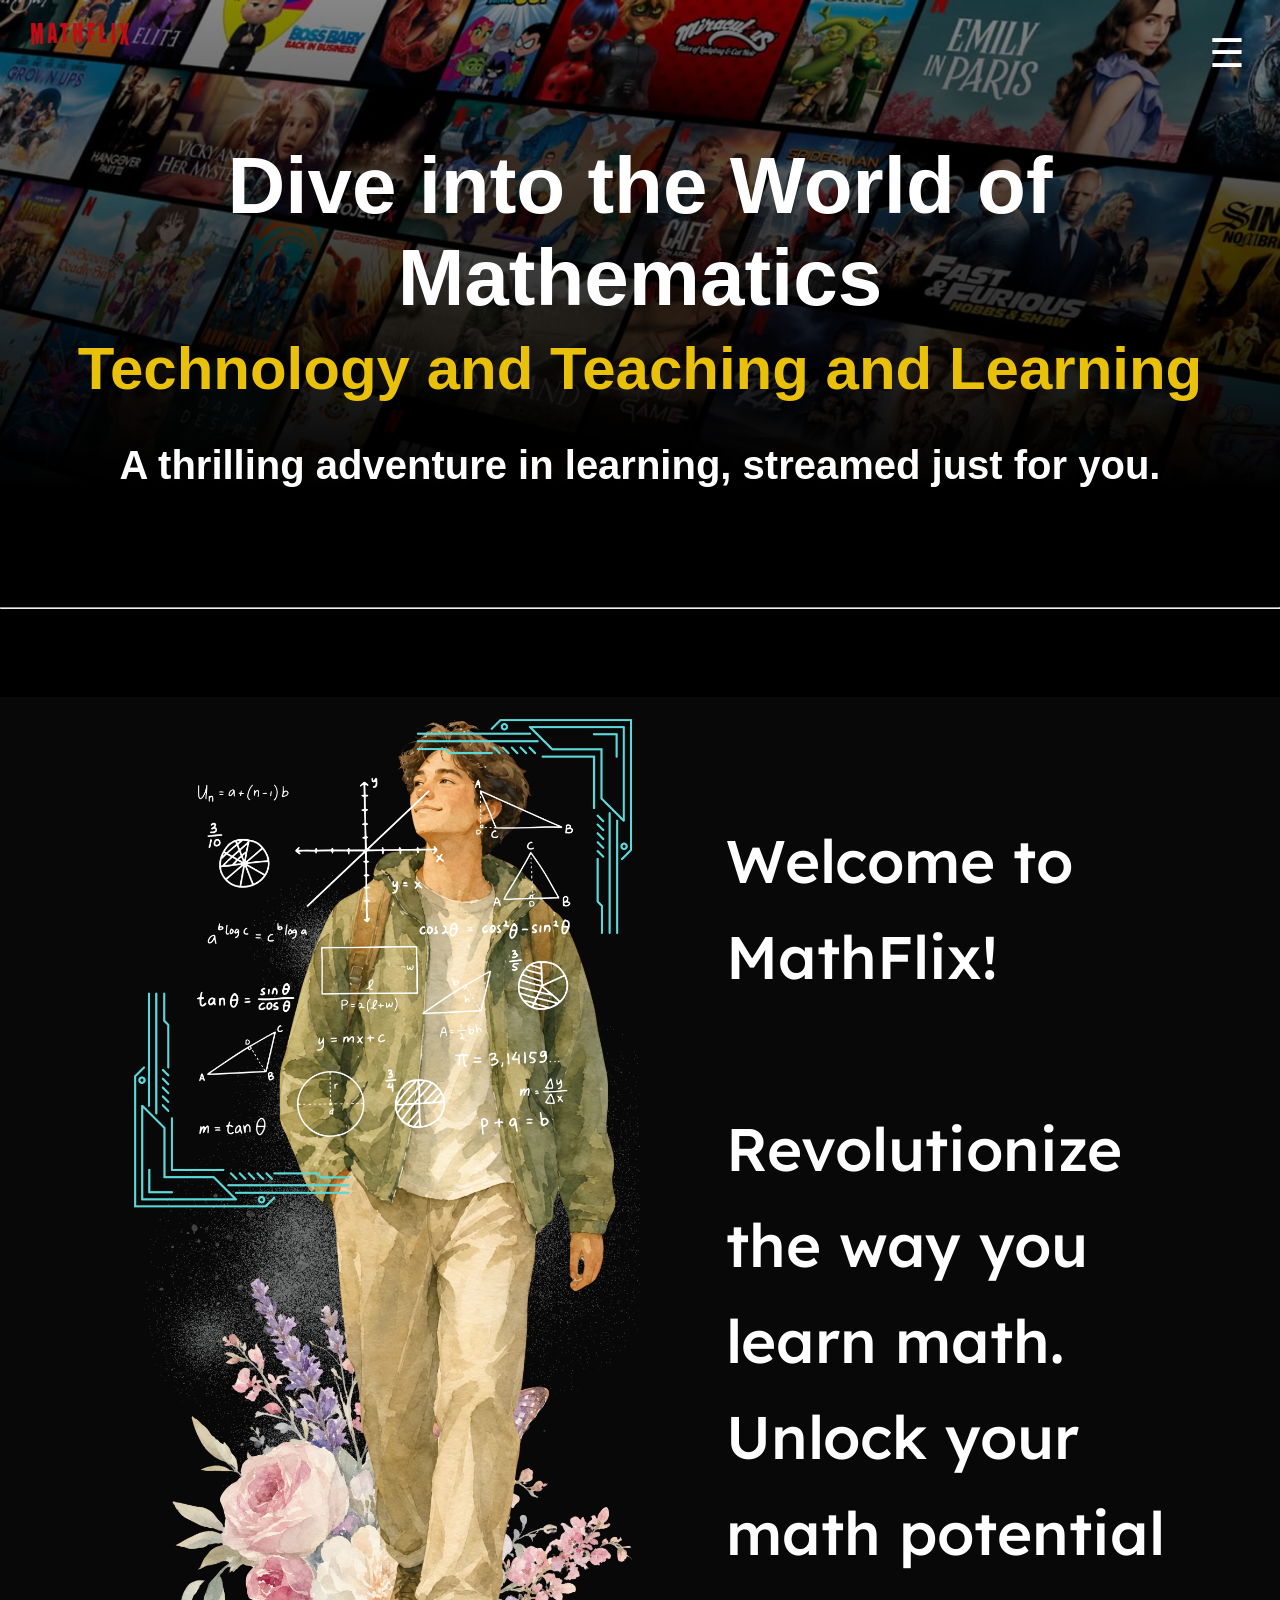
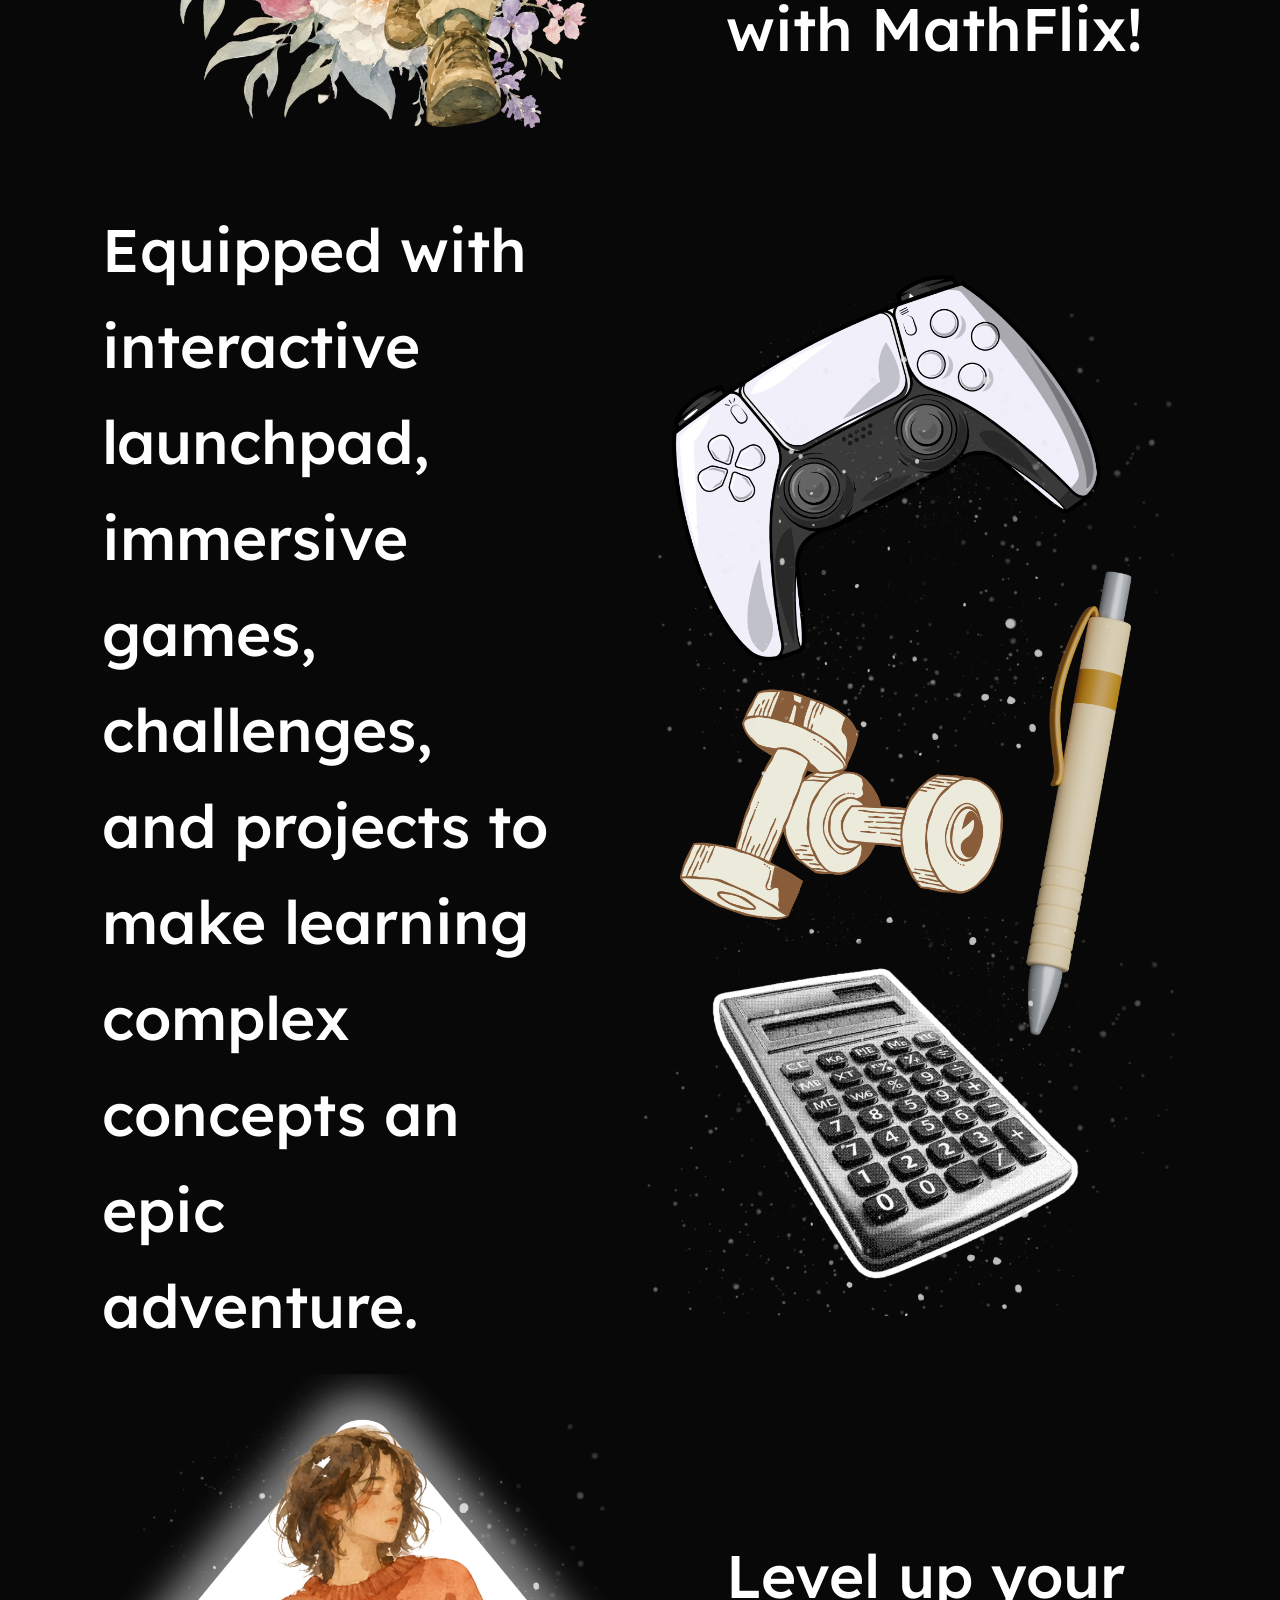
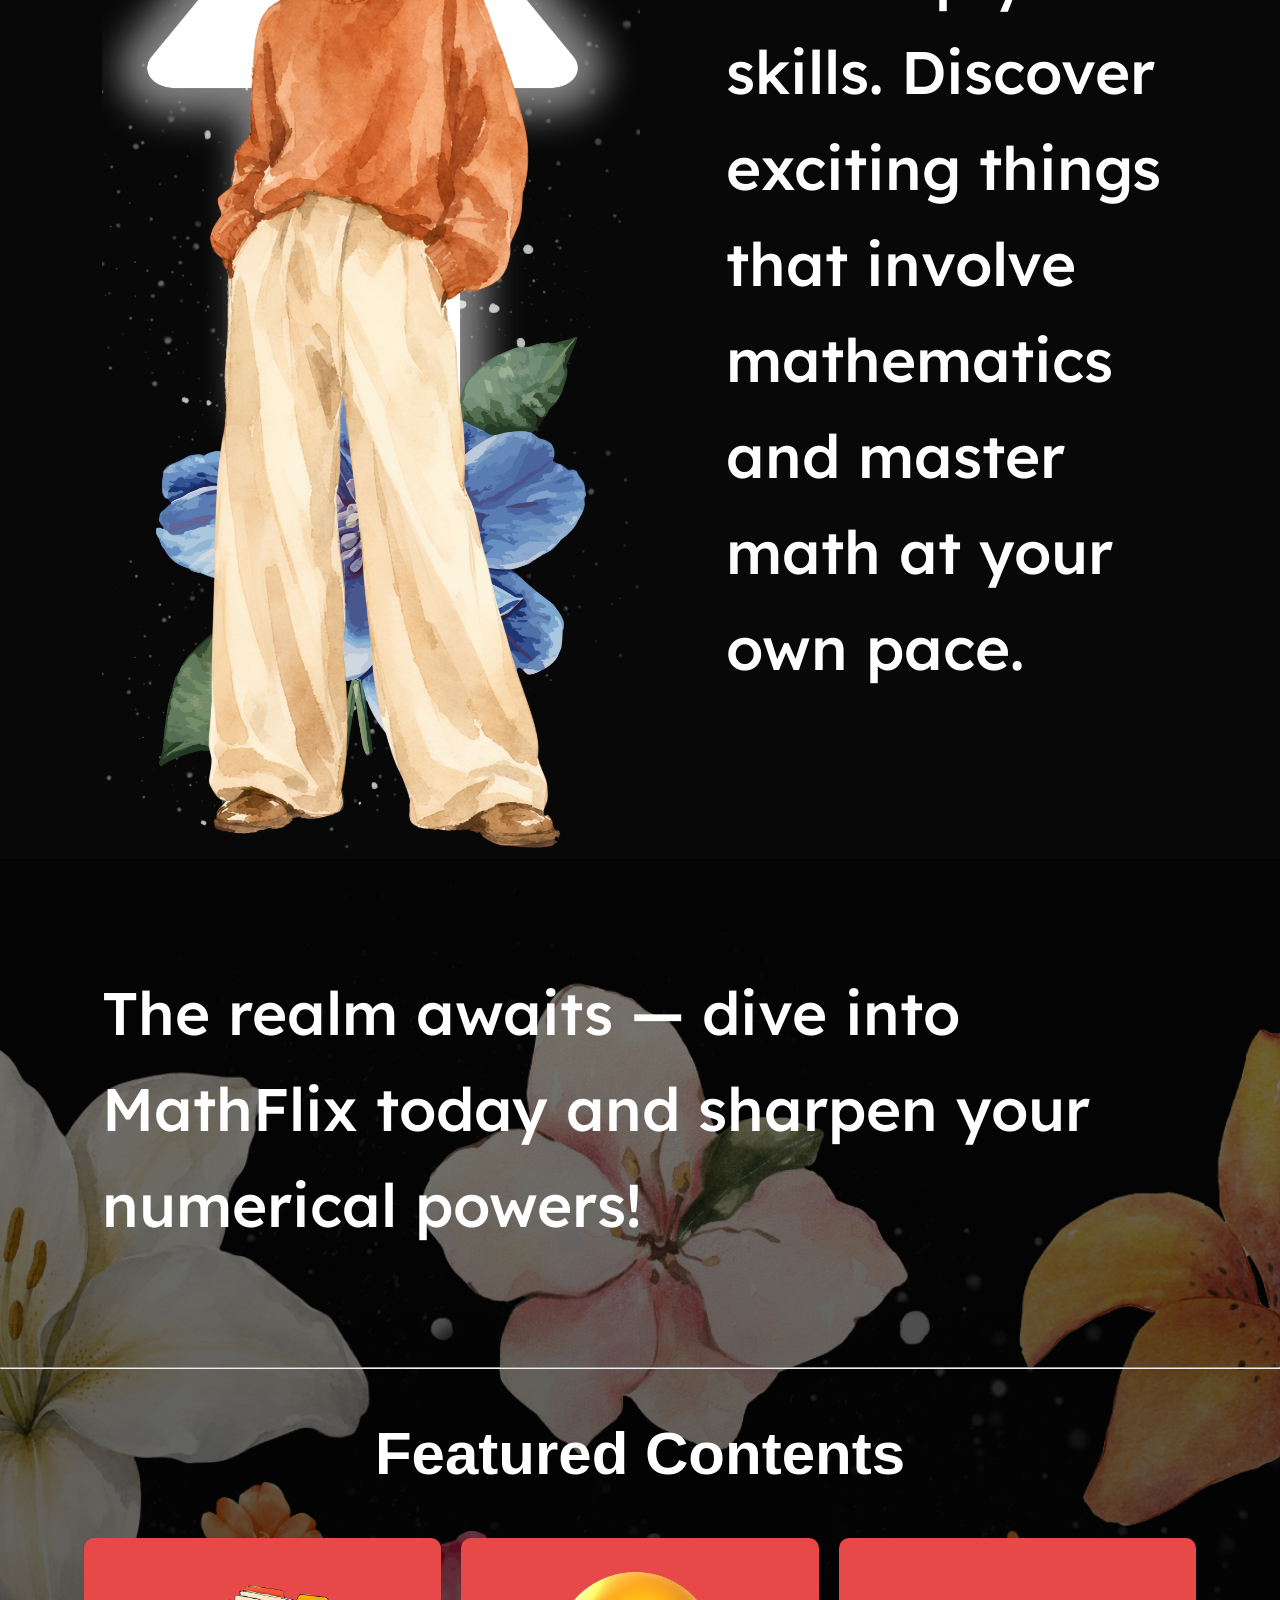
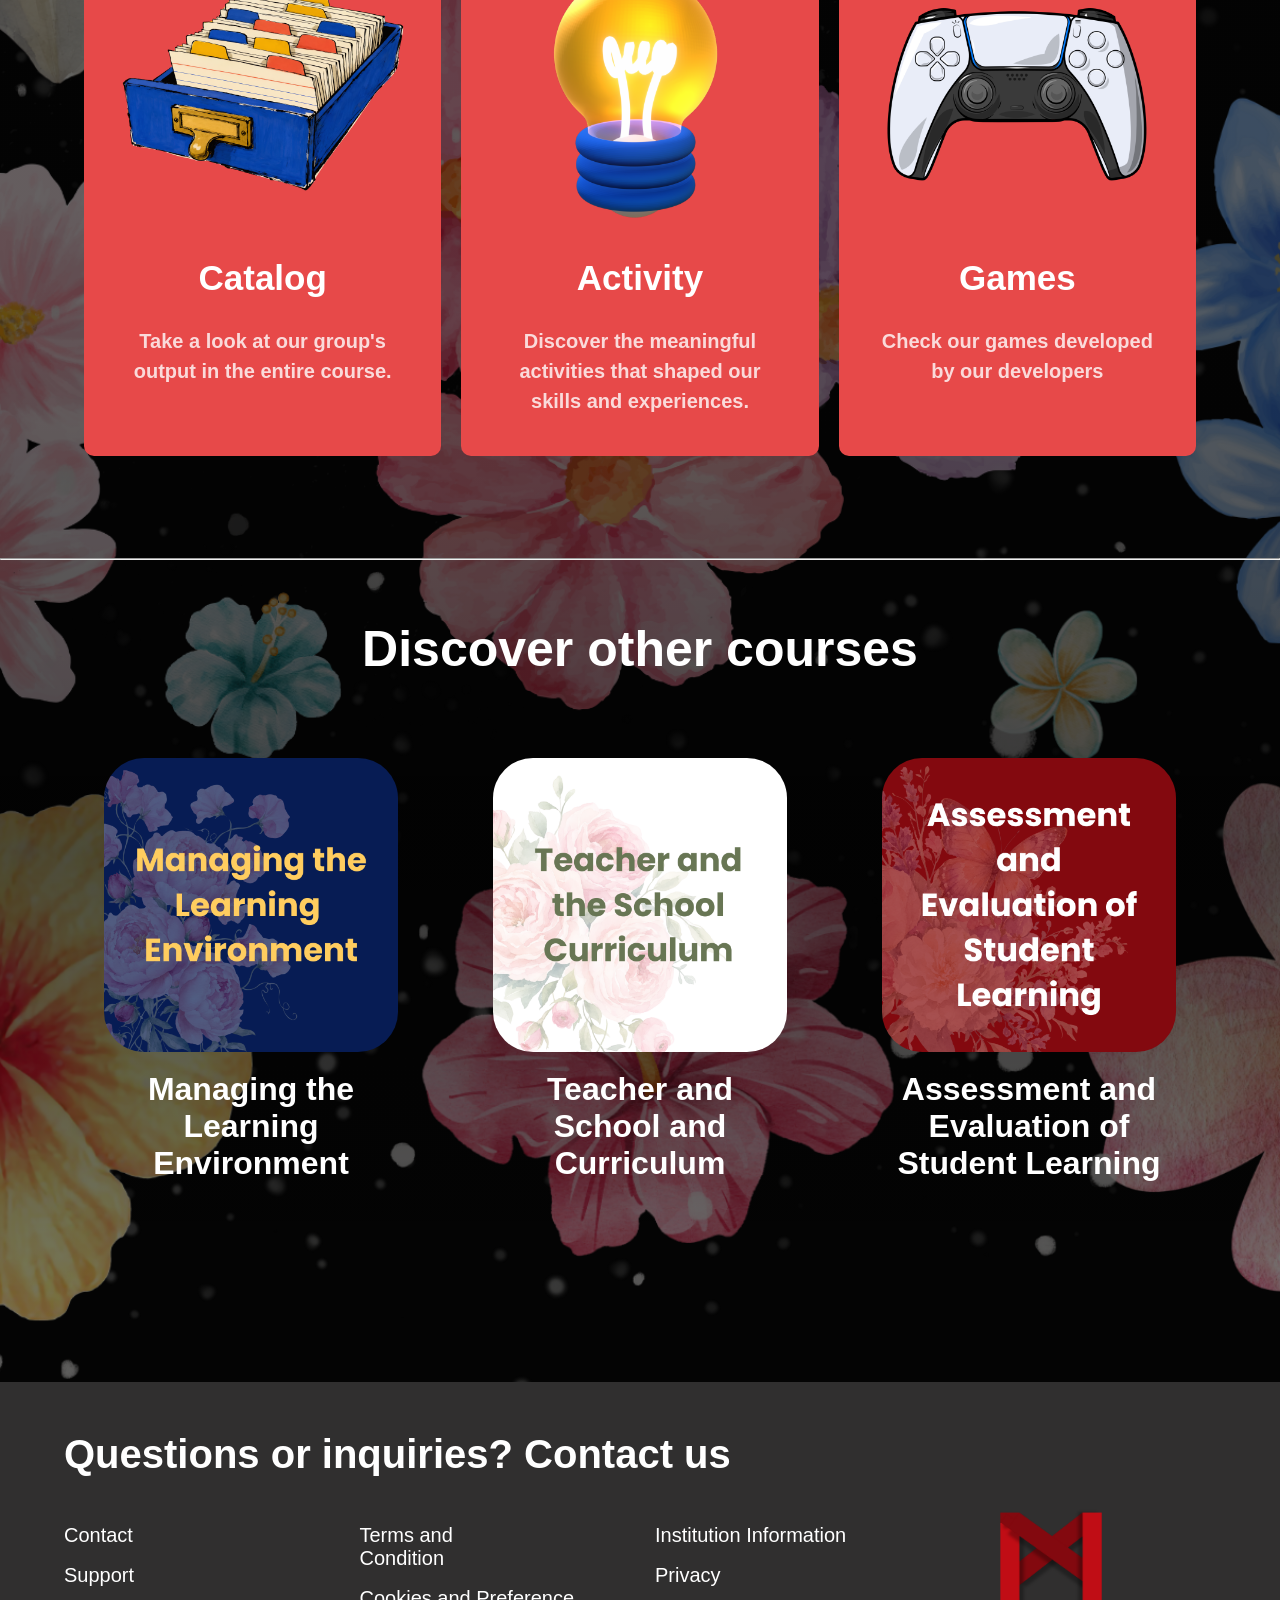
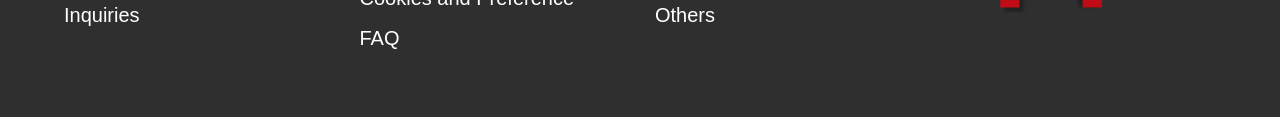
<file: index.html>
<!DOCTYPE html>
<html lang="en">

<head>
    <meta charset="UTF-8">
    <meta name="viewport" content="width=device-width, initial-scale=1.0">

    <link rel="stylesheet" href="Cascade/index.css">
    <link rel="icon" type="image/png" href="favicon.png">

    <!-- Fonts -->
    <link href="https://fonts.googleapis.com/css2?family=Bebas+Neue&display=swap" rel="stylesheet">
    <link href="https://fonts.googleapis.com/css2?family=Lexend+Deca:wght@100..900&display=swap" rel="stylesheet">
    <title>MathFlix - Home</title>
</head>

<body>
    <section id="f1">
        <img id="logo" src="logo 2.png" alt="MathFlix Logo">
        <a href="#" id="menuButton">☰</a>
        <nav id="nav1">
            <ul>
                <li class="but1"><a class="a1" href="index.html">Home</a></li>
                <li class="but1"><a class="a1" href="catalog.html">Catalog</a></li>
                <li class="but1"><a class="a1" href="activity.html">Activities</a></li>
                <li class="but1"><a class="a1" href="games.html">Games</a></li>
                <li class="but1"><a class="a1" href="settings.html">Settings</a></li>
                <li class="but1"><a class="a1" href="about.html">About</a></li>
            </ul>
        </nav>

        <h2>Dive into the World of Mathematics</h2>
        <h3>Technology and Teaching and Learning</h3>
        <h4>
            A thrilling adventure in learning, streamed just for you.
        </h4>
        <br>
        <br>
        <br>
        <br>
        <hr>
    </section>
    <section id="introduction">

        <div class="intro-section intro-left">
            <div class="intro-image">
                <img src="background/h1.png" alt="Learning mathematics">
            </div>
            <div class="intro-text">
                <p class="p1">
                    Welcome to MathFlix!<br><br>
                    Revolutionize the way you learn math.
                    Unlock your math potential with MathFlix!
                </p>
            </div>
        </div>
        <div class="intro-section intro-right">
            <div class="intro-image">
                <img src="background/h2.png" alt="Interactive mathematics learning">
            </div>
            <div class="intro-text">
                <p class="p2">
                    Equipped with interactive launchpad,
                    immersive games, challenges, and projects to make
                    learning complex concepts an epic adventure.
                </p>
            </div>
        </div>
        <div class="intro-section intro-left">
            <div class="intro-image">
                <img src="background/h3.png" alt="Mathematics skills">
            </div>

            <div class="intro-text">
                <p class="p3">
                    Level up your skills. Discover exciting things that involve mathematics and master math
                    at your own pace.
                </p>
            </div>
        </div>
        <section id="lower">
        <div class="intro-section intro-right">
            <div class="intro-text">
                <p class="p4">
                    The realm awaits — dive into MathFlix today
                    and sharpen your numerical powers!
                </p>
            </div>
        </div>
    <hr>
    <section id="featured">
        <h2>Featured Contents</h2>
            <div class="featured-container">
                <a href="catalog.html" class="featured-card">
                    <div class="featured-image"><img src="THomeF/13.png"></div>
                    <h3>Catalog</h3>
                    <p>Take a look at our group's output in the entire course.</p>
                </a>
                <a href="activity.html" class="featured-card">
                    <div class="featured-image"><img src="THomeF/14.png"></div>
                    <h3>Activity</h3>
                    <p>Discover the meaningful activities that shaped our skills and experiences.</p>
                </a>
                <a href="games.html" class="featured-card">
                    <div class="featured-image"><img src="THomeF/15.png"></div>
                    <h3>Games</h3>
                    <p>Check our games developed by our developers</p>
                </a>
            </div>
        </section>
        <br>
        <br>
        <br>
        <hr>
        <section id="courses">
            <h3>Discover other courses</h3>
            <div class="course-container">
                <a href="#" class="course-card">
                    <div class="course-image"><img src="CP/17.png"></div>
                    <h4>Managing the Learning Environment</h4>
                </a>
                <a href="#" class="course-card">
                    <div class="course-image"><img src="CP/18.png"></div>
                    <h4>Teacher and School and Curriculum</h4>
                </a>
                <a href="#" class="course-card">
                    <div class="course-image"><img src="CP/19.png"></div>
                    <h4>Assessment and Evaluation of Student Learning</h4>
                </a>
            </div>
        </section>
    </section>
    <section id="end">
        <div id="endpart">
            <h3>
                Questions or inquiries? Contact us
            </h3>
            <div class="e1">
                <ul>
                    <li>Contact</li>
                    <li>Support</li>
                    <li>Inquiries</li>
                </ul>
            </div>
            <div class="e2">
                <ul>
                    <li>Terms and <br>Condition</li>
                    <li>Cookies and Preference</li>
                    <li>FAQ</li>
                </ul>
            </div>
            <div class="e3">
                <ul>
                    <li>Institution Information</li>
                    <li>Privacy</li>
                    <li>Others</li>
                </ul>
            </div>
            <div class="e4">
                <img id="logoend" src="logo.png" alt="MathFlix Logo">
            </div>
        </div>
    </section>
    <script src="java/index.js"></script>
    </body>
</html>
</file>
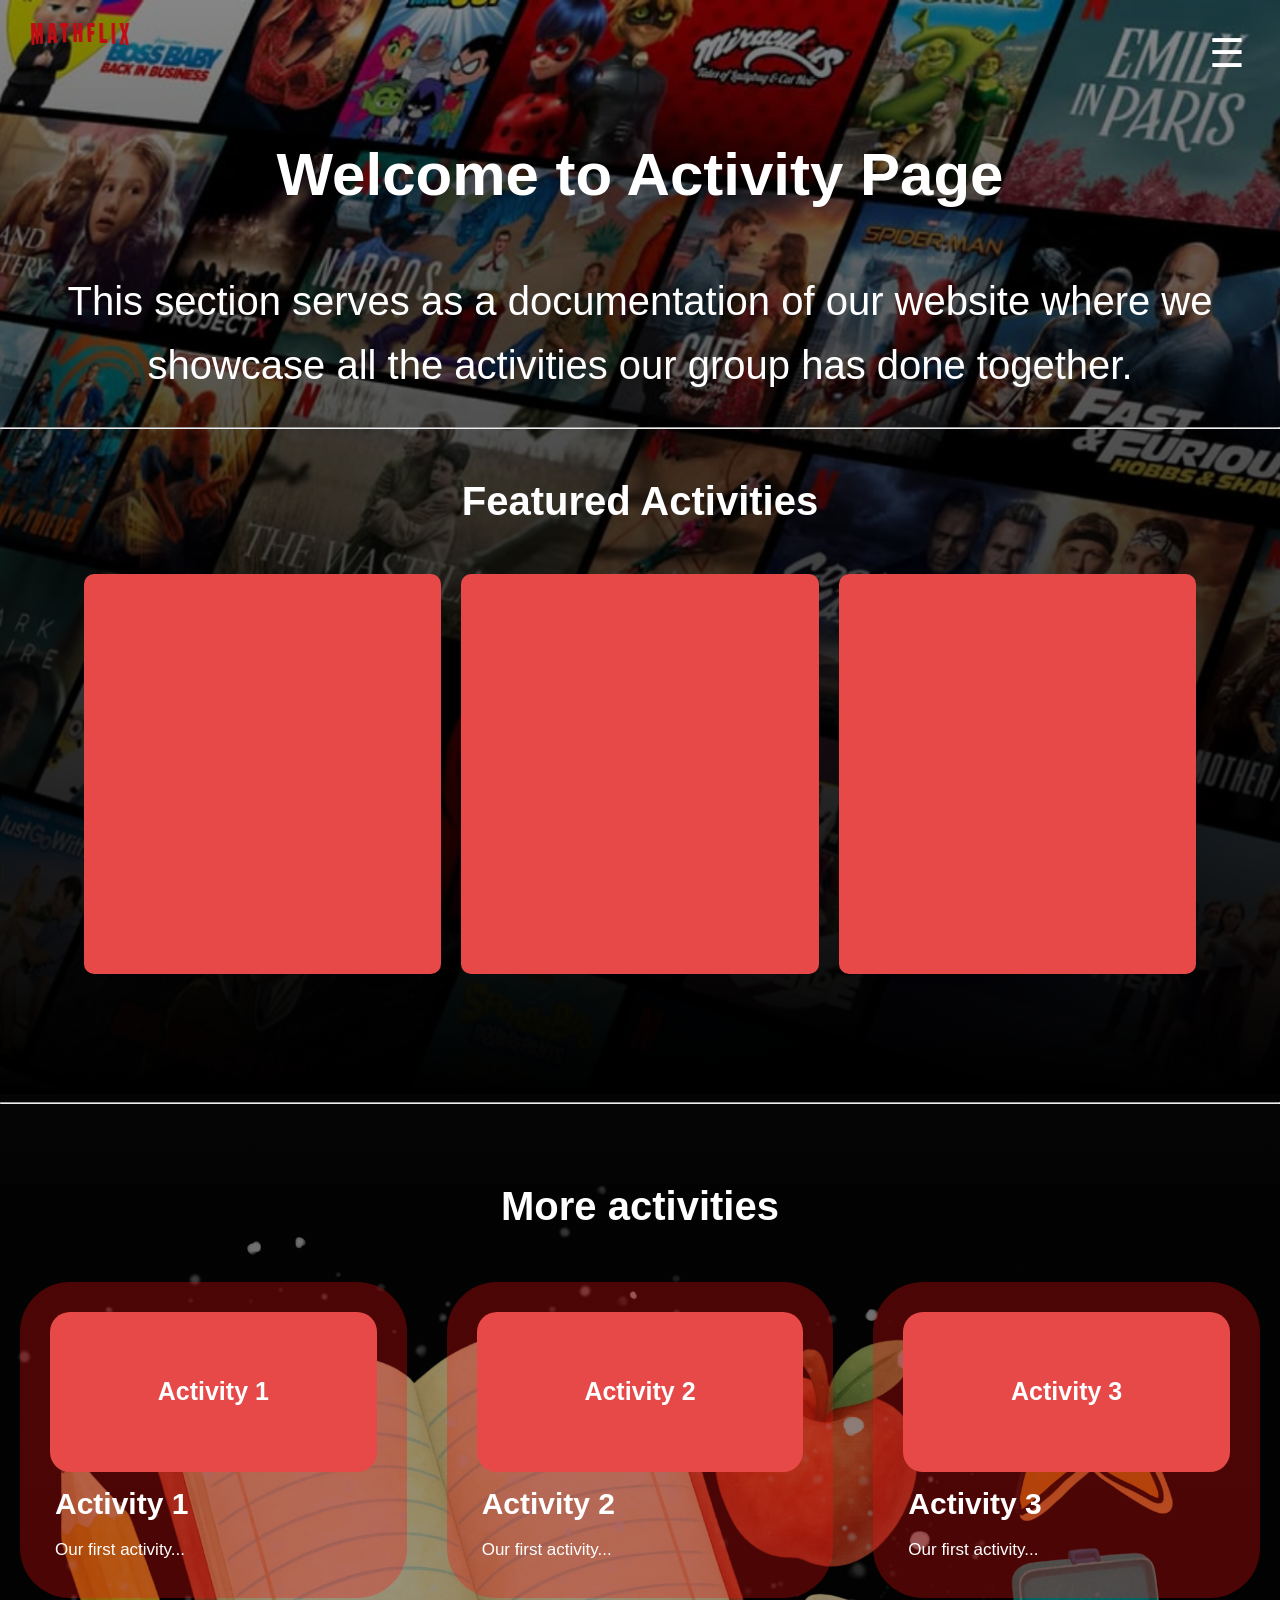
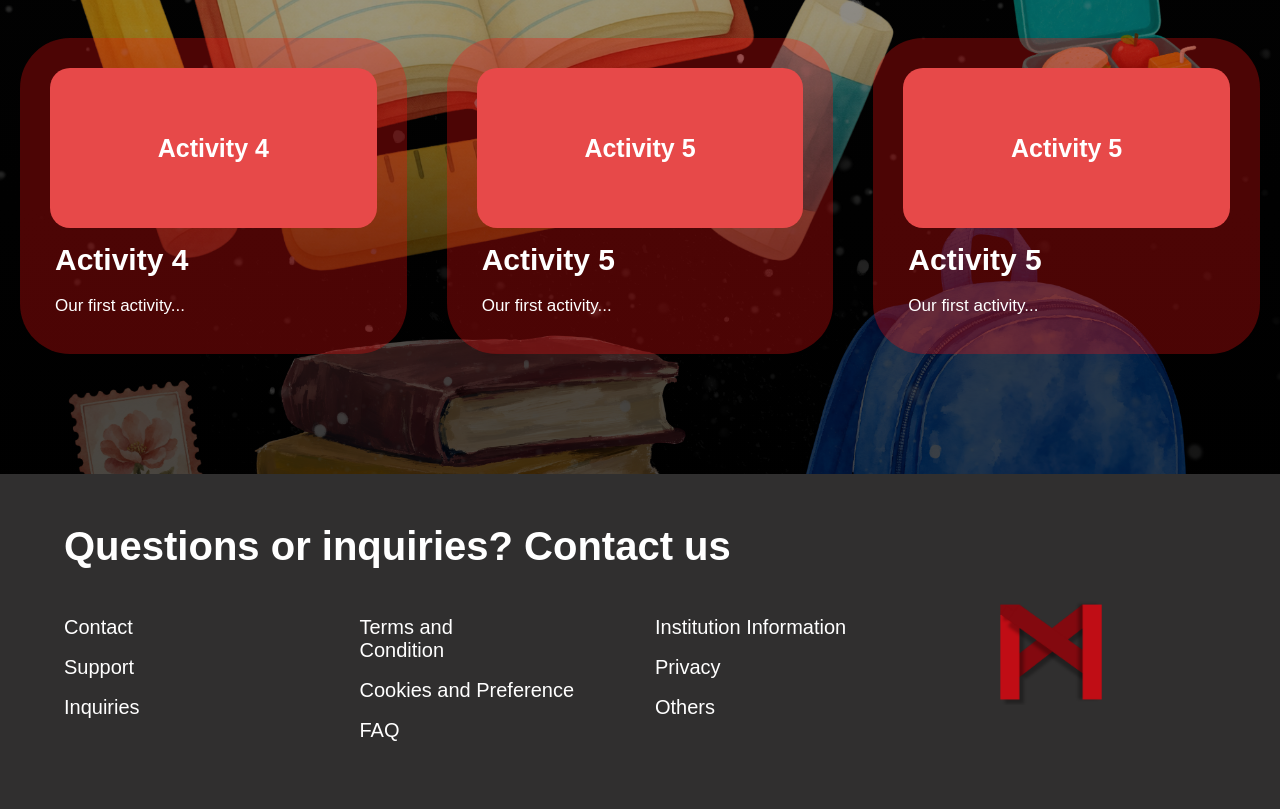
<file: activity.html>
<!DOCTYPE html>
<html lang="en">
    <head>
        <meta charset="UTF-8">
        <meta name="viewport" content="width=device-width, initial-scale=1.0">
        <link rel="stylesheet" href="Cascade/activity.css">
        <link rel="icon" type="image/png" href="favicon.png">
        <link href="https://fonts.googleapis.com/css2?family=Bebas+Neue&display=swap" rel="stylesheet">
        <link href="https://fonts.googleapis.com/css2?family=Lexend+Deca:wght@100..900&display=swap" rel="stylesheet">
        <title>MathFlix - Activity</title>
    </head>

    <body>
        <section id="intro">
            <img id="logo" src="logo 2.png">
            <a href="#" id="menuButton">☰</a>
            <nav id="nav1">
                <ul>
                    <li class="but1"><a class="a1" href="index.html">Home</a></li>
                    <li class="but1"><a class="a1" href="catalog.html">Catalog</a></li>
                    <li class="but1"><a class="a1" href="activity.html">Activities</a></li>
                    <li class="but1"><a class="a1" href="games.html">Games</a></li>
                    <li class="but1"><a class="a1" href="settings.html">Settings</a></li>
                    <li class="but1"><a class="a1" href="about.html">About</a></li>
                </ul>
            </nav>
            <h2 id="head">Welcome to Activity Page</h2>
            <p id="p1">
                This section serves as a documentation
                of our website where we showcase all the activities our
                group has done together.
            </p>
            <hr>

            <section id="featured">
                <h2>Featured Activities</h2>
                <div class="featured-container">
                    <div class="featured-card">
                        <div class="featured-image"></div>
                        <h3></h3>
                        <p></p>
                    </div>
                    <div class="featured-card">
                        <div class="featured-image"></div>
                        <h3></h3>
                        <p></p>
                    </div>
                    <div class="featured-card">
                        <div class="featured-image"></div>
                        <h3></h3>
                        <p></p>
                    </div>
                </div>
            </section>
        </section>

        <hr>
        <section id="lower">
        <h2 id="p2">More activities</h2>
        <section id="activities">
            <div id="f1" class="activity">
                <div class="activity-box">Activity 1</div>
                <div class="activity-info">
                    <h2>Activity 1</h2>
                    <p>Our first activity...</p>
                </div>
            </div>
            <div id="f1" class="activity">
                <div class="activity-box">Activity 2</div>
                <div class="activity-info">
                    <h2>Activity 2</h2>
                    <p>Our first activity...</p>
                </div>
            </div>
            <div id="f1" class="activity">
                <div class="activity-box">Activity 3</div>
                <div class="activity-info">
                    <h2>Activity 3</h2>
                    <p>Our first activity...</p>
                </div>
            </div>
            <div id="f1" class="activity">
                <div class="activity-box">Activity 4</div>
                <div class="activity-info">
                    <h2>Activity 4</h2>
                    <p>Our first activity...</p>
                </div>
            </div>
            <div id="f1" class="activity">
                <div class="activity-box">Activity 5</div>
                <div class="activity-info">
                    <h2>Activity 5</h2>
                    <p>Our first activity...</p>
                </div>
            </div>
            <div id="f1" class="activity">
                <div class="activity-box">Activity 5</div>
                <div class="activity-info">
                    <h2>Activity 5</h2>
                    <p>Our first activity...</p>
                </div>
            </div>
            </section>
        </section>
        <section id="end">
            <div id="endpart">
            <h3>Questions or inquiries? Contact us</h3>
                <div class="e1">
                <ul>
                    <li>Contact</li>
                    <li>Support</li>
                    <li>Inquiries</li>
                </ul>
                </div>
                <div class="e2">
                    <ul>
                        <li>Terms and <br>Condition</li>
                        <li>Cookies and Preference</li>
                        <li>FAQ</li>
                    </ul>
                </div>
                <div class="e3">
                    <ul>
                        <li>Institution Information</li>
                        <li>Privacy</li>
                        <li>Others</li>
                    </ul>
                </div>
                <div class="e4">
                    <img id="logoend" src="logo.png">
                </div>
            </div>
        </section>

        <script src="java/activity.js"></script>

    </body>
</html>
</file>
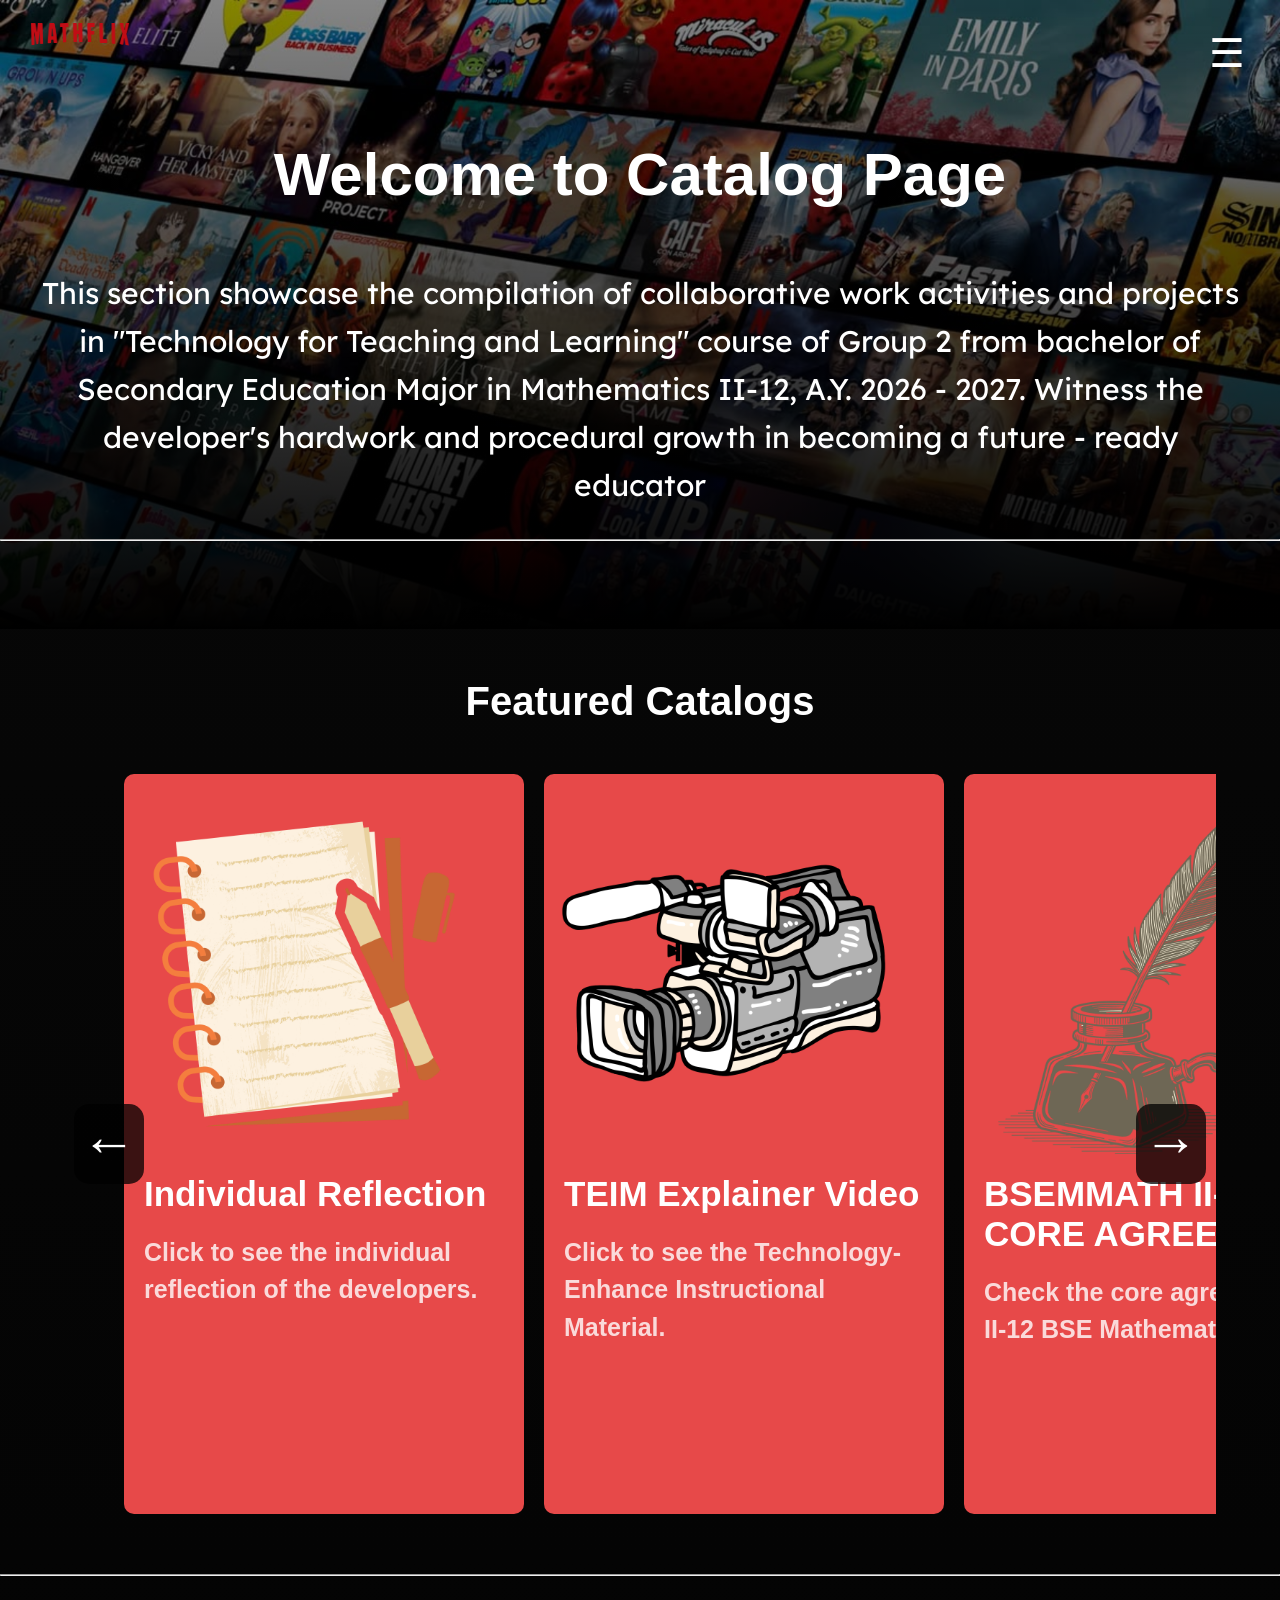
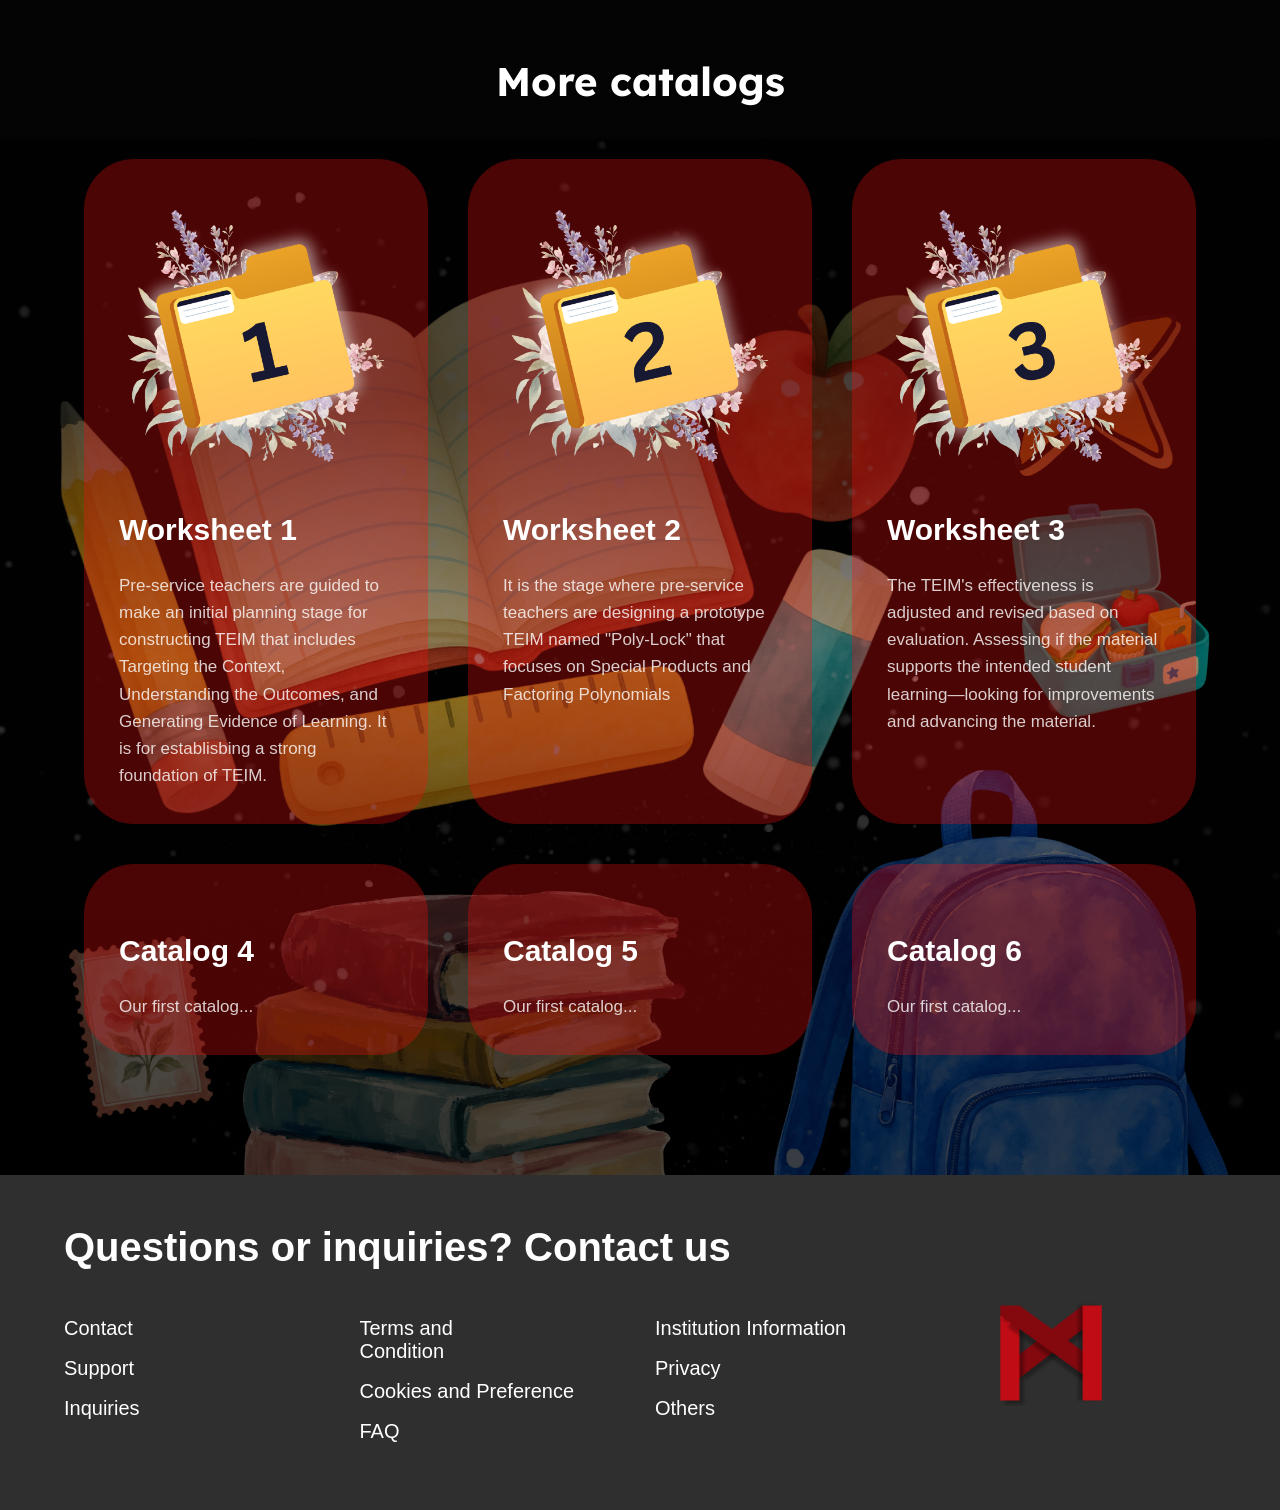
<file: catalog.html>
<!DOCTYPE html>
<html lang="en">
    <head>
        <meta charset="UTF-8">
        <meta name="viewport" content="width=device-width, initial-scale=1.0">
        <link rel="stylesheet" href="Cascade/catalog.css">
        <link rel="icon" type="image/png" href="favicon.png">
        <link href="https://fonts.googleapis.com/css2?family=Bebas+Neue&display=swap" rel="stylesheet">
        <link href="https://fonts.googleapis.com/css2?family=Lexend+Deca:wght@100..900&display=swap" rel="stylesheet">
        <title>MathFlix - Catalog</title>
    </head>
    <body>
        <body>
        <section id="intro">
            <img id="logo" src="logo 2.png">
            <a href="#" id="menuButton">☰</a>
            <nav id="nav1">
                <ul>
                    <li class="but1"><a class="a1" href="index.html">Home</a></li>
                    <li class="but1"><a class="a1" href="catalog.html">Catalog</a></li>
                    <li class="but1"><a class="a1" href="activity.html">Activities</a></li>
                    <li class="but1"><a class="a1" href="games.html">Games</a></li>
                    <li class="but1"><a class="a1" href="settings.html">Settings</a></li>
                    <li class="but1"><a class="a1" href="about.html">About</a></li>
                </ul>
            </nav>
            <h2 id="head">Welcome to Catalog Page</h2>
            <p id="p1">
                This section showcase the compilation of collaborative work activities
                and projects in "Technology for Teaching and Learning" course of Group 2
                from bachelor of Secondary Education Major in Mathematics II-12, A.Y. 2026 - 2027. Witness
                the developer's hardwork and procedural growth in becoming a future - ready educator
            </p>
            <hr>
        </section>
        <section id="featured">
    <h2>Featured Catalogs</h2>
    <div class="featured-carousel">
    <button class="featured-btn left" id="featuredLeft">←</button>
    <div class="featured-container">
        <a href="catcon/Indiv.html" class="featured-card">
            <div class="featured-image">
                <img src="TAE/7.png" alt="Individual Reflection">
            </div>
            <h3>Individual Reflection</h3>
            <p>Click to see the individual reflection of the developers.</p>
        </a>
        <a href="catcon/Explainer.html" class="featured-card">
            <div class="featured-image">
                <img src="TAE/8.png" alt="">
            </div>
            <h3>TEIM Explainer Video</h3>
            <p>Click to see the Technology-Enhance Instructional Material.</p>
        </a>

        <a href="https://docs.google.com/document/d/1ol8xPxNab0_xh9RrNTR3V8feF2Hr-F3iQJebPCYuIis/edit?usp=drivesdk" class="featured-card">
            <div class="featured-image">
                <img src="TAE/9.png" alt="">
            </div>
            <h3>BSEMMATH II-12 CORE AGREEMENT</h3>
            <p>Check the core agreement of II-12 BSE Mathematics.</p>
        </a>

        <a href="catcon/TEIM.html" class="featured-card">
            <div class="featured-image">
                <img src="TAE/teim.png" alt="">
            </div>
            <h3>Technology-Enhanced Instructional Material</h3>
            <p>Experience the technology-enhanced instructional material integrated in this website.</p>
        </a>
    </div>
    <button class="featured-btn right" id="featuredRight">→</button>
    </div>
    </section>

        <hr>

        <h2 id="p2">More catalogs</h2>
        <section id="lower">
        <section id="activities">
            <div id="f1" class="activity">
                <a href="catcon/ws1.html" class="activity-box"><img src="THomeF/10.png" alt="Catalog 1"></a>
                <div class="activity-info">
                    <h2>Worksheet 1</h2>
                    <p>Pre-service teachers are guided to make an initial planning stage for constructing TEIM that includes Targeting the Context, Understanding the Outcomes, 
                        and Generating Evidence of Learning. It is for establisbing a strong foundation of TEIM. </p>
                </div>
            </div>
            <div id="f1" class="activity">
                <a href="catcon/ws2.html" class="activity-box"><img src="THomeF/11.png" alt="Catalog 1"></a>
                <div class="activity-info">
                    <h2>Worksheet 2</h2>
                    <p>It is the stage where pre-service teachers are designing a prototype TEIM named "Poly-Lock" that focuses on Special Products and Factoring Polynomials</p>
                </div>
            </div>
            <div id="f1" class="activity">
                <a href="catcon/ws3.html" class="activity-box"><img src="THomeF/12.png" alt="Catalog 1"></a>
                <div class="activity-info">
                    <h2>Worksheet 3</h2>
                    <p>The TEIM's effectiveness is adjusted and revised based on evaluation. Assessing if the material 
                        supports the intended student learning—looking for improvements and advancing the material.</p>
                </div>
            </div>
            <div id="f1" class="activity">
                <a href="" class="activity-box"></a>
                <div class="activity-info">
                    <h2>Catalog 4</h2>
                    <p>Our first catalog...</p>
                </div>
            </div>
            <div id="f1" class="activity">
                <a href="" class="activity-box"></a>
                <div class="activity-info">
                    <h2>Catalog 5</h2>
                    <p>Our first catalog...</p>
                </div>
            </div>
            <div id="f1" class="activity">
                <a href="" class="activity-box"></a>
                <div class="activity-info">
                    <h2>Catalog 6</h2>
                    <p>Our first catalog...</p>
                </div>
            </div>
            </section>
        </section>
        <section id="end">
            <div id="endpart">
            <h3>Questions or inquiries? Contact us</h3>
                <div class="e1">
                <ul>
                    <li>Contact</li>
                    <li>Support</li>
                    <li>Inquiries</li>
                </ul>
                </div>
                <div class="e2">
                    <ul>
                        <li>Terms and <br>Condition</li>
                        <li>Cookies and Preference</li>
                        <li>FAQ</li>
                    </ul>
                </div>
                <div class="e3">
                    <ul>
                        <li>Institution Information</li>
                        <li>Privacy</li>
                        <li>Others</li>
                    </ul>
                </div>
                <div class="e4">
                    <img id="logoend" src="logo.png">
                </div>
            </div>
        </section>

        <script src="java/catalog.js"></script>
    </body>
</html>
</file>
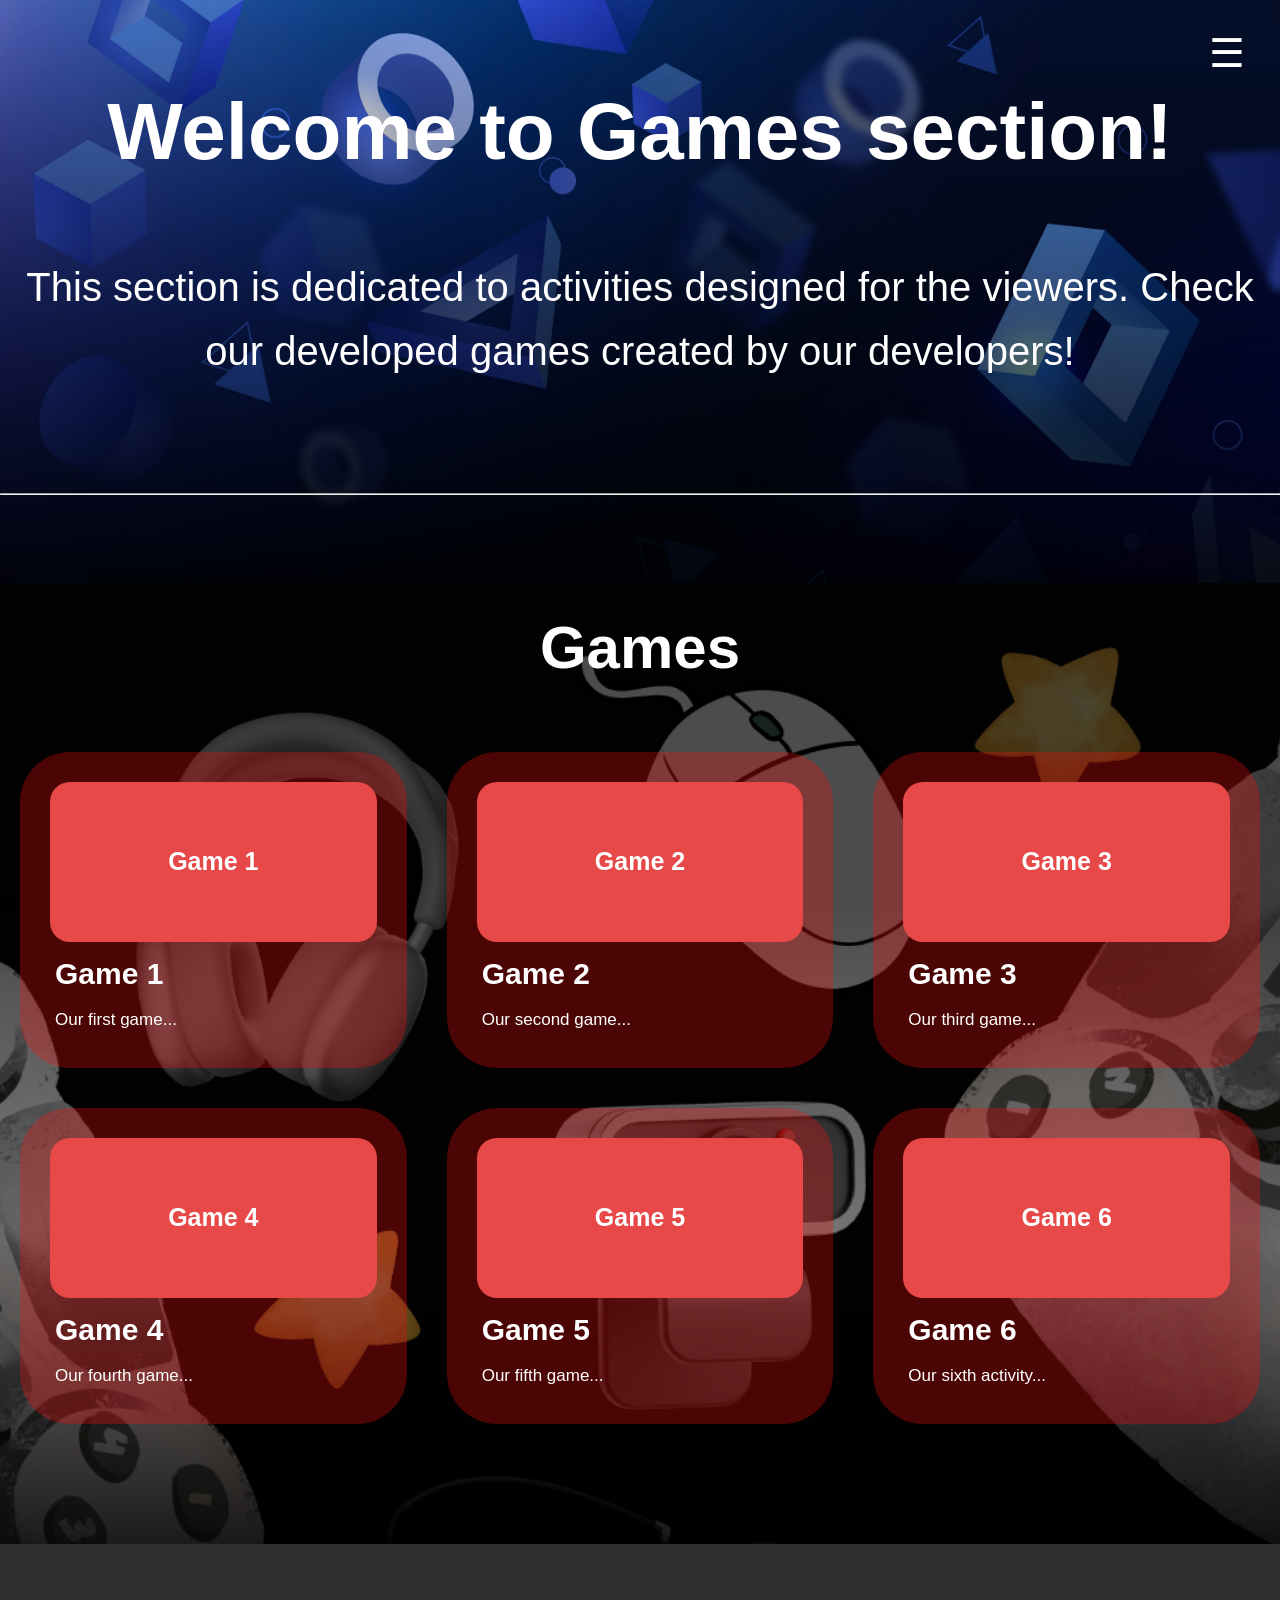
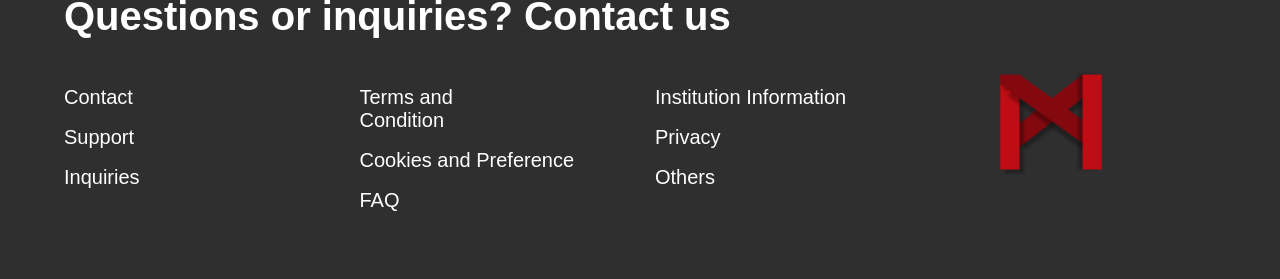
<file: games.html>
<!DOCTYPE html>
<html lang="en">
    <head>
        <meta charset="UTF-8">
        <meta name="viewport" content="width=device-width, initial-scale=1.0">
        <link rel="stylesheet" href="Cascade/games.css">

        <link href="https://fonts.googleapis.com/css2?family=Bebas+Neue&display=swap" rel="stylesheet">
        <link href="https://fonts.googleapis.com/css2?family=Lexend+Deca:wght@100..900&display=swap" rel="stylesheet">
        <title>MathFlix - Games</title>
    </head>
    <body>
        <section id="top">
            <h4 id="logo"></h4>
            <a href="#" id="menuButton">☰</a>

            <nav id="nav1">
                <ul>
                    <li class="but1"><a class="a1" href="index.html">Home</a></li>
                    <li class="but1"><a class="a1" href="catalog.html">Catalog</a></li>
                    <li class="but1"><a class="a1" href="activity.html">Activities</a></li>
                    <li class="but1"><a class="a1" href="games.html">Games</a></li>
                    <li class="but1"><a class="a1" href="settings.html">Settings</a></li>
                    <li class="but1"><a class="a1" href="about.html">About</a></li>
                </ul>
            </nav>
            
            <h2>Welcome to Games section!</h2>
            
            <p>This section is dedicated to activities designed for the viewers. Check our developed games created by
                our developers!
            </p>
            
             <hr>
        </section>
        <section id="lower">
        <!--game section-->
        <section id="middle">
        <h2 id="p2">Games</h2>
        <section id="activities">
            <div id="f1" class="activity">
                <div class="activity-box">Game 1</div>
                <div class="activity-info">
                    <h2>Game 1</h2>
                    <p>Our first game...</p>
                </div>
            </div>
            <div id="f1" class="activity">
                <div class="activity-box">Game 2</div>
                <div class="activity-info">
                    <h2>Game 2</h2>
                    <p>Our second game...</p>
                </div>
            </div>
            <div id="f1" class="activity">
                <div class="activity-box">Game 3</div>
                <div class="activity-info">
                    <h2>Game 3</h2>
                    <p>Our third game...</p>
                </div>
            </div>
            <div id="f1" class="activity">
                <div class="activity-box">Game 4</div>
                <div class="activity-info">
                    <h2>Game 4</h2>
                    <p>Our fourth game...</p>
                </div>
            </div>
            <div id="f1" class="activity">
                <div class="activity-box">Game 5</div>
                <div class="activity-info">
                    <h2>Game 5</h2>
                    <p>Our fifth game...</p>
                </div>
            </div>
            <div id="f1" class="activity">
                <div class="activity-box">Game 6</div>
                <div class="activity-info">
                    <h2>Game 6</h2>
                    <p>Our sixth activity...</p>
                </div>
            </div>
            </section>
        <section id="end">
            <div id="endpart">
            <h3>Questions or inquiries? Contact us</h3>
                <div class="e1">
                <ul>
                    <li>Contact</li>
                    <li>Support</li>
                    <li>Inquiries</li>
                </ul>
                </div>
                <div class="e2">
                    <ul>
                        <li>Terms and <br>Condition</li>
                        <li>Cookies and Preference</li>
                        <li>FAQ</li>
                    </ul>
                </div>
                <div class="e3">
                    <ul>
                        <li>Institution Information</li>
                        <li>Privacy</li>
                        <li>Others</li>
                    </ul>
                </div>
                <div class="e4">
                    <img id="logoend" src="logo.png">
                </div>
            </div>
        </section>
        </section>
        </section>
        <script src="java/games.js"></script>
    </body>
</html>
</file>
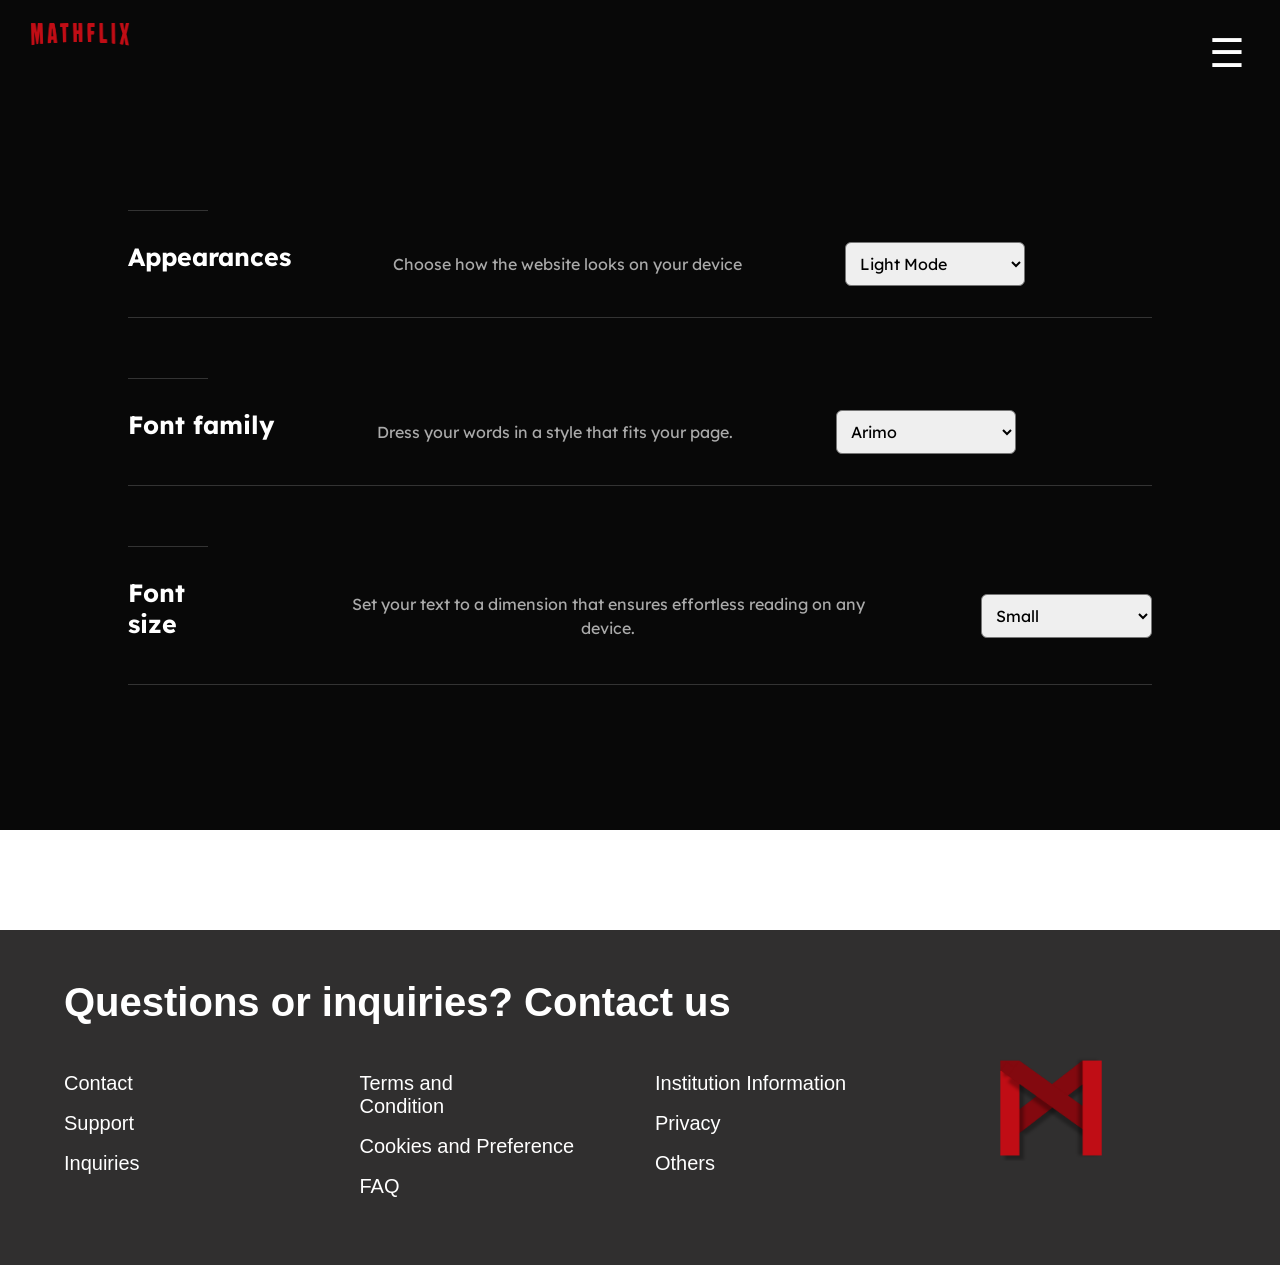
<file: settings.html>
<!DOCTYPE html>
<html lang="en">
    <head>
        <meta charset="UTF-8">
        <meta name="viewport" content="width=device-width, initial-scale=1.0">
        <link rel="stylesheet" href="Cascade/settings.css">
        <link rel="icon" type="image/png" href="favicon.png">
        <link href="https://fonts.googleapis.com/css2?family=Bebas+Neue&display=swap" rel="stylesheet">
        <link href="https://fonts.googleapis.com/css2?family=Lexend+Deca:wght@100..900&display=swap" rel="stylesheet">
        <title>Settings</title>
    </head>
    <body>
        <section id="f1">
        <img id="logo" src="logo 2.png" alt="MathFlix Logo">
        <a href="#" id="menuButton">☰</a>

        <nav id="nav1">
            <ul>
                <li class="but1">
                    <a class="a1" href="index.html">Home</a>
                </li>

                <li class="but1">
                    <a class="a1" href="catalog.html">Catalog</a>
                </li>

                <li class="but1">
                    <a class="a1" href="activity.html">Activities</a>
                </li>

                <li class="but1">
                    <a class="a1" href="games.html">Games</a>
                </li>

                <li class="but1">
                    <a class="a1" href="settings.html">Settings</a>
                </li>

                <li class="but1">
                    <a class="a1" href="about.html">About</a>
                </li>
            </ul>
        </nav>
        </section>
        <section id="appearance">
            <div class="icon1">
                <img>
            </div>
            <div class="para1">
                <h3>Appearances</h3>
                <p>Choose how the website looks on your device</p>
                <select id="theme">
                    <option value="LM">Light Mode</option>
                    <option value="DM">Dark Mode</option>
                </select>
            </div>
            <div class="icon2">
                <img>
            </div>
            <div class="para2">
                <h3>Font family</h3>
                <p>Dress your words in a style that fits your page.</p>
                <select id="font">
                    <option value="Arimo">Arimo</option>
                    <option value="Lexend">Lexend</option>
                </select>
            </div>
            <div class="icon3">
                <img>
            </div>
            <div class="para3">
                <h3>Font size</h3>
                <p>Set your text to a dimension that ensures effortless reading on any device.</p>
                <select id="fsize">
                    <option value="S">Small</option>
                    <option value="M">Medium</option>
                    <option value="L">Large</option>
                </select>
            </div>
        </section>

        <section id="end">
        <div id="endpart">
            <h3>
                Questions or inquiries? Contact us
            </h3>
            <div class="e1">
                <ul>
                    <li>Contact</li>
                    <li>Support</li>
                    <li>Inquiries</li>
                </ul>
            </div>
            <div class="e2">
                <ul>
                    <li>Terms and <br>Condition</li>
                    <li>Cookies and Preference</li>
                    <li>FAQ</li>
                </ul>
            </div>
            <div class="e3">
                <ul>
                    <li>Institution Information</li>
                    <li>Privacy</li>
                    <li>Others</li>
                </ul>
            </div>
            <div class="e4">
                <img id="logoend" src="logo.png" alt="MathFlix Logo">
            </div>
        </div>
    </section>

    <script src="java/settings.js"></script>
    </body>
</html>
</file>
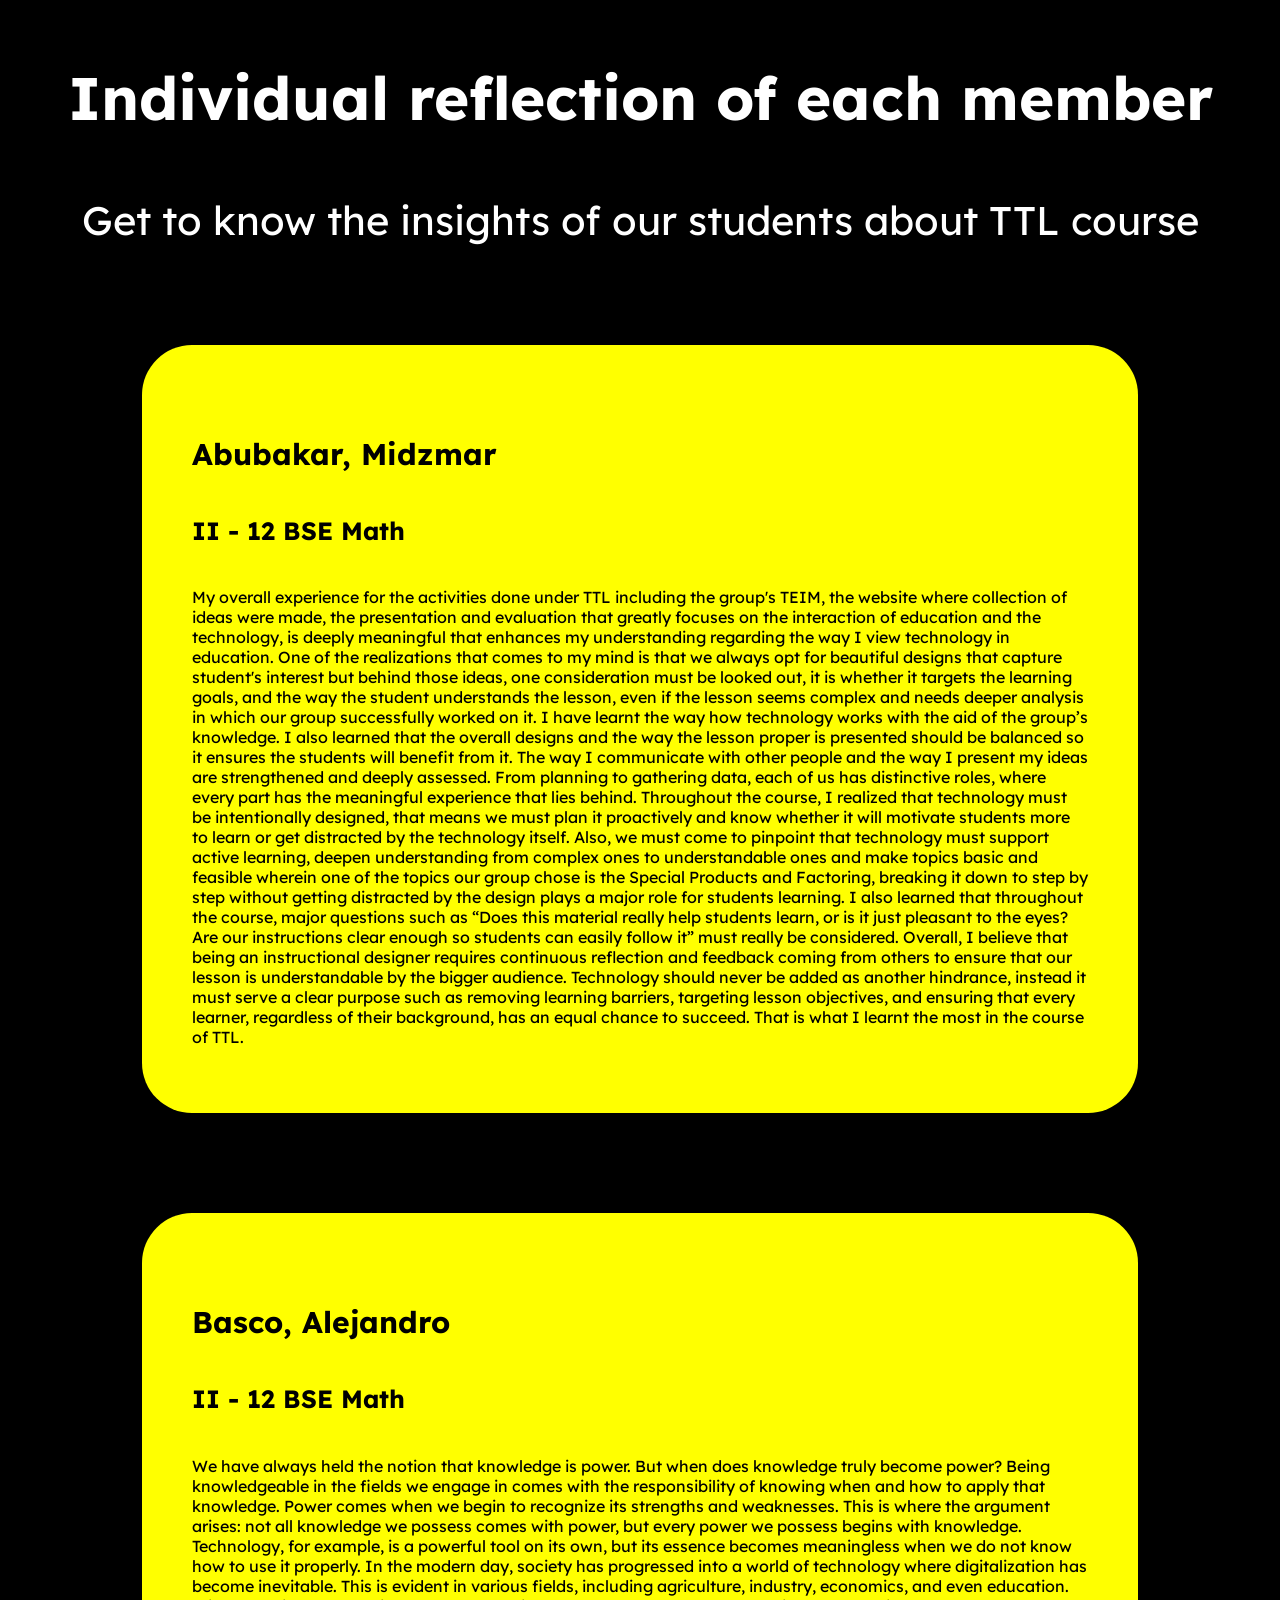
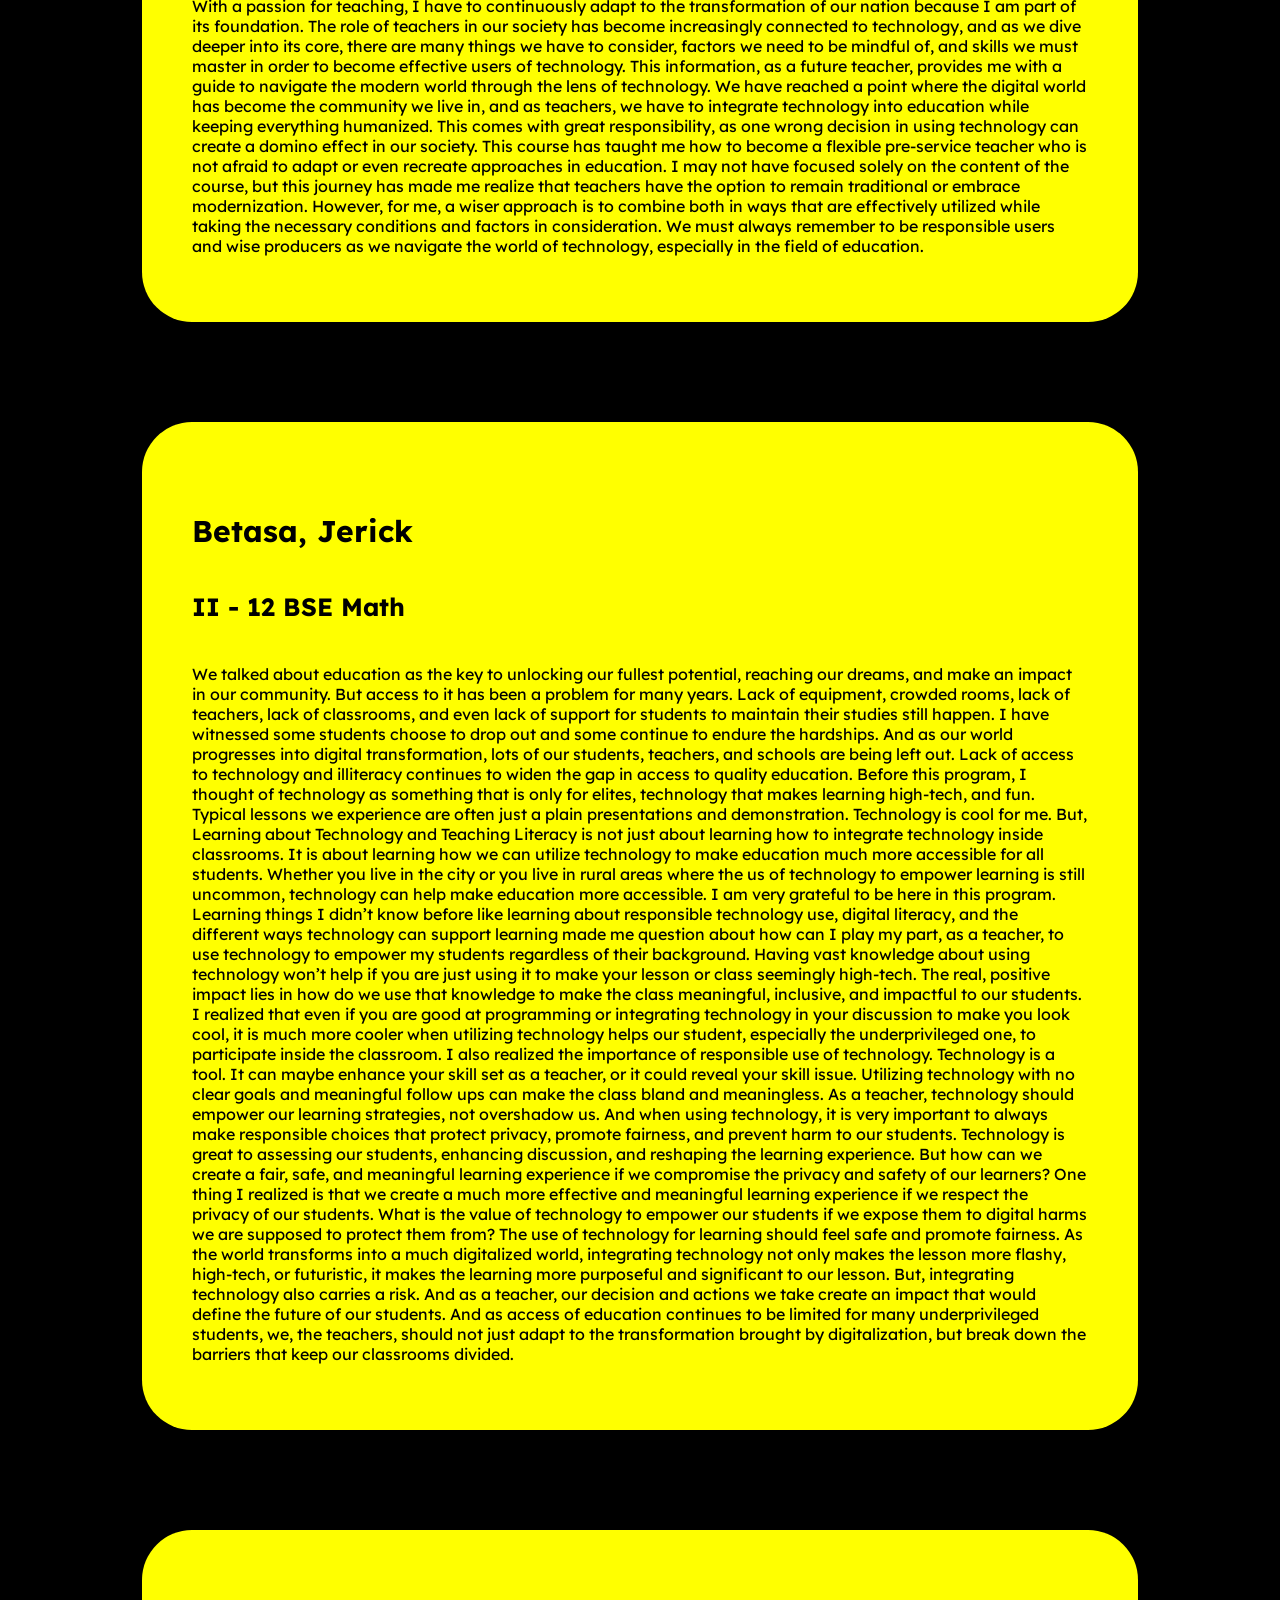
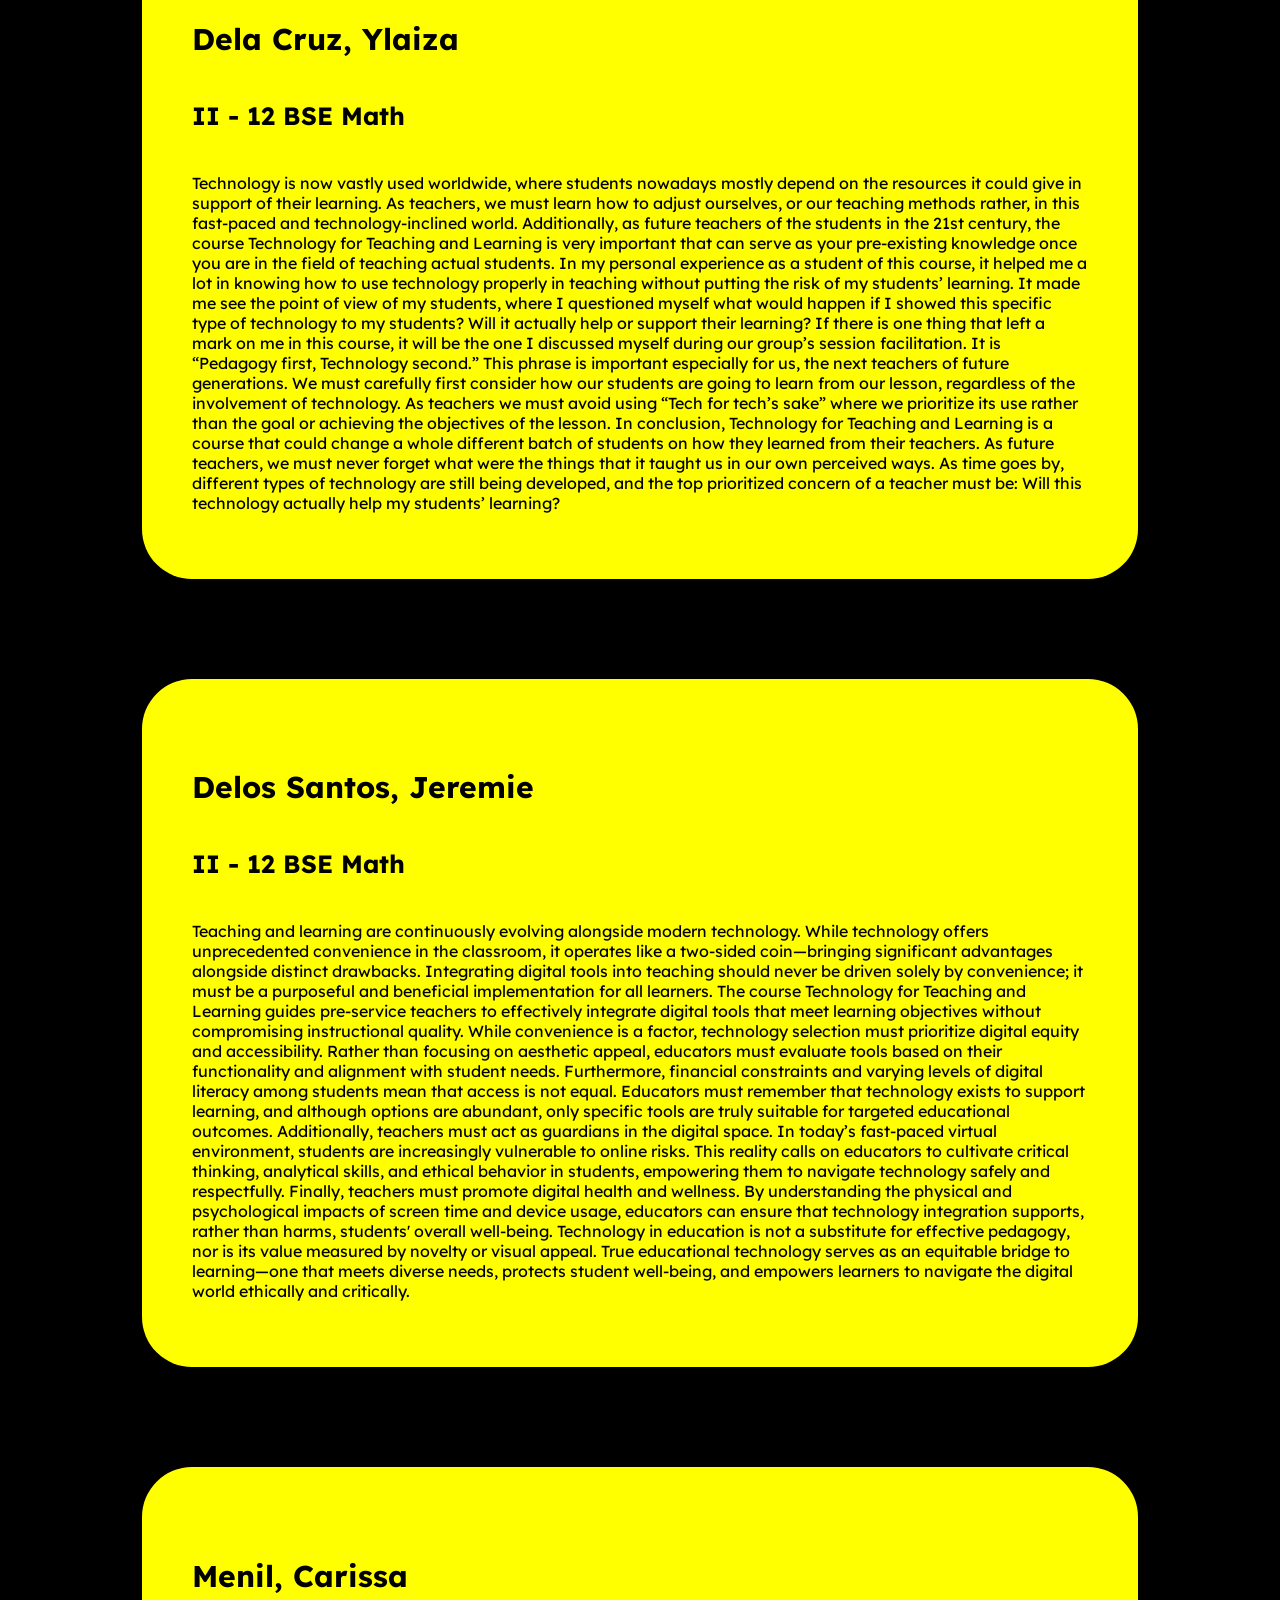
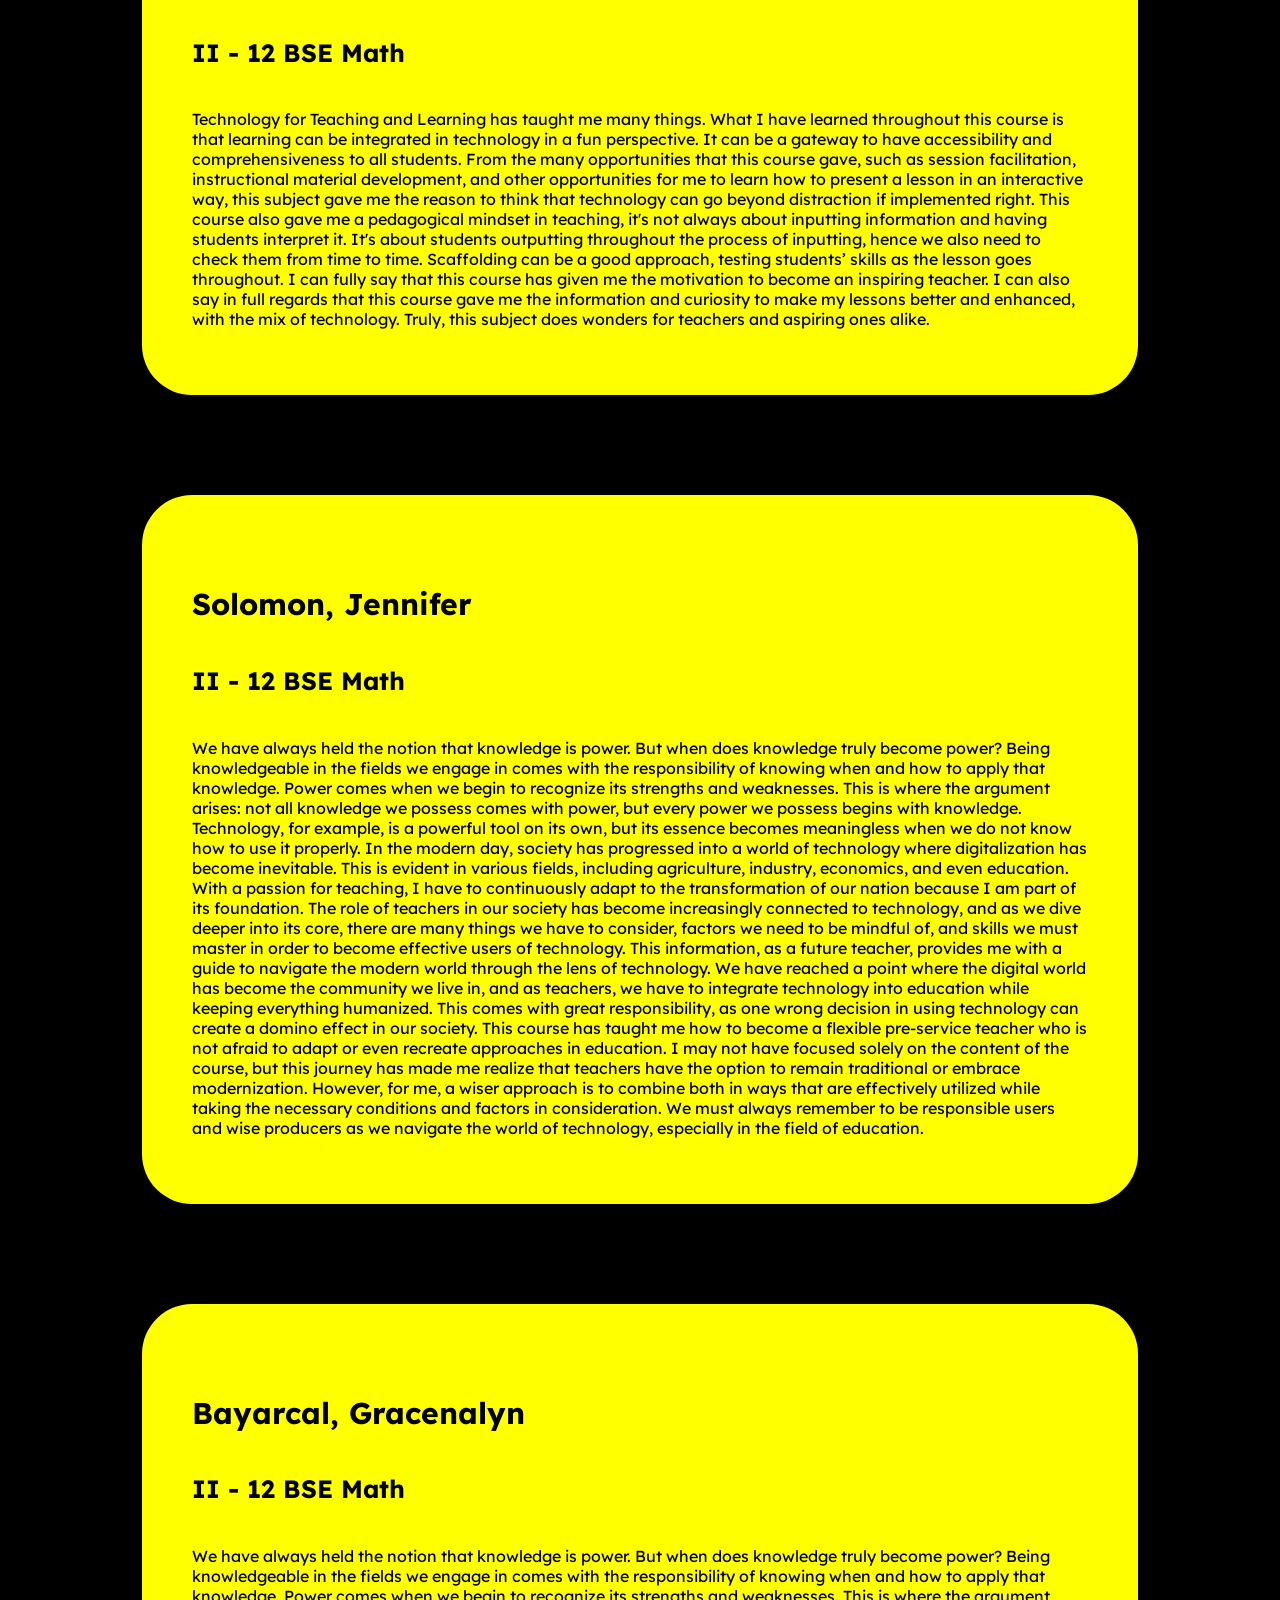
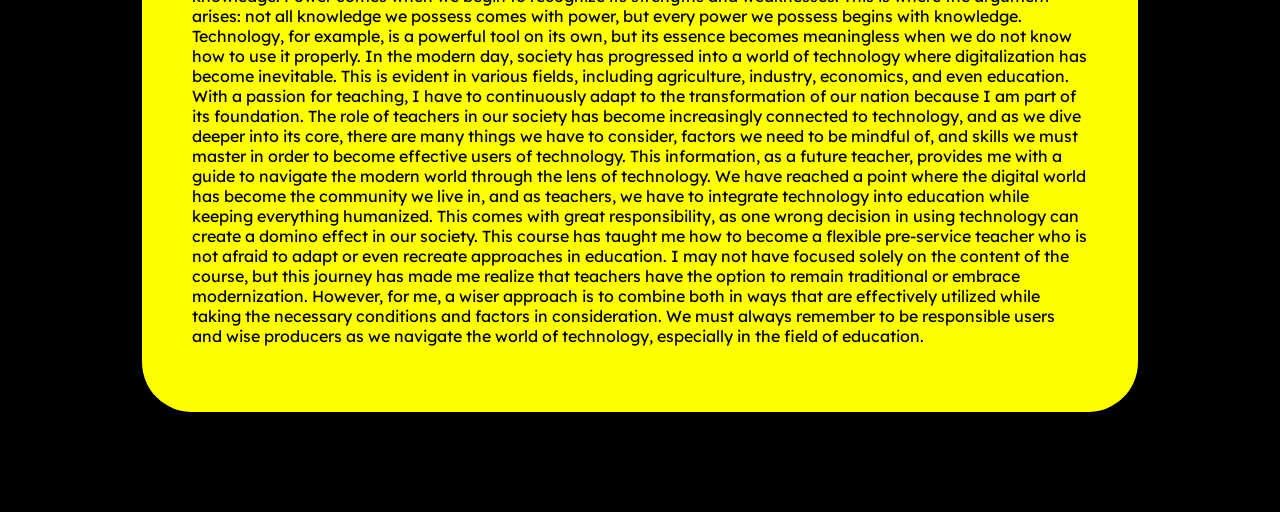
<file: catcon/Indiv.html>
<!DOCTYPE html>
<html lang="en">
    <head>
        <meta charset="UTF-8">
        <meta name="viewport" content="width=device-width, initial-scale=1.0">
        <link rel="stylesheet" href="indiv.css">
        <link rel="icon" type="image/png" href="favicon.png">
        <link href="https://fonts.googleapis.com/css2?family=Bebas+Neue&display=swap" rel="stylesheet">
        <link href="https://fonts.googleapis.com/css2?family=Lexend+Deca:wght@100..900&display=swap" rel="stylesheet">
        <title>Document</title>
    </head>
    <body>
        <section id="ref">
            <h3>Individual reflection of each member</h3>
            <p class="sd">Get to know the insights of our students about TTL course</p>
            <div class="re1">
                <h4>Abubakar, Midzmar</h4>
                <h5>II - 12 BSE Math</h5>
                <div class="reflection">
                    <p class="text">My overall experience for the activities done under TTL including the group's TEIM, the website
where collection of ideas were made, the presentation and evaluation that greatly focuses on the
interaction of education and the technology, is deeply meaningful that enhances my
understanding regarding the way I view technology in education. One of the realizations that
comes to my mind is that we always opt for beautiful designs that capture student's interest but
behind those ideas, one consideration must be looked out, it is whether it targets the learning
goals, and the way the student understands the lesson, even if the lesson seems complex and
needs deeper analysis in which our group successfully worked on it. I have learnt the way how
technology works with the aid of the group’s knowledge.
I also learned that the overall designs and the way the lesson proper is presented should be
balanced so it ensures the students will benefit from it. The way I communicate with other
people and the way I present my ideas are strengthened and deeply assessed. From planning to
gathering data, each of us has distinctive roles, where every part has the meaningful experience
that lies behind. Throughout the course, I realized that technology must be intentionally
designed, that means we must plan it proactively and know whether it will motivate students
more to learn or get distracted by the technology itself. Also, we must come to pinpoint that
technology must support active learning, deepen understanding from complex ones to
understandable ones and make topics basic and feasible wherein one of the topics our group
chose is the Special Products and Factoring, breaking it down to step by step without getting
distracted by the design plays a major role for students learning.
I also learned that throughout the course, major questions such as “Does this material really help
students learn, or is it just pleasant to the eyes? Are our instructions clear enough so students can
easily follow it” must really be considered. Overall, I believe that being an instructional designer
requires continuous reflection and feedback coming from others to ensure that our lesson is
understandable by the bigger audience. Technology should never be added as another hindrance,
instead it must serve a clear purpose such as removing learning barriers, targeting lesson
objectives, and ensuring that every learner, regardless of their background, has an equal chance
to succeed. That is what I learnt the most in the course of TTL.</p>
                </div>
            </div>
            <div class="re1">
                <h4>Basco, Alejandro</h4>
                <h5>II - 12 BSE Math</h5>
                <div class="reflection">
                    <p class="text">We have always held the notion that knowledge is power. But when does knowledge truly
become power?
Being knowledgeable in the fields we engage in comes with the responsibility of
knowing when and how to apply that knowledge. Power comes when we begin to recognize
its strengths and weaknesses. This is where the argument arises: not all knowledge we
possess comes with power, but every power we possess begins with knowledge.
Technology, for example, is a powerful tool on its own, but its essence becomes
meaningless when we do not know how to use it properly.
In the modern day, society has progressed into a world of technology where
digitalization has become inevitable. This is evident in various fields, including agriculture,
industry, economics, and even education. With a passion for teaching, I have to continuously
adapt to the transformation of our nation because I am part of its foundation. The role of
teachers in our society has become increasingly connected to technology, and as we dive
deeper into its core, there are many things we have to consider, factors we need to be
mindful of, and skills we must master in order to become effective users of technology.
This information, as a future teacher, provides me with a guide to navigate the
modern world through the lens of technology. We have reached a point where the digital
world has become the community we live in, and as teachers, we have to integrate
technology into education while keeping everything humanized. This comes with great
responsibility, as one wrong decision in using technology can create a domino effect in our
society.
This course has taught me how to become a flexible pre-service teacher who is not
afraid to adapt or even recreate approaches in education. I may not have focused solely on
the content of the course, but this journey has made me realize that teachers have the
option to remain traditional or embrace modernization. However, for me, a wiser approach is
to combine both in ways that are effectively utilized while taking the necessary conditions
and factors in consideration.
We must always remember to be responsible users and wise producers as we
navigate the world of technology, especially in the field of education.</p>
                </div>
            </div>
            <div class="re1">
                <h4>Betasa, Jerick</h4>
                <h5>II - 12 BSE Math</h5>
                <div class="reflection">
                    <p class="text">We talked about education as the key to unlocking our fullest potential, reaching our dreams, and make an impact in our community. But access to it has been a problem for many years. Lack of equipment, crowded rooms, lack of teachers, lack of classrooms, and even lack of support for students to maintain their studies still happen. I have witnessed some students choose to drop out and some continue to endure the hardships. And as our world progresses into digital transformation, lots of our students, teachers, and schools are being left out. Lack of access to technology and illiteracy continues to widen the gap in access to quality education. 

Before this program, I thought of technology as something that is only for elites, technology that makes learning high-tech, and fun. Typical lessons we experience are often just a plain presentations and demonstration. Technology is cool for me. But, Learning about Technology and Teaching Literacy is not just about learning how to integrate technology inside classrooms. It is about learning how we can utilize technology to make education much more accessible for all students. Whether you live in the city or you live in rural areas where the us of technology to empower learning is still uncommon, technology can help make education more accessible. I am very grateful to be here in this program. Learning things I didn’t know before like learning about responsible technology use, digital literacy, and the different ways technology can support learning made me question about how can I play my part, as a teacher, to use technology to empower my students regardless of their background. 

Having vast knowledge about using technology won’t help if you are just using it to make your lesson or class seemingly high-tech. The real, positive impact lies in how do we use that knowledge to make the class meaningful, inclusive, and impactful to our students. I realized that even if you are good at programming or integrating technology in your discussion to make you look cool, it is much more cooler when utilizing technology helps our student, especially the underprivileged one, to participate inside the classroom. 

I also realized the importance of responsible use of technology. Technology is a tool. It can maybe enhance your skill set as a teacher, or it could reveal your skill issue. Utilizing technology with no clear goals and meaningful follow ups can make the class bland and meaningless. As a teacher, technology should empower our learning strategies, not overshadow us. And when using technology, it is very important to always make responsible choices that protect privacy, promote fairness, and prevent harm to our students. Technology is great to assessing our students, enhancing discussion, and reshaping the learning experience. But how can we create a fair, safe, and meaningful learning experience if we compromise the privacy and safety of our learners? 

One thing I realized is that we create a much more effective and meaningful learning experience if we respect the privacy of our students. What is the value of technology to empower our students if we expose them to digital harms we are supposed to protect them from? The use of technology for learning should feel safe and promote fairness. 

As the world transforms into a much digitalized world, integrating technology not only makes the lesson more flashy, high-tech, or futuristic, it makes the learning more purposeful and significant to our lesson. But, integrating technology also carries a risk. And as a teacher, our decision and actions we take create an impact that would define the future of our students. And as access of education continues to be limited for many underprivileged students, we, the teachers, should not just adapt to the transformation brought by digitalization, but break down the barriers that keep our classrooms divided.
</p>
                </div>
            </div>
            <div class="re1">
                <h4>Dela Cruz, Ylaiza</h4>
                <h5>II - 12 BSE Math</h5>
                <div class="reflection">
                    <p class="text">Technology is now vastly used worldwide, where students nowadays mostly depend on
the resources it could give in support of their learning. As teachers, we must learn how to adjust
ourselves, or our teaching methods rather, in this fast-paced and technology-inclined world.
Additionally, as future teachers of the students in the 21st century, the course Technology for
Teaching and Learning is very important that can serve as your pre-existing knowledge once you
are in the field of teaching actual students.
In my personal experience as a student of this course, it helped me a lot in knowing how
to use technology properly in teaching without putting the risk of my students’ learning. It made
me see the point of view of my students, where I questioned myself what would happen if I
showed this specific type of technology to my students? Will it actually help or support their
learning?
If there is one thing that left a mark on me in this course, it will be the one I discussed
myself during our group’s session facilitation. It is “Pedagogy first, Technology second.” This
phrase is important especially for us, the next teachers of future generations. We must carefully
first consider how our students are going to learn from our lesson, regardless of the involvement
of technology. As teachers we must avoid using “Tech for tech’s sake” where we prioritize its use
rather than the goal or achieving the objectives of the lesson.
In conclusion, Technology for Teaching and Learning is a course that could change a
whole different batch of students on how they learned from their teachers. As future teachers, we
must never forget what were the things that it taught us in our own perceived ways. As time goes
by, different types of technology are still being developed, and the top prioritized concern of a
teacher must be: Will this technology actually help my students’ learning?</p>
                </div>
            </div>
            <div class="re1">
                <h4>Delos Santos, Jeremie</h4>
                <h5>II - 12 BSE Math</h5>
                <div class="reflection">
                    <p class="text">Teaching and learning are continuously evolving alongside modern technology. While
technology offers unprecedented convenience in the classroom, it operates like a two-sided
coin—bringing significant advantages alongside distinct drawbacks. Integrating digital tools into
teaching should never be driven solely by convenience; it must be a purposeful and beneficial
implementation for all learners.
The course Technology for Teaching and Learning guides pre-service teachers to effectively
integrate digital tools that meet learning objectives without compromising instructional quality.
While convenience is a factor, technology selection must prioritize digital equity and
accessibility. Rather than focusing on aesthetic appeal, educators must evaluate tools based on
their functionality and alignment with student needs. Furthermore, financial constraints and
varying levels of digital literacy among students mean that access is not equal. Educators must
remember that technology exists to support learning, and although options are abundant, only
specific tools are truly suitable for targeted educational outcomes.
Additionally, teachers must act as guardians in the digital space. In today’s fast-paced virtual
environment, students are increasingly vulnerable to online risks. This reality calls on educators
to cultivate critical thinking, analytical skills, and ethical behavior in students, empowering them
to navigate technology safely and respectfully. Finally, teachers must promote digital health and
wellness. By understanding the physical and psychological impacts of screen time and device
usage, educators can ensure that technology integration supports, rather than harms, students'
overall well-being.
Technology in education is not a substitute for effective pedagogy, nor is its value measured by
novelty or visual appeal. True educational technology serves as an equitable bridge to
learning—one that meets diverse needs, protects student well-being, and empowers learners to
navigate the digital world ethically and critically.</p>
                </div>
            </div>
            <div class="re1">
                <h4>Menil, Carissa</h4>
                <h5>II - 12 BSE Math</h5>
                <div class="reflection">
                    <p class="text">Technology for Teaching and Learning has taught me many things. What I have learned throughout this course is that learning can be integrated in technology in a fun perspective. It can be a gateway to have accessibility and comprehensiveness to all students. 

From the many opportunities that this course gave, such as session facilitation, instructional material development, and other opportunities for me to learn how to present a lesson in an interactive way, this subject gave me the reason to think that technology can go beyond distraction if implemented right. 

This course also gave me a pedagogical mindset in teaching, it's not always about inputting information and having students interpret it. It's about students outputting throughout the process of inputting, hence we also need to check them from time to time. Scaffolding can be a good approach, testing students’ skills as the lesson goes throughout. 

	I can fully say that this course has given me the motivation to become an inspiring teacher. I can also say in full regards that this course gave me the information and curiosity to make my lessons better and enhanced, with the mix of technology. Truly, this subject does wonders for teachers and aspiring ones alike. 
</p>
                </div>
            </div>
            <div class="re1">
                <h4>Solomon, Jennifer</h4>
                <h5>II - 12 BSE Math</h5>
                <div class="reflection">
                    <p class="text">We have always held the notion that knowledge is power. But when does knowledge truly
become power?
Being knowledgeable in the fields we engage in comes with the responsibility of
knowing when and how to apply that knowledge. Power comes when we begin to recognize
its strengths and weaknesses. This is where the argument arises: not all knowledge we
possess comes with power, but every power we possess begins with knowledge.
Technology, for example, is a powerful tool on its own, but its essence becomes
meaningless when we do not know how to use it properly.
In the modern day, society has progressed into a world of technology where
digitalization has become inevitable. This is evident in various fields, including agriculture,
industry, economics, and even education. With a passion for teaching, I have to continuously
adapt to the transformation of our nation because I am part of its foundation. The role of
teachers in our society has become increasingly connected to technology, and as we dive
deeper into its core, there are many things we have to consider, factors we need to be
mindful of, and skills we must master in order to become effective users of technology.
This information, as a future teacher, provides me with a guide to navigate the
modern world through the lens of technology. We have reached a point where the digital
world has become the community we live in, and as teachers, we have to integrate
technology into education while keeping everything humanized. This comes with great
responsibility, as one wrong decision in using technology can create a domino effect in our
society.
This course has taught me how to become a flexible pre-service teacher who is not
afraid to adapt or even recreate approaches in education. I may not have focused solely on
the content of the course, but this journey has made me realize that teachers have the
option to remain traditional or embrace modernization. However, for me, a wiser approach is
to combine both in ways that are effectively utilized while taking the necessary conditions
and factors in consideration.
We must always remember to be responsible users and wise producers as we
navigate the world of technology, especially in the field of education.</p>
                </div>
            </div>
            <div class="re1">
                <h4>Bayarcal, Gracenalyn</h4>
                <h5>II - 12 BSE Math</h5>
                <div class="reflection">
                    <p class="text">We have always held the notion that knowledge is power. But when does knowledge truly
become power?
Being knowledgeable in the fields we engage in comes with the responsibility of
knowing when and how to apply that knowledge. Power comes when we begin to recognize
its strengths and weaknesses. This is where the argument arises: not all knowledge we
possess comes with power, but every power we possess begins with knowledge.
Technology, for example, is a powerful tool on its own, but its essence becomes
meaningless when we do not know how to use it properly.
In the modern day, society has progressed into a world of technology where
digitalization has become inevitable. This is evident in various fields, including agriculture,
industry, economics, and even education. With a passion for teaching, I have to continuously
adapt to the transformation of our nation because I am part of its foundation. The role of
teachers in our society has become increasingly connected to technology, and as we dive
deeper into its core, there are many things we have to consider, factors we need to be
mindful of, and skills we must master in order to become effective users of technology.
This information, as a future teacher, provides me with a guide to navigate the
modern world through the lens of technology. We have reached a point where the digital
world has become the community we live in, and as teachers, we have to integrate
technology into education while keeping everything humanized. This comes with great
responsibility, as one wrong decision in using technology can create a domino effect in our
society.
This course has taught me how to become a flexible pre-service teacher who is not
afraid to adapt or even recreate approaches in education. I may not have focused solely on
the content of the course, but this journey has made me realize that teachers have the
option to remain traditional or embrace modernization. However, for me, a wiser approach is
to combine both in ways that are effectively utilized while taking the necessary conditions
and factors in consideration.
We must always remember to be responsible users and wise producers as we
navigate the world of technology, especially in the field of education.</p>
                </div>
            </div>
        </section>
        
    </body>
</html>
</file>
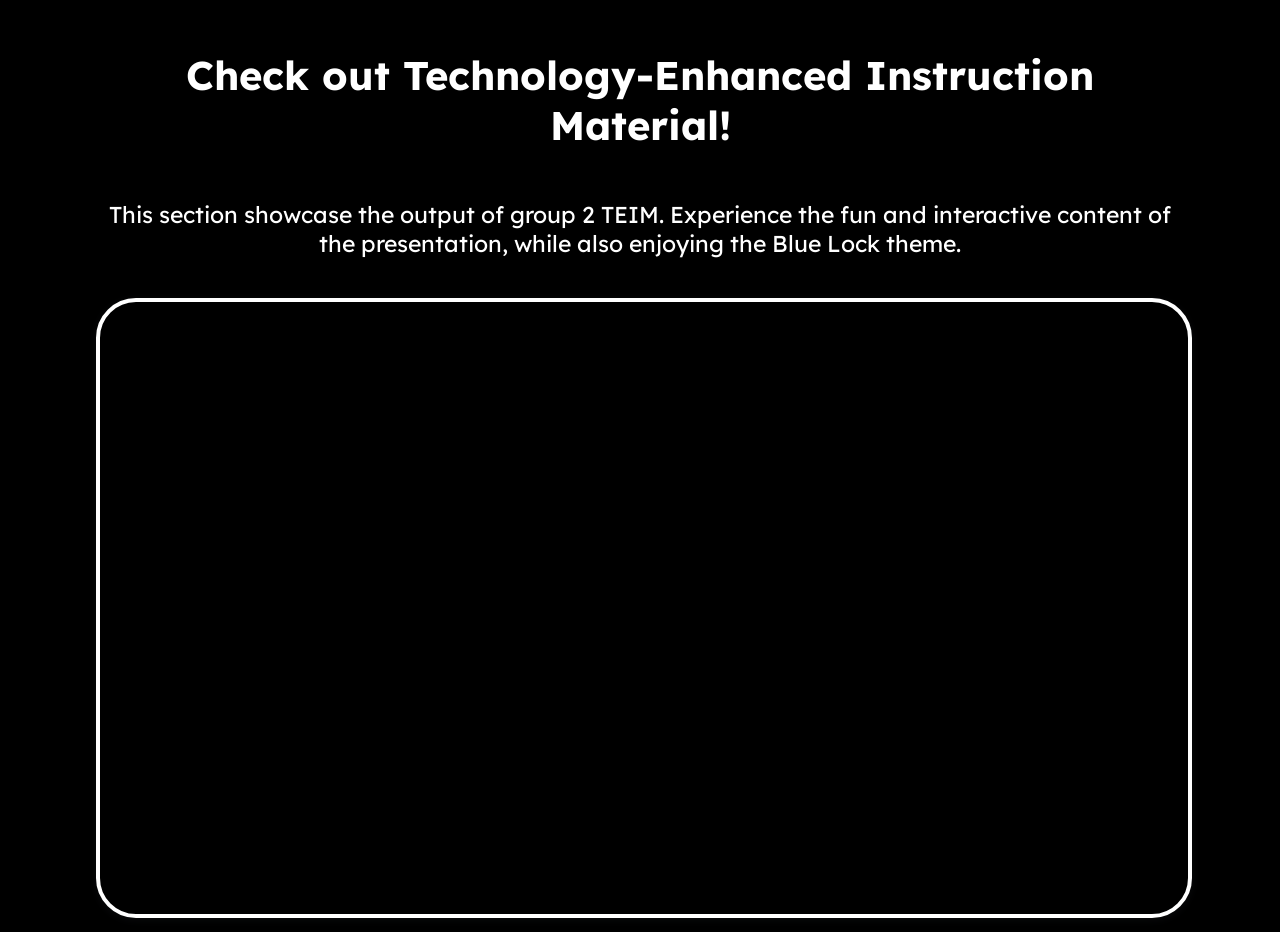
<file: catcon/TEIM.html>
<!DOCTYPE html>
    <html lang="en">
    <head>
        <meta charset="UTF-8">
        <meta name="viewport" content="width=device-width, initial-scale=1.0">
        <meta name="viewport" content="width=device-width, initial-scale=1.0">
        <link rel="stylesheet" href="teim.css">
        <link rel="icon" type="image/png" href="favicon.png">
        <link href="https://fonts.googleapis.com/css2?family=Bebas+Neue&display=swap" rel="stylesheet">
        <link href="https://fonts.googleapis.com/css2?family=Lexend+Deca:wght@100..900&display=swap" rel="stylesheet">
        <title>Document</title>
    </head>
    <body>
        <section id="ppt">
            <h2>Check out Technology-Enhanced Instruction Material!</h2>
            <p>This section showcase the output of group 2 TEIM. Experience the fun and interactive content of the presentation, 
                while also enjoying the Blue Lock theme.</p>
                <div style="position: relative; width: 100%; height: 0; padding-top: 56.2500%;
 padding-bottom: 0; box-shadow: 0 2px 8px 0 rgba(63,69,81,0.16); margin-top: 40px; margin-bottom: 0.9em; overflow: hidden;
 border-radius: 40px; will-change: transform; border:4px solid white;">
  <iframe loading="lazy" style="position: absolute; width: 100%; height: 100%; top: 0; left: 0; border: none; padding: 0;margin: 0;"
    src="https://www.canva.com/design/DAHVXB3UgJc/l2ht9WRO7M8JdT0JMNSQAw/view?embed" allowfullscreen="allowfullscreen" allow="fullscreen">
  </iframe>
</div>
<a href="https:&#x2F;&#x2F;www.canva.com&#x2F;design&#x2F;DAHVXB3UgJc&#x2F;l2ht9WRO7M8JdT0JMNSQAw&#x2F;view?utm_content=DAHVXB3UgJc&amp;utm_campaign=designshare&amp;utm_medium=embeds&amp;utm_source=link" target="_blank" rel="noopener"></a>
        </section>
    </body>
</html>
</file>
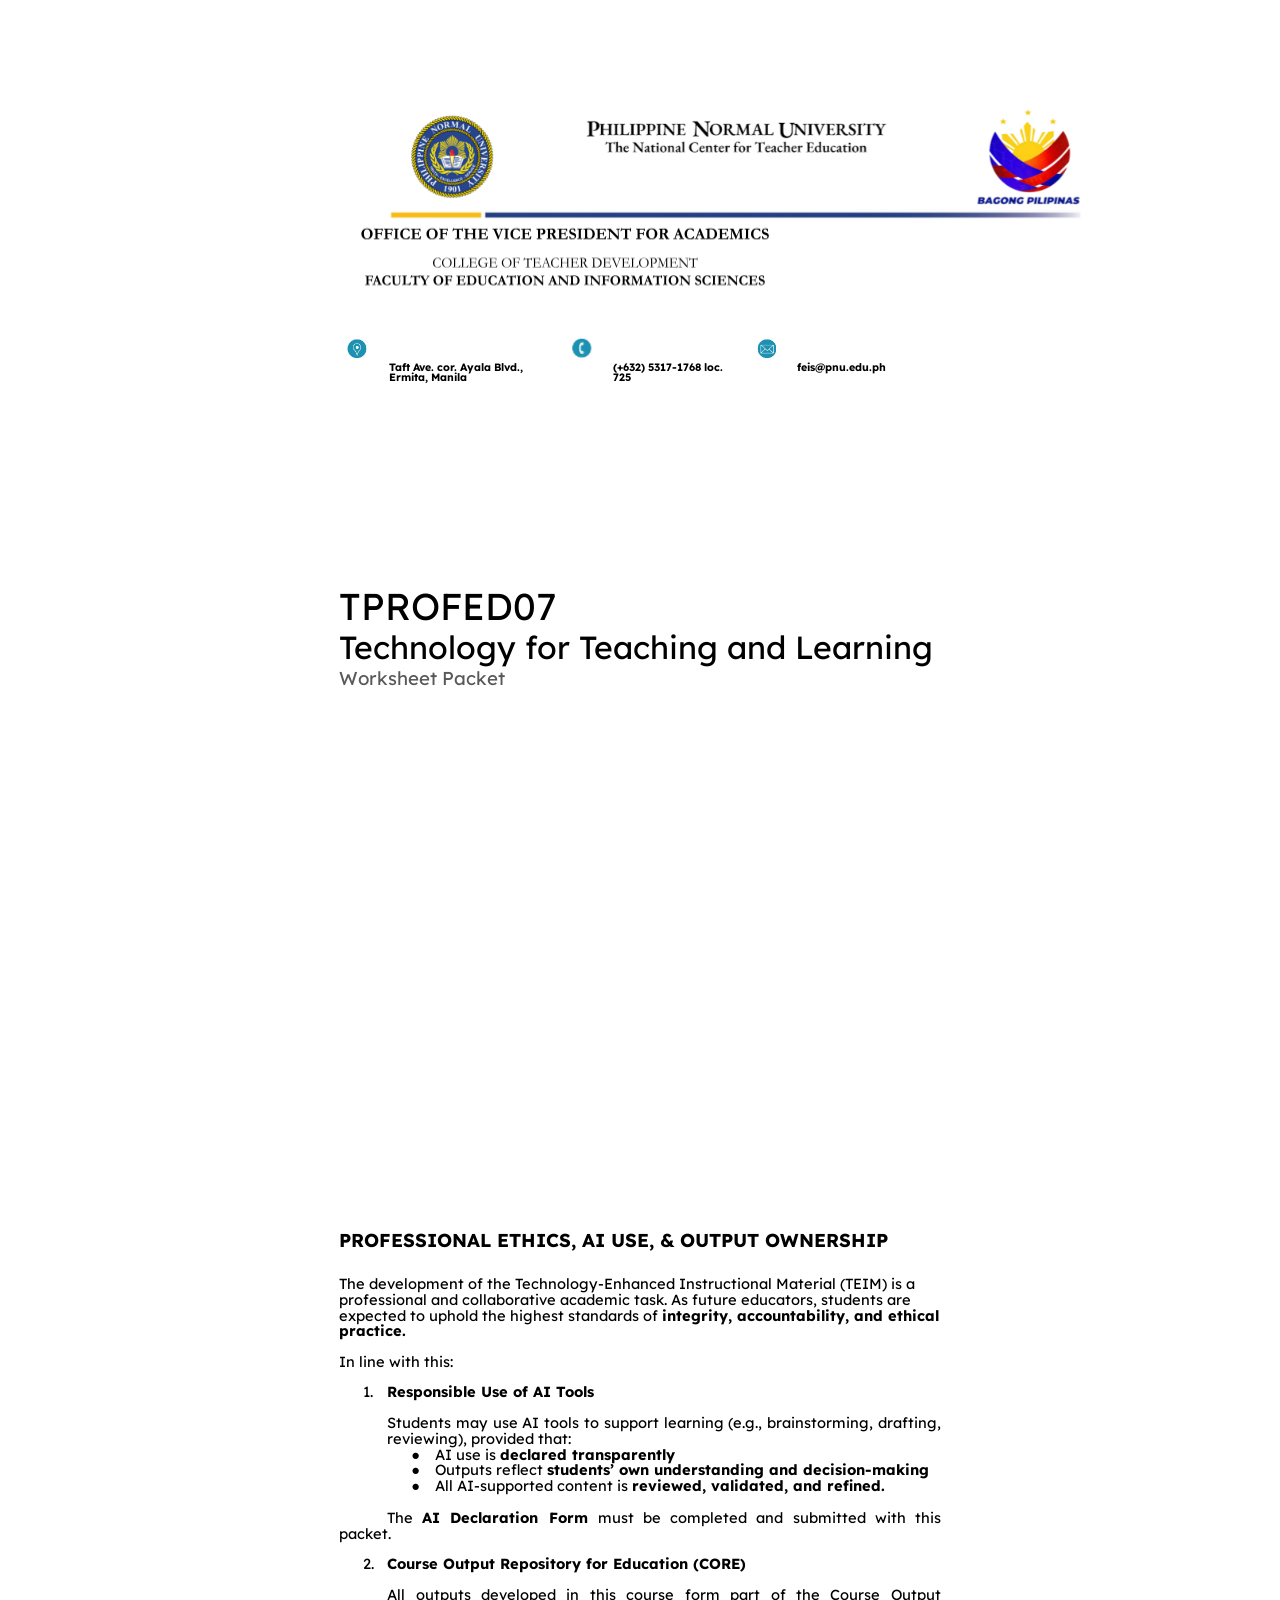
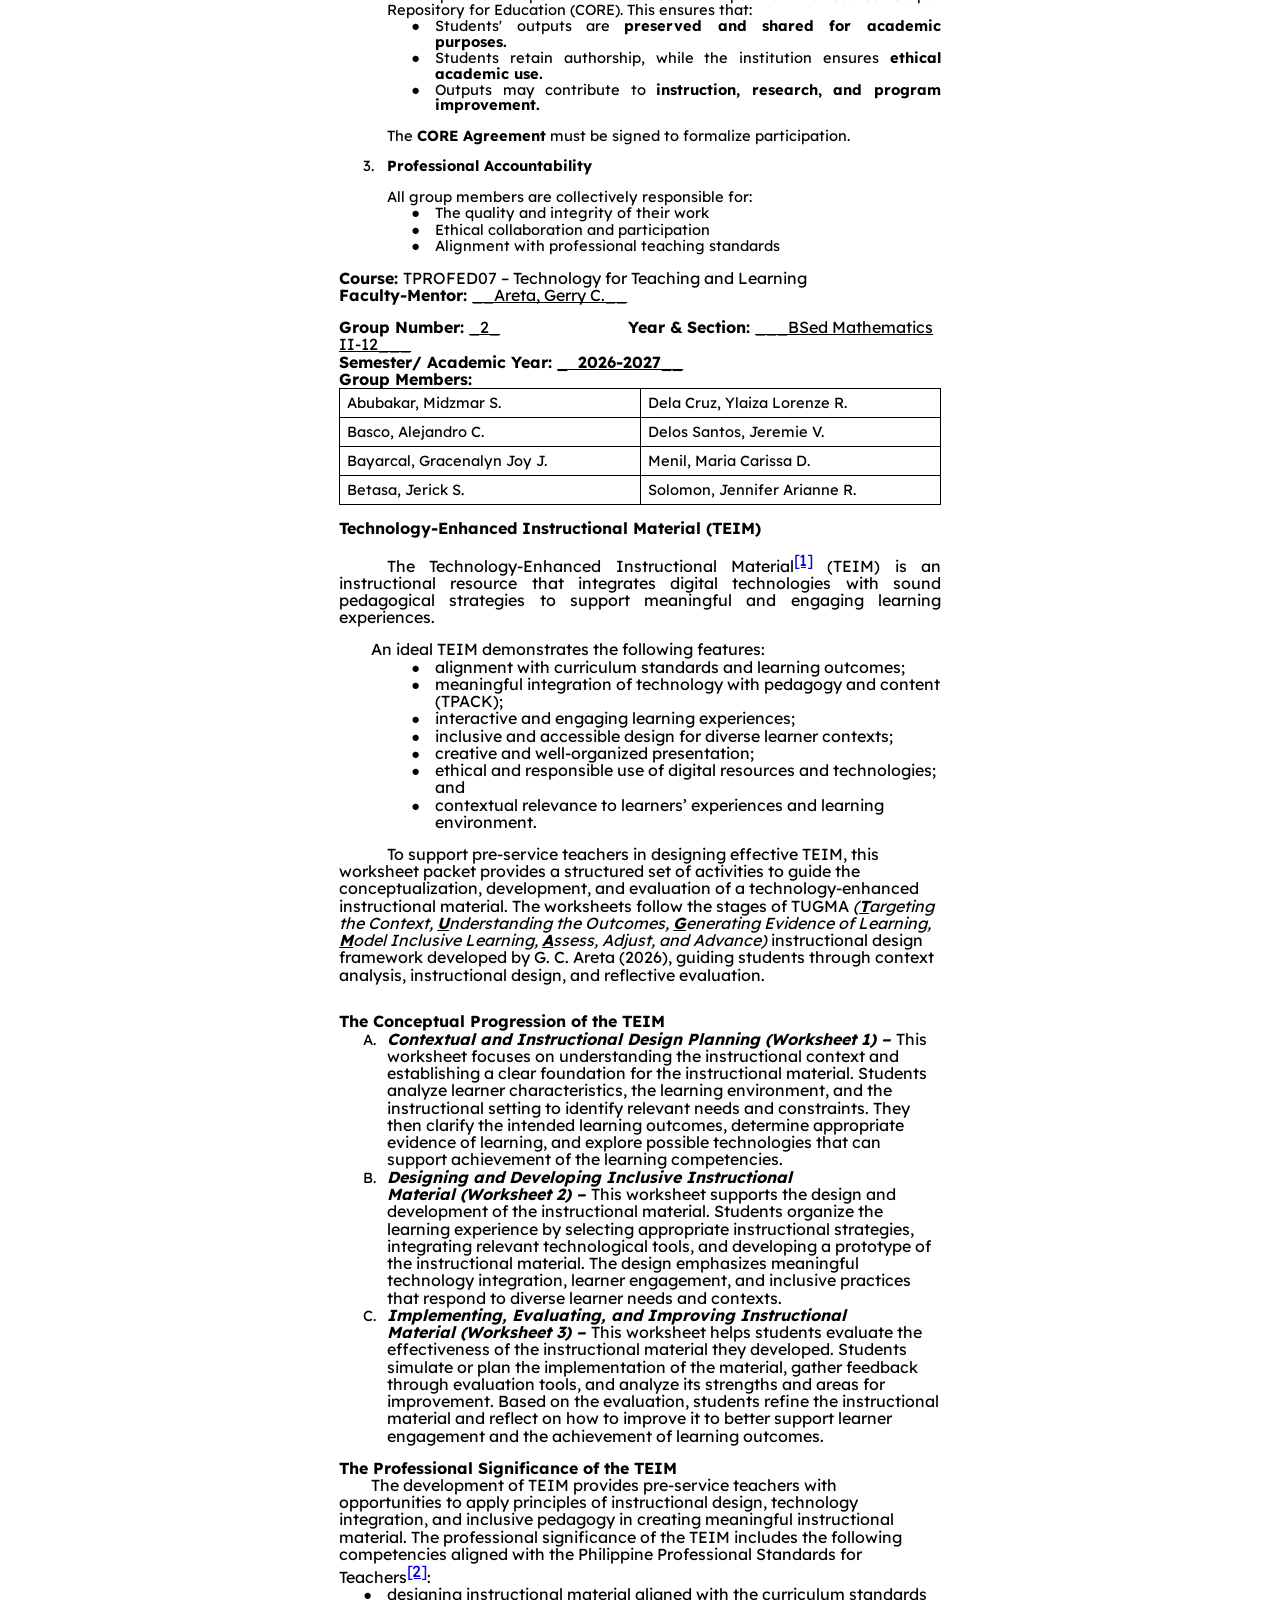
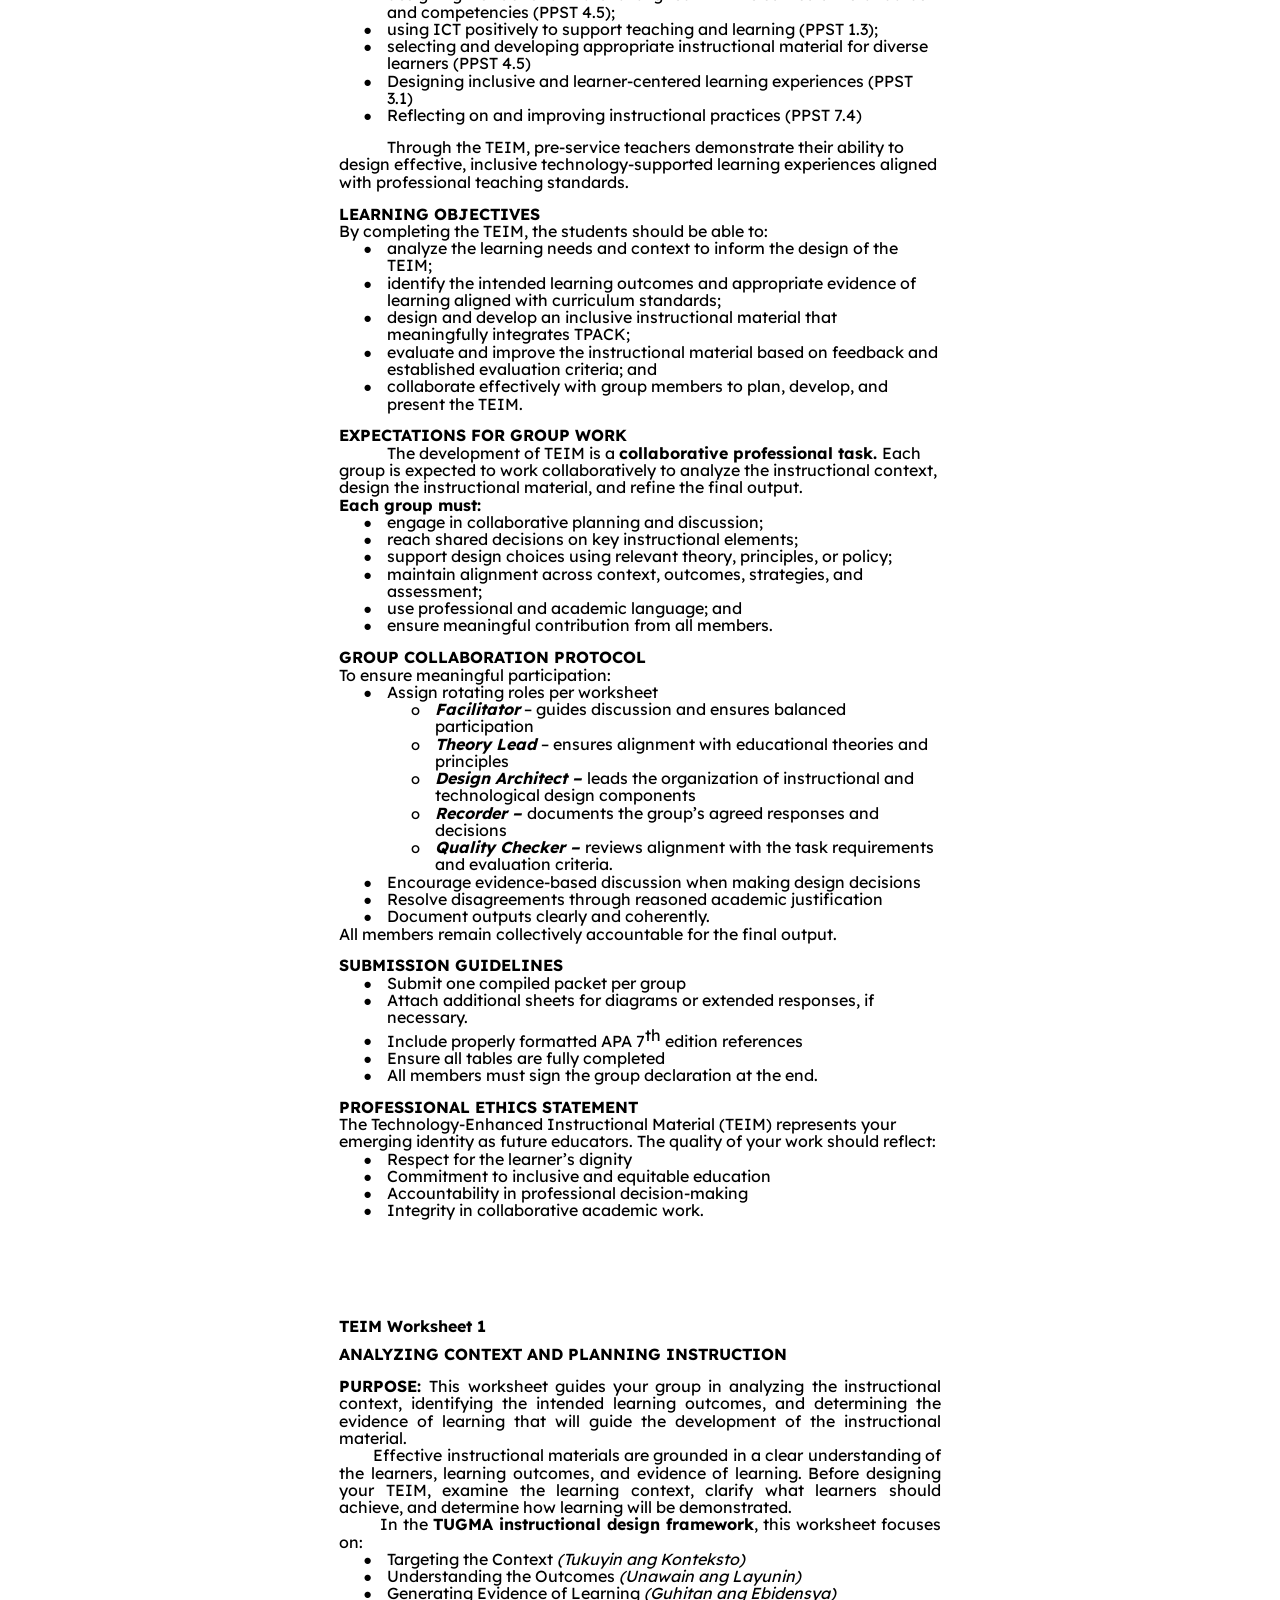
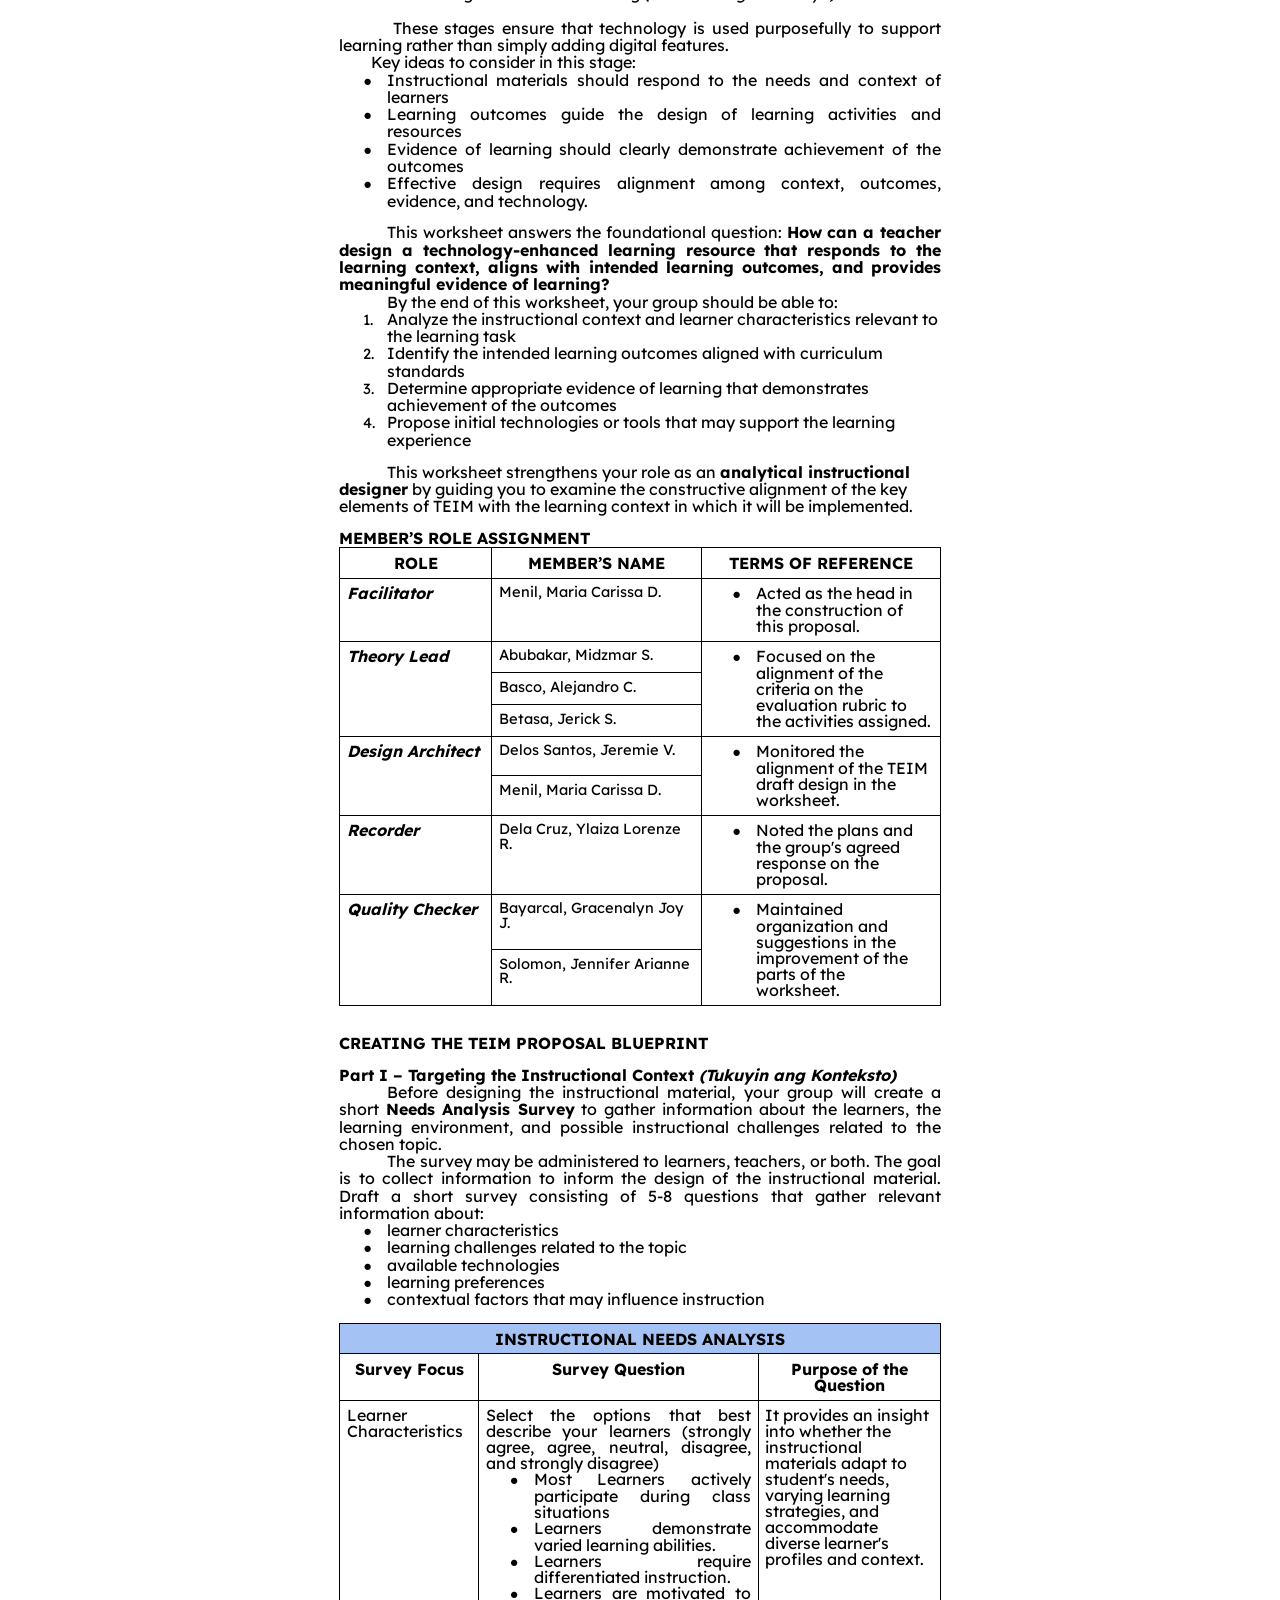
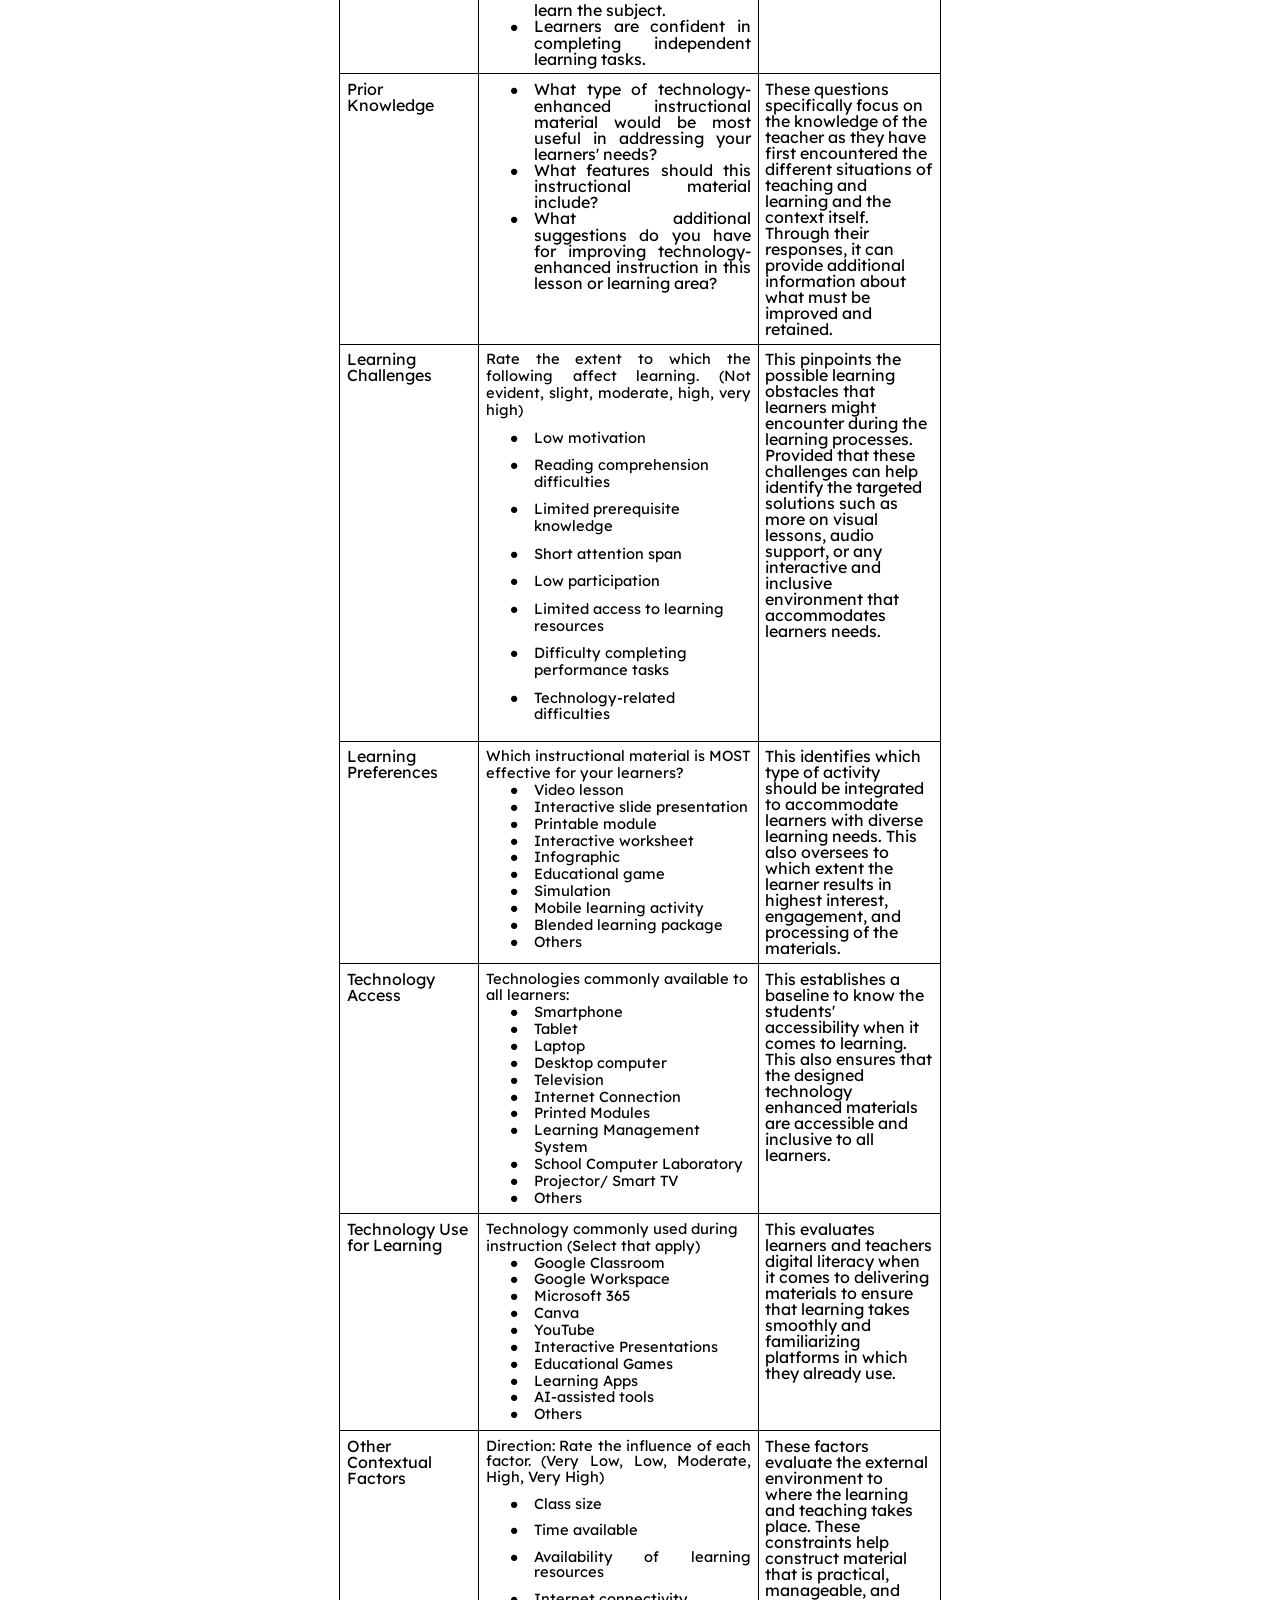
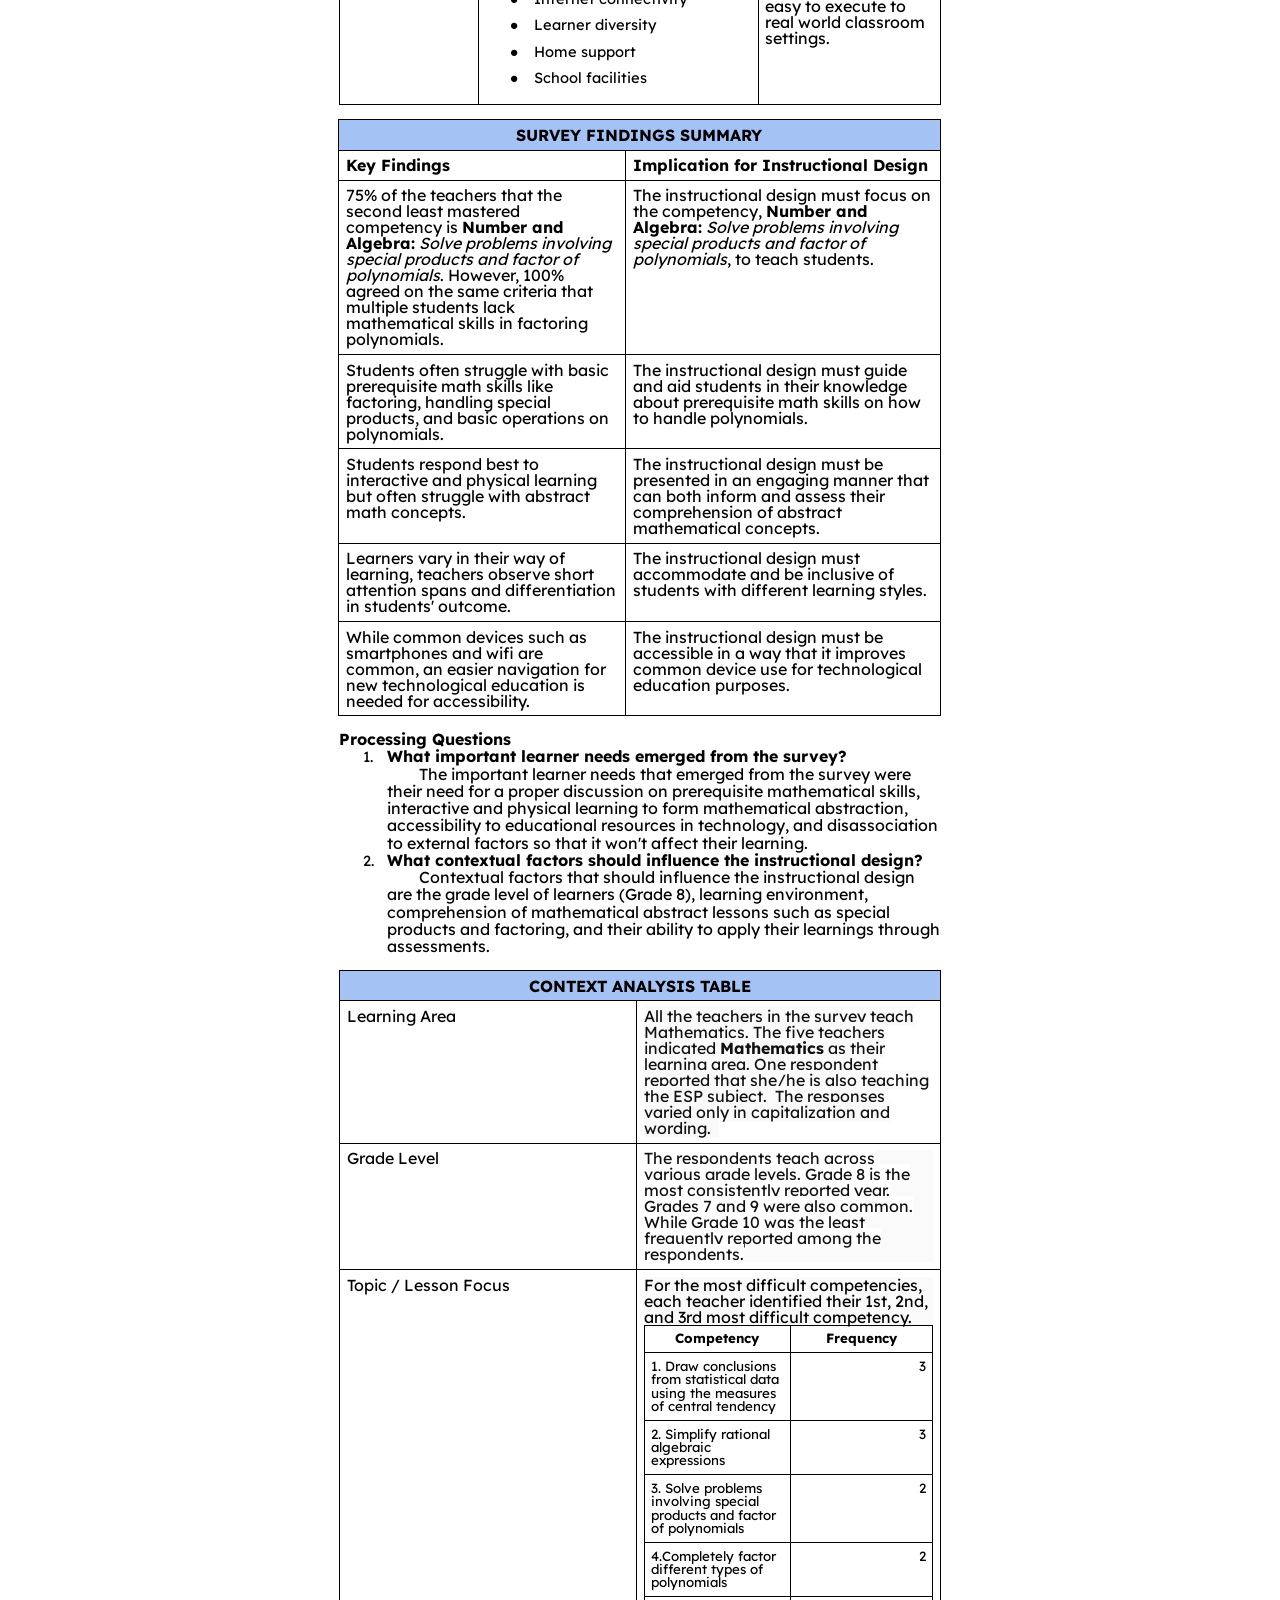
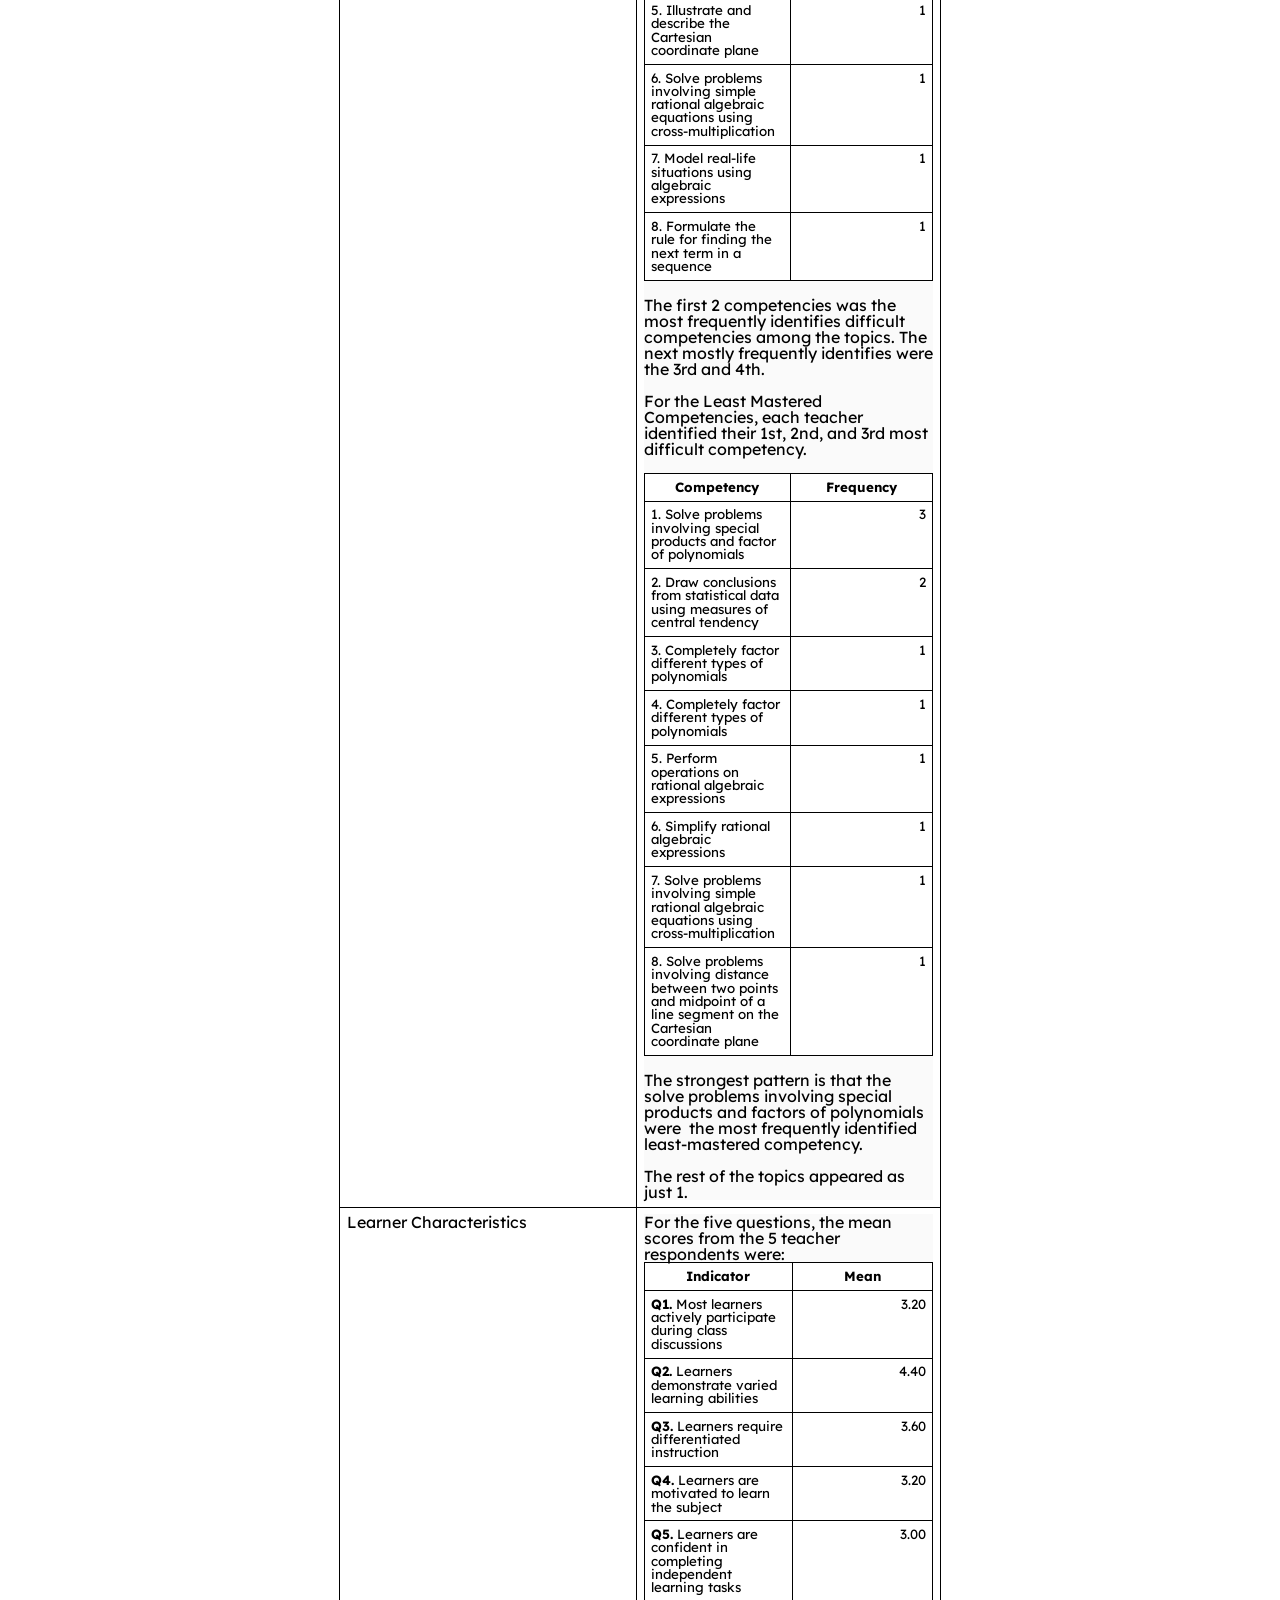
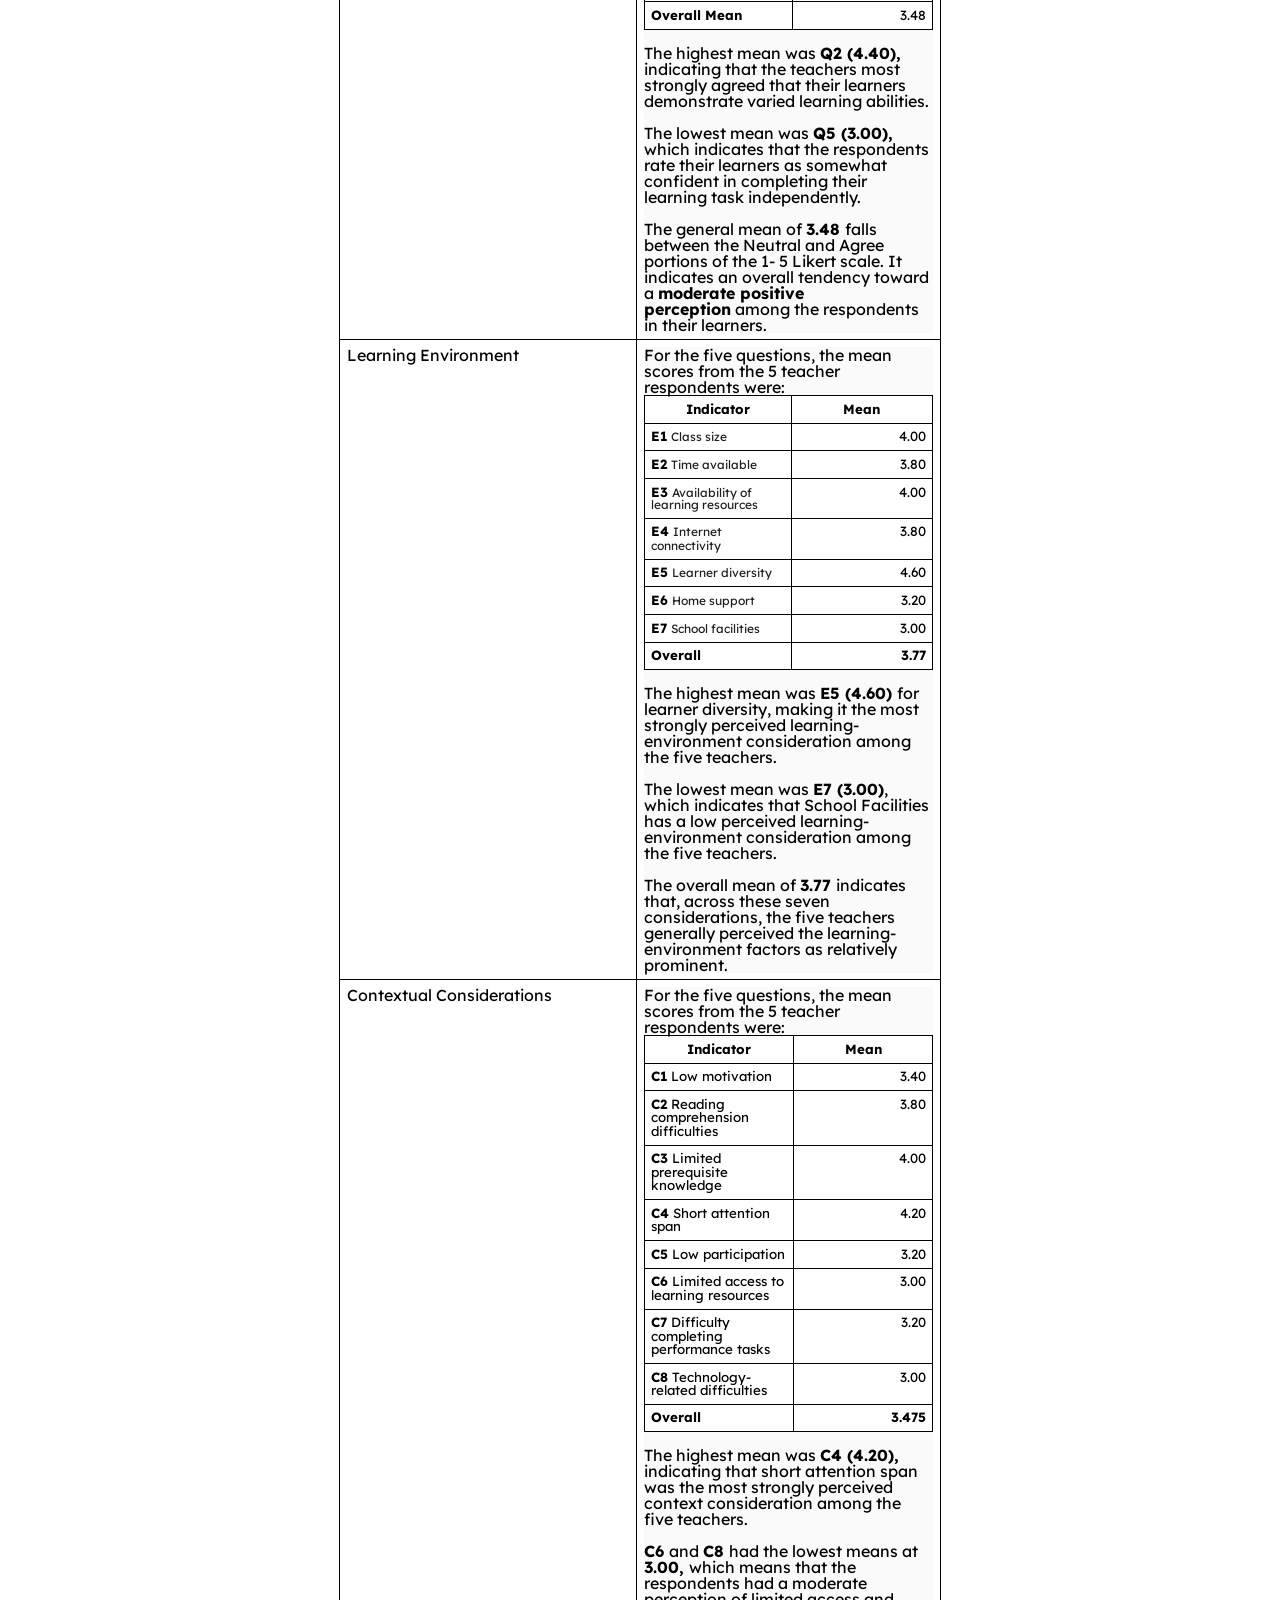
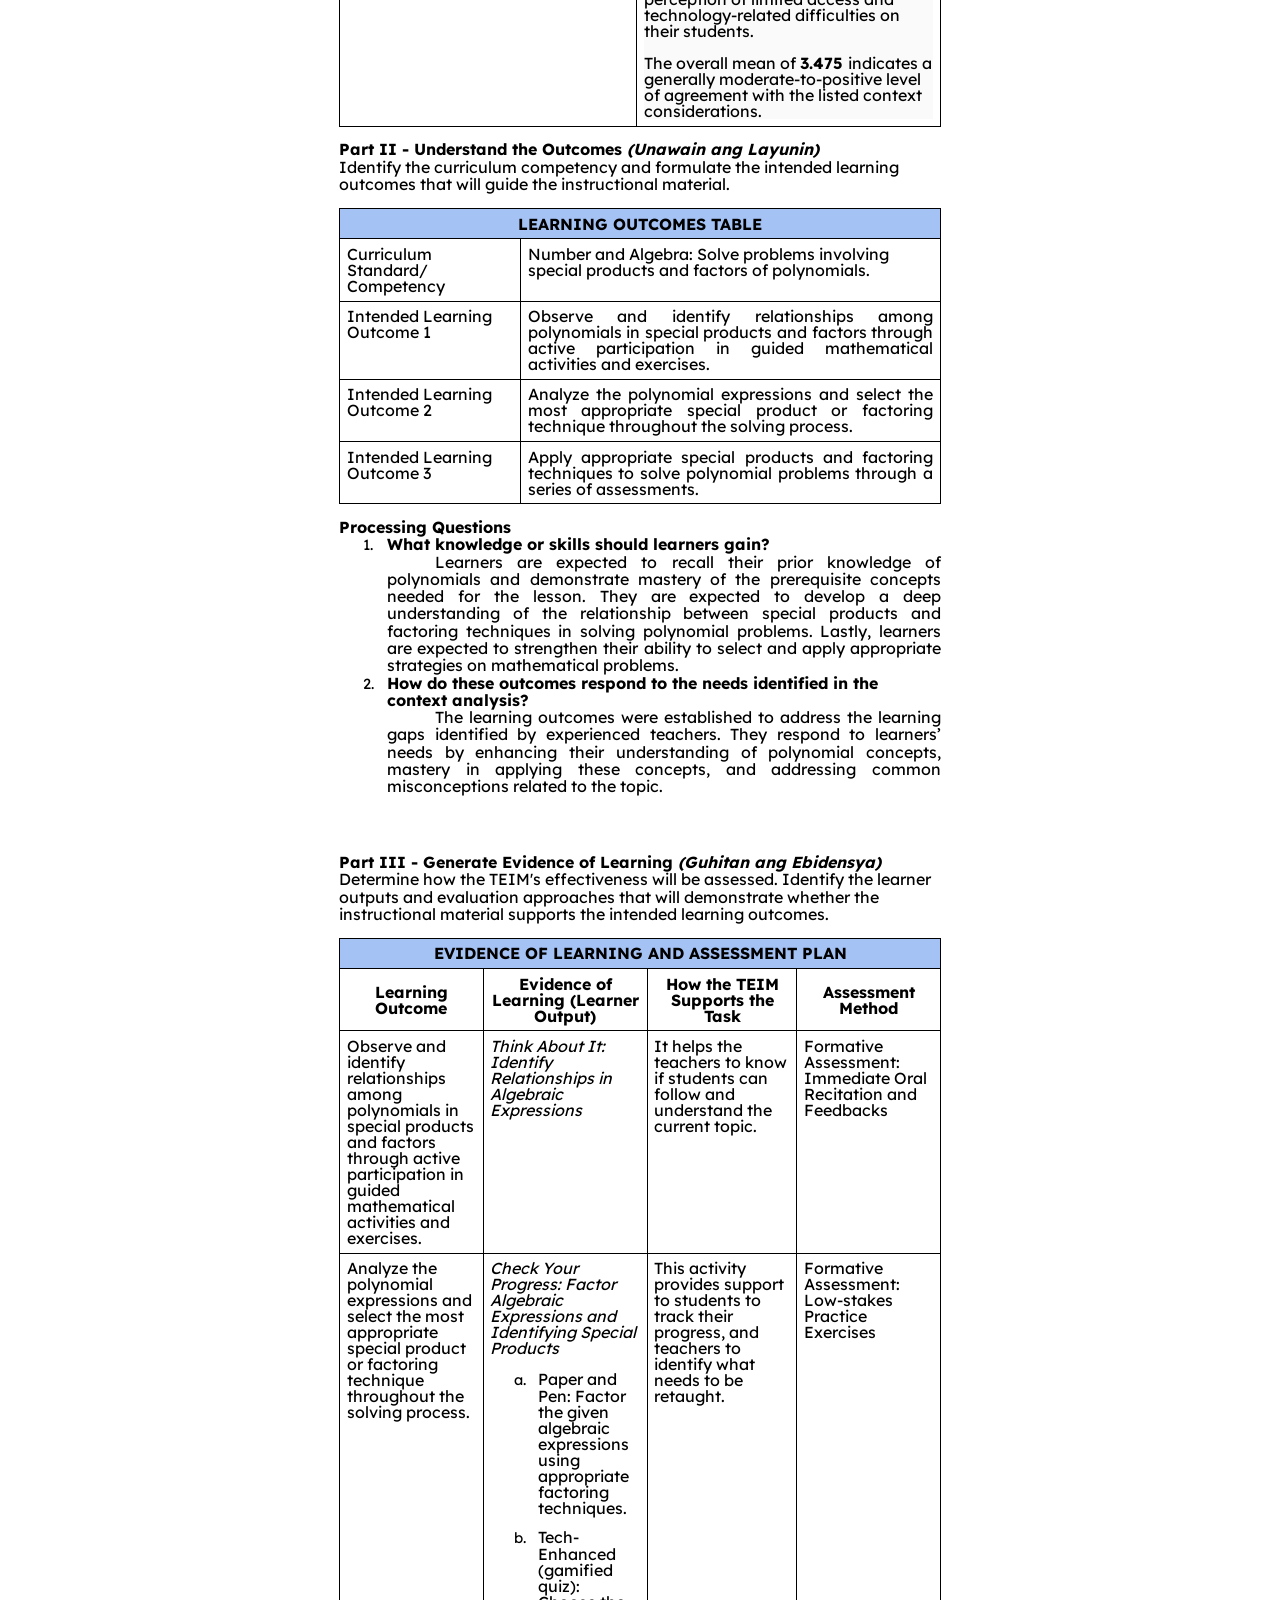
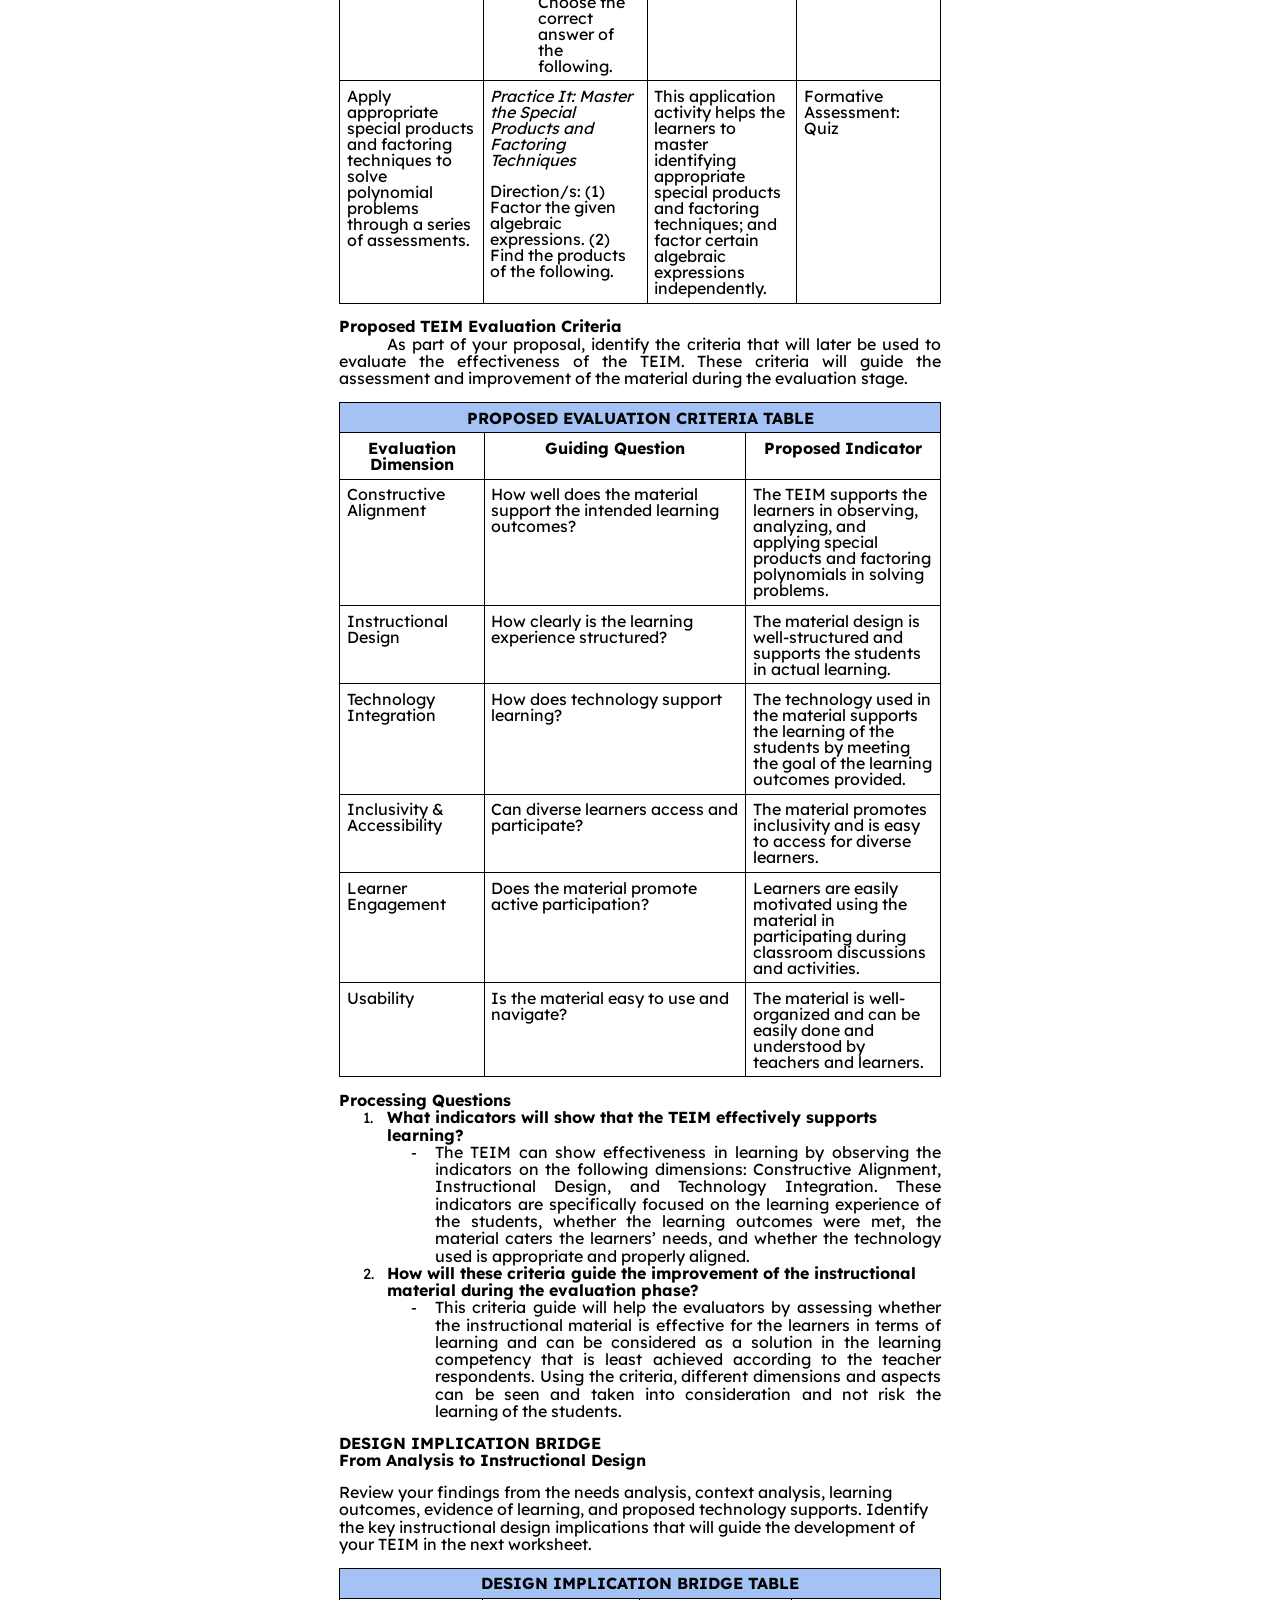
<file: catcon/ws1.html>
<html>
<head>
    <link href="https://fonts.googleapis.com/css2?family=Bebas+Neue&display=swap" rel="stylesheet">
        <link href="https://fonts.googleapis.com/css2?family=Lexend+Deca:wght@100..900&display=swap" rel="stylesheet">
    <meta content="text/html; charset=UTF-8" http-equiv="content-type">
    <style type="text/css">
        body * {
            font-family: "Lexend Deca", sans-serif !important;
        }
        @import url(https://themes.googleusercontent.com/fonts/css?kit=fpjTOVmNbO4Lz34iLyptLYkgs1JSG8vWJ4-dVTsuHbs_-8526-NxGVbkyVSe8GRfOPeqXG-QxW3ZD8BtmPikfA);

        .lst-kix_nhbo014m9g4r-3>li:before {
            content: "\0025cf   "
        }

        ol.lst-kix_list_40-3.start {
            counter-reset: lst-ctn-kix_list_40-3 0
        }

        .lst-kix_8z613t4pk9qn-7>li:before {
            content: "\0025cb   "
        }

        .lst-kix_nhbo014m9g4r-4>li:before {
            content: "\0025cb   "
        }

        .lst-kix_nhbo014m9g4r-5>li:before {
            content: "\0025a0   "
        }

        ol.lst-kix_y2srb6s1lmyb-1.start {
            counter-reset: lst-ctn-kix_y2srb6s1lmyb-1 0
        }

        .lst-kix_8z613t4pk9qn-8>li:before {
            content: "\0025a0   "
        }

        .lst-kix_8z613t4pk9qn-5>li:before {
            content: "\0025a0   "
        }

        .lst-kix_nhbo014m9g4r-6>li:before {
            content: "\0025cf   "
        }

        .lst-kix_nhbo014m9g4r-7>li:before {
            content: "\0025cb   "
        }

        .lst-kix_oo2641ou7czv-1>li:before {
            content: "-  "
        }

        .lst-kix_x8qxaa8k1qti-1>li:before {
            content: "-  "
        }

        .lst-kix_8z613t4pk9qn-6>li:before {
            content: "\0025cf   "
        }

        .lst-kix_oo2641ou7czv-2>li:before {
            content: "-  "
        }

        .lst-kix_x8qxaa8k1qti-2>li:before {
            content: "-  "
        }

        .lst-kix_x8qxaa8k1qti-3>li:before {
            content: "-  "
        }

        .lst-kix_oo2641ou7czv-3>li:before {
            content: "-  "
        }

        .lst-kix_nhbo014m9g4r-8>li:before {
            content: "\0025a0   "
        }

        .lst-kix_x8qxaa8k1qti-4>li:before {
            content: "-  "
        }

        .lst-kix_oo2641ou7czv-4>li:before {
            content: "-  "
        }

        .lst-kix_list_40-1>li {
            counter-increment: lst-ctn-kix_list_40-1
        }

        .lst-kix_oo2641ou7czv-7>li:before {
            content: "-  "
        }

        .lst-kix_x8qxaa8k1qti-6>li:before {
            content: "-  "
        }

        .lst-kix_x8qxaa8k1qti-7>li:before {
            content: "-  "
        }

        .lst-kix_oo2641ou7czv-5>li:before {
            content: "-  "
        }

        .lst-kix_x8qxaa8k1qti-5>li:before {
            content: "-  "
        }

        .lst-kix_oo2641ou7czv-6>li:before {
            content: "-  "
        }

        .lst-kix_dfmu9yjfoyr1-5>li {
            counter-increment: lst-ctn-kix_dfmu9yjfoyr1-5
        }

        .lst-kix_list_24-7>li {
            counter-increment: lst-ctn-kix_list_24-7
        }

        .lst-kix_x8qxaa8k1qti-8>li:before {
            content: "-  "
        }

        .lst-kix_oo2641ou7czv-8>li:before {
            content: "-  "
        }

        ol.lst-kix_list_47-0.start {
            counter-reset: lst-ctn-kix_list_47-0 0
        }

        ol.lst-kix_list_26-7.start {
            counter-reset: lst-ctn-kix_list_26-7 0
        }

        .lst-kix_83e35kbky5am-0>li:before {
            content: "\0025a1   "
        }

        .lst-kix_list_32-8>li {
            counter-increment: lst-ctn-kix_list_32-8
        }

        .lst-kix_list_24-7>li:before {
            content: "" counter(lst-ctn-kix_list_24-7, lower-latin) ". "
        }

        ol.lst-kix_list_16-5 {
            list-style-type: none
        }

        ol.lst-kix_4hu5986kdqmr-8.start {
            counter-reset: lst-ctn-kix_4hu5986kdqmr-8 0
        }

        ul.lst-kix_list_27-0 {
            list-style-type: none
        }

        ol.lst-kix_list_16-6 {
            list-style-type: none
        }

        ul.lst-kix_list_27-1 {
            list-style-type: none
        }

        .lst-kix_list_24-8>li:before {
            content: "" counter(lst-ctn-kix_list_24-8, lower-roman) ". "
        }

        ol.lst-kix_list_16-7 {
            list-style-type: none
        }

        ul.lst-kix_list_27-2 {
            list-style-type: none
        }

        ol.lst-kix_list_16-8 {
            list-style-type: none
        }

        ol.lst-kix_list_16-1 {
            list-style-type: none
        }

        ol.lst-kix_list_40-8.start {
            counter-reset: lst-ctn-kix_list_40-8 0
        }

        ol.lst-kix_list_16-2 {
            list-style-type: none
        }

        ol.lst-kix_list_16-3 {
            list-style-type: none
        }

        ol.lst-kix_list_16-4 {
            list-style-type: none
        }

        .lst-kix_list_24-2>li:before {
            content: "" counter(lst-ctn-kix_list_24-2, lower-roman) ". "
        }

        ol.lst-kix_list_16-0 {
            list-style-type: none
        }

        .lst-kix_list_24-3>li:before {
            content: "" counter(lst-ctn-kix_list_24-3, decimal) ". "
        }

        .lst-kix_list_24-4>li:before {
            content: "" counter(lst-ctn-kix_list_24-4, lower-latin) ". "
        }

        ul.lst-kix_list_27-3 {
            list-style-type: none
        }

        .lst-kix_list_24-5>li:before {
            content: "" counter(lst-ctn-kix_list_24-5, lower-roman) ". "
        }

        ul.lst-kix_list_27-4 {
            list-style-type: none
        }

        ul.lst-kix_list_27-5 {
            list-style-type: none
        }

        ul.lst-kix_list_27-6 {
            list-style-type: none
        }

        ul.lst-kix_list_27-7 {
            list-style-type: none
        }

        ul.lst-kix_list_27-8 {
            list-style-type: none
        }

        .lst-kix_list_24-6>li:before {
            content: "" counter(lst-ctn-kix_list_24-6, decimal) ". "
        }

        ol.lst-kix_list_16-4.start {
            counter-reset: lst-ctn-kix_list_16-4 0
        }

        .lst-kix_list_23-6>li:before {
            content: "\0025cf   "
        }

        .lst-kix_x8qxaa8k1qti-0>li:before {
            content: "-  "
        }

        .lst-kix_list_23-3>li:before {
            content: "\0025cf   "
        }

        .lst-kix_list_23-7>li:before {
            content: "o  "
        }

        .lst-kix_oo2641ou7czv-0>li:before {
            content: "-  "
        }

        .lst-kix_list_23-2>li:before {
            content: "\0025aa   "
        }

        .lst-kix_list_23-0>li:before {
            content: "\0025cf   "
        }

        .lst-kix_list_23-8>li:before {
            content: "\0025aa   "
        }

        .lst-kix_4hu5986kdqmr-8>li {
            counter-increment: lst-ctn-kix_4hu5986kdqmr-8
        }

        .lst-kix_list_23-1>li:before {
            content: "o  "
        }

        ul.lst-kix_lltz9ksnnyqr-2 {
            list-style-type: none
        }

        .lst-kix_list_24-1>li:before {
            content: "" counter(lst-ctn-kix_list_24-1, lower-latin) ". "
        }

        ul.lst-kix_lltz9ksnnyqr-3 {
            list-style-type: none
        }

        .lst-kix_nhbo014m9g4r-2>li:before {
            content: "\0025a0   "
        }

        ul.lst-kix_lltz9ksnnyqr-4 {
            list-style-type: none
        }

        ul.lst-kix_lltz9ksnnyqr-5 {
            list-style-type: none
        }

        .lst-kix_nhbo014m9g4r-1>li:before {
            content: "\0025cb   "
        }

        ul.lst-kix_lltz9ksnnyqr-6 {
            list-style-type: none
        }

        ul.lst-kix_lltz9ksnnyqr-7 {
            list-style-type: none
        }

        ul.lst-kix_lltz9ksnnyqr-8 {
            list-style-type: none
        }

        .lst-kix_list_24-0>li:before {
            content: "" counter(lst-ctn-kix_list_24-0, decimal) ". "
        }

        ol.lst-kix_list_26-2.start {
            counter-reset: lst-ctn-kix_list_26-2 0
        }

        .lst-kix_nhbo014m9g4r-0>li:before {
            content: "\0025cf   "
        }

        .lst-kix_list_23-4>li:before {
            content: "o  "
        }

        .lst-kix_list_23-5>li:before {
            content: "\0025aa   "
        }

        ol.lst-kix_izcpjgbzgeyl-1.start {
            counter-reset: lst-ctn-kix_izcpjgbzgeyl-1 0
        }

        ol.lst-kix_dfmu9yjfoyr1-2.start {
            counter-reset: lst-ctn-kix_dfmu9yjfoyr1-2 0
        }

        ul.lst-kix_3ee72ade0v31-3 {
            list-style-type: none
        }

        ul.lst-kix_3ee72ade0v31-4 {
            list-style-type: none
        }

        ul.lst-kix_3ee72ade0v31-7 {
            list-style-type: none
        }

        ul.lst-kix_3ee72ade0v31-8 {
            list-style-type: none
        }

        ul.lst-kix_3ee72ade0v31-5 {
            list-style-type: none
        }

        .lst-kix_f6xudo1r5rpj-0>li:before {
            content: "-  "
        }

        ul.lst-kix_3ee72ade0v31-6 {
            list-style-type: none
        }

        .lst-kix_4s5yztqgycph-2>li:before {
            content: "-  "
        }

        .lst-kix_4s5yztqgycph-0>li:before {
            content: "-  "
        }

        ul.lst-kix_3ee72ade0v31-0 {
            list-style-type: none
        }

        .lst-kix_f6xudo1r5rpj-2>li:before {
            content: "-  "
        }

        .lst-kix_cj43capngow-8>li:before {
            content: "\0025a0   "
        }

        .lst-kix_oc7bsr79lc7d-6>li:before {
            content: "" counter(lst-ctn-kix_oc7bsr79lc7d-6, decimal) ". "
        }

        .lst-kix_oc7bsr79lc7d-8>li:before {
            content: "" counter(lst-ctn-kix_oc7bsr79lc7d-8, lower-roman) ". "
        }

        ol.lst-kix_list_32-8.start {
            counter-reset: lst-ctn-kix_list_32-8 0
        }

        .lst-kix_f6xudo1r5rpj-4>li:before {
            content: "-  "
        }

        .lst-kix_f6xudo1r5rpj-8>li:before {
            content: "-  "
        }

        .lst-kix_cj43capngow-4>li:before {
            content: "\0025cb   "
        }

        .lst-kix_cj43capngow-6>li:before {
            content: "\0025cf   "
        }

        .lst-kix_oc7bsr79lc7d-4>li:before {
            content: "" counter(lst-ctn-kix_oc7bsr79lc7d-4, lower-latin) ". "
        }

        .lst-kix_f6xudo1r5rpj-6>li:before {
            content: "-  "
        }

        .lst-kix_cj43capngow-0>li:before {
            content: "\0025cf   "
        }

        .lst-kix_cj43capngow-2>li:before {
            content: "\0025a0   "
        }

        .lst-kix_oc7bsr79lc7d-0>li:before {
            content: "" counter(lst-ctn-kix_oc7bsr79lc7d-0, decimal) ". "
        }

        .lst-kix_list_25-5>li:before {
            content: "\0025aa   "
        }

        .lst-kix_list_25-7>li:before {
            content: "o  "
        }

        .lst-kix_oc7bsr79lc7d-2>li:before {
            content: "" counter(lst-ctn-kix_oc7bsr79lc7d-2, lower-roman) ". "
        }

        ol.lst-kix_list_24-4.start {
            counter-reset: lst-ctn-kix_list_24-4 0
        }

        .lst-kix_83e35kbky5am-1>li:before {
            content: "o  "
        }

        ul.lst-kix_list_29-0 {
            list-style-type: none
        }

        .lst-kix_list_40-7>li:before {
            content: "" counter(lst-ctn-kix_list_40-7, lower-latin) ". "
        }

        .lst-kix_4hu5986kdqmr-0>li {
            counter-increment: lst-ctn-kix_4hu5986kdqmr-0
        }

        .lst-kix_83e35kbky5am-3>li:before {
            content: "\0025cf   "
        }

        .lst-kix_83e35kbky5am-5>li:before {
            content: "\0025aa   "
        }

        .lst-kix_list_40-5>li:before {
            content: "" counter(lst-ctn-kix_list_40-5, lower-roman) ". "
        }

        .lst-kix_83e35kbky5am-7>li:before {
            content: "o  "
        }

        .lst-kix_4hu5986kdqmr-1>li {
            counter-increment: lst-ctn-kix_4hu5986kdqmr-1
        }

        ul.lst-kix_list_29-1 {
            list-style-type: none
        }

        ul.lst-kix_list_29-2 {
            list-style-type: none
        }

        ul.lst-kix_list_29-3 {
            list-style-type: none
        }

        ul.lst-kix_list_29-4 {
            list-style-type: none
        }

        ul.lst-kix_list_29-5 {
            list-style-type: none
        }

        .lst-kix_4hu5986kdqmr-7>li {
            counter-increment: lst-ctn-kix_4hu5986kdqmr-7
        }

        ul.lst-kix_list_29-6 {
            list-style-type: none
        }

        ul.lst-kix_list_29-7 {
            list-style-type: none
        }

        ul.lst-kix_list_29-8 {
            list-style-type: none
        }

        .lst-kix_8z613t4pk9qn-1>li:before {
            content: "\0025cb   "
        }

        .lst-kix_8z613t4pk9qn-3>li:before {
            content: "\0025cf   "
        }

        .lst-kix_izcpjgbzgeyl-1>li:before {
            content: "" counter(lst-ctn-kix_izcpjgbzgeyl-1, lower-latin) ". "
        }

        .lst-kix_list_40-3>li:before {
            content: "" counter(lst-ctn-kix_list_40-3, decimal) ". "
        }

        .lst-kix_izcpjgbzgeyl-2>li {
            counter-increment: lst-ctn-kix_izcpjgbzgeyl-2
        }

        ol.lst-kix_4hu5986kdqmr-5 {
            list-style-type: none
        }

        ol.lst-kix_4hu5986kdqmr-6 {
            list-style-type: none
        }

        ol.lst-kix_4hu5986kdqmr-7 {
            list-style-type: none
        }

        ol.lst-kix_4hu5986kdqmr-8 {
            list-style-type: none
        }

        ol.lst-kix_4hu5986kdqmr-1 {
            list-style-type: none
        }

        ol.lst-kix_4hu5986kdqmr-2 {
            list-style-type: none
        }

        ol.lst-kix_4hu5986kdqmr-3 {
            list-style-type: none
        }

        ol.lst-kix_4hu5986kdqmr-4 {
            list-style-type: none
        }

        .lst-kix_list_40-1>li:before {
            content: "" counter(lst-ctn-kix_list_40-1, lower-latin) ". "
        }

        ol.lst-kix_4hu5986kdqmr-0 {
            list-style-type: none
        }

        .lst-kix_zgc9xyvngmk5-2>li:before {
            content: "-  "
        }

        ul.lst-kix_r00k2khmjl47-0 {
            list-style-type: none
        }

        .lst-kix_s7tzjwljzdnj-0>li:before {
            content: "\0025cf   "
        }

        .lst-kix_list_24-8>li {
            counter-increment: lst-ctn-kix_list_24-8
        }

        ul.lst-kix_r00k2khmjl47-4 {
            list-style-type: none
        }

        ul.lst-kix_r00k2khmjl47-3 {
            list-style-type: none
        }

        .lst-kix_zgc9xyvngmk5-1>li:before {
            content: "-  "
        }

        .lst-kix_zgc9xyvngmk5-5>li:before {
            content: "-  "
        }

        ul.lst-kix_r00k2khmjl47-2 {
            list-style-type: none
        }

        ul.lst-kix_r00k2khmjl47-1 {
            list-style-type: none
        }

        .lst-kix_zgc9xyvngmk5-6>li:before {
            content: "-  "
        }

        .lst-kix_s7tzjwljzdnj-7>li:before {
            content: "\0025cb   "
        }

        .lst-kix_e9hwoucqljo9-4>li:before {
            content: "-  "
        }

        .lst-kix_izcpjgbzgeyl-5>li:before {
            content: "" counter(lst-ctn-kix_izcpjgbzgeyl-5, lower-roman) ". "
        }

        .lst-kix_izcpjgbzgeyl-8>li {
            counter-increment: lst-ctn-kix_izcpjgbzgeyl-8
        }

        .lst-kix_e9hwoucqljo9-3>li:before {
            content: "-  "
        }

        ol.lst-kix_list_32-4.start {
            counter-reset: lst-ctn-kix_list_32-4 0
        }

        .lst-kix_list_21-8>li:before {
            content: "\0025aa   "
        }

        .lst-kix_izcpjgbzgeyl-2>li:before {
            content: "" counter(lst-ctn-kix_izcpjgbzgeyl-2, lower-roman) ". "
        }

        .lst-kix_izcpjgbzgeyl-6>li:before {
            content: "" counter(lst-ctn-kix_izcpjgbzgeyl-6, decimal) ". "
        }

        .lst-kix_list_26-5>li:before {
            content: "" counter(lst-ctn-kix_list_26-5, lower-roman) ". "
        }

        .lst-kix_list_16-0>li {
            counter-increment: lst-ctn-kix_list_16-0
        }

        ol.lst-kix_dfmu9yjfoyr1-6.start {
            counter-reset: lst-ctn-kix_dfmu9yjfoyr1-6 0
        }

        .lst-kix_e9hwoucqljo9-8>li:before {
            content: "-  "
        }

        .lst-kix_s7tzjwljzdnj-4>li:before {
            content: "\0025cb   "
        }

        .lst-kix_e9hwoucqljo9-7>li:before {
            content: "-  "
        }

        .lst-kix_list_26-8>li:before {
            content: "" counter(lst-ctn-kix_list_26-8, lower-roman) ". "
        }

        .lst-kix_s7tzjwljzdnj-3>li:before {
            content: "\0025cf   "
        }

        ol.lst-kix_bdxw0oojq5ss-5.start {
            counter-reset: lst-ctn-kix_bdxw0oojq5ss-5 0
        }

        .lst-kix_wepe8w3nyoaa-1>li:before {
            content: "\0025cb   "
        }

        .lst-kix_list_21-0>li:before {
            content: "\0025cf   "
        }

        .lst-kix_list_26-1>li:before {
            content: "" counter(lst-ctn-kix_list_26-1, lower-latin) ". "
        }

        .lst-kix_list_21-1>li:before {
            content: "o  "
        }

        .lst-kix_wepe8w3nyoaa-2>li:before {
            content: "\0025a0   "
        }

        .lst-kix_list_26-4>li:before {
            content: "" counter(lst-ctn-kix_list_26-4, lower-latin) ". "
        }

        .lst-kix_s7tzjwljzdnj-8>li:before {
            content: "\0025a0   "
        }

        .lst-kix_list_21-5>li:before {
            content: "\0025aa   "
        }

        .lst-kix_e9hwoucqljo9-0>li:before {
            content: "-  "
        }

        ul.lst-kix_r00k2khmjl47-8 {
            list-style-type: none
        }

        ul.lst-kix_r00k2khmjl47-7 {
            list-style-type: none
        }

        .lst-kix_wepe8w3nyoaa-5>li:before {
            content: "\0025a0   "
        }

        ul.lst-kix_r00k2khmjl47-6 {
            list-style-type: none
        }

        .lst-kix_list_21-4>li:before {
            content: "o  "
        }

        ul.lst-kix_r00k2khmjl47-5 {
            list-style-type: none
        }

        .lst-kix_wepe8w3nyoaa-6>li:before {
            content: "\0025cf   "
        }

        .lst-kix_list_26-0>li:before {
            content: "" counter(lst-ctn-kix_list_26-0, upper-latin) ". "
        }

        .lst-kix_addgbn3orwgd-0>li:before {
            content: "\0025cf   "
        }

        ul.lst-kix_list_23-0 {
            list-style-type: none
        }

        ul.lst-kix_list_23-1 {
            list-style-type: none
        }

        ol.lst-kix_bdxw0oojq5ss-0.start {
            counter-reset: lst-ctn-kix_bdxw0oojq5ss-0 0
        }

        .lst-kix_jydeaqn8oc30-4>li:before {
            content: "-  "
        }

        ul.lst-kix_list_23-2 {
            list-style-type: none
        }

        ul.lst-kix_list_23-3 {
            list-style-type: none
        }

        ul.lst-kix_list_23-4 {
            list-style-type: none
        }

        ul.lst-kix_4b2q6sv1nizh-0 {
            list-style-type: none
        }

        ul.lst-kix_list_23-5 {
            list-style-type: none
        }

        ul.lst-kix_4b2q6sv1nizh-1 {
            list-style-type: none
        }

        .lst-kix_jydeaqn8oc30-3>li:before {
            content: "-  "
        }

        .lst-kix_jydeaqn8oc30-7>li:before {
            content: "-  "
        }

        ul.lst-kix_list_23-6 {
            list-style-type: none
        }

        ul.lst-kix_4b2q6sv1nizh-2 {
            list-style-type: none
        }

        .lst-kix_addgbn3orwgd-4>li:before {
            content: "\0025cb   "
        }

        .lst-kix_addgbn3orwgd-3>li:before {
            content: "\0025cf   "
        }

        .lst-kix_jydeaqn8oc30-0>li:before {
            content: "-  "
        }

        .lst-kix_jydeaqn8oc30-8>li:before {
            content: "-  "
        }

        .lst-kix_addgbn3orwgd-8>li:before {
            content: "\0025a0   "
        }

        ul.lst-kix_ft68wrt59lp7-2 {
            list-style-type: none
        }

        ol.lst-kix_list_26-3.start {
            counter-reset: lst-ctn-kix_list_26-3 0
        }

        ul.lst-kix_ft68wrt59lp7-1 {
            list-style-type: none
        }

        .lst-kix_addgbn3orwgd-7>li:before {
            content: "\0025cb   "
        }

        ul.lst-kix_ft68wrt59lp7-0 {
            list-style-type: none
        }

        .lst-kix_list_25-1>li:before {
            content: "o  "
        }

        ul.lst-kix_list_23-7 {
            list-style-type: none
        }

        .lst-kix_list_25-0>li:before {
            content: "\0025cf   "
        }

        ul.lst-kix_4b2q6sv1nizh-3 {
            list-style-type: none
        }

        .lst-kix_izcpjgbzgeyl-1>li {
            counter-increment: lst-ctn-kix_izcpjgbzgeyl-1
        }

        ul.lst-kix_list_23-8 {
            list-style-type: none
        }

        ul.lst-kix_4b2q6sv1nizh-4 {
            list-style-type: none
        }

        ul.lst-kix_ft68wrt59lp7-8 {
            list-style-type: none
        }

        ul.lst-kix_4b2q6sv1nizh-5 {
            list-style-type: none
        }

        ol.lst-kix_oc7bsr79lc7d-8 {
            list-style-type: none
        }

        ul.lst-kix_ft68wrt59lp7-7 {
            list-style-type: none
        }

        ul.lst-kix_4b2q6sv1nizh-6 {
            list-style-type: none
        }

        ol.lst-kix_oc7bsr79lc7d-7 {
            list-style-type: none
        }

        ul.lst-kix_ft68wrt59lp7-6 {
            list-style-type: none
        }

        ul.lst-kix_4b2q6sv1nizh-7 {
            list-style-type: none
        }

        ol.lst-kix_oc7bsr79lc7d-6 {
            list-style-type: none
        }

        ul.lst-kix_ft68wrt59lp7-5 {
            list-style-type: none
        }

        ul.lst-kix_4b2q6sv1nizh-8 {
            list-style-type: none
        }

        ol.lst-kix_oc7bsr79lc7d-5 {
            list-style-type: none
        }

        ul.lst-kix_ft68wrt59lp7-4 {
            list-style-type: none
        }

        ol.lst-kix_oc7bsr79lc7d-4 {
            list-style-type: none
        }

        ul.lst-kix_ft68wrt59lp7-3 {
            list-style-type: none
        }

        ol.lst-kix_oc7bsr79lc7d-3 {
            list-style-type: none
        }

        .lst-kix_dfmu9yjfoyr1-6>li {
            counter-increment: lst-ctn-kix_dfmu9yjfoyr1-6
        }

        .lst-kix_4s5yztqgycph-5>li:before {
            content: "-  "
        }

        ol.lst-kix_list_40-7.start {
            counter-reset: lst-ctn-kix_list_40-7 0
        }

        .lst-kix_4s5yztqgycph-4>li:before {
            content: "-  "
        }

        .lst-kix_list_16-7>li {
            counter-increment: lst-ctn-kix_list_16-7
        }

        ol.lst-kix_izcpjgbzgeyl-3 {
            list-style-type: none
        }

        ol.lst-kix_izcpjgbzgeyl-4 {
            list-style-type: none
        }

        ol.lst-kix_izcpjgbzgeyl-5 {
            list-style-type: none
        }

        ol.lst-kix_izcpjgbzgeyl-6 {
            list-style-type: none
        }

        ol.lst-kix_izcpjgbzgeyl-7 {
            list-style-type: none
        }

        ol.lst-kix_izcpjgbzgeyl-8 {
            list-style-type: none
        }

        .lst-kix_4s5yztqgycph-8>li:before {
            content: "-  "
        }

        .lst-kix_list_16-5>li {
            counter-increment: lst-ctn-kix_list_16-5
        }

        .lst-kix_list_26-2>li {
            counter-increment: lst-ctn-kix_list_26-2
        }

        .lst-kix_oc7bsr79lc7d-2>li {
            counter-increment: lst-ctn-kix_oc7bsr79lc7d-2
        }

        .lst-kix_list_40-8>li {
            counter-increment: lst-ctn-kix_list_40-8
        }

        .lst-kix_gyn7bdlfhbp9-0>li:before {
            content: "\0025cf   "
        }

        .lst-kix_gyn7bdlfhbp9-8>li:before {
            content: "\0025a0   "
        }

        ol.lst-kix_izcpjgbzgeyl-0 {
            list-style-type: none
        }

        .lst-kix_list_27-4>li:before {
            content: "o  "
        }

        ol.lst-kix_izcpjgbzgeyl-1 {
            list-style-type: none
        }

        ul.lst-kix_lltz9ksnnyqr-0 {
            list-style-type: none
        }

        ol.lst-kix_izcpjgbzgeyl-2 {
            list-style-type: none
        }

        ul.lst-kix_lltz9ksnnyqr-1 {
            list-style-type: none
        }

        ul.lst-kix_list_7-5 {
            list-style-type: none
        }

        ul.lst-kix_list_7-6 {
            list-style-type: none
        }

        ul.lst-kix_list_7-3 {
            list-style-type: none
        }

        ul.lst-kix_list_7-4 {
            list-style-type: none
        }

        ul.lst-kix_list_7-7 {
            list-style-type: none
        }

        ul.lst-kix_list_7-8 {
            list-style-type: none
        }

        ol.lst-kix_list_26-8.start {
            counter-reset: lst-ctn-kix_list_26-8 0
        }

        .lst-kix_4s5yztqgycph-1>li:before {
            content: "-  "
        }

        ul.lst-kix_list_7-1 {
            list-style-type: none
        }

        ul.lst-kix_list_7-2 {
            list-style-type: none
        }

        .lst-kix_gyn7bdlfhbp9-4>li:before {
            content: "\0025cb   "
        }

        .lst-kix_list_27-0>li:before {
            content: "\0025cf   "
        }

        ul.lst-kix_list_7-0 {
            list-style-type: none
        }

        ol.lst-kix_oc7bsr79lc7d-2 {
            list-style-type: none
        }

        ol.lst-kix_oc7bsr79lc7d-1 {
            list-style-type: none
        }

        ol.lst-kix_oc7bsr79lc7d-0 {
            list-style-type: none
        }

        .lst-kix_f6xudo1r5rpj-3>li:before {
            content: "-  "
        }

        .lst-kix_cj43capngow-7>li:before {
            content: "\0025cb   "
        }

        ol.lst-kix_list_47-7 {
            list-style-type: none
        }

        .lst-kix_mdbus7bcev44-7>li:before {
            content: "-  "
        }

        .lst-kix_439pjwt06sth-2>li:before {
            content: "\0025a0   "
        }

        ol.lst-kix_list_47-8 {
            list-style-type: none
        }

        ol.lst-kix_list_47-5 {
            list-style-type: none
        }

        ol.lst-kix_list_47-6 {
            list-style-type: none
        }

        ol.lst-kix_list_47-3 {
            list-style-type: none
        }

        .lst-kix_f6xudo1r5rpj-7>li:before {
            content: "-  "
        }

        ol.lst-kix_list_47-4 {
            list-style-type: none
        }

        ol.lst-kix_list_47-1 {
            list-style-type: none
        }

        .lst-kix_oc7bsr79lc7d-5>li:before {
            content: "" counter(lst-ctn-kix_oc7bsr79lc7d-5, lower-roman) ". "
        }

        ol.lst-kix_list_47-2 {
            list-style-type: none
        }

        .lst-kix_list_32-0>li {
            counter-increment: lst-ctn-kix_list_32-0
        }

        ol.lst-kix_list_47-0 {
            list-style-type: none
        }

        .lst-kix_list_25-4>li:before {
            content: "o  "
        }

        .lst-kix_cj43capngow-3>li:before {
            content: "\0025cf   "
        }

        .lst-kix_mdbus7bcev44-3>li:before {
            content: "-  "
        }

        .lst-kix_439pjwt06sth-6>li:before {
            content: "\0025cf   "
        }

        ol.lst-kix_bdxw0oojq5ss-4.start {
            counter-reset: lst-ctn-kix_bdxw0oojq5ss-4 0
        }

        .lst-kix_list_24-1>li {
            counter-increment: lst-ctn-kix_list_24-1
        }

        .lst-kix_list_25-8>li:before {
            content: "\0025aa   "
        }

        ol.lst-kix_dfmu9yjfoyr1-7.start {
            counter-reset: lst-ctn-kix_dfmu9yjfoyr1-7 0
        }

        .lst-kix_oc7bsr79lc7d-1>li:before {
            content: "" counter(lst-ctn-kix_oc7bsr79lc7d-1, lower-latin) ". "
        }

        .lst-kix_bdxw0oojq5ss-2>li {
            counter-increment: lst-ctn-kix_bdxw0oojq5ss-2
        }

        ul.lst-kix_list_25-0 {
            list-style-type: none
        }

        ul.lst-kix_list_25-1 {
            list-style-type: none
        }

        ul.lst-kix_list_25-2 {
            list-style-type: none
        }

        ol.lst-kix_list_26-6.start {
            counter-reset: lst-ctn-kix_list_26-6 0
        }

        ul.lst-kix_list_25-3 {
            list-style-type: none
        }

        ul.lst-kix_list_25-4 {
            list-style-type: none
        }

        .lst-kix_list_40-6>li:before {
            content: "" counter(lst-ctn-kix_list_40-6, decimal) ". "
        }

        .lst-kix_83e35kbky5am-4>li:before {
            content: "o  "
        }

        .lst-kix_z8t545x5xy8-1>li:before {
            content: "-  "
        }

        .lst-kix_z8t545x5xy8-5>li:before {
            content: "-  "
        }

        .lst-kix_list_28-8>li:before {
            content: "\0025aa   "
        }

        ul.lst-kix_list_25-5 {
            list-style-type: none
        }

        ul.lst-kix_list_25-6 {
            list-style-type: none
        }

        ul.lst-kix_list_25-7 {
            list-style-type: none
        }

        ul.lst-kix_list_25-8 {
            list-style-type: none
        }

        .lst-kix_list_24-6>li {
            counter-increment: lst-ctn-kix_list_24-6
        }

        .lst-kix_83e35kbky5am-8>li:before {
            content: "\0025aa   "
        }

        .lst-kix_list_28-4>li:before {
            content: "o  "
        }

        .lst-kix_8z613t4pk9qn-0>li:before {
            content: "\0025cf   "
        }

        .lst-kix_8z613t4pk9qn-4>li:before {
            content: "\0025cb   "
        }

        ul.lst-kix_nhbo014m9g4r-8 {
            list-style-type: none
        }

        ol.lst-kix_list_32-3.start {
            counter-reset: lst-ctn-kix_list_32-3 0
        }

        ul.lst-kix_nhbo014m9g4r-6 {
            list-style-type: none
        }

        ul.lst-kix_nhbo014m9g4r-7 {
            list-style-type: none
        }

        ul.lst-kix_nhbo014m9g4r-4 {
            list-style-type: none
        }

        ul.lst-kix_nhbo014m9g4r-5 {
            list-style-type: none
        }

        ul.lst-kix_nhbo014m9g4r-2 {
            list-style-type: none
        }

        ul.lst-kix_nhbo014m9g4r-3 {
            list-style-type: none
        }

        ul.lst-kix_nhbo014m9g4r-0 {
            list-style-type: none
        }

        ul.lst-kix_nhbo014m9g4r-1 {
            list-style-type: none
        }

        .lst-kix_list_28-0>li:before {
            content: "\0025cf   "
        }

        .lst-kix_list_47-4>li {
            counter-increment: lst-ctn-kix_list_47-4
        }

        .lst-kix_list_32-7>li {
            counter-increment: lst-ctn-kix_list_32-7
        }

        .lst-kix_list_27-8>li:before {
            content: "\0025aa   "
        }

        .lst-kix_list_40-2>li:before {
            content: "" counter(lst-ctn-kix_list_40-2, lower-roman) ". "
        }

        ol.lst-kix_list_32-7.start {
            counter-reset: lst-ctn-kix_list_32-7 0
        }

        .lst-kix_yd5jbopfr7f-7>li:before {
            content: "\0025cb   "
        }

        .lst-kix_tkkyge6dww1v-0>li:before {
            content: "\0025cf   "
        }

        .lst-kix_yd5jbopfr7f-5>li:before {
            content: "\0025a0   "
        }

        .lst-kix_tkkyge6dww1v-5>li:before {
            content: "\0025cf   "
        }

        .lst-kix_tkkyge6dww1v-6>li:before {
            content: "\0025cf   "
        }

        ol.lst-kix_list_24-5.start {
            counter-reset: lst-ctn-kix_list_24-5 0
        }

        .lst-kix_list_47-5>li:before {
            content: "" counter(lst-ctn-kix_list_47-5, lower-roman) ". "
        }

        .lst-kix_list_32-6>li {
            counter-increment: lst-ctn-kix_list_32-6
        }

        ul.lst-kix_1yh6fh28uved-0 {
            list-style-type: none
        }

        ul.lst-kix_1yh6fh28uved-1 {
            list-style-type: none
        }

        .lst-kix_list_47-6>li:before {
            content: "" counter(lst-ctn-kix_list_47-6, decimal) ". "
        }

        ul.lst-kix_1yh6fh28uved-2 {
            list-style-type: none
        }

        .lst-kix_tkkyge6dww1v-3>li:before {
            content: "\0025cf   "
        }

        .lst-kix_list_47-2>li {
            counter-increment: lst-ctn-kix_list_47-2
        }

        .lst-kix_list_47-8>li:before {
            content: "" counter(lst-ctn-kix_list_47-8, lower-roman) ". "
        }

        ol.lst-kix_list_16-3.start {
            counter-reset: lst-ctn-kix_list_16-3 0
        }

        .lst-kix_y2srb6s1lmyb-0>li:before {
            content: "\0025cf   "
        }

        ul.lst-kix_1yh6fh28uved-3 {
            list-style-type: none
        }

        ul.lst-kix_1yh6fh28uved-4 {
            list-style-type: none
        }

        .lst-kix_z8t545x5xy8-8>li:before {
            content: "-  "
        }

        ul.lst-kix_1yh6fh28uved-5 {
            list-style-type: none
        }

        .lst-kix_list_47-3>li:before {
            content: "" counter(lst-ctn-kix_list_47-3, decimal) ". "
        }

        ul.lst-kix_1yh6fh28uved-6 {
            list-style-type: none
        }

        .lst-kix_y2srb6s1lmyb-3>li:before {
            content: "\0025aa   "
        }

        ul.lst-kix_1yh6fh28uved-7 {
            list-style-type: none
        }

        ul.lst-kix_1yh6fh28uved-8 {
            list-style-type: none
        }

        .lst-kix_list_26-7>li {
            counter-increment: lst-ctn-kix_list_26-7
        }

        .lst-kix_yd5jbopfr7f-2>li:before {
            content: "\0025a0   "
        }

        .lst-kix_yd5jbopfr7f-4>li:before {
            content: "\0025cb   "
        }

        .lst-kix_y2srb6s1lmyb-8>li:before {
            content: "\0025aa   "
        }

        ol.lst-kix_oc7bsr79lc7d-8.start {
            counter-reset: lst-ctn-kix_oc7bsr79lc7d-8 0
        }

        .lst-kix_y2srb6s1lmyb-5>li:before {
            content: "\0025aa   "
        }

        .lst-kix_list_47-0>li:before {
            content: "" counter(lst-ctn-kix_list_47-0, decimal) ". "
        }

        .lst-kix_y2srb6s1lmyb-6>li:before {
            content: "\0025aa   "
        }

        .lst-kix_list_32-2>li {
            counter-increment: lst-ctn-kix_list_32-2
        }

        ul.lst-kix_b23sbfffbb27-8 {
            list-style-type: none
        }

        .lst-kix_bdxw0oojq5ss-1>li:before {
            content: "" counter(lst-ctn-kix_bdxw0oojq5ss-1, lower-latin) ". "
        }

        .lst-kix_3ee72ade0v31-1>li:before {
            content: "" counter(lst-ctn-kix_3ee72ade0v31-1, decimal) ". "
        }

        .lst-kix_3ee72ade0v31-3>li:before {
            content: "\0025aa   "
        }

        ol.lst-kix_list_24-0.start {
            counter-reset: lst-ctn-kix_list_24-0 0
        }

        .lst-kix_3ee72ade0v31-0>li:before {
            content: "\0025cf   "
        }

        .lst-kix_4hu5986kdqmr-2>li {
            counter-increment: lst-ctn-kix_4hu5986kdqmr-2
        }

        .lst-kix_3ee72ade0v31-6>li:before {
            content: "\0025aa   "
        }

        .lst-kix_bdxw0oojq5ss-7>li:before {
            content: "" counter(lst-ctn-kix_bdxw0oojq5ss-7, lower-latin) ". "
        }

        .lst-kix_sdn33wihuxl4-7>li:before {
            content: "\0025cb   "
        }

        .lst-kix_list_26-0>li {
            counter-increment: lst-ctn-kix_list_26-0
        }

        .lst-kix_tkkyge6dww1v-8>li:before {
            content: "\0025cf   "
        }

        .lst-kix_sdn33wihuxl4-4>li:before {
            content: "\0025cb   "
        }

        .lst-kix_sdn33wihuxl4-5>li:before {
            content: "\0025a0   "
        }

        ul.lst-kix_b23sbfffbb27-3 {
            list-style-type: none
        }

        .lst-kix_bdxw0oojq5ss-2>li:before {
            content: "" counter(lst-ctn-kix_bdxw0oojq5ss-2, lower-roman) ". "
        }

        ul.lst-kix_b23sbfffbb27-2 {
            list-style-type: none
        }

        ul.lst-kix_b23sbfffbb27-1 {
            list-style-type: none
        }

        ul.lst-kix_b23sbfffbb27-0 {
            list-style-type: none
        }

        ul.lst-kix_b23sbfffbb27-7 {
            list-style-type: none
        }

        .lst-kix_bdxw0oojq5ss-4>li:before {
            content: "" counter(lst-ctn-kix_bdxw0oojq5ss-4, lower-latin) ". "
        }

        ul.lst-kix_b23sbfffbb27-6 {
            list-style-type: none
        }

        ul.lst-kix_b23sbfffbb27-5 {
            list-style-type: none
        }

        ul.lst-kix_b23sbfffbb27-4 {
            list-style-type: none
        }

        ol.lst-kix_oc7bsr79lc7d-3.start {
            counter-reset: lst-ctn-kix_oc7bsr79lc7d-3 0
        }

        .lst-kix_list_16-1>li {
            counter-increment: lst-ctn-kix_list_16-1
        }

        .lst-kix_sdn33wihuxl4-2>li:before {
            content: "\0025a0   "
        }

        .lst-kix_3ee72ade0v31-8>li:before {
            content: "\0025aa   "
        }

        ul.lst-kix_y2srb6s1lmyb-6 {
            list-style-type: none
        }

        .lst-kix_gyn7bdlfhbp9-1>li:before {
            content: "\0025cb   "
        }

        .lst-kix_list_27-1>li:before {
            content: "o  "
        }

        ul.lst-kix_y2srb6s1lmyb-5 {
            list-style-type: none
        }

        ol.lst-kix_oc7bsr79lc7d-6.start {
            counter-reset: lst-ctn-kix_oc7bsr79lc7d-6 0
        }

        ul.lst-kix_y2srb6s1lmyb-8 {
            list-style-type: none
        }

        ul.lst-kix_y2srb6s1lmyb-7 {
            list-style-type: none
        }

        .lst-kix_list_27-3>li:before {
            content: "\0025cf   "
        }

        ul.lst-kix_y2srb6s1lmyb-0 {
            list-style-type: none
        }

        ul.lst-kix_y2srb6s1lmyb-4 {
            list-style-type: none
        }

        ul.lst-kix_y2srb6s1lmyb-3 {
            list-style-type: none
        }

        .lst-kix_bdxw0oojq5ss-0>li {
            counter-increment: lst-ctn-kix_bdxw0oojq5ss-0
        }

        .lst-kix_gyn7bdlfhbp9-3>li:before {
            content: "\0025cf   "
        }

        ul.lst-kix_yd5jbopfr7f-7 {
            list-style-type: none
        }

        ul.lst-kix_yd5jbopfr7f-8 {
            list-style-type: none
        }

        .lst-kix_dfmu9yjfoyr1-8>li:before {
            content: "" counter(lst-ctn-kix_dfmu9yjfoyr1-8, lower-roman) ". "
        }

        ul.lst-kix_yd5jbopfr7f-3 {
            list-style-type: none
        }

        .lst-kix_439pjwt06sth-3>li:before {
            content: "\0025cf   "
        }

        ul.lst-kix_yd5jbopfr7f-4 {
            list-style-type: none
        }

        ul.lst-kix_yd5jbopfr7f-5 {
            list-style-type: none
        }

        ul.lst-kix_x8qxaa8k1qti-0 {
            list-style-type: none
        }

        ul.lst-kix_yd5jbopfr7f-6 {
            list-style-type: none
        }

        ul.lst-kix_x8qxaa8k1qti-1 {
            list-style-type: none
        }

        .lst-kix_439pjwt06sth-5>li:before {
            content: "\0025a0   "
        }

        ul.lst-kix_yd5jbopfr7f-0 {
            list-style-type: none
        }

        ul.lst-kix_yd5jbopfr7f-1 {
            list-style-type: none
        }

        ul.lst-kix_yd5jbopfr7f-2 {
            list-style-type: none
        }

        .lst-kix_mdbus7bcev44-6>li:before {
            content: "-  "
        }

        ul.lst-kix_x8qxaa8k1qti-2 {
            list-style-type: none
        }

        ul.lst-kix_x8qxaa8k1qti-3 {
            list-style-type: none
        }

        ul.lst-kix_x8qxaa8k1qti-4 {
            list-style-type: none
        }

        ul.lst-kix_x8qxaa8k1qti-5 {
            list-style-type: none
        }

        .lst-kix_mdbus7bcev44-4>li:before {
            content: "-  "
        }

        ul.lst-kix_x8qxaa8k1qti-6 {
            list-style-type: none
        }

        ul.lst-kix_x8qxaa8k1qti-7 {
            list-style-type: none
        }

        ul.lst-kix_x8qxaa8k1qti-8 {
            list-style-type: none
        }

        ul.lst-kix_list_21-1 {
            list-style-type: none
        }

        ul.lst-kix_list_21-2 {
            list-style-type: none
        }

        ul.lst-kix_list_21-3 {
            list-style-type: none
        }

        .lst-kix_list_16-8>li {
            counter-increment: lst-ctn-kix_list_16-8
        }

        ul.lst-kix_list_21-4 {
            list-style-type: none
        }

        ul.lst-kix_list_21-5 {
            list-style-type: none
        }

        ul.lst-kix_list_21-6 {
            list-style-type: none
        }

        ul.lst-kix_list_21-7 {
            list-style-type: none
        }

        ul.lst-kix_list_21-8 {
            list-style-type: none
        }

        ol.lst-kix_list_24-3.start {
            counter-reset: lst-ctn-kix_list_24-3 0
        }

        .lst-kix_z8t545x5xy8-0>li:before {
            content: "-  "
        }

        .lst-kix_list_11-3>li:before {
            content: "\0025cf   "
        }

        ul.lst-kix_list_21-0 {
            list-style-type: none
        }

        .lst-kix_dfmu9yjfoyr1-2>li:before {
            content: "" counter(lst-ctn-kix_dfmu9yjfoyr1-2, lower-roman) ". "
        }

        .lst-kix_list_29-1>li:before {
            content: "o  "
        }

        .lst-kix_z8t545x5xy8-6>li:before {
            content: "-  "
        }

        .lst-kix_list_29-3>li:before {
            content: "\0025cf   "
        }

        .lst-kix_r00k2khmjl47-3>li:before {
            content: "\0025cf   "
        }

        ol.lst-kix_list_16-8.start {
            counter-reset: lst-ctn-kix_list_16-8 0
        }

        .lst-kix_r00k2khmjl47-5>li:before {
            content: "\0025a0   "
        }

        .lst-kix_1yh6fh28uved-3>li:before {
            content: "-  "
        }

        .lst-kix_list_28-7>li:before {
            content: "o  "
        }

        ol.lst-kix_3ee72ade0v31-1.start {
            counter-reset: lst-ctn-kix_3ee72ade0v31-1 0
        }

        .lst-kix_2bwv6mtp28f-0>li:before {
            content: "-  "
        }

        .lst-kix_2bwv6mtp28f-8>li:before {
            content: "-  "
        }

        .lst-kix_1yh6fh28uved-5>li:before {
            content: "-  "
        }

        .lst-kix_list_28-5>li:before {
            content: "\0025aa   "
        }

        ol.lst-kix_list_24-2.start {
            counter-reset: lst-ctn-kix_list_24-2 0
        }

        ul.lst-kix_z8t545x5xy8-0 {
            list-style-type: none
        }

        .lst-kix_n5pyavlq510-3>li:before {
            content: "-  "
        }

        .lst-kix_n5pyavlq510-5>li:before {
            content: "-  "
        }

        .lst-kix_dfmu9yjfoyr1-0>li:before {
            content: "" counter(lst-ctn-kix_dfmu9yjfoyr1-0, upper-latin) ". "
        }

        ul.lst-kix_z8t545x5xy8-1 {
            list-style-type: none
        }

        ul.lst-kix_z8t545x5xy8-2 {
            list-style-type: none
        }

        ul.lst-kix_z8t545x5xy8-3 {
            list-style-type: none
        }

        ul.lst-kix_z8t545x5xy8-4 {
            list-style-type: none
        }

        ul.lst-kix_z8t545x5xy8-5 {
            list-style-type: none
        }

        ul.lst-kix_z8t545x5xy8-6 {
            list-style-type: none
        }

        ul.lst-kix_z8t545x5xy8-7 {
            list-style-type: none
        }

        ul.lst-kix_z8t545x5xy8-8 {
            list-style-type: none
        }

        .lst-kix_2bwv6mtp28f-6>li:before {
            content: "-  "
        }

        ol.lst-kix_list_24-8.start {
            counter-reset: lst-ctn-kix_list_24-8 0
        }

        .lst-kix_zgc9xyvngmk5-4>li:before {
            content: "-  "
        }

        ul.lst-kix_plomza8uixrs-7 {
            list-style-type: none
        }

        ul.lst-kix_plomza8uixrs-8 {
            list-style-type: none
        }

        .lst-kix_s7tzjwljzdnj-5>li:before {
            content: "\0025a0   "
        }

        .lst-kix_izcpjgbzgeyl-7>li:before {
            content: "" counter(lst-ctn-kix_izcpjgbzgeyl-7, lower-latin) ". "
        }

        ul.lst-kix_plomza8uixrs-3 {
            list-style-type: none
        }

        ul.lst-kix_plomza8uixrs-4 {
            list-style-type: none
        }

        .lst-kix_zgc9xyvngmk5-7>li:before {
            content: "-  "
        }

        ul.lst-kix_plomza8uixrs-5 {
            list-style-type: none
        }

        ul.lst-kix_plomza8uixrs-6 {
            list-style-type: none
        }

        .lst-kix_izcpjgbzgeyl-4>li:before {
            content: "" counter(lst-ctn-kix_izcpjgbzgeyl-4, lower-latin) ". "
        }

        .lst-kix_4hu5986kdqmr-0>li:before {
            content: "" counter(lst-ctn-kix_4hu5986kdqmr-0, lower-latin) ". "
        }

        .lst-kix_list_26-7>li:before {
            content: "" counter(lst-ctn-kix_list_26-7, lower-latin) ". "
        }

        ul.lst-kix_plomza8uixrs-0 {
            list-style-type: none
        }

        ul.lst-kix_plomza8uixrs-1 {
            list-style-type: none
        }

        .lst-kix_e9hwoucqljo9-5>li:before {
            content: "-  "
        }

        ul.lst-kix_plomza8uixrs-2 {
            list-style-type: none
        }

        ol.lst-kix_bdxw0oojq5ss-5 {
            list-style-type: none
        }

        ol.lst-kix_bdxw0oojq5ss-4 {
            list-style-type: none
        }

        ol.lst-kix_bdxw0oojq5ss-7 {
            list-style-type: none
        }

        ol.lst-kix_bdxw0oojq5ss-6 {
            list-style-type: none
        }

        .lst-kix_list_40-2>li {
            counter-increment: lst-ctn-kix_list_40-2
        }

        ol.lst-kix_bdxw0oojq5ss-1 {
            list-style-type: none
        }

        .lst-kix_s7tzjwljzdnj-2>li:before {
            content: "\0025a0   "
        }

        ol.lst-kix_bdxw0oojq5ss-0 {
            list-style-type: none
        }

        ol.lst-kix_bdxw0oojq5ss-3 {
            list-style-type: none
        }

        ol.lst-kix_bdxw0oojq5ss-2 {
            list-style-type: none
        }

        .lst-kix_wepe8w3nyoaa-0>li:before {
            content: "\0025cf   "
        }

        .lst-kix_4hu5986kdqmr-8>li:before {
            content: "" counter(lst-ctn-kix_4hu5986kdqmr-8, decimal) ". "
        }

        .lst-kix_4hu5986kdqmr-3>li:before {
            content: "" counter(lst-ctn-kix_4hu5986kdqmr-3, lower-latin) ". "
        }

        .lst-kix_list_26-2>li:before {
            content: "" counter(lst-ctn-kix_list_26-2, lower-roman) ". "
        }

        .lst-kix_wepe8w3nyoaa-3>li:before {
            content: "\0025cf   "
        }

        .lst-kix_list_21-6>li:before {
            content: "\0025cf   "
        }

        .lst-kix_e9hwoucqljo9-2>li:before {
            content: "-  "
        }

        ol.lst-kix_list_16-6.start {
            counter-reset: lst-ctn-kix_list_16-6 0
        }

        .lst-kix_wepe8w3nyoaa-8>li:before {
            content: "\0025a0   "
        }

        ol.lst-kix_oc7bsr79lc7d-5.start {
            counter-reset: lst-ctn-kix_oc7bsr79lc7d-5 0
        }

        ol.lst-kix_list_16-0.start {
            counter-reset: lst-ctn-kix_list_16-0 0
        }

        .lst-kix_list_21-3>li:before {
            content: "\0025cf   "
        }

        .lst-kix_addgbn3orwgd-1>li:before {
            content: "\0025cb   "
        }

        .lst-kix_jydeaqn8oc30-2>li:before {
            content: "-  "
        }

        .lst-kix_list_17-1>li:before {
            content: "o  "
        }

        .lst-kix_list_25-3>li:before {
            content: "\0025cf   "
        }

        .lst-kix_list_32-3>li {
            counter-increment: lst-ctn-kix_list_32-3
        }

        .lst-kix_ft68wrt59lp7-1>li:before {
            content: "\0025cb   "
        }

        .lst-kix_addgbn3orwgd-6>li:before {
            content: "\0025cf   "
        }

        .lst-kix_list_47-5>li {
            counter-increment: lst-ctn-kix_list_47-5
        }

        .lst-kix_list_16-2>li:before {
            content: "" counter(lst-ctn-kix_list_16-2, lower-roman) ". "
        }

        .lst-kix_ft68wrt59lp7-4>li:before {
            content: "\0025cb   "
        }

        .lst-kix_list_26-6>li {
            counter-increment: lst-ctn-kix_list_26-6
        }

        .lst-kix_bdxw0oojq5ss-3>li {
            counter-increment: lst-ctn-kix_bdxw0oojq5ss-3
        }

        .lst-kix_list_16-5>li:before {
            content: "" counter(lst-ctn-kix_list_16-5, lower-roman) ". "
        }

        ol.lst-kix_oc7bsr79lc7d-4.start {
            counter-reset: lst-ctn-kix_oc7bsr79lc7d-4 0
        }

        .lst-kix_jydeaqn8oc30-5>li:before {
            content: "-  "
        }

        .lst-kix_4s5yztqgycph-6>li:before {
            content: "-  "
        }

        .lst-kix_4hu5986kdqmr-5>li {
            counter-increment: lst-ctn-kix_4hu5986kdqmr-5
        }

        .lst-kix_4s5yztqgycph-3>li:before {
            content: "-  "
        }

        .lst-kix_list_16-4>li {
            counter-increment: lst-ctn-kix_list_16-4
        }

        .lst-kix_lltz9ksnnyqr-4>li:before {
            content: "\0025cb   "
        }

        ol.lst-kix_list_16-5.start {
            counter-reset: lst-ctn-kix_list_16-5 0
        }

        .lst-kix_list_17-6>li:before {
            content: "\0025cf   "
        }

        .lst-kix_lltz9ksnnyqr-7>li:before {
            content: "\0025cb   "
        }

        ol.lst-kix_list_16-2.start {
            counter-reset: lst-ctn-kix_list_16-2 0
        }

        .lst-kix_sf1haoimkuri-0>li:before {
            content: "\0025cf   "
        }

        .lst-kix_list_7-5>li:before {
            content: "\0025cf   "
        }

        .lst-kix_3ee72ade0v31-2>li {
            counter-increment: lst-ctn-kix_3ee72ade0v31-2
        }

        .lst-kix_n5pyavlq510-0>li:before {
            content: "-  "
        }

        .lst-kix_gyn7bdlfhbp9-6>li:before {
            content: "\0025cf   "
        }

        .lst-kix_list_27-6>li:before {
            content: "\0025cf   "
        }

        .lst-kix_v995kzz7usfi-4>li:before {
            content: "-  "
        }

        .lst-kix_oc7bsr79lc7d-3>li {
            counter-increment: lst-ctn-kix_oc7bsr79lc7d-3
        }

        .lst-kix_list_26-3>li {
            counter-increment: lst-ctn-kix_list_26-3
        }

        .lst-kix_439pjwt06sth-0>li:before {
            content: "\0025cf   "
        }

        .lst-kix_plomza8uixrs-8>li:before {
            content: "-  "
        }

        .lst-kix_oc7bsr79lc7d-7>li:before {
            content: "" counter(lst-ctn-kix_oc7bsr79lc7d-7, lower-latin) ". "
        }

        .lst-kix_list_15-6>li:before {
            content: "\0025cf   "
        }

        .lst-kix_f6xudo1r5rpj-5>li:before {
            content: "-  "
        }

        ol.lst-kix_list_24-7.start {
            counter-reset: lst-ctn-kix_list_24-7 0
        }

        .lst-kix_cj43capngow-1>li:before {
            content: "\0025cb   "
        }

        .lst-kix_list_4-6>li:before {
            content: "\0025cf   "
        }

        .lst-kix_sf1haoimkuri-8>li:before {
            content: "\0025a0   "
        }

        .lst-kix_dfmu9yjfoyr1-2>li {
            counter-increment: lst-ctn-kix_dfmu9yjfoyr1-2
        }

        .lst-kix_list_25-6>li:before {
            content: "\0025cf   "
        }

        .lst-kix_439pjwt06sth-8>li:before {
            content: "\0025a0   "
        }

        ol.lst-kix_oc7bsr79lc7d-1.start {
            counter-reset: lst-ctn-kix_oc7bsr79lc7d-1 0
        }

        .lst-kix_83e35kbky5am-2>li:before {
            content: "\0025aa   "
        }

        .lst-kix_list_29-6>li:before {
            content: "\0025cf   "
        }

        .lst-kix_mdbus7bcev44-1>li:before {
            content: "-  "
        }

        .lst-kix_z8t545x5xy8-3>li:before {
            content: "-  "
        }

        .lst-kix_list_24-0>li {
            counter-increment: lst-ctn-kix_list_24-0
        }

        .lst-kix_1yh6fh28uved-8>li:before {
            content: "-  "
        }

        .lst-kix_list_11-6>li:before {
            content: "\0025cf   "
        }

        .lst-kix_dfmu9yjfoyr1-5>li:before {
            content: "" counter(lst-ctn-kix_dfmu9yjfoyr1-5, lower-roman) ". "
        }

        .lst-kix_list_32-7>li:before {
            content: "" counter(lst-ctn-kix_list_32-7, lower-latin) ". "
        }

        .lst-kix_2bwv6mtp28f-3>li:before {
            content: "-  "
        }

        ol.lst-kix_oc7bsr79lc7d-0.start {
            counter-reset: lst-ctn-kix_oc7bsr79lc7d-0 0
        }

        .lst-kix_1yh6fh28uved-0>li:before {
            content: "-  "
        }

        ol.lst-kix_bdxw0oojq5ss-8 {
            list-style-type: none
        }

        .lst-kix_n5pyavlq510-8>li:before {
            content: "-  "
        }

        .lst-kix_r00k2khmjl47-0>li:before {
            content: "\0025cf   "
        }

        ol.lst-kix_list_16-1.start {
            counter-reset: lst-ctn-kix_list_16-1 0
        }

        .lst-kix_r00k2khmjl47-8>li:before {
            content: "\0025a0   "
        }

        ol.lst-kix_list_40-8 {
            list-style-type: none
        }

        li.li-bullet-0:before {
            margin-left: -18pt;
            white-space: nowrap;
            display: inline-block;
            min-width: 18pt
        }

        ol.lst-kix_list_40-6 {
            list-style-type: none
        }

        .lst-kix_8z613t4pk9qn-2>li:before {
            content: "\0025a0   "
        }

        ol.lst-kix_list_40-7 {
            list-style-type: none
        }

        ol.lst-kix_list_40-4 {
            list-style-type: none
        }

        .lst-kix_izcpjgbzgeyl-5>li {
            counter-increment: lst-ctn-kix_izcpjgbzgeyl-5
        }

        ol.lst-kix_list_40-5 {
            list-style-type: none
        }

        ol.lst-kix_list_40-2 {
            list-style-type: none
        }

        ol.lst-kix_list_40-3 {
            list-style-type: none
        }

        ol.lst-kix_list_40-0 {
            list-style-type: none
        }

        ol.lst-kix_list_40-1 {
            list-style-type: none
        }

        .lst-kix_list_40-4>li:before {
            content: "" counter(lst-ctn-kix_list_40-4, lower-latin) ". "
        }

        .lst-kix_list_28-2>li:before {
            content: "\0025aa   "
        }

        ul.lst-kix_list_28-0 {
            list-style-type: none
        }

        ul.lst-kix_list_28-1 {
            list-style-type: none
        }

        .lst-kix_364jr0bfug4e-1>li:before {
            content: "-  "
        }

        .lst-kix_364jr0bfug4e-0>li:before {
            content: "-  "
        }

        ol.lst-kix_bdxw0oojq5ss-2.start {
            counter-reset: lst-ctn-kix_bdxw0oojq5ss-2 0
        }

        ul.lst-kix_gyn7bdlfhbp9-4 {
            list-style-type: none
        }

        ul.lst-kix_list_28-2 {
            list-style-type: none
        }

        .lst-kix_bdxw0oojq5ss-6>li {
            counter-increment: lst-ctn-kix_bdxw0oojq5ss-6
        }

        ul.lst-kix_gyn7bdlfhbp9-3 {
            list-style-type: none
        }

        ul.lst-kix_list_28-3 {
            list-style-type: none
        }

        ul.lst-kix_gyn7bdlfhbp9-6 {
            list-style-type: none
        }

        ul.lst-kix_list_28-4 {
            list-style-type: none
        }

        ul.lst-kix_gyn7bdlfhbp9-5 {
            list-style-type: none
        }

        ul.lst-kix_list_28-5 {
            list-style-type: none
        }

        .lst-kix_4hu5986kdqmr-4>li {
            counter-increment: lst-ctn-kix_4hu5986kdqmr-4
        }

        ul.lst-kix_gyn7bdlfhbp9-0 {
            list-style-type: none
        }

        ul.lst-kix_list_28-6 {
            list-style-type: none
        }

        ul.lst-kix_list_28-7 {
            list-style-type: none
        }

        ul.lst-kix_gyn7bdlfhbp9-2 {
            list-style-type: none
        }

        ul.lst-kix_list_28-8 {
            list-style-type: none
        }

        ul.lst-kix_gyn7bdlfhbp9-1 {
            list-style-type: none
        }

        ul.lst-kix_sf1haoimkuri-3 {
            list-style-type: none
        }

        ol.lst-kix_list_32-1.start {
            counter-reset: lst-ctn-kix_list_32-1 0
        }

        .lst-kix_list_47-0>li {
            counter-increment: lst-ctn-kix_list_47-0
        }

        ul.lst-kix_sf1haoimkuri-2 {
            list-style-type: none
        }

        .lst-kix_364jr0bfug4e-8>li:before {
            content: "-  "
        }

        ul.lst-kix_sf1haoimkuri-1 {
            list-style-type: none
        }

        ul.lst-kix_sf1haoimkuri-0 {
            list-style-type: none
        }

        ul.lst-kix_gyn7bdlfhbp9-8 {
            list-style-type: none
        }

        ol.lst-kix_list_26-7 {
            list-style-type: none
        }

        .lst-kix_364jr0bfug4e-7>li:before {
            content: "-  "
        }

        ul.lst-kix_gyn7bdlfhbp9-7 {
            list-style-type: none
        }

        ol.lst-kix_list_26-6 {
            list-style-type: none
        }

        ol.lst-kix_list_26-8 {
            list-style-type: none
        }

        ol.lst-kix_list_26-3 {
            list-style-type: none
        }

        ul.lst-kix_list_17-1 {
            list-style-type: none
        }

        ol.lst-kix_list_26-2 {
            list-style-type: none
        }

        ul.lst-kix_list_17-0 {
            list-style-type: none
        }

        ol.lst-kix_list_26-5 {
            list-style-type: none
        }

        ol.lst-kix_list_26-4 {
            list-style-type: none
        }

        .lst-kix_oc7bsr79lc7d-6>li {
            counter-increment: lst-ctn-kix_oc7bsr79lc7d-6
        }

        ol.lst-kix_list_26-1 {
            list-style-type: none
        }

        ol.lst-kix_oc7bsr79lc7d-2.start {
            counter-reset: lst-ctn-kix_oc7bsr79lc7d-2 0
        }

        ol.lst-kix_list_26-0 {
            list-style-type: none
        }

        .lst-kix_list_32-2>li:before {
            content: "" counter(lst-ctn-kix_list_32-2, lower-roman) ". "
        }

        ul.lst-kix_list_17-8 {
            list-style-type: none
        }

        .lst-kix_list_32-1>li:before {
            content: "" counter(lst-ctn-kix_list_32-1, lower-latin) ". "
        }

        .lst-kix_list_32-3>li:before {
            content: "" counter(lst-ctn-kix_list_32-3, decimal) ". "
        }

        .lst-kix_364jr0bfug4e-2>li:before {
            content: "-  "
        }

        ul.lst-kix_list_17-7 {
            list-style-type: none
        }

        ul.lst-kix_list_17-6 {
            list-style-type: none
        }

        .lst-kix_364jr0bfug4e-3>li:before {
            content: "-  "
        }

        ul.lst-kix_list_17-5 {
            list-style-type: none
        }

        ul.lst-kix_list_17-4 {
            list-style-type: none
        }

        ul.lst-kix_list_17-3 {
            list-style-type: none
        }

        ul.lst-kix_list_17-2 {
            list-style-type: none
        }

        .lst-kix_364jr0bfug4e-5>li:before {
            content: "-  "
        }

        .lst-kix_364jr0bfug4e-4>li:before {
            content: "-  "
        }

        .lst-kix_364jr0bfug4e-6>li:before {
            content: "-  "
        }

        .lst-kix_4b2q6sv1nizh-2>li:before {
            content: "\0025a0   "
        }

        .lst-kix_list_32-0>li:before {
            content: "" counter(lst-ctn-kix_list_32-0, decimal) ". "
        }

        .lst-kix_4b2q6sv1nizh-3>li:before {
            content: "\0025cf   "
        }

        ul.lst-kix_v995kzz7usfi-4 {
            list-style-type: none
        }

        ul.lst-kix_v995kzz7usfi-3 {
            list-style-type: none
        }

        ul.lst-kix_v995kzz7usfi-2 {
            list-style-type: none
        }

        ul.lst-kix_v995kzz7usfi-1 {
            list-style-type: none
        }

        .lst-kix_4b2q6sv1nizh-4>li:before {
            content: "\0025cb   "
        }

        .lst-kix_4b2q6sv1nizh-6>li:before {
            content: "\0025cf   "
        }

        ul.lst-kix_v995kzz7usfi-0 {
            list-style-type: none
        }

        ol.lst-kix_dfmu9yjfoyr1-4.start {
            counter-reset: lst-ctn-kix_dfmu9yjfoyr1-4 0
        }

        .lst-kix_4b2q6sv1nizh-5>li:before {
            content: "\0025a0   "
        }

        ol.lst-kix_list_24-6.start {
            counter-reset: lst-ctn-kix_list_24-6 0
        }

        ol.lst-kix_bdxw0oojq5ss-7.start {
            counter-reset: lst-ctn-kix_bdxw0oojq5ss-7 0
        }

        .lst-kix_4b2q6sv1nizh-8>li:before {
            content: "\0025a0   "
        }

        .lst-kix_4b2q6sv1nizh-7>li:before {
            content: "\0025cb   "
        }

        .lst-kix_plomza8uixrs-2>li:before {
            content: "-  "
        }

        .lst-kix_plomza8uixrs-3>li:before {
            content: "-  "
        }

        .lst-kix_plomza8uixrs-4>li:before {
            content: "-  "
        }

        ul.lst-kix_v995kzz7usfi-8 {
            list-style-type: none
        }

        ul.lst-kix_v995kzz7usfi-7 {
            list-style-type: none
        }

        ul.lst-kix_v995kzz7usfi-6 {
            list-style-type: none
        }

        .lst-kix_plomza8uixrs-5>li:before {
            content: "-  "
        }

        ul.lst-kix_v995kzz7usfi-5 {
            list-style-type: none
        }

        .lst-kix_b23sbfffbb27-8>li:before {
            content: "-  "
        }

        .lst-kix_b23sbfffbb27-6>li:before {
            content: "-  "
        }

        ol.lst-kix_list_32-6.start {
            counter-reset: lst-ctn-kix_list_32-6 0
        }

        ul.lst-kix_zgc9xyvngmk5-8 {
            list-style-type: none
        }

        .lst-kix_b23sbfffbb27-4>li:before {
            content: "-  "
        }

        .lst-kix_b23sbfffbb27-5>li:before {
            content: "-  "
        }

        ul.lst-kix_zgc9xyvngmk5-7 {
            list-style-type: none
        }

        ul.lst-kix_zgc9xyvngmk5-6 {
            list-style-type: none
        }

        ul.lst-kix_zgc9xyvngmk5-5 {
            list-style-type: none
        }

        .lst-kix_b23sbfffbb27-3>li:before {
            content: "-  "
        }

        .lst-kix_plomza8uixrs-1>li:before {
            content: "-  "
        }

        ul.lst-kix_zgc9xyvngmk5-0 {
            list-style-type: none
        }

        .lst-kix_plomza8uixrs-0>li:before {
            content: "-  "
        }

        ul.lst-kix_zgc9xyvngmk5-4 {
            list-style-type: none
        }

        ul.lst-kix_zgc9xyvngmk5-3 {
            list-style-type: none
        }

        ul.lst-kix_zgc9xyvngmk5-2 {
            list-style-type: none
        }

        ol.lst-kix_4hu5986kdqmr-1.start {
            counter-reset: lst-ctn-kix_4hu5986kdqmr-1 0
        }

        ul.lst-kix_zgc9xyvngmk5-1 {
            list-style-type: none
        }

        .lst-kix_b23sbfffbb27-7>li:before {
            content: "-  "
        }

        .lst-kix_sf1haoimkuri-1>li:before {
            content: "\0025cb   "
        }

        .lst-kix_sf1haoimkuri-3>li:before {
            content: "\0025cf   "
        }

        .lst-kix_list_7-4>li:before {
            content: "\0025cf   "
        }

        .lst-kix_list_7-6>li:before {
            content: "\0025cf   "
        }

        ol.lst-kix_list_24-1.start {
            counter-reset: lst-ctn-kix_list_24-1 0
        }

        .lst-kix_sf1haoimkuri-5>li:before {
            content: "\0025a0   "
        }

        .lst-kix_sf1haoimkuri-7>li:before {
            content: "\0025cb   "
        }

        .lst-kix_list_7-2>li:before {
            content: "\0025cf   "
        }

        ul.lst-kix_439pjwt06sth-0 {
            list-style-type: none
        }

        ul.lst-kix_439pjwt06sth-1 {
            list-style-type: none
        }

        .lst-kix_b23sbfffbb27-1>li:before {
            content: "-  "
        }

        ul.lst-kix_wepe8w3nyoaa-8 {
            list-style-type: none
        }

        ul.lst-kix_439pjwt06sth-2 {
            list-style-type: none
        }

        .lst-kix_list_47-8>li {
            counter-increment: lst-ctn-kix_list_47-8
        }

        ul.lst-kix_wepe8w3nyoaa-7 {
            list-style-type: none
        }

        ul.lst-kix_439pjwt06sth-3 {
            list-style-type: none
        }

        ul.lst-kix_wepe8w3nyoaa-6 {
            list-style-type: none
        }

        ul.lst-kix_439pjwt06sth-4 {
            list-style-type: none
        }

        ul.lst-kix_439pjwt06sth-5 {
            list-style-type: none
        }

        .lst-kix_v995kzz7usfi-5>li:before {
            content: "-  "
        }

        .lst-kix_list_24-3>li {
            counter-increment: lst-ctn-kix_list_24-3
        }

        ul.lst-kix_439pjwt06sth-6 {
            list-style-type: none
        }

        ul.lst-kix_439pjwt06sth-7 {
            list-style-type: none
        }

        ul.lst-kix_439pjwt06sth-8 {
            list-style-type: none
        }

        ul.lst-kix_wepe8w3nyoaa-1 {
            list-style-type: none
        }

        .lst-kix_v995kzz7usfi-7>li:before {
            content: "-  "
        }

        ul.lst-kix_wepe8w3nyoaa-0 {
            list-style-type: none
        }

        .lst-kix_list_7-8>li:before {
            content: "\0025cf   "
        }

        ul.lst-kix_wepe8w3nyoaa-5 {
            list-style-type: none
        }

        ul.lst-kix_wepe8w3nyoaa-4 {
            list-style-type: none
        }

        ul.lst-kix_wepe8w3nyoaa-3 {
            list-style-type: none
        }

        ul.lst-kix_wepe8w3nyoaa-2 {
            list-style-type: none
        }

        .lst-kix_list_15-5>li:before {
            content: "\0025aa   "
        }

        ol.lst-kix_list_26-0.start {
            counter-reset: lst-ctn-kix_list_26-0 0
        }

        ul.lst-kix_4s5yztqgycph-3 {
            list-style-type: none
        }

        ul.lst-kix_4s5yztqgycph-2 {
            list-style-type: none
        }

        .lst-kix_plomza8uixrs-7>li:before {
            content: "-  "
        }

        ul.lst-kix_4s5yztqgycph-1 {
            list-style-type: none
        }

        ul.lst-kix_4s5yztqgycph-0 {
            list-style-type: none
        }

        ul.lst-kix_4s5yztqgycph-7 {
            list-style-type: none
        }

        ul.lst-kix_4s5yztqgycph-6 {
            list-style-type: none
        }

        .lst-kix_list_4-1>li:before {
            content: "\0025cb   "
        }

        ul.lst-kix_4s5yztqgycph-5 {
            list-style-type: none
        }

        ul.lst-kix_4s5yztqgycph-4 {
            list-style-type: none
        }

        .lst-kix_list_15-7>li:before {
            content: "o  "
        }

        ul.lst-kix_4s5yztqgycph-8 {
            list-style-type: none
        }

        ul.lst-kix_n5pyavlq510-0 {
            list-style-type: none
        }

        .lst-kix_v995kzz7usfi-3>li:before {
            content: "-  "
        }

        .lst-kix_list_4-3>li:before {
            content: "\0025cf   "
        }

        .lst-kix_list_4-5>li:before {
            content: "\0025a0   "
        }

        ul.lst-kix_n5pyavlq510-2 {
            list-style-type: none
        }

        ul.lst-kix_n5pyavlq510-1 {
            list-style-type: none
        }

        ul.lst-kix_n5pyavlq510-4 {
            list-style-type: none
        }

        .lst-kix_v995kzz7usfi-1>li:before {
            content: "-  "
        }

        ul.lst-kix_n5pyavlq510-3 {
            list-style-type: none
        }

        .lst-kix_y2srb6s1lmyb-2>li {
            counter-increment: lst-ctn-kix_y2srb6s1lmyb-2
        }

        ul.lst-kix_n5pyavlq510-6 {
            list-style-type: none
        }

        ul.lst-kix_n5pyavlq510-5 {
            list-style-type: none
        }

        ul.lst-kix_n5pyavlq510-8 {
            list-style-type: none
        }

        .lst-kix_list_15-1>li:before {
            content: "o  "
        }

        .lst-kix_list_24-4>li {
            counter-increment: lst-ctn-kix_list_24-4
        }

        ul.lst-kix_n5pyavlq510-7 {
            list-style-type: none
        }

        .lst-kix_list_15-3>li:before {
            content: "\0025cf   "
        }

        ol.lst-kix_3ee72ade0v31-2.start {
            counter-reset: lst-ctn-kix_3ee72ade0v31-2 0
        }

        .lst-kix_list_16-2>li {
            counter-increment: lst-ctn-kix_list_16-2
        }

        .lst-kix_y2srb6s1lmyb-1>li {
            counter-increment: lst-ctn-kix_y2srb6s1lmyb-1
        }

        .lst-kix_list_40-5>li {
            counter-increment: lst-ctn-kix_list_40-5
        }

        ol.lst-kix_list_16-7.start {
            counter-reset: lst-ctn-kix_list_16-7 0
        }

        .lst-kix_4b2q6sv1nizh-0>li:before {
            content: "\0025cf   "
        }

        .lst-kix_list_32-4>li:before {
            content: "" counter(lst-ctn-kix_list_32-4, lower-latin) ". "
        }

        .lst-kix_list_26-5>li {
            counter-increment: lst-ctn-kix_list_26-5
        }

        ul.lst-kix_e9hwoucqljo9-1 {
            list-style-type: none
        }

        ul.lst-kix_e9hwoucqljo9-0 {
            list-style-type: none
        }

        .lst-kix_list_32-6>li:before {
            content: "" counter(lst-ctn-kix_list_32-6, decimal) ". "
        }

        ul.lst-kix_sf1haoimkuri-8 {
            list-style-type: none
        }

        .lst-kix_list_32-8>li:before {
            content: "" counter(lst-ctn-kix_list_32-8, lower-roman) ". "
        }

        ul.lst-kix_sf1haoimkuri-7 {
            list-style-type: none
        }

        .lst-kix_list_16-3>li {
            counter-increment: lst-ctn-kix_list_16-3
        }

        ul.lst-kix_sf1haoimkuri-6 {
            list-style-type: none
        }

        ul.lst-kix_sf1haoimkuri-5 {
            list-style-type: none
        }

        ol.lst-kix_list_40-5.start {
            counter-reset: lst-ctn-kix_list_40-5 0
        }

        ul.lst-kix_sf1haoimkuri-4 {
            list-style-type: none
        }

        ol.lst-kix_oc7bsr79lc7d-7.start {
            counter-reset: lst-ctn-kix_oc7bsr79lc7d-7 0
        }

        ul.lst-kix_e9hwoucqljo9-8 {
            list-style-type: none
        }

        ul.lst-kix_e9hwoucqljo9-7 {
            list-style-type: none
        }

        ul.lst-kix_e9hwoucqljo9-6 {
            list-style-type: none
        }

        ul.lst-kix_e9hwoucqljo9-5 {
            list-style-type: none
        }

        ul.lst-kix_e9hwoucqljo9-4 {
            list-style-type: none
        }

        ul.lst-kix_e9hwoucqljo9-3 {
            list-style-type: none
        }

        ul.lst-kix_e9hwoucqljo9-2 {
            list-style-type: none
        }

        .lst-kix_list_47-1>li {
            counter-increment: lst-ctn-kix_list_47-1
        }

        .lst-kix_list_32-4>li {
            counter-increment: lst-ctn-kix_list_32-4
        }

        .lst-kix_list_47-7>li {
            counter-increment: lst-ctn-kix_list_47-7
        }

        ul.lst-kix_f6xudo1r5rpj-6 {
            list-style-type: none
        }

        ul.lst-kix_f6xudo1r5rpj-5 {
            list-style-type: none
        }

        .lst-kix_list_32-5>li {
            counter-increment: lst-ctn-kix_list_32-5
        }

        ul.lst-kix_f6xudo1r5rpj-8 {
            list-style-type: none
        }

        .lst-kix_bdxw0oojq5ss-5>li {
            counter-increment: lst-ctn-kix_bdxw0oojq5ss-5
        }

        ul.lst-kix_f6xudo1r5rpj-7 {
            list-style-type: none
        }

        ul.lst-kix_f6xudo1r5rpj-2 {
            list-style-type: none
        }

        ul.lst-kix_f6xudo1r5rpj-1 {
            list-style-type: none
        }

        ul.lst-kix_f6xudo1r5rpj-4 {
            list-style-type: none
        }

        ul.lst-kix_f6xudo1r5rpj-3 {
            list-style-type: none
        }

        ol.lst-kix_list_40-6.start {
            counter-reset: lst-ctn-kix_list_40-6 0
        }

        ul.lst-kix_s7tzjwljzdnj-2 {
            list-style-type: none
        }

        ul.lst-kix_s7tzjwljzdnj-3 {
            list-style-type: none
        }

        ul.lst-kix_s7tzjwljzdnj-4 {
            list-style-type: none
        }

        ul.lst-kix_s7tzjwljzdnj-5 {
            list-style-type: none
        }

        ul.lst-kix_s7tzjwljzdnj-0 {
            list-style-type: none
        }

        ul.lst-kix_s7tzjwljzdnj-1 {
            list-style-type: none
        }

        .lst-kix_4hu5986kdqmr-1>li:before {
            content: "" counter(lst-ctn-kix_4hu5986kdqmr-1, lower-roman) ". "
        }

        .lst-kix_oc7bsr79lc7d-7>li {
            counter-increment: lst-ctn-kix_oc7bsr79lc7d-7
        }

        ul.lst-kix_f6xudo1r5rpj-0 {
            list-style-type: none
        }

        .lst-kix_4hu5986kdqmr-5>li:before {
            content: "" counter(lst-ctn-kix_4hu5986kdqmr-5, decimal) ". "
        }

        .lst-kix_4hu5986kdqmr-2>li:before {
            content: "" counter(lst-ctn-kix_4hu5986kdqmr-2, decimal) ". "
        }

        .lst-kix_dfmu9yjfoyr1-8>li {
            counter-increment: lst-ctn-kix_dfmu9yjfoyr1-8
        }

        .lst-kix_bdxw0oojq5ss-7>li {
            counter-increment: lst-ctn-kix_bdxw0oojq5ss-7
        }

        ol.lst-kix_list_26-4.start {
            counter-reset: lst-ctn-kix_list_26-4 0
        }

        .lst-kix_list_11-1>li:before {
            content: "\0025cb   "
        }

        .lst-kix_izcpjgbzgeyl-6>li {
            counter-increment: lst-ctn-kix_izcpjgbzgeyl-6
        }

        .lst-kix_list_11-0>li:before {
            content: "\0025cf   "
        }

        .lst-kix_4hu5986kdqmr-6>li:before {
            content: "" counter(lst-ctn-kix_4hu5986kdqmr-6, lower-latin) ". "
        }

        .lst-kix_list_16-8>li:before {
            content: "" counter(lst-ctn-kix_list_16-8, lower-roman) ". "
        }

        .lst-kix_list_16-7>li:before {
            content: "" counter(lst-ctn-kix_list_16-7, lower-latin) ". "
        }

        .lst-kix_lltz9ksnnyqr-1>li:before {
            content: "\0025cb   "
        }

        .lst-kix_list_4-8>li:before {
            content: "\0025a0   "
        }

        .lst-kix_list_4-7>li:before {
            content: "\0025cb   "
        }

        .lst-kix_list_17-0>li:before {
            content: "\0025cf   "
        }

        .lst-kix_lltz9ksnnyqr-2>li:before {
            content: "\0025a0   "
        }

        .lst-kix_ft68wrt59lp7-7>li:before {
            content: "\0025cb   "
        }

        .lst-kix_ft68wrt59lp7-6>li:before {
            content: "\0025cf   "
        }

        ul.lst-kix_list_4-8 {
            list-style-type: none
        }

        .lst-kix_list_16-0>li:before {
            content: "" counter(lst-ctn-kix_list_16-0, decimal) ". "
        }

        ul.lst-kix_list_4-6 {
            list-style-type: none
        }

        .lst-kix_oc7bsr79lc7d-0>li {
            counter-increment: lst-ctn-kix_oc7bsr79lc7d-0
        }

        ul.lst-kix_list_4-7 {
            list-style-type: none
        }

        .lst-kix_list_40-6>li {
            counter-increment: lst-ctn-kix_list_40-6
        }

        .lst-kix_ft68wrt59lp7-3>li:before {
            content: "\0025cf   "
        }

        ul.lst-kix_list_4-0 {
            list-style-type: none
        }

        .lst-kix_list_16-4>li:before {
            content: "" counter(lst-ctn-kix_list_16-4, lower-latin) ". "
        }

        ul.lst-kix_list_4-1 {
            list-style-type: none
        }

        .lst-kix_list_16-3>li:before {
            content: "" counter(lst-ctn-kix_list_16-3, decimal) ". "
        }

        ul.lst-kix_list_4-4 {
            list-style-type: none
        }

        ul.lst-kix_mdbus7bcev44-0 {
            list-style-type: none
        }

        ul.lst-kix_list_4-5 {
            list-style-type: none
        }

        ul.lst-kix_list_4-2 {
            list-style-type: none
        }

        ul.lst-kix_list_4-3 {
            list-style-type: none
        }

        .lst-kix_ft68wrt59lp7-2>li:before {
            content: "\0025a0   "
        }

        ul.lst-kix_mdbus7bcev44-4 {
            list-style-type: none
        }

        ul.lst-kix_mdbus7bcev44-3 {
            list-style-type: none
        }

        ul.lst-kix_mdbus7bcev44-2 {
            list-style-type: none
        }

        ul.lst-kix_mdbus7bcev44-1 {
            list-style-type: none
        }

        ul.lst-kix_mdbus7bcev44-8 {
            list-style-type: none
        }

        ul.lst-kix_mdbus7bcev44-7 {
            list-style-type: none
        }

        ul.lst-kix_mdbus7bcev44-6 {
            list-style-type: none
        }

        ol.lst-kix_bdxw0oojq5ss-6.start {
            counter-reset: lst-ctn-kix_bdxw0oojq5ss-6 0
        }

        ul.lst-kix_mdbus7bcev44-5 {
            list-style-type: none
        }

        .lst-kix_list_17-7>li:before {
            content: "o  "
        }

        .lst-kix_list_17-8>li:before {
            content: "\0025aa   "
        }

        ol.lst-kix_dfmu9yjfoyr1-5.start {
            counter-reset: lst-ctn-kix_dfmu9yjfoyr1-5 0
        }

        .lst-kix_list_17-3>li:before {
            content: "\0025cf   "
        }

        .lst-kix_list_17-4>li:before {
            content: "o  "
        }

        .lst-kix_lltz9ksnnyqr-6>li:before {
            content: "\0025cf   "
        }

        ul.lst-kix_s7tzjwljzdnj-6 {
            list-style-type: none
        }

        ul.lst-kix_s7tzjwljzdnj-7 {
            list-style-type: none
        }

        ul.lst-kix_s7tzjwljzdnj-8 {
            list-style-type: none
        }

        .lst-kix_lltz9ksnnyqr-5>li:before {
            content: "\0025a0   "
        }

        .lst-kix_list_7-0>li:before {
            content: "\0025cf   "
        }

        .lst-kix_sf1haoimkuri-2>li:before {
            content: "\0025a0   "
        }

        .lst-kix_sf1haoimkuri-6>li:before {
            content: "\0025cf   "
        }

        .lst-kix_list_7-3>li:before {
            content: "\0025cf   "
        }

        .lst-kix_b23sbfffbb27-2>li:before {
            content: "-  "
        }

        .lst-kix_v995kzz7usfi-6>li:before {
            content: "-  "
        }

        .lst-kix_dfmu9yjfoyr1-1>li {
            counter-increment: lst-ctn-kix_dfmu9yjfoyr1-1
        }

        .lst-kix_izcpjgbzgeyl-4>li {
            counter-increment: lst-ctn-kix_izcpjgbzgeyl-4
        }

        .lst-kix_list_7-7>li:before {
            content: "\0025cf   "
        }

        .lst-kix_list_15-4>li:before {
            content: "o  "
        }

        .lst-kix_plomza8uixrs-6>li:before {
            content: "-  "
        }

        .lst-kix_dfmu9yjfoyr1-7>li:before {
            content: "" counter(lst-ctn-kix_dfmu9yjfoyr1-7, lower-latin) ". "
        }

        ol.lst-kix_list_24-8 {
            list-style-type: none
        }

        .lst-kix_list_4-0>li:before {
            content: "\0025cf   "
        }

        ol.lst-kix_list_24-5 {
            list-style-type: none
        }

        ul.lst-kix_list_15-3 {
            list-style-type: none
        }

        ol.lst-kix_list_24-4 {
            list-style-type: none
        }

        ul.lst-kix_list_15-2 {
            list-style-type: none
        }

        ol.lst-kix_list_24-7 {
            list-style-type: none
        }

        .lst-kix_list_15-0>li:before {
            content: "\0025cf   "
        }

        ul.lst-kix_list_15-1 {
            list-style-type: none
        }

        .lst-kix_list_15-8>li:before {
            content: "\0025aa   "
        }

        ol.lst-kix_list_24-6 {
            list-style-type: none
        }

        ul.lst-kix_list_15-0 {
            list-style-type: none
        }

        ol.lst-kix_list_24-1 {
            list-style-type: none
        }

        ol.lst-kix_list_24-0 {
            list-style-type: none
        }

        ol.lst-kix_list_24-3 {
            list-style-type: none
        }

        ol.lst-kix_list_24-2 {
            list-style-type: none
        }

        .lst-kix_list_4-4>li:before {
            content: "\0025cb   "
        }

        ul.lst-kix_list_15-8 {
            list-style-type: none
        }

        ul.lst-kix_list_15-7 {
            list-style-type: none
        }

        .lst-kix_v995kzz7usfi-2>li:before {
            content: "-  "
        }

        ul.lst-kix_list_15-6 {
            list-style-type: none
        }

        ul.lst-kix_list_15-5 {
            list-style-type: none
        }

        ul.lst-kix_list_15-4 {
            list-style-type: none
        }

        ol.lst-kix_bdxw0oojq5ss-1.start {
            counter-reset: lst-ctn-kix_bdxw0oojq5ss-1 0
        }

        ol.lst-kix_list_32-5.start {
            counter-reset: lst-ctn-kix_list_32-5 0
        }

        .lst-kix_list_29-4>li:before {
            content: "o  "
        }

        .lst-kix_list_29-8>li:before {
            content: "\0025aa   "
        }

        ol.lst-kix_list_32-2.start {
            counter-reset: lst-ctn-kix_list_32-2 0
        }

        .lst-kix_list_32-5>li:before {
            content: "" counter(lst-ctn-kix_list_32-5, lower-roman) ". "
        }

        .lst-kix_list_11-4>li:before {
            content: "\0025cb   "
        }

        ol.lst-kix_bdxw0oojq5ss-3.start {
            counter-reset: lst-ctn-kix_bdxw0oojq5ss-3 0
        }

        .lst-kix_dfmu9yjfoyr1-3>li:before {
            content: "" counter(lst-ctn-kix_dfmu9yjfoyr1-3, decimal) ". "
        }

        .lst-kix_list_29-0>li:before {
            content: "\0025cf   "
        }

        .lst-kix_list_11-8>li:before {
            content: "\0025a0   "
        }

        .lst-kix_1yh6fh28uved-2>li:before {
            content: "-  "
        }

        .lst-kix_r00k2khmjl47-2>li:before {
            content: "\0025a0   "
        }

        ol.lst-kix_dfmu9yjfoyr1-8.start {
            counter-reset: lst-ctn-kix_dfmu9yjfoyr1-8 0
        }

        .lst-kix_1yh6fh28uved-6>li:before {
            content: "-  "
        }

        .lst-kix_r00k2khmjl47-6>li:before {
            content: "\0025cf   "
        }

        .lst-kix_2bwv6mtp28f-1>li:before {
            content: "-  "
        }

        ol.lst-kix_list_26-5.start {
            counter-reset: lst-ctn-kix_list_26-5 0
        }

        .lst-kix_n5pyavlq510-2>li:before {
            content: "-  "
        }

        .lst-kix_n5pyavlq510-6>li:before {
            content: "-  "
        }

        ol.lst-kix_y2srb6s1lmyb-1 {
            list-style-type: none
        }

        ol.lst-kix_y2srb6s1lmyb-2 {
            list-style-type: none
        }

        .lst-kix_2bwv6mtp28f-5>li:before {
            content: "-  "
        }

        .lst-kix_oc7bsr79lc7d-8>li {
            counter-increment: lst-ctn-kix_oc7bsr79lc7d-8
        }

        ul.lst-kix_addgbn3orwgd-4 {
            list-style-type: none
        }

        .lst-kix_tkkyge6dww1v-1>li:before {
            content: "\0025cf   "
        }

        ul.lst-kix_addgbn3orwgd-3 {
            list-style-type: none
        }

        ul.lst-kix_addgbn3orwgd-2 {
            list-style-type: none
        }

        ul.lst-kix_addgbn3orwgd-1 {
            list-style-type: none
        }

        .lst-kix_yd5jbopfr7f-6>li:before {
            content: "\0025cf   "
        }

        ul.lst-kix_addgbn3orwgd-8 {
            list-style-type: none
        }

        ol.lst-kix_list_26-1.start {
            counter-reset: lst-ctn-kix_list_26-1 0
        }

        ul.lst-kix_addgbn3orwgd-7 {
            list-style-type: none
        }

        ul.lst-kix_addgbn3orwgd-6 {
            list-style-type: none
        }

        ul.lst-kix_addgbn3orwgd-5 {
            list-style-type: none
        }

        .lst-kix_tkkyge6dww1v-4>li:before {
            content: "\0025cf   "
        }

        .lst-kix_list_47-7>li:before {
            content: "" counter(lst-ctn-kix_list_47-7, lower-latin) ". "
        }

        ul.lst-kix_addgbn3orwgd-0 {
            list-style-type: none
        }

        ul.lst-kix_sdn33wihuxl4-6 {
            list-style-type: none
        }

        ol.lst-kix_bdxw0oojq5ss-8.start {
            counter-reset: lst-ctn-kix_bdxw0oojq5ss-8 0
        }

        ul.lst-kix_sdn33wihuxl4-5 {
            list-style-type: none
        }

        ul.lst-kix_sdn33wihuxl4-8 {
            list-style-type: none
        }

        ul.lst-kix_sdn33wihuxl4-7 {
            list-style-type: none
        }

        ul.lst-kix_sdn33wihuxl4-2 {
            list-style-type: none
        }

        .lst-kix_dfmu9yjfoyr1-7>li {
            counter-increment: lst-ctn-kix_dfmu9yjfoyr1-7
        }

        ul.lst-kix_sdn33wihuxl4-1 {
            list-style-type: none
        }

        .lst-kix_tkkyge6dww1v-2>li:before {
            content: "\0025cf   "
        }

        ul.lst-kix_sdn33wihuxl4-4 {
            list-style-type: none
        }

        ul.lst-kix_sdn33wihuxl4-3 {
            list-style-type: none
        }

        .lst-kix_yd5jbopfr7f-8>li:before {
            content: "\0025a0   "
        }

        ul.lst-kix_sdn33wihuxl4-0 {
            list-style-type: none
        }

        .lst-kix_y2srb6s1lmyb-1>li:before {
            content: "" counter(lst-ctn-kix_y2srb6s1lmyb-1, decimal) ". "
        }

        .lst-kix_list_47-2>li:before {
            content: "" counter(lst-ctn-kix_list_47-2, lower-roman) ". "
        }

        .lst-kix_y2srb6s1lmyb-4>li:before {
            content: "\0025aa   "
        }

        ol.lst-kix_list_47-6.start {
            counter-reset: lst-ctn-kix_list_47-6 0
        }

        .lst-kix_z8t545x5xy8-7>li:before {
            content: "-  "
        }

        ol.lst-kix_4hu5986kdqmr-2.start {
            counter-reset: lst-ctn-kix_4hu5986kdqmr-2 0
        }

        .lst-kix_list_47-4>li:before {
            content: "" counter(lst-ctn-kix_list_47-4, lower-latin) ". "
        }

        .lst-kix_y2srb6s1lmyb-2>li:before {
            content: "" counter(lst-ctn-kix_y2srb6s1lmyb-2, upper-latin) ". "
        }

        .lst-kix_yd5jbopfr7f-3>li:before {
            content: "\0025cf   "
        }

        ul.lst-kix_8z613t4pk9qn-8 {
            list-style-type: none
        }

        .lst-kix_y2srb6s1lmyb-7>li:before {
            content: "\0025aa   "
        }

        ul.lst-kix_8z613t4pk9qn-6 {
            list-style-type: none
        }

        .lst-kix_bdxw0oojq5ss-4>li {
            counter-increment: lst-ctn-kix_bdxw0oojq5ss-4
        }

        ul.lst-kix_8z613t4pk9qn-7 {
            list-style-type: none
        }

        ul.lst-kix_8z613t4pk9qn-4 {
            list-style-type: none
        }

        ul.lst-kix_8z613t4pk9qn-5 {
            list-style-type: none
        }

        ul.lst-kix_8z613t4pk9qn-2 {
            list-style-type: none
        }

        ul.lst-kix_8z613t4pk9qn-3 {
            list-style-type: none
        }

        ul.lst-kix_8z613t4pk9qn-0 {
            list-style-type: none
        }

        .lst-kix_yd5jbopfr7f-0>li:before {
            content: "\0025cf   "
        }

        .lst-kix_list_47-1>li:before {
            content: "" counter(lst-ctn-kix_list_47-1, lower-latin) ". "
        }

        ul.lst-kix_8z613t4pk9qn-1 {
            list-style-type: none
        }

        .lst-kix_yd5jbopfr7f-1>li:before {
            content: "\0025cb   "
        }

        ol.lst-kix_izcpjgbzgeyl-0.start {
            counter-reset: lst-ctn-kix_izcpjgbzgeyl-0 0
        }

        .lst-kix_list_24-5>li {
            counter-increment: lst-ctn-kix_list_24-5
        }

        .lst-kix_izcpjgbzgeyl-0>li {
            counter-increment: lst-ctn-kix_izcpjgbzgeyl-0
        }

        .lst-kix_3ee72ade0v31-2>li:before {
            content: "" counter(lst-ctn-kix_3ee72ade0v31-2, upper-latin) ". "
        }

        .lst-kix_bdxw0oojq5ss-0>li:before {
            content: "" counter(lst-ctn-kix_bdxw0oojq5ss-0, decimal) ". "
        }

        .lst-kix_dfmu9yjfoyr1-3>li {
            counter-increment: lst-ctn-kix_dfmu9yjfoyr1-3
        }

        .lst-kix_sdn33wihuxl4-6>li:before {
            content: "\0025cf   "
        }

        .lst-kix_sdn33wihuxl4-8>li:before {
            content: "\0025a0   "
        }

        .lst-kix_dfmu9yjfoyr1-0>li {
            counter-increment: lst-ctn-kix_dfmu9yjfoyr1-0
        }

        .lst-kix_izcpjgbzgeyl-7>li {
            counter-increment: lst-ctn-kix_izcpjgbzgeyl-7
        }

        .lst-kix_3ee72ade0v31-7>li:before {
            content: "\0025aa   "
        }

        .lst-kix_bdxw0oojq5ss-8>li:before {
            content: "" counter(lst-ctn-kix_bdxw0oojq5ss-8, lower-roman) ". "
        }

        ol.lst-kix_list_47-1.start {
            counter-reset: lst-ctn-kix_list_47-1 0
        }

        .lst-kix_sdn33wihuxl4-3>li:before {
            content: "\0025cf   "
        }

        .lst-kix_3ee72ade0v31-5>li:before {
            content: "\0025aa   "
        }

        ol.lst-kix_4hu5986kdqmr-7.start {
            counter-reset: lst-ctn-kix_4hu5986kdqmr-7 0
        }

        .lst-kix_tkkyge6dww1v-7>li:before {
            content: "\0025cf   "
        }

        .lst-kix_3ee72ade0v31-4>li:before {
            content: "\0025aa   "
        }

        .lst-kix_list_40-3>li {
            counter-increment: lst-ctn-kix_list_40-3
        }

        .lst-kix_sdn33wihuxl4-0>li:before {
            content: "\0025cf   "
        }

        .lst-kix_bdxw0oojq5ss-3>li:before {
            content: "" counter(lst-ctn-kix_bdxw0oojq5ss-3, decimal) ". "
        }

        .lst-kix_bdxw0oojq5ss-6>li:before {
            content: "" counter(lst-ctn-kix_bdxw0oojq5ss-6, decimal) ". "
        }

        ol.lst-kix_list_32-0.start {
            counter-reset: lst-ctn-kix_list_32-0 0
        }

        .lst-kix_bdxw0oojq5ss-5>li:before {
            content: "" counter(lst-ctn-kix_bdxw0oojq5ss-5, lower-roman) ". "
        }

        .lst-kix_sdn33wihuxl4-1>li:before {
            content: "\0025cb   "
        }

        .lst-kix_list_24-2>li {
            counter-increment: lst-ctn-kix_list_24-2
        }

        .lst-kix_izcpjgbzgeyl-3>li {
            counter-increment: lst-ctn-kix_izcpjgbzgeyl-3
        }

        ol.lst-kix_list_32-8 {
            list-style-type: none
        }

        ol.lst-kix_list_32-7 {
            list-style-type: none
        }

        .lst-kix_list_27-5>li:before {
            content: "\0025aa   "
        }

        .lst-kix_n5pyavlq510-1>li:before {
            content: "-  "
        }

        ol.lst-kix_list_32-4 {
            list-style-type: none
        }

        ol.lst-kix_list_32-3 {
            list-style-type: none
        }

        .lst-kix_gyn7bdlfhbp9-7>li:before {
            content: "\0025cb   "
        }

        ol.lst-kix_list_32-6 {
            list-style-type: none
        }

        ol.lst-kix_list_32-5 {
            list-style-type: none
        }

        ol.lst-kix_list_32-0 {
            list-style-type: none
        }

        ol.lst-kix_list_32-2 {
            list-style-type: none
        }

        ol.lst-kix_list_32-1 {
            list-style-type: none
        }

        .lst-kix_gyn7bdlfhbp9-5>li:before {
            content: "\0025a0   "
        }

        ol.lst-kix_4hu5986kdqmr-0.start {
            counter-reset: lst-ctn-kix_4hu5986kdqmr-0 0
        }

        .lst-kix_439pjwt06sth-1>li:before {
            content: "\0025cb   "
        }

        .lst-kix_list_47-6>li {
            counter-increment: lst-ctn-kix_list_47-6
        }

        .lst-kix_3ee72ade0v31-1>li {
            counter-increment: lst-ctn-kix_3ee72ade0v31-1
        }

        ul.lst-kix_list_11-7 {
            list-style-type: none
        }

        ul.lst-kix_list_11-6 {
            list-style-type: none
        }

        ol.lst-kix_list_40-2.start {
            counter-reset: lst-ctn-kix_list_40-2 0
        }

        ul.lst-kix_list_11-5 {
            list-style-type: none
        }

        ul.lst-kix_list_11-4 {
            list-style-type: none
        }

        .lst-kix_oc7bsr79lc7d-4>li {
            counter-increment: lst-ctn-kix_oc7bsr79lc7d-4
        }

        ul.lst-kix_list_11-3 {
            list-style-type: none
        }

        .lst-kix_mdbus7bcev44-8>li:before {
            content: "-  "
        }

        ul.lst-kix_list_11-2 {
            list-style-type: none
        }

        ul.lst-kix_list_11-1 {
            list-style-type: none
        }

        ul.lst-kix_list_11-0 {
            list-style-type: none
        }

        .lst-kix_mdbus7bcev44-2>li:before {
            content: "-  "
        }

        .lst-kix_list_26-4>li {
            counter-increment: lst-ctn-kix_list_26-4
        }

        .lst-kix_439pjwt06sth-7>li:before {
            content: "\0025cb   "
        }

        ul.lst-kix_list_11-8 {
            list-style-type: none
        }

        .lst-kix_list_29-7>li:before {
            content: "o  "
        }

        .lst-kix_list_29-5>li:before {
            content: "\0025aa   "
        }

        .lst-kix_4hu5986kdqmr-6>li {
            counter-increment: lst-ctn-kix_4hu5986kdqmr-6
        }

        .lst-kix_mdbus7bcev44-0>li:before {
            content: "-  "
        }

        ul.lst-kix_tkkyge6dww1v-7 {
            list-style-type: none
        }

        ul.lst-kix_tkkyge6dww1v-8 {
            list-style-type: none
        }

        .lst-kix_z8t545x5xy8-4>li:before {
            content: "-  "
        }

        ul.lst-kix_tkkyge6dww1v-3 {
            list-style-type: none
        }

        ul.lst-kix_cj43capngow-1 {
            list-style-type: none
        }

        ul.lst-kix_tkkyge6dww1v-4 {
            list-style-type: none
        }

        ul.lst-kix_cj43capngow-0 {
            list-style-type: none
        }

        .lst-kix_1yh6fh28uved-7>li:before {
            content: "-  "
        }

        .lst-kix_z8t545x5xy8-2>li:before {
            content: "-  "
        }

        ul.lst-kix_tkkyge6dww1v-5 {
            list-style-type: none
        }

        ul.lst-kix_cj43capngow-3 {
            list-style-type: none
        }

        .lst-kix_list_11-5>li:before {
            content: "\0025a0   "
        }

        ul.lst-kix_tkkyge6dww1v-6 {
            list-style-type: none
        }

        ul.lst-kix_cj43capngow-2 {
            list-style-type: none
        }

        ul.lst-kix_cj43capngow-5 {
            list-style-type: none
        }

        ul.lst-kix_tkkyge6dww1v-0 {
            list-style-type: none
        }

        ul.lst-kix_cj43capngow-4 {
            list-style-type: none
        }

        ul.lst-kix_tkkyge6dww1v-1 {
            list-style-type: none
        }

        ul.lst-kix_cj43capngow-7 {
            list-style-type: none
        }

        .lst-kix_dfmu9yjfoyr1-4>li:before {
            content: "" counter(lst-ctn-kix_dfmu9yjfoyr1-4, lower-latin) ". "
        }

        .lst-kix_dfmu9yjfoyr1-4>li {
            counter-increment: lst-ctn-kix_dfmu9yjfoyr1-4
        }

        .lst-kix_dfmu9yjfoyr1-6>li:before {
            content: "" counter(lst-ctn-kix_dfmu9yjfoyr1-6, decimal) ". "
        }

        ul.lst-kix_tkkyge6dww1v-2 {
            list-style-type: none
        }

        ul.lst-kix_cj43capngow-6 {
            list-style-type: none
        }

        ul.lst-kix_cj43capngow-8 {
            list-style-type: none
        }

        .lst-kix_list_11-7>li:before {
            content: "\0025cb   "
        }

        ol.lst-kix_dfmu9yjfoyr1-3.start {
            counter-reset: lst-ctn-kix_dfmu9yjfoyr1-3 0
        }

        ul.lst-kix_oo2641ou7czv-3 {
            list-style-type: none
        }

        .lst-kix_2bwv6mtp28f-4>li:before {
            content: "-  "
        }

        ul.lst-kix_oo2641ou7czv-2 {
            list-style-type: none
        }

        .lst-kix_1yh6fh28uved-1>li:before {
            content: "-  "
        }

        ul.lst-kix_oo2641ou7czv-5 {
            list-style-type: none
        }

        ul.lst-kix_oo2641ou7czv-4 {
            list-style-type: none
        }

        ul.lst-kix_oo2641ou7czv-7 {
            list-style-type: none
        }

        .lst-kix_r00k2khmjl47-1>li:before {
            content: "\0025cb   "
        }

        ul.lst-kix_oo2641ou7czv-6 {
            list-style-type: none
        }

        .lst-kix_list_28-3>li:before {
            content: "\0025cf   "
        }

        ul.lst-kix_oo2641ou7czv-8 {
            list-style-type: none
        }

        .lst-kix_n5pyavlq510-7>li:before {
            content: "-  "
        }

        .lst-kix_2bwv6mtp28f-2>li:before {
            content: "-  "
        }

        .lst-kix_r00k2khmjl47-7>li:before {
            content: "\0025cb   "
        }

        ol.lst-kix_list_40-4.start {
            counter-reset: lst-ctn-kix_list_40-4 0
        }

        .lst-kix_list_27-7>li:before {
            content: "o  "
        }

        ul.lst-kix_oo2641ou7czv-1 {
            list-style-type: none
        }

        .lst-kix_list_28-1>li:before {
            content: "o  "
        }

        ul.lst-kix_oo2641ou7czv-0 {
            list-style-type: none
        }

        .lst-kix_oc7bsr79lc7d-5>li {
            counter-increment: lst-ctn-kix_oc7bsr79lc7d-5
        }

        .lst-kix_s7tzjwljzdnj-1>li:before {
            content: "\0025cb   "
        }

        .lst-kix_zgc9xyvngmk5-0>li:before {
            content: "-  "
        }

        .lst-kix_list_26-8>li {
            counter-increment: lst-ctn-kix_list_26-8
        }

        ol.lst-kix_izcpjgbzgeyl-8.start {
            counter-reset: lst-ctn-kix_izcpjgbzgeyl-8 0
        }

        .lst-kix_izcpjgbzgeyl-8>li:before {
            content: "" counter(lst-ctn-kix_izcpjgbzgeyl-8, lower-roman) ". "
        }

        .lst-kix_s7tzjwljzdnj-6>li:before {
            content: "\0025cf   "
        }

        .lst-kix_4hu5986kdqmr-3>li {
            counter-increment: lst-ctn-kix_4hu5986kdqmr-3
        }

        .lst-kix_list_26-6>li:before {
            content: "" counter(lst-ctn-kix_list_26-6, decimal) ". "
        }

        .lst-kix_izcpjgbzgeyl-3>li:before {
            content: "" counter(lst-ctn-kix_izcpjgbzgeyl-3, decimal) ". "
        }

        .lst-kix_zgc9xyvngmk5-8>li:before {
            content: "-  "
        }

        .lst-kix_e9hwoucqljo9-6>li:before {
            content: "-  "
        }

        ul.lst-kix_83e35kbky5am-5 {
            list-style-type: none
        }

        .lst-kix_4hu5986kdqmr-7>li:before {
            content: "" counter(lst-ctn-kix_4hu5986kdqmr-7, lower-roman) ". "
        }

        .lst-kix_list_47-3>li {
            counter-increment: lst-ctn-kix_list_47-3
        }

        ul.lst-kix_83e35kbky5am-6 {
            list-style-type: none
        }

        ul.lst-kix_83e35kbky5am-7 {
            list-style-type: none
        }

        ol.lst-kix_list_40-0.start {
            counter-reset: lst-ctn-kix_list_40-0 0
        }

        ul.lst-kix_83e35kbky5am-8 {
            list-style-type: none
        }

        .lst-kix_list_21-2>li:before {
            content: "\0025aa   "
        }

        ul.lst-kix_83e35kbky5am-1 {
            list-style-type: none
        }

        ul.lst-kix_83e35kbky5am-2 {
            list-style-type: none
        }

        ul.lst-kix_83e35kbky5am-3 {
            list-style-type: none
        }

        ol.lst-kix_list_47-3.start {
            counter-reset: lst-ctn-kix_list_47-3 0
        }

        ul.lst-kix_83e35kbky5am-4 {
            list-style-type: none
        }

        .lst-kix_wepe8w3nyoaa-4>li:before {
            content: "\0025cb   "
        }

        ol.lst-kix_dfmu9yjfoyr1-1.start {
            counter-reset: lst-ctn-kix_dfmu9yjfoyr1-1 0
        }

        .lst-kix_4hu5986kdqmr-4>li:before {
            content: "" counter(lst-ctn-kix_4hu5986kdqmr-4, lower-roman) ". "
        }

        .lst-kix_list_26-3>li:before {
            content: "" counter(lst-ctn-kix_list_26-3, decimal) ". "
        }

        .lst-kix_e9hwoucqljo9-1>li:before {
            content: "-  "
        }

        .lst-kix_list_21-7>li:before {
            content: "o  "
        }

        .lst-kix_list_11-2>li:before {
            content: "\0025a0   "
        }

        .lst-kix_wepe8w3nyoaa-7>li:before {
            content: "\0025cb   "
        }

        .lst-kix_list_40-4>li {
            counter-increment: lst-ctn-kix_list_40-4
        }

        ul.lst-kix_83e35kbky5am-0 {
            list-style-type: none
        }

        .lst-kix_zgc9xyvngmk5-3>li:before {
            content: "-  "
        }

        .lst-kix_jydeaqn8oc30-6>li:before {
            content: "-  "
        }

        .lst-kix_addgbn3orwgd-2>li:before {
            content: "\0025a0   "
        }

        .lst-kix_list_16-6>li:before {
            content: "" counter(lst-ctn-kix_list_16-6, decimal) ". "
        }

        .lst-kix_ft68wrt59lp7-8>li:before {
            content: "\0025a0   "
        }

        .lst-kix_addgbn3orwgd-5>li:before {
            content: "\0025a0   "
        }

        ol.lst-kix_izcpjgbzgeyl-3.start {
            counter-reset: lst-ctn-kix_izcpjgbzgeyl-3 0
        }

        .lst-kix_ft68wrt59lp7-5>li:before {
            content: "\0025a0   "
        }

        .lst-kix_list_25-2>li:before {
            content: "\0025aa   "
        }

        ol.lst-kix_list_47-2.start {
            counter-reset: lst-ctn-kix_list_47-2 0
        }

        .lst-kix_jydeaqn8oc30-1>li:before {
            content: "-  "
        }

        .lst-kix_lltz9ksnnyqr-3>li:before {
            content: "\0025cf   "
        }

        ol.lst-kix_dfmu9yjfoyr1-0.start {
            counter-reset: lst-ctn-kix_dfmu9yjfoyr1-0 0
        }

        .lst-kix_list_16-1>li:before {
            content: "" counter(lst-ctn-kix_list_16-1, lower-latin) ". "
        }

        .lst-kix_ft68wrt59lp7-0>li:before {
            content: "\0025cf   "
        }

        .lst-kix_lltz9ksnnyqr-0>li:before {
            content: "\0025cf   "
        }

        .lst-kix_4s5yztqgycph-7>li:before {
            content: "-  "
        }

        ol.lst-kix_list_47-8.start {
            counter-reset: lst-ctn-kix_list_47-8 0
        }

        ol.lst-kix_izcpjgbzgeyl-2.start {
            counter-reset: lst-ctn-kix_izcpjgbzgeyl-2 0
        }

        .lst-kix_list_40-0>li {
            counter-increment: lst-ctn-kix_list_40-0
        }

        .lst-kix_list_17-2>li:before {
            content: "\0025aa   "
        }

        ol.lst-kix_list_40-1.start {
            counter-reset: lst-ctn-kix_list_40-1 0
        }

        .lst-kix_lltz9ksnnyqr-8>li:before {
            content: "\0025a0   "
        }

        .lst-kix_list_17-5>li:before {
            content: "\0025aa   "
        }

        ol.lst-kix_4hu5986kdqmr-3.start {
            counter-reset: lst-ctn-kix_4hu5986kdqmr-3 0
        }

        .lst-kix_gyn7bdlfhbp9-2>li:before {
            content: "\0025a0   "
        }

        .lst-kix_list_27-2>li:before {
            content: "\0025aa   "
        }

        ol.lst-kix_dfmu9yjfoyr1-8 {
            list-style-type: none
        }

        ol.lst-kix_list_47-7.start {
            counter-reset: lst-ctn-kix_list_47-7 0
        }

        .lst-kix_sf1haoimkuri-4>li:before {
            content: "\0025cb   "
        }

        .lst-kix_list_7-1>li:before {
            content: "\0025cf   "
        }

        ul.lst-kix_2bwv6mtp28f-3 {
            list-style-type: none
        }

        ol.lst-kix_izcpjgbzgeyl-4.start {
            counter-reset: lst-ctn-kix_izcpjgbzgeyl-4 0
        }

        .lst-kix_b23sbfffbb27-0>li:before {
            content: "-  "
        }

        ul.lst-kix_2bwv6mtp28f-4 {
            list-style-type: none
        }

        ul.lst-kix_2bwv6mtp28f-5 {
            list-style-type: none
        }

        ul.lst-kix_2bwv6mtp28f-6 {
            list-style-type: none
        }

        ul.lst-kix_2bwv6mtp28f-7 {
            list-style-type: none
        }

        ul.lst-kix_2bwv6mtp28f-8 {
            list-style-type: none
        }

        ol.lst-kix_dfmu9yjfoyr1-1 {
            list-style-type: none
        }

        ol.lst-kix_dfmu9yjfoyr1-0 {
            list-style-type: none
        }

        .lst-kix_v995kzz7usfi-8>li:before {
            content: "-  "
        }

        ol.lst-kix_dfmu9yjfoyr1-3 {
            list-style-type: none
        }

        .lst-kix_list_16-6>li {
            counter-increment: lst-ctn-kix_list_16-6
        }

        .lst-kix_f6xudo1r5rpj-1>li:before {
            content: "-  "
        }

        ol.lst-kix_dfmu9yjfoyr1-2 {
            list-style-type: none
        }

        ol.lst-kix_list_47-4.start {
            counter-reset: lst-ctn-kix_list_47-4 0
        }

        ol.lst-kix_dfmu9yjfoyr1-5 {
            list-style-type: none
        }

        ul.lst-kix_2bwv6mtp28f-0 {
            list-style-type: none
        }

        ol.lst-kix_dfmu9yjfoyr1-4 {
            list-style-type: none
        }

        ul.lst-kix_2bwv6mtp28f-1 {
            list-style-type: none
        }

        ol.lst-kix_dfmu9yjfoyr1-7 {
            list-style-type: none
        }

        ul.lst-kix_2bwv6mtp28f-2 {
            list-style-type: none
        }

        ol.lst-kix_dfmu9yjfoyr1-6 {
            list-style-type: none
        }

        .lst-kix_cj43capngow-5>li:before {
            content: "\0025a0   "
        }

        .lst-kix_oc7bsr79lc7d-1>li {
            counter-increment: lst-ctn-kix_oc7bsr79lc7d-1
        }

        .lst-kix_439pjwt06sth-4>li:before {
            content: "\0025cb   "
        }

        ol.lst-kix_izcpjgbzgeyl-7.start {
            counter-reset: lst-ctn-kix_izcpjgbzgeyl-7 0
        }

        ol.lst-kix_4hu5986kdqmr-6.start {
            counter-reset: lst-ctn-kix_4hu5986kdqmr-6 0
        }

        .lst-kix_list_4-2>li:before {
            content: "\0025a0   "
        }

        .lst-kix_oc7bsr79lc7d-3>li:before {
            content: "" counter(lst-ctn-kix_oc7bsr79lc7d-3, decimal) ". "
        }

        .lst-kix_v995kzz7usfi-0>li:before {
            content: "-  "
        }

        ul.lst-kix_364jr0bfug4e-7 {
            list-style-type: none
        }

        ol.lst-kix_3ee72ade0v31-1 {
            list-style-type: none
        }

        .lst-kix_list_15-2>li:before {
            content: "\0025aa   "
        }

        ul.lst-kix_364jr0bfug4e-8 {
            list-style-type: none
        }

        ol.lst-kix_3ee72ade0v31-2 {
            list-style-type: none
        }

        .lst-kix_list_26-1>li {
            counter-increment: lst-ctn-kix_list_26-1
        }

        ul.lst-kix_364jr0bfug4e-5 {
            list-style-type: none
        }

        ul.lst-kix_364jr0bfug4e-6 {
            list-style-type: none
        }

        .lst-kix_bdxw0oojq5ss-1>li {
            counter-increment: lst-ctn-kix_bdxw0oojq5ss-1
        }

        ul.lst-kix_364jr0bfug4e-3 {
            list-style-type: none
        }

        .lst-kix_mdbus7bcev44-5>li:before {
            content: "-  "
        }

        ol.lst-kix_y2srb6s1lmyb-2.start {
            counter-reset: lst-ctn-kix_y2srb6s1lmyb-2 0
        }

        .lst-kix_list_40-7>li {
            counter-increment: lst-ctn-kix_list_40-7
        }

        ul.lst-kix_364jr0bfug4e-4 {
            list-style-type: none
        }

        ul.lst-kix_364jr0bfug4e-1 {
            list-style-type: none
        }

        ul.lst-kix_364jr0bfug4e-2 {
            list-style-type: none
        }

        ul.lst-kix_364jr0bfug4e-0 {
            list-style-type: none
        }

        .lst-kix_bdxw0oojq5ss-8>li {
            counter-increment: lst-ctn-kix_bdxw0oojq5ss-8
        }

        ol.lst-kix_izcpjgbzgeyl-6.start {
            counter-reset: lst-ctn-kix_izcpjgbzgeyl-6 0
        }

        .lst-kix_list_40-8>li:before {
            content: "" counter(lst-ctn-kix_list_40-8, lower-roman) ". "
        }

        .lst-kix_4b2q6sv1nizh-1>li:before {
            content: "\0025cb   "
        }

        .lst-kix_dfmu9yjfoyr1-1>li:before {
            content: "" counter(lst-ctn-kix_dfmu9yjfoyr1-1, lower-latin) ". "
        }

        .lst-kix_83e35kbky5am-6>li:before {
            content: "\0025cf   "
        }

        ol.lst-kix_4hu5986kdqmr-5.start {
            counter-reset: lst-ctn-kix_4hu5986kdqmr-5 0
        }

        ul.lst-kix_jydeaqn8oc30-8 {
            list-style-type: none
        }

        .lst-kix_list_29-2>li:before {
            content: "\0025aa   "
        }

        ul.lst-kix_jydeaqn8oc30-7 {
            list-style-type: none
        }

        ul.lst-kix_jydeaqn8oc30-6 {
            list-style-type: none
        }

        ul.lst-kix_jydeaqn8oc30-5 {
            list-style-type: none
        }

        ul.lst-kix_jydeaqn8oc30-4 {
            list-style-type: none
        }

        ul.lst-kix_jydeaqn8oc30-3 {
            list-style-type: none
        }

        .lst-kix_r00k2khmjl47-4>li:before {
            content: "\0025cb   "
        }

        ul.lst-kix_jydeaqn8oc30-2 {
            list-style-type: none
        }

        ul.lst-kix_jydeaqn8oc30-1 {
            list-style-type: none
        }

        ul.lst-kix_jydeaqn8oc30-0 {
            list-style-type: none
        }

        .lst-kix_1yh6fh28uved-4>li:before {
            content: "-  "
        }

        .lst-kix_izcpjgbzgeyl-0>li:before {
            content: "" counter(lst-ctn-kix_izcpjgbzgeyl-0, decimal) ". "
        }

        .lst-kix_list_28-6>li:before {
            content: "\0025cf   "
        }

        .lst-kix_n5pyavlq510-4>li:before {
            content: "-  "
        }

        ol.lst-kix_list_47-5.start {
            counter-reset: lst-ctn-kix_list_47-5 0
        }

        .lst-kix_list_40-0>li:before {
            content: "" counter(lst-ctn-kix_list_40-0, decimal) ". "
        }

        .lst-kix_2bwv6mtp28f-7>li:before {
            content: "-  "
        }

        ol.lst-kix_4hu5986kdqmr-4.start {
            counter-reset: lst-ctn-kix_4hu5986kdqmr-4 0
        }

        .lst-kix_list_32-1>li {
            counter-increment: lst-ctn-kix_list_32-1
        }

        ol.lst-kix_izcpjgbzgeyl-5.start {
            counter-reset: lst-ctn-kix_izcpjgbzgeyl-5 0
        }

        ol {
            margin: 0;
            padding: 0
        }

        table td,
        table th {
            padding: 0
        }

        .c54 {
            border-right-style: solid;
            padding: 5pt 5pt 5pt 5pt;
            border-bottom-color: #000000;
            border-top-width: 1pt;
            border-right-width: 1pt;
            border-left-color: #000000;
            vertical-align: top;
            border-right-color: #000000;
            border-left-width: 1pt;
            border-top-style: solid;
            border-left-style: solid;
            border-bottom-width: 1pt;
            width: 214.5pt;
            border-top-color: #000000;
            border-bottom-style: solid
        }

        .c66 {
            border-right-style: solid;
            padding: 5pt 5pt 5pt 5pt;
            border-bottom-color: #000000;
            border-top-width: 1pt;
            border-right-width: 1pt;
            border-left-color: #000000;
            vertical-align: top;
            border-right-color: #000000;
            border-left-width: 1pt;
            border-top-style: solid;
            border-left-style: solid;
            border-bottom-width: 1pt;
            width: 322.5pt;
            border-top-color: #000000;
            border-bottom-style: solid
        }

        .c1 {
            border-right-style: solid;
            padding: 5pt 5pt 5pt 5pt;
            border-bottom-color: #000000;
            border-top-width: 1pt;
            border-right-width: 1pt;
            border-left-color: #000000;
            vertical-align: top;
            border-right-color: #000000;
            border-left-width: 1pt;
            border-top-style: solid;
            border-left-style: solid;
            border-bottom-width: 1pt;
            width: 107.8pt;
            border-top-color: #000000;
            border-bottom-style: solid
        }

        .c40 {
            border-right-style: solid;
            padding: 5pt 5pt 5pt 5pt;
            border-bottom-color: #000000;
            border-top-width: 1pt;
            border-right-width: 1pt;
            border-left-color: #000000;
            vertical-align: top;
            border-right-color: #000000;
            border-left-width: 1pt;
            border-top-style: solid;
            border-left-style: solid;
            border-bottom-width: 1pt;
            width: 219.8pt;
            border-top-color: #000000;
            border-bottom-style: solid
        }

        .c42 {
            border-right-style: solid;
            padding: 5pt 5pt 5pt 5pt;
            border-bottom-color: #000000;
            border-top-width: 1pt;
            border-right-width: 1pt;
            border-left-color: #000000;
            vertical-align: top;
            border-right-color: #000000;
            border-left-width: 1pt;
            border-top-style: solid;
            border-left-style: solid;
            border-bottom-width: 1pt;
            width: 95.2pt;
            border-top-color: #000000;
            border-bottom-style: solid
        }

        .c103 {
            border-right-style: solid;
            padding: 5pt 5pt 5pt 5pt;
            border-bottom-color: #000000;
            border-top-width: 1pt;
            border-right-width: 1pt;
            border-left-color: #000000;
            vertical-align: top;
            border-right-color: #000000;
            border-left-width: 1pt;
            border-top-style: solid;
            border-left-style: solid;
            border-bottom-width: 1pt;
            width: 450.8pt;
            border-top-color: #000000;
            border-bottom-style: solid
        }

        .c79 {
            border-right-style: solid;
            padding: 5pt 5pt 5pt 5pt;
            border-bottom-color: #000000;
            border-top-width: 1pt;
            border-right-width: 1pt;
            border-left-color: #000000;
            vertical-align: top;
            border-right-color: #000000;
            border-left-width: 1pt;
            border-top-style: solid;
            border-left-style: solid;
            border-bottom-width: 1pt;
            width: 110.2pt;
            border-top-color: #000000;
            border-bottom-style: solid
        }

        .c2 {
            border-right-style: solid;
            padding: 5pt 5pt 5pt 5pt;
            border-bottom-color: #000000;
            border-top-width: 1pt;
            border-right-width: 1pt;
            border-left-color: #000000;
            vertical-align: top;
            border-right-color: #000000;
            border-left-width: 1pt;
            border-top-style: solid;
            border-left-style: solid;
            border-bottom-width: 1pt;
            width: 111.8pt;
            border-top-color: #000000;
            border-bottom-style: solid
        }

        .c3 {
            border-right-style: solid;
            padding: 5pt 5pt 5pt 5pt;
            border-bottom-color: #000000;
            border-top-width: 1pt;
            border-right-width: 1pt;
            border-left-color: #000000;
            vertical-align: top;
            border-right-color: #000000;
            border-left-width: 1pt;
            border-top-style: solid;
            border-left-style: solid;
            border-bottom-width: 1pt;
            width: 117pt;
            border-top-color: #000000;
            border-bottom-style: solid
        }

        .c12 {
            border-right-style: solid;
            padding: 5pt 5pt 5pt 5pt;
            border-bottom-color: #000000;
            border-top-width: 1pt;
            border-right-width: 1pt;
            border-left-color: #000000;
            vertical-align: top;
            border-right-color: #000000;
            border-left-width: 1pt;
            border-top-style: solid;
            border-left-style: solid;
            border-bottom-width: 1pt;
            width: 203.2pt;
            border-top-color: #000000;
            border-bottom-style: solid
        }

        .c32 {
            border-right-style: solid;
            padding: 5pt 5pt 5pt 5pt;
            border-bottom-color: #000000;
            border-top-width: 1pt;
            border-right-width: 1pt;
            border-left-color: #000000;
            vertical-align: top;
            border-right-color: #000000;
            border-left-width: 1pt;
            border-top-style: solid;
            border-left-style: solid;
            border-bottom-width: 1pt;
            width: 101.2pt;
            border-top-color: #000000;
            border-bottom-style: solid
        }

        .c96 {
            border-right-style: solid;
            padding: 0pt 5.4pt 0pt 5.4pt;
            border-bottom-color: #000000;
            border-top-width: 0pt;
            border-right-width: 0pt;
            border-left-color: #000000;
            vertical-align: bottom;
            border-right-color: #000000;
            border-left-width: 0pt;
            border-top-style: solid;
            border-left-style: solid;
            border-bottom-width: 0pt;
            width: 166.5pt;
            border-top-color: #000000;
            border-bottom-style: solid
        }

        .c101 {
            border-right-style: solid;
            padding: 5pt 5pt 5pt 5pt;
            border-bottom-color: #000000;
            border-top-width: 1pt;
            border-right-width: 1pt;
            border-left-color: #000000;
            vertical-align: top;
            border-right-color: #000000;
            border-left-width: 1pt;
            border-top-style: solid;
            border-left-style: solid;
            border-bottom-width: 1pt;
            width: 450pt;
            border-top-color: #000000;
            border-bottom-style: solid
        }

        .c52 {
            border-right-style: solid;
            padding: 5pt 5pt 5pt 5pt;
            border-bottom-color: #000000;
            border-top-width: 1pt;
            border-right-width: 1pt;
            border-left-color: #000000;
            vertical-align: top;
            border-right-color: #000000;
            border-left-width: 1pt;
            border-top-style: solid;
            border-left-style: solid;
            border-bottom-width: 1pt;
            width: 135pt;
            border-top-color: #000000;
            border-bottom-style: solid
        }

        .c105 {
            border-right-style: solid;
            padding: 5pt 5pt 5pt 5pt;
            border-bottom-color: #000000;
            border-top-width: 1pt;
            border-right-width: 1pt;
            border-left-color: #000000;
            vertical-align: top;
            border-right-color: #000000;
            border-left-width: 1pt;
            border-top-style: solid;
            border-left-style: solid;
            border-bottom-width: 1pt;
            width: 451.3pt;
            border-top-color: #000000;
            border-bottom-style: solid
        }

        .c107 {
            border-right-style: solid;
            padding: 5pt 5pt 5pt 5pt;
            border-bottom-color: #000000;
            border-top-width: 1pt;
            border-right-width: 1pt;
            border-left-color: #000000;
            vertical-align: top;
            border-right-color: #000000;
            border-left-width: 1pt;
            border-top-style: solid;
            border-left-style: solid;
            border-bottom-width: 1pt;
            width: 451.5pt;
            border-top-color: #000000;
            border-bottom-style: solid
        }

        .c80 {
            border-right-style: solid;
            padding: 5pt 5pt 5pt 5pt;
            border-bottom-color: #000000;
            border-top-width: 1pt;
            border-right-width: 1pt;
            border-left-color: #000000;
            vertical-align: top;
            border-right-color: #000000;
            border-left-width: 1pt;
            border-top-style: solid;
            border-left-style: solid;
            border-bottom-width: 1pt;
            width: 236.2pt;
            border-top-color: #000000;
            border-bottom-style: solid
        }

        .c112 {
            border-right-style: solid;
            padding: 0pt 5.4pt 0pt 5.4pt;
            border-bottom-color: #000000;
            border-top-width: 0pt;
            border-right-width: 0pt;
            border-left-color: #000000;
            vertical-align: top;
            border-right-color: #000000;
            border-left-width: 0pt;
            border-top-style: solid;
            border-left-style: solid;
            border-bottom-width: 0pt;
            width: 126pt;
            border-top-color: #000000;
            border-bottom-style: solid
        }

        .c53 {
            border-right-style: solid;
            padding: 5pt 5pt 5pt 5pt;
            border-bottom-color: #000000;
            border-top-width: 1pt;
            border-right-width: 1pt;
            border-left-color: #000000;
            vertical-align: top;
            border-right-color: #000000;
            border-left-width: 1pt;
            border-top-style: solid;
            border-left-style: solid;
            border-bottom-width: 1pt;
            width: 145.5pt;
            border-top-color: #000000;
            border-bottom-style: solid
        }

        .c70 {
            border-right-style: solid;
            padding: 5pt 5pt 5pt 5pt;
            border-bottom-color: #000000;
            border-top-width: 1pt;
            border-right-width: 1pt;
            border-left-color: #000000;
            vertical-align: top;
            border-right-color: #000000;
            border-left-width: 1pt;
            border-top-style: solid;
            border-left-style: solid;
            border-bottom-width: 1pt;
            width: 447pt;
            border-top-color: #000000;
            border-bottom-style: solid
        }

        .c72 {
            border-right-style: solid;
            padding: 5pt 5pt 5pt 5pt;
            border-bottom-color: #000000;
            border-top-width: 1pt;
            border-right-width: 1pt;
            border-left-color: #000000;
            vertical-align: middle;
            border-right-color: #000000;
            border-left-width: 1pt;
            border-top-style: solid;
            border-left-style: solid;
            border-bottom-width: 1pt;
            width: 106.5pt;
            border-top-color: #000000;
            border-bottom-style: solid
        }

        .c76 {
            border-right-style: solid;
            padding: 5pt 5pt 5pt 5pt;
            border-bottom-color: #000000;
            border-top-width: 1pt;
            border-right-width: 1pt;
            border-left-color: #000000;
            vertical-align: top;
            border-right-color: #000000;
            border-left-width: 1pt;
            border-top-style: solid;
            border-left-style: solid;
            border-bottom-width: 1pt;
            width: 129pt;
            border-top-color: #000000;
            border-bottom-style: solid
        }

        .c14 {
            border-right-style: solid;
            padding: 5pt 5pt 5pt 5pt;
            border-bottom-color: #000000;
            border-top-width: 1pt;
            border-right-width: 1pt;
            border-left-color: #000000;
            vertical-align: middle;
            border-right-color: #000000;
            border-left-width: 1pt;
            border-top-style: solid;
            border-left-style: solid;
            border-bottom-width: 1pt;
            width: 111.8pt;
            border-top-color: #000000;
            border-bottom-style: solid
        }

        .c71 {
            border-right-style: solid;
            padding: 5pt 5pt 5pt 5pt;
            border-bottom-color: #000000;
            border-top-width: 1pt;
            border-right-width: 1pt;
            border-left-color: #000000;
            vertical-align: top;
            border-right-color: #000000;
            border-left-width: 1pt;
            border-top-style: solid;
            border-left-style: solid;
            border-bottom-width: 1pt;
            width: 178.5pt;
            border-top-color: #000000;
            border-bottom-style: solid
        }

        .c86 {
            border-right-style: solid;
            padding: 0pt 5.4pt 0pt 5.4pt;
            border-bottom-color: #000000;
            border-top-width: 0pt;
            border-right-width: 0pt;
            border-left-color: #000000;
            vertical-align: top;
            border-right-color: #000000;
            border-left-width: 0pt;
            border-top-style: solid;
            border-left-style: solid;
            border-bottom-width: 0pt;
            width: 22.5pt;
            border-top-color: #000000;
            border-bottom-style: solid
        }

        .c63 {
            border-right-style: solid;
            padding: 5pt 5pt 5pt 5pt;
            border-bottom-color: #000000;
            border-top-width: 1pt;
            border-right-width: 1pt;
            border-left-color: #000000;
            vertical-align: top;
            border-right-color: #000000;
            border-left-width: 1pt;
            border-top-style: solid;
            border-left-style: solid;
            border-bottom-width: 1pt;
            width: 225.6pt;
            border-top-color: #000000;
            border-bottom-style: solid
        }

        .c109 {
            border-right-style: solid;
            padding: 0pt 5.4pt 0pt 5.4pt;
            border-bottom-color: #000000;
            border-top-width: 0pt;
            border-right-width: 0pt;
            border-left-color: #000000;
            vertical-align: top;
            border-right-color: #000000;
            border-left-width: 0pt;
            border-top-style: solid;
            border-left-style: solid;
            border-bottom-width: 0pt;
            width: 117pt;
            border-top-color: #000000;
            border-bottom-style: solid
        }

        .c20 {
            border-right-style: solid;
            padding: 5pt 5pt 5pt 5pt;
            border-bottom-color: #000000;
            border-top-width: 1pt;
            border-right-width: 1pt;
            border-left-color: #000000;
            vertical-align: top;
            border-right-color: #000000;
            border-left-width: 1pt;
            border-top-style: solid;
            border-left-style: solid;
            border-bottom-width: 1pt;
            width: 161.2pt;
            border-top-color: #000000;
            border-bottom-style: solid
        }

        .c97 {
            border-right-style: solid;
            padding: 5pt 5pt 5pt 5pt;
            border-bottom-color: #000000;
            border-top-width: 1pt;
            border-right-width: 1pt;
            border-left-color: #000000;
            vertical-align: middle;
            border-right-color: #000000;
            border-left-width: 1pt;
            border-top-style: solid;
            border-left-style: solid;
            border-bottom-width: 1pt;
            width: 117pt;
            border-top-color: #000000;
            border-bottom-style: solid
        }

        .c30 {
            border-right-style: solid;
            padding: 5pt 5pt 5pt 5pt;
            border-bottom-color: #000000;
            border-top-width: 1pt;
            border-right-width: 1pt;
            border-left-color: #000000;
            vertical-align: top;
            border-right-color: #000000;
            border-left-width: 1pt;
            border-top-style: solid;
            border-left-style: solid;
            border-bottom-width: 1pt;
            width: 225.7pt;
            border-top-color: #000000;
            border-bottom-style: solid
        }

        .c75 {
            border-right-style: solid;
            padding: 5pt 5pt 5pt 5pt;
            border-bottom-color: #000000;
            border-top-width: 1pt;
            border-right-width: 1pt;
            border-left-color: #000000;
            vertical-align: top;
            border-right-color: #000000;
            border-left-width: 1pt;
            border-top-style: solid;
            border-left-style: solid;
            border-bottom-width: 1pt;
            width: 106.5pt;
            border-top-color: #000000;
            border-bottom-style: solid
        }

        .c0 {
            -webkit-text-decoration-skip: none;
            color: #000000;
            font-weight: 400;
            text-decoration: underline;
            vertical-align: baseline;
            text-decoration-skip-ink: none;
            font-size: 12pt;
            font-family: "Calibri";
            font-style: normal
        }

        .c4 {
            margin-left: 72pt;
            padding-top: 0pt;
            padding-left: 0pt;
            padding-bottom: 0pt;
            line-height: 1.0791666666666666;
            orphans: 2;
            widows: 2;
            text-align: justify
        }

        .c74 {
            padding-top: 0pt;
            border-bottom-color: #000000;
            border-bottom-width: 1.5pt;
            padding-bottom: 1pt;
            line-height: 1.0791666666666666;
            border-bottom-style: solid;
            text-align: left
        }

        .c60 {
            color: #000000;
            font-weight: 700;
            text-decoration: none;
            vertical-align: baseline;
            font-size: 11pt;
            font-family: "Aptos";
            font-style: normal
        }

        .c8 {
            color: #000000;
            font-weight: 700;
            text-decoration: none;
            vertical-align: baseline;
            font-size: 12pt;
            font-family: "Calibri";
            font-style: italic
        }

        .c21 {
            color: #000000;
            font-weight: 400;
            text-decoration: none;
            vertical-align: baseline;
            font-size: 11pt;
            font-family: "Aptos";
            font-style: normal
        }

        .c5 {
            color: #000000;
            font-weight: 400;
            text-decoration: none;
            vertical-align: baseline;
            font-size: 12pt;
            font-family: "Calibri";
            font-style: normal
        }

        .c33 {
            color: #000000;
            font-weight: 700;
            text-decoration: none;
            vertical-align: baseline;
            font-size: 10pt;
            font-family: "Calibri";
            font-style: normal
        }

        .c46 {
            color: #000000;
            font-weight: 400;
            text-decoration: none;
            vertical-align: baseline;
            font-size: 11pt;
            font-family: "Arial";
            font-style: normal
        }

        .c73 {
            color: #000000;
            font-weight: 400;
            text-decoration: none;
            vertical-align: baseline;
            font-size: 12pt;
            font-family: "Arial";
            font-style: normal
        }

        .c83 {
            color: #000000;
            font-weight: 400;
            text-decoration: none;
            vertical-align: baseline;
            font-size: 10pt;
            font-family: "Aptos";
            font-style: normal
        }

        .c65 {
            color: #000000;
            font-weight: 700;
            text-decoration: none;
            vertical-align: baseline;
            font-size: 14pt;
            font-family: "Aptos";
            font-style: normal
        }

        .c38 {
            color: #000000;
            font-weight: 400;
            text-decoration: none;
            vertical-align: baseline;
            font-size: 12pt;
            font-family: "Aptos";
            font-style: normal
        }

        .c39 {
            color: #595959;
            font-weight: 400;
            text-decoration: none;
            vertical-align: baseline;
            font-size: 14pt;
            font-family: "Aptos";
            font-style: normal
        }

        .c18 {
            color: #000000;
            font-weight: 400;
            text-decoration: none;
            vertical-align: baseline;
            font-size: 12pt;
            font-family: "Calibri";
            font-style: italic
        }

        .c36 {
            color: #000000;
            font-weight: 400;
            text-decoration: none;
            vertical-align: baseline;
            font-size: 10pt;
            font-family: "Calibri";
            font-style: normal
        }

        .c7 {
            color: #000000;
            font-weight: 700;
            text-decoration: none;
            vertical-align: baseline;
            font-size: 12pt;
            font-family: "Calibri";
            font-style: normal
        }

        .c24 {
            padding-top: 0pt;
            padding-bottom: 0pt;
            line-height: 1.15;
            orphans: 2;
            widows: 2;
            text-align: left
        }

        .c81 {
            color: #000000;
            text-decoration: none;
            vertical-align: baseline;
            font-size: 8pt;
            font-family: "Arial";
            font-style: normal
        }

        .c16 {
            padding-top: 0pt;
            padding-bottom: 0pt;
            line-height: 1.0791666666666666;
            orphans: 2;
            widows: 2;
            text-align: left
        }

        .c68 {
            font-weight: 700;
            text-decoration: none;
            vertical-align: baseline;
            font-size: 12pt;
            font-family: "Aptos"
        }

        .c41 {
            background-color: #ffffff;
            font-size: 8pt;
            font-family: "Calibri";
            color: #333333;
            font-weight: 400
        }

        .c19 {
            padding-top: 0pt;
            padding-bottom: 0pt;
            line-height: 1.0;
            text-align: justify
        }

        .c59 {
            padding-top: 0pt;
            padding-bottom: 8pt;
            line-height: 1.0791666666666666;
            text-align: left
        }

        .c6 {
            padding-top: 0pt;
            padding-bottom: 0pt;
            line-height: 1.0;
            text-align: left
        }

        .c104 {
            padding-top: 0pt;
            padding-bottom: 10pt;
            line-height: 1.0;
            text-align: left
        }

        .c99 {
            color: #000000;
            font-weight: 400;
            font-size: 11pt;
            font-family: "Calibri"
        }

        .c67 {
            margin-left: -0.8pt;
            border-spacing: 0;
            border-collapse: collapse;
            margin-right: auto
        }

        .c13 {
            padding-top: 0pt;
            padding-bottom: 0pt;
            line-height: 1.0;
            text-align: center
        }

        .c106 {
            font-weight: 400;
            text-decoration: none;
            font-size: 24pt;
            font-family: "Play"
        }

        .c64 {
            padding-top: 0pt;
            padding-bottom: 8pt;
            line-height: 1.0791666666666666;
            text-align: justify
        }

        .c84 {
            margin-left: -0.2pt;
            border-spacing: 0;
            border-collapse: collapse;
            margin-right: auto
        }

        .c55 {
            padding-top: 0pt;
            padding-bottom: 8pt;
            line-height: 1.15;
            text-align: left
        }

        .c50 {
            font-size: 9pt;
            font-family: "Roboto";
            color: #1f1f1f;
            font-weight: 400
        }

        .c17 {
            padding-top: 0pt;
            padding-bottom: 0pt;
            line-height: 1.0791666666666666;
            text-align: justify
        }

        .c28 {
            -webkit-text-decoration-skip: none;
            text-decoration: underline;
            text-decoration-skip-ink: none;
            font-style: italic
        }

        .c23 {
            border-spacing: 0;
            border-collapse: collapse;
            margin-right: auto
        }

        .c88 {
            padding-top: 0pt;
            padding-bottom: 8pt;
            line-height: 1.15;
            text-align: justify
        }

        .c82 {
            padding-top: 0pt;
            padding-bottom: 0pt;
            line-height: 1.15;
            text-align: justify
        }

        .c43 {
            padding-top: 0pt;
            padding-bottom: 0pt;
            line-height: 1.0791666666666666;
            text-align: center
        }

        .c61 {
            padding-top: 0pt;
            padding-bottom: 0pt;
            line-height: 1.15;
            text-align: left
        }

        .c102 {
            font-weight: 400;
            text-decoration: none;
            font-size: 28pt;
            font-family: "Play"
        }

        .c10 {
            padding-top: 0pt;
            padding-bottom: 0pt;
            line-height: 1.0;
            text-align: right
        }

        .c22 {
            font-size: 12pt;
            font-family: "Calibri";
            color: #000000;
            font-weight: 400
        }

        .c113 {
            text-decoration: none;
            font-size: 11pt;
            font-family: "Arial"
        }

        .c100 {
            color: #000000;
            vertical-align: baseline;
            font-style: normal
        }

        .c15 {
            font-size: 12pt;
            font-weight: 700;
            font-family: "Calibri"
        }

        .c91 {
            font-size: 8pt;
            font-family: "Arial";
            color: #000000
        }

        .c87 {
            text-decoration: none;
            vertical-align: baseline;
            font-style: normal
        }

        .c62 {
            font-size: 8pt;
            font-weight: 400;
            font-family: "Calibri"
        }

        .c29 {
            font-size: 12pt;
            font-weight: 400;
            font-family: "Calibri"
        }

        .c57 {
            text-decoration-skip-ink: none;
            -webkit-text-decoration-skip: none;
            text-decoration: underline
        }

        .c98 {
            color: #000000;
            font-size: 11pt;
            font-family: "Garamond"
        }

        .c34 {
            font-size: 10pt;
            font-weight: 700;
            font-family: "Calibri"
        }

        .c9 {
            orphans: 2;
            widows: 2;
            height: 11pt
        }

        .c90 {
            color: #000000;
            font-size: 11pt;
            font-family: "Arial"
        }

        .c27 {
            padding: 0;
            margin: 0
        }

        .c95 {
            color: #333333;
            font-size: 12pt
        }

        .c37 {
            orphans: 2;
            widows: 2
        }

        .c44 {
            margin-left: 72pt;
            padding-left: 0pt
        }

        .c89 {
            font-weight: 400;
            font-family: "Arial"
        }

        .c11 {
            margin-left: 36pt;
            padding-left: 0pt
        }

        .c110 {
            max-width: 451.3pt;
            padding: 72pt 72pt 72pt 72pt
        }

        .c77 {
            background-color: #ffffff;
            color: #1155cc
        }

        .c35 {
            font-style: italic;
            color: #000000
        }

        .c94 {
            color: inherit;
            text-decoration: inherit
        }

        .c111 {
            width: 33%;
            height: 1px
        }

        .c85 {
            color: #1155cc
        }

        .c31 {
            height: 11pt
        }

        .c48 {
            background-color: #fafafa
        }

        .c78 {
            font-weight: 700
        }

        .c45 {
            font-style: italic
        }

        .c92 {
            height: 21.9pt
        }

        .c47 {
            margin-left: 72pt
        }

        .c56 {
            text-indent: 36pt
        }

        .c26 {
            margin-left: 36pt
        }

        .c58 {
            height: 22pt
        }

        .c49 {
            background-color: #a4c2f4
        }

        .c25 {
            height: 0pt
        }

        .c69 {
            vertical-align: super
        }

        .c108 {
            font-size: 10pt
        }

        .c93 {
            background-color: #ffffff
        }

        .c51 {
            color: #111111
        }

        .title {
            padding-top: 0pt;
            color: #000000;
            font-size: 28pt;
            padding-bottom: 4pt;
            font-family: "Play";
            line-height: 1.0;
            orphans: 2;
            widows: 2;
            text-align: left
        }

        .subtitle {
            padding-top: 0pt;
            color: #595959;
            font-size: 14pt;
            padding-bottom: 8pt;
            font-family: "Aptos";
            line-height: 1.0791666666666666;
            orphans: 2;
            widows: 2;
            text-align: left
        }

        li {
            color: #000000;
            font-size: 11pt;
            font-family: "Aptos"
        }

        p {
            margin: 0;
            color: #000000;
            font-size: 11pt;
            font-family: "Aptos"
        }

        h1 {
            padding-top: 18pt;
            color: #0f4761;
            font-size: 20pt;
            padding-bottom: 4pt;
            font-family: "Play";
            line-height: 1.0791666666666666;
            page-break-after: avoid;
            orphans: 2;
            widows: 2;
            text-align: left
        }

        h2 {
            padding-top: 8pt;
            color: #0f4761;
            font-size: 16pt;
            padding-bottom: 4pt;
            font-family: "Play";
            line-height: 1.0791666666666666;
            page-break-after: avoid;
            orphans: 2;
            widows: 2;
            text-align: left
        }

        h3 {
            padding-top: 8pt;
            color: #0f4761;
            font-size: 14pt;
            padding-bottom: 4pt;
            font-family: "Aptos";
            line-height: 1.0791666666666666;
            page-break-after: avoid;
            orphans: 2;
            widows: 2;
            text-align: left
        }

        h4 {
            padding-top: 4pt;
            color: #0f4761;
            font-size: 11pt;
            padding-bottom: 2pt;
            font-family: "Aptos";
            line-height: 1.0791666666666666;
            page-break-after: avoid;
            font-style: italic;
            orphans: 2;
            widows: 2;
            text-align: left
        }

        h5 {
            padding-top: 4pt;
            color: #0f4761;
            font-size: 11pt;
            padding-bottom: 2pt;
            font-family: "Aptos";
            line-height: 1.0791666666666666;
            page-break-after: avoid;
            orphans: 2;
            widows: 2;
            text-align: left
        }

        h6 {
            padding-top: 2pt;
            color: #595959;
            font-size: 11pt;
            padding-bottom: 0pt;
            font-family: "Aptos";
            line-height: 1.0791666666666666;
            page-break-after: avoid;
            font-style: italic;
            orphans: 2;
            widows: 2;
            text-align: left
        }
        body.doc-content {
            width: 100%;
            margin-left: auto !important;
            margin-right: auto !important;
        }
    </style>
</head>

<body class="c93 c110 doc-content">
    <div>
        <p class="c59 c37"><span
                style="overflow: hidden; display: inline-block; margin: 0.00px 0.00px; border: 0.00px solid #000000; transform: rotate(0.00rad) translateZ(0px); -webkit-transform: rotate(0.00rad) translateZ(0px); width: 793.75px; height: 114.52px;"><img
                    alt="" src="ws1p/image6.png"
                    style="width: 793.75px; height: 114.52px; margin-left: -0.00px; margin-top: -0.00px; transform: rotate(0.00rad) translateZ(0px); -webkit-transform: rotate(0.00rad) translateZ(0px);"
                    title=""></span><span
                style="overflow: hidden; display: inline-block; margin: 0.00px 0.00px; border: 0.00px solid #000000; transform: rotate(0.00rad) translateZ(0px); -webkit-transform: rotate(0.00rad) translateZ(0px); width: 452.40px; height: 30.80px;"><img
                    alt="" src="ws1p/image1.png"
                    style="width: 452.40px; height: 30.80px; margin-left: 0.00px; margin-top: 0.00px; transform: rotate(0.00rad) translateZ(0px); -webkit-transform: rotate(0.00rad) translateZ(0px);"
                    title=""></span><span
                style="overflow: hidden; display: inline-block; margin: 0.00px 0.00px; border: 0.00px solid #000000; transform: rotate(0.00rad) translateZ(0px); -webkit-transform: rotate(0.00rad) translateZ(0px); width: 452.40px; height: 47.00px;"><img
                    alt="" src="ws1p/image3.png"
                    style="width: 452.40px; height: 47.00px; margin-left: 0.00px; margin-top: 0.00px; transform: rotate(0.00rad) translateZ(0px); -webkit-transform: rotate(0.00rad) translateZ(0px);"
                    title=""></span></p>
        <p class="c9 c59"><span class="c21"></span></p>
        <table class="c84">
            <tr class="c92">
                <td class="c86" colspan="1" rowspan="1">
                    <p class="c6 c37"><span
                            style="overflow: hidden; display: inline-block; margin: 0.00px 0.00px; border: 0.00px solid #000000; transform: rotate(0.00rad) translateZ(0px); -webkit-transform: rotate(0.00rad) translateZ(0px); width: 24.80px; height: 32.80px;"><img
                                alt="A close-up of a phone and envelope

Description automatically generated" src="ws1p/image2.png"
                                style="width: 93.66px; height: 32.80px; margin-left: -68.86px; margin-top: -0.00px; transform: rotate(0.00rad) translateZ(0px); -webkit-transform: rotate(0.00rad) translateZ(0px);"
                                title=""></span></p>
                </td>
                <td class="c96" colspan="1" rowspan="1">
                    <p class="c6 c9"><span class="c81 c78"></span></p>
                    <p class="c6 c9"><span class="c81 c78"></span></p>
                    <p class="c6 c37"><span class="c81 c78">Taft Ave. cor. Ayala Blvd., Ermita, Manila</span></p>
                    <p class="c6 c9"><span class="c87 c78 c98"></span></p>
                </td>
                <td class="c86" colspan="1" rowspan="1">
                    <p class="c6 c37"><span
                            style="overflow: hidden; display: inline-block; margin: 0.00px 0.00px; border: 0.00px solid #000000; transform: rotate(3.14rad) translateZ(0px); -webkit-transform: rotate(3.14rad) translateZ(0px); width: 21.33px; height: 32.80px;"><img
                                alt="A close-up of a phone and envelope

Description <automatically> generated" src="ws1p/image2.png"
                                style="width: 93.48px; height: 32.80px; margin-left: -25.68px; margin-top: -0.00px; transform: rotate(0.00rad) translateZ(0px); -webkit-transform: rotate(0.00rad) translateZ(0px);"
                                title=""></span></p>
                </td>
                <td class="c112" colspan="1" rowspan="1">
                    <p class="c6 c9"><span class="c81 c78"></span></p>
                    <p class="c6 c9"><span class="c81 c78"></span></p>
                    <p class="c6 c37"><span class="c78 c91">(+632) 5317-1768 loc. 725 &nbsp; &nbsp; </span></p>
                </td>
                <td class="c86" colspan="1" rowspan="1">
                    <p class="c6 c37"><span
                            style="overflow: hidden; display: inline-block; margin: 0.00px 0.00px; border: 0.00px solid #000000; transform: rotate(0.00rad) translateZ(0px); -webkit-transform: rotate(0.00rad) translateZ(0px); width: 20.73px; height: 32.80px;"><img
                                alt="A close-up of a phone and envelope

Description automatically generated" src="ws1p/image2.png"
                                style="width: 93.21px; height: 32.80px; margin-left: -47.11px; margin-top: -0.00px; transform: rotate(0.00rad) translateZ(0px); -webkit-transform: rotate(0.00rad) translateZ(0px);"
                                title=""></span></p>
                </td>
                <td class="c109" colspan="1" rowspan="1">
                    <p class="c6 c9"><span class="c81 c78"></span></p>
                    <p class="c6 c9"><span class="c78 c81"></span></p>
                    <p class="c6 c37"><span class="c91 c78">feis@pnu.edu.ph</span></p>
                </td>
            </tr>
        </table>
        <p class="c6 c9"><span class="c21"></span></p>
    </div>
    <p class="c16 c31"><span class="c7"></span></p>
    <p class="c16 c31"><span class="c7"></span></p>
    <p class="c16 c31"><span class="c7"></span></p>
    <p class="c16 c31"><span class="c7"></span></p>
    <p class="c16 c31"><span class="c7"></span></p>
    <p class="c16 c31"><span class="c7"></span></p>
    <p class="c16 c31"><span class="c7"></span></p>
    <p class="c16 c31"><span class="c7"></span></p>
    <p class="c16 c31"><span class="c7"></span></p>
    <p class="c16 c31"><span class="c7"></span></p>
    <p class="c16 c31"><span class="c7"></span></p>
    <p class="c16 c31"><span class="c7"></span></p>
    <p class="c13 c37 title" id="h.gya0ouhjzdz1"><span class="c100 c102">TPROFED07</span></p>
    <p class="c13 c37 title" id="h.ad7ki9v271iz"><span class="c100 c106">Technology for Teaching and Learning</span></p>
    <p class="c43 c37 subtitle" id="h.l8pns21vcqcl"><span class="c39">Worksheet Packet</span></p>
    <p class="c43 c9 subtitle" id="h.vgld67d1qcw8"><span class="c39"></span></p>
    <p class="c43 c9 subtitle" id="h.ad9jgatitbk5"><span class="c39"></span></p>
    <p class="c43 c9 subtitle" id="h.3pq21jfgtb83"><span class="c39"></span></p>
    <p class="c43 c9 subtitle" id="h.fqiew5n4b7w4"><span class="c39"></span></p>
    <p class="c43 c9 subtitle" id="h.m584vxnyhh6x"><span class="c39"></span></p>
    <p class="c43 c9 subtitle" id="h.k7ukmswbjhlj"><span class="c39"></span></p>
    <p class="c43 c9 subtitle" id="h.leeaeibo7ep4"><span class="c39"></span></p>
    <p class="c43 c9 subtitle" id="h.y0am95rbtmrs"><span class="c39"></span></p>
    <p class="c9 c43 subtitle" id="h.ynx4cx3hkyi"><span class="c39"></span></p>
    <p class="c43 c9 subtitle" id="h.qolxdsy56qma"><span class="c39"></span></p>
    <p class="c43 c9 subtitle" id="h.vlky2jtdygzz"><span class="c39"></span></p>
    <p class="c43 c9 subtitle" id="h.y00u72psbfqa"><span class="c39"></span></p>
    <p class="c43 c9 subtitle" id="h.kx9oait9utos"><span class="c39"></span></p>
    <p class="c43 c9 subtitle" id="h.3f1pmxqi2eqj"><span class="c39"></span></p>
    <p class="c43 c9 subtitle" id="h.2db1qz9gum76"><span class="c39"></span></p>
    <p class="c43 c9 subtitle" id="h.4ed3sxfdn2d6"><span class="c39"></span></p>
    <p class="c43 c9 subtitle" id="h.2kclv9kipsfu"><span class="c39"></span></p>
    <p class="c43 c9 subtitle" id="h.vwmb95veep2m"><span class="c39"></span></p>
    <p class="c43 c9 subtitle" id="h.os7jaupbdc56"><span class="c39"></span></p>
    <p class="c43 c9 subtitle" id="h.ana2e9axbxof"><span class="c39"></span></p>
    <p class="c43 c9 subtitle" id="h.ibar3aw4v7c4"><span class="c39"></span></p>
    <p class="c16 subtitle" id="h.cinv7ncuklvz"><span class="c65">PROFESSIONAL ETHICS, AI USE, &amp; OUTPUT
            OWNERSHIP</span></p>
    <p class="c16 c31"><span class="c21"></span></p>
    <p class="c16"><span>The development of the Technology-Enhanced Instructional Material (TEIM) is a professional and
            collaborative academic task. As future educators, students are expected to uphold the highest standards of
        </span><span class="c78">integrity, accountability, and ethical practice.</span></p>
    <p class="c16 c31"><span class="c21"></span></p>
    <p class="c17 c37"><span class="c21">In line with this:</span></p>
    <p class="c17 c9"><span class="c21"></span></p>
    <ol class="c27 lst-kix_bdxw0oojq5ss-0 start" start="1">
        <li class="c17 c37 c11 li-bullet-0"><span class="c60">Responsible Use of AI Tools</span></li>
    </ol>
    <p class="c17 c9 c26"><span class="c60"></span></p>
    <p class="c17 c37 c26"><span class="c21">Students may use AI tools to support learning (e.g., brainstorming,
            drafting, reviewing), provided that:</span></p>
    <ul class="c27 lst-kix_yd5jbopfr7f-0 start">
        <li class="c4 li-bullet-0"><span>AI use is </span><span class="c60">declared transparently</span></li>
        <li class="c4 li-bullet-0"><span>Outputs reflect </span><span class="c60">students&rsquo; own understanding and
                decision-making</span></li>
        <li class="c4 li-bullet-0"><span>All AI-supported content is </span><span class="c60">reviewed, validated, and
                refined.</span></li>
    </ul>
    <p class="c17 c37"><span class="c60">&nbsp;&nbsp;&nbsp;&nbsp;&nbsp;&nbsp;&nbsp;&nbsp;</span></p>
    <p class="c17 c37 c56"><span>The </span><span class="c78">AI Declaration Form </span><span class="c21">must be
            completed and submitted with this packet.</span></p>
    <p class="c9 c17"><span class="c21"></span></p>
    <ol class="c27 lst-kix_bdxw0oojq5ss-0" start="2">
        <li class="c17 c37 c11 li-bullet-0"><span class="c60">Course Output Repository for Education (CORE)</span></li>
    </ol>
    <p class="c17 c9 c26"><span class="c60"></span></p>
    <p class="c17 c37 c26"><span class="c21">All outputs developed in this course form part of the Course Output
            Repository for Education (CORE). This ensures that:</span></p>
    <ul class="c27 lst-kix_ft68wrt59lp7-0 start">
        <li class="c4 li-bullet-0"><span>Students&#39; outputs are </span><span class="c60">preserved and shared for
                academic purposes.</span></li>
        <li class="c4 li-bullet-0"><span>Students retain authorship, while the institution ensures </span><span
                class="c60">ethical academic use.</span></li>
        <li class="c4 li-bullet-0"><span>Outputs may contribute to </span><span class="c60">instruction, research, and
                program improvement.</span></li>
    </ul>
    <p class="c17 c9 c47"><span class="c60"></span></p>
    <p class="c17 c37 c26"><span>The </span><span class="c78">CORE Agreement</span><span class="c21">&nbsp;must be
            signed to formalize participation.</span></p>
    <p class="c17 c9"><span class="c21"></span></p>
    <ol class="c27 lst-kix_bdxw0oojq5ss-0" start="3">
        <li class="c17 c37 c11 li-bullet-0"><span class="c60">Professional Accountability</span></li>
    </ol>
    <p class="c17 c9 c26"><span class="c60"></span></p>
    <p class="c17 c37 c26"><span class="c21">All group members are collectively responsible for:</span></p>
    <ul class="c27 lst-kix_wepe8w3nyoaa-0 start">
        <li class="c82 c44 li-bullet-0"><span class="c21">The quality and integrity of their work</span></li>
        <li class="c44 c82 li-bullet-0"><span class="c21">Ethical collaboration and participation</span></li>
        <li class="c82 c44 li-bullet-0"><span class="c21">Alignment with professional teaching standards </span></li>
    </ul>
    <hr style="page-break-before:always;display:none;">
    <p class="c16 c31 c26"><span class="c21"></span></p>
    <p class="c16"><span class="c15">Course: </span><span class="c29">TPROFED07 &ndash; Technology for Teaching and
            Learning</span></p>
    <p class="c16"><span class="c15">Faculty-Mentor: </span><span class="c0">__Areta, Gerry C.__</span></p>
    <p class="c16 c31"><span class="c0"></span></p>
    <p class="c16"><span class="c15">Group Number: </span><span class="c29 c57">_2_</span><span
            class="c29">&nbsp;&nbsp;&nbsp;&nbsp;&nbsp;&nbsp;&nbsp;&nbsp;&nbsp;&nbsp;&nbsp;&nbsp;&nbsp;&nbsp;&nbsp;&nbsp;&nbsp;&nbsp;&nbsp;&nbsp;&nbsp;&nbsp;&nbsp;&nbsp;&nbsp;&nbsp;&nbsp;&nbsp;&nbsp;&nbsp;&nbsp;&nbsp;</span><span
            class="c15">Year &amp; Section: </span><span class="c0">___BSed Mathematics II-12___</span></p>
    <p class="c16"><span class="c15">Semester/ Academic Year: </span><span class="c15 c57 c100">_
            &nbsp;2026-2027__</span></p>
    <p class="c16"><span class="c15">Group Members:</span></p>
    <table class="c23">
        <tr class="c25">
            <td class="c63" colspan="1" rowspan="1">
                <p class="c6"><span class="c46">Abubakar, Midzmar S.</span></p>
            </td>
            <td class="c63" colspan="1" rowspan="1">
                <p class="c6"><span class="c46">Dela Cruz, Ylaiza Lorenze R.</span></p>
            </td>
        </tr>
        <tr class="c25">
            <td class="c63" colspan="1" rowspan="1">
                <p class="c6"><span class="c46">Basco, Alejandro C.</span></p>
            </td>
            <td class="c63" colspan="1" rowspan="1">
                <p class="c6"><span class="c46">Delos Santos, Jeremie V.</span></p>
            </td>
        </tr>
        <tr class="c25">
            <td class="c63" colspan="1" rowspan="1">
                <p class="c6"><span class="c46">Bayarcal, Gracenalyn Joy J. </span></p>
            </td>
            <td class="c63" colspan="1" rowspan="1">
                <p class="c6"><span class="c89">Menil, Maria Carissa D.</span></p>
            </td>
        </tr>
        <tr class="c25">
            <td class="c63" colspan="1" rowspan="1">
                <p class="c6"><span class="c46">Betasa, Jerick S.</span></p>
            </td>
            <td class="c63" colspan="1" rowspan="1">
                <p class="c6"><span class="c46">Solomon, Jennifer Arianne R.</span></p>
            </td>
        </tr>
    </table>
    <p class="c16 c31"><span class="c7"></span></p>
    <p class="c16"><span class="c7">Technology-Enhanced Instructional Material (TEIM)</span></p>
    <p class="c16 c31"><span class="c5"></span></p>
    <p class="c17 c37 c56"><span class="c29">The Technology-Enhanced Instructional Material</span><sup class="c29"><a
                href="#ftnt1" id="ftnt_ref1">[1]</a></sup><span class="c5">&nbsp;(TEIM) is an instructional resource
            that integrates digital technologies with sound pedagogical strategies to support meaningful and engaging
            learning experiences.</span></p>
    <p class="c17 c9 c56"><span class="c5"></span></p>
    <p class="c16"><span class="c5">&nbsp;&nbsp;&nbsp;&nbsp;&nbsp;&nbsp;&nbsp;&nbsp;An ideal TEIM demonstrates the
            following features:</span></p>
    <ul class="c27 lst-kix_list_25-0 start">
        <li class="c16 c44 li-bullet-0"><span class="c29">alignment with curriculum standards and learning
                outcomes;</span></li>
        <li class="c16 c44 li-bullet-0"><span class="c5">meaningful integration of technology with pedagogy and content
                (TPACK);</span></li>
        <li class="c16 c44 li-bullet-0"><span class="c5">interactive and engaging learning experiences;</span></li>
        <li class="c16 c44 li-bullet-0"><span class="c5">inclusive and accessible design for diverse learner
                contexts;</span></li>
        <li class="c16 c44 li-bullet-0"><span class="c5">creative and well-organized presentation;</span></li>
        <li class="c16 c44 li-bullet-0"><span class="c5">ethical and responsible use of digital resources and
                technologies; and</span></li>
        <li class="c16 c44 li-bullet-0"><span class="c5">contextual relevance to learners&rsquo; experiences and
                learning environment.</span></li>
    </ul>
    <p class="c16 c31 c56"><span class="c5"></span></p>
    <p class="c16 c56"><span class="c29">To support pre-service teachers in designing effective TEIM, this worksheet
            packet provides a structured set of activities to guide the conceptualization, development, and evaluation
            of a technology-enhanced instructional material. The worksheets follow the stages of </span><span
            class="c29">TUGMA</span><span class="c29">&nbsp;</span><span class="c29 c45">(</span><span
            class="c28 c15">T</span><span class="c29 c45">argeting the Context, </span><span
            class="c15 c28">U</span><span class="c29 c45">nderstanding the Outcomes, </span><span
            class="c28 c15">G</span><span class="c29 c45">enerating Evidence of Learning, </span><span
            class="c28 c15">M</span><span class="c29 c45">odel Inclusive Learning, </span><span
            class="c28 c15">A</span><span class="c29 c45">ssess, Adjust, and Advance)</span><span
            class="c5">&nbsp;instructional design framework developed by G. C. Areta (2026), guiding students through
            context analysis, instructional design, and reflective evaluation.</span></p>
    <p class="c16 c31"><span class="c7"></span></p>
    <p class="c16 c31"><span class="c7"></span></p>
    <p class="c16"><span class="c7">The Conceptual Progression of the TEIM</span></p>
    <ol class="c27 lst-kix_list_26-0 start" start="1">
        <li class="c16 c11 li-bullet-0"><span class="c15 c45">Contextual and Instructional Design Planning</span><span
                class="c15 c35">&nbsp;(Worksheet 1) &ndash; </span><span class="c22">This worksheet </span><span
                class="c29">focuses on understanding the instructional context and establishing a clear foundation for
                the instructional material. Students analyze learner characteristics, the learning environment, and the
                instructional setting to identify relevant needs and constraints. They then clarify the intended
                learning outcomes, determine appropriate evidence of learning, and explore possible technologies that
                can support achievement of the learning competencies.</span></li>
        <li class="c16 c11 li-bullet-0"><span class="c15 c45">Designing and Developing Inclusive Instructional
                Material</span><span class="c15 c35">&nbsp;(Worksheet 2) &ndash; </span><span class="c22">This worksheet
            </span><span class="c29">supports the design and development of the instructional material. Students
                organize the learning experience by selecting appropriate instructional strategies, integrating relevant
                technological tools, and developing a prototype of the instructional material. The design emphasizes
                meaningful technology integration, learner engagement, and inclusive practices that respond to diverse
                learner needs and contexts.</span></li>
        <li class="c16 c11 li-bullet-0"><span class="c15 c45">Implementing, Evaluating, and Improving Instructional
                Material</span><span class="c15 c35">&nbsp;(Worksheet 3) &ndash; </span><span class="c22">This worksheet
            </span><span class="c29">helps students evaluate the effectiveness of the instructional material they
                developed. Students simulate or plan the implementation of the material, gather feedback through
                evaluation tools, and analyze its strengths and areas for improvement. Based on the evaluation, students
                refine the instructional material and reflect on how to improve it to better support learner engagement
                and the achievement of learning outcomes.</span></li>
    </ol>
    <p class="c16 c31"><span class="c7"></span></p>
    <p class="c16"><span class="c7">The Professional Significance of the TEIM</span></p>
    <p class="c16"><span class="c29">&nbsp;&nbsp;&nbsp;&nbsp;&nbsp;&nbsp;&nbsp;&nbsp;The development of TEIM provides
            pre-service teachers with opportunities to apply principles of instructional design, technology integration,
            and inclusive pedagogy in creating meaningful instructional material. The professional significance of the
            TEIM includes the following </span><span class="c29">competencies aligned with the Philippine Professional
            Standards for Teachers</span><sup class="c29"><a href="#ftnt2" id="ftnt_ref2">[2]</a></sup><span
            class="c5">:</span></p>
    <ul class="c27 lst-kix_list_27-0 start">
        <li class="c16 c11 li-bullet-0"><span class="c5">designing instructional material aligned with the curriculum
                standards and competencies (PPST 4.5);</span></li>
        <li class="c16 c11 li-bullet-0"><span class="c5">using ICT positively to support teaching and learning (PPST
                1.3);</span></li>
        <li class="c16 c11 li-bullet-0"><span class="c5">selecting and developing appropriate instructional material for
                diverse learners (PPST 4.5)</span></li>
        <li class="c16 c11 li-bullet-0"><span class="c5">Designing inclusive and learner-centered learning experiences
                (PPST 3.1)</span></li>
        <li class="c16 c11 li-bullet-0"><span class="c5">Reflecting on and improving instructional practices (PPST
                7.4)</span></li>
    </ul>
    <p class="c16 c31 c56"><span class="c5"></span></p>
    <p class="c16 c56"><span class="c5">Through the TEIM, pre-service teachers demonstrate their ability to design
            effective, inclusive technology-supported learning experiences aligned with professional teaching standards.
        </span></p>
    <p class="c16 c31"><span class="c5"></span></p>
    <p class="c16"><span class="c7">LEARNING OBJECTIVES </span></p>
    <p class="c16"><span class="c5">By completing the TEIM, the students should be able to:</span></p>
    <ul class="c27 lst-kix_list_28-0 start">
        <li class="c16 c11 li-bullet-0"><span class="c29">analyze the learning needs and context to inform the design of
                the TEIM;</span></li>
        <li class="c16 c11 li-bullet-0"><span class="c5">identify the intended learning outcomes and appropriate
                evidence of learning aligned with curriculum standards;</span></li>
        <li class="c16 c11 li-bullet-0"><span class="c5">design and develop an inclusive instructional material that
                meaningfully integrates TPACK;</span></li>
        <li class="c16 c11 li-bullet-0"><span class="c5">evaluate and improve the instructional material based on
                feedback and established evaluation criteria; and</span></li>
        <li class="c16 c11 li-bullet-0"><span class="c5">collaborate effectively with group members to plan, develop,
                and present the TEIM.</span></li>
    </ul>
    <p class="c16 c31"><span class="c5"></span></p>
    <p class="c16"><span class="c7">EXPECTATIONS FOR GROUP WORK</span></p>
    <p class="c16 c56"><span class="c29">The development of TEIM is a </span><span class="c15">collaborative
            professional task. </span><span class="c5">Each group is expected to work collaboratively to analyze the
            instructional context, design the instructional material, and refine the final output.</span></p>
    <p class="c16"><span class="c7">Each group must:</span></p>
    <ul class="c27 lst-kix_list_15-0 start">
        <li class="c16 c11 li-bullet-0"><span class="c29">e</span><span class="c22">ngage in </span><span
                class="c29">collaborative planning and discussion;</span></li>
        <li class="c16 c11 li-bullet-0"><span class="c5">reach shared decisions on key instructional elements;</span>
        </li>
        <li class="c16 c11 li-bullet-0"><span class="c5">support design choices using relevant theory, principles, or
                policy;</span></li>
        <li class="c16 c11 li-bullet-0"><span class="c5">maintain alignment across context, outcomes, strategies, and
                assessment; </span></li>
        <li class="c16 c11 li-bullet-0"><span class="c5">use professional and academic language; and </span></li>
        <li class="c16 c11 li-bullet-0"><span class="c5">ensure meaningful contribution from all members.</span></li>
    </ul>
    <p class="c16 c31"><span class="c5"></span></p>
    <p class="c16"><span class="c7">GROUP COLLABORATION PROTOCOL</span></p>
    <p class="c16"><span class="c5">To ensure meaningful participation:</span></p>
    <ul class="c27 lst-kix_list_17-0 start">
        <li class="c16 c11 li-bullet-0"><span class="c22">Assign rotating roles per worksheet </span></li>
    </ul>
    <ul class="c27 lst-kix_list_17-1 start">
        <li class="c16 c44 li-bullet-0"><span class="c15 c35">Facilitator</span><span class="c22">&nbsp;&ndash; guides
                discussion and ensures balanced participation</span></li>
        <li class="c16 c44 li-bullet-0"><span class="c15 c35">Theory Lead </span><span class="c22">&ndash; ensures
                alignment with educational theories and principles</span></li>
        <li class="c16 c44 li-bullet-0"><span class="c15 c35">Design Architect &ndash; </span><span class="c29">leads
                the organization of instructional and technological design components</span></li>
        <li class="c16 c44 li-bullet-0"><span class="c15 c35">Recorder &ndash; </span><span class="c22">documents
            </span><span class="c29">the group&rsquo;s agreed responses and decisions</span></li>
        <li class="c16 c44 li-bullet-0"><span class="c15 c35">Quality Checker &ndash; </span><span class="c29">reviews
                alignment with the task requirements and evaluation criteria.</span></li>
    </ul>
    <ul class="c27 lst-kix_list_17-0">
        <li class="c16 c11 li-bullet-0"><span class="c22">Encourage evidence-based </span><span class="c29">discussion
                when making design decisions</span></li>
        <li class="c16 c11 li-bullet-0"><span class="c22">Resolve disagreements through reasoned academic
                justification</span></li>
        <li class="c16 c11 li-bullet-0"><span class="c22">Document outputs clearly and coherently.</span></li>
    </ul>
    <p class="c16"><span class="c5">All members remain collectively accountable for the final output.</span></p>
    <p class="c16 c31"><span class="c5"></span></p>
    <p class="c16"><span class="c7">SUBMISSION GUIDELINES</span></p>
    <ul class="c27 lst-kix_list_21-0 start">
        <li class="c16 c11 li-bullet-0"><span class="c22">Submit one compiled packet per group</span></li>
        <li class="c16 c11 li-bullet-0"><span class="c22">Attach additional sheets for diagrams or extended responses,
                if necessary.</span></li>
        <li class="c16 c11 li-bullet-0"><span class="c22">Include properly formatted APA 7</span><span
                class="c22 c69">th</span><span class="c22">&nbsp;edition references</span></li>
        <li class="c16 c11 li-bullet-0"><span class="c22">Ensure all tables are fully completed</span></li>
        <li class="c16 c11 li-bullet-0"><span class="c22">All members must sign the group declaration at the end.</span>
        </li>
    </ul>
    <p class="c16 c31"><span class="c5"></span></p>
    <p class="c16"><span class="c7">PROFESSIONAL ETHICS STATEMENT</span></p>
    <p class="c16"><span class="c5">The Technology-Enhanced Instructional Material (TEIM) represents your emerging
            identity as future educators. The quality of your work should reflect:</span></p>
    <ul class="c27 lst-kix_list_29-0 start">
        <li class="c16 c11 li-bullet-0"><span class="c22">Respect for </span><span class="c29">the </span><span
                class="c22">learner&rsquo;s dignity</span></li>
        <li class="c16 c11 li-bullet-0"><span class="c22">Commitment to inclusive and equitable education</span></li>
        <li class="c16 c11 li-bullet-0"><span class="c22">Accountability in professional decision-making</span></li>
        <li class="c16 c11 li-bullet-0"><span class="c22">Integrity in collaborative academic work.</span></li>
    </ul>
    <p class="c16 c31"><span class="c5"></span></p>
    <p class="c16 c31"><span class="c5"></span></p>
    <p class="c16 c31"><span class="c5"></span></p>
    <p class="c16 c31"><span class="c5"></span></p>
    <p class="c16 c31"><span class="c5"></span></p>
    <hr style="page-break-before:always;display:none;">
    <p class="c59 c9"><span class="c7"></span></p>
    <p class="c59 c37"><span class="c7">TEIM Worksheet 1</span></p>
    <p class="c16"><span class="c7">ANALYZING CONTEXT AND PLANNING INSTRUCTION </span></p>
    <p class="c16 c31"><span class="c7"></span></p>
    <p class="c17 c37"><span class="c15">PURPOSE: </span><span class="c5">This worksheet guides your group in analyzing
            the instructional context, identifying the intended learning outcomes, and determining the evidence of
            learning that will guide the development of the instructional
            material.&nbsp;&nbsp;&nbsp;&nbsp;&nbsp;&nbsp;&nbsp;&nbsp;</span></p>
    <p class="c17 c37"><span class="c5">&nbsp;&nbsp;&nbsp;&nbsp;&nbsp;&nbsp;&nbsp;&nbsp;Effective instructional
            materials are grounded in a clear understanding of the learners, learning outcomes, and evidence of
            learning. Before designing your TEIM, examine the learning context, clarify what learners should achieve,
            and determine how learning will be demonstrated.</span></p>
    <p class="c17 c37"><span class="c29">&nbsp;&nbsp;&nbsp;&nbsp;&nbsp;&nbsp;&nbsp;&nbsp;In the </span><span
            class="c15">TUGMA instructional design framework</span><span class="c5">, this worksheet focuses on:</span>
    </p>
    <ul class="c27 lst-kix_list_11-0 start">
        <li class="c17 c37 c11 li-bullet-0"><span class="c29">Targeting the Context </span><span class="c18">(Tukuyin
                ang Konteksto)</span></li>
        <li class="c17 c37 c11 li-bullet-0"><span class="c29">Understanding the Outcomes </span><span
                class="c18">(Unawain ang Layunin)</span></li>
        <li class="c17 c37 c11 li-bullet-0"><span class="c29">Generating Evidence of Learning </span><span
                class="c18">(Guhitan ang Ebidensya)</span></li>
    </ul>
    <p class="c17 c37"><span class="c5">&nbsp;&nbsp;&nbsp;&nbsp;&nbsp;&nbsp;&nbsp;&nbsp;</span></p>
    <p class="c17 c37"><span class="c5">&nbsp;&nbsp;&nbsp;&nbsp;&nbsp;&nbsp;&nbsp;&nbsp;These stages ensure that
            technology is used purposefully to support learning rather than simply adding digital features.</span></p>
    <p class="c17 c37"><span class="c5">&nbsp;&nbsp;&nbsp;&nbsp;&nbsp;&nbsp;&nbsp;&nbsp;Key ideas to consider in this
            stage:</span></p>
    <ul class="c27 lst-kix_list_23-0 start">
        <li class="c17 c37 c11 li-bullet-0"><span class="c29">Instructional materials should respond to the needs and
                context of learners</span></li>
        <li class="c17 c11 c37 li-bullet-0"><span class="c5">Learning outcomes guide the design of learning activities
                and resources</span></li>
        <li class="c17 c37 c11 li-bullet-0"><span class="c5">Evidence of learning should clearly demonstrate achievement
                of the outcomes</span></li>
        <li class="c17 c37 c11 li-bullet-0"><span class="c5">Effective design requires alignment among context,
                outcomes, evidence, and technology.</span></li>
    </ul>
    <p class="c17 c9"><span class="c5"></span></p>
    <p class="c17 c37 c56"><span class="c29">This worksheet answers the foundational question: </span><span
            class="c7">How can a teacher design a technology-enhanced learning resource that responds to the learning
            context, aligns with intended learning outcomes, and provides meaningful evidence of learning?</span></p>
    <p class="c16 c56"><span class="c5">By the end of this worksheet, your group should be able to:</span></p>
    <ol class="c27 lst-kix_list_24-0 start" start="1">
        <li class="c16 c11 li-bullet-0"><span class="c29">Analyze the instructional context and learner characteristics
                relevant to the learning task</span></li>
        <li class="c16 c11 li-bullet-0"><span class="c5">Identify the intended learning outcomes aligned with curriculum
                standards</span></li>
        <li class="c16 c11 li-bullet-0"><span class="c5">Determine appropriate evidence of learning that demonstrates
                achievement of the outcomes</span></li>
        <li class="c16 c11 li-bullet-0"><span class="c5">Propose initial technologies or tools that may support the
                learning experience</span></li>
    </ol>
    <p class="c16 c31"><span class="c5"></span></p>
    <p class="c16 c56"><span class="c29">This worksheet strengthens your role as an </span><span class="c15">analytical
            instructional designer</span><span class="c5">&nbsp;by guiding you to examine the constructive alignment of
            the key elements of TEIM with the learning context in which it will be implemented.</span></p>
    <p class="c16 c31 c56"><span class="c5"></span></p>
    <p class="c16"><span class="c15">MEMBER&rsquo;S ROLE ASSIGNMENT</span></p>
    <table class="c23">
        <tr class="c25">
            <td class="c79" colspan="1" rowspan="1">
                <p class="c13"><span class="c7">ROLE</span></p>
            </td>
            <td class="c20" colspan="1" rowspan="1">
                <p class="c13"><span class="c7">MEMBER&rsquo;S NAME</span></p>
            </td>
            <td class="c71" colspan="1" rowspan="1">
                <p class="c13"><span class="c7">TERMS OF REFERENCE</span></p>
            </td>
        </tr>
        <tr class="c25">
            <td class="c79" colspan="1" rowspan="1">
                <p class="c6"><span class="c8">Facilitator</span></p>
            </td>
            <td class="c20" colspan="1" rowspan="1">
                <p class="c6"><span class="c89">Menil, Maria Carissa D.</span></p>
            </td>
            <td class="c71" colspan="1" rowspan="1">
                <ul class="c27 lst-kix_sf1haoimkuri-0 start">
                    <li class="c6 c11 li-bullet-0"><span class="c5">Acted as the head in the construction of this
                            proposal.</span></li>
                </ul>
            </td>
        </tr>
        <tr class="c58">
            <td class="c79" colspan="1" rowspan="3">
                <p class="c6"><span class="c8">Theory Lead</span></p>
            </td>
            <td class="c20" colspan="1" rowspan="1">
                <p class="c6"><span class="c46">Abubakar, Midzmar S.</span></p>
            </td>
            <td class="c71" colspan="1" rowspan="3">
                <ul class="c27 lst-kix_r00k2khmjl47-0 start">
                    <li class="c6 c11 li-bullet-0"><span class="c5">Focused on the alignment of the criteria on the
                            evaluation rubric to the activities assigned.</span></li>
                </ul>
            </td>
        </tr>
        <tr class="c58">
            <td class="c20" colspan="1" rowspan="1">
                <p class="c6"><span class="c46">Basco, Alejandro C.</span></p>
            </td>
        </tr>
        <tr class="c58">
            <td class="c20" colspan="1" rowspan="1">
                <p class="c6"><span class="c46">Betasa, Jerick S.</span></p>
            </td>
        </tr>
        <tr class="c58">
            <td class="c79" colspan="1" rowspan="2">
                <p class="c6"><span class="c8">Design Architect</span></p>
            </td>
            <td class="c20" colspan="1" rowspan="1">
                <p class="c6"><span class="c46">Delos Santos, Jeremie V.</span></p>
            </td>
            <td class="c71" colspan="1" rowspan="2">
                <ul class="c27 lst-kix_8z613t4pk9qn-0 start">
                    <li class="c6 c11 li-bullet-0"><span class="c5">Monitored the alignment of the TEIM draft design in
                            the worksheet.</span></li>
                </ul>
            </td>
        </tr>
        <tr class="c58">
            <td class="c20" colspan="1" rowspan="1">
                <p class="c6"><span class="c89">Menil, Maria Carissa D.</span></p>
            </td>
        </tr>
        <tr class="c25">
            <td class="c79" colspan="1" rowspan="1">
                <p class="c6"><span class="c8">Recorder</span></p>
            </td>
            <td class="c20" colspan="1" rowspan="1">
                <p class="c6"><span class="c46">Dela Cruz, Ylaiza Lorenze R.</span></p>
            </td>
            <td class="c71" colspan="1" rowspan="1">
                <ul class="c27 lst-kix_cj43capngow-0 start">
                    <li class="c6 c11 li-bullet-0"><span class="c5">Noted the plans and the group&#39;s agreed response
                            on the proposal.</span></li>
                </ul>
            </td>
        </tr>
        <tr class="c58">
            <td class="c79" colspan="1" rowspan="2">
                <p class="c6"><span class="c8">Quality Checker</span></p>
            </td>
            <td class="c20" colspan="1" rowspan="1">
                <p class="c6"><span class="c46">Bayarcal, Gracenalyn Joy J. </span></p>
            </td>
            <td class="c71" colspan="1" rowspan="2">
                <ul class="c27 lst-kix_4b2q6sv1nizh-0 start">
                    <li class="c6 c11 li-bullet-0"><span class="c5">Maintained organization and suggestions in the
                            improvement of the parts of the worksheet.</span></li>
                </ul>
            </td>
        </tr>
        <tr class="c58">
            <td class="c20" colspan="1" rowspan="1">
                <p class="c6"><span class="c46">Solomon, Jennifer Arianne R.</span></p>
            </td>
        </tr>
    </table>
    <p class="c16 c31"><span class="c7"></span></p>
    <p class="c16 c31"><span class="c15"><br></span>
        <hr style="page-break-before:always;display:none;">
    </p>
    <p class="c16"><span class="c7">CREATING THE TEIM PROPOSAL BLUEPRINT</span></p>
    <p class="c16 c31"><span class="c7"></span></p>
    <p class="c16"><span class="c15">Part I &ndash; Targeting the Instructional Context </span><span class="c8">(Tukuyin
            ang Konteksto)</span></p>
    <p class="c17 c37 c56"><span class="c29">Before designing the instructional material, your group will create a short
        </span><span class="c15">Needs Analysis Survey</span><span class="c5">&nbsp;to gather information about the
            learners, the learning environment, and possible instructional challenges related to the chosen
            topic.</span></p>
    <p class="c17 c37 c56"><span class="c5">The survey may be administered to learners, teachers, or both. The goal is
            to collect information to inform the design of the instructional material. Draft a short survey consisting
            of 5-8 questions that gather relevant information about:</span></p>
    <ul class="c27 lst-kix_list_4-0 start">
        <li class="c17 c37 c11 li-bullet-0"><span class="c5">learner characteristics</span></li>
        <li class="c17 c37 c11 li-bullet-0"><span class="c5">learning challenges related to the topic</span></li>
        <li class="c17 c37 c11 li-bullet-0"><span class="c5">available technologies</span></li>
        <li class="c17 c37 c11 li-bullet-0"><span class="c5">learning preferences</span></li>
        <li class="c17 c37 c11 li-bullet-0"><span class="c29">contextual factors that </span><span
                class="c29">ma</span><span class="c5">y influence instruction</span></li>
    </ul>
    <p class="c17 c9"><span class="c5"></span></p>
    <table class="c23">
        <tr class="c58">
            <td class="c49 c101" colspan="3" rowspan="1">
                <p class="c13"><span class="c7">INSTRUCTIONAL NEEDS ANALYSIS</span></p>
            </td>
        </tr>
        <tr class="c25">
            <td class="c42" colspan="1" rowspan="1">
                <p class="c13"><span class="c7">Survey Focus</span></p>
            </td>
            <td class="c40" colspan="1" rowspan="1">
                <p class="c13"><span class="c7">Survey Question</span></p>
            </td>
            <td class="c52" colspan="1" rowspan="1">
                <p class="c13"><span class="c7">Purpose of the Question</span></p>
            </td>
        </tr>
        <tr class="c25">
            <td class="c42" colspan="1" rowspan="1">
                <p class="c6"><span class="c5">Learner Characteristics</span></p>
            </td>
            <td class="c40" colspan="1" rowspan="1">
                <p class="c19"><span class="c5">Select the options that best describe your learners (strongly agree,
                        agree, neutral, disagree, and strongly disagree)</span></p>
                <ul class="c27 lst-kix_lltz9ksnnyqr-0 start">
                    <li class="c19 c11 li-bullet-0"><span class="c5">Most Learners actively participate during class
                            situations</span></li>
                    <li class="c19 c11 li-bullet-0"><span class="c5">Learners demonstrate varied learning abilities.
                        </span></li>
                    <li class="c19 c11 li-bullet-0"><span class="c5">Learners require differentiated instruction.</span>
                    </li>
                    <li class="c19 c11 li-bullet-0"><span class="c5">Learners are motivated to learn the subject.</span>
                    </li>
                    <li class="c19 c11 li-bullet-0"><span class="c5">Learners are confident in completing independent
                            learning tasks.</span></li>
                </ul>
            </td>
            <td class="c52" colspan="1" rowspan="1">
                <p class="c6"><span class="c5">It provides an insight into whether the instructional materials adapt to
                        student&#39;s needs, varying learning strategies, and accommodate diverse learner&#39;s profiles
                        and context.</span></p>
            </td>
        </tr>
        <tr class="c25">
            <td class="c42" colspan="1" rowspan="1">
                <p class="c6"><span class="c5">Prior Knowledge</span></p>
            </td>
            <td class="c40" colspan="1" rowspan="1">
                <ul class="c27 lst-kix_nhbo014m9g4r-0 start">
                    <li class="c19 c11 li-bullet-0"><span class="c5">What type of technology-enhanced instructional
                            material would be most useful in addressing your learners&#39; needs?</span></li>
                    <li class="c19 c11 li-bullet-0"><span class="c5">What features should this instructional material
                            include?</span></li>
                    <li class="c11 c19 li-bullet-0"><span class="c5">What additional suggestions do you have for
                            improving technology- enhanced instruction in this lesson or learning area?</span></li>
                </ul>
            </td>
            <td class="c52" colspan="1" rowspan="1">
                <p class="c6"><span class="c5">These questions specifically focus on the knowledge of the teacher as
                        they have first encountered the different situations of teaching and learning and the context
                        itself. Through their responses, it can provide additional information about what must be
                        improved and retained.</span></p>
            </td>
        </tr>
        <tr class="c25">
            <td class="c42" colspan="1" rowspan="1">
                <p class="c6"><span class="c5">Learning Challenges</span></p>
            </td>
            <td class="c40" colspan="1" rowspan="1">
                <p class="c37 c88"><span class="c21">Rate the extent to which the following affect learning. (Not
                        evident, slight, moderate, high, very high)</span></p>
                <ul class="c27 lst-kix_s7tzjwljzdnj-0 start">
                    <li class="c88 c37 c11 li-bullet-0"><span class="c21">Low motivation</span></li>
                    <li class="c55 c37 c11 li-bullet-0"><span class="c21">Reading comprehension difficulties</span></li>
                    <li class="c55 c37 c11 li-bullet-0"><span class="c21">Limited prerequisite knowledge</span></li>
                    <li class="c55 c37 c11 li-bullet-0"><span class="c21">Short attention span</span></li>
                    <li class="c37 c11 c55 li-bullet-0"><span class="c21">Low participation</span></li>
                    <li class="c55 c37 c11 li-bullet-0"><span class="c21">Limited access to learning resources</span>
                    </li>
                    <li class="c55 c37 c11 li-bullet-0"><span class="c21">Difficulty completing performance tasks</span>
                    </li>
                    <li class="c55 c37 c11 li-bullet-0"><span class="c21">Technology-related difficulties</span></li>
                </ul>
            </td>
            <td class="c52" colspan="1" rowspan="1">
                <p class="c6"><span class="c5">This pinpoints the possible learning obstacles that learners might
                        encounter during the learning processes. Provided that these challenges can help identify the
                        targeted solutions such as more on visual lessons, audio support, or any interactive and
                        inclusive environment that accommodates learners needs. </span></p>
            </td>
        </tr>
        <tr class="c25">
            <td class="c42" colspan="1" rowspan="1">
                <p class="c6"><span class="c5">Learning Preferences</span></p>
            </td>
            <td class="c40" colspan="1" rowspan="1">
                <p class="c24"><span class="c21">Which instructional material is MOST effective for your
                        learners?</span></p>
                <ul class="c27 lst-kix_list_15-0">
                    <li class="c24 c11 li-bullet-0"><span class="c21">Video lesson</span></li>
                    <li class="c24 c11 li-bullet-0"><span class="c21">Interactive slide presentation</span></li>
                    <li class="c11 c24 li-bullet-0"><span class="c21">Printable module</span></li>
                    <li class="c24 c11 li-bullet-0"><span class="c21">Interactive worksheet</span></li>
                    <li class="c24 c11 li-bullet-0"><span class="c21">Infographic</span></li>
                    <li class="c24 c11 li-bullet-0"><span class="c21">Educational game</span></li>
                    <li class="c24 c11 li-bullet-0"><span class="c21">Simulation</span></li>
                    <li class="c24 c11 li-bullet-0"><span class="c21">Mobile learning activity</span></li>
                    <li class="c24 c11 li-bullet-0"><span class="c21">Blended learning package</span></li>
                    <li class="c24 c11 li-bullet-0"><span>Others</span></li>
                </ul>
            </td>
            <td class="c52" colspan="1" rowspan="1">
                <p class="c6"><span class="c5">This identifies which type of activity should be integrated to
                        accommodate learners with diverse learning needs. This also oversees to which extent the learner
                        results in highest interest, engagement, and processing of the materials.</span></p>
            </td>
        </tr>
        <tr class="c25">
            <td class="c42" colspan="1" rowspan="1">
                <p class="c6"><span class="c5">Technology Access</span></p>
            </td>
            <td class="c40" colspan="1" rowspan="1">
                <p class="c24"><span class="c21">Technologies commonly available to all learners:</span></p>
                <ul class="c27 lst-kix_y2srb6s1lmyb-0 start">
                    <li class="c24 c11 li-bullet-0"><span class="c21">Smartphone</span></li>
                    <li class="c24 c11 li-bullet-0"><span class="c21">Tablet</span></li>
                    <li class="c24 c11 li-bullet-0"><span class="c21">Laptop</span></li>
                    <li class="c24 c11 li-bullet-0"><span class="c21">Desktop computer</span></li>
                    <li class="c24 c11 li-bullet-0"><span class="c21">Television</span></li>
                    <li class="c24 c11 li-bullet-0"><span class="c21">Internet Connection</span></li>
                    <li class="c24 c11 li-bullet-0"><span class="c21">Printed Modules</span></li>
                    <li class="c24 c11 li-bullet-0"><span class="c21">Learning Management System</span></li>
                    <li class="c24 c11 li-bullet-0"><span class="c21">School Computer Laboratory</span></li>
                    <li class="c24 c11 li-bullet-0"><span class="c21">Projector/ Smart TV</span></li>
                    <li class="c24 c11 li-bullet-0"><span>Others</span></li>
                </ul>
            </td>
            <td class="c52" colspan="1" rowspan="1">
                <p class="c6"><span class="c5">This establishes a baseline to know the students&#39; accessibility when
                        it comes to learning. This also ensures that the designed technology enhanced materials are
                        accessible and inclusive to all learners.</span></p>
            </td>
        </tr>
        <tr class="c25">
            <td class="c42" colspan="1" rowspan="1">
                <p class="c6"><span class="c5">Technology Use for Learning</span></p>
            </td>
            <td class="c40" colspan="1" rowspan="1">
                <p class="c24"><span class="c21">Technology commonly used during instruction (Select that apply)</span>
                </p>
                <ul class="c27 lst-kix_3ee72ade0v31-0 start">
                    <li class="c24 c11 li-bullet-0"><span class="c21">Google Classroom</span></li>
                    <li class="c24 c11 li-bullet-0"><span class="c21">Google Workspace</span></li>
                    <li class="c24 c11 li-bullet-0"><span class="c21">Microsoft 365</span></li>
                    <li class="c24 c11 li-bullet-0"><span class="c21">Canva</span></li>
                    <li class="c24 c11 li-bullet-0"><span class="c21">YouTube</span></li>
                    <li class="c24 c11 li-bullet-0"><span class="c21">Interactive Presentations</span></li>
                    <li class="c24 c11 li-bullet-0"><span class="c21">Educational Games</span></li>
                    <li class="c24 c11 li-bullet-0"><span class="c21">Learning Apps</span></li>
                    <li class="c24 c11 li-bullet-0"><span class="c21">AI-assisted tools</span></li>
                    <li class="c24 c11 li-bullet-0"><span class="c21">Others</span></li>
                </ul>
            </td>
            <td class="c52" colspan="1" rowspan="1">
                <p class="c6"><span class="c5">This evaluates learners and teachers digital literacy when it comes to
                        delivering materials to ensure that learning takes smoothly and familiarizing platforms in which
                        they already use.</span></p>
            </td>
        </tr>
        <tr class="c25">
            <td class="c42" colspan="1" rowspan="1">
                <p class="c6"><span class="c5">Other Contextual Factors</span></p>
            </td>
            <td class="c40" colspan="1" rowspan="1">
                <p class="c64 c37"><span class="c21">Direction: Rate the influence of each factor. (Very Low, Low,
                        Moderate, High, Very High)</span></p>
                <ul class="c27 lst-kix_gyn7bdlfhbp9-0 start">
                    <li class="c64 c37 c11 li-bullet-0"><span class="c21">Class size</span></li>
                    <li class="c37 c11 c64 li-bullet-0"><span class="c21">Time available</span></li>
                    <li class="c64 c37 c11 li-bullet-0"><span class="c21">Availability of learning resources</span></li>
                    <li class="c64 c37 c11 li-bullet-0"><span class="c21">Internet connectivity</span></li>
                    <li class="c64 c37 c11 li-bullet-0"><span class="c21">Learner diversity</span></li>
                    <li class="c64 c37 c11 li-bullet-0"><span class="c21">Home support</span></li>
                    <li class="c64 c37 c11 li-bullet-0"><span class="c21">School facilities</span></li>
                </ul>
            </td>
            <td class="c52" colspan="1" rowspan="1">
                <p class="c6"><span class="c5">These factors evaluate the external environment to where the learning and
                        teaching takes place. These constraints help construct material that is practical, manageable,
                        and easy to execute to real world classroom settings. </span></p>
            </td>
        </tr>
    </table>
    <p class="c16 c31"><span class="c5"></span></p>
    <table class="c67">
        <tr class="c58">
            <td class="c49 c103" colspan="2" rowspan="1">
                <p class="c13"><span class="c7">SURVEY FINDINGS SUMMARY</span></p>
            </td>
        </tr>
        <tr class="c25">
            <td class="c54" colspan="1" rowspan="1">
                <p class="c6"><span class="c7">Key Findings</span></p>
            </td>
            <td class="c80" colspan="1" rowspan="1">
                <p class="c6"><span class="c7">Implication for Instructional Design</span></p>
            </td>
        </tr>
        <tr class="c25">
            <td class="c54" colspan="1" rowspan="1">
                <p class="c6"><span class="c29">75% of the teachers that the second least mastered competency is
                    </span><span class="c15">Number and Algebra:</span><span class="c29">&nbsp;</span><span
                        class="c29 c45">Solve problems involving special products and factor of polynomials</span><span
                        class="c5">. However, 100% agreed on the same criteria that multiple students lack mathematical
                        skills in factoring polynomials.</span></p>
            </td>
            <td class="c80" colspan="1" rowspan="1">
                <p class="c6"><span class="c29">The instructional design must focus on the competency, </span><span
                        class="c15">Number and Algebra:</span><span class="c29">&nbsp;</span><span class="c29 c45">Solve
                        problems involving special products and factor of polynomials</span><span class="c5">, to teach
                        students. </span></p>
            </td>
        </tr>
        <tr class="c25">
            <td class="c54" colspan="1" rowspan="1">
                <p class="c6"><span class="c5">Students often struggle with basic prerequisite math skills like
                        factoring, handling special products, and basic operations on polynomials.</span></p>
            </td>
            <td class="c80" colspan="1" rowspan="1">
                <p class="c6"><span class="c5">The instructional design must guide and aid students in their knowledge
                        about prerequisite math skills on how to handle polynomials.</span></p>
            </td>
        </tr>
        <tr class="c25">
            <td class="c54" colspan="1" rowspan="1">
                <p class="c6"><span class="c5">Students respond best to interactive and physical learning but often
                        struggle with abstract math concepts.</span></p>
            </td>
            <td class="c80" colspan="1" rowspan="1">
                <p class="c6"><span class="c5">The instructional design must be presented in an engaging manner that can
                        both inform and assess their comprehension of abstract mathematical concepts.</span></p>
            </td>
        </tr>
        <tr class="c25">
            <td class="c54" colspan="1" rowspan="1">
                <p class="c6"><span class="c5">Learners vary in their way of learning, teachers observe short attention
                        spans and differentiation in students&#39; outcome.</span></p>
            </td>
            <td class="c80" colspan="1" rowspan="1">
                <p class="c6"><span class="c5">The instructional design must accommodate and be inclusive of students
                        with different learning styles.</span></p>
            </td>
        </tr>
        <tr class="c25">
            <td class="c54" colspan="1" rowspan="1">
                <p class="c6"><span class="c5">While common devices such as smartphones and wifi are common, an easier
                        navigation for new technological education is needed for accessibility.</span></p>
            </td>
            <td class="c80" colspan="1" rowspan="1">
                <p class="c6"><span class="c5">The instructional design must be accessible in a way that it improves
                        common device use for technological education purposes.</span></p>
            </td>
        </tr>
    </table>
    <p class="c16 c31"><span class="c7"></span></p>
    <p class="c16"><span class="c7">Processing Questions</span></p>
    <ol class="c27 lst-kix_list_32-0 start" start="1">
        <li class="c16 c11 li-bullet-0"><span class="c7">What important learner needs emerged from the survey?</span>
        </li>
    </ol>
    <p class="c16 c26"><span class="c5">&nbsp;&nbsp;&nbsp;&nbsp;&nbsp;&nbsp;&nbsp;&nbsp;The important learner needs that
            emerged from the survey were their need for a proper discussion on prerequisite mathematical skills,
            interactive and physical learning to form mathematical abstraction, accessibility to educational resources
            in technology, and disassociation to external factors so that it won&#39;t affect their learning. </span>
    </p>
    <ol class="c27 lst-kix_list_32-0" start="2">
        <li class="c16 c11 li-bullet-0"><span class="c7">What contextual factors should influence the instructional
                design?</span></li>
    </ol>
    <p class="c16 c26"><span class="c5">&nbsp;&nbsp;&nbsp;&nbsp;&nbsp;&nbsp;&nbsp;&nbsp;Contextual factors that should
            influence the instructional design are the grade level of learners (Grade 8), learning environment,
            comprehension of mathematical abstract lessons such as special products and factoring, and their ability to
            apply their learnings through assessments.</span></p>
    <p class="c16 c31"><span class="c5"></span></p>
    <table class="c23">
        <tr class="c58">
            <td class="c49 c105" colspan="2" rowspan="1">
                <p class="c13"><span class="c7">CONTEXT ANALYSIS TABLE</span></p>
            </td>
        </tr>
        <tr class="c25">
            <td class="c30" colspan="1" rowspan="1">
                <p class="c6"><span class="c5">Learning Area</span></p>
            </td>
            <td class="c30" colspan="1" rowspan="1">
                <p class="c6"><span class="c29 c48 c51">All the teachers in the survey teach Mathematics. The five
                        teachers indicated </span><span class="c15 c48 c51">Mathematics</span><span
                        class="c29 c48 c51">&nbsp;as their learning area. One respondent reported that she/he is also
                        teaching the ESP subject. &nbsp;The responses varied only in capitalization and wording.
                        &nbsp;</span></p>
            </td>
        </tr>
        <tr class="c25">
            <td class="c30" colspan="1" rowspan="1">
                <p class="c6"><span class="c5">Grade Level</span></p>
            </td>
            <td class="c30" colspan="1" rowspan="1">
                <p class="c6 c48"><span class="c29 c51 c93">The respondents teach across various grade levels. Grade 8
                        is the most consistently reported year. Grades 7 and 9 were also common. While Grade 10 was the
                        least frequently reported among the respondents.</span></p>
            </td>
        </tr>
        <tr class="c25">
            <td class="c30" colspan="1" rowspan="1">
                <p class="c6"><span class="c5">Topic / Lesson Focus</span></p>
            </td>
            <td class="c30" colspan="1" rowspan="1">
                <p class="c6 c48"><span class="c5">For the most difficult competencies, each teacher identified their
                        1st, 2nd, and 3rd most difficult competency. <br></span></p>
                <table class="c23">
                    <tr class="c25">
                        <td class="c1" colspan="1" rowspan="1">
                            <p class="c13"><span class="c33">Competency </span></p>
                        </td>
                        <td class="c1" colspan="1" rowspan="1">
                            <p class="c13"><span class="c33">Frequency </span></p>
                        </td>
                    </tr>
                    <tr class="c25">
                        <td class="c1" colspan="1" rowspan="1">
                            <p class="c6"><span class="c36">1. Draw conclusions from statistical data using the measures
                                    of central tendency </span></p>
                        </td>
                        <td class="c1" colspan="1" rowspan="1">
                            <p class="c10"><span class="c36">3</span></p>
                        </td>
                    </tr>
                    <tr class="c25">
                        <td class="c1" colspan="1" rowspan="1">
                            <p class="c6"><span class="c36">2. Simplify rational algebraic expressions </span></p>
                        </td>
                        <td class="c1" colspan="1" rowspan="1">
                            <p class="c10"><span class="c36">3</span></p>
                        </td>
                    </tr>
                    <tr class="c25">
                        <td class="c1" colspan="1" rowspan="1">
                            <p class="c6"><span class="c36">3. Solve problems involving special products and factor of
                                    polynomials </span></p>
                        </td>
                        <td class="c1" colspan="1" rowspan="1">
                            <p class="c10"><span class="c36">2</span></p>
                        </td>
                    </tr>
                    <tr class="c25">
                        <td class="c1" colspan="1" rowspan="1">
                            <p class="c6"><span class="c36">4.Completely factor different types of polynomials </span>
                            </p>
                        </td>
                        <td class="c1" colspan="1" rowspan="1">
                            <p class="c10"><span class="c36">2</span></p>
                        </td>
                    </tr>
                    <tr class="c25">
                        <td class="c1" colspan="1" rowspan="1">
                            <p class="c6"><span class="c36">5. Illustrate and describe the Cartesian coordinate plane
                                </span></p>
                        </td>
                        <td class="c1" colspan="1" rowspan="1">
                            <p class="c10"><span class="c36">1</span></p>
                        </td>
                    </tr>
                    <tr class="c25">
                        <td class="c1" colspan="1" rowspan="1">
                            <p class="c6"><span class="c36">6. Solve problems involving simple rational algebraic
                                    equations using cross-multiplication </span></p>
                        </td>
                        <td class="c1" colspan="1" rowspan="1">
                            <p class="c10"><span class="c36">1</span></p>
                        </td>
                    </tr>
                    <tr class="c25">
                        <td class="c1" colspan="1" rowspan="1">
                            <p class="c6"><span class="c36">7. Model real-life situations using algebraic expressions
                                </span></p>
                        </td>
                        <td class="c1" colspan="1" rowspan="1">
                            <p class="c10"><span class="c36">1</span></p>
                        </td>
                    </tr>
                    <tr class="c25">
                        <td class="c1" colspan="1" rowspan="1">
                            <p class="c6"><span class="c36">8. Formulate the rule for finding the next term in a
                                    sequence </span></p>
                        </td>
                        <td class="c1" colspan="1" rowspan="1">
                            <p class="c10"><span class="c36">1</span></p>
                        </td>
                    </tr>
                </table>
                <p class="c6 c48"><span class="c5"><br>The first 2 competencies was the most frequently identifies
                        difficult competencies among the topics. The next mostly frequently identifies were the 3rd and
                        4th.<br><br>For the Least Mastered Competencies, each teacher identified their 1st, 2nd, and 3rd
                        most difficult competency. <br><br></span></p>
                <table class="c23">
                    <tr class="c25">
                        <td class="c1" colspan="1" rowspan="1">
                            <p class="c13"><span class="c33">Competency </span></p>
                        </td>
                        <td class="c1" colspan="1" rowspan="1">
                            <p class="c13"><span class="c33">Frequency </span></p>
                        </td>
                    </tr>
                    <tr class="c25">
                        <td class="c1" colspan="1" rowspan="1">
                            <p class="c6"><span class="c36">1. Solve problems involving special products and factor of
                                    polynomials </span></p>
                        </td>
                        <td class="c1" colspan="1" rowspan="1">
                            <p class="c10"><span class="c36">3</span></p>
                        </td>
                    </tr>
                    <tr class="c25">
                        <td class="c1" colspan="1" rowspan="1">
                            <p class="c6"><span class="c36">2. Draw conclusions from statistical data using measures of
                                    central tendency </span></p>
                        </td>
                        <td class="c1" colspan="1" rowspan="1">
                            <p class="c10"><span class="c36">2</span></p>
                        </td>
                    </tr>
                    <tr class="c25">
                        <td class="c1" colspan="1" rowspan="1">
                            <p class="c6"><span class="c36">3. Completely factor different types of polynomials </span>
                            </p>
                        </td>
                        <td class="c1" colspan="1" rowspan="1">
                            <p class="c10"><span class="c36">1</span></p>
                        </td>
                    </tr>
                    <tr class="c25">
                        <td class="c1" colspan="1" rowspan="1">
                            <p class="c6"><span class="c36">4. Completely factor different types of polynomials </span>
                            </p>
                        </td>
                        <td class="c1" colspan="1" rowspan="1">
                            <p class="c10"><span class="c36">1</span></p>
                        </td>
                    </tr>
                    <tr class="c25">
                        <td class="c1" colspan="1" rowspan="1">
                            <p class="c6"><span class="c36">5. Perform operations on rational algebraic expressions
                                </span></p>
                        </td>
                        <td class="c1" colspan="1" rowspan="1">
                            <p class="c10"><span class="c36">1</span></p>
                        </td>
                    </tr>
                    <tr class="c25">
                        <td class="c1" colspan="1" rowspan="1">
                            <p class="c6"><span class="c36">6. Simplify rational algebraic expressions &nbsp;</span></p>
                        </td>
                        <td class="c1" colspan="1" rowspan="1">
                            <p class="c10"><span class="c36">1</span></p>
                        </td>
                    </tr>
                    <tr class="c25">
                        <td class="c1" colspan="1" rowspan="1">
                            <p class="c6"><span class="c36">7. Solve problems involving simple rational algebraic
                                    equations using cross-multiplication </span></p>
                        </td>
                        <td class="c1" colspan="1" rowspan="1">
                            <p class="c10"><span class="c36">1</span></p>
                        </td>
                    </tr>
                    <tr class="c25">
                        <td class="c1" colspan="1" rowspan="1">
                            <p class="c6"><span class="c36">8. Solve problems involving distance between two points and
                                    midpoint of a line segment on the Cartesian coordinate plane </span></p>
                        </td>
                        <td class="c1" colspan="1" rowspan="1">
                            <p class="c10"><span class="c36">1</span></p>
                        </td>
                    </tr>
                </table>
                <p class="c6 c48"><span class="c5"><br>The strongest pattern is that the solve problems involving
                        special products and factors of polynomials were &nbsp;the most frequently identified
                        least-mastered competency. <br><br>The rest of the topics appeared as just 1.</span></p>
            </td>
        </tr>
        <tr class="c25">
            <td class="c30" colspan="1" rowspan="1">
                <p class="c6"><span class="c5">Learner Characteristics</span></p>
            </td>
            <td class="c30" colspan="1" rowspan="1">
                <p class="c6 c48"><span class="c5">For the five questions, the mean scores from the 5 teacher
                        respondents were:<br></span></p>
                <table class="c23">
                    <tr class="c25">
                        <td class="c1" colspan="1" rowspan="1">
                            <p class="c13"><span class="c33">Indicator</span></p>
                        </td>
                        <td class="c1" colspan="1" rowspan="1">
                            <p class="c13"><span class="c33">Mean</span></p>
                        </td>
                    </tr>
                    <tr class="c25">
                        <td class="c1" colspan="1" rowspan="1">
                            <p class="c6"><span class="c34">Q1.</span><span class="c36">&nbsp;Most learners actively
                                    participate during class discussions </span></p>
                        </td>
                        <td class="c1" colspan="1" rowspan="1">
                            <p class="c10"><span class="c36">3.20</span></p>
                        </td>
                    </tr>
                    <tr class="c25">
                        <td class="c1" colspan="1" rowspan="1">
                            <p class="c6"><span class="c34">Q2.</span><span class="c36">&nbsp;Learners demonstrate
                                    varied learning abilities </span></p>
                        </td>
                        <td class="c1" colspan="1" rowspan="1">
                            <p class="c10"><span class="c36">4.40</span></p>
                        </td>
                    </tr>
                    <tr class="c25">
                        <td class="c1" colspan="1" rowspan="1">
                            <p class="c6"><span class="c34">Q3.</span><span class="c36">&nbsp;Learners require
                                    differentiated instruction </span></p>
                        </td>
                        <td class="c1" colspan="1" rowspan="1">
                            <p class="c10"><span class="c36">3.60</span></p>
                        </td>
                    </tr>
                    <tr class="c25">
                        <td class="c1" colspan="1" rowspan="1">
                            <p class="c6"><span class="c34">Q4.</span><span class="c36">&nbsp;Learners are motivated to
                                    learn the subject </span></p>
                        </td>
                        <td class="c1" colspan="1" rowspan="1">
                            <p class="c10"><span class="c36">3.20</span></p>
                        </td>
                    </tr>
                    <tr class="c25">
                        <td class="c1" colspan="1" rowspan="1">
                            <p class="c6"><span class="c34">Q5.</span><span class="c36">&nbsp;Learners are confident in
                                    completing independent learning tasks </span></p>
                        </td>
                        <td class="c1" colspan="1" rowspan="1">
                            <p class="c10"><span class="c36">3.00</span></p>
                        </td>
                    </tr>
                    <tr class="c25">
                        <td class="c1" colspan="1" rowspan="1">
                            <p class="c6"><span class="c33">Overall Mean</span></p>
                        </td>
                        <td class="c1" colspan="1" rowspan="1">
                            <p class="c10"><span class="c36">3.48</span></p>
                        </td>
                    </tr>
                </table>
                <p class="c6 c31 c48"><span class="c5"></span></p>
                <p class="c6 c48"><span class="c29">The highest mean was </span><span class="c15">Q2 (4.40),
                    </span><span class="c29">indicating that the teachers most strongly agreed that their learners
                        demonstrate varied learning abilities. <br><br>The lowest mean was </span><span class="c15">Q5
                        (3.00), </span><span class="c29">which indicates that the respondents rate their learners as
                        somewhat confident in completing their learning task independently. <br><br>The general mean of
                    </span><span class="c15">3.48 </span><span class="c29">falls between the Neutral and Agree portions
                        of the 1- 5 Likert scale. It indicates an overall tendency toward a </span><span
                        class="c15">moderate positive perception</span><span class="c5">&nbsp;among the respondents in
                        their learners. </span></p>
            </td>
        </tr>
        <tr class="c25">
            <td class="c30" colspan="1" rowspan="1">
                <p class="c6"><span class="c5">Learning Environment</span></p>
            </td>
            <td class="c30" colspan="1" rowspan="1">
                <p class="c6 c48"><span class="c5">For the five questions, the mean scores from the 5 teacher
                        respondents were:<br></span></p>
                <table class="c23">
                    <tr class="c25">
                        <td class="c1" colspan="1" rowspan="1">
                            <p class="c13"><span class="c33">Indicator</span></p>
                        </td>
                        <td class="c1" colspan="1" rowspan="1">
                            <p class="c13"><span class="c33">Mean</span></p>
                        </td>
                    </tr>
                    <tr class="c25">
                        <td class="c1" colspan="1" rowspan="1">
                            <p class="c6"><span class="c34">E1 </span><span class="c50">Class size</span><span
                                    class="c33">&nbsp;</span></p>
                        </td>
                        <td class="c1" colspan="1" rowspan="1">
                            <p class="c10"><span class="c36">4.00</span></p>
                        </td>
                    </tr>
                    <tr class="c25">
                        <td class="c1" colspan="1" rowspan="1">
                            <p class="c6"><span class="c34">E2 </span><span class="c50">Time available</span><span
                                    class="c33">&nbsp;</span></p>
                        </td>
                        <td class="c1" colspan="1" rowspan="1">
                            <p class="c10"><span class="c36">3.80</span></p>
                        </td>
                    </tr>
                    <tr class="c25">
                        <td class="c1" colspan="1" rowspan="1">
                            <p class="c6"><span class="c34">E3 </span><span class="c50">Availability of learning
                                    resources </span></p>
                        </td>
                        <td class="c1" colspan="1" rowspan="1">
                            <p class="c10"><span class="c36">4.00</span></p>
                        </td>
                    </tr>
                    <tr class="c25">
                        <td class="c1" colspan="1" rowspan="1">
                            <p class="c6"><span class="c34">E4 </span><span class="c50">Internet
                                    connectivity</span><span class="c33">&nbsp;</span></p>
                        </td>
                        <td class="c1" colspan="1" rowspan="1">
                            <p class="c10"><span class="c36">3.80</span></p>
                        </td>
                    </tr>
                    <tr class="c25">
                        <td class="c1" colspan="1" rowspan="1">
                            <p class="c6"><span class="c34">E5 </span><span class="c50">Learner diversity </span></p>
                        </td>
                        <td class="c1" colspan="1" rowspan="1">
                            <p class="c10"><span class="c36">4.60</span></p>
                        </td>
                    </tr>
                    <tr class="c25">
                        <td class="c1" colspan="1" rowspan="1">
                            <p class="c6"><span class="c34">E6 </span><span class="c50">Home support</span><span
                                    class="c33">&nbsp;</span></p>
                        </td>
                        <td class="c1" colspan="1" rowspan="1">
                            <p class="c10"><span class="c36">3.20</span></p>
                        </td>
                    </tr>
                    <tr class="c25">
                        <td class="c1" colspan="1" rowspan="1">
                            <p class="c6"><span class="c34">E7 </span><span class="c50">School facilities</span><span
                                    class="c33">&nbsp;</span></p>
                        </td>
                        <td class="c1" colspan="1" rowspan="1">
                            <p class="c10"><span class="c36">3.00</span></p>
                        </td>
                    </tr>
                    <tr class="c25">
                        <td class="c1" colspan="1" rowspan="1">
                            <p class="c6"><span class="c33">Overall</span></p>
                        </td>
                        <td class="c1" colspan="1" rowspan="1">
                            <p class="c10"><span class="c33">3.77</span></p>
                        </td>
                    </tr>
                </table>
                <p class="c6 c31 c48"><span class="c5"></span></p>
                <p class="c6 c48"><span class="c29">The highest mean was </span><span class="c15">E5 (4.60) </span><span
                        class="c29">for learner diversity, making it the most strongly perceived learning-environment
                        consideration among the five teachers. <br><br>The lowest mean was </span><span class="c15">E7
                        (3.00)</span><span class="c29">, which indicates that School Facilities has a low perceived
                        learning-environment consideration among the five teachers. <br><br>The overall mean of
                    </span><span class="c15">3.77 </span><span class="c5">indicates that, across these seven
                        considerations, the five teachers generally perceived the learning-environment factors as
                        relatively prominent.</span></p>
            </td>
        </tr>
        <tr class="c25">
            <td class="c30" colspan="1" rowspan="1">
                <p class="c6"><span class="c5">Contextual Considerations</span></p>
            </td>
            <td class="c30" colspan="1" rowspan="1">
                <p class="c6 c48"><span class="c5">For the five questions, the mean scores from the 5 teacher
                        respondents were:<br></span></p>
                <table class="c23">
                    <tr class="c25">
                        <td class="c1" colspan="1" rowspan="1">
                            <p class="c13"><span class="c33">Indicator</span></p>
                        </td>
                        <td class="c1" colspan="1" rowspan="1">
                            <p class="c13"><span class="c33">Mean</span></p>
                        </td>
                    </tr>
                    <tr class="c25">
                        <td class="c1" colspan="1" rowspan="1">
                            <p class="c6"><span class="c34">C1</span><span class="c36">&nbsp;Low motivation</span></p>
                        </td>
                        <td class="c1" colspan="1" rowspan="1">
                            <p class="c10"><span class="c36">3.40</span></p>
                        </td>
                    </tr>
                    <tr class="c25">
                        <td class="c1" colspan="1" rowspan="1">
                            <p class="c6"><span class="c34">C2</span><span class="c36">&nbsp;Reading comprehension
                                    difficulties</span></p>
                        </td>
                        <td class="c1" colspan="1" rowspan="1">
                            <p class="c10"><span class="c36">3.80</span></p>
                        </td>
                    </tr>
                    <tr class="c25">
                        <td class="c1" colspan="1" rowspan="1">
                            <p class="c6"><span class="c34">C3</span><span class="c36">&nbsp;Limited prerequisite
                                    knowledge</span></p>
                        </td>
                        <td class="c1" colspan="1" rowspan="1">
                            <p class="c10"><span class="c36">4.00</span></p>
                        </td>
                    </tr>
                    <tr class="c25">
                        <td class="c1" colspan="1" rowspan="1">
                            <p class="c6"><span class="c34">C4</span><span class="c36">&nbsp;Short attention span</span>
                            </p>
                        </td>
                        <td class="c1" colspan="1" rowspan="1">
                            <p class="c10"><span class="c36">4.20</span></p>
                        </td>
                    </tr>
                    <tr class="c25">
                        <td class="c1" colspan="1" rowspan="1">
                            <p class="c6"><span class="c34">C5</span><span class="c36">&nbsp;Low participation</span>
                            </p>
                        </td>
                        <td class="c1" colspan="1" rowspan="1">
                            <p class="c10"><span class="c36">3.20</span></p>
                        </td>
                    </tr>
                    <tr class="c25">
                        <td class="c1" colspan="1" rowspan="1">
                            <p class="c6"><span class="c34">C6</span><span class="c36">&nbsp;Limited access to learning
                                    resources</span></p>
                        </td>
                        <td class="c1" colspan="1" rowspan="1">
                            <p class="c10"><span class="c36">3.00</span></p>
                        </td>
                    </tr>
                    <tr class="c25">
                        <td class="c1" colspan="1" rowspan="1">
                            <p class="c6"><span class="c34">C7</span><span class="c36">&nbsp;Difficulty completing
                                    performance tasks</span></p>
                        </td>
                        <td class="c1" colspan="1" rowspan="1">
                            <p class="c10"><span class="c36">3.20</span></p>
                        </td>
                    </tr>
                    <tr class="c25">
                        <td class="c1" colspan="1" rowspan="1">
                            <p class="c6"><span class="c34">C8 </span><span class="c36">Technology-related
                                    difficulties</span></p>
                        </td>
                        <td class="c1" colspan="1" rowspan="1">
                            <p class="c10"><span class="c36">3.00</span></p>
                        </td>
                    </tr>
                    <tr class="c25">
                        <td class="c1" colspan="1" rowspan="1">
                            <p class="c6"><span class="c33">Overall</span></p>
                        </td>
                        <td class="c1" colspan="1" rowspan="1">
                            <p class="c10"><span class="c33">3.475</span></p>
                        </td>
                    </tr>
                </table>
                <p class="c6 c31 c48"><span class="c5"></span></p>
                <p class="c6 c48"><span class="c29">The highest mean was </span><span class="c15">C4 (4.20),
                    </span><span class="c29">indicating that short attention span was the most strongly perceived
                        context consideration among the five teachers. <br><br></span><span class="c15">C6 </span><span
                        class="c29">and </span><span class="c15">C8 </span><span class="c29">had the lowest means at
                    </span><span class="c15">3.00, </span><span class="c29">which means that the respondents had a
                        moderate perception of limited access and technology-related difficulties on their students.
                        <br><br>The overall mean of </span><span class="c15">3.475 </span><span class="c5">indicates a
                        generally moderate-to-positive level of agreement with the listed context considerations.
                    </span></p>
            </td>
        </tr>
    </table>
    <p class="c16 c31"><span class="c5"></span></p>
    <p class="c16"><span class="c15">Part II - Understand the Outcomes </span><span class="c8">(Unawain ang
            Layunin)</span></p>
    <p class="c16"><span class="c5">Identify the curriculum competency and formulate the intended learning outcomes that
            will guide the instructional material.</span></p>
    <p class="c16 c31"><span class="c5"></span></p>
    <table class="c23">
        <tr class="c58">
            <td class="c49 c107" colspan="2" rowspan="1">
                <p class="c13"><span class="c7">LEARNING OUTCOMES TABLE</span></p>
            </td>
        </tr>
        <tr class="c25">
            <td class="c76" colspan="1" rowspan="1">
                <p class="c6"><span class="c5">Curriculum Standard/ Competency</span></p>
            </td>
            <td class="c66" colspan="1" rowspan="1">
                <p class="c6"><span class="c5">Number and Algebra: Solve problems involving special products and factors
                        of polynomials.</span></p>
            </td>
        </tr>
        <tr class="c25">
            <td class="c76" colspan="1" rowspan="1">
                <p class="c6"><span class="c5">Intended Learning Outcome 1</span></p>
            </td>
            <td class="c66" colspan="1" rowspan="1">
                <p class="c19"><span class="c5">Observe and identify relationships among polynomials in special products
                        and factors through active participation in guided mathematical activities and exercises.
                    </span></p>
            </td>
        </tr>
        <tr class="c25">
            <td class="c76" colspan="1" rowspan="1">
                <p class="c6"><span class="c5">Intended Learning Outcome 2</span></p>
            </td>
            <td class="c66" colspan="1" rowspan="1">
                <p class="c19"><span class="c5">Analyze the polynomial expressions and select the most appropriate
                        special product or factoring technique throughout the solving process. </span></p>
            </td>
        </tr>
        <tr class="c25">
            <td class="c76" colspan="1" rowspan="1">
                <p class="c6"><span class="c5">Intended Learning Outcome 3</span></p>
            </td>
            <td class="c66" colspan="1" rowspan="1">
                <p class="c19"><span class="c5">Apply appropriate special products and factoring techniques to solve
                        polynomial problems through a series of assessments.</span></p>
            </td>
        </tr>
    </table>
    <p class="c16 c31"><span class="c7"></span></p>
    <p class="c16"><span class="c7">Processing Questions</span></p>
    <ol class="c27 lst-kix_list_40-0 start" start="1">
        <li class="c16 c11 li-bullet-0"><span class="c7">What knowledge or skills should learners gain?</span></li>
    </ol>
    <p class="c17 c37 c56 c26"><span class="c5">Learners are expected to recall their prior knowledge of polynomials and
            demonstrate mastery of the prerequisite concepts needed for the lesson. They are expected to develop a deep
            understanding of the relationship between special products and factoring techniques in solving polynomial
            problems. Lastly, learners are expected to strengthen their ability to select and apply appropriate
            strategies on mathematical problems. </span></p>
    <ol class="c27 lst-kix_list_40-0" start="2">
        <li class="c16 c11 li-bullet-0"><span class="c7">How do these outcomes respond to the needs identified in the
                context analysis?</span></li>
    </ol>
    <p class="c17 c37 c26"><span class="c5">&nbsp;&nbsp;&nbsp;&nbsp;&nbsp;&nbsp;&nbsp;&nbsp;The learning outcomes were
            established to address the learning gaps identified by experienced teachers. They respond to learners&rsquo;
            needs by enhancing their understanding of polynomial concepts, mastery in applying these concepts, and
            addressing common misconceptions related to the topic.</span></p>
    <p class="c16 c31"><span class="c5"></span></p>
    <p class="c16 c31"><span class="c7"></span></p>
    <p class="c16 c31"><span class="c7"></span></p>
    <p class="c16 c31"><span class="c7"></span></p>
    <p class="c16"><span class="c15">Part III - Generate Evidence of Learning </span><span class="c8">(Guhitan ang
            Ebidensya)</span></p>
    <p class="c16"><span class="c5">Determine how the TEIM&#39;s effectiveness will be assessed. Identify the learner
            outputs and evaluation approaches that will demonstrate whether the instructional material supports the
            intended learning outcomes.</span></p>
    <p class="c16 c31"><span class="c5"></span></p>
    <table class="c23">
        <tr class="c58">
            <td class="c70 c49" colspan="4" rowspan="1">
                <p class="c13"><span class="c7">EVIDENCE OF LEARNING AND ASSESSMENT PLAN</span></p>
            </td>
        </tr>
        <tr class="c25">
            <td class="c72" colspan="1" rowspan="1">
                <p class="c13"><span class="c7">Learning Outcome</span></p>
            </td>
            <td class="c97" colspan="1" rowspan="1">
                <p class="c13"><span class="c7">Evidence of Learning (Learner Output)</span></p>
            </td>
            <td class="c14" colspan="1" rowspan="1">
                <p class="c13"><span class="c7">How the TEIM Supports the Task</span></p>
            </td>
            <td class="c14" colspan="1" rowspan="1">
                <p class="c13"><span class="c7">Assessment Method</span></p>
            </td>
        </tr>
        <tr class="c25">
            <td class="c75" colspan="1" rowspan="1">
                <p class="c6"><span class="c5">Observe and identify relationships among polynomials in special products
                        and factors through active participation in guided mathematical activities and exercises.
                    </span></p>
            </td>
            <td class="c3" colspan="1" rowspan="1">
                <p class="c6"><span class="c18">Think About It: Identify Relationships in Algebraic Expressions</span>
                </p>
            </td>
            <td class="c2" colspan="1" rowspan="1">
                <p class="c6"><span class="c5">It helps the teachers to know if students can follow and understand the
                        current topic.</span></p>
            </td>
            <td class="c2" colspan="1" rowspan="1">
                <p class="c6"><span class="c5">Formative Assessment: Immediate Oral Recitation and Feedbacks</span></p>
            </td>
        </tr>
        <tr class="c25">
            <td class="c75" colspan="1" rowspan="1">
                <p class="c6"><span class="c5">Analyze the polynomial expressions and select the most appropriate
                        special product or factoring technique throughout the solving process. </span></p>
            </td>
            <td class="c3" colspan="1" rowspan="1">
                <p class="c6"><span class="c29 c45">Check Your Progress: Factor Algebraic Expressions and Identifying
                        Special Products</span></p>
                <p class="c6 c31"><span class="c5"></span></p>
                <ol class="c27 lst-kix_4hu5986kdqmr-0 start" start="1">
                    <li class="c11 c104 li-bullet-0"><span class="c5">Paper and Pen: Factor the given algebraic
                            expressions using appropriate factoring techniques.</span></li>
                    <li class="c6 c11 li-bullet-0"><span class="c5">Tech-Enhanced (gamified quiz): Choose the correct
                            answer of the following.</span></li>
                </ol>
            </td>
            <td class="c2" colspan="1" rowspan="1">
                <p class="c6"><span class="c5">This activity provides support to students to track their progress, and
                        teachers to identify what needs to be retaught.</span></p>
            </td>
            <td class="c2" colspan="1" rowspan="1">
                <p class="c6"><span class="c5">Formative Assessment: Low-stakes Practice Exercises</span></p>
            </td>
        </tr>
        <tr class="c25">
            <td class="c75" colspan="1" rowspan="1">
                <p class="c6"><span class="c5">Apply appropriate special products and factoring techniques to solve
                        polynomial problems through a series of assessments.</span></p>
            </td>
            <td class="c3" colspan="1" rowspan="1">
                <p class="c6"><span class="c29 c45">Practice It: Master the Special Products and Factoring
                        Techniques</span></p>
                <p class="c6 c31"><span class="c5"></span></p>
                <p class="c6"><span class="c5">Direction/s: (1) Factor the given algebraic expressions. (2) Find the
                        products of the following.</span></p>
            </td>
            <td class="c2" colspan="1" rowspan="1">
                <p class="c6"><span class="c5">This application activity helps the learners to master identifying
                        appropriate special products and factoring techniques; and factor certain algebraic expressions
                        independently.</span></p>
            </td>
            <td class="c2" colspan="1" rowspan="1">
                <p class="c6"><span class="c5">Formative Assessment: Quiz</span></p>
            </td>
        </tr>
    </table>
    <p class="c16 c31"><span class="c5"></span></p>
    <p class="c16"><span class="c7">Proposed TEIM Evaluation Criteria</span></p>
    <p class="c17 c37 c56"><span class="c5">As part of your proposal, identify the criteria that will later be used to
            evaluate the effectiveness of the TEIM. These criteria will guide the assessment and improvement of the
            material during the evaluation stage.</span></p>
    <p class="c17 c9 c56"><span class="c5"></span></p>
    <table class="c23">
        <tr class="c58">
            <td class="c101 c49" colspan="3" rowspan="1">
                <p class="c13"><span class="c7">PROPOSED EVALUATION CRITERIA TABLE</span></p>
            </td>
        </tr>
        <tr class="c25">
            <td class="c32" colspan="1" rowspan="1">
                <p class="c13"><span class="c7">Evaluation Dimension</span></p>
            </td>
            <td class="c12" colspan="1" rowspan="1">
                <p class="c13"><span class="c7">Guiding Question</span></p>
            </td>
            <td class="c53" colspan="1" rowspan="1">
                <p class="c13"><span class="c7">Proposed Indicator</span></p>
            </td>
        </tr>
        <tr class="c25">
            <td class="c32" colspan="1" rowspan="1">
                <p class="c6"><span class="c5">Constructive Alignment</span></p>
            </td>
            <td class="c12" colspan="1" rowspan="1">
                <p class="c6"><span class="c5">How well does the material support the intended learning outcomes?</span>
                </p>
            </td>
            <td class="c53" colspan="1" rowspan="1">
                <p class="c6"><span class="c5">The TEIM supports the learners in observing, analyzing, and applying
                        special products and factoring polynomials in solving problems.</span></p>
            </td>
        </tr>
        <tr class="c25">
            <td class="c32" colspan="1" rowspan="1">
                <p class="c6"><span class="c5">Instructional Design</span></p>
            </td>
            <td class="c12" colspan="1" rowspan="1">
                <p class="c6"><span class="c5">How clearly is the learning experience structured?</span></p>
            </td>
            <td class="c53" colspan="1" rowspan="1">
                <p class="c6"><span class="c5">The material design is well-structured and supports the students in
                        actual learning.</span></p>
            </td>
        </tr>
        <tr class="c25">
            <td class="c32" colspan="1" rowspan="1">
                <p class="c6"><span class="c5">Technology Integration</span></p>
            </td>
            <td class="c12" colspan="1" rowspan="1">
                <p class="c6"><span class="c5">How does technology support learning?</span></p>
            </td>
            <td class="c53" colspan="1" rowspan="1">
                <p class="c6"><span class="c5">The technology used in the material supports the learning of the students
                        by meeting the goal of the learning outcomes provided. </span></p>
            </td>
        </tr>
        <tr class="c25">
            <td class="c32" colspan="1" rowspan="1">
                <p class="c6"><span class="c5">Inclusivity &amp; Accessibility</span></p>
            </td>
            <td class="c12" colspan="1" rowspan="1">
                <p class="c6"><span class="c5">Can diverse learners access and participate?</span></p>
            </td>
            <td class="c53" colspan="1" rowspan="1">
                <p class="c6"><span class="c5">The material promotes inclusivity and is easy to access for diverse
                        learners.</span></p>
            </td>
        </tr>
        <tr class="c25">
            <td class="c32" colspan="1" rowspan="1">
                <p class="c6"><span class="c5">Learner Engagement</span></p>
            </td>
            <td class="c12" colspan="1" rowspan="1">
                <p class="c6"><span class="c5">Does the material promote active participation?</span></p>
            </td>
            <td class="c53" colspan="1" rowspan="1">
                <p class="c6"><span class="c5">Learners are easily motivated using the material in participating during
                        classroom discussions and activities. </span></p>
            </td>
        </tr>
        <tr class="c25">
            <td class="c32" colspan="1" rowspan="1">
                <p class="c6"><span class="c5">Usability</span></p>
            </td>
            <td class="c12" colspan="1" rowspan="1">
                <p class="c6"><span class="c5">Is the material easy to use and navigate?</span></p>
            </td>
            <td class="c53" colspan="1" rowspan="1">
                <p class="c6"><span class="c5">The material is well-organized and can be easily done and understood by
                        teachers and learners.</span></p>
            </td>
        </tr>
    </table>
    <p class="c16 c31"><span class="c7"></span></p>
    <p class="c16"><span class="c7">Processing Questions</span></p>
    <ol class="c27 lst-kix_list_47-0 start" start="1">
        <li class="c16 c11 li-bullet-0"><span class="c7">What indicators will show that the TEIM effectively supports
                learning?</span></li>
    </ol>
    <ul class="c27 lst-kix_zgc9xyvngmk5-0 start">
        <li class="c4 li-bullet-0"><span class="c5">The TEIM can show effectiveness in learning by observing the
                indicators on the following dimensions: Constructive Alignment, Instructional Design, and Technology
                Integration. These indicators are specifically focused on the learning experience of the students,
                whether the learning outcomes were met, the material caters the learners&rsquo; needs, and whether the
                technology used is appropriate and properly aligned.</span></li>
    </ul>
    <ol class="c27 lst-kix_list_47-0" start="2">
        <li class="c16 c11 li-bullet-0"><span class="c7">How will these criteria guide the improvement of the
                instructional material during the evaluation phase?</span></li>
    </ol>
    <ul class="c27 lst-kix_f6xudo1r5rpj-0 start">
        <li class="c4 li-bullet-0"><span class="c5">This criteria guide will help the evaluators by assessing whether
                the instructional material is effective for the learners in terms of learning and can be considered as a
                solution in the learning competency that is least achieved according to the teacher respondents. Using
                the criteria, different dimensions and aspects can be seen and taken into consideration and not risk the
                learning of the students.</span></li>
    </ul>
    <p class="c16 c31"><span class="c7"></span></p>
    <p class="c16"><span class="c7">DESIGN IMPLICATION BRIDGE</span></p>
    <p class="c16"><span class="c7">From Analysis to Instructional Design</span></p>
    <p class="c16 c31"><span class="c7"></span></p>
    <p class="c16"><span class="c5">Review your findings from the needs analysis, context analysis, learning outcomes,
            evidence of learning, and proposed technology supports. Identify the key instructional design implications
            that will guide the development of your TEIM in the next worksheet.</span></p>
    <p class="c16 c31"><span class="c5"></span></p>
    <table class="c23">
        <tr class="c58">
            <td class="c49 c70" colspan="4" rowspan="1">
                <p class="c13"><span class="c7">DESIGN IMPLICATION BRIDGE TABLE</span></p>
            </td>
        </tr>
        <tr class="c25">
            <td class="c72" colspan="1" rowspan="1">
                <p class="c13"><span class="c7">Key Context Insight</span></p>
            </td>
            <td class="c97" colspan="1" rowspan="1">
                <p class="c13"><span class="c7">Instructional Design Decision</span></p>
            </td>
            <td class="c14" colspan="1" rowspan="1">
                <p class="c13"><span class="c7">Learning Outcome Supported</span></p>
            </td>
            <td class="c14" colspan="1" rowspan="1">
                <p class="c13"><span class="c7">Proposed Technology Support</span></p>
            </td>
        </tr>
        <tr class="c58">
            <td class="c75" colspan="1" rowspan="3">
                <p class="c6 c31"><span class="c5"></span></p>
                <p class="c6 c31"><span class="c5"></span></p>
                <p class="c6 c31"><span class="c5"></span></p>
                <p class="c6 c31"><span class="c5"></span></p>
                <p class="c6 c31"><span class="c5"></span></p>
                <p class="c6"><span class="c5">Students often struggle with prerequisite skills like factoring, handling
                        special products, and basic polynomial operations. &nbsp;</span></p>
                <p class="c6 c31"><span class="c5"></span></p>
                <p class="c6 c31"><span class="c5"></span></p>
                <p class="c6"><span class="c5">Students respond best to interactive and physical learning but often
                        struggle with abstract math concepts.</span></p>
                <p class="c6 c31"><span class="c5"></span></p>
                <p class="c6 c31"><span class="c5"></span></p>
            </td>
            <td class="c3" colspan="1" rowspan="1">
                <p class="c6"><span class="c5">Formative Assessment: Immediate Oral Recitation and Feedbacks</span></p>
            </td>
            <td class="c2" colspan="1" rowspan="1">
                <p class="c6"><span class="c5">Observe and identify relationships among polynomials in special products
                        and factors through active participation in guided mathematical activities and exercises.
                    </span></p>
            </td>
            <td class="c2" colspan="1" rowspan="1">
                <p class="c6"><span class="c5">Interactive questioning, Canva</span></p>
            </td>
        </tr>
        <tr class="c58">
            <td class="c3" colspan="1" rowspan="1">
                <p class="c6"><span class="c5">Formative Assessment: Low-stakes Practice Exercises</span></p>
            </td>
            <td class="c2" colspan="1" rowspan="1">
                <p class="c6"><span class="c5">Analyze the polynomial expressions and select the most appropriate
                        special product or factoring technique throughout the solving process. </span></p>
            </td>
            <td class="c2" colspan="1" rowspan="1">
                <p class="c6"><span class="c5">Tech-enhanced/</span></p>
                <p class="c6"><span class="c5">gamified quiz</span></p>
            </td>
        </tr>
        <tr class="c58">
            <td class="c3" colspan="1" rowspan="1">
                <p class="c6"><span class="c5">Formative Assessment: Quiz</span></p>
            </td>
            <td class="c2" colspan="1" rowspan="1">
                <p class="c6"><span class="c5">Apply appropriate special products and factoring techniques to solve
                        polynomial problems through a series of assessments.</span></p>
            </td>
            <td class="c2" colspan="1" rowspan="1">
                <p class="c6"><span class="c5">Gamified assessment activity</span></p>
            </td>
        </tr>
    </table>
    <p class="c16 c31"><span class="c7"></span></p>
    <p class="c16"><span class="c7">Discuss:</span></p>
    <ol class="c27 lst-kix_list_16-0 start" start="1">
        <li class="c16 c11 li-bullet-0"><span class="c7">What learner needs should be prioritized in the design of the
                instructional material?</span></li>
    </ol>
    <ul class="c27 lst-kix_plomza8uixrs-0 start">
        <li class="c4 li-bullet-0"><span class="c5">In designing the instructional material, there are several needs
                that need to be prioritized such as their need for the important discussion on prerequisite mathematical
                skills, interactive and physical learning to form mathematical abstraction, accessibility to educational
                resources in technology, and dissociation to external factors so that it won&rsquo;t affect their
                learning. These needs came from the result of the survey given to the professional junior high school
                math teachers. </span></li>
    </ul>
    <ol class="c27 lst-kix_list_16-0" start="2">
        <li class="c16 c11 li-bullet-0"><span class="c7">How will the selected technology support the intended learning
                outcomes?</span></li>
    </ol>
    <ul class="c27 lst-kix_mdbus7bcev44-0 start">
        <li class="c4 li-bullet-0"><span class="c5">The selected technology will support the intended learning outcome
                by allowing students to practice solving problems involving &nbsp;special products, factoring, and basic
                polynomial operations &nbsp;in an engaging way. At the same time, it allows students to track their
                progress and helps teachers identify the topics that need to be retaught.</span></li>
    </ul>
    <ol class="c27 lst-kix_list_16-0" start="3">
        <li class="c11 c16 li-bullet-0"><span class="c7">How do the design decisions ensure coherence among context,
                outcomes, evidence of learning, and technology use?</span></li>
    </ol>
    <ul class="c27 lst-kix_364jr0bfug4e-0 start">
        <li class="c4 li-bullet-0"><span class="c5">The design decisions ensure coherence as they address the
                students&rsquo; difficulties with prerequisite skills in factoring, special products, and basic
                polynomial operations . The learning outcomes are supported by guided activities, low-stakes practice
                exercises, and quizzes. Furthermore, interactive questioning and gamified activities provide technology
                support for student&rsquo;s learning and assessment.</span></li>
    </ul>
    <p class="c16 c31"><span class="c5"></span></p>
    <p class="c16"><span class="c5">Quality Checker confirms consensus:</span></p>
    <ul class="c27 lst-kix_list_7-0 start">
        <li class="c16 c11 li-bullet-0"><span class="c29">Yes &ndash; fully accomplished</span></li>
        <li class="c16 c11 li-bullet-0"><span class="c5">Needs revision </span></li>
    </ul>
    <p class="c16 c31"><span class="c5"></span></p>
    <p class="c16"><span class="c7">GROUP REFLECTION (Short Response)</span></p>
    <p class="c16 c31"><span class="c7"></span></p>
    <p class="c16"><span class="c7">What was the most challenging part of designing your TEIM, and why?</span></p>
    <p class="c17 c37 c56"><span class="c29 c57">In designing our Technology-Enhanced Instructional Material (TEIM),
            Group 2 faces multiple challenges, ranging from data analysis to the actual construction of the TEIM. After
            data collection, Group 2 struggled to interpret the data due to several reasons: (1) some of the information
            needed further details, (2) some answers were inconsistent, (3) we faced challenges in processing and
            interpreting Likert-scale survey data. Moreover, teachers rated the construction of learning outcomes and
            objectives in terms of difficulty as 8/10. However, the major hurdle of constructing TIEM is the time
            constraints. Creating a quality Instructional Material cannot be done instantly, &nbsp;rather it requires
            sufficient time and effort to address the learners&rsquo; need while effectively integrating technology that
            will satisfy that promotes inclusive education.</span></p>
    <p class="c16 c31"><span class="c5"></span></p>
    <p class="c16"><span class="c7">What aspect of your group&rsquo;s instructional design are you most proud of, and
            why do you believe it will positively impact learners?</span></p>
    <p class="c17 c37 c56"><span class="c29 c57">Our TEIM is an evidence-based instructional design that addresses the
            diverse needs of the students by clarifying what they should &nbsp;learn and how they will learn it. The
            instructional design includes assessing the prior-knowledge and competencies, providing interactive,
            accessible assessment and exercises through various technological tools. After all, we realized that as
            Mathematics educators, we must recognize the complexity of &nbsp;Mathematics and implement a step by step
            process that ensures students&#39;s continuous learning development. Through this process, we also came know
            how teachers hold different perspectives on their stengths&mdash;specifically regarding what we can and
            cannot do. </span></p>
    <p class="c16 c31"><span class="c5"></span></p>
    <p class="c9 c74"><span class="c5"></span></p>
    <p class="c74 c9"><span class="c5"></span></p>
    <p class="c16"><span class="c29">This completes Worksheet 1.</span></p>
    <p class="c16 c31"><span class="c7"></span></p>
    <div>
        <p class="c6 c37"><span
                style="overflow: hidden; display: inline-block; margin: 0.00px 0.00px; border: 0.00px solid #000000; transform: rotate(0.00rad) translateZ(0px); -webkit-transform: rotate(0.00rad) translateZ(0px); width: 765.93px; height: 69.20px;"><img
                    alt="" src="ws1p/image5.png"
                    style="width: 765.93px; height: 69.20px; margin-left: -0.00px; margin-top: -0.00px; transform: rotate(0.00rad) translateZ(0px); -webkit-transform: rotate(0.00rad) translateZ(0px);"
                    title=""></span><span
                style="overflow: hidden; display: inline-block; margin: 0.00px 0.00px; border: 0.00px solid #000000; transform: rotate(0.00rad) translateZ(0px); -webkit-transform: rotate(0.00rad) translateZ(0px); width: 405.20px; height: 32.40px;"><img
                    alt="" src="ws1p/image4.png"
                    style="width: 405.20px; height: 32.40px; margin-left: 0.00px; margin-top: 0.00px; transform: rotate(0.00rad) translateZ(0px); -webkit-transform: rotate(0.00rad) translateZ(0px);"
                    title=""></span></p>
    </div>
    <hr class="c111">
    <div>
        <p class="c6 c37"><a href="#ftnt_ref1" id="ftnt1">[1]</a><span class="c62">&nbsp;</span><span class="c41">Elm,
                A., Nilsson, K. S., Bj&ouml;rkman, A., &amp; Sj&ouml;berg, J. (2023). Academic teachers&rsquo;
                experiences of technology enhanced learning (TEL) in higher education &ndash; A Swedish case.
            </span><span class="c41 c45">Cogent Education</span><span class="c41">, </span><span
                class="c41 c45">10</span><span class="c41">(2). </span><span class="c62 c57 c77"><a class="c94"
                    href="https://www.google.com/url?q=https://doi.org/10.1080/2331186X.2023.2237329&amp;sa=D&amp;source=editors&amp;ust=1790450088574041&amp;usg=AOvVaw09k8EQWPnd-wquAQsbvB5A">https://doi.org/10.1080/2331186X.2023.2237329</a></span>
        </p>
        <p class="c6 c9"><span class="c87 c89 c93 c95"></span></p>
    </div>
    <div>
        <p class="c6 c37"><a href="#ftnt_ref2" id="ftnt2">[2]</a><span class="c108">&nbsp;</span><span
                class="c62">&nbsp;Department of Education. (2017). </span><span class="c62 c45">National Adoption and
                Implementation of the Philippine Professional Standards for Teachers (DO No. 42, s. 2017)</span><span
                class="c62">. </span><span class="c62 c57 c85"><a class="c94"
                    href="https://www.google.com/url?q=https://www.deped.gov.ph/wp-content/uploads/2017/08/DO_s2017_042-1.pdf&amp;sa=D&amp;source=editors&amp;ust=1790450088574519&amp;usg=AOvVaw3c8v9ntIJtm9ORUwbt1AA_">https://www.deped.gov.ph/wp-content/uploads/2017/08/DO_s2017_042-1.pdf</a></span>
        </p>
        <p class="c6 c9"><span class="c83"></span></p>
        <p class="c6 c9"><span class="c83"></span></p>
        <p class="c6 c9"><span class="c83"></span></p>
    </div>
</body>

</html>
</file>
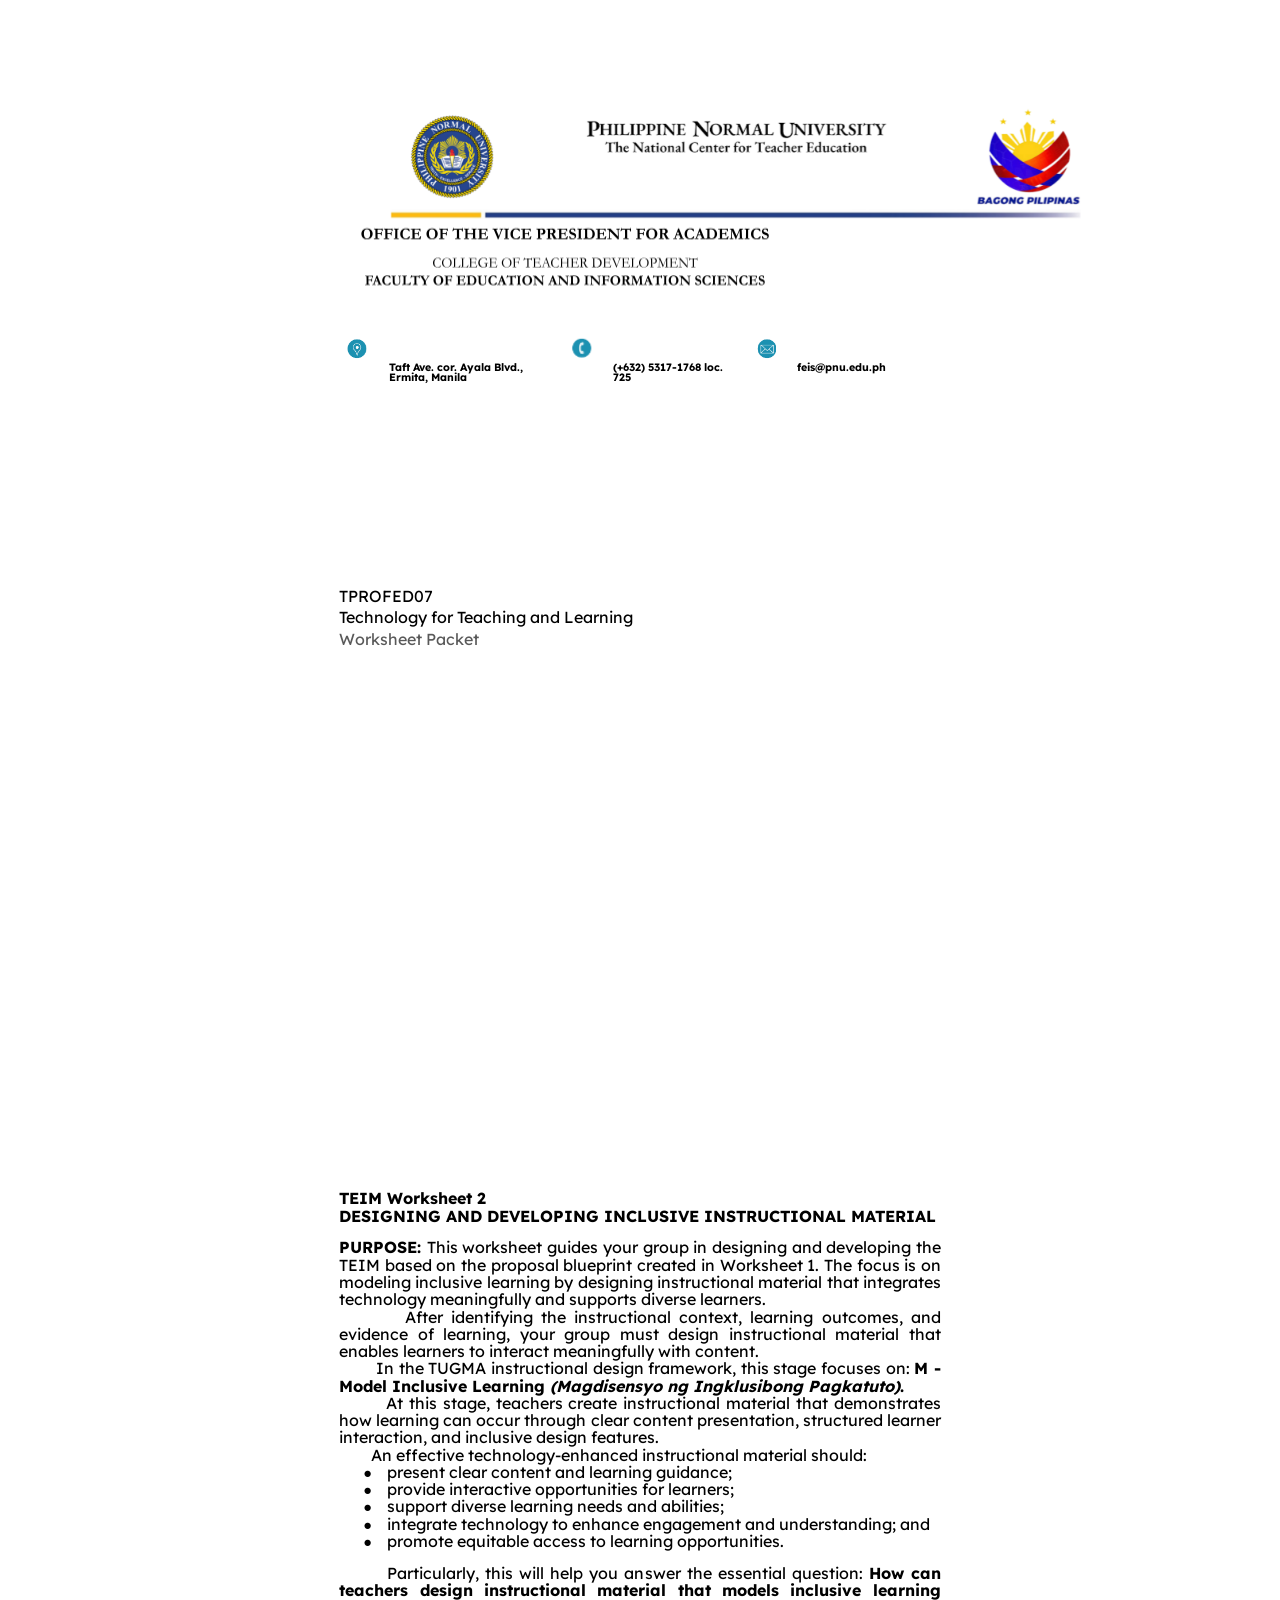
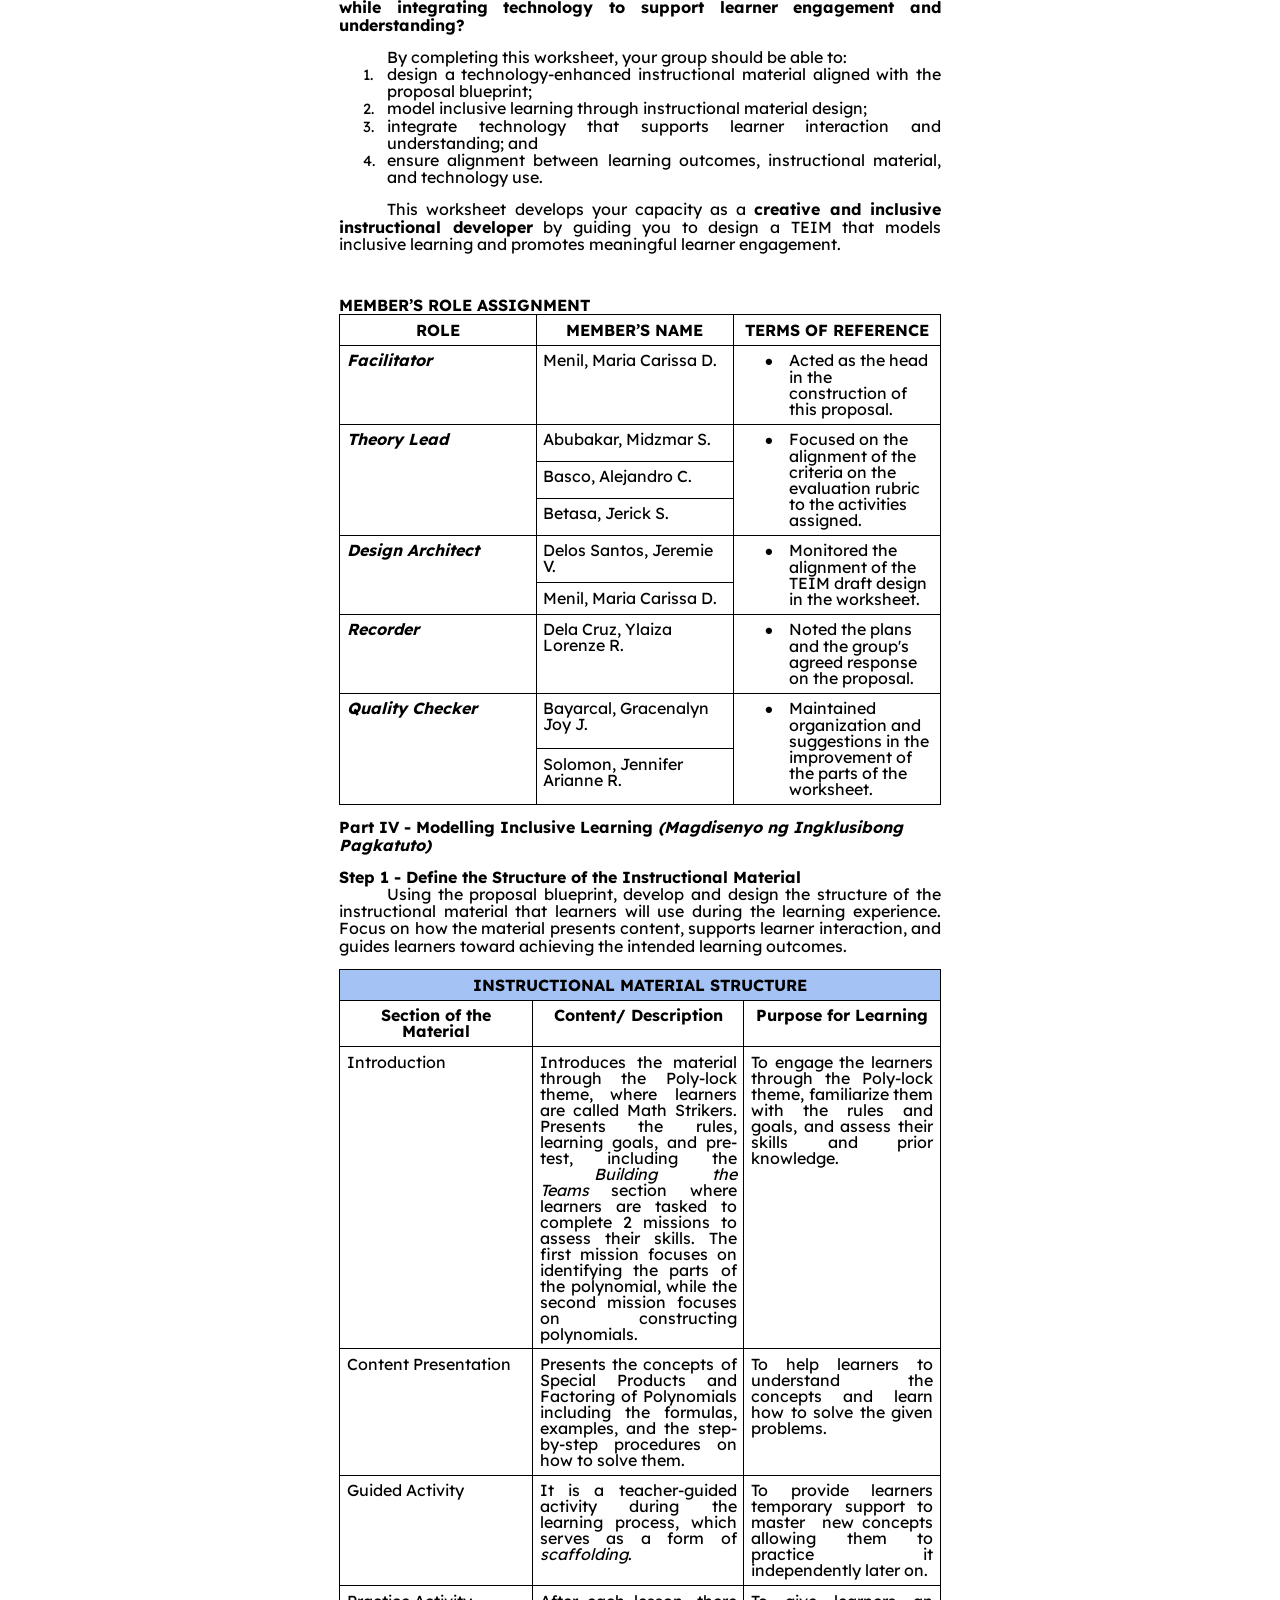
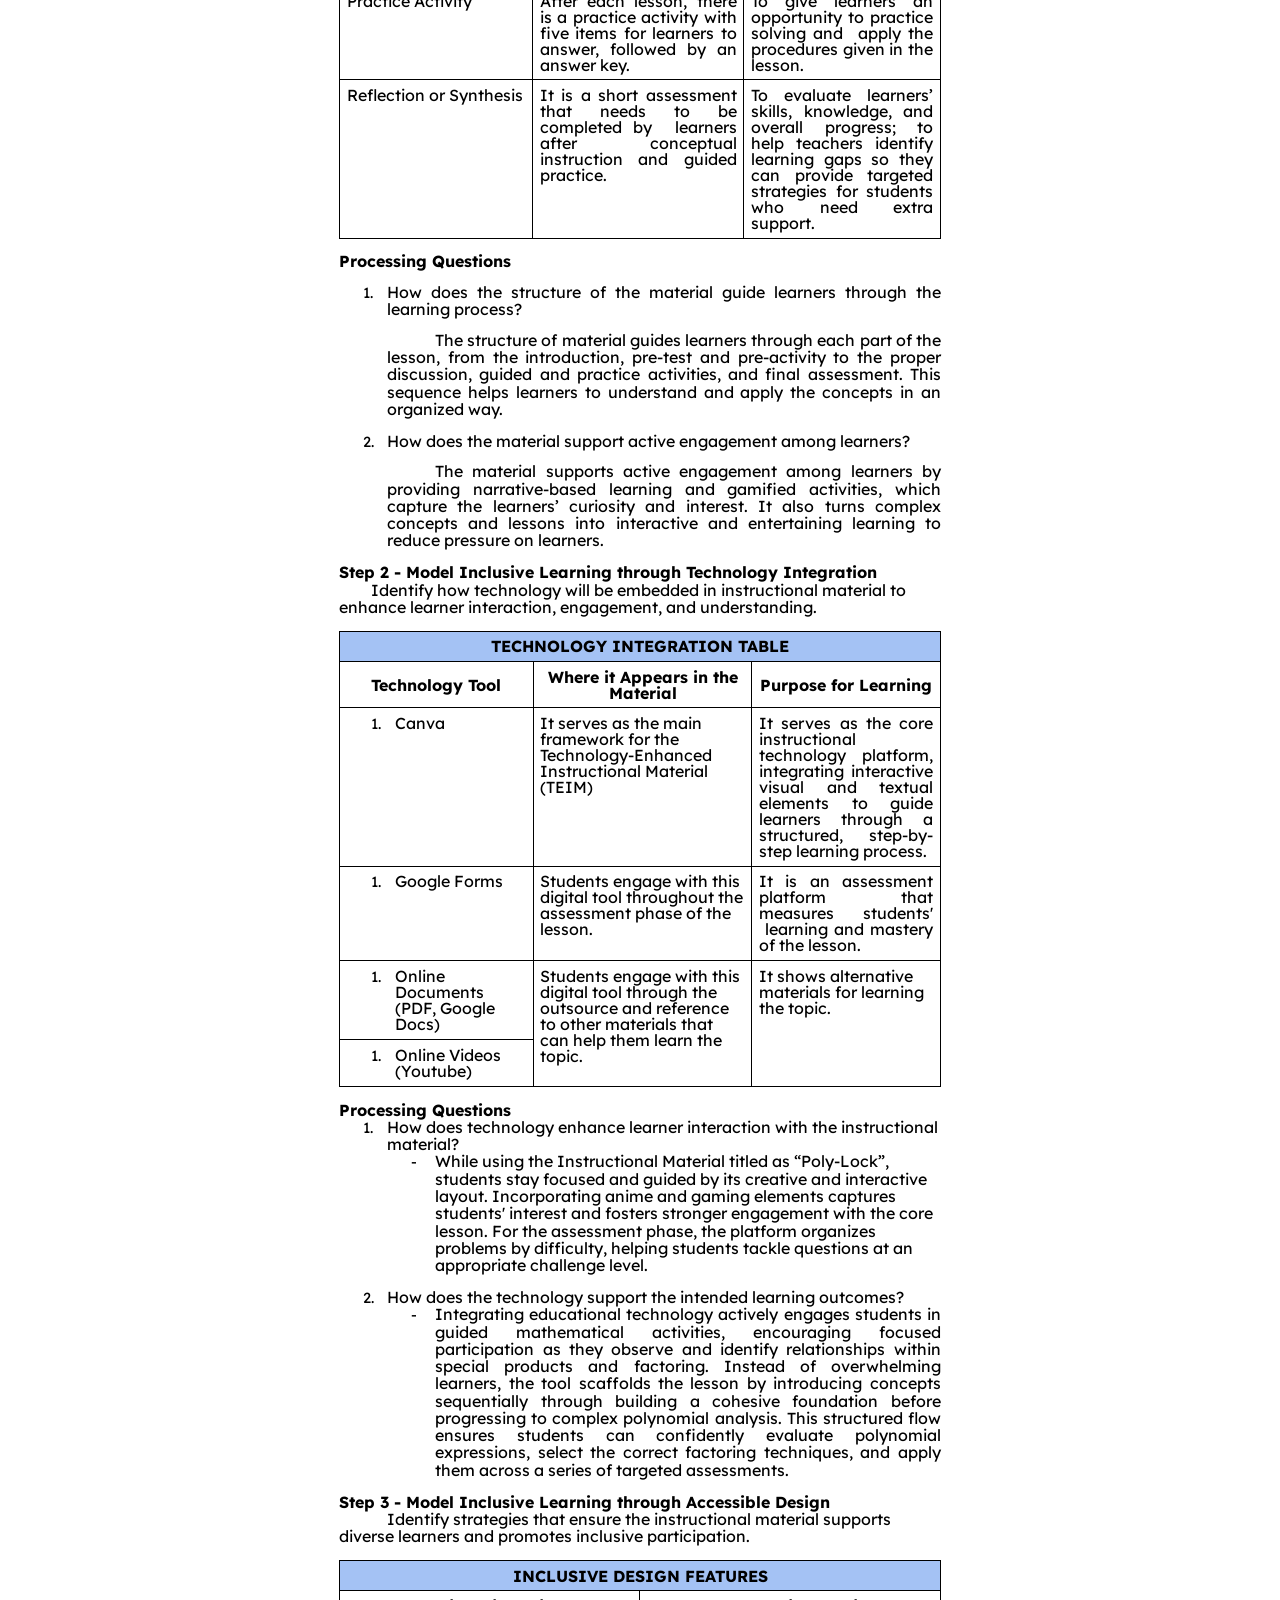
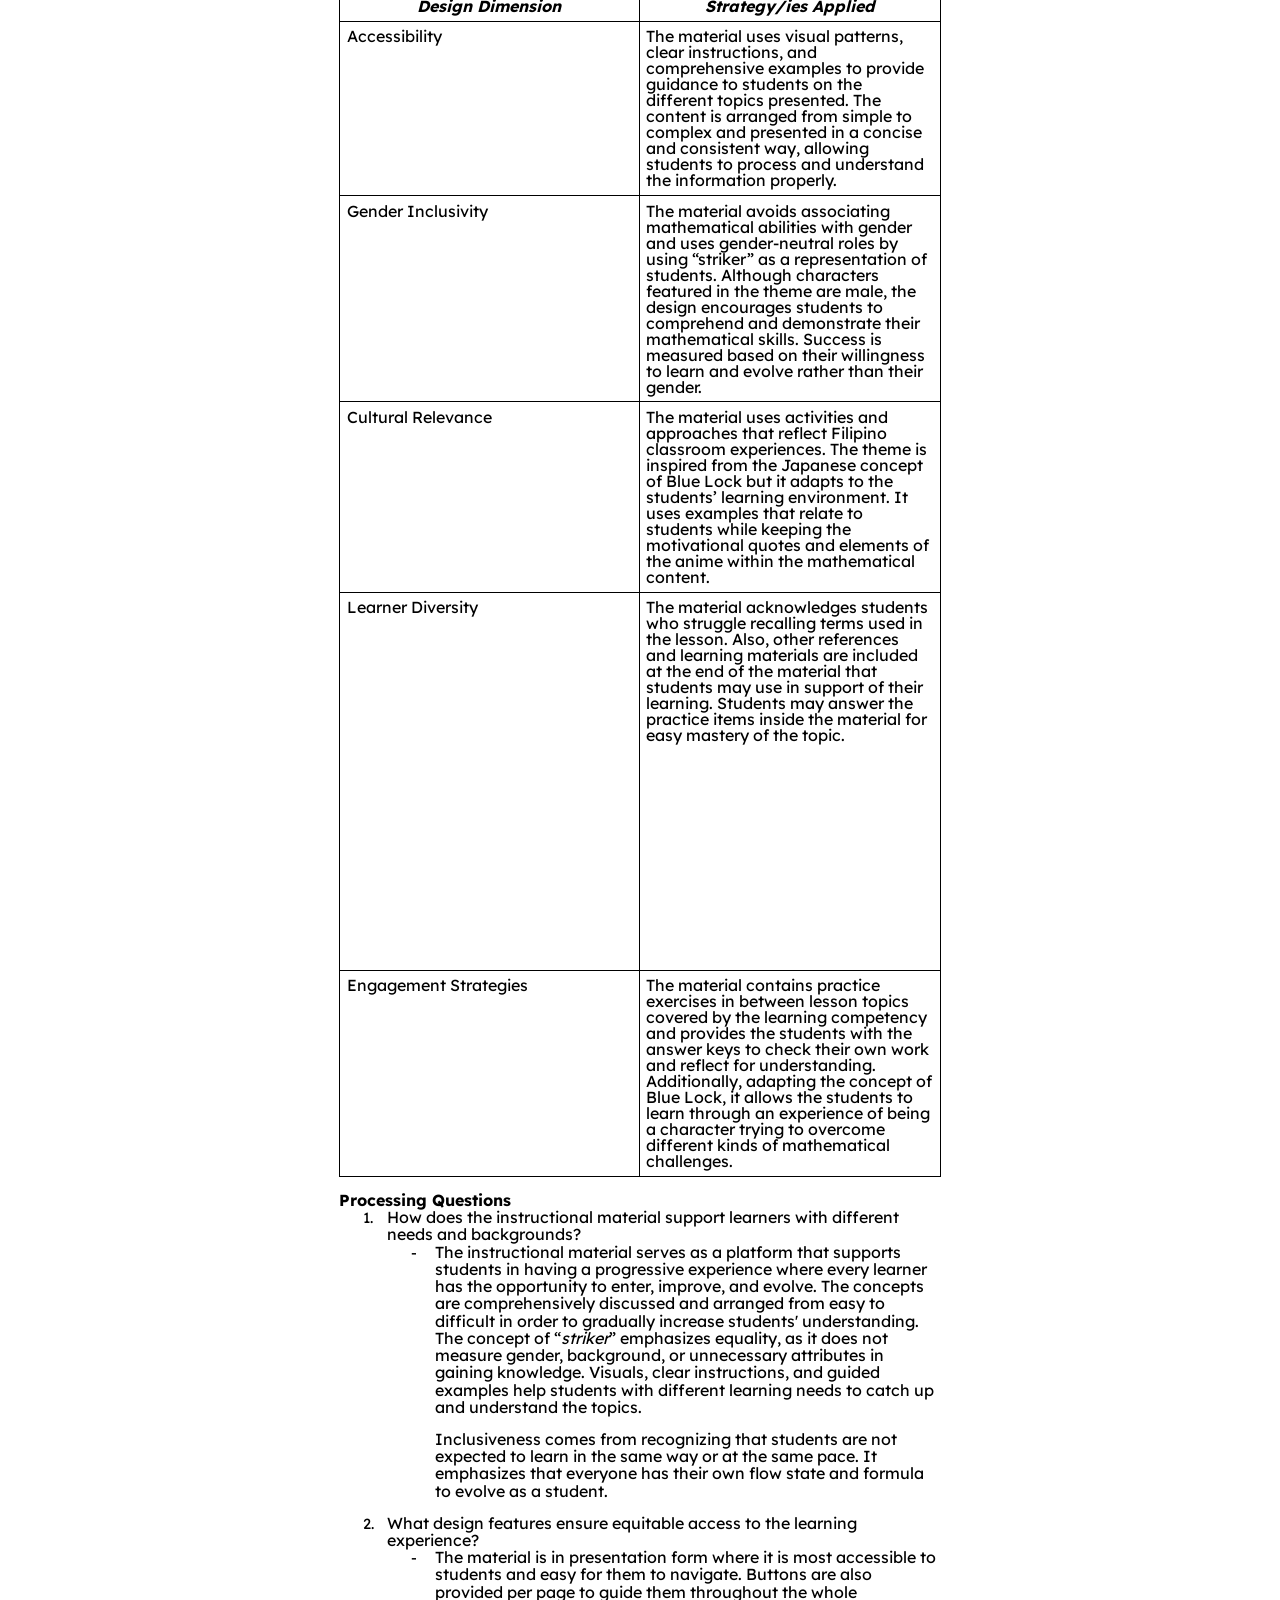
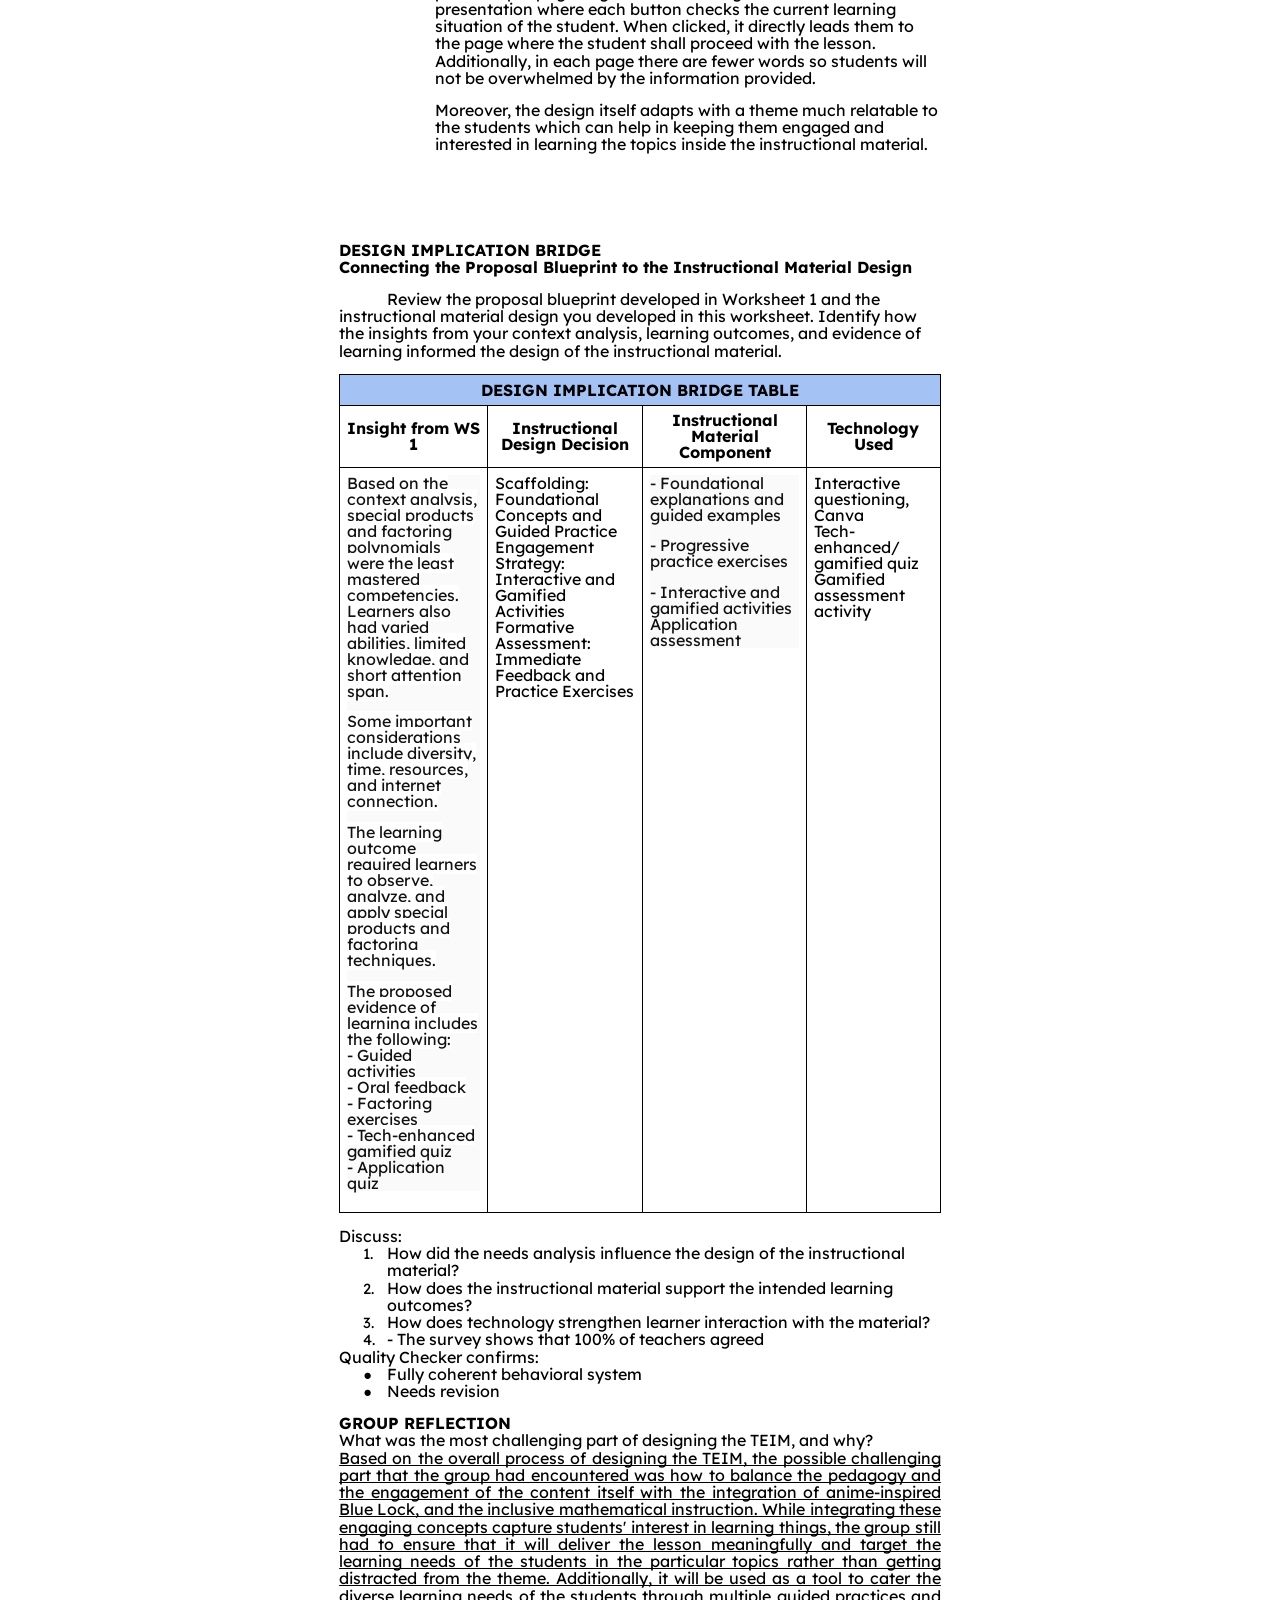
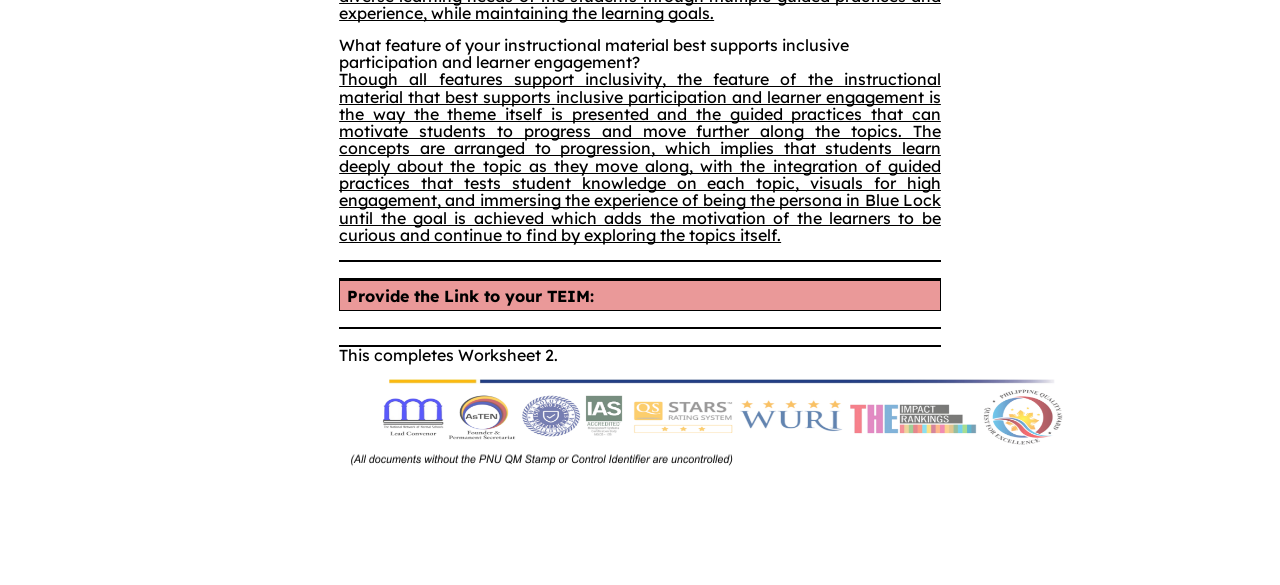
<file: catcon/ws2.html>
<html>

<head>
    <link href="https://fonts.googleapis.com/css2?family=Bebas+Neue&display=swap" rel="stylesheet">
    <link href="https://fonts.googleapis.com/css2?family=Lexend+Deca:wght@100..900&display=swap" rel="stylesheet">
    <meta content="text/html; charset=UTF-8" http-equiv="content-type">
    <style type="text/css">
        body * {
            font-family: "Lexend Deca", sans-serif !important;
        }

        @import url(https://themes.googleusercontent.com/fonts/css?kit=fpjTOVmNbO4Lz34iLyptLYkgs1JSG8vWJ4-dVTsuHbs_-8526-NxGVbkyVSe8GRf96xlbbE5D7Gw2o7jubnkMA);

        .lst-kix_a46xcknhc4zg-6>li:before {
            content: "\0025cf   "
        }

        .lst-kix_a46xcknhc4zg-4>li:before {
            content: "\0025cb   "
        }

        .lst-kix_8ki4yi3775pp-7>li {
            counter-increment: lst-ctn-kix_8ki4yi3775pp-7
        }

        ol.lst-kix_8ki4yi3775pp-4.start {
            counter-reset: lst-ctn-kix_8ki4yi3775pp-4 0
        }

        ol.lst-kix_list_37-2.start {
            counter-reset: lst-ctn-kix_list_37-2 0
        }

        .lst-kix_list_45-2>li {
            counter-increment: lst-ctn-kix_list_45-2
        }

        .lst-kix_mk3mgi3btej1-8>li:before {
            content: "-  "
        }

        .lst-kix_a46xcknhc4zg-8>li:before {
            content: "\0025a0   "
        }

        .lst-kix_7l8yzfdlhj5i-4>li:before {
            content: "-  "
        }

        ul.lst-kix_qqik473mwpek-0 {
            list-style-type: none
        }

        ul.lst-kix_qqik473mwpek-1 {
            list-style-type: none
        }

        ul.lst-kix_qqik473mwpek-2 {
            list-style-type: none
        }

        .lst-kix_5gqvjp3l7jra-2>li:before {
            content: "\0025a0   "
        }

        .lst-kix_7l8yzfdlhj5i-6>li:before {
            content: "-  "
        }

        .lst-kix_5gqvjp3l7jra-0>li:before {
            content: "\0025cf   "
        }

        .lst-kix_5gqvjp3l7jra-8>li:before {
            content: "\0025a0   "
        }

        .lst-kix_tmo1yrefln0c-4>li:before {
            content: "\0025cb   "
        }

        .lst-kix_5gqvjp3l7jra-6>li:before {
            content: "\0025cf   "
        }

        .lst-kix_nku426kaace1-8>li:before {
            content: "\0025a0   "
        }

        .lst-kix_tmo1yrefln0c-2>li:before {
            content: "\0025a0   "
        }

        .lst-kix_7l8yzfdlhj5i-0>li:before {
            content: "-  "
        }

        .lst-kix_a46xcknhc4zg-2>li:before {
            content: "\0025a0   "
        }

        .lst-kix_7l8yzfdlhj5i-2>li:before {
            content: "-  "
        }

        .lst-kix_a46xcknhc4zg-0>li:before {
            content: "\0025cf   "
        }

        .lst-kix_5gqvjp3l7jra-4>li:before {
            content: "\0025cb   "
        }

        .lst-kix_nku426kaace1-6>li:before {
            content: "\0025cf   "
        }

        .lst-kix_tmo1yrefln0c-0>li:before {
            content: "\0025cf   "
        }

        .lst-kix_nku426kaace1-0>li:before {
            content: "\0025cf   "
        }

        .lst-kix_nku426kaace1-4>li:before {
            content: "\0025cb   "
        }

        .lst-kix_nku426kaace1-2>li:before {
            content: "\0025a0   "
        }

        .lst-kix_v07n8jkeunva-1>li:before {
            content: "\0025cb   "
        }

        .lst-kix_2dwwdpgdaqhn-1>li:before {
            content: "\0025cb   "
        }

        .lst-kix_7l8yzfdlhj5i-8>li:before {
            content: "-  "
        }

        ul.lst-kix_qqik473mwpek-7 {
            list-style-type: none
        }

        .lst-kix_2dwwdpgdaqhn-3>li:before {
            content: "\0025cf   "
        }

        ul.lst-kix_qqik473mwpek-8 {
            list-style-type: none
        }

        ul.lst-kix_qqik473mwpek-3 {
            list-style-type: none
        }

        ul.lst-kix_qqik473mwpek-4 {
            list-style-type: none
        }

        ul.lst-kix_qqik473mwpek-5 {
            list-style-type: none
        }

        ul.lst-kix_qqik473mwpek-6 {
            list-style-type: none
        }

        ul.lst-kix_fotgt5tpzv2j-0 {
            list-style-type: none
        }

        .lst-kix_6aeja6h20sgh-4>li:before {
            content: "\0025cb   "
        }

        ul.lst-kix_fotgt5tpzv2j-1 {
            list-style-type: none
        }

        ul.lst-kix_fotgt5tpzv2j-2 {
            list-style-type: none
        }

        ul.lst-kix_fotgt5tpzv2j-3 {
            list-style-type: none
        }

        .lst-kix_6aeja6h20sgh-2>li:before {
            content: "\0025a0   "
        }

        .lst-kix_6aeja6h20sgh-6>li:before {
            content: "\0025cf   "
        }

        ul.lst-kix_ummz1ecbazno-7 {
            list-style-type: none
        }

        ul.lst-kix_ummz1ecbazno-8 {
            list-style-type: none
        }

        ul.lst-kix_ummz1ecbazno-5 {
            list-style-type: none
        }

        ul.lst-kix_ummz1ecbazno-6 {
            list-style-type: none
        }

        ul.lst-kix_ummz1ecbazno-3 {
            list-style-type: none
        }

        ul.lst-kix_ummz1ecbazno-4 {
            list-style-type: none
        }

        ul.lst-kix_ummz1ecbazno-1 {
            list-style-type: none
        }

        ul.lst-kix_ummz1ecbazno-2 {
            list-style-type: none
        }

        ul.lst-kix_ummz1ecbazno-0 {
            list-style-type: none
        }

        .lst-kix_v07n8jkeunva-3>li:before {
            content: "\0025cf   "
        }

        .lst-kix_v07n8jkeunva-7>li:before {
            content: "\0025cb   "
        }

        ul.lst-kix_fotgt5tpzv2j-8 {
            list-style-type: none
        }

        .lst-kix_6aeja6h20sgh-8>li:before {
            content: "\0025a0   "
        }

        ul.lst-kix_fotgt5tpzv2j-4 {
            list-style-type: none
        }

        ul.lst-kix_fotgt5tpzv2j-5 {
            list-style-type: none
        }

        ul.lst-kix_fotgt5tpzv2j-6 {
            list-style-type: none
        }

        ul.lst-kix_fotgt5tpzv2j-7 {
            list-style-type: none
        }

        .lst-kix_v07n8jkeunva-5>li:before {
            content: "\0025a0   "
        }

        .lst-kix_5b7wa18ga408-7>li:before {
            content: "\0025cb   "
        }

        .lst-kix_list_22-2>li:before {
            content: "\0025aa   "
        }

        .lst-kix_list_22-6>li:before {
            content: "\0025cf   "
        }

        .lst-kix_5b7wa18ga408-5>li:before {
            content: "\0025a0   "
        }

        .lst-kix_list_22-0>li:before {
            content: "" counter(lst-ctn-kix_list_22-0, decimal) ". "
        }

        .lst-kix_list_22-8>li:before {
            content: "\0025aa   "
        }

        .lst-kix_6p3xib3xggv8-8>li:before {
            content: "\0025a0   "
        }

        .lst-kix_6p3xib3xggv8-6>li:before {
            content: "\0025cf   "
        }

        .lst-kix_5b7wa18ga408-3>li:before {
            content: "\0025cf   "
        }

        .lst-kix_6aeja6h20sgh-0>li:before {
            content: "\0025cf   "
        }

        .lst-kix_5b7wa18ga408-1>li:before {
            content: "\0025cb   "
        }

        .lst-kix_list_22-4>li:before {
            content: "o  "
        }

        .lst-kix_6p3xib3xggv8-0>li:before {
            content: "\0025cf   "
        }

        .lst-kix_6p3xib3xggv8-2>li:before {
            content: "\0025a0   "
        }

        .lst-kix_6p3xib3xggv8-4>li:before {
            content: "\0025cb   "
        }

        .lst-kix_list_41-7>li:before {
            content: "" counter(lst-ctn-kix_list_41-7, lower-latin) ". "
        }

        .lst-kix_kspk4yq8vbwg-4>li:before {
            content: "\0025cb   "
        }

        ul.lst-kix_v07n8jkeunva-1 {
            list-style-type: none
        }

        ul.lst-kix_v07n8jkeunva-0 {
            list-style-type: none
        }

        ul.lst-kix_v07n8jkeunva-3 {
            list-style-type: none
        }

        ul.lst-kix_v07n8jkeunva-2 {
            list-style-type: none
        }

        .lst-kix_da8vkqkwlyic-0>li:before {
            content: "\0025cf   "
        }

        ul.lst-kix_v07n8jkeunva-5 {
            list-style-type: none
        }

        ul.lst-kix_v07n8jkeunva-4 {
            list-style-type: none
        }

        .lst-kix_kspk4yq8vbwg-2>li:before {
            content: "\0025a0   "
        }

        .lst-kix_list_41-1>li:before {
            content: "" counter(lst-ctn-kix_list_41-1, lower-latin) ". "
        }

        ul.lst-kix_v07n8jkeunva-7 {
            list-style-type: none
        }

        ul.lst-kix_v07n8jkeunva-6 {
            list-style-type: none
        }

        .lst-kix_da8vkqkwlyic-2>li:before {
            content: "\0025a0   "
        }

        ul.lst-kix_v07n8jkeunva-8 {
            list-style-type: none
        }

        .lst-kix_kspk4yq8vbwg-0>li:before {
            content: "\0025cf   "
        }

        .lst-kix_da8vkqkwlyic-6>li:before {
            content: "\0025cf   "
        }

        .lst-kix_list_41-5>li:before {
            content: "" counter(lst-ctn-kix_list_41-5, lower-roman) ". "
        }

        ol.lst-kix_list_37-7.start {
            counter-reset: lst-ctn-kix_list_37-7 0
        }

        .lst-kix_da8vkqkwlyic-4>li:before {
            content: "\0025cb   "
        }

        .lst-kix_list_41-3>li:before {
            content: "" counter(lst-ctn-kix_list_41-3, decimal) ". "
        }

        .lst-kix_mk3mgi3btej1-2>li:before {
            content: "-  "
        }

        .lst-kix_mk3mgi3btej1-4>li:before {
            content: "-  "
        }

        .lst-kix_mk3mgi3btej1-6>li:before {
            content: "-  "
        }

        ul.lst-kix_lttdjuj5kezu-8 {
            list-style-type: none
        }

        ul.lst-kix_lttdjuj5kezu-6 {
            list-style-type: none
        }

        ul.lst-kix_lttdjuj5kezu-7 {
            list-style-type: none
        }

        ul.lst-kix_lttdjuj5kezu-0 {
            list-style-type: none
        }

        ul.lst-kix_lttdjuj5kezu-1 {
            list-style-type: none
        }

        .lst-kix_mk3mgi3btej1-0>li:before {
            content: "-  "
        }

        ul.lst-kix_lttdjuj5kezu-4 {
            list-style-type: none
        }

        ul.lst-kix_lttdjuj5kezu-5 {
            list-style-type: none
        }

        ul.lst-kix_lttdjuj5kezu-2 {
            list-style-type: none
        }

        .lst-kix_5rz4f8eoe0fq-8>li:before {
            content: "\0025a0   "
        }

        ul.lst-kix_lttdjuj5kezu-3 {
            list-style-type: none
        }

        ul.lst-kix_ba6zyquy7up-4 {
            list-style-type: none
        }

        ul.lst-kix_ba6zyquy7up-5 {
            list-style-type: none
        }

        ul.lst-kix_ba6zyquy7up-2 {
            list-style-type: none
        }

        ul.lst-kix_ba6zyquy7up-3 {
            list-style-type: none
        }

        .lst-kix_dxyy1qqmydwg-3>li:before {
            content: "\0025cf   "
        }

        .lst-kix_dxyy1qqmydwg-7>li:before {
            content: "\0025cb   "
        }

        ul.lst-kix_ba6zyquy7up-0 {
            list-style-type: none
        }

        ul.lst-kix_ba6zyquy7up-1 {
            list-style-type: none
        }

        .lst-kix_5rz4f8eoe0fq-6>li:before {
            content: "\0025cf   "
        }

        .lst-kix_m3xq9bvgpqa7-7>li:before {
            content: "\0025cb   "
        }

        .lst-kix_qdbq6w6ur63b-1>li:before {
            content: "\0025cb   "
        }

        .lst-kix_q2l9dtp8yuo7-3>li:before {
            content: "\0025cf   "
        }

        .lst-kix_uixhl6ynlykd-3>li:before {
            content: "-  "
        }

        .lst-kix_3i6h4b2jzlny-2>li:before {
            content: "\0025a0   "
        }

        .lst-kix_5rz4f8eoe0fq-2>li:before {
            content: "\0025a0   "
        }

        .lst-kix_qaonwcx3jyd-3>li:before {
            content: "\0025cf   "
        }

        .lst-kix_ummz1ecbazno-1>li:before {
            content: "\0025cb   "
        }

        .lst-kix_y0ywkqnz70h0-4>li:before {
            content: "\0025cb   "
        }

        .lst-kix_nsiqlwuhvh9b-6>li:before {
            content: "\0025cf   "
        }

        .lst-kix_6wlibio7w8y9-3>li:before {
            content: "\0025cf   "
        }

        ol.lst-kix_list_36-1.start {
            counter-reset: lst-ctn-kix_list_36-1 0
        }

        .lst-kix_y0ywkqnz70h0-0>li:before {
            content: "\0025cf   "
        }

        .lst-kix_nsiqlwuhvh9b-2>li:before {
            content: "\0025a0   "
        }

        .lst-kix_3i6h4b2jzlny-6>li:before {
            content: "\0025cf   "
        }

        ul.lst-kix_ba6zyquy7up-8 {
            list-style-type: none
        }

        .lst-kix_6wlibio7w8y9-7>li:before {
            content: "\0025cb   "
        }

        .lst-kix_kx6fgar93wck-4>li:before {
            content: "\0025cb   "
        }

        ul.lst-kix_ba6zyquy7up-6 {
            list-style-type: none
        }

        ul.lst-kix_ba6zyquy7up-7 {
            list-style-type: none
        }

        .lst-kix_kspk4yq8vbwg-6>li:before {
            content: "\0025cf   "
        }

        .lst-kix_kx6fgar93wck-0>li:before {
            content: "\0025cf   "
        }

        .lst-kix_tsngc0ka7ql9-1>li:before {
            content: "\0025cb   "
        }

        .lst-kix_ljes5qt9x5am-8>li:before {
            content: "\0025a0   "
        }

        ol.lst-kix_list_45-6.start {
            counter-reset: lst-ctn-kix_list_45-6 0
        }

        .lst-kix_5sdwkhkhrj73-4>li:before {
            content: "\0025cb   "
        }

        .lst-kix_qfkmogfzd9u8-0>li:before {
            content: "\0025cf   "
        }

        .lst-kix_list_45-5>li:before {
            content: "" counter(lst-ctn-kix_list_45-5, lower-roman) ". "
        }

        .lst-kix_5sdwkhkhrj73-8>li:before {
            content: "\0025a0   "
        }

        .lst-kix_ba6zyquy7up-6>li:before {
            content: "\0025cf   "
        }

        .lst-kix_y0ywkqnz70h0-8>li:before {
            content: "\0025a0   "
        }

        ul.lst-kix_a4i1t8appm03-1 {
            list-style-type: none
        }

        ul.lst-kix_a4i1t8appm03-2 {
            list-style-type: none
        }

        ul.lst-kix_t557xajpunu-7 {
            list-style-type: none
        }

        ul.lst-kix_t557xajpunu-8 {
            list-style-type: none
        }

        ul.lst-kix_a4i1t8appm03-0 {
            list-style-type: none
        }

        .lst-kix_qfkmogfzd9u8-4>li:before {
            content: "\0025cb   "
        }

        .lst-kix_qfkmogfzd9u8-8>li:before {
            content: "\0025a0   "
        }

        ul.lst-kix_t557xajpunu-5 {
            list-style-type: none
        }

        ul.lst-kix_t557xajpunu-6 {
            list-style-type: none
        }

        .lst-kix_qdbq6w6ur63b-5>li:before {
            content: "\0025a0   "
        }

        ul.lst-kix_t557xajpunu-3 {
            list-style-type: none
        }

        ul.lst-kix_t557xajpunu-4 {
            list-style-type: none
        }

        ul.lst-kix_t557xajpunu-1 {
            list-style-type: none
        }

        .lst-kix_ba6zyquy7up-2>li:before {
            content: "\0025a0   "
        }

        .lst-kix_list_37-0>li {
            counter-increment: lst-ctn-kix_list_37-0
        }

        .lst-kix_2uncv353coxt-6>li:before {
            content: "\0025cf   "
        }

        ul.lst-kix_t557xajpunu-2 {
            list-style-type: none
        }

        .lst-kix_ummz1ecbazno-5>li:before {
            content: "\0025a0   "
        }

        .lst-kix_ljes5qt9x5am-0>li:before {
            content: "\0025cf   "
        }

        ul.lst-kix_t557xajpunu-0 {
            list-style-type: none
        }

        ul.lst-kix_gb6j7inwvj2z-4 {
            list-style-type: none
        }

        .lst-kix_pccto66spbwn-1>li:before {
            content: "\0025cb   "
        }

        .lst-kix_list_45-1>li:before {
            content: "" counter(lst-ctn-kix_list_45-1, lower-latin) ". "
        }

        ul.lst-kix_gb6j7inwvj2z-3 {
            list-style-type: none
        }

        ul.lst-kix_gb6j7inwvj2z-6 {
            list-style-type: none
        }

        ul.lst-kix_gb6j7inwvj2z-5 {
            list-style-type: none
        }

        .lst-kix_8ki4yi3775pp-2>li:before {
            content: "" counter(lst-ctn-kix_8ki4yi3775pp-2, lower-roman) ". "
        }

        .lst-kix_qaonwcx3jyd-7>li:before {
            content: "\0025cb   "
        }

        ul.lst-kix_gb6j7inwvj2z-8 {
            list-style-type: none
        }

        ul.lst-kix_gb6j7inwvj2z-7 {
            list-style-type: none
        }

        .lst-kix_ju1mb7gned88-8>li:before {
            content: "\0025a0   "
        }

        ul.lst-kix_a4i1t8appm03-5 {
            list-style-type: none
        }

        .lst-kix_pccto66spbwn-5>li:before {
            content: "\0025a0   "
        }

        .lst-kix_5sdwkhkhrj73-0>li:before {
            content: "\0025cf   "
        }

        ul.lst-kix_a4i1t8appm03-6 {
            list-style-type: none
        }

        ul.lst-kix_a4i1t8appm03-3 {
            list-style-type: none
        }

        .lst-kix_8ki4yi3775pp-6>li:before {
            content: "" counter(lst-ctn-kix_8ki4yi3775pp-6, decimal) ". "
        }

        ul.lst-kix_a4i1t8appm03-4 {
            list-style-type: none
        }

        .lst-kix_uixhl6ynlykd-7>li:before {
            content: "-  "
        }

        ul.lst-kix_gb6j7inwvj2z-0 {
            list-style-type: none
        }

        .lst-kix_m3xq9bvgpqa7-3>li:before {
            content: "\0025cf   "
        }

        .lst-kix_2uncv353coxt-2>li:before {
            content: "\0025a0   "
        }

        ul.lst-kix_gb6j7inwvj2z-2 {
            list-style-type: none
        }

        ul.lst-kix_a4i1t8appm03-7 {
            list-style-type: none
        }

        ul.lst-kix_gb6j7inwvj2z-1 {
            list-style-type: none
        }

        .lst-kix_tsngc0ka7ql9-5>li:before {
            content: "\0025a0   "
        }

        .lst-kix_ljes5qt9x5am-4>li:before {
            content: "\0025cb   "
        }

        ul.lst-kix_a4i1t8appm03-8 {
            list-style-type: none
        }

        .lst-kix_ju1mb7gned88-4>li:before {
            content: "\0025cb   "
        }

        .lst-kix_xqiz362mehbr-5>li:before {
            content: "-  "
        }

        .lst-kix_xo3wu1fchcjq-0>li:before {
            content: "\0025cf   "
        }

        .lst-kix_qm8nhr87rfhb-0>li:before {
            content: "\0025cf   "
        }

        .lst-kix_leemiq8k7yee-2>li:before {
            content: "\0025a0   "
        }

        .lst-kix_xqiz362mehbr-1>li:before {
            content: "-  "
        }

        .lst-kix_lttdjuj5kezu-6>li:before {
            content: "\0025cf   "
        }

        .lst-kix_lttdjuj5kezu-2>li:before {
            content: "\0025a0   "
        }

        .lst-kix_8ki4yi3775pp-0>li {
            counter-increment: lst-ctn-kix_8ki4yi3775pp-0
        }

        .lst-kix_xo3wu1fchcjq-8>li:before {
            content: "\0025a0   "
        }

        .lst-kix_e3o7bjcukva3-3>li:before {
            content: "\0025cf   "
        }

        .lst-kix_qm8nhr87rfhb-8>li:before {
            content: "\0025a0   "
        }

        .lst-kix_xo3wu1fchcjq-4>li:before {
            content: "\0025cb   "
        }

        .lst-kix_ju1mb7gned88-0>li:before {
            content: "\0025cf   "
        }

        .lst-kix_2dwwdpgdaqhn-7>li:before {
            content: "\0025cb   "
        }

        .lst-kix_fotgt5tpzv2j-4>li:before {
            content: "\0025cb   "
        }

        .lst-kix_t557xajpunu-5>li:before {
            content: "\0025a0   "
        }

        .lst-kix_fotgt5tpzv2j-8>li:before {
            content: "\0025a0   "
        }

        .lst-kix_t557xajpunu-1>li:before {
            content: "\0025cb   "
        }

        ul.lst-kix_1s4isvo25unv-7 {
            list-style-type: none
        }

        ul.lst-kix_1s4isvo25unv-6 {
            list-style-type: none
        }

        .lst-kix_f7y680bktj1b-6>li:before {
            content: "\0025cf   "
        }

        ul.lst-kix_1s4isvo25unv-5 {
            list-style-type: none
        }

        ul.lst-kix_1s4isvo25unv-4 {
            list-style-type: none
        }

        ul.lst-kix_pkby3rm80av2-8 {
            list-style-type: none
        }

        .lst-kix_puaj47yt0pst-3>li:before {
            content: "\0025cf   "
        }

        ul.lst-kix_1s4isvo25unv-8 {
            list-style-type: none
        }

        .lst-kix_list_37-2>li {
            counter-increment: lst-ctn-kix_list_37-2
        }

        ul.lst-kix_e3o7bjcukva3-3 {
            list-style-type: none
        }

        ul.lst-kix_e3o7bjcukva3-2 {
            list-style-type: none
        }

        ul.lst-kix_e3o7bjcukva3-1 {
            list-style-type: none
        }

        .lst-kix_f7y680bktj1b-2>li:before {
            content: "\0025a0   "
        }

        ul.lst-kix_e3o7bjcukva3-0 {
            list-style-type: none
        }

        ul.lst-kix_1s4isvo25unv-3 {
            list-style-type: none
        }

        ul.lst-kix_1s4isvo25unv-2 {
            list-style-type: none
        }

        .lst-kix_kx6fgar93wck-8>li:before {
            content: "\0025a0   "
        }

        ul.lst-kix_1s4isvo25unv-1 {
            list-style-type: none
        }

        ul.lst-kix_1s4isvo25unv-0 {
            list-style-type: none
        }

        .lst-kix_tmo1yrefln0c-6>li:before {
            content: "\0025cf   "
        }

        .lst-kix_33kx4ssugkdm-0>li:before {
            content: "\0025cf   "
        }

        ul.lst-kix_e3o7bjcukva3-8 {
            list-style-type: none
        }

        ul.lst-kix_e3o7bjcukva3-7 {
            list-style-type: none
        }

        .lst-kix_gat80gyc7o1j-3>li:before {
            content: "\0025cf   "
        }

        ul.lst-kix_e3o7bjcukva3-6 {
            list-style-type: none
        }

        .lst-kix_puaj47yt0pst-7>li:before {
            content: "\0025cb   "
        }

        ul.lst-kix_e3o7bjcukva3-5 {
            list-style-type: none
        }

        ul.lst-kix_e3o7bjcukva3-4 {
            list-style-type: none
        }

        ul.lst-kix_pkby3rm80av2-4 {
            list-style-type: none
        }

        ul.lst-kix_pkby3rm80av2-5 {
            list-style-type: none
        }

        ul.lst-kix_pkby3rm80av2-6 {
            list-style-type: none
        }

        ul.lst-kix_pkby3rm80av2-7 {
            list-style-type: none
        }

        ul.lst-kix_pkby3rm80av2-0 {
            list-style-type: none
        }

        ul.lst-kix_pkby3rm80av2-1 {
            list-style-type: none
        }

        ul.lst-kix_pkby3rm80av2-2 {
            list-style-type: none
        }

        ul.lst-kix_pkby3rm80av2-3 {
            list-style-type: none
        }

        .lst-kix_n5pa3dh07xp-2>li:before {
            content: "\0025a0   "
        }

        .lst-kix_fotgt5tpzv2j-0>li:before {
            content: "\0025cf   "
        }

        .lst-kix_33kx4ssugkdm-8>li:before {
            content: "\0025a0   "
        }

        .lst-kix_gat80gyc7o1j-7>li:before {
            content: "\0025cb   "
        }

        .lst-kix_e3o7bjcukva3-7>li:before {
            content: "\0025cb   "
        }

        .lst-kix_33kx4ssugkdm-4>li:before {
            content: "\0025cb   "
        }

        .lst-kix_d2ixja7c4dvx-2>li:before {
            content: "\0025a0   "
        }

        .lst-kix_qm8nhr87rfhb-4>li:before {
            content: "\0025cb   "
        }

        .lst-kix_n5pa3dh07xp-6>li:before {
            content: "\0025cf   "
        }

        .lst-kix_e3yl81tkx49u-3>li:before {
            content: "\0025cf   "
        }

        .lst-kix_d2ixja7c4dvx-6>li:before {
            content: "\0025cf   "
        }

        .lst-kix_e3yl81tkx49u-1>li:before {
            content: "\0025cb   "
        }

        ul.lst-kix_5sdwkhkhrj73-1 {
            list-style-type: none
        }

        ul.lst-kix_u8kdb31j7poy-3 {
            list-style-type: none
        }

        ul.lst-kix_5sdwkhkhrj73-0 {
            list-style-type: none
        }

        ul.lst-kix_u8kdb31j7poy-2 {
            list-style-type: none
        }

        ul.lst-kix_u8kdb31j7poy-1 {
            list-style-type: none
        }

        ul.lst-kix_u8kdb31j7poy-0 {
            list-style-type: none
        }

        ul.lst-kix_u8kdb31j7poy-7 {
            list-style-type: none
        }

        ul.lst-kix_u8kdb31j7poy-6 {
            list-style-type: none
        }

        ul.lst-kix_u8kdb31j7poy-5 {
            list-style-type: none
        }

        ul.lst-kix_u8kdb31j7poy-4 {
            list-style-type: none
        }

        .lst-kix_e3yl81tkx49u-7>li:before {
            content: "\0025cb   "
        }

        ul.lst-kix_u8kdb31j7poy-8 {
            list-style-type: none
        }

        .lst-kix_b8brtbsju34i-1>li:before {
            content: "\0025cb   "
        }

        ul.lst-kix_peflaiwpdvsf-1 {
            list-style-type: none
        }

        ul.lst-kix_peflaiwpdvsf-0 {
            list-style-type: none
        }

        ul.lst-kix_peflaiwpdvsf-3 {
            list-style-type: none
        }

        ul.lst-kix_peflaiwpdvsf-2 {
            list-style-type: none
        }

        ul.lst-kix_peflaiwpdvsf-5 {
            list-style-type: none
        }

        ul.lst-kix_peflaiwpdvsf-4 {
            list-style-type: none
        }

        ul.lst-kix_peflaiwpdvsf-7 {
            list-style-type: none
        }

        ul.lst-kix_peflaiwpdvsf-6 {
            list-style-type: none
        }

        ul.lst-kix_peflaiwpdvsf-8 {
            list-style-type: none
        }

        .lst-kix_list_37-0>li:before {
            content: "" counter(lst-ctn-kix_list_37-0, decimal) ". "
        }

        ul.lst-kix_5sdwkhkhrj73-8 {
            list-style-type: none
        }

        .lst-kix_icrss7pltxow-5>li:before {
            content: "\0025a0   "
        }

        .lst-kix_list_41-0>li {
            counter-increment: lst-ctn-kix_list_41-0
        }

        ul.lst-kix_5sdwkhkhrj73-7 {
            list-style-type: none
        }

        ul.lst-kix_5sdwkhkhrj73-6 {
            list-style-type: none
        }

        ul.lst-kix_5sdwkhkhrj73-5 {
            list-style-type: none
        }

        ul.lst-kix_5sdwkhkhrj73-4 {
            list-style-type: none
        }

        ul.lst-kix_5sdwkhkhrj73-3 {
            list-style-type: none
        }

        ul.lst-kix_5sdwkhkhrj73-2 {
            list-style-type: none
        }

        .lst-kix_list_37-7>li {
            counter-increment: lst-ctn-kix_list_37-7
        }

        .lst-kix_icrss7pltxow-3>li:before {
            content: "\0025cf   "
        }

        .lst-kix_list_37-8>li:before {
            content: "" counter(lst-ctn-kix_list_37-8, lower-roman) ". "
        }

        .lst-kix_list_37-6>li:before {
            content: "" counter(lst-ctn-kix_list_37-6, decimal) ". "
        }

        .lst-kix_qqik473mwpek-3>li:before {
            content: "\0025cf   "
        }

        .lst-kix_qqik473mwpek-5>li:before {
            content: "\0025a0   "
        }

        .lst-kix_vjhydawz4ixc-1>li:before {
            content: "\0025cb   "
        }

        .lst-kix_list_22-0>li {
            counter-increment: lst-ctn-kix_list_22-0
        }

        .lst-kix_vjhydawz4ixc-3>li:before {
            content: "\0025cf   "
        }

        .lst-kix_6u1ixt54s390-7>li:before {
            content: "\0025cb   "
        }

        .lst-kix_kby04abq1qb6-4>li:before {
            content: "\0025cb   "
        }

        .lst-kix_u8kdb31j7poy-2>li:before {
            content: "\0025a0   "
        }

        .lst-kix_6u1ixt54s390-5>li:before {
            content: "\0025a0   "
        }

        .lst-kix_u8kdb31j7poy-0>li:before {
            content: "\0025cf   "
        }

        .lst-kix_b8brtbsju34i-3>li:before {
            content: "\0025cf   "
        }

        .lst-kix_leemiq8k7yee-6>li:before {
            content: "\0025cf   "
        }

        .lst-kix_kby04abq1qb6-2>li:before {
            content: "\0025a0   "
        }

        .lst-kix_leemiq8k7yee-8>li:before {
            content: "\0025a0   "
        }

        .lst-kix_x8bbr1silt-6>li:before {
            content: "\0025cf   "
        }

        .lst-kix_63mqn1tyglqi-0>li:before {
            content: "\0025cf   "
        }

        .lst-kix_pccto66spbwn-7>li:before {
            content: "\0025cb   "
        }

        ol.lst-kix_list_41-8.start {
            counter-reset: lst-ctn-kix_list_41-8 0
        }

        .lst-kix_aldtqabqrvto-8>li:before {
            content: "\0025a0   "
        }

        .lst-kix_x8bbr1silt-4>li:before {
            content: "\0025cb   "
        }

        .lst-kix_60nwsaki0miu-8>li:before {
            content: "\0025a0   "
        }

        .lst-kix_pob62d296j3u-1>li:before {
            content: "\0025cb   "
        }

        .lst-kix_list_36-4>li:before {
            content: "" counter(lst-ctn-kix_list_36-4, lower-latin) ". "
        }

        .lst-kix_63mqn1tyglqi-8>li:before {
            content: "\0025a0   "
        }

        .lst-kix_pkby3rm80av2-3>li:before {
            content: "\0025cf   "
        }

        .lst-kix_u8kdb31j7poy-8>li:before {
            content: "\0025a0   "
        }

        .lst-kix_63mqn1tyglqi-6>li:before {
            content: "\0025cf   "
        }

        .lst-kix_b9c83npcundt-1>li:before {
            content: "\0025cb   "
        }

        .lst-kix_pkby3rm80av2-1>li:before {
            content: "\0025cb   "
        }

        .lst-kix_list_36-2>li:before {
            content: "" counter(lst-ctn-kix_list_36-2, lower-roman) ". "
        }

        .lst-kix_b9c83npcundt-3>li:before {
            content: "\0025cf   "
        }

        ul.lst-kix_hkija8m8wjsh-5 {
            list-style-type: none
        }

        ul.lst-kix_mk3mgi3btej1-5 {
            list-style-type: none
        }

        ul.lst-kix_hkija8m8wjsh-6 {
            list-style-type: none
        }

        ul.lst-kix_mk3mgi3btej1-4 {
            list-style-type: none
        }

        ul.lst-kix_hkija8m8wjsh-3 {
            list-style-type: none
        }

        ul.lst-kix_mk3mgi3btej1-7 {
            list-style-type: none
        }

        ul.lst-kix_hkija8m8wjsh-4 {
            list-style-type: none
        }

        ul.lst-kix_mk3mgi3btej1-6 {
            list-style-type: none
        }

        ul.lst-kix_mk3mgi3btej1-1 {
            list-style-type: none
        }

        ul.lst-kix_mk3mgi3btej1-0 {
            list-style-type: none
        }

        ul.lst-kix_hkija8m8wjsh-7 {
            list-style-type: none
        }

        ul.lst-kix_mk3mgi3btej1-3 {
            list-style-type: none
        }

        ul.lst-kix_hkija8m8wjsh-8 {
            list-style-type: none
        }

        ul.lst-kix_mk3mgi3btej1-2 {
            list-style-type: none
        }

        .lst-kix_1s4isvo25unv-6>li:before {
            content: "\0025cf   "
        }

        ul.lst-kix_mk3mgi3btej1-8 {
            list-style-type: none
        }

        .lst-kix_1s4isvo25unv-4>li:before {
            content: "\0025cb   "
        }

        .lst-kix_list_20-4>li:before {
            content: "o  "
        }

        .lst-kix_list_20-2>li:before {
            content: "\0025aa   "
        }

        .lst-kix_pob62d296j3u-7>li:before {
            content: "\0025cb   "
        }

        ul.lst-kix_hkija8m8wjsh-1 {
            list-style-type: none
        }

        ul.lst-kix_hkija8m8wjsh-2 {
            list-style-type: none
        }

        ul.lst-kix_hkija8m8wjsh-0 {
            list-style-type: none
        }

        ul.lst-kix_8u5eotyyluf2-7 {
            list-style-type: none
        }

        ul.lst-kix_8u5eotyyluf2-6 {
            list-style-type: none
        }

        ul.lst-kix_8u5eotyyluf2-8 {
            list-style-type: none
        }

        ul.lst-kix_8u5eotyyluf2-3 {
            list-style-type: none
        }

        ul.lst-kix_8u5eotyyluf2-2 {
            list-style-type: none
        }

        ul.lst-kix_8u5eotyyluf2-5 {
            list-style-type: none
        }

        ul.lst-kix_8u5eotyyluf2-4 {
            list-style-type: none
        }

        ul.lst-kix_mhfu1fqo2g42-1 {
            list-style-type: none
        }

        ul.lst-kix_mhfu1fqo2g42-2 {
            list-style-type: none
        }

        ul.lst-kix_8u5eotyyluf2-1 {
            list-style-type: none
        }

        ul.lst-kix_dxyy1qqmydwg-0 {
            list-style-type: none
        }

        ul.lst-kix_mhfu1fqo2g42-3 {
            list-style-type: none
        }

        ul.lst-kix_8u5eotyyluf2-0 {
            list-style-type: none
        }

        ul.lst-kix_dxyy1qqmydwg-1 {
            list-style-type: none
        }

        ul.lst-kix_mhfu1fqo2g42-4 {
            list-style-type: none
        }

        ul.lst-kix_dxyy1qqmydwg-2 {
            list-style-type: none
        }

        ul.lst-kix_mhfu1fqo2g42-5 {
            list-style-type: none
        }

        ul.lst-kix_dxyy1qqmydwg-3 {
            list-style-type: none
        }

        ul.lst-kix_mhfu1fqo2g42-6 {
            list-style-type: none
        }

        ul.lst-kix_dxyy1qqmydwg-4 {
            list-style-type: none
        }

        ul.lst-kix_mhfu1fqo2g42-7 {
            list-style-type: none
        }

        ul.lst-kix_dxyy1qqmydwg-5 {
            list-style-type: none
        }

        ul.lst-kix_mhfu1fqo2g42-8 {
            list-style-type: none
        }

        .lst-kix_gb6j7inwvj2z-3>li:before {
            content: "\0025cf   "
        }

        ul.lst-kix_dxyy1qqmydwg-6 {
            list-style-type: none
        }

        ul.lst-kix_dxyy1qqmydwg-7 {
            list-style-type: none
        }

        .lst-kix_60nwsaki0miu-2>li:before {
            content: "\0025a0   "
        }

        ul.lst-kix_dxyy1qqmydwg-8 {
            list-style-type: none
        }

        .lst-kix_gb6j7inwvj2z-1>li:before {
            content: "\0025cb   "
        }

        .lst-kix_96zs0qx0t2zt-7>li:before {
            content: "\0025cb   "
        }

        ul.lst-kix_mhfu1fqo2g42-0 {
            list-style-type: none
        }

        .lst-kix_96zs0qx0t2zt-5>li:before {
            content: "\0025a0   "
        }

        .lst-kix_aldtqabqrvto-0>li:before {
            content: "\0025cf   "
        }

        .lst-kix_aldtqabqrvto-2>li:before {
            content: "\0025a0   "
        }

        .lst-kix_60nwsaki0miu-0>li:before {
            content: "\0025cf   "
        }

        ol.lst-kix_8ki4yi3775pp-3 {
            list-style-type: none
        }

        ol.lst-kix_8ki4yi3775pp-4 {
            list-style-type: none
        }

        ol.lst-kix_8ki4yi3775pp-5 {
            list-style-type: none
        }

        ol.lst-kix_8ki4yi3775pp-6 {
            list-style-type: none
        }

        .lst-kix_pl5rlmnogjnj-7>li:before {
            content: "\0025cb   "
        }

        ol.lst-kix_8ki4yi3775pp-0 {
            list-style-type: none
        }

        ol.lst-kix_8ki4yi3775pp-1 {
            list-style-type: none
        }

        ol.lst-kix_8ki4yi3775pp-2 {
            list-style-type: none
        }

        .lst-kix_q2l9dtp8yuo7-5>li:before {
            content: "\0025a0   "
        }

        .lst-kix_list_36-5>li {
            counter-increment: lst-ctn-kix_list_36-5
        }

        .lst-kix_uixhl6ynlykd-5>li:before {
            content: "-  "
        }

        ul.lst-kix_vaem4klwbhx9-5 {
            list-style-type: none
        }

        ul.lst-kix_vaem4klwbhx9-6 {
            list-style-type: none
        }

        ul.lst-kix_vaem4klwbhx9-7 {
            list-style-type: none
        }

        .lst-kix_5rz4f8eoe0fq-4>li:before {
            content: "\0025cb   "
        }

        ul.lst-kix_vaem4klwbhx9-8 {
            list-style-type: none
        }

        .lst-kix_dxyy1qqmydwg-1>li:before {
            content: "\0025cb   "
        }

        .lst-kix_qdbq6w6ur63b-3>li:before {
            content: "\0025cf   "
        }

        .lst-kix_qaonwcx3jyd-5>li:before {
            content: "\0025a0   "
        }

        .lst-kix_list_8-1>li:before {
            content: "\0025cf   "
        }

        .lst-kix_w3oxknvcyck2-4>li:before {
            content: "\0025cb   "
        }

        .lst-kix_6wlibio7w8y9-1>li:before {
            content: "\0025cb   "
        }

        ol.lst-kix_8ki4yi3775pp-7 {
            list-style-type: none
        }

        ol.lst-kix_8ki4yi3775pp-8 {
            list-style-type: none
        }

        .lst-kix_dhkztlq25a47-7>li:before {
            content: "\0025cb   "
        }

        .lst-kix_3i6h4b2jzlny-0>li:before {
            content: "\0025cf   "
        }

        .lst-kix_y0ywkqnz70h0-6>li:before {
            content: "\0025cf   "
        }

        .lst-kix_qjjv2fbtqfnv-4>li:before {
            content: "-  "
        }

        .lst-kix_nsiqlwuhvh9b-4>li:before {
            content: "\0025cb   "
        }

        .lst-kix_list_41-3>li {
            counter-increment: lst-ctn-kix_list_41-3
        }

        .lst-kix_da8vkqkwlyic-8>li:before {
            content: "\0025a0   "
        }

        ul.lst-kix_ma49533pe6od-0 {
            list-style-type: none
        }

        ul.lst-kix_ma49533pe6od-1 {
            list-style-type: none
        }

        ul.lst-kix_ma49533pe6od-2 {
            list-style-type: none
        }

        ul.lst-kix_ma49533pe6od-3 {
            list-style-type: none
        }

        ul.lst-kix_ma49533pe6od-4 {
            list-style-type: none
        }

        ul.lst-kix_ma49533pe6od-5 {
            list-style-type: none
        }

        ul.lst-kix_ma49533pe6od-6 {
            list-style-type: none
        }

        .lst-kix_vaem4klwbhx9-7>li:before {
            content: "\0025cb   "
        }

        .lst-kix_3i6h4b2jzlny-8>li:before {
            content: "\0025a0   "
        }

        .lst-kix_r1y8kxw3b56f-0>li:before {
            content: "\0025cf   "
        }

        .lst-kix_r1y8kxw3b56f-8>li:before {
            content: "\0025a0   "
        }

        ul.lst-kix_ma49533pe6od-7 {
            list-style-type: none
        }

        ul.lst-kix_ma49533pe6od-8 {
            list-style-type: none
        }

        .lst-kix_8ki4yi3775pp-8>li:before {
            content: "" counter(lst-ctn-kix_8ki4yi3775pp-8, lower-roman) ". "
        }

        .lst-kix_5i9h68lcp9h7-1>li:before {
            content: "\0025cb   "
        }

        .lst-kix_7oh6f11zeye4-7>li:before {
            content: "\0025cb   "
        }

        .lst-kix_list_45-3>li:before {
            content: "" counter(lst-ctn-kix_list_45-3, decimal) ". "
        }

        .lst-kix_kspk4yq8vbwg-8>li:before {
            content: "\0025a0   "
        }

        .lst-kix_8u5eotyyluf2-4>li:before {
            content: "\0025cb   "
        }

        .lst-kix_ba6zyquy7up-4>li:before {
            content: "\0025cb   "
        }

        .lst-kix_m6h0uq8yzvvj-3>li:before {
            content: "\0025cf   "
        }

        .lst-kix_wfjud6f3fpy6-8>li:before {
            content: "\0025a0   "
        }

        .lst-kix_jfrp5xhml979-2>li:before {
            content: "\0025a0   "
        }

        ol.lst-kix_list_41-5.start {
            counter-reset: lst-ctn-kix_list_41-5 0
        }

        .lst-kix_ummz1ecbazno-7>li:before {
            content: "\0025cb   "
        }

        .lst-kix_ljes5qt9x5am-2>li:before {
            content: "\0025a0   "
        }

        .lst-kix_8ki4yi3775pp-0>li:before {
            content: "" counter(lst-ctn-kix_8ki4yi3775pp-0, decimal) ". "
        }

        .lst-kix_5sdwkhkhrj73-2>li:before {
            content: "\0025a0   "
        }

        .lst-kix_peflaiwpdvsf-5>li:before {
            content: "\0025a0   "
        }

        .lst-kix_a4i1t8appm03-3>li:before {
            content: "\0025cf   "
        }

        .lst-kix_tsngc0ka7ql9-3>li:before {
            content: "\0025cf   "
        }

        .lst-kix_paiuw77kihfo-4>li:before {
            content: "\0025cb   "
        }

        .lst-kix_m3xq9bvgpqa7-1>li:before {
            content: "\0025cb   "
        }

        .lst-kix_2uncv353coxt-4>li:before {
            content: "\0025cb   "
        }

        .lst-kix_hkija8m8wjsh-7>li:before {
            content: "\0025cb   "
        }

        .lst-kix_list_41-7>li {
            counter-increment: lst-ctn-kix_list_41-7
        }

        .lst-kix_qfkmogfzd9u8-6>li:before {
            content: "\0025cf   "
        }

        ul.lst-kix_qm8nhr87rfhb-7 {
            list-style-type: none
        }

        ul.lst-kix_qm8nhr87rfhb-6 {
            list-style-type: none
        }

        .lst-kix_xo3wu1fchcjq-2>li:before {
            content: "\0025a0   "
        }

        ul.lst-kix_qm8nhr87rfhb-5 {
            list-style-type: none
        }

        ul.lst-kix_qm8nhr87rfhb-4 {
            list-style-type: none
        }

        .lst-kix_ju1mb7gned88-6>li:before {
            content: "\0025cf   "
        }

        .lst-kix_xqiz362mehbr-7>li:before {
            content: "-  "
        }

        ul.lst-kix_qm8nhr87rfhb-3 {
            list-style-type: none
        }

        ul.lst-kix_6t1x6py5ghwg-8 {
            list-style-type: none
        }

        ul.lst-kix_5gqvjp3l7jra-0 {
            list-style-type: none
        }

        ul.lst-kix_qm8nhr87rfhb-2 {
            list-style-type: none
        }

        ul.lst-kix_6t1x6py5ghwg-7 {
            list-style-type: none
        }

        ul.lst-kix_qm8nhr87rfhb-1 {
            list-style-type: none
        }

        ul.lst-kix_6t1x6py5ghwg-6 {
            list-style-type: none
        }

        ul.lst-kix_qm8nhr87rfhb-0 {
            list-style-type: none
        }

        ul.lst-kix_6t1x6py5ghwg-5 {
            list-style-type: none
        }

        ul.lst-kix_5gqvjp3l7jra-3 {
            list-style-type: none
        }

        ul.lst-kix_5gqvjp3l7jra-4 {
            list-style-type: none
        }

        ul.lst-kix_5gqvjp3l7jra-1 {
            list-style-type: none
        }

        ul.lst-kix_5gqvjp3l7jra-2 {
            list-style-type: none
        }

        ul.lst-kix_5gqvjp3l7jra-7 {
            list-style-type: none
        }

        ul.lst-kix_5gqvjp3l7jra-8 {
            list-style-type: none
        }

        .lst-kix_lttdjuj5kezu-8>li:before {
            content: "\0025a0   "
        }

        ul.lst-kix_5gqvjp3l7jra-5 {
            list-style-type: none
        }

        ul.lst-kix_5gqvjp3l7jra-6 {
            list-style-type: none
        }

        ul.lst-kix_6t1x6py5ghwg-4 {
            list-style-type: none
        }

        .lst-kix_e3o7bjcukva3-5>li:before {
            content: "\0025a0   "
        }

        ul.lst-kix_6t1x6py5ghwg-3 {
            list-style-type: none
        }

        ul.lst-kix_6t1x6py5ghwg-2 {
            list-style-type: none
        }

        ul.lst-kix_6t1x6py5ghwg-1 {
            list-style-type: none
        }

        .lst-kix_ma49533pe6od-7>li:before {
            content: "\0025cb   "
        }

        ul.lst-kix_6t1x6py5ghwg-0 {
            list-style-type: none
        }

        .lst-kix_fotgt5tpzv2j-2>li:before {
            content: "\0025a0   "
        }

        ol.lst-kix_list_41-0.start {
            counter-reset: lst-ctn-kix_list_41-0 0
        }

        ul.lst-kix_37epv4hkbkgg-8 {
            list-style-type: none
        }

        ul.lst-kix_qm8nhr87rfhb-8 {
            list-style-type: none
        }

        .lst-kix_leemiq8k7yee-0>li:before {
            content: "\0025cf   "
        }

        ul.lst-kix_37epv4hkbkgg-7 {
            list-style-type: none
        }

        ul.lst-kix_37epv4hkbkgg-6 {
            list-style-type: none
        }

        ul.lst-kix_37epv4hkbkgg-5 {
            list-style-type: none
        }

        ul.lst-kix_37epv4hkbkgg-4 {
            list-style-type: none
        }

        ul.lst-kix_37epv4hkbkgg-3 {
            list-style-type: none
        }

        ul.lst-kix_37epv4hkbkgg-2 {
            list-style-type: none
        }

        ul.lst-kix_37epv4hkbkgg-1 {
            list-style-type: none
        }

        ul.lst-kix_37epv4hkbkgg-0 {
            list-style-type: none
        }

        .lst-kix_ra1qkiyrf2oe-3>li:before {
            content: "\0025cf   "
        }

        .lst-kix_t557xajpunu-3>li:before {
            content: "\0025cf   "
        }

        .lst-kix_kx6fgar93wck-6>li:before {
            content: "\0025cf   "
        }

        .lst-kix_puaj47yt0pst-5>li:before {
            content: "\0025a0   "
        }

        .lst-kix_scqe0zuljejd-0>li:before {
            content: "-  "
        }

        .lst-kix_scqe0zuljejd-8>li:before {
            content: "-  "
        }

        .lst-kix_ek27yaal7qef-7>li:before {
            content: "\0025cb   "
        }

        .lst-kix_gat80gyc7o1j-1>li:before {
            content: "\0025cb   "
        }

        ol.lst-kix_list_22-0.start {
            counter-reset: lst-ctn-kix_list_22-0 0
        }

        .lst-kix_7vmqikargn0x-1>li:before {
            content: "\0025cb   "
        }

        ol.lst-kix_list_41-3.start {
            counter-reset: lst-ctn-kix_list_41-3 0
        }

        .lst-kix_f7y680bktj1b-8>li:before {
            content: "\0025a0   "
        }

        .lst-kix_t8nusbotdtpr-4>li:before {
            content: "\0025cb   "
        }

        .lst-kix_d2ixja7c4dvx-0>li:before {
            content: "\0025cf   "
        }

        .lst-kix_i02tw1a0czyi-4>li:before {
            content: "\0025cb   "
        }

        .lst-kix_993uik6ukqaq-2>li:before {
            content: "\0025a0   "
        }

        .lst-kix_lttdjuj5kezu-0>li:before {
            content: "\0025cf   "
        }

        ol.lst-kix_list_41-2.start {
            counter-reset: lst-ctn-kix_list_41-2 0
        }

        ul.lst-kix_vaem4klwbhx9-1 {
            list-style-type: none
        }

        ul.lst-kix_vaem4klwbhx9-2 {
            list-style-type: none
        }

        .lst-kix_qm8nhr87rfhb-6>li:before {
            content: "\0025cf   "
        }

        ul.lst-kix_vaem4klwbhx9-3 {
            list-style-type: none
        }

        ul.lst-kix_vaem4klwbhx9-4 {
            list-style-type: none
        }

        .lst-kix_ob7kyvh4fzfe-2>li:before {
            content: "\0025a0   "
        }

        .lst-kix_d2ixja7c4dvx-8>li:before {
            content: "\0025a0   "
        }

        ul.lst-kix_vaem4klwbhx9-0 {
            list-style-type: none
        }

        .lst-kix_f7y680bktj1b-0>li:before {
            content: "\0025cf   "
        }

        .lst-kix_n5pa3dh07xp-4>li:before {
            content: "\0025cb   "
        }

        .lst-kix_33kx4ssugkdm-6>li:before {
            content: "\0025cf   "
        }

        ul.lst-kix_pccto66spbwn-7 {
            list-style-type: none
        }

        .lst-kix_fxhd4pbppd84-1>li:before {
            content: "\0025cb   "
        }

        ul.lst-kix_pccto66spbwn-6 {
            list-style-type: none
        }

        ul.lst-kix_pccto66spbwn-5 {
            list-style-type: none
        }

        ul.lst-kix_pccto66spbwn-4 {
            list-style-type: none
        }

        ul.lst-kix_pccto66spbwn-3 {
            list-style-type: none
        }

        ul.lst-kix_pccto66spbwn-2 {
            list-style-type: none
        }

        ul.lst-kix_pccto66spbwn-1 {
            list-style-type: none
        }

        ul.lst-kix_pccto66spbwn-0 {
            list-style-type: none
        }

        ul.lst-kix_ek27yaal7qef-3 {
            list-style-type: none
        }

        ul.lst-kix_ek27yaal7qef-2 {
            list-style-type: none
        }

        ul.lst-kix_ek27yaal7qef-1 {
            list-style-type: none
        }

        ul.lst-kix_ek27yaal7qef-0 {
            list-style-type: none
        }

        ol.lst-kix_list_45-4.start {
            counter-reset: lst-ctn-kix_list_45-4 0
        }

        .lst-kix_list_37-5>li {
            counter-increment: lst-ctn-kix_list_37-5
        }

        ul.lst-kix_ek27yaal7qef-7 {
            list-style-type: none
        }

        ul.lst-kix_ek27yaal7qef-6 {
            list-style-type: none
        }

        ul.lst-kix_ek27yaal7qef-5 {
            list-style-type: none
        }

        .lst-kix_fxhd4pbppd84-8>li:before {
            content: "\0025a0   "
        }

        ul.lst-kix_ek27yaal7qef-4 {
            list-style-type: none
        }

        ul.lst-kix_pccto66spbwn-8 {
            list-style-type: none
        }

        .lst-kix_6t1x6py5ghwg-4>li:before {
            content: "\0025cb   "
        }

        .lst-kix_6t1x6py5ghwg-2>li:before {
            content: "\0025a0   "
        }

        .lst-kix_6t1x6py5ghwg-1>li:before {
            content: "\0025cb   "
        }

        ul.lst-kix_e3yl81tkx49u-8 {
            list-style-type: none
        }

        ul.lst-kix_list_8-4 {
            list-style-type: none
        }

        ul.lst-kix_e3yl81tkx49u-0 {
            list-style-type: none
        }

        ul.lst-kix_list_8-5 {
            list-style-type: none
        }

        ul.lst-kix_e3yl81tkx49u-1 {
            list-style-type: none
        }

        ul.lst-kix_list_8-2 {
            list-style-type: none
        }

        ul.lst-kix_e3yl81tkx49u-2 {
            list-style-type: none
        }

        ul.lst-kix_list_8-3 {
            list-style-type: none
        }

        ul.lst-kix_e3yl81tkx49u-3 {
            list-style-type: none
        }

        ul.lst-kix_list_8-8 {
            list-style-type: none
        }

        ul.lst-kix_e3yl81tkx49u-4 {
            list-style-type: none
        }

        ul.lst-kix_e3yl81tkx49u-5 {
            list-style-type: none
        }

        ul.lst-kix_list_8-6 {
            list-style-type: none
        }

        ul.lst-kix_e3yl81tkx49u-6 {
            list-style-type: none
        }

        ul.lst-kix_list_8-7 {
            list-style-type: none
        }

        ul.lst-kix_e3yl81tkx49u-7 {
            list-style-type: none
        }

        ul.lst-kix_7oh6f11zeye4-8 {
            list-style-type: none
        }

        ul.lst-kix_list_8-0 {
            list-style-type: none
        }

        ul.lst-kix_7oh6f11zeye4-6 {
            list-style-type: none
        }

        .lst-kix_mhfu1fqo2g42-0>li:before {
            content: "\0025cf   "
        }

        ul.lst-kix_list_8-1 {
            list-style-type: none
        }

        ul.lst-kix_7oh6f11zeye4-7 {
            list-style-type: none
        }

        ul.lst-kix_7oh6f11zeye4-4 {
            list-style-type: none
        }

        .lst-kix_8ki4yi3775pp-3>li {
            counter-increment: lst-ctn-kix_8ki4yi3775pp-3
        }

        ul.lst-kix_7oh6f11zeye4-5 {
            list-style-type: none
        }

        ul.lst-kix_7oh6f11zeye4-2 {
            list-style-type: none
        }

        ul.lst-kix_7oh6f11zeye4-3 {
            list-style-type: none
        }

        ul.lst-kix_7oh6f11zeye4-0 {
            list-style-type: none
        }

        .lst-kix_1usfuyntcv1x-3>li:before {
            content: "\0025cf   "
        }

        ul.lst-kix_7oh6f11zeye4-1 {
            list-style-type: none
        }

        .lst-kix_6t1x6py5ghwg-5>li:before {
            content: "\0025a0   "
        }

        .lst-kix_mhfu1fqo2g42-3>li:before {
            content: "\0025cf   "
        }

        .lst-kix_mhfu1fqo2g42-6>li:before {
            content: "\0025cf   "
        }

        .lst-kix_z4mq67vkzs23-0>li:before {
            content: "\0025cf   "
        }

        .lst-kix_1usfuyntcv1x-1>li:before {
            content: "\0025cb   "
        }

        .lst-kix_1usfuyntcv1x-7>li:before {
            content: "\0025cb   "
        }

        .lst-kix_6t1x6py5ghwg-7>li:before {
            content: "\0025cb   "
        }

        .lst-kix_1usfuyntcv1x-0>li:before {
            content: "\0025cf   "
        }

        .lst-kix_6t1x6py5ghwg-8>li:before {
            content: "\0025a0   "
        }

        .lst-kix_fxhd4pbppd84-7>li:before {
            content: "\0025cb   "
        }

        .lst-kix_mhfu1fqo2g42-7>li:before {
            content: "\0025cb   "
        }

        .lst-kix_fxhd4pbppd84-5>li:before {
            content: "\0025a0   "
        }

        .lst-kix_fxhd4pbppd84-4>li:before {
            content: "\0025cb   "
        }

        .lst-kix_1usfuyntcv1x-4>li:before {
            content: "\0025cb   "
        }

        ul.lst-kix_6aeja6h20sgh-7 {
            list-style-type: none
        }

        .lst-kix_7ogcpuwhhzgd-1>li:before {
            content: "\0025cb   "
        }

        ul.lst-kix_6aeja6h20sgh-6 {
            list-style-type: none
        }

        ul.lst-kix_6aeja6h20sgh-8 {
            list-style-type: none
        }

        ol.lst-kix_list_36-3.start {
            counter-reset: lst-ctn-kix_list_36-3 0
        }

        ul.lst-kix_6aeja6h20sgh-1 {
            list-style-type: none
        }

        ul.lst-kix_6aeja6h20sgh-0 {
            list-style-type: none
        }

        ul.lst-kix_6aeja6h20sgh-3 {
            list-style-type: none
        }

        .lst-kix_7ogcpuwhhzgd-7>li:before {
            content: "\0025cb   "
        }

        ul.lst-kix_6aeja6h20sgh-2 {
            list-style-type: none
        }

        ul.lst-kix_6aeja6h20sgh-5 {
            list-style-type: none
        }

        ul.lst-kix_6aeja6h20sgh-4 {
            list-style-type: none
        }

        ul.lst-kix_n5pa3dh07xp-2 {
            list-style-type: none
        }

        ul.lst-kix_n5pa3dh07xp-1 {
            list-style-type: none
        }

        ul.lst-kix_n5pa3dh07xp-0 {
            list-style-type: none
        }

        .lst-kix_7ogcpuwhhzgd-5>li:before {
            content: "\0025a0   "
        }

        ul.lst-kix_n5pa3dh07xp-8 {
            list-style-type: none
        }

        ul.lst-kix_n5pa3dh07xp-7 {
            list-style-type: none
        }

        ul.lst-kix_n5pa3dh07xp-6 {
            list-style-type: none
        }

        ul.lst-kix_n5pa3dh07xp-5 {
            list-style-type: none
        }

        ul.lst-kix_n5pa3dh07xp-4 {
            list-style-type: none
        }

        .lst-kix_37epv4hkbkgg-0>li:before {
            content: "\0025cf   "
        }

        ul.lst-kix_n5pa3dh07xp-3 {
            list-style-type: none
        }

        .lst-kix_z4mq67vkzs23-3>li:before {
            content: "\0025cf   "
        }

        .lst-kix_wfjud6f3fpy6-2>li:before {
            content: "\0025a0   "
        }

        .lst-kix_z4mq67vkzs23-5>li:before {
            content: "\0025a0   "
        }

        .lst-kix_3ho1jimymr31-1>li:before {
            content: "\0025cb   "
        }

        .lst-kix_3ho1jimymr31-5>li:before {
            content: "\0025a0   "
        }

        .lst-kix_rkx8z4e1x7o4-7>li:before {
            content: "\0025cb   "
        }

        .lst-kix_wfjud6f3fpy6-6>li:before {
            content: "\0025cf   "
        }

        .lst-kix_rkx8z4e1x7o4-3>li:before {
            content: "\0025cf   "
        }

        .lst-kix_wfjud6f3fpy6-0>li:before {
            content: "\0025cf   "
        }

        .lst-kix_eevtmx6oue5n-4>li:before {
            content: "\0025cb   "
        }

        .lst-kix_eevtmx6oue5n-8>li:before {
            content: "\0025a0   "
        }

        .lst-kix_eevtmx6oue5n-2>li:before {
            content: "\0025a0   "
        }

        ul.lst-kix_leemiq8k7yee-8 {
            list-style-type: none
        }

        ul.lst-kix_leemiq8k7yee-7 {
            list-style-type: none
        }

        .lst-kix_3ho1jimymr31-7>li:before {
            content: "\0025cb   "
        }

        .lst-kix_ek27yaal7qef-2>li:before {
            content: "\0025a0   "
        }

        .lst-kix_ek27yaal7qef-4>li:before {
            content: "\0025cb   "
        }

        ul.lst-kix_leemiq8k7yee-4 {
            list-style-type: none
        }

        ul.lst-kix_leemiq8k7yee-3 {
            list-style-type: none
        }

        ul.lst-kix_leemiq8k7yee-6 {
            list-style-type: none
        }

        .lst-kix_t8nusbotdtpr-1>li:before {
            content: "\0025cb   "
        }

        ul.lst-kix_leemiq8k7yee-5 {
            list-style-type: none
        }

        ul.lst-kix_eevtmx6oue5n-8 {
            list-style-type: none
        }

        ul.lst-kix_leemiq8k7yee-0 {
            list-style-type: none
        }

        ul.lst-kix_eevtmx6oue5n-6 {
            list-style-type: none
        }

        ul.lst-kix_leemiq8k7yee-2 {
            list-style-type: none
        }

        ul.lst-kix_eevtmx6oue5n-7 {
            list-style-type: none
        }

        ul.lst-kix_leemiq8k7yee-1 {
            list-style-type: none
        }

        .lst-kix_t8nusbotdtpr-5>li:before {
            content: "\0025a0   "
        }

        .lst-kix_37epv4hkbkgg-4>li:before {
            content: "\0025cb   "
        }

        .lst-kix_ek27yaal7qef-8>li:before {
            content: "\0025a0   "
        }

        .lst-kix_list_36-1>li {
            counter-increment: lst-ctn-kix_list_36-1
        }

        .lst-kix_list_36-7>li {
            counter-increment: lst-ctn-kix_list_36-7
        }

        ul.lst-kix_eevtmx6oue5n-0 {
            list-style-type: none
        }

        ul.lst-kix_eevtmx6oue5n-1 {
            list-style-type: none
        }

        ul.lst-kix_eevtmx6oue5n-4 {
            list-style-type: none
        }

        ul.lst-kix_eevtmx6oue5n-5 {
            list-style-type: none
        }

        ul.lst-kix_eevtmx6oue5n-2 {
            list-style-type: none
        }

        ul.lst-kix_eevtmx6oue5n-3 {
            list-style-type: none
        }

        .lst-kix_a4i1t8appm03-8>li:before {
            content: "\0025a0   "
        }

        .lst-kix_pl5rlmnogjnj-0>li:before {
            content: "\0025cf   "
        }

        .lst-kix_w3oxknvcyck2-6>li:before {
            content: "\0025cf   "
        }

        .lst-kix_vaem4klwbhx9-1>li:before {
            content: "\0025cb   "
        }

        .lst-kix_dhkztlq25a47-5>li:before {
            content: "\0025a0   "
        }

        ol.lst-kix_list_37-5.start {
            counter-reset: lst-ctn-kix_list_37-5 0
        }

        .lst-kix_qjjv2fbtqfnv-7>li:before {
            content: "-  "
        }

        .lst-kix_qjjv2fbtqfnv-6>li:before {
            content: "-  "
        }

        .lst-kix_qjjv2fbtqfnv-3>li:before {
            content: "-  "
        }

        ul.lst-kix_kspk4yq8vbwg-6 {
            list-style-type: none
        }

        ul.lst-kix_kspk4yq8vbwg-7 {
            list-style-type: none
        }

        ul.lst-kix_kspk4yq8vbwg-8 {
            list-style-type: none
        }

        .lst-kix_vaem4klwbhx9-2>li:before {
            content: "\0025a0   "
        }

        ul.lst-kix_kspk4yq8vbwg-2 {
            list-style-type: none
        }

        ul.lst-kix_kspk4yq8vbwg-3 {
            list-style-type: none
        }

        ul.lst-kix_kspk4yq8vbwg-4 {
            list-style-type: none
        }

        ul.lst-kix_kspk4yq8vbwg-5 {
            list-style-type: none
        }

        ul.lst-kix_kspk4yq8vbwg-0 {
            list-style-type: none
        }

        ul.lst-kix_kspk4yq8vbwg-1 {
            list-style-type: none
        }

        .lst-kix_7oh6f11zeye4-8>li:before {
            content: "\0025a0   "
        }

        .lst-kix_vaem4klwbhx9-5>li:before {
            content: "\0025a0   "
        }

        ul.lst-kix_wfjud6f3fpy6-0 {
            list-style-type: none
        }

        .lst-kix_list_8-8>li:before {
            content: "\0025cf   "
        }

        ul.lst-kix_wfjud6f3fpy6-8 {
            list-style-type: none
        }

        ul.lst-kix_wfjud6f3fpy6-7 {
            list-style-type: none
        }

        ul.lst-kix_wfjud6f3fpy6-6 {
            list-style-type: none
        }

        .lst-kix_7oh6f11zeye4-1>li:before {
            content: "\0025cb   "
        }

        ul.lst-kix_wfjud6f3fpy6-5 {
            list-style-type: none
        }

        ul.lst-kix_wfjud6f3fpy6-4 {
            list-style-type: none
        }

        ul.lst-kix_wfjud6f3fpy6-3 {
            list-style-type: none
        }

        .lst-kix_r1y8kxw3b56f-7>li:before {
            content: "\0025cb   "
        }

        ul.lst-kix_wfjud6f3fpy6-2 {
            list-style-type: none
        }

        .lst-kix_7oh6f11zeye4-4>li:before {
            content: "\0025cb   "
        }

        ul.lst-kix_wfjud6f3fpy6-1 {
            list-style-type: none
        }

        .lst-kix_7oh6f11zeye4-5>li:before {
            content: "\0025a0   "
        }

        .lst-kix_m6h0uq8yzvvj-1>li:before {
            content: "\0025cb   "
        }

        .lst-kix_5i9h68lcp9h7-0>li:before {
            content: "\0025cf   "
        }

        .lst-kix_5i9h68lcp9h7-3>li:before {
            content: "\0025cf   "
        }

        .lst-kix_8u5eotyyluf2-6>li:before {
            content: "\0025cf   "
        }

        .lst-kix_hkija8m8wjsh-1>li:before {
            content: "\0025cb   "
        }

        .lst-kix_pkby3rm80av2-7>li:before {
            content: "\0025cb   "
        }

        .lst-kix_5i9h68lcp9h7-4>li:before {
            content: "\0025cb   "
        }

        ul.lst-kix_6u1ixt54s390-8 {
            list-style-type: none
        }

        .lst-kix_jfrp5xhml979-4>li:before {
            content: "\0025cb   "
        }

        .lst-kix_paiuw77kihfo-2>li:before {
            content: "\0025a0   "
        }

        .lst-kix_paiuw77kihfo-1>li:before {
            content: "\0025cb   "
        }

        ol.lst-kix_list_37-4.start {
            counter-reset: lst-ctn-kix_list_37-4 0
        }

        .lst-kix_jfrp5xhml979-7>li:before {
            content: "\0025cb   "
        }

        .lst-kix_list_41-1>li {
            counter-increment: lst-ctn-kix_list_41-1
        }

        .lst-kix_hkija8m8wjsh-2>li:before {
            content: "\0025a0   "
        }

        .lst-kix_dhkztlq25a47-2>li:before {
            content: "\0025a0   "
        }

        .lst-kix_hkija8m8wjsh-5>li:before {
            content: "\0025a0   "
        }

        .lst-kix_peflaiwpdvsf-7>li:before {
            content: "\0025cb   "
        }

        .lst-kix_peflaiwpdvsf-4>li:before {
            content: "\0025cb   "
        }

        .lst-kix_peflaiwpdvsf-8>li:before {
            content: "\0025a0   "
        }

        .lst-kix_paiuw77kihfo-5>li:before {
            content: "\0025a0   "
        }

        .lst-kix_dhkztlq25a47-1>li:before {
            content: "\0025cb   "
        }

        ul.lst-kix_6u1ixt54s390-1 {
            list-style-type: none
        }

        ul.lst-kix_6u1ixt54s390-0 {
            list-style-type: none
        }

        ul.lst-kix_6u1ixt54s390-3 {
            list-style-type: none
        }

        ul.lst-kix_6u1ixt54s390-2 {
            list-style-type: none
        }

        .lst-kix_jfrp5xhml979-8>li:before {
            content: "\0025a0   "
        }

        .lst-kix_a4i1t8appm03-5>li:before {
            content: "\0025a0   "
        }

        ul.lst-kix_6u1ixt54s390-5 {
            list-style-type: none
        }

        ul.lst-kix_6u1ixt54s390-4 {
            list-style-type: none
        }

        ul.lst-kix_6u1ixt54s390-7 {
            list-style-type: none
        }

        ul.lst-kix_6u1ixt54s390-6 {
            list-style-type: none
        }

        .lst-kix_37epv4hkbkgg-1>li:before {
            content: "\0025cb   "
        }

        .lst-kix_993uik6ukqaq-0>li:before {
            content: "\0025cf   "
        }

        .lst-kix_7ogcpuwhhzgd-4>li:before {
            content: "\0025cb   "
        }

        .lst-kix_z4mq67vkzs23-2>li:before {
            content: "\0025a0   "
        }

        .lst-kix_3ho1jimymr31-4>li:before {
            content: "\0025cb   "
        }

        .lst-kix_wfjud6f3fpy6-3>li:before {
            content: "\0025cf   "
        }

        .lst-kix_rkx8z4e1x7o4-6>li:before {
            content: "\0025cf   "
        }

        .lst-kix_pkby3rm80av2-4>li:before {
            content: "\0025cb   "
        }

        .lst-kix_5i9h68lcp9h7-7>li:before {
            content: "\0025cb   "
        }

        .lst-kix_z4mq67vkzs23-6>li:before {
            content: "\0025cf   "
        }

        .lst-kix_pkby3rm80av2-0>li:before {
            content: "\0025cf   "
        }

        .lst-kix_ra1qkiyrf2oe-1>li:before {
            content: "\0025cb   "
        }

        ul.lst-kix_3i6h4b2jzlny-6 {
            list-style-type: none
        }

        ul.lst-kix_3i6h4b2jzlny-7 {
            list-style-type: none
        }

        ul.lst-kix_3i6h4b2jzlny-8 {
            list-style-type: none
        }

        ol.lst-kix_list_37-7 {
            list-style-type: none
        }

        ol.lst-kix_list_37-6 {
            list-style-type: none
        }

        .lst-kix_scqe0zuljejd-2>li:before {
            content: "-  "
        }

        .lst-kix_scqe0zuljejd-6>li:before {
            content: "-  "
        }

        .lst-kix_ek27yaal7qef-1>li:before {
            content: "\0025cb   "
        }

        ol.lst-kix_list_37-8 {
            list-style-type: none
        }

        .lst-kix_ob7kyvh4fzfe-0>li:before {
            content: "\0025cf   "
        }

        ol.lst-kix_list_37-3 {
            list-style-type: none
        }

        ol.lst-kix_list_37-2 {
            list-style-type: none
        }

        ul.lst-kix_b8brtbsju34i-7 {
            list-style-type: none
        }

        ol.lst-kix_list_37-5 {
            list-style-type: none
        }

        ul.lst-kix_b8brtbsju34i-8 {
            list-style-type: none
        }

        ol.lst-kix_list_37-4 {
            list-style-type: none
        }

        ul.lst-kix_b8brtbsju34i-5 {
            list-style-type: none
        }

        .lst-kix_eevtmx6oue5n-1>li:before {
            content: "\0025cb   "
        }

        ul.lst-kix_b8brtbsju34i-6 {
            list-style-type: none
        }

        ul.lst-kix_b8brtbsju34i-3 {
            list-style-type: none
        }

        ol.lst-kix_list_37-1 {
            list-style-type: none
        }

        ul.lst-kix_b8brtbsju34i-4 {
            list-style-type: none
        }

        ol.lst-kix_list_37-0 {
            list-style-type: none
        }

        .lst-kix_3ho1jimymr31-8>li:before {
            content: "\0025a0   "
        }

        ol.lst-kix_list_37-0.start {
            counter-reset: lst-ctn-kix_list_37-0 0
        }

        .lst-kix_ek27yaal7qef-5>li:before {
            content: "\0025a0   "
        }

        ul.lst-kix_3i6h4b2jzlny-0 {
            list-style-type: none
        }

        ul.lst-kix_3i6h4b2jzlny-1 {
            list-style-type: none
        }

        ul.lst-kix_7l8yzfdlhj5i-0 {
            list-style-type: none
        }

        ul.lst-kix_3i6h4b2jzlny-2 {
            list-style-type: none
        }

        ul.lst-kix_3i6h4b2jzlny-3 {
            list-style-type: none
        }

        ul.lst-kix_3i6h4b2jzlny-4 {
            list-style-type: none
        }

        ul.lst-kix_3i6h4b2jzlny-5 {
            list-style-type: none
        }

        .lst-kix_i02tw1a0czyi-6>li:before {
            content: "\0025cf   "
        }

        .lst-kix_t8nusbotdtpr-2>li:before {
            content: "\0025a0   "
        }

        .lst-kix_gb6j7inwvj2z-8>li:before {
            content: "\0025a0   "
        }

        ol.lst-kix_list_45-8.start {
            counter-reset: lst-ctn-kix_list_45-8 0
        }

        ul.lst-kix_b8brtbsju34i-1 {
            list-style-type: none
        }

        .lst-kix_7ogcpuwhhzgd-8>li:before {
            content: "\0025a0   "
        }

        ul.lst-kix_b8brtbsju34i-2 {
            list-style-type: none
        }

        ul.lst-kix_b8brtbsju34i-0 {
            list-style-type: none
        }

        .lst-kix_eevtmx6oue5n-5>li:before {
            content: "\0025a0   "
        }

        ul.lst-kix_6wlibio7w8y9-8 {
            list-style-type: none
        }

        .lst-kix_96zs0qx0t2zt-1>li:before {
            content: "\0025cb   "
        }

        ul.lst-kix_6wlibio7w8y9-7 {
            list-style-type: none
        }

        ul.lst-kix_6wlibio7w8y9-4 {
            list-style-type: none
        }

        ul.lst-kix_6wlibio7w8y9-3 {
            list-style-type: none
        }

        ul.lst-kix_6wlibio7w8y9-6 {
            list-style-type: none
        }

        ul.lst-kix_6wlibio7w8y9-5 {
            list-style-type: none
        }

        .lst-kix_b8brtbsju34i-2>li:before {
            content: "\0025a0   "
        }

        .lst-kix_e3yl81tkx49u-8>li:before {
            content: "\0025a0   "
        }

        ul.lst-kix_6wlibio7w8y9-0 {
            list-style-type: none
        }

        ul.lst-kix_6wlibio7w8y9-2 {
            list-style-type: none
        }

        ul.lst-kix_6wlibio7w8y9-1 {
            list-style-type: none
        }

        ul.lst-kix_7l8yzfdlhj5i-5 {
            list-style-type: none
        }

        ul.lst-kix_7l8yzfdlhj5i-6 {
            list-style-type: none
        }

        ul.lst-kix_7l8yzfdlhj5i-7 {
            list-style-type: none
        }

        ul.lst-kix_7l8yzfdlhj5i-8 {
            list-style-type: none
        }

        ul.lst-kix_7l8yzfdlhj5i-1 {
            list-style-type: none
        }

        ul.lst-kix_7l8yzfdlhj5i-2 {
            list-style-type: none
        }

        ul.lst-kix_7l8yzfdlhj5i-3 {
            list-style-type: none
        }

        ul.lst-kix_7l8yzfdlhj5i-4 {
            list-style-type: none
        }

        ol.lst-kix_list_41-7 {
            list-style-type: none
        }

        ol.lst-kix_list_41-8 {
            list-style-type: none
        }

        .lst-kix_icrss7pltxow-7>li:before {
            content: "\0025cb   "
        }

        ol.lst-kix_list_36-4.start {
            counter-reset: lst-ctn-kix_list_36-4 0
        }

        ol.lst-kix_list_41-5 {
            list-style-type: none
        }

        ol.lst-kix_list_41-6 {
            list-style-type: none
        }

        ol.lst-kix_list_41-3 {
            list-style-type: none
        }

        ol.lst-kix_list_41-4 {
            list-style-type: none
        }

        .lst-kix_icrss7pltxow-4>li:before {
            content: "\0025cb   "
        }

        ol.lst-kix_list_41-1 {
            list-style-type: none
        }

        ol.lst-kix_list_41-2 {
            list-style-type: none
        }

        ol.lst-kix_list_41-0 {
            list-style-type: none
        }

        .lst-kix_icrss7pltxow-1>li:before {
            content: "\0025cb   "
        }

        .lst-kix_vjhydawz4ixc-7>li:before {
            content: "\0025cb   "
        }

        .lst-kix_qqik473mwpek-4>li:before {
            content: "\0025cb   "
        }

        ul.lst-kix_t8nusbotdtpr-5 {
            list-style-type: none
        }

        .lst-kix_vjhydawz4ixc-0>li:before {
            content: "\0025cf   "
        }

        ul.lst-kix_t8nusbotdtpr-4 {
            list-style-type: none
        }

        ul.lst-kix_t8nusbotdtpr-7 {
            list-style-type: none
        }

        ul.lst-kix_t8nusbotdtpr-6 {
            list-style-type: none
        }

        .lst-kix_list_37-2>li:before {
            content: "" counter(lst-ctn-kix_list_37-2, lower-roman) ". "
        }

        ul.lst-kix_t8nusbotdtpr-1 {
            list-style-type: none
        }

        ul.lst-kix_t8nusbotdtpr-0 {
            list-style-type: none
        }

        ul.lst-kix_t8nusbotdtpr-3 {
            list-style-type: none
        }

        ul.lst-kix_t8nusbotdtpr-2 {
            list-style-type: none
        }

        .lst-kix_list_37-5>li:before {
            content: "" counter(lst-ctn-kix_list_37-5, lower-roman) ". "
        }

        ul.lst-kix_t8nusbotdtpr-8 {
            list-style-type: none
        }

        .lst-kix_qqik473mwpek-1>li:before {
            content: "\0025cb   "
        }

        .lst-kix_u8kdb31j7poy-3>li:before {
            content: "\0025cf   "
        }

        .lst-kix_kby04abq1qb6-5>li:before {
            content: "\0025a0   "
        }

        ul.lst-kix_x8bbr1silt-0 {
            list-style-type: none
        }

        ul.lst-kix_x8bbr1silt-1 {
            list-style-type: none
        }

        ul.lst-kix_x8bbr1silt-2 {
            list-style-type: none
        }

        .lst-kix_6u1ixt54s390-4>li:before {
            content: "\0025cb   "
        }

        ul.lst-kix_x8bbr1silt-3 {
            list-style-type: none
        }

        .lst-kix_qqik473mwpek-7>li:before {
            content: "\0025cb   "
        }

        .lst-kix_list_45-4>li {
            counter-increment: lst-ctn-kix_list_45-4
        }

        ul.lst-kix_qfkmogfzd9u8-1 {
            list-style-type: none
        }

        .lst-kix_6u1ixt54s390-1>li:before {
            content: "\0025cb   "
        }

        .lst-kix_leemiq8k7yee-7>li:before {
            content: "\0025cb   "
        }

        ul.lst-kix_qfkmogfzd9u8-0 {
            list-style-type: none
        }

        .lst-kix_b8brtbsju34i-5>li:before {
            content: "\0025a0   "
        }

        ul.lst-kix_qfkmogfzd9u8-3 {
            list-style-type: none
        }

        ul.lst-kix_qfkmogfzd9u8-2 {
            list-style-type: none
        }

        ul.lst-kix_qfkmogfzd9u8-5 {
            list-style-type: none
        }

        ul.lst-kix_qfkmogfzd9u8-4 {
            list-style-type: none
        }

        ol.lst-kix_list_45-5.start {
            counter-reset: lst-ctn-kix_list_45-5 0
        }

        .lst-kix_xo3wu1fchcjq-1>li:before {
            content: "\0025cb   "
        }

        ul.lst-kix_list_22-1 {
            list-style-type: none
        }

        ul.lst-kix_list_22-2 {
            list-style-type: none
        }

        ul.lst-kix_list_22-3 {
            list-style-type: none
        }

        ul.lst-kix_list_22-4 {
            list-style-type: none
        }

        ul.lst-kix_list_22-5 {
            list-style-type: none
        }

        ul.lst-kix_list_22-6 {
            list-style-type: none
        }

        ul.lst-kix_list_22-7 {
            list-style-type: none
        }

        .lst-kix_x8bbr1silt-2>li:before {
            content: "\0025a0   "
        }

        ul.lst-kix_qfkmogfzd9u8-7 {
            list-style-type: none
        }

        ul.lst-kix_qfkmogfzd9u8-6 {
            list-style-type: none
        }

        ul.lst-kix_qfkmogfzd9u8-8 {
            list-style-type: none
        }

        .lst-kix_x8bbr1silt-8>li:before {
            content: "\0025a0   "
        }

        .lst-kix_60nwsaki0miu-4>li:before {
            content: "\0025cb   "
        }

        ul.lst-kix_x8bbr1silt-4 {
            list-style-type: none
        }

        ul.lst-kix_x8bbr1silt-5 {
            list-style-type: none
        }

        ul.lst-kix_x8bbr1silt-6 {
            list-style-type: none
        }

        ul.lst-kix_x8bbr1silt-7 {
            list-style-type: none
        }

        ul.lst-kix_x8bbr1silt-8 {
            list-style-type: none
        }

        .lst-kix_kby04abq1qb6-8>li:before {
            content: "\0025a0   "
        }

        .lst-kix_u8kdb31j7poy-6>li:before {
            content: "\0025cf   "
        }

        ul.lst-kix_list_22-8 {
            list-style-type: none
        }

        .lst-kix_ma49533pe6od-6>li:before {
            content: "\0025cf   "
        }

        .lst-kix_leemiq8k7yee-1>li:before {
            content: "\0025cb   "
        }

        ol.lst-kix_list_45-3.start {
            counter-reset: lst-ctn-kix_list_45-3 0
        }

        .lst-kix_list_36-6>li:before {
            content: "" counter(lst-ctn-kix_list_36-6, decimal) ". "
        }

        .lst-kix_fotgt5tpzv2j-3>li:before {
            content: "\0025cf   "
        }

        .lst-kix_pob62d296j3u-5>li:before {
            content: "\0025a0   "
        }

        .lst-kix_list_36-0>li:before {
            content: "" counter(lst-ctn-kix_list_36-0, decimal) ". "
        }

        .lst-kix_b9c83npcundt-5>li:before {
            content: "\0025a0   "
        }

        ol.lst-kix_list_45-0.start {
            counter-reset: lst-ctn-kix_list_45-0 0
        }

        .lst-kix_ra1qkiyrf2oe-4>li:before {
            content: "\0025cb   "
        }

        .lst-kix_list_20-8>li:before {
            content: "\0025aa   "
        }

        .lst-kix_63mqn1tyglqi-2>li:before {
            content: "\0025a0   "
        }

        .lst-kix_t557xajpunu-2>li:before {
            content: "\0025a0   "
        }

        .lst-kix_7vmqikargn0x-8>li:before {
            content: "\0025a0   "
        }

        .lst-kix_1s4isvo25unv-8>li:before {
            content: "\0025a0   "
        }

        .lst-kix_kx6fgar93wck-7>li:before {
            content: "\0025cb   "
        }

        ul.lst-kix_6p3xib3xggv8-4 {
            list-style-type: none
        }

        .lst-kix_gat80gyc7o1j-2>li:before {
            content: "\0025a0   "
        }

        ul.lst-kix_6p3xib3xggv8-5 {
            list-style-type: none
        }

        ul.lst-kix_6p3xib3xggv8-2 {
            list-style-type: none
        }

        .lst-kix_1s4isvo25unv-2>li:before {
            content: "\0025a0   "
        }

        ul.lst-kix_6p3xib3xggv8-3 {
            list-style-type: none
        }

        .lst-kix_7vmqikargn0x-2>li:before {
            content: "\0025a0   "
        }

        ul.lst-kix_6p3xib3xggv8-8 {
            list-style-type: none
        }

        ul.lst-kix_6p3xib3xggv8-6 {
            list-style-type: none
        }

        ul.lst-kix_6p3xib3xggv8-7 {
            list-style-type: none
        }

        ol.lst-kix_list_36-2.start {
            counter-reset: lst-ctn-kix_list_36-2 0
        }

        .lst-kix_d2ixja7c4dvx-1>li:before {
            content: "\0025cb   "
        }

        .lst-kix_n5pa3dh07xp-3>li:before {
            content: "\0025cf   "
        }

        ul.lst-kix_6p3xib3xggv8-0 {
            list-style-type: none
        }

        .lst-kix_gat80gyc7o1j-8>li:before {
            content: "\0025a0   "
        }

        ul.lst-kix_6p3xib3xggv8-1 {
            list-style-type: none
        }

        .lst-kix_i02tw1a0czyi-3>li:before {
            content: "\0025cf   "
        }

        .lst-kix_993uik6ukqaq-3>li:before {
            content: "\0025cf   "
        }

        .lst-kix_d2ixja7c4dvx-7>li:before {
            content: "\0025cb   "
        }

        .lst-kix_aldtqabqrvto-4>li:before {
            content: "\0025cb   "
        }

        .lst-kix_ob7kyvh4fzfe-3>li:before {
            content: "\0025cf   "
        }

        .lst-kix_ma49533pe6od-0>li:before {
            content: "\0025cf   "
        }

        .lst-kix_gb6j7inwvj2z-5>li:before {
            content: "\0025a0   "
        }

        ul.lst-kix_pob62d296j3u-8 {
            list-style-type: none
        }

        ul.lst-kix_pob62d296j3u-7 {
            list-style-type: none
        }

        ul.lst-kix_pob62d296j3u-4 {
            list-style-type: none
        }

        ul.lst-kix_pob62d296j3u-3 {
            list-style-type: none
        }

        .lst-kix_e3yl81tkx49u-2>li:before {
            content: "\0025a0   "
        }

        ul.lst-kix_pob62d296j3u-6 {
            list-style-type: none
        }

        .lst-kix_q2l9dtp8yuo7-7>li:before {
            content: "\0025cb   "
        }

        ul.lst-kix_pob62d296j3u-5 {
            list-style-type: none
        }

        ul.lst-kix_pob62d296j3u-0 {
            list-style-type: none
        }

        .lst-kix_33kx4ssugkdm-7>li:before {
            content: "\0025cb   "
        }

        ul.lst-kix_pob62d296j3u-2 {
            list-style-type: none
        }

        ul.lst-kix_pob62d296j3u-1 {
            list-style-type: none
        }

        ul.lst-kix_nsiqlwuhvh9b-1 {
            list-style-type: none
        }

        ul.lst-kix_qjjv2fbtqfnv-0 {
            list-style-type: none
        }

        ul.lst-kix_nsiqlwuhvh9b-2 {
            list-style-type: none
        }

        .lst-kix_pl5rlmnogjnj-6>li:before {
            content: "\0025cf   "
        }

        ul.lst-kix_nsiqlwuhvh9b-0 {
            list-style-type: none
        }

        .lst-kix_pl5rlmnogjnj-3>li:before {
            content: "\0025cf   "
        }

        ul.lst-kix_qjjv2fbtqfnv-7 {
            list-style-type: none
        }

        ul.lst-kix_qjjv2fbtqfnv-8 {
            list-style-type: none
        }

        ul.lst-kix_qjjv2fbtqfnv-5 {
            list-style-type: none
        }

        ul.lst-kix_nsiqlwuhvh9b-7 {
            list-style-type: none
        }

        ul.lst-kix_qjjv2fbtqfnv-6 {
            list-style-type: none
        }

        ul.lst-kix_nsiqlwuhvh9b-8 {
            list-style-type: none
        }

        ul.lst-kix_qjjv2fbtqfnv-3 {
            list-style-type: none
        }

        ul.lst-kix_nsiqlwuhvh9b-5 {
            list-style-type: none
        }

        .lst-kix_q2l9dtp8yuo7-4>li:before {
            content: "\0025cb   "
        }

        ul.lst-kix_qjjv2fbtqfnv-4 {
            list-style-type: none
        }

        ul.lst-kix_nsiqlwuhvh9b-6 {
            list-style-type: none
        }

        ul.lst-kix_qjjv2fbtqfnv-1 {
            list-style-type: none
        }

        ul.lst-kix_nsiqlwuhvh9b-3 {
            list-style-type: none
        }

        ul.lst-kix_qjjv2fbtqfnv-2 {
            list-style-type: none
        }

        ul.lst-kix_nsiqlwuhvh9b-4 {
            list-style-type: none
        }

        .lst-kix_qdbq6w6ur63b-2>li:before {
            content: "\0025a0   "
        }

        .lst-kix_q2l9dtp8yuo7-1>li:before {
            content: "\0025cb   "
        }

        .lst-kix_w3oxknvcyck2-3>li:before {
            content: "\0025cf   "
        }

        .lst-kix_uixhl6ynlykd-1>li:before {
            content: "-  "
        }

        .lst-kix_list_8-2>li:before {
            content: "\0025cf   "
        }

        ol.lst-kix_list_36-7.start {
            counter-reset: lst-ctn-kix_list_36-7 0
        }

        .lst-kix_w3oxknvcyck2-0>li:before {
            content: "\0025cf   "
        }

        .lst-kix_8ki4yi3775pp-6>li {
            counter-increment: lst-ctn-kix_8ki4yi3775pp-6
        }

        .lst-kix_dhkztlq25a47-8>li:before {
            content: "\0025a0   "
        }

        ol.lst-kix_list_45-1.start {
            counter-reset: lst-ctn-kix_list_45-1 0
        }

        .lst-kix_y0ywkqnz70h0-7>li:before {
            content: "\0025cb   "
        }

        .lst-kix_8u5eotyyluf2-0>li:before {
            content: "\0025cf   "
        }

        .lst-kix_list_8-5>li:before {
            content: "\0025cf   "
        }

        .lst-kix_vaem4klwbhx9-8>li:before {
            content: "\0025a0   "
        }

        .lst-kix_nsiqlwuhvh9b-3>li:before {
            content: "\0025cf   "
        }

        ul.lst-kix_jfrp5xhml979-6 {
            list-style-type: none
        }

        .lst-kix_qjjv2fbtqfnv-0>li:before {
            content: "-  "
        }

        .lst-kix_nsiqlwuhvh9b-0>li:before {
            content: "\0025cf   "
        }

        ul.lst-kix_jfrp5xhml979-7 {
            list-style-type: none
        }

        ul.lst-kix_jfrp5xhml979-4 {
            list-style-type: none
        }

        ul.lst-kix_jfrp5xhml979-5 {
            list-style-type: none
        }

        ul.lst-kix_jfrp5xhml979-2 {
            list-style-type: none
        }

        ul.lst-kix_jfrp5xhml979-3 {
            list-style-type: none
        }

        ul.lst-kix_jfrp5xhml979-0 {
            list-style-type: none
        }

        ul.lst-kix_jfrp5xhml979-1 {
            list-style-type: none
        }

        ul.lst-kix_jfrp5xhml979-8 {
            list-style-type: none
        }

        ul.lst-kix_7ogcpuwhhzgd-4 {
            list-style-type: none
        }

        ul.lst-kix_paiuw77kihfo-1 {
            list-style-type: none
        }

        .lst-kix_r1y8kxw3b56f-4>li:before {
            content: "\0025cb   "
        }

        ul.lst-kix_7ogcpuwhhzgd-5 {
            list-style-type: none
        }

        ul.lst-kix_paiuw77kihfo-0 {
            list-style-type: none
        }

        .lst-kix_m6h0uq8yzvvj-7>li:before {
            content: "\0025cb   "
        }

        ul.lst-kix_7ogcpuwhhzgd-6 {
            list-style-type: none
        }

        ul.lst-kix_paiuw77kihfo-3 {
            list-style-type: none
        }

        ul.lst-kix_7ogcpuwhhzgd-7 {
            list-style-type: none
        }

        ul.lst-kix_paiuw77kihfo-2 {
            list-style-type: none
        }

        ul.lst-kix_7ogcpuwhhzgd-0 {
            list-style-type: none
        }

        ul.lst-kix_paiuw77kihfo-5 {
            list-style-type: none
        }

        ul.lst-kix_7ogcpuwhhzgd-1 {
            list-style-type: none
        }

        ul.lst-kix_paiuw77kihfo-4 {
            list-style-type: none
        }

        ul.lst-kix_7ogcpuwhhzgd-2 {
            list-style-type: none
        }

        ul.lst-kix_paiuw77kihfo-7 {
            list-style-type: none
        }

        ul.lst-kix_7ogcpuwhhzgd-3 {
            list-style-type: none
        }

        ul.lst-kix_paiuw77kihfo-6 {
            list-style-type: none
        }

        ul.lst-kix_gat80gyc7o1j-4 {
            list-style-type: none
        }

        ul.lst-kix_gat80gyc7o1j-3 {
            list-style-type: none
        }

        ul.lst-kix_gat80gyc7o1j-2 {
            list-style-type: none
        }

        .lst-kix_peflaiwpdvsf-1>li:before {
            content: "\0025cb   "
        }

        ul.lst-kix_gat80gyc7o1j-1 {
            list-style-type: none
        }

        ul.lst-kix_gat80gyc7o1j-8 {
            list-style-type: none
        }

        ul.lst-kix_gat80gyc7o1j-7 {
            list-style-type: none
        }

        ul.lst-kix_gat80gyc7o1j-6 {
            list-style-type: none
        }

        .lst-kix_r1y8kxw3b56f-1>li:before {
            content: "\0025cb   "
        }

        ul.lst-kix_gat80gyc7o1j-5 {
            list-style-type: none
        }

        .lst-kix_paiuw77kihfo-8>li:before {
            content: "\0025a0   "
        }

        .lst-kix_2uncv353coxt-8>li:before {
            content: "\0025a0   "
        }

        ul.lst-kix_gat80gyc7o1j-0 {
            list-style-type: none
        }

        .lst-kix_list_45-4>li:before {
            content: "" counter(lst-ctn-kix_list_45-4, lower-latin) ". "
        }

        .lst-kix_ba6zyquy7up-3>li:before {
            content: "\0025cf   "
        }

        .lst-kix_m6h0uq8yzvvj-4>li:before {
            content: "\0025cb   "
        }

        .lst-kix_8u5eotyyluf2-3>li:before {
            content: "\0025cf   "
        }

        .lst-kix_list_45-7>li:before {
            content: "" counter(lst-ctn-kix_list_45-7, lower-latin) ". "
        }

        .lst-kix_jfrp5xhml979-1>li:before {
            content: "\0025cb   "
        }

        .lst-kix_a4i1t8appm03-2>li:before {
            content: "\0025a0   "
        }

        .lst-kix_qfkmogfzd9u8-2>li:before {
            content: "\0025a0   "
        }

        .lst-kix_ba6zyquy7up-0>li:before {
            content: "\0025cf   "
        }

        .lst-kix_m3xq9bvgpqa7-0>li:before {
            content: "\0025cf   "
        }

        .lst-kix_ljes5qt9x5am-6>li:before {
            content: "\0025cf   "
        }

        .lst-kix_ummz1ecbazno-8>li:before {
            content: "\0025a0   "
        }

        .lst-kix_ljes5qt9x5am-3>li:before {
            content: "\0025cf   "
        }

        ul.lst-kix_paiuw77kihfo-8 {
            list-style-type: none
        }

        ul.lst-kix_7ogcpuwhhzgd-8 {
            list-style-type: none
        }

        .lst-kix_list_45-7>li {
            counter-increment: lst-ctn-kix_list_45-7
        }

        .lst-kix_pccto66spbwn-3>li:before {
            content: "\0025cf   "
        }

        .lst-kix_hkija8m8wjsh-8>li:before {
            content: "\0025a0   "
        }

        ol.lst-kix_list_36-6.start {
            counter-reset: lst-ctn-kix_list_36-6 0
        }

        .lst-kix_x8bbr1silt-5>li:before {
            content: "\0025a0   "
        }

        .lst-kix_list_22-3>li:before {
            content: "\0025cf   "
        }

        .lst-kix_xqiz362mehbr-3>li:before {
            content: "-  "
        }

        .lst-kix_pccto66spbwn-6>li:before {
            content: "\0025cf   "
        }

        ul.lst-kix_tsngc0ka7ql9-8 {
            list-style-type: none
        }

        ul.lst-kix_tsngc0ka7ql9-7 {
            list-style-type: none
        }

        ul.lst-kix_tsngc0ka7ql9-6 {
            list-style-type: none
        }

        ul.lst-kix_tsngc0ka7ql9-5 {
            list-style-type: none
        }

        ul.lst-kix_tsngc0ka7ql9-4 {
            list-style-type: none
        }

        .lst-kix_5b7wa18ga408-6>li:before {
            content: "\0025cf   "
        }

        ul.lst-kix_tsngc0ka7ql9-3 {
            list-style-type: none
        }

        .lst-kix_ma49533pe6od-3>li:before {
            content: "\0025cf   "
        }

        ul.lst-kix_tsngc0ka7ql9-2 {
            list-style-type: none
        }

        ul.lst-kix_tsngc0ka7ql9-1 {
            list-style-type: none
        }

        ul.lst-kix_tsngc0ka7ql9-0 {
            list-style-type: none
        }

        .lst-kix_leemiq8k7yee-4>li:before {
            content: "\0025cb   "
        }

        .lst-kix_6p3xib3xggv8-7>li:before {
            content: "\0025cb   "
        }

        .lst-kix_i02tw1a0czyi-0>li:before {
            content: "\0025cf   "
        }

        .lst-kix_2dwwdpgdaqhn-5>li:before {
            content: "\0025a0   "
        }

        .lst-kix_ra1qkiyrf2oe-7>li:before {
            content: "\0025cb   "
        }

        .lst-kix_fotgt5tpzv2j-6>li:before {
            content: "\0025cf   "
        }

        .lst-kix_list_36-3>li:before {
            content: "" counter(lst-ctn-kix_list_36-3, decimal) ". "
        }

        .lst-kix_b9c83npcundt-2>li:before {
            content: "\0025a0   "
        }

        .lst-kix_f7y680bktj1b-4>li:before {
            content: "\0025cb   "
        }

        .lst-kix_kspk4yq8vbwg-1>li:before {
            content: "\0025cb   "
        }

        ul.lst-kix_z4mq67vkzs23-3 {
            list-style-type: none
        }

        ul.lst-kix_z4mq67vkzs23-4 {
            list-style-type: none
        }

        ul.lst-kix_z4mq67vkzs23-5 {
            list-style-type: none
        }

        ul.lst-kix_z4mq67vkzs23-6 {
            list-style-type: none
        }

        ul.lst-kix_z4mq67vkzs23-7 {
            list-style-type: none
        }

        ul.lst-kix_z4mq67vkzs23-8 {
            list-style-type: none
        }

        ol.lst-kix_list_36-8.start {
            counter-reset: lst-ctn-kix_list_36-8 0
        }

        .lst-kix_rkx8z4e1x7o4-0>li:before {
            content: "\0025cf   "
        }

        .lst-kix_list_37-8>li {
            counter-increment: lst-ctn-kix_list_37-8
        }

        .lst-kix_1s4isvo25unv-5>li:before {
            content: "\0025a0   "
        }

        ul.lst-kix_z4mq67vkzs23-0 {
            list-style-type: none
        }

        .lst-kix_list_41-4>li:before {
            content: "" counter(lst-ctn-kix_list_41-4, lower-latin) ". "
        }

        .lst-kix_7vmqikargn0x-5>li:before {
            content: "\0025a0   "
        }

        ul.lst-kix_z4mq67vkzs23-1 {
            list-style-type: none
        }

        ul.lst-kix_z4mq67vkzs23-2 {
            list-style-type: none
        }

        .lst-kix_gat80gyc7o1j-5>li:before {
            content: "\0025a0   "
        }

        .lst-kix_pob62d296j3u-8>li:before {
            content: "\0025a0   "
        }

        ul.lst-kix_q2l9dtp8yuo7-3 {
            list-style-type: none
        }

        ul.lst-kix_q2l9dtp8yuo7-4 {
            list-style-type: none
        }

        ul.lst-kix_q2l9dtp8yuo7-5 {
            list-style-type: none
        }

        .lst-kix_993uik6ukqaq-6>li:before {
            content: "\0025cf   "
        }

        ul.lst-kix_q2l9dtp8yuo7-6 {
            list-style-type: none
        }

        ul.lst-kix_q2l9dtp8yuo7-0 {
            list-style-type: none
        }

        ul.lst-kix_q2l9dtp8yuo7-1 {
            list-style-type: none
        }

        ul.lst-kix_q2l9dtp8yuo7-2 {
            list-style-type: none
        }

        .lst-kix_n5pa3dh07xp-0>li:before {
            content: "\0025cf   "
        }

        .lst-kix_60nwsaki0miu-1>li:before {
            content: "\0025cb   "
        }

        ul.lst-kix_ek27yaal7qef-8 {
            list-style-type: none
        }

        .lst-kix_ob7kyvh4fzfe-6>li:before {
            content: "\0025cf   "
        }

        .lst-kix_e3yl81tkx49u-5>li:before {
            content: "\0025a0   "
        }

        .lst-kix_d2ixja7c4dvx-4>li:before {
            content: "\0025cb   "
        }

        .lst-kix_aldtqabqrvto-1>li:before {
            content: "\0025cb   "
        }

        .lst-kix_t8nusbotdtpr-8>li:before {
            content: "\0025a0   "
        }

        .lst-kix_37epv4hkbkgg-7>li:before {
            content: "\0025cb   "
        }

        ul.lst-kix_q2l9dtp8yuo7-7 {
            list-style-type: none
        }

        ul.lst-kix_q2l9dtp8yuo7-8 {
            list-style-type: none
        }

        .lst-kix_gb6j7inwvj2z-2>li:before {
            content: "\0025a0   "
        }

        ul.lst-kix_ob7kyvh4fzfe-7 {
            list-style-type: none
        }

        ul.lst-kix_ob7kyvh4fzfe-6 {
            list-style-type: none
        }

        .lst-kix_a46xcknhc4zg-7>li:before {
            content: "\0025cb   "
        }

        ul.lst-kix_ob7kyvh4fzfe-8 {
            list-style-type: none
        }

        .lst-kix_a46xcknhc4zg-3>li:before {
            content: "\0025cf   "
        }

        ul.lst-kix_ob7kyvh4fzfe-1 {
            list-style-type: none
        }

        ul.lst-kix_ob7kyvh4fzfe-0 {
            list-style-type: none
        }

        ul.lst-kix_ob7kyvh4fzfe-3 {
            list-style-type: none
        }

        ul.lst-kix_ob7kyvh4fzfe-2 {
            list-style-type: none
        }

        .lst-kix_a46xcknhc4zg-5>li:before {
            content: "\0025a0   "
        }

        ul.lst-kix_ob7kyvh4fzfe-5 {
            list-style-type: none
        }

        ul.lst-kix_ob7kyvh4fzfe-4 {
            list-style-type: none
        }

        .lst-kix_5gqvjp3l7jra-1>li:before {
            content: "\0025cb   "
        }

        .lst-kix_7l8yzfdlhj5i-3>li:before {
            content: "-  "
        }

        .lst-kix_7l8yzfdlhj5i-5>li:before {
            content: "-  "
        }

        .lst-kix_5gqvjp3l7jra-3>li:before {
            content: "\0025cf   "
        }

        ul.lst-kix_da8vkqkwlyic-8 {
            list-style-type: none
        }

        ul.lst-kix_da8vkqkwlyic-7 {
            list-style-type: none
        }

        ul.lst-kix_da8vkqkwlyic-6 {
            list-style-type: none
        }

        ul.lst-kix_da8vkqkwlyic-5 {
            list-style-type: none
        }

        ul.lst-kix_da8vkqkwlyic-4 {
            list-style-type: none
        }

        ul.lst-kix_da8vkqkwlyic-3 {
            list-style-type: none
        }

        .lst-kix_7l8yzfdlhj5i-7>li:before {
            content: "-  "
        }

        ul.lst-kix_da8vkqkwlyic-2 {
            list-style-type: none
        }

        ul.lst-kix_da8vkqkwlyic-1 {
            list-style-type: none
        }

        ul.lst-kix_da8vkqkwlyic-0 {
            list-style-type: none
        }

        .lst-kix_tmo1yrefln0c-5>li:before {
            content: "\0025a0   "
        }

        .lst-kix_5gqvjp3l7jra-7>li:before {
            content: "\0025cb   "
        }

        .lst-kix_5gqvjp3l7jra-5>li:before {
            content: "\0025a0   "
        }

        .lst-kix_nku426kaace1-5>li:before {
            content: "\0025a0   "
        }

        .lst-kix_tmo1yrefln0c-1>li:before {
            content: "\0025cb   "
        }

        .lst-kix_tmo1yrefln0c-3>li:before {
            content: "\0025cf   "
        }

        .lst-kix_7l8yzfdlhj5i-1>li:before {
            content: "-  "
        }

        .lst-kix_nku426kaace1-7>li:before {
            content: "\0025cb   "
        }

        .lst-kix_a46xcknhc4zg-1>li:before {
            content: "\0025cb   "
        }

        .lst-kix_nku426kaace1-1>li:before {
            content: "\0025cb   "
        }

        ol.lst-kix_list_36-5.start {
            counter-reset: lst-ctn-kix_list_36-5 0
        }

        .lst-kix_v07n8jkeunva-0>li:before {
            content: "\0025cf   "
        }

        .lst-kix_nku426kaace1-3>li:before {
            content: "\0025cf   "
        }

        .lst-kix_2dwwdpgdaqhn-0>li:before {
            content: "\0025cf   "
        }

        .lst-kix_2dwwdpgdaqhn-2>li:before {
            content: "\0025a0   "
        }

        .lst-kix_6aeja6h20sgh-3>li:before {
            content: "\0025cf   "
        }

        .lst-kix_6aeja6h20sgh-5>li:before {
            content: "\0025a0   "
        }

        .lst-kix_v07n8jkeunva-8>li:before {
            content: "\0025a0   "
        }

        .lst-kix_v07n8jkeunva-2>li:before {
            content: "\0025a0   "
        }

        .lst-kix_v07n8jkeunva-4>li:before {
            content: "\0025cb   "
        }

        .lst-kix_6aeja6h20sgh-7>li:before {
            content: "\0025cb   "
        }

        .lst-kix_v07n8jkeunva-6>li:before {
            content: "\0025cf   "
        }

        .lst-kix_xqiz362mehbr-4>li:before {
            content: "-  "
        }

        .lst-kix_xqiz362mehbr-6>li:before {
            content: "-  "
        }

        .lst-kix_qm8nhr87rfhb-1>li:before {
            content: "\0025cb   "
        }

        .lst-kix_ju1mb7gned88-3>li:before {
            content: "\0025cf   "
        }

        .lst-kix_ju1mb7gned88-7>li:before {
            content: "\0025cb   "
        }

        .lst-kix_lttdjuj5kezu-7>li:before {
            content: "\0025cb   "
        }

        .lst-kix_xqiz362mehbr-0>li:before {
            content: "-  "
        }

        .lst-kix_xqiz362mehbr-2>li:before {
            content: "-  "
        }

        .lst-kix_xqiz362mehbr-8>li:before {
            content: "-  "
        }

        ol.lst-kix_list_36-0.start {
            counter-reset: lst-ctn-kix_list_36-0 0
        }

        .lst-kix_ju1mb7gned88-5>li:before {
            content: "\0025a0   "
        }

        .lst-kix_qm8nhr87rfhb-7>li:before {
            content: "\0025cb   "
        }

        .lst-kix_lttdjuj5kezu-3>li:before {
            content: "\0025cf   "
        }

        .lst-kix_lttdjuj5kezu-1>li:before {
            content: "\0025cb   "
        }

        .lst-kix_lttdjuj5kezu-5>li:before {
            content: "\0025a0   "
        }

        .lst-kix_e3o7bjcukva3-4>li:before {
            content: "\0025cb   "
        }

        .lst-kix_e3o7bjcukva3-6>li:before {
            content: "\0025cf   "
        }

        .lst-kix_ju1mb7gned88-1>li:before {
            content: "\0025cb   "
        }

        .lst-kix_2dwwdpgdaqhn-6>li:before {
            content: "\0025cf   "
        }

        .lst-kix_2dwwdpgdaqhn-4>li:before {
            content: "\0025cb   "
        }

        .lst-kix_2dwwdpgdaqhn-8>li:before {
            content: "\0025a0   "
        }

        .lst-kix_e3o7bjcukva3-2>li:before {
            content: "\0025a0   "
        }

        .lst-kix_e3o7bjcukva3-0>li:before {
            content: "\0025cf   "
        }

        .lst-kix_puaj47yt0pst-0>li:before {
            content: "\0025cf   "
        }

        ul.lst-kix_m6h0uq8yzvvj-1 {
            list-style-type: none
        }

        .lst-kix_f7y680bktj1b-5>li:before {
            content: "\0025a0   "
        }

        ul.lst-kix_m6h0uq8yzvvj-2 {
            list-style-type: none
        }

        ul.lst-kix_m6h0uq8yzvvj-0 {
            list-style-type: none
        }

        ol.lst-kix_list_45-2.start {
            counter-reset: lst-ctn-kix_list_45-2 0
        }

        ul.lst-kix_993uik6ukqaq-8 {
            list-style-type: none
        }

        .lst-kix_puaj47yt0pst-4>li:before {
            content: "\0025cb   "
        }

        .lst-kix_puaj47yt0pst-6>li:before {
            content: "\0025cf   "
        }

        .lst-kix_f7y680bktj1b-3>li:before {
            content: "\0025cf   "
        }

        .lst-kix_puaj47yt0pst-8>li:before {
            content: "\0025a0   "
        }

        .lst-kix_tmo1yrefln0c-7>li:before {
            content: "\0025cb   "
        }

        .lst-kix_f7y680bktj1b-7>li:before {
            content: "\0025cb   "
        }

        .lst-kix_e3o7bjcukva3-8>li:before {
            content: "\0025a0   "
        }

        ul.lst-kix_7vmqikargn0x-8 {
            list-style-type: none
        }

        ul.lst-kix_7vmqikargn0x-5 {
            list-style-type: none
        }

        ul.lst-kix_7vmqikargn0x-4 {
            list-style-type: none
        }

        .lst-kix_qm8nhr87rfhb-5>li:before {
            content: "\0025a0   "
        }

        ul.lst-kix_7vmqikargn0x-7 {
            list-style-type: none
        }

        ul.lst-kix_7vmqikargn0x-6 {
            list-style-type: none
        }

        ul.lst-kix_7vmqikargn0x-1 {
            list-style-type: none
        }

        .lst-kix_f7y680bktj1b-1>li:before {
            content: "\0025cb   "
        }

        ul.lst-kix_993uik6ukqaq-7 {
            list-style-type: none
        }

        ul.lst-kix_7vmqikargn0x-0 {
            list-style-type: none
        }

        .lst-kix_qm8nhr87rfhb-3>li:before {
            content: "\0025cf   "
        }

        ul.lst-kix_993uik6ukqaq-6 {
            list-style-type: none
        }

        ul.lst-kix_m6h0uq8yzvvj-7 {
            list-style-type: none
        }

        ul.lst-kix_7vmqikargn0x-3 {
            list-style-type: none
        }

        ul.lst-kix_993uik6ukqaq-5 {
            list-style-type: none
        }

        ul.lst-kix_m6h0uq8yzvvj-8 {
            list-style-type: none
        }

        ul.lst-kix_7vmqikargn0x-2 {
            list-style-type: none
        }

        ul.lst-kix_993uik6ukqaq-4 {
            list-style-type: none
        }

        .lst-kix_puaj47yt0pst-2>li:before {
            content: "\0025a0   "
        }

        ul.lst-kix_m6h0uq8yzvvj-5 {
            list-style-type: none
        }

        ul.lst-kix_993uik6ukqaq-3 {
            list-style-type: none
        }

        ul.lst-kix_m6h0uq8yzvvj-6 {
            list-style-type: none
        }

        ul.lst-kix_993uik6ukqaq-2 {
            list-style-type: none
        }

        ul.lst-kix_m6h0uq8yzvvj-3 {
            list-style-type: none
        }

        ul.lst-kix_993uik6ukqaq-1 {
            list-style-type: none
        }

        ul.lst-kix_m6h0uq8yzvvj-4 {
            list-style-type: none
        }

        ul.lst-kix_993uik6ukqaq-0 {
            list-style-type: none
        }

        .lst-kix_dxyy1qqmydwg-4>li:before {
            content: "\0025cb   "
        }

        .lst-kix_dxyy1qqmydwg-6>li:before {
            content: "\0025cf   "
        }

        .lst-kix_5rz4f8eoe0fq-5>li:before {
            content: "\0025a0   "
        }

        .lst-kix_dxyy1qqmydwg-0>li:before {
            content: "\0025cf   "
        }

        .lst-kix_m3xq9bvgpqa7-6>li:before {
            content: "\0025cf   "
        }

        .lst-kix_uixhl6ynlykd-4>li:before {
            content: "-  "
        }

        ul.lst-kix_qaonwcx3jyd-6 {
            list-style-type: none
        }

        .lst-kix_q2l9dtp8yuo7-2>li:before {
            content: "\0025a0   "
        }

        .lst-kix_5rz4f8eoe0fq-1>li:before {
            content: "\0025cb   "
        }

        ul.lst-kix_qaonwcx3jyd-7 {
            list-style-type: none
        }

        ul.lst-kix_qaonwcx3jyd-8 {
            list-style-type: none
        }

        .lst-kix_qdbq6w6ur63b-0>li:before {
            content: "\0025cf   "
        }

        .lst-kix_qdbq6w6ur63b-4>li:before {
            content: "\0025cb   "
        }

        .lst-kix_3i6h4b2jzlny-1>li:before {
            content: "\0025cb   "
        }

        ul.lst-kix_nku426kaace1-8 {
            list-style-type: none
        }

        ul.lst-kix_qaonwcx3jyd-2 {
            list-style-type: none
        }

        ul.lst-kix_nku426kaace1-7 {
            list-style-type: none
        }

        ul.lst-kix_qaonwcx3jyd-3 {
            list-style-type: none
        }

        ul.lst-kix_nku426kaace1-6 {
            list-style-type: none
        }

        ul.lst-kix_qaonwcx3jyd-4 {
            list-style-type: none
        }

        ul.lst-kix_nku426kaace1-5 {
            list-style-type: none
        }

        ul.lst-kix_qaonwcx3jyd-5 {
            list-style-type: none
        }

        ul.lst-kix_nku426kaace1-4 {
            list-style-type: none
        }

        ul.lst-kix_kby04abq1qb6-0 {
            list-style-type: none
        }

        ul.lst-kix_nku426kaace1-3 {
            list-style-type: none
        }

        ul.lst-kix_kby04abq1qb6-1 {
            list-style-type: none
        }

        ul.lst-kix_nku426kaace1-2 {
            list-style-type: none
        }

        ul.lst-kix_qaonwcx3jyd-0 {
            list-style-type: none
        }

        ul.lst-kix_kby04abq1qb6-2 {
            list-style-type: none
        }

        ul.lst-kix_nku426kaace1-1 {
            list-style-type: none
        }

        ul.lst-kix_qaonwcx3jyd-1 {
            list-style-type: none
        }

        ul.lst-kix_nku426kaace1-0 {
            list-style-type: none
        }

        .lst-kix_6wlibio7w8y9-0>li:before {
            content: "\0025cf   "
        }

        .lst-kix_qaonwcx3jyd-2>li:before {
            content: "\0025a0   "
        }

        .lst-kix_uixhl6ynlykd-0>li:before {
            content: "-  "
        }

        .lst-kix_y0ywkqnz70h0-5>li:before {
            content: "\0025a0   "
        }

        ol.lst-kix_list_45-7 {
            list-style-type: none
        }

        ol.lst-kix_list_45-8 {
            list-style-type: none
        }

        ol.lst-kix_list_45-5 {
            list-style-type: none
        }

        ol.lst-kix_list_45-6 {
            list-style-type: none
        }

        ol.lst-kix_list_45-3 {
            list-style-type: none
        }

        .lst-kix_list_45-3>li {
            counter-increment: lst-ctn-kix_list_45-3
        }

        .lst-kix_6wlibio7w8y9-4>li:before {
            content: "\0025cb   "
        }

        .lst-kix_nsiqlwuhvh9b-5>li:before {
            content: "\0025a0   "
        }

        ol.lst-kix_list_45-4 {
            list-style-type: none
        }

        ol.lst-kix_list_45-1 {
            list-style-type: none
        }

        ol.lst-kix_list_45-2 {
            list-style-type: none
        }

        ol.lst-kix_list_45-0 {
            list-style-type: none
        }

        .lst-kix_3i6h4b2jzlny-5>li:before {
            content: "\0025a0   "
        }

        ol.lst-kix_list_45-7.start {
            counter-reset: lst-ctn-kix_list_45-7 0
        }

        .lst-kix_y0ywkqnz70h0-1>li:before {
            content: "\0025cb   "
        }

        .lst-kix_kx6fgar93wck-5>li:before {
            content: "\0025a0   "
        }

        .lst-kix_6wlibio7w8y9-8>li:before {
            content: "\0025a0   "
        }

        .lst-kix_nsiqlwuhvh9b-1>li:before {
            content: "\0025cb   "
        }

        .lst-kix_kx6fgar93wck-1>li:before {
            content: "\0025cb   "
        }

        ul.lst-kix_3ho1jimymr31-2 {
            list-style-type: none
        }

        ul.lst-kix_3ho1jimymr31-3 {
            list-style-type: none
        }

        ul.lst-kix_3ho1jimymr31-0 {
            list-style-type: none
        }

        .lst-kix_8ki4yi3775pp-7>li:before {
            content: "" counter(lst-ctn-kix_8ki4yi3775pp-7, lower-latin) ". "
        }

        ul.lst-kix_3ho1jimymr31-1 {
            list-style-type: none
        }

        .lst-kix_kspk4yq8vbwg-7>li:before {
            content: "\0025cb   "
        }

        ul.lst-kix_3ho1jimymr31-6 {
            list-style-type: none
        }

        ul.lst-kix_3ho1jimymr31-7 {
            list-style-type: none
        }

        ul.lst-kix_3ho1jimymr31-4 {
            list-style-type: none
        }

        .lst-kix_tsngc0ka7ql9-2>li:before {
            content: "\0025a0   "
        }

        ul.lst-kix_3ho1jimymr31-5 {
            list-style-type: none
        }

        .lst-kix_list_45-2>li:before {
            content: "" counter(lst-ctn-kix_list_45-2, lower-roman) ". "
        }

        ul.lst-kix_3ho1jimymr31-8 {
            list-style-type: none
        }

        .lst-kix_5sdwkhkhrj73-5>li:before {
            content: "\0025a0   "
        }

        .lst-kix_qfkmogfzd9u8-1>li:before {
            content: "\0025cb   "
        }

        .lst-kix_list_45-6>li:before {
            content: "" counter(lst-ctn-kix_list_45-6, decimal) ". "
        }

        .lst-kix_ba6zyquy7up-5>li:before {
            content: "\0025a0   "
        }

        ul.lst-kix_fxhd4pbppd84-6 {
            list-style-type: none
        }

        .lst-kix_2uncv353coxt-1>li:before {
            content: "\0025cb   "
        }

        ul.lst-kix_fxhd4pbppd84-5 {
            list-style-type: none
        }

        ul.lst-kix_fxhd4pbppd84-8 {
            list-style-type: none
        }

        ul.lst-kix_fxhd4pbppd84-7 {
            list-style-type: none
        }

        .lst-kix_qdbq6w6ur63b-8>li:before {
            content: "\0025a0   "
        }

        .lst-kix_ummz1ecbazno-2>li:before {
            content: "\0025a0   "
        }

        .lst-kix_ummz1ecbazno-6>li:before {
            content: "\0025cf   "
        }

        ul.lst-kix_fxhd4pbppd84-2 {
            list-style-type: none
        }

        ul.lst-kix_fxhd4pbppd84-1 {
            list-style-type: none
        }

        ul.lst-kix_fxhd4pbppd84-4 {
            list-style-type: none
        }

        ul.lst-kix_fxhd4pbppd84-3 {
            list-style-type: none
        }

        .lst-kix_2uncv353coxt-5>li:before {
            content: "\0025a0   "
        }

        .lst-kix_5sdwkhkhrj73-1>li:before {
            content: "\0025cb   "
        }

        ul.lst-kix_fxhd4pbppd84-0 {
            list-style-type: none
        }

        .lst-kix_ljes5qt9x5am-1>li:before {
            content: "\0025cb   "
        }

        .lst-kix_pccto66spbwn-0>li:before {
            content: "\0025cf   "
        }

        .lst-kix_ba6zyquy7up-1>li:before {
            content: "\0025cb   "
        }

        .lst-kix_qaonwcx3jyd-6>li:before {
            content: "\0025cf   "
        }

        .lst-kix_list_45-1>li {
            counter-increment: lst-ctn-kix_list_45-1
        }

        .lst-kix_tsngc0ka7ql9-6>li:before {
            content: "\0025cf   "
        }

        .lst-kix_ljes5qt9x5am-5>li:before {
            content: "\0025a0   "
        }

        .lst-kix_8ki4yi3775pp-3>li:before {
            content: "" counter(lst-ctn-kix_8ki4yi3775pp-3, decimal) ". "
        }

        .lst-kix_pccto66spbwn-4>li:before {
            content: "\0025cb   "
        }

        .lst-kix_qfkmogfzd9u8-5>li:before {
            content: "\0025a0   "
        }

        .lst-kix_m3xq9bvgpqa7-2>li:before {
            content: "\0025a0   "
        }

        .lst-kix_uixhl6ynlykd-8>li:before {
            content: "-  "
        }

        .lst-kix_pccto66spbwn-8>li:before {
            content: "\0025a0   "
        }

        .lst-kix_5b7wa18ga408-8>li:before {
            content: "\0025a0   "
        }

        .lst-kix_list_22-5>li:before {
            content: "\0025aa   "
        }

        ol.lst-kix_list_36-8 {
            list-style-type: none
        }

        ol.lst-kix_list_36-7 {
            list-style-type: none
        }

        .lst-kix_60nwsaki0miu-7>li:before {
            content: "\0025cb   "
        }

        ol.lst-kix_list_36-4 {
            list-style-type: none
        }

        ol.lst-kix_list_36-3 {
            list-style-type: none
        }

        .lst-kix_63mqn1tyglqi-1>li:before {
            content: "\0025cb   "
        }

        ol.lst-kix_list_36-6 {
            list-style-type: none
        }

        .lst-kix_list_45-8>li {
            counter-increment: lst-ctn-kix_list_45-8
        }

        .lst-kix_5b7wa18ga408-4>li:before {
            content: "\0025cb   "
        }

        .lst-kix_list_22-1>li:before {
            content: "o  "
        }

        ol.lst-kix_list_36-5 {
            list-style-type: none
        }

        ol.lst-kix_list_36-0 {
            list-style-type: none
        }

        ol.lst-kix_list_36-2 {
            list-style-type: none
        }

        ol.lst-kix_list_36-1 {
            list-style-type: none
        }

        .lst-kix_5b7wa18ga408-0>li:before {
            content: "\0025cf   "
        }

        .lst-kix_aldtqabqrvto-7>li:before {
            content: "\0025cb   "
        }

        .lst-kix_6aeja6h20sgh-1>li:before {
            content: "\0025cb   "
        }

        .lst-kix_pob62d296j3u-2>li:before {
            content: "\0025a0   "
        }

        .lst-kix_6p3xib3xggv8-1>li:before {
            content: "\0025cb   "
        }

        .lst-kix_b9c83npcundt-4>li:before {
            content: "\0025cb   "
        }

        .lst-kix_b9c83npcundt-8>li:before {
            content: "\0025a0   "
        }

        .lst-kix_6p3xib3xggv8-5>li:before {
            content: "\0025a0   "
        }

        .lst-kix_list_41-6>li {
            counter-increment: lst-ctn-kix_list_41-6
        }

        .lst-kix_u8kdb31j7poy-7>li:before {
            content: "\0025cb   "
        }

        ul.lst-kix_qdbq6w6ur63b-5 {
            list-style-type: none
        }

        ul.lst-kix_qdbq6w6ur63b-4 {
            list-style-type: none
        }

        .lst-kix_63mqn1tyglqi-5>li:before {
            content: "\0025a0   "
        }

        ul.lst-kix_qdbq6w6ur63b-7 {
            list-style-type: none
        }

        ul.lst-kix_qdbq6w6ur63b-6 {
            list-style-type: none
        }

        ul.lst-kix_qdbq6w6ur63b-8 {
            list-style-type: none
        }

        .lst-kix_b9c83npcundt-0>li:before {
            content: "\0025cf   "
        }

        ul.lst-kix_qdbq6w6ur63b-1 {
            list-style-type: none
        }

        ul.lst-kix_qdbq6w6ur63b-0 {
            list-style-type: none
        }

        ul.lst-kix_qdbq6w6ur63b-3 {
            list-style-type: none
        }

        ul.lst-kix_qdbq6w6ur63b-2 {
            list-style-type: none
        }

        .lst-kix_kspk4yq8vbwg-3>li:before {
            content: "\0025cf   "
        }

        ul.lst-kix_pl5rlmnogjnj-7 {
            list-style-type: none
        }

        ul.lst-kix_pl5rlmnogjnj-8 {
            list-style-type: none
        }

        .lst-kix_list_41-6>li:before {
            content: "" counter(lst-ctn-kix_list_41-6, decimal) ". "
        }

        .lst-kix_list_20-5>li:before {
            content: "\0025aa   "
        }

        .lst-kix_da8vkqkwlyic-3>li:before {
            content: "\0025cf   "
        }

        .lst-kix_da8vkqkwlyic-7>li:before {
            content: "\0025cb   "
        }

        .lst-kix_pob62d296j3u-6>li:before {
            content: "\0025cf   "
        }

        .lst-kix_list_41-2>li:before {
            content: "" counter(lst-ctn-kix_list_41-2, lower-roman) ". "
        }

        .lst-kix_list_20-1>li:before {
            content: "o  "
        }

        .lst-kix_mk3mgi3btej1-3>li:before {
            content: "-  "
        }

        .lst-kix_mk3mgi3btej1-7>li:before {
            content: "-  "
        }

        ul.lst-kix_r1y8kxw3b56f-5 {
            list-style-type: none
        }

        ul.lst-kix_r1y8kxw3b56f-6 {
            list-style-type: none
        }

        ul.lst-kix_r1y8kxw3b56f-3 {
            list-style-type: none
        }

        ul.lst-kix_r1y8kxw3b56f-4 {
            list-style-type: none
        }

        ul.lst-kix_r1y8kxw3b56f-1 {
            list-style-type: none
        }

        ul.lst-kix_r1y8kxw3b56f-2 {
            list-style-type: none
        }

        ul.lst-kix_r1y8kxw3b56f-0 {
            list-style-type: none
        }

        ul.lst-kix_pl5rlmnogjnj-5 {
            list-style-type: none
        }

        ul.lst-kix_f7y680bktj1b-8 {
            list-style-type: none
        }

        ul.lst-kix_pl5rlmnogjnj-6 {
            list-style-type: none
        }

        ul.lst-kix_f7y680bktj1b-7 {
            list-style-type: none
        }

        ul.lst-kix_pl5rlmnogjnj-3 {
            list-style-type: none
        }

        .lst-kix_96zs0qx0t2zt-8>li:before {
            content: "\0025a0   "
        }

        ul.lst-kix_pl5rlmnogjnj-4 {
            list-style-type: none
        }

        ul.lst-kix_pl5rlmnogjnj-1 {
            list-style-type: none
        }

        ul.lst-kix_f7y680bktj1b-4 {
            list-style-type: none
        }

        .lst-kix_aldtqabqrvto-3>li:before {
            content: "\0025cf   "
        }

        ul.lst-kix_pl5rlmnogjnj-2 {
            list-style-type: none
        }

        ul.lst-kix_f7y680bktj1b-3 {
            list-style-type: none
        }

        .lst-kix_60nwsaki0miu-3>li:before {
            content: "\0025cf   "
        }

        ul.lst-kix_r1y8kxw3b56f-7 {
            list-style-type: none
        }

        ul.lst-kix_f7y680bktj1b-6 {
            list-style-type: none
        }

        ul.lst-kix_r1y8kxw3b56f-8 {
            list-style-type: none
        }

        ul.lst-kix_pl5rlmnogjnj-0 {
            list-style-type: none
        }

        ul.lst-kix_f7y680bktj1b-5 {
            list-style-type: none
        }

        ul.lst-kix_f7y680bktj1b-0 {
            list-style-type: none
        }

        .lst-kix_q2l9dtp8yuo7-6>li:before {
            content: "\0025cf   "
        }

        ul.lst-kix_f7y680bktj1b-2 {
            list-style-type: none
        }

        .lst-kix_96zs0qx0t2zt-4>li:before {
            content: "\0025cb   "
        }

        ul.lst-kix_f7y680bktj1b-1 {
            list-style-type: none
        }

        ol.lst-kix_list_37-1.start {
            counter-reset: lst-ctn-kix_list_37-1 0
        }

        .lst-kix_list_36-4>li {
            counter-increment: lst-ctn-kix_list_36-4
        }

        .lst-kix_96zs0qx0t2zt-2>li:before {
            content: "\0025a0   "
        }

        ol.lst-kix_list_41-1.start {
            counter-reset: lst-ctn-kix_list_41-1 0
        }

        .lst-kix_icrss7pltxow-0>li:before {
            content: "\0025cf   "
        }

        ol.lst-kix_list_37-8.start {
            counter-reset: lst-ctn-kix_list_37-8 0
        }

        ul.lst-kix_w3oxknvcyck2-5 {
            list-style-type: none
        }

        ul.lst-kix_w3oxknvcyck2-6 {
            list-style-type: none
        }

        ul.lst-kix_vjhydawz4ixc-8 {
            list-style-type: none
        }

        ul.lst-kix_w3oxknvcyck2-3 {
            list-style-type: none
        }

        ul.lst-kix_w3oxknvcyck2-4 {
            list-style-type: none
        }

        ul.lst-kix_5i9h68lcp9h7-8 {
            list-style-type: none
        }

        ul.lst-kix_vjhydawz4ixc-5 {
            list-style-type: none
        }

        ul.lst-kix_5i9h68lcp9h7-7 {
            list-style-type: none
        }

        ul.lst-kix_vjhydawz4ixc-4 {
            list-style-type: none
        }

        ul.lst-kix_5i9h68lcp9h7-6 {
            list-style-type: none
        }

        .lst-kix_b8brtbsju34i-0>li:before {
            content: "\0025cf   "
        }

        ul.lst-kix_w3oxknvcyck2-7 {
            list-style-type: none
        }

        ul.lst-kix_vjhydawz4ixc-7 {
            list-style-type: none
        }

        ul.lst-kix_5i9h68lcp9h7-5 {
            list-style-type: none
        }

        ul.lst-kix_w3oxknvcyck2-8 {
            list-style-type: none
        }

        ul.lst-kix_vjhydawz4ixc-6 {
            list-style-type: none
        }

        ul.lst-kix_5i9h68lcp9h7-4 {
            list-style-type: none
        }

        ul.lst-kix_vjhydawz4ixc-1 {
            list-style-type: none
        }

        ul.lst-kix_5i9h68lcp9h7-3 {
            list-style-type: none
        }

        ul.lst-kix_vjhydawz4ixc-0 {
            list-style-type: none
        }

        ul.lst-kix_5i9h68lcp9h7-2 {
            list-style-type: none
        }

        ul.lst-kix_vjhydawz4ixc-3 {
            list-style-type: none
        }

        ul.lst-kix_5i9h68lcp9h7-1 {
            list-style-type: none
        }

        ul.lst-kix_vjhydawz4ixc-2 {
            list-style-type: none
        }

        ul.lst-kix_5i9h68lcp9h7-0 {
            list-style-type: none
        }

        ul.lst-kix_w3oxknvcyck2-1 {
            list-style-type: none
        }

        ul.lst-kix_w3oxknvcyck2-2 {
            list-style-type: none
        }

        ul.lst-kix_w3oxknvcyck2-0 {
            list-style-type: none
        }

        .lst-kix_icrss7pltxow-8>li:before {
            content: "\0025a0   "
        }

        .lst-kix_icrss7pltxow-6>li:before {
            content: "\0025cf   "
        }

        .lst-kix_qqik473mwpek-0>li:before {
            content: "\0025cf   "
        }

        ol.lst-kix_list_41-6.start {
            counter-reset: lst-ctn-kix_list_41-6 0
        }

        .lst-kix_qqik473mwpek-2>li:before {
            content: "\0025a0   "
        }

        .lst-kix_list_36-2>li {
            counter-increment: lst-ctn-kix_list_36-2
        }

        .lst-kix_vjhydawz4ixc-4>li:before {
            content: "\0025cb   "
        }

        .lst-kix_vjhydawz4ixc-6>li:before {
            content: "\0025cf   "
        }

        ol.lst-kix_list_37-3.start {
            counter-reset: lst-ctn-kix_list_37-3 0
        }

        .lst-kix_list_37-1>li:before {
            content: "" counter(lst-ctn-kix_list_37-1, lower-latin) ". "
        }

        .lst-kix_list_37-3>li:before {
            content: "" counter(lst-ctn-kix_list_37-3, decimal) ". "
        }

        .lst-kix_6u1ixt54s390-8>li:before {
            content: "\0025a0   "
        }

        .lst-kix_list_37-3>li {
            counter-increment: lst-ctn-kix_list_37-3
        }

        .lst-kix_kby04abq1qb6-1>li:before {
            content: "\0025cb   "
        }

        .lst-kix_b8brtbsju34i-8>li:before {
            content: "\0025a0   "
        }

        .lst-kix_kby04abq1qb6-7>li:before {
            content: "\0025cb   "
        }

        .lst-kix_qqik473mwpek-8>li:before {
            content: "\0025a0   "
        }

        .lst-kix_leemiq8k7yee-5>li:before {
            content: "\0025a0   "
        }

        .lst-kix_6u1ixt54s390-2>li:before {
            content: "\0025a0   "
        }

        .lst-kix_list_41-4>li {
            counter-increment: lst-ctn-kix_list_41-4
        }

        .lst-kix_b8brtbsju34i-6>li:before {
            content: "\0025cf   "
        }

        .lst-kix_6u1ixt54s390-0>li:before {
            content: "\0025cf   "
        }

        ul.lst-kix_5rz4f8eoe0fq-8 {
            list-style-type: none
        }

        .lst-kix_ra1qkiyrf2oe-0>li:before {
            content: "\0025cf   "
        }

        .lst-kix_ma49533pe6od-4>li:before {
            content: "\0025cb   "
        }

        .lst-kix_leemiq8k7yee-3>li:before {
            content: "\0025cf   "
        }

        .lst-kix_xo3wu1fchcjq-7>li:before {
            content: "\0025cb   "
        }

        .lst-kix_i02tw1a0czyi-1>li:before {
            content: "\0025cb   "
        }

        .lst-kix_xo3wu1fchcjq-5>li:before {
            content: "\0025a0   "
        }

        .lst-kix_ra1qkiyrf2oe-8>li:before {
            content: "\0025a0   "
        }

        ul.lst-kix_5rz4f8eoe0fq-4 {
            list-style-type: none
        }

        ul.lst-kix_5rz4f8eoe0fq-5 {
            list-style-type: none
        }

        ul.lst-kix_5rz4f8eoe0fq-6 {
            list-style-type: none
        }

        ul.lst-kix_5rz4f8eoe0fq-7 {
            list-style-type: none
        }

        ul.lst-kix_5rz4f8eoe0fq-0 {
            list-style-type: none
        }

        ul.lst-kix_5rz4f8eoe0fq-1 {
            list-style-type: none
        }

        ul.lst-kix_5rz4f8eoe0fq-2 {
            list-style-type: none
        }

        ul.lst-kix_5rz4f8eoe0fq-3 {
            list-style-type: none
        }

        .lst-kix_t557xajpunu-8>li:before {
            content: "\0025a0   "
        }

        .lst-kix_fotgt5tpzv2j-5>li:before {
            content: "\0025a0   "
        }

        .lst-kix_ra1qkiyrf2oe-6>li:before {
            content: "\0025cf   "
        }

        .lst-kix_t557xajpunu-6>li:before {
            content: "\0025cf   "
        }

        ol.lst-kix_list_37-6.start {
            counter-reset: lst-ctn-kix_list_37-6 0
        }

        .lst-kix_fotgt5tpzv2j-7>li:before {
            content: "\0025cb   "
        }

        .lst-kix_t557xajpunu-0>li:before {
            content: "\0025cf   "
        }

        .lst-kix_8ki4yi3775pp-1>li {
            counter-increment: lst-ctn-kix_8ki4yi3775pp-1
        }

        .lst-kix_scqe0zuljejd-3>li:before {
            content: "-  "
        }

        .lst-kix_7vmqikargn0x-4>li:before {
            content: "\0025cb   "
        }

        .lst-kix_33kx4ssugkdm-1>li:before {
            content: "\0025cb   "
        }

        .lst-kix_7vmqikargn0x-6>li:before {
            content: "\0025cf   "
        }

        .lst-kix_gat80gyc7o1j-6>li:before {
            content: "\0025cf   "
        }

        .lst-kix_scqe0zuljejd-5>li:before {
            content: "-  "
        }

        .lst-kix_gat80gyc7o1j-4>li:before {
            content: "\0025cb   "
        }

        ul.lst-kix_kby04abq1qb6-7 {
            list-style-type: none
        }

        ul.lst-kix_kby04abq1qb6-8 {
            list-style-type: none
        }

        .lst-kix_8ki4yi3775pp-8>li {
            counter-increment: lst-ctn-kix_8ki4yi3775pp-8
        }

        ul.lst-kix_kby04abq1qb6-3 {
            list-style-type: none
        }

        ul.lst-kix_kby04abq1qb6-4 {
            list-style-type: none
        }

        ul.lst-kix_kby04abq1qb6-5 {
            list-style-type: none
        }

        ul.lst-kix_kby04abq1qb6-6 {
            list-style-type: none
        }

        .lst-kix_993uik6ukqaq-5>li:before {
            content: "\0025a0   "
        }

        .lst-kix_d2ixja7c4dvx-3>li:before {
            content: "\0025cf   "
        }

        .lst-kix_ob7kyvh4fzfe-7>li:before {
            content: "\0025cb   "
        }

        .lst-kix_33kx4ssugkdm-3>li:before {
            content: "\0025cf   "
        }

        .lst-kix_n5pa3dh07xp-1>li:before {
            content: "\0025cb   "
        }

        .lst-kix_e3yl81tkx49u-6>li:before {
            content: "\0025cf   "
        }

        .lst-kix_ob7kyvh4fzfe-5>li:before {
            content: "\0025a0   "
        }

        .lst-kix_ma49533pe6od-2>li:before {
            content: "\0025a0   "
        }

        .lst-kix_d2ixja7c4dvx-5>li:before {
            content: "\0025a0   "
        }

        .lst-kix_e3yl81tkx49u-4>li:before {
            content: "\0025cb   "
        }

        .lst-kix_n5pa3dh07xp-7>li:before {
            content: "\0025cb   "
        }

        .lst-kix_i02tw1a0czyi-7>li:before {
            content: "\0025cb   "
        }

        .lst-kix_993uik6ukqaq-7>li:before {
            content: "\0025cb   "
        }

        ul.lst-kix_puaj47yt0pst-8 {
            list-style-type: none
        }

        ul.lst-kix_aldtqabqrvto-8 {
            list-style-type: none
        }

        ul.lst-kix_puaj47yt0pst-4 {
            list-style-type: none
        }

        ul.lst-kix_puaj47yt0pst-5 {
            list-style-type: none
        }

        ul.lst-kix_puaj47yt0pst-6 {
            list-style-type: none
        }

        .lst-kix_m3xq9bvgpqa7-4>li:before {
            content: "\0025cb   "
        }

        ul.lst-kix_puaj47yt0pst-7 {
            list-style-type: none
        }

        .lst-kix_qaonwcx3jyd-0>li:before {
            content: "\0025cf   "
        }

        .lst-kix_pl5rlmnogjnj-2>li:before {
            content: "\0025a0   "
        }

        .lst-kix_w3oxknvcyck2-7>li:before {
            content: "\0025cb   "
        }

        .lst-kix_dhkztlq25a47-4>li:before {
            content: "\0025cb   "
        }

        .lst-kix_3i6h4b2jzlny-3>li:before {
            content: "\0025cf   "
        }

        ul.lst-kix_ra1qkiyrf2oe-1 {
            list-style-type: none
        }

        ul.lst-kix_ra1qkiyrf2oe-2 {
            list-style-type: none
        }

        ul.lst-kix_ra1qkiyrf2oe-3 {
            list-style-type: none
        }

        ul.lst-kix_ra1qkiyrf2oe-4 {
            list-style-type: none
        }

        ul.lst-kix_ra1qkiyrf2oe-5 {
            list-style-type: none
        }

        ul.lst-kix_ra1qkiyrf2oe-6 {
            list-style-type: none
        }

        ul.lst-kix_ra1qkiyrf2oe-7 {
            list-style-type: none
        }

        ul.lst-kix_ra1qkiyrf2oe-8 {
            list-style-type: none
        }

        .lst-kix_uixhl6ynlykd-2>li:before {
            content: "-  "
        }

        ul.lst-kix_puaj47yt0pst-0 {
            list-style-type: none
        }

        ul.lst-kix_puaj47yt0pst-1 {
            list-style-type: none
        }

        ul.lst-kix_puaj47yt0pst-2 {
            list-style-type: none
        }

        ul.lst-kix_puaj47yt0pst-3 {
            list-style-type: none
        }

        .lst-kix_q2l9dtp8yuo7-0>li:before {
            content: "\0025cf   "
        }

        ul.lst-kix_ra1qkiyrf2oe-0 {
            list-style-type: none
        }

        .lst-kix_nsiqlwuhvh9b-7>li:before {
            content: "\0025cb   "
        }

        .lst-kix_list_8-6>li:before {
            content: "\0025cf   "
        }

        .lst-kix_ba6zyquy7up-7>li:before {
            content: "\0025cb   "
        }

        .lst-kix_y0ywkqnz70h0-3>li:before {
            content: "\0025cf   "
        }

        .lst-kix_6wlibio7w8y9-6>li:before {
            content: "\0025cf   "
        }

        ul.lst-kix_a46xcknhc4zg-3 {
            list-style-type: none
        }

        .lst-kix_qjjv2fbtqfnv-1>li:before {
            content: "-  "
        }

        ul.lst-kix_a46xcknhc4zg-2 {
            list-style-type: none
        }

        .lst-kix_vaem4klwbhx9-4>li:before {
            content: "\0025cb   "
        }

        ul.lst-kix_a46xcknhc4zg-1 {
            list-style-type: none
        }

        ul.lst-kix_a46xcknhc4zg-0 {
            list-style-type: none
        }

        ol.lst-kix_list_41-4.start {
            counter-reset: lst-ctn-kix_list_41-4 0
        }

        ul.lst-kix_a46xcknhc4zg-7 {
            list-style-type: none
        }

        ul.lst-kix_a46xcknhc4zg-6 {
            list-style-type: none
        }

        ul.lst-kix_a46xcknhc4zg-5 {
            list-style-type: none
        }

        ul.lst-kix_a46xcknhc4zg-4 {
            list-style-type: none
        }

        .lst-kix_kx6fgar93wck-3>li:before {
            content: "\0025cf   "
        }

        ul.lst-kix_a46xcknhc4zg-8 {
            list-style-type: none
        }

        .lst-kix_m6h0uq8yzvvj-8>li:before {
            content: "\0025a0   "
        }

        .lst-kix_kspk4yq8vbwg-5>li:before {
            content: "\0025a0   "
        }

        .lst-kix_list_45-8>li:before {
            content: "" counter(lst-ctn-kix_list_45-8, lower-roman) ". "
        }

        .lst-kix_peflaiwpdvsf-2>li:before {
            content: "\0025a0   "
        }

        .lst-kix_8ki4yi3775pp-4>li {
            counter-increment: lst-ctn-kix_8ki4yi3775pp-4
        }

        .lst-kix_tsngc0ka7ql9-0>li:before {
            content: "\0025cf   "
        }

        .lst-kix_8u5eotyyluf2-7>li:before {
            content: "\0025cb   "
        }

        ul.lst-kix_i02tw1a0czyi-8 {
            list-style-type: none
        }

        .lst-kix_5i9h68lcp9h7-6>li:before {
            content: "\0025cf   "
        }

        .lst-kix_5sdwkhkhrj73-7>li:before {
            content: "\0025cb   "
        }

        .lst-kix_7oh6f11zeye4-2>li:before {
            content: "\0025a0   "
        }

        .lst-kix_ummz1ecbazno-4>li:before {
            content: "\0025cb   "
        }

        .lst-kix_list_37-6>li {
            counter-increment: lst-ctn-kix_list_37-6
        }

        ul.lst-kix_i02tw1a0czyi-6 {
            list-style-type: none
        }

        .lst-kix_qdbq6w6ur63b-6>li:before {
            content: "\0025cf   "
        }

        ul.lst-kix_i02tw1a0czyi-7 {
            list-style-type: none
        }

        ul.lst-kix_i02tw1a0czyi-4 {
            list-style-type: none
        }

        ul.lst-kix_i02tw1a0czyi-5 {
            list-style-type: none
        }

        .lst-kix_tsngc0ka7ql9-8>li:before {
            content: "\0025a0   "
        }

        .lst-kix_qfkmogfzd9u8-3>li:before {
            content: "\0025cf   "
        }

        ul.lst-kix_i02tw1a0czyi-2 {
            list-style-type: none
        }

        .lst-kix_2uncv353coxt-7>li:before {
            content: "\0025cb   "
        }

        ul.lst-kix_i02tw1a0czyi-3 {
            list-style-type: none
        }

        .lst-kix_hkija8m8wjsh-4>li:before {
            content: "\0025cb   "
        }

        .lst-kix_paiuw77kihfo-7>li:before {
            content: "\0025cb   "
        }

        ul.lst-kix_i02tw1a0czyi-0 {
            list-style-type: none
        }

        ul.lst-kix_i02tw1a0czyi-1 {
            list-style-type: none
        }

        .lst-kix_jfrp5xhml979-5>li:before {
            content: "\0025a0   "
        }

        .lst-kix_m6h0uq8yzvvj-0>li:before {
            content: "\0025cf   "
        }

        .lst-kix_ljes5qt9x5am-7>li:before {
            content: "\0025cb   "
        }

        .lst-kix_pccto66spbwn-2>li:before {
            content: "\0025a0   "
        }

        .lst-kix_list_45-0>li:before {
            content: "" counter(lst-ctn-kix_list_45-0, decimal) ". "
        }

        .lst-kix_qaonwcx3jyd-8>li:before {
            content: "\0025a0   "
        }

        ul.lst-kix_aldtqabqrvto-0 {
            list-style-type: none
        }

        ul.lst-kix_aldtqabqrvto-1 {
            list-style-type: none
        }

        ul.lst-kix_aldtqabqrvto-2 {
            list-style-type: none
        }

        ul.lst-kix_aldtqabqrvto-3 {
            list-style-type: none
        }

        ul.lst-kix_aldtqabqrvto-4 {
            list-style-type: none
        }

        ul.lst-kix_aldtqabqrvto-5 {
            list-style-type: none
        }

        ul.lst-kix_aldtqabqrvto-6 {
            list-style-type: none
        }

        .lst-kix_r1y8kxw3b56f-5>li:before {
            content: "\0025a0   "
        }

        ul.lst-kix_aldtqabqrvto-7 {
            list-style-type: none
        }

        .lst-kix_8ki4yi3775pp-5>li:before {
            content: "" counter(lst-ctn-kix_8ki4yi3775pp-5, lower-roman) ". "
        }

        .lst-kix_a4i1t8appm03-6>li:before {
            content: "\0025cf   "
        }

        .lst-kix_7ogcpuwhhzgd-2>li:before {
            content: "\0025a0   "
        }

        .lst-kix_60nwsaki0miu-5>li:before {
            content: "\0025a0   "
        }

        .lst-kix_x8bbr1silt-1>li:before {
            content: "\0025cb   "
        }

        .lst-kix_list_22-7>li:before {
            content: "o  "
        }

        .lst-kix_37epv4hkbkgg-3>li:before {
            content: "\0025cf   "
        }

        .lst-kix_5b7wa18ga408-2>li:before {
            content: "\0025a0   "
        }

        .lst-kix_u8kdb31j7poy-5>li:before {
            content: "\0025a0   "
        }

        .lst-kix_3ho1jimymr31-2>li:before {
            content: "\0025a0   "
        }

        .lst-kix_pkby3rm80av2-6>li:before {
            content: "\0025cf   "
        }

        .lst-kix_z4mq67vkzs23-8>li:before {
            content: "\0025a0   "
        }

        .lst-kix_6p3xib3xggv8-3>li:before {
            content: "\0025cf   "
        }

        .lst-kix_pob62d296j3u-4>li:before {
            content: "\0025cb   "
        }

        .lst-kix_list_36-7>li:before {
            content: "" counter(lst-ctn-kix_list_36-7, lower-latin) ". "
        }

        .lst-kix_b9c83npcundt-6>li:before {
            content: "\0025cf   "
        }

        .lst-kix_wfjud6f3fpy6-5>li:before {
            content: "\0025a0   "
        }

        .lst-kix_list_20-7>li:before {
            content: "o  "
        }

        .lst-kix_list_41-8>li:before {
            content: "" counter(lst-ctn-kix_list_41-8, lower-roman) ". "
        }

        .lst-kix_63mqn1tyglqi-3>li:before {
            content: "\0025cf   "
        }

        .lst-kix_rkx8z4e1x7o4-4>li:before {
            content: "\0025cb   "
        }

        .lst-kix_eevtmx6oue5n-7>li:before {
            content: "\0025cb   "
        }

        .lst-kix_list_41-0>li:before {
            content: "" counter(lst-ctn-kix_list_41-0, decimal) ". "
        }

        .lst-kix_1s4isvo25unv-1>li:before {
            content: "\0025cb   "
        }

        .lst-kix_da8vkqkwlyic-5>li:before {
            content: "\0025a0   "
        }

        ul.lst-kix_96zs0qx0t2zt-2 {
            list-style-type: none
        }

        ul.lst-kix_96zs0qx0t2zt-3 {
            list-style-type: none
        }

        ul.lst-kix_96zs0qx0t2zt-4 {
            list-style-type: none
        }

        ul.lst-kix_96zs0qx0t2zt-5 {
            list-style-type: none
        }

        ul.lst-kix_96zs0qx0t2zt-6 {
            list-style-type: none
        }

        ul.lst-kix_96zs0qx0t2zt-7 {
            list-style-type: none
        }

        ul.lst-kix_96zs0qx0t2zt-8 {
            list-style-type: none
        }

        li.li-bullet-0:before {
            margin-left: -18pt;
            white-space: nowrap;
            display: inline-block;
            min-width: 18pt
        }

        .lst-kix_gb6j7inwvj2z-6>li:before {
            content: "\0025cf   "
        }

        ul.lst-kix_96zs0qx0t2zt-0 {
            list-style-type: none
        }

        ul.lst-kix_96zs0qx0t2zt-1 {
            list-style-type: none
        }

        ul.lst-kix_5b7wa18ga408-1 {
            list-style-type: none
        }

        .lst-kix_aldtqabqrvto-5>li:before {
            content: "\0025a0   "
        }

        ul.lst-kix_5b7wa18ga408-0 {
            list-style-type: none
        }

        ul.lst-kix_5b7wa18ga408-8 {
            list-style-type: none
        }

        ul.lst-kix_5b7wa18ga408-7 {
            list-style-type: none
        }

        ul.lst-kix_5b7wa18ga408-6 {
            list-style-type: none
        }

        ul.lst-kix_5b7wa18ga408-5 {
            list-style-type: none
        }

        .lst-kix_q2l9dtp8yuo7-8>li:before {
            content: "\0025a0   "
        }

        .lst-kix_5rz4f8eoe0fq-7>li:before {
            content: "\0025cb   "
        }

        ul.lst-kix_5b7wa18ga408-4 {
            list-style-type: none
        }

        ul.lst-kix_5b7wa18ga408-3 {
            list-style-type: none
        }

        ul.lst-kix_5b7wa18ga408-2 {
            list-style-type: none
        }

        .lst-kix_mk3mgi3btej1-1>li:before {
            content: "-  "
        }

        .lst-kix_list_41-2>li {
            counter-increment: lst-ctn-kix_list_41-2
        }

        .lst-kix_fxhd4pbppd84-3>li:before {
            content: "\0025cf   "
        }

        .lst-kix_fxhd4pbppd84-2>li:before {
            content: "\0025a0   "
        }

        .lst-kix_fxhd4pbppd84-0>li:before {
            content: "\0025cf   "
        }

        .lst-kix_6t1x6py5ghwg-3>li:before {
            content: "\0025cf   "
        }

        ol.lst-kix_list_41-7.start {
            counter-reset: lst-ctn-kix_list_41-7 0
        }

        .lst-kix_6t1x6py5ghwg-0>li:before {
            content: "\0025cf   "
        }

        ul.lst-kix_rkx8z4e1x7o4-0 {
            list-style-type: none
        }

        ul.lst-kix_rkx8z4e1x7o4-1 {
            list-style-type: none
        }

        ul.lst-kix_rkx8z4e1x7o4-4 {
            list-style-type: none
        }

        ul.lst-kix_rkx8z4e1x7o4-5 {
            list-style-type: none
        }

        ul.lst-kix_rkx8z4e1x7o4-2 {
            list-style-type: none
        }

        ul.lst-kix_rkx8z4e1x7o4-3 {
            list-style-type: none
        }

        ul.lst-kix_rkx8z4e1x7o4-8 {
            list-style-type: none
        }

        .lst-kix_list_36-8>li {
            counter-increment: lst-ctn-kix_list_36-8
        }

        ul.lst-kix_rkx8z4e1x7o4-6 {
            list-style-type: none
        }

        ul.lst-kix_rkx8z4e1x7o4-7 {
            list-style-type: none
        }

        .lst-kix_mhfu1fqo2g42-1>li:before {
            content: "\0025cb   "
        }

        .lst-kix_mhfu1fqo2g42-2>li:before {
            content: "\0025a0   "
        }

        ul.lst-kix_2dwwdpgdaqhn-8 {
            list-style-type: none
        }

        .lst-kix_1usfuyntcv1x-5>li:before {
            content: "\0025a0   "
        }

        .lst-kix_z4mq67vkzs23-1>li:before {
            content: "\0025cb   "
        }

        .lst-kix_1usfuyntcv1x-2>li:before {
            content: "\0025a0   "
        }

        .lst-kix_1usfuyntcv1x-6>li:before {
            content: "\0025cf   "
        }

        .lst-kix_6t1x6py5ghwg-6>li:before {
            content: "\0025cf   "
        }

        ul.lst-kix_2dwwdpgdaqhn-3 {
            list-style-type: none
        }

        ul.lst-kix_2dwwdpgdaqhn-2 {
            list-style-type: none
        }

        ul.lst-kix_2dwwdpgdaqhn-1 {
            list-style-type: none
        }

        ul.lst-kix_2dwwdpgdaqhn-0 {
            list-style-type: none
        }

        ul.lst-kix_2dwwdpgdaqhn-7 {
            list-style-type: none
        }

        .lst-kix_mhfu1fqo2g42-4>li:before {
            content: "\0025cb   "
        }

        ul.lst-kix_2dwwdpgdaqhn-6 {
            list-style-type: none
        }

        ul.lst-kix_2dwwdpgdaqhn-5 {
            list-style-type: none
        }

        .lst-kix_mhfu1fqo2g42-5>li:before {
            content: "\0025a0   "
        }

        ul.lst-kix_2dwwdpgdaqhn-4 {
            list-style-type: none
        }

        .lst-kix_1usfuyntcv1x-8>li:before {
            content: "\0025a0   "
        }

        .lst-kix_fxhd4pbppd84-6>li:before {
            content: "\0025cf   "
        }

        .lst-kix_mhfu1fqo2g42-8>li:before {
            content: "\0025a0   "
        }

        .lst-kix_37epv4hkbkgg-2>li:before {
            content: "\0025a0   "
        }

        .lst-kix_7ogcpuwhhzgd-3>li:before {
            content: "\0025cf   "
        }

        .lst-kix_3ho1jimymr31-3>li:before {
            content: "\0025cf   "
        }

        .lst-kix_list_45-6>li {
            counter-increment: lst-ctn-kix_list_45-6
        }

        .lst-kix_wfjud6f3fpy6-4>li:before {
            content: "\0025cb   "
        }

        .lst-kix_z4mq67vkzs23-7>li:before {
            content: "\0025cb   "
        }

        .lst-kix_list_36-0>li {
            counter-increment: lst-ctn-kix_list_36-0
        }

        .lst-kix_5i9h68lcp9h7-8>li:before {
            content: "\0025a0   "
        }

        .lst-kix_rkx8z4e1x7o4-1>li:before {
            content: "\0025cb   "
        }

        .lst-kix_rkx8z4e1x7o4-5>li:before {
            content: "\0025a0   "
        }

        .lst-kix_ek27yaal7qef-0>li:before {
            content: "\0025cf   "
        }

        .lst-kix_ek27yaal7qef-6>li:before {
            content: "\0025cf   "
        }

        .lst-kix_eevtmx6oue5n-0>li:before {
            content: "\0025cf   "
        }

        .lst-kix_list_45-5>li {
            counter-increment: lst-ctn-kix_list_45-5
        }

        ol.lst-kix_8ki4yi3775pp-6.start {
            counter-reset: lst-ctn-kix_8ki4yi3775pp-6 0
        }

        .lst-kix_37epv4hkbkgg-6>li:before {
            content: "\0025cf   "
        }

        .lst-kix_t8nusbotdtpr-3>li:before {
            content: "\0025cf   "
        }

        .lst-kix_t8nusbotdtpr-7>li:before {
            content: "\0025cb   "
        }

        .lst-kix_eevtmx6oue5n-6>li:before {
            content: "\0025cf   "
        }

        .lst-kix_37epv4hkbkgg-8>li:before {
            content: "\0025a0   "
        }

        .lst-kix_pl5rlmnogjnj-5>li:before {
            content: "\0025a0   "
        }

        .lst-kix_pl5rlmnogjnj-4>li:before {
            content: "\0025cb   "
        }

        .lst-kix_pl5rlmnogjnj-1>li:before {
            content: "\0025cb   "
        }

        .lst-kix_pl5rlmnogjnj-8>li:before {
            content: "\0025a0   "
        }

        .lst-kix_w3oxknvcyck2-5>li:before {
            content: "\0025a0   "
        }

        ol.lst-kix_8ki4yi3775pp-7.start {
            counter-reset: lst-ctn-kix_8ki4yi3775pp-7 0
        }

        .lst-kix_w3oxknvcyck2-1>li:before {
            content: "\0025cb   "
        }

        .lst-kix_a4i1t8appm03-1>li:before {
            content: "\0025cb   "
        }

        .lst-kix_a4i1t8appm03-0>li:before {
            content: "\0025cf   "
        }

        .lst-kix_dhkztlq25a47-6>li:before {
            content: "\0025cf   "
        }

        ul.lst-kix_1usfuyntcv1x-4 {
            list-style-type: none
        }

        ul.lst-kix_1usfuyntcv1x-5 {
            list-style-type: none
        }

        ul.lst-kix_1usfuyntcv1x-2 {
            list-style-type: none
        }

        ul.lst-kix_1usfuyntcv1x-3 {
            list-style-type: none
        }

        ul.lst-kix_1usfuyntcv1x-0 {
            list-style-type: none
        }

        ul.lst-kix_1usfuyntcv1x-1 {
            list-style-type: none
        }

        .lst-kix_list_8-0>li:before {
            content: "\0025cf   "
        }

        .lst-kix_w3oxknvcyck2-2>li:before {
            content: "\0025a0   "
        }

        .lst-kix_list_8-7>li:before {
            content: "\0025cf   "
        }

        .lst-kix_8u5eotyyluf2-1>li:before {
            content: "\0025cb   "
        }

        .lst-kix_8u5eotyyluf2-2>li:before {
            content: "\0025a0   "
        }

        ul.lst-kix_1usfuyntcv1x-8 {
            list-style-type: none
        }

        ul.lst-kix_1usfuyntcv1x-6 {
            list-style-type: none
        }

        ul.lst-kix_1usfuyntcv1x-7 {
            list-style-type: none
        }

        .lst-kix_list_8-3>li:before {
            content: "\0025cf   "
        }

        .lst-kix_list_8-4>li:before {
            content: "\0025cf   "
        }

        ol.lst-kix_list_22-0 {
            list-style-type: none
        }

        .lst-kix_qjjv2fbtqfnv-2>li:before {
            content: "-  "
        }

        .lst-kix_vaem4klwbhx9-6>li:before {
            content: "\0025cf   "
        }

        .lst-kix_list_37-4>li {
            counter-increment: lst-ctn-kix_list_37-4
        }

        .lst-kix_r1y8kxw3b56f-2>li:before {
            content: "\0025a0   "
        }

        .lst-kix_r1y8kxw3b56f-6>li:before {
            content: "\0025cf   "
        }

        .lst-kix_peflaiwpdvsf-0>li:before {
            content: "\0025cf   "
        }

        .lst-kix_m6h0uq8yzvvj-6>li:before {
            content: "\0025cf   "
        }

        .lst-kix_r1y8kxw3b56f-3>li:before {
            content: "\0025cf   "
        }

        .lst-kix_7oh6f11zeye4-0>li:before {
            content: "\0025cf   "
        }

        .lst-kix_peflaiwpdvsf-3>li:before {
            content: "\0025cf   "
        }

        .lst-kix_m6h0uq8yzvvj-2>li:before {
            content: "\0025a0   "
        }

        .lst-kix_wfjud6f3fpy6-7>li:before {
            content: "\0025cb   "
        }

        .lst-kix_jfrp5xhml979-0>li:before {
            content: "\0025cf   "
        }

        .lst-kix_8u5eotyyluf2-5>li:before {
            content: "\0025a0   "
        }

        .lst-kix_m6h0uq8yzvvj-5>li:before {
            content: "\0025a0   "
        }

        .lst-kix_pkby3rm80av2-8>li:before {
            content: "\0025a0   "
        }

        .lst-kix_jfrp5xhml979-3>li:before {
            content: "\0025cf   "
        }

        .lst-kix_hkija8m8wjsh-6>li:before {
            content: "\0025cf   "
        }

        .lst-kix_paiuw77kihfo-6>li:before {
            content: "\0025cf   "
        }

        .lst-kix_a4i1t8appm03-4>li:before {
            content: "\0025cb   "
        }

        .lst-kix_7ogcpuwhhzgd-0>li:before {
            content: "\0025cf   "
        }

        .lst-kix_x8bbr1silt-7>li:before {
            content: "\0025cb   "
        }

        .lst-kix_ma49533pe6od-5>li:before {
            content: "\0025a0   "
        }

        .lst-kix_x8bbr1silt-3>li:before {
            content: "\0025cf   "
        }

        ul.lst-kix_b9c83npcundt-6 {
            list-style-type: none
        }

        .lst-kix_list_36-5>li:before {
            content: "" counter(lst-ctn-kix_list_36-5, lower-roman) ". "
        }

        ul.lst-kix_b9c83npcundt-7 {
            list-style-type: none
        }

        ul.lst-kix_b9c83npcundt-8 {
            list-style-type: none
        }

        .lst-kix_3ho1jimymr31-0>li:before {
            content: "\0025cf   "
        }

        .lst-kix_list_36-1>li:before {
            content: "" counter(lst-ctn-kix_list_36-1, lower-latin) ". "
        }

        ul.lst-kix_b9c83npcundt-0 {
            list-style-type: none
        }

        ul.lst-kix_b9c83npcundt-1 {
            list-style-type: none
        }

        ul.lst-kix_b9c83npcundt-2 {
            list-style-type: none
        }

        ul.lst-kix_b9c83npcundt-3 {
            list-style-type: none
        }

        ul.lst-kix_b9c83npcundt-4 {
            list-style-type: none
        }

        ul.lst-kix_b9c83npcundt-5 {
            list-style-type: none
        }

        .lst-kix_ra1qkiyrf2oe-5>li:before {
            content: "\0025a0   "
        }

        .lst-kix_rkx8z4e1x7o4-2>li:before {
            content: "\0025a0   "
        }

        ul.lst-kix_dhkztlq25a47-7 {
            list-style-type: none
        }

        ul.lst-kix_dhkztlq25a47-6 {
            list-style-type: none
        }

        ul.lst-kix_dhkztlq25a47-8 {
            list-style-type: none
        }

        ul.lst-kix_dhkztlq25a47-3 {
            list-style-type: none
        }

        ul.lst-kix_dhkztlq25a47-2 {
            list-style-type: none
        }

        ul.lst-kix_dhkztlq25a47-5 {
            list-style-type: none
        }

        ul.lst-kix_dhkztlq25a47-4 {
            list-style-type: none
        }

        ul.lst-kix_dhkztlq25a47-1 {
            list-style-type: none
        }

        ul.lst-kix_dhkztlq25a47-0 {
            list-style-type: none
        }

        .lst-kix_1s4isvo25unv-7>li:before {
            content: "\0025cb   "
        }

        .lst-kix_7vmqikargn0x-7>li:before {
            content: "\0025cb   "
        }

        .lst-kix_1s4isvo25unv-3>li:before {
            content: "\0025cf   "
        }

        .lst-kix_7vmqikargn0x-3>li:before {
            content: "\0025cf   "
        }

        ul.lst-kix_ljes5qt9x5am-2 {
            list-style-type: none
        }

        ul.lst-kix_ljes5qt9x5am-1 {
            list-style-type: none
        }

        ul.lst-kix_ljes5qt9x5am-0 {
            list-style-type: none
        }

        .lst-kix_993uik6ukqaq-8>li:before {
            content: "\0025a0   "
        }

        .lst-kix_8ki4yi3775pp-5>li {
            counter-increment: lst-ctn-kix_8ki4yi3775pp-5
        }

        .lst-kix_ob7kyvh4fzfe-8>li:before {
            content: "\0025a0   "
        }

        .lst-kix_t8nusbotdtpr-6>li:before {
            content: "\0025cf   "
        }

        ul.lst-kix_ljes5qt9x5am-8 {
            list-style-type: none
        }

        .lst-kix_37epv4hkbkgg-5>li:before {
            content: "\0025a0   "
        }

        .lst-kix_i02tw1a0czyi-2>li:before {
            content: "\0025a0   "
        }

        .lst-kix_993uik6ukqaq-4>li:before {
            content: "\0025cb   "
        }

        ul.lst-kix_ljes5qt9x5am-7 {
            list-style-type: none
        }

        ul.lst-kix_ljes5qt9x5am-6 {
            list-style-type: none
        }

        ul.lst-kix_ljes5qt9x5am-5 {
            list-style-type: none
        }

        ul.lst-kix_ljes5qt9x5am-4 {
            list-style-type: none
        }

        ul.lst-kix_ljes5qt9x5am-3 {
            list-style-type: none
        }

        .lst-kix_ob7kyvh4fzfe-4>li:before {
            content: "\0025cb   "
        }

        .lst-kix_ma49533pe6od-1>li:before {
            content: "\0025cb   "
        }

        .lst-kix_gb6j7inwvj2z-0>li:before {
            content: "\0025cf   "
        }

        .lst-kix_gb6j7inwvj2z-4>li:before {
            content: "\0025cb   "
        }

        ul.lst-kix_list_20-2 {
            list-style-type: none
        }

        ul.lst-kix_ju1mb7gned88-4 {
            list-style-type: none
        }

        ul.lst-kix_list_20-3 {
            list-style-type: none
        }

        ul.lst-kix_ju1mb7gned88-3 {
            list-style-type: none
        }

        ul.lst-kix_list_20-4 {
            list-style-type: none
        }

        ul.lst-kix_ju1mb7gned88-6 {
            list-style-type: none
        }

        .lst-kix_96zs0qx0t2zt-0>li:before {
            content: "\0025cf   "
        }

        ul.lst-kix_list_20-5 {
            list-style-type: none
        }

        ul.lst-kix_ju1mb7gned88-5 {
            list-style-type: none
        }

        ul.lst-kix_list_20-6 {
            list-style-type: none
        }

        ul.lst-kix_ju1mb7gned88-0 {
            list-style-type: none
        }

        .lst-kix_96zs0qx0t2zt-3>li:before {
            content: "\0025cf   "
        }

        ul.lst-kix_list_20-7 {
            list-style-type: none
        }

        .lst-kix_e3yl81tkx49u-0>li:before {
            content: "\0025cf   "
        }

        ul.lst-kix_list_20-8 {
            list-style-type: none
        }

        ul.lst-kix_ju1mb7gned88-2 {
            list-style-type: none
        }

        ul.lst-kix_ju1mb7gned88-1 {
            list-style-type: none
        }

        ul.lst-kix_ju1mb7gned88-8 {
            list-style-type: none
        }

        ul.lst-kix_ju1mb7gned88-7 {
            list-style-type: none
        }

        ul.lst-kix_list_20-0 {
            list-style-type: none
        }

        ul.lst-kix_list_20-1 {
            list-style-type: none
        }

        ul.lst-kix_y0ywkqnz70h0-4 {
            list-style-type: none
        }

        ul.lst-kix_y0ywkqnz70h0-3 {
            list-style-type: none
        }

        ul.lst-kix_y0ywkqnz70h0-2 {
            list-style-type: none
        }

        ul.lst-kix_y0ywkqnz70h0-1 {
            list-style-type: none
        }

        ul.lst-kix_y0ywkqnz70h0-8 {
            list-style-type: none
        }

        ul.lst-kix_y0ywkqnz70h0-7 {
            list-style-type: none
        }

        ul.lst-kix_y0ywkqnz70h0-6 {
            list-style-type: none
        }

        ul.lst-kix_y0ywkqnz70h0-5 {
            list-style-type: none
        }

        ul.lst-kix_y0ywkqnz70h0-0 {
            list-style-type: none
        }

        .lst-kix_list_45-0>li {
            counter-increment: lst-ctn-kix_list_45-0
        }

        .lst-kix_list_36-6>li {
            counter-increment: lst-ctn-kix_list_36-6
        }

        .lst-kix_icrss7pltxow-2>li:before {
            content: "\0025a0   "
        }

        .lst-kix_vjhydawz4ixc-8>li:before {
            content: "\0025a0   "
        }

        .lst-kix_list_37-7>li:before {
            content: "" counter(lst-ctn-kix_list_37-7, lower-latin) ". "
        }

        .lst-kix_vjhydawz4ixc-5>li:before {
            content: "\0025a0   "
        }

        .lst-kix_list_37-4>li:before {
            content: "" counter(lst-ctn-kix_list_37-4, lower-latin) ". "
        }

        .lst-kix_vjhydawz4ixc-2>li:before {
            content: "\0025a0   "
        }

        .lst-kix_kby04abq1qb6-3>li:before {
            content: "\0025cf   "
        }

        .lst-kix_u8kdb31j7poy-1>li:before {
            content: "\0025cb   "
        }

        .lst-kix_kby04abq1qb6-0>li:before {
            content: "\0025cf   "
        }

        .lst-kix_6u1ixt54s390-6>li:before {
            content: "\0025cf   "
        }

        .lst-kix_kby04abq1qb6-6>li:before {
            content: "\0025cf   "
        }

        ol.lst-kix_8ki4yi3775pp-3.start {
            counter-reset: lst-ctn-kix_8ki4yi3775pp-3 0
        }

        .lst-kix_6u1ixt54s390-3>li:before {
            content: "\0025cf   "
        }

        .lst-kix_qqik473mwpek-6>li:before {
            content: "\0025cf   "
        }

        .lst-kix_b8brtbsju34i-4>li:before {
            content: "\0025cb   "
        }

        .lst-kix_b8brtbsju34i-7>li:before {
            content: "\0025cb   "
        }

        .lst-kix_ma49533pe6od-8>li:before {
            content: "\0025a0   "
        }

        .lst-kix_list_41-8>li {
            counter-increment: lst-ctn-kix_list_41-8
        }

        .lst-kix_xo3wu1fchcjq-3>li:before {
            content: "\0025cf   "
        }

        ul.lst-kix_uixhl6ynlykd-8 {
            list-style-type: none
        }

        .lst-kix_60nwsaki0miu-6>li:before {
            content: "\0025cf   "
        }

        .lst-kix_x8bbr1silt-0>li:before {
            content: "\0025cf   "
        }

        ul.lst-kix_kx6fgar93wck-8 {
            list-style-type: none
        }

        .lst-kix_aldtqabqrvto-6>li:before {
            content: "\0025cf   "
        }

        ul.lst-kix_kx6fgar93wck-7 {
            list-style-type: none
        }

        ul.lst-kix_kx6fgar93wck-4 {
            list-style-type: none
        }

        ul.lst-kix_kx6fgar93wck-3 {
            list-style-type: none
        }

        ul.lst-kix_kx6fgar93wck-6 {
            list-style-type: none
        }

        ul.lst-kix_kx6fgar93wck-5 {
            list-style-type: none
        }

        ul.lst-kix_kx6fgar93wck-0 {
            list-style-type: none
        }

        ul.lst-kix_icrss7pltxow-1 {
            list-style-type: none
        }

        ul.lst-kix_icrss7pltxow-0 {
            list-style-type: none
        }

        ul.lst-kix_kx6fgar93wck-2 {
            list-style-type: none
        }

        .lst-kix_993uik6ukqaq-1>li:before {
            content: "\0025cb   "
        }

        ul.lst-kix_kx6fgar93wck-1 {
            list-style-type: none
        }

        ul.lst-kix_icrss7pltxow-5 {
            list-style-type: none
        }

        ul.lst-kix_uixhl6ynlykd-6 {
            list-style-type: none
        }

        ul.lst-kix_icrss7pltxow-4 {
            list-style-type: none
        }

        ul.lst-kix_uixhl6ynlykd-7 {
            list-style-type: none
        }

        ul.lst-kix_icrss7pltxow-3 {
            list-style-type: none
        }

        ul.lst-kix_uixhl6ynlykd-4 {
            list-style-type: none
        }

        ul.lst-kix_icrss7pltxow-2 {
            list-style-type: none
        }

        ul.lst-kix_uixhl6ynlykd-5 {
            list-style-type: none
        }

        ul.lst-kix_uixhl6ynlykd-2 {
            list-style-type: none
        }

        ul.lst-kix_icrss7pltxow-8 {
            list-style-type: none
        }

        ul.lst-kix_uixhl6ynlykd-3 {
            list-style-type: none
        }

        ul.lst-kix_icrss7pltxow-7 {
            list-style-type: none
        }

        ul.lst-kix_uixhl6ynlykd-0 {
            list-style-type: none
        }

        .lst-kix_u8kdb31j7poy-4>li:before {
            content: "\0025cb   "
        }

        ul.lst-kix_icrss7pltxow-6 {
            list-style-type: none
        }

        ul.lst-kix_uixhl6ynlykd-1 {
            list-style-type: none
        }

        .lst-kix_pob62d296j3u-3>li:before {
            content: "\0025cf   "
        }

        .lst-kix_b9c83npcundt-7>li:before {
            content: "\0025cb   "
        }

        .lst-kix_pkby3rm80av2-5>li:before {
            content: "\0025a0   "
        }

        .lst-kix_list_36-8>li:before {
            content: "" counter(lst-ctn-kix_list_36-8, lower-roman) ". "
        }

        ol.lst-kix_8ki4yi3775pp-8.start {
            counter-reset: lst-ctn-kix_8ki4yi3775pp-8 0
        }

        .lst-kix_t557xajpunu-4>li:before {
            content: "\0025cb   "
        }

        .lst-kix_63mqn1tyglqi-4>li:before {
            content: "\0025cb   "
        }

        ol.lst-kix_8ki4yi3775pp-5.start {
            counter-reset: lst-ctn-kix_8ki4yi3775pp-5 0
        }

        .lst-kix_ra1qkiyrf2oe-2>li:before {
            content: "\0025a0   "
        }

        .lst-kix_scqe0zuljejd-1>li:before {
            content: "-  "
        }

        .lst-kix_list_20-0>li:before {
            content: "\0025cf   "
        }

        .lst-kix_ob7kyvh4fzfe-1>li:before {
            content: "\0025cb   "
        }

        .lst-kix_scqe0zuljejd-7>li:before {
            content: "-  "
        }

        .lst-kix_gat80gyc7o1j-0>li:before {
            content: "\0025cf   "
        }

        .lst-kix_list_20-6>li:before {
            content: "\0025cf   "
        }

        ul.lst-kix_d2ixja7c4dvx-0 {
            list-style-type: none
        }

        ul.lst-kix_d2ixja7c4dvx-1 {
            list-style-type: none
        }

        ul.lst-kix_d2ixja7c4dvx-2 {
            list-style-type: none
        }

        ul.lst-kix_2uncv353coxt-8 {
            list-style-type: none
        }

        ul.lst-kix_d2ixja7c4dvx-3 {
            list-style-type: none
        }

        ul.lst-kix_d2ixja7c4dvx-4 {
            list-style-type: none
        }

        ul.lst-kix_2uncv353coxt-6 {
            list-style-type: none
        }

        ul.lst-kix_d2ixja7c4dvx-5 {
            list-style-type: none
        }

        ul.lst-kix_2uncv353coxt-7 {
            list-style-type: none
        }

        ul.lst-kix_d2ixja7c4dvx-6 {
            list-style-type: none
        }

        ul.lst-kix_d2ixja7c4dvx-7 {
            list-style-type: none
        }

        ul.lst-kix_d2ixja7c4dvx-8 {
            list-style-type: none
        }

        ul.lst-kix_63mqn1tyglqi-0 {
            list-style-type: none
        }

        .lst-kix_fotgt5tpzv2j-1>li:before {
            content: "\0025cb   "
        }

        ul.lst-kix_63mqn1tyglqi-2 {
            list-style-type: none
        }

        .lst-kix_8ki4yi3775pp-2>li {
            counter-increment: lst-ctn-kix_8ki4yi3775pp-2
        }

        ul.lst-kix_63mqn1tyglqi-1 {
            list-style-type: none
        }

        .lst-kix_i02tw1a0czyi-5>li:before {
            content: "\0025a0   "
        }

        ul.lst-kix_2uncv353coxt-4 {
            list-style-type: none
        }

        ul.lst-kix_63mqn1tyglqi-8 {
            list-style-type: none
        }

        .lst-kix_gb6j7inwvj2z-7>li:before {
            content: "\0025cb   "
        }

        .lst-kix_7vmqikargn0x-0>li:before {
            content: "\0025cf   "
        }

        ul.lst-kix_2uncv353coxt-5 {
            list-style-type: none
        }

        ul.lst-kix_63mqn1tyglqi-7 {
            list-style-type: none
        }

        ul.lst-kix_2uncv353coxt-2 {
            list-style-type: none
        }

        .lst-kix_1s4isvo25unv-0>li:before {
            content: "\0025cf   "
        }

        ul.lst-kix_2uncv353coxt-3 {
            list-style-type: none
        }

        ul.lst-kix_2uncv353coxt-0 {
            list-style-type: none
        }

        ul.lst-kix_63mqn1tyglqi-4 {
            list-style-type: none
        }

        ul.lst-kix_2uncv353coxt-1 {
            list-style-type: none
        }

        ul.lst-kix_63mqn1tyglqi-3 {
            list-style-type: none
        }

        ul.lst-kix_63mqn1tyglqi-6 {
            list-style-type: none
        }

        ul.lst-kix_63mqn1tyglqi-5 {
            list-style-type: none
        }

        .lst-kix_33kx4ssugkdm-5>li:before {
            content: "\0025a0   "
        }

        .lst-kix_n5pa3dh07xp-5>li:before {
            content: "\0025a0   "
        }

        .lst-kix_m3xq9bvgpqa7-5>li:before {
            content: "\0025a0   "
        }

        .lst-kix_dxyy1qqmydwg-5>li:before {
            content: "\0025a0   "
        }

        .lst-kix_m3xq9bvgpqa7-8>li:before {
            content: "\0025a0   "
        }

        .lst-kix_w3oxknvcyck2-8>li:before {
            content: "\0025a0   "
        }

        .lst-kix_uixhl6ynlykd-6>li:before {
            content: "-  "
        }

        .lst-kix_dxyy1qqmydwg-8>li:before {
            content: "\0025a0   "
        }

        .lst-kix_dxyy1qqmydwg-2>li:before {
            content: "\0025a0   "
        }

        .lst-kix_5rz4f8eoe0fq-3>li:before {
            content: "\0025cf   "
        }

        .lst-kix_dhkztlq25a47-3>li:before {
            content: "\0025cf   "
        }

        .lst-kix_3i6h4b2jzlny-4>li:before {
            content: "\0025cb   "
        }

        .lst-kix_vaem4klwbhx9-0>li:before {
            content: "\0025cf   "
        }

        .lst-kix_qaonwcx3jyd-4>li:before {
            content: "\0025cb   "
        }

        ul.lst-kix_xqiz362mehbr-8 {
            list-style-type: none
        }

        .lst-kix_ummz1ecbazno-0>li:before {
            content: "\0025cf   "
        }

        ul.lst-kix_xqiz362mehbr-6 {
            list-style-type: none
        }

        ul.lst-kix_xqiz362mehbr-7 {
            list-style-type: none
        }

        .lst-kix_qaonwcx3jyd-1>li:before {
            content: "\0025cb   "
        }

        .lst-kix_5rz4f8eoe0fq-0>li:before {
            content: "\0025cf   "
        }

        ul.lst-kix_tmo1yrefln0c-0 {
            list-style-type: none
        }

        ul.lst-kix_33kx4ssugkdm-2 {
            list-style-type: none
        }

        ul.lst-kix_xqiz362mehbr-0 {
            list-style-type: none
        }

        .lst-kix_ba6zyquy7up-8>li:before {
            content: "\0025a0   "
        }

        .lst-kix_nsiqlwuhvh9b-8>li:before {
            content: "\0025a0   "
        }

        ul.lst-kix_33kx4ssugkdm-3 {
            list-style-type: none
        }

        ul.lst-kix_xqiz362mehbr-1 {
            list-style-type: none
        }

        ul.lst-kix_tmo1yrefln0c-2 {
            list-style-type: none
        }

        ul.lst-kix_33kx4ssugkdm-4 {
            list-style-type: none
        }

        ul.lst-kix_tmo1yrefln0c-1 {
            list-style-type: none
        }

        ul.lst-kix_33kx4ssugkdm-5 {
            list-style-type: none
        }

        ul.lst-kix_tmo1yrefln0c-4 {
            list-style-type: none
        }

        ul.lst-kix_xqiz362mehbr-4 {
            list-style-type: none
        }

        .lst-kix_qjjv2fbtqfnv-5>li:before {
            content: "-  "
        }

        ul.lst-kix_tmo1yrefln0c-3 {
            list-style-type: none
        }

        ul.lst-kix_xqiz362mehbr-5 {
            list-style-type: none
        }

        ul.lst-kix_tmo1yrefln0c-6 {
            list-style-type: none
        }

        ul.lst-kix_33kx4ssugkdm-0 {
            list-style-type: none
        }

        ul.lst-kix_xqiz362mehbr-2 {
            list-style-type: none
        }

        ul.lst-kix_tmo1yrefln0c-5 {
            list-style-type: none
        }

        ul.lst-kix_33kx4ssugkdm-1 {
            list-style-type: none
        }

        ul.lst-kix_xqiz362mehbr-3 {
            list-style-type: none
        }

        ul.lst-kix_60nwsaki0miu-0 {
            list-style-type: none
        }

        .lst-kix_y0ywkqnz70h0-2>li:before {
            content: "\0025a0   "
        }

        ul.lst-kix_60nwsaki0miu-1 {
            list-style-type: none
        }

        .lst-kix_6wlibio7w8y9-2>li:before {
            content: "\0025a0   "
        }

        ul.lst-kix_60nwsaki0miu-2 {
            list-style-type: none
        }

        ul.lst-kix_60nwsaki0miu-3 {
            list-style-type: none
        }

        .lst-kix_list_36-3>li {
            counter-increment: lst-ctn-kix_list_36-3
        }

        ul.lst-kix_60nwsaki0miu-4 {
            list-style-type: none
        }

        .lst-kix_vaem4klwbhx9-3>li:before {
            content: "\0025cf   "
        }

        ul.lst-kix_60nwsaki0miu-5 {
            list-style-type: none
        }

        ul.lst-kix_60nwsaki0miu-6 {
            list-style-type: none
        }

        ul.lst-kix_60nwsaki0miu-7 {
            list-style-type: none
        }

        ul.lst-kix_60nwsaki0miu-8 {
            list-style-type: none
        }

        .lst-kix_6wlibio7w8y9-5>li:before {
            content: "\0025a0   "
        }

        ol.lst-kix_8ki4yi3775pp-2.start {
            counter-reset: lst-ctn-kix_8ki4yi3775pp-2 0
        }

        ul.lst-kix_tmo1yrefln0c-8 {
            list-style-type: none
        }

        .lst-kix_3i6h4b2jzlny-7>li:before {
            content: "\0025cb   "
        }

        ul.lst-kix_tmo1yrefln0c-7 {
            list-style-type: none
        }

        .lst-kix_kx6fgar93wck-2>li:before {
            content: "\0025a0   "
        }

        .lst-kix_7oh6f11zeye4-3>li:before {
            content: "\0025cf   "
        }

        .lst-kix_7oh6f11zeye4-6>li:before {
            content: "\0025cf   "
        }

        .lst-kix_8u5eotyyluf2-8>li:before {
            content: "\0025a0   "
        }

        .lst-kix_5sdwkhkhrj73-3>li:before {
            content: "\0025cf   "
        }

        .lst-kix_5i9h68lcp9h7-5>li:before {
            content: "\0025a0   "
        }

        .lst-kix_5i9h68lcp9h7-2>li:before {
            content: "\0025a0   "
        }

        ul.lst-kix_33kx4ssugkdm-6 {
            list-style-type: none
        }

        .lst-kix_5sdwkhkhrj73-6>li:before {
            content: "\0025cf   "
        }

        ul.lst-kix_33kx4ssugkdm-7 {
            list-style-type: none
        }

        .lst-kix_hkija8m8wjsh-0>li:before {
            content: "\0025cf   "
        }

        ul.lst-kix_33kx4ssugkdm-8 {
            list-style-type: none
        }

        .lst-kix_paiuw77kihfo-0>li:before {
            content: "\0025cf   "
        }

        .lst-kix_2uncv353coxt-0>li:before {
            content: "\0025cf   "
        }

        .lst-kix_qfkmogfzd9u8-7>li:before {
            content: "\0025cb   "
        }

        .lst-kix_ummz1ecbazno-3>li:before {
            content: "\0025cf   "
        }

        .lst-kix_qdbq6w6ur63b-7>li:before {
            content: "\0025cb   "
        }

        .lst-kix_jfrp5xhml979-6>li:before {
            content: "\0025cf   "
        }

        .lst-kix_hkija8m8wjsh-3>li:before {
            content: "\0025cf   "
        }

        .lst-kix_8ki4yi3775pp-1>li:before {
            content: "" counter(lst-ctn-kix_8ki4yi3775pp-1, lower-latin) ". "
        }

        .lst-kix_peflaiwpdvsf-6>li:before {
            content: "\0025cf   "
        }

        .lst-kix_8ki4yi3775pp-4>li:before {
            content: "" counter(lst-ctn-kix_8ki4yi3775pp-4, lower-latin) ". "
        }

        .lst-kix_tsngc0ka7ql9-4>li:before {
            content: "\0025cb   "
        }

        .lst-kix_tsngc0ka7ql9-7>li:before {
            content: "\0025cb   "
        }

        .lst-kix_a4i1t8appm03-7>li:before {
            content: "\0025cb   "
        }

        .lst-kix_dhkztlq25a47-0>li:before {
            content: "\0025cf   "
        }

        .lst-kix_2uncv353coxt-3>li:before {
            content: "\0025cf   "
        }

        .lst-kix_paiuw77kihfo-3>li:before {
            content: "\0025cf   "
        }

        ol.lst-kix_8ki4yi3775pp-0.start {
            counter-reset: lst-ctn-kix_8ki4yi3775pp-0 0
        }

        ul.lst-kix_m3xq9bvgpqa7-8 {
            list-style-type: none
        }

        ul.lst-kix_m3xq9bvgpqa7-7 {
            list-style-type: none
        }

        ul.lst-kix_m3xq9bvgpqa7-6 {
            list-style-type: none
        }

        ul.lst-kix_m3xq9bvgpqa7-5 {
            list-style-type: none
        }

        ul.lst-kix_m3xq9bvgpqa7-4 {
            list-style-type: none
        }

        ul.lst-kix_m3xq9bvgpqa7-3 {
            list-style-type: none
        }

        ul.lst-kix_m3xq9bvgpqa7-2 {
            list-style-type: none
        }

        ul.lst-kix_m3xq9bvgpqa7-1 {
            list-style-type: none
        }

        ul.lst-kix_m3xq9bvgpqa7-0 {
            list-style-type: none
        }

        .lst-kix_7ogcpuwhhzgd-6>li:before {
            content: "\0025cf   "
        }

        .lst-kix_xo3wu1fchcjq-6>li:before {
            content: "\0025cf   "
        }

        .lst-kix_ju1mb7gned88-2>li:before {
            content: "\0025a0   "
        }

        .lst-kix_lttdjuj5kezu-4>li:before {
            content: "\0025cb   "
        }

        .lst-kix_z4mq67vkzs23-4>li:before {
            content: "\0025cb   "
        }

        .lst-kix_t557xajpunu-7>li:before {
            content: "\0025cb   "
        }

        .lst-kix_pkby3rm80av2-2>li:before {
            content: "\0025a0   "
        }

        .lst-kix_rkx8z4e1x7o4-8>li:before {
            content: "\0025a0   "
        }

        .lst-kix_e3o7bjcukva3-1>li:before {
            content: "\0025cb   "
        }

        .lst-kix_63mqn1tyglqi-7>li:before {
            content: "\0025cb   "
        }

        .lst-kix_list_37-1>li {
            counter-increment: lst-ctn-kix_list_37-1
        }

        .lst-kix_pob62d296j3u-0>li:before {
            content: "\0025cf   "
        }

        .lst-kix_wfjud6f3fpy6-1>li:before {
            content: "\0025cb   "
        }

        .lst-kix_list_41-5>li {
            counter-increment: lst-ctn-kix_list_41-5
        }

        .lst-kix_eevtmx6oue5n-3>li:before {
            content: "\0025cf   "
        }

        .lst-kix_da8vkqkwlyic-1>li:before {
            content: "\0025cb   "
        }

        .lst-kix_33kx4ssugkdm-2>li:before {
            content: "\0025a0   "
        }

        ul.lst-kix_xo3wu1fchcjq-0 {
            list-style-type: none
        }

        .lst-kix_tmo1yrefln0c-8>li:before {
            content: "\0025a0   "
        }

        ul.lst-kix_xo3wu1fchcjq-2 {
            list-style-type: none
        }

        ul.lst-kix_xo3wu1fchcjq-1 {
            list-style-type: none
        }

        ul.lst-kix_scqe0zuljejd-0 {
            list-style-type: none
        }

        ul.lst-kix_xo3wu1fchcjq-4 {
            list-style-type: none
        }

        ul.lst-kix_xo3wu1fchcjq-3 {
            list-style-type: none
        }

        .lst-kix_3ho1jimymr31-6>li:before {
            content: "\0025cf   "
        }

        ol.lst-kix_8ki4yi3775pp-1.start {
            counter-reset: lst-ctn-kix_8ki4yi3775pp-1 0
        }

        ul.lst-kix_scqe0zuljejd-2 {
            list-style-type: none
        }

        .lst-kix_list_20-3>li:before {
            content: "\0025cf   "
        }

        ul.lst-kix_xo3wu1fchcjq-6 {
            list-style-type: none
        }

        ul.lst-kix_scqe0zuljejd-1 {
            list-style-type: none
        }

        ul.lst-kix_xo3wu1fchcjq-5 {
            list-style-type: none
        }

        .lst-kix_t8nusbotdtpr-0>li:before {
            content: "\0025cf   "
        }

        ul.lst-kix_scqe0zuljejd-4 {
            list-style-type: none
        }

        ul.lst-kix_xo3wu1fchcjq-8 {
            list-style-type: none
        }

        ul.lst-kix_scqe0zuljejd-3 {
            list-style-type: none
        }

        ul.lst-kix_xo3wu1fchcjq-7 {
            list-style-type: none
        }

        ul.lst-kix_scqe0zuljejd-6 {
            list-style-type: none
        }

        .lst-kix_scqe0zuljejd-4>li:before {
            content: "-  "
        }

        ul.lst-kix_scqe0zuljejd-5 {
            list-style-type: none
        }

        .lst-kix_ek27yaal7qef-3>li:before {
            content: "\0025cf   "
        }

        ul.lst-kix_scqe0zuljejd-8 {
            list-style-type: none
        }

        .lst-kix_qjjv2fbtqfnv-8>li:before {
            content: "-  "
        }

        ul.lst-kix_scqe0zuljejd-7 {
            list-style-type: none
        }

        .lst-kix_i02tw1a0czyi-8>li:before {
            content: "\0025a0   "
        }

        .lst-kix_n5pa3dh07xp-8>li:before {
            content: "\0025a0   "
        }

        .lst-kix_mk3mgi3btej1-5>li:before {
            content: "-  "
        }

        .lst-kix_qm8nhr87rfhb-2>li:before {
            content: "\0025a0   "
        }

        .lst-kix_96zs0qx0t2zt-6>li:before {
            content: "\0025cf   "
        }

        .lst-kix_puaj47yt0pst-1>li:before {
            content: "\0025cb   "
        }

        ol {
            margin: 0;
            padding: 0
        }

        table td,
        table th {
            padding: 0
        }

        .c56 {
            border-right-style: solid;
            padding: 5pt 5pt 5pt 5pt;
            border-bottom-color: #000000;
            border-top-width: 1pt;
            border-right-width: 1pt;
            border-left-color: #000000;
            vertical-align: top;
            border-right-color: #000000;
            border-left-width: 1pt;
            border-top-style: solid;
            background-color: #ea9999;
            border-left-style: solid;
            border-bottom-width: 1pt;
            width: 451.3pt;
            border-top-color: #000000;
            border-bottom-style: solid
        }

        .c52 {
            border-right-style: solid;
            padding: 0pt 5.4pt 0pt 5.4pt;
            border-bottom-color: #000000;
            border-top-width: 0pt;
            border-right-width: 0pt;
            border-left-color: #000000;
            vertical-align: bottom;
            border-right-color: #000000;
            border-left-width: 0pt;
            border-top-style: solid;
            border-left-style: solid;
            border-bottom-width: 0pt;
            width: 166.5pt;
            border-top-color: #000000;
            border-bottom-style: solid
        }

        .c73 {
            border-right-style: solid;
            padding: 5pt 5pt 5pt 5pt;
            border-bottom-color: #000000;
            border-top-width: 1pt;
            border-right-width: 1pt;
            border-left-color: #000000;
            vertical-align: middle;
            border-right-color: #000000;
            border-left-width: 1pt;
            border-top-style: solid;
            border-left-style: solid;
            border-bottom-width: 1pt;
            width: 140.2pt;
            border-top-color: #000000;
            border-bottom-style: solid
        }

        .c42 {
            border-right-style: solid;
            padding: 5pt 5pt 5pt 5pt;
            border-bottom-color: #000000;
            border-top-width: 1pt;
            border-right-width: 1pt;
            border-left-color: #000000;
            vertical-align: top;
            border-right-color: #000000;
            border-left-width: 1pt;
            border-top-style: solid;
            border-left-style: solid;
            border-bottom-width: 1pt;
            width: 141pt;
            border-top-color: #000000;
            border-bottom-style: solid
        }

        .c65 {
            border-right-style: solid;
            padding: 5pt 5pt 5pt 5pt;
            border-bottom-color: #000000;
            border-top-width: 1pt;
            border-right-width: 1pt;
            border-left-color: #000000;
            vertical-align: top;
            border-right-color: #000000;
            border-left-width: 1pt;
            border-top-style: solid;
            border-left-style: solid;
            border-bottom-width: 1pt;
            width: 451.3pt;
            border-top-color: #000000;
            border-bottom-style: solid
        }

        .c20 {
            border-right-style: solid;
            padding: 5pt 5pt 5pt 5pt;
            border-bottom-color: #000000;
            border-top-width: 1pt;
            border-right-width: 1pt;
            border-left-color: #000000;
            vertical-align: top;
            border-right-color: #000000;
            border-left-width: 1pt;
            border-top-style: solid;
            border-left-style: solid;
            border-bottom-width: 1pt;
            width: 167.2pt;
            border-top-color: #000000;
            border-bottom-style: solid
        }

        .c76 {
            border-right-style: solid;
            padding: 5pt 5pt 5pt 5pt;
            border-bottom-color: #000000;
            border-top-width: 1pt;
            border-right-width: 1pt;
            border-left-color: #000000;
            vertical-align: top;
            border-right-color: #000000;
            border-left-width: 1pt;
            border-top-style: solid;
            border-left-style: solid;
            border-bottom-width: 1pt;
            width: 106.5pt;
            border-top-color: #000000;
            border-bottom-style: solid
        }

        .c50 {
            border-right-style: solid;
            padding: 5pt 5pt 5pt 5pt;
            border-bottom-color: #000000;
            border-top-width: 1pt;
            border-right-width: 1pt;
            border-left-color: #000000;
            vertical-align: middle;
            border-right-color: #000000;
            border-left-width: 1pt;
            border-top-style: solid;
            border-left-style: solid;
            border-bottom-width: 1pt;
            width: 141pt;
            border-top-color: #000000;
            border-bottom-style: solid
        }

        .c67 {
            border-right-style: solid;
            padding: 5pt 5pt 5pt 5pt;
            border-bottom-color: #000000;
            border-top-width: 1pt;
            border-right-width: 1pt;
            border-left-color: #000000;
            vertical-align: top;
            border-right-color: #000000;
            border-left-width: 1pt;
            border-top-style: solid;
            border-left-style: solid;
            border-bottom-width: 1pt;
            width: 450pt;
            border-top-color: #000000;
            border-bottom-style: solid
        }

        .c31 {
            border-right-style: solid;
            padding: 5pt 5pt 5pt 5pt;
            border-bottom-color: #000000;
            border-top-width: 1pt;
            border-right-width: 1pt;
            border-left-color: #000000;
            vertical-align: top;
            border-right-color: #000000;
            border-left-width: 1pt;
            border-top-style: solid;
            border-left-style: solid;
            border-bottom-width: 1pt;
            width: 144.8pt;
            border-top-color: #000000;
            border-bottom-style: solid
        }

        .c12 {
            border-right-style: solid;
            padding: 5pt 5pt 5pt 5pt;
            border-bottom-color: #000000;
            border-top-width: 1pt;
            border-right-width: 1pt;
            border-left-color: #000000;
            vertical-align: top;
            border-right-color: #000000;
            border-left-width: 1pt;
            border-top-style: solid;
            border-left-style: solid;
            border-bottom-width: 1pt;
            width: 150.4pt;
            border-top-color: #000000;
            border-bottom-style: solid
        }

        .c24 {
            border-right-style: solid;
            padding: 5pt 5pt 5pt 5pt;
            border-bottom-color: #000000;
            border-top-width: 1pt;
            border-right-width: 1pt;
            border-left-color: #000000;
            vertical-align: top;
            border-right-color: #000000;
            border-left-width: 1pt;
            border-top-style: solid;
            border-left-style: solid;
            border-bottom-width: 1pt;
            width: 117pt;
            border-top-color: #000000;
            border-bottom-style: solid
        }

        .c74 {
            border-right-style: solid;
            padding: 5pt 5pt 5pt 5pt;
            border-bottom-color: #000000;
            border-top-width: 1pt;
            border-right-width: 1pt;
            border-left-color: #000000;
            vertical-align: middle;
            border-right-color: #000000;
            border-left-width: 1pt;
            border-top-style: solid;
            border-left-style: solid;
            border-bottom-width: 1pt;
            width: 167.2pt;
            border-top-color: #000000;
            border-bottom-style: solid
        }

        .c49 {
            border-right-style: solid;
            padding: 5pt 5pt 5pt 5pt;
            border-bottom-color: #000000;
            border-top-width: 1pt;
            border-right-width: 1pt;
            border-left-color: #000000;
            vertical-align: top;
            border-right-color: #000000;
            border-left-width: 1pt;
            border-top-style: solid;
            border-left-style: solid;
            border-bottom-width: 1pt;
            width: 146.2pt;
            border-top-color: #000000;
            border-bottom-style: solid
        }

        .c41 {
            border-right-style: solid;
            padding: 0pt 5.4pt 0pt 5.4pt;
            border-bottom-color: #000000;
            border-top-width: 0pt;
            border-right-width: 0pt;
            border-left-color: #000000;
            vertical-align: top;
            border-right-color: #000000;
            border-left-width: 0pt;
            border-top-style: solid;
            border-left-style: solid;
            border-bottom-width: 0pt;
            width: 22.5pt;
            border-top-color: #000000;
            border-bottom-style: solid
        }

        .c63 {
            border-right-style: solid;
            padding: 5pt 5pt 5pt 5pt;
            border-bottom-color: #000000;
            border-top-width: 1pt;
            border-right-width: 1pt;
            border-left-color: #000000;
            vertical-align: top;
            border-right-color: #000000;
            border-left-width: 1pt;
            border-top-style: solid;
            border-left-style: solid;
            border-bottom-width: 1pt;
            width: 448.5pt;
            border-top-color: #000000;
            border-bottom-style: solid
        }

        .c40 {
            border-right-style: solid;
            padding: 5pt 5pt 5pt 5pt;
            border-bottom-color: #000000;
            border-top-width: 1pt;
            border-right-width: 1pt;
            border-left-color: #000000;
            vertical-align: top;
            border-right-color: #000000;
            border-left-width: 1pt;
            border-top-style: solid;
            border-left-style: solid;
            border-bottom-width: 1pt;
            width: 159pt;
            border-top-color: #000000;
            border-bottom-style: solid
        }

        .c62 {
            border-right-style: solid;
            padding: 5pt 5pt 5pt 5pt;
            border-bottom-color: #000000;
            border-top-width: 1pt;
            border-right-width: 1pt;
            border-left-color: #000000;
            vertical-align: top;
            border-right-color: #000000;
            border-left-width: 1pt;
            border-top-style: solid;
            border-left-style: solid;
            border-bottom-width: 1pt;
            width: 140.2pt;
            border-top-color: #000000;
            border-bottom-style: solid
        }

        .c29 {
            border-right-style: solid;
            padding: 5pt 5pt 5pt 5pt;
            border-bottom-color: #000000;
            border-top-width: 1pt;
            border-right-width: 1pt;
            border-left-color: #000000;
            vertical-align: top;
            border-right-color: #000000;
            border-left-width: 1pt;
            border-top-style: solid;
            border-left-style: solid;
            border-bottom-width: 1pt;
            width: 126pt;
            border-top-color: #000000;
            border-bottom-style: solid
        }

        .c66 {
            border-right-style: solid;
            padding: 0pt 5.4pt 0pt 5.4pt;
            border-bottom-color: #000000;
            border-top-width: 0pt;
            border-right-width: 0pt;
            border-left-color: #000000;
            vertical-align: top;
            border-right-color: #000000;
            border-left-width: 0pt;
            border-top-style: solid;
            border-left-style: solid;
            border-bottom-width: 0pt;
            width: 117pt;
            border-top-color: #000000;
            border-bottom-style: solid
        }

        .c61 {
            border-right-style: solid;
            padding: 0pt 5.4pt 0pt 5.4pt;
            border-bottom-color: #000000;
            border-top-width: 0pt;
            border-right-width: 0pt;
            border-left-color: #000000;
            vertical-align: top;
            border-right-color: #000000;
            border-left-width: 0pt;
            border-top-style: solid;
            border-left-style: solid;
            border-bottom-width: 0pt;
            width: 126pt;
            border-top-color: #000000;
            border-bottom-style: solid
        }

        .c75 {
            border-right-style: solid;
            padding: 5pt 5pt 5pt 5pt;
            border-bottom-color: #000000;
            border-top-width: 1pt;
            border-right-width: 1pt;
            border-left-color: #000000;
            vertical-align: top;
            border-right-color: #000000;
            border-left-width: 1pt;
            border-top-style: solid;
            border-left-style: solid;
            border-bottom-width: 1pt;
            width: 447pt;
            border-top-color: #000000;
            border-bottom-style: solid
        }

        .c69 {
            border-right-style: solid;
            padding: 5pt 5pt 5pt 5pt;
            border-bottom-color: #000000;
            border-top-width: 1pt;
            border-right-width: 1pt;
            border-left-color: #000000;
            vertical-align: middle;
            border-right-color: #000000;
            border-left-width: 1pt;
            border-top-style: solid;
            border-left-style: solid;
            border-bottom-width: 1pt;
            width: 126pt;
            border-top-color: #000000;
            border-bottom-style: solid
        }

        .c54 {
            border-right-style: solid;
            padding: 5pt 5pt 5pt 5pt;
            border-bottom-color: #000000;
            border-top-width: 1pt;
            border-right-width: 1pt;
            border-left-color: #000000;
            vertical-align: middle;
            border-right-color: #000000;
            border-left-width: 1pt;
            border-top-style: solid;
            border-left-style: solid;
            border-bottom-width: 1pt;
            width: 97.5pt;
            border-top-color: #000000;
            border-bottom-style: solid
        }

        .c58 {
            border-right-style: solid;
            padding: 5pt 5pt 5pt 5pt;
            border-bottom-color: #000000;
            border-top-width: 1pt;
            border-right-width: 1pt;
            border-left-color: #000000;
            vertical-align: middle;
            border-right-color: #000000;
            border-left-width: 1pt;
            border-top-style: solid;
            border-left-style: solid;
            border-bottom-width: 1pt;
            width: 106.5pt;
            border-top-color: #000000;
            border-bottom-style: solid
        }

        .c71 {
            border-right-style: solid;
            padding: 5pt 5pt 5pt 5pt;
            border-bottom-color: #000000;
            border-top-width: 1pt;
            border-right-width: 1pt;
            border-left-color: #000000;
            vertical-align: middle;
            border-right-color: #000000;
            border-left-width: 1pt;
            border-top-style: solid;
            border-left-style: solid;
            border-bottom-width: 1pt;
            width: 117pt;
            border-top-color: #000000;
            border-bottom-style: solid
        }

        .c2 {
            border-right-style: solid;
            padding: 5pt 5pt 5pt 5pt;
            border-bottom-color: #000000;
            border-top-width: 1pt;
            border-right-width: 1pt;
            border-left-color: #000000;
            vertical-align: top;
            border-right-color: #000000;
            border-left-width: 1pt;
            border-top-style: solid;
            border-left-style: solid;
            border-bottom-width: 1pt;
            width: 225.7pt;
            border-top-color: #000000;
            border-bottom-style: solid
        }

        .c64 {
            border-right-style: solid;
            padding: 5pt 5pt 5pt 5pt;
            border-bottom-color: #000000;
            border-top-width: 1pt;
            border-right-width: 1pt;
            border-left-color: #000000;
            vertical-align: top;
            border-right-color: #000000;
            border-left-width: 1pt;
            border-top-style: solid;
            border-left-style: solid;
            border-bottom-width: 1pt;
            width: 97.5pt;
            border-top-color: #000000;
            border-bottom-style: solid
        }

        .c6 {
            background-color: #ffffff;
            color: #111111;
            font-weight: 400;
            text-decoration: none;
            vertical-align: baseline;
            font-size: 12pt;
            font-family: "Calibri";
            font-style: normal
        }

        .c3 {
            color: #000000;
            font-weight: 400;
            text-decoration: none;
            vertical-align: baseline;
            font-size: 12pt;
            font-family: "Calibri";
            font-style: normal
        }

        .c8 {
            padding-top: 0pt;
            padding-bottom: 0pt;
            line-height: 1.0791666666666666;
            orphans: 2;
            widows: 2;
            text-align: justify;
            height: 11pt
        }

        .c36 {
            color: #000000;
            font-weight: 400;
            text-decoration: none;
            vertical-align: baseline;
            font-size: 12pt;
            font-family: "Arial";
            font-style: normal
        }

        .c44 {
            color: #000000;
            font-weight: 400;
            text-decoration: none;
            vertical-align: baseline;
            font-size: 12pt;
            font-family: "Play";
            font-style: normal
        }

        .c33 {
            color: #000000;
            font-weight: 400;
            text-decoration: none;
            vertical-align: baseline;
            font-size: 11pt;
            font-family: "Aptos";
            font-style: normal
        }

        .c0 {
            padding-top: 0pt;
            padding-bottom: 0pt;
            line-height: 1.0791666666666666;
            orphans: 2;
            widows: 2;
            text-align: left;
            height: 11pt
        }

        .c21 {
            color: #595959;
            font-weight: 400;
            text-decoration: none;
            vertical-align: baseline;
            font-size: 12pt;
            font-family: "Aptos";
            font-style: normal
        }

        .c18 {
            color: #000000;
            font-weight: 700;
            text-decoration: none;
            vertical-align: baseline;
            font-size: 12pt;
            font-family: "Calibri";
            font-style: normal
        }

        .c46 {
            color: #000000;
            font-weight: 400;
            text-decoration: none;
            vertical-align: baseline;
            font-size: 12pt;
            font-family: "Aptos";
            font-style: normal
        }

        .c32 {
            color: #000000;
            font-weight: 700;
            text-decoration: none;
            vertical-align: baseline;
            font-size: 11pt;
            font-family: "Arial";
            font-style: normal
        }

        .c60 {
            padding-top: 0pt;
            border-bottom-color: #000000;
            border-bottom-width: 1.5pt;
            padding-bottom: 1pt;
            line-height: 1.0791666666666666;
            border-bottom-style: solid;
            text-align: left
        }

        .c19 {
            color: #000000;
            font-weight: 700;
            text-decoration: none;
            vertical-align: baseline;
            font-size: 11pt;
            font-family: "Garamond";
            font-style: normal
        }

        .c1 {
            padding-top: 0pt;
            padding-bottom: 0pt;
            line-height: 1.0791666666666666;
            orphans: 2;
            widows: 2;
            text-align: left
        }

        .c55 {
            -webkit-text-decoration-skip: none;
            color: #000000;
            text-decoration: underline;
            vertical-align: baseline;
            text-decoration-skip-ink: none;
            font-style: normal
        }

        .c35 {
            padding-top: 0pt;
            padding-bottom: 0pt;
            line-height: 1.0791666666666666;
            text-align: center
        }

        .c39 {
            color: #111111;
            text-decoration: none;
            vertical-align: baseline;
            font-style: normal
        }

        .c23 {
            padding-top: 0pt;
            padding-bottom: 0pt;
            line-height: 1.0791666666666666;
            text-align: justify
        }

        .c26 {
            color: #000000;
            text-decoration: none;
            vertical-align: baseline;
            font-style: italic
        }

        .c28 {
            padding-top: 0pt;
            padding-bottom: 8pt;
            line-height: 1.0791666666666666;
            text-align: left
        }

        .c27 {
            padding-top: 0pt;
            padding-bottom: 0pt;
            line-height: 1.15;
            text-align: left
        }

        .c38 {
            padding-top: 0pt;
            padding-bottom: 0pt;
            line-height: 1.0;
            text-align: justify
        }

        .c34 {
            border-spacing: 0;
            border-collapse: collapse;
            margin-right: auto
        }

        .c7 {
            padding-top: 0pt;
            padding-bottom: 0pt;
            line-height: 1.0;
            text-align: center
        }

        .c5 {
            padding-top: 0pt;
            padding-bottom: 0pt;
            line-height: 1.0;
            text-align: left
        }

        .c22 {
            font-size: 8pt;
            font-family: "Arial";
            color: #000000;
            font-weight: 700
        }

        .c25 {
            margin-left: -0.2pt;
            border-spacing: 0;
            border-collapse: collapse;
            margin-right: auto
        }

        .c68 {
            padding-top: 0pt;
            padding-bottom: 10pt;
            line-height: 1.0791666666666666;
            text-align: justify
        }

        .c51 {
            padding-top: 0pt;
            padding-bottom: 10pt;
            line-height: 1.0791666666666666;
            text-align: left
        }

        .c30 {
            font-weight: 700;
            font-size: 12pt;
            font-family: "Calibri"
        }

        .c57 {
            text-decoration: none;
            vertical-align: baseline;
            font-style: normal
        }

        .c45 {
            font-size: 12pt;
            font-weight: 400;
            font-family: "Arial"
        }

        .c17 {
            font-size: 12pt;
            font-weight: 400;
            font-family: "Calibri"
        }

        .c37 {
            background-color: #ffffff;
            max-width: 451.3pt;
            padding: 72pt 72pt 72pt 72pt
        }

        .c72 {
            text-decoration-skip-ink: none;
            -webkit-text-decoration-skip: none;
            text-decoration: underline
        }

        .c15 {
            orphans: 2;
            widows: 2
        }

        .c4 {
            padding: 0;
            margin: 0
        }

        .c10 {
            margin-left: 36pt;
            padding-left: 0pt
        }

        .c70 {
            background-color: #ffffff;
            color: #111111
        }

        .c53 {
            padding-left: 0pt
        }

        .c14 {
            background-color: #fafafa
        }

        .c77 {
            height: 21.9pt
        }

        .c43 {
            text-indent: 36pt
        }

        .c48 {
            font-style: italic
        }

        .c16 {
            height: 22pt
        }

        .c13 {
            height: 0pt
        }

        .c47 {
            margin-left: 36pt
        }

        .c9 {
            height: 11pt
        }

        .c59 {
            background-color: #a4c2f4
        }

        .c11 {
            margin-left: 72pt
        }

        .title {
            padding-top: 0pt;
            color: #000000;
            font-size: 28pt;
            padding-bottom: 4pt;
            font-family: "Play";
            line-height: 1.0;
            orphans: 2;
            widows: 2;
            text-align: left
        }

        .subtitle {
            padding-top: 0pt;
            color: #595959;
            font-size: 14pt;
            padding-bottom: 8pt;
            font-family: "Aptos";
            line-height: 1.0791666666666666;
            orphans: 2;
            widows: 2;
            text-align: left
        }

        li {
            color: #000000;
            font-size: 11pt;
            font-family: "Aptos"
        }

        p {
            margin: 0;
            color: #000000;
            font-size: 11pt;
            font-family: "Aptos"
        }

        h1 {
            padding-top: 18pt;
            color: #0f4761;
            font-size: 20pt;
            padding-bottom: 4pt;
            font-family: "Play";
            line-height: 1.0791666666666666;
            page-break-after: avoid;
            orphans: 2;
            widows: 2;
            text-align: left
        }

        h2 {
            padding-top: 8pt;
            color: #0f4761;
            font-size: 16pt;
            padding-bottom: 4pt;
            font-family: "Play";
            line-height: 1.0791666666666666;
            page-break-after: avoid;
            orphans: 2;
            widows: 2;
            text-align: left
        }

        h3 {
            padding-top: 8pt;
            color: #0f4761;
            font-size: 14pt;
            padding-bottom: 4pt;
            font-family: "Aptos";
            line-height: 1.0791666666666666;
            page-break-after: avoid;
            orphans: 2;
            widows: 2;
            text-align: left
        }

        h4 {
            padding-top: 4pt;
            color: #0f4761;
            font-size: 11pt;
            padding-bottom: 2pt;
            font-family: "Aptos";
            line-height: 1.0791666666666666;
            page-break-after: avoid;
            font-style: italic;
            orphans: 2;
            widows: 2;
            text-align: left
        }

        h5 {
            padding-top: 4pt;
            color: #0f4761;
            font-size: 11pt;
            padding-bottom: 2pt;
            font-family: "Aptos";
            line-height: 1.0791666666666666;
            page-break-after: avoid;
            orphans: 2;
            widows: 2;
            text-align: left
        }

        h6 {
            padding-top: 2pt;
            color: #595959;
            font-size: 11pt;
            padding-bottom: 0pt;
            font-family: "Aptos";
            line-height: 1.0791666666666666;
            page-break-after: avoid;
            font-style: italic;
            orphans: 2;
            widows: 2;
            text-align: left
        }
        body.doc-content {
            width: 100%;
            margin-left: auto !important;
            margin-right: auto !important;
        }
    </style>
</head>

<body class="c37 doc-content">
    <div>
        <p class="c15 c28"><span
                style="overflow: hidden; display: inline-block; margin: 0.00px 0.00px; border: 0.00px solid #000000; transform: rotate(0.00rad) translateZ(0px); -webkit-transform: rotate(0.00rad) translateZ(0px); width: 793.75px; height: 114.52px;"><img
                    alt="" src="images/image6.png"
                    style="width: 793.75px; height: 114.52px; margin-left: -0.00px; margin-top: -0.00px; transform: rotate(0.00rad) translateZ(0px); -webkit-transform: rotate(0.00rad) translateZ(0px);"
                    title=""></span><span
                style="overflow: hidden; display: inline-block; margin: 0.00px 0.00px; border: 0.00px solid #000000; transform: rotate(0.00rad) translateZ(0px); -webkit-transform: rotate(0.00rad) translateZ(0px); width: 452.40px; height: 30.80px;"><img
                    alt="" src="images/image1.png"
                    style="width: 452.40px; height: 30.80px; margin-left: 0.00px; margin-top: 0.00px; transform: rotate(0.00rad) translateZ(0px); -webkit-transform: rotate(0.00rad) translateZ(0px);"
                    title=""></span><span
                style="overflow: hidden; display: inline-block; margin: 0.00px 0.00px; border: 0.00px solid #000000; transform: rotate(0.00rad) translateZ(0px); -webkit-transform: rotate(0.00rad) translateZ(0px); width: 452.40px; height: 47.00px;"><img
                    alt="" src="images/image4.png"
                    style="width: 452.40px; height: 47.00px; margin-left: 0.00px; margin-top: 0.00px; transform: rotate(0.00rad) translateZ(0px); -webkit-transform: rotate(0.00rad) translateZ(0px);"
                    title=""></span></p>
        <p class="c28 c15 c9"><span class="c33"></span></p>
        <table class="c25">
            <tr class="c77">
                <td class="c41" colspan="1" rowspan="1">
                    <p class="c5 c15"><span
                            style="overflow: hidden; display: inline-block; margin: 0.00px 0.00px; border: 0.00px solid #000000; transform: rotate(0.00rad) translateZ(0px); -webkit-transform: rotate(0.00rad) translateZ(0px); width: 24.80px; height: 32.80px;"><img
                                alt="A close-up of a phone and envelope

Description automatically generated" src="images/image2.png"
                                style="width: 93.66px; height: 32.80px; margin-left: -68.86px; margin-top: -0.00px; transform: rotate(0.00rad) translateZ(0px); -webkit-transform: rotate(0.00rad) translateZ(0px);"
                                title=""></span></p>
                </td>
                <td class="c52" colspan="1" rowspan="1">
                    <p class="c5 c15 c9"><span class="c22 c57"></span></p>
                    <p class="c5 c15 c9"><span class="c22 c57"></span></p>
                    <p class="c5 c15"><span class="c22 c57">Taft Ave. cor. Ayala Blvd., Ermita, Manila</span></p>
                    <p class="c5 c15 c9"><span class="c19"></span></p>
                </td>
                <td class="c41" colspan="1" rowspan="1">
                    <p class="c5 c15"><span
                            style="overflow: hidden; display: inline-block; margin: 0.00px 0.00px; border: 0.00px solid #000000; transform: rotate(3.14rad) translateZ(0px); -webkit-transform: rotate(3.14rad) translateZ(0px); width: 21.33px; height: 32.80px;"><img
                                alt="A close-up of a phone and envelope

Description automatically generated" src="images/image2.png"
                                style="width: 93.48px; height: 32.80px; margin-left: -25.68px; margin-top: -0.00px; transform: rotate(0.00rad) translateZ(0px); -webkit-transform: rotate(0.00rad) translateZ(0px);"
                                title=""></span></p>
                </td>
                <td class="c61" colspan="1" rowspan="1">
                    <p class="c5 c15 c9"><span class="c22 c57"></span></p>
                    <p class="c5 c15 c9"><span class="c22 c57"></span></p>
                    <p class="c5 c15"><span class="c22">(+632) 5317-1768 loc. 725 &nbsp; &nbsp; </span></p>
                </td>
                <td class="c41" colspan="1" rowspan="1">
                    <p class="c5 c15"><span
                            style="overflow: hidden; display: inline-block; margin: 0.00px 0.00px; border: 0.00px solid #000000; transform: rotate(0.00rad) translateZ(0px); -webkit-transform: rotate(0.00rad) translateZ(0px); width: 20.73px; height: 32.80px;"><img
                                alt="A close-up of a phone and envelope

Description automatically generated" src="images/image2.png"
                                style="width: 93.21px; height: 32.80px; margin-left: -47.11px; margin-top: -0.00px; transform: rotate(0.00rad) translateZ(0px); -webkit-transform: rotate(0.00rad) translateZ(0px);"
                                title=""></span></p>
                </td>
                <td class="c66" colspan="1" rowspan="1">
                    <p class="c5 c15 c9"><span class="c22 c57"></span></p>
                    <p class="c5 c15 c9"><span class="c22 c57"></span></p>
                    <p class="c5 c15"><span class="c22">feis@pnu.edu.ph</span></p>
                </td>
            </tr>
        </table>
        <p class="c5 c15 c9"><span class="c33"></span></p>
    </div>
    <p class="c0"><span class="c18"></span></p>
    <p class="c0"><span class="c18"></span></p>
    <p class="c0"><span class="c18"></span></p>
    <p class="c0"><span class="c18"></span></p>
    <p class="c0"><span class="c18"></span></p>
    <p class="c0"><span class="c18"></span></p>
    <p class="c0"><span class="c18"></span></p>
    <p class="c0"><span class="c18"></span></p>
    <p class="c0"><span class="c18"></span></p>
    <p class="c0"><span class="c18"></span></p>
    <p class="c0"><span class="c18"></span></p>
    <p class="c0"><span class="c18"></span></p>
    <p class="c7 c15 title" id="h.gya0ouhjzdz1"><span class="c44">TPROFED07</span></p>
    <p class="c7 c15 title" id="h.ad7ki9v271iz"><span class="c44">Technology for Teaching and Learning</span></p>
    <p class="c35 c15 subtitle" id="h.l8pns21vcqcl"><span class="c21">Worksheet Packet</span></p>
    <p class="c35 c15 c9 subtitle" id="h.vgld67d1qcw8"><span class="c21"></span></p>
    <p class="c35 c15 c9 subtitle" id="h.ad9jgatitbk5"><span class="c21"></span></p>
    <p class="c35 c15 c9 subtitle" id="h.3pq21jfgtb83"><span class="c21"></span></p>
    <p class="c35 c15 c9 subtitle" id="h.fqiew5n4b7w4"><span class="c21"></span></p>
    <p class="c35 c15 c9 subtitle" id="h.m584vxnyhh6x"><span class="c21"></span></p>
    <p class="c15 c9 c35 subtitle" id="h.k7ukmswbjhlj"><span class="c21"></span></p>
    <p class="c35 c15 c9 subtitle" id="h.leeaeibo7ep4"><span class="c21"></span></p>
    <p class="c35 c15 c9 subtitle" id="h.y0am95rbtmrs"><span class="c21"></span></p>
    <p class="c35 c15 c9 subtitle" id="h.ynx4cx3hkyi"><span class="c21"></span></p>
    <p class="c35 c15 c9 subtitle" id="h.qolxdsy56qma"><span class="c21"></span></p>
    <p class="c35 c15 c9 subtitle" id="h.vlky2jtdygzz"><span class="c21"></span></p>
    <p class="c35 c15 c9 subtitle" id="h.y00u72psbfqa"><span class="c21"></span></p>
    <p class="c35 c15 c9 subtitle" id="h.kx9oait9utos"><span class="c21"></span></p>
    <p class="c35 c15 c9 subtitle" id="h.3f1pmxqi2eqj"><span class="c21"></span></p>
    <p class="c35 c15 c9 subtitle" id="h.2db1qz9gum76"><span class="c21"></span></p>
    <p class="c35 c15 c9 subtitle" id="h.4ed3sxfdn2d6"><span class="c21"></span></p>
    <p class="c35 c15 c9 subtitle" id="h.2kclv9kipsfu"><span class="c21"></span></p>
    <p class="c35 c15 c9 subtitle" id="h.vwmb95veep2m"><span class="c21"></span></p>
    <p class="c35 c15 c9 subtitle" id="h.os7jaupbdc56"><span class="c21"></span></p>
    <p class="c35 c15 c9 subtitle" id="h.ana2e9axbxof"><span class="c21"></span></p>
    <p class="c35 c15 c9 subtitle" id="h.ibar3aw4v7c4"><span class="c21"></span></p>
    <p class="c1"><span class="c30">TEIM Worksheet 2</span></p>
    <p class="c1"><span class="c18">DESIGNING AND DEVELOPING INCLUSIVE INSTRUCTIONAL MATERIAL</span></p>
    <p class="c0"><span class="c18"></span></p>
    <p class="c23 c15"><span class="c30">PURPOSE: </span><span class="c3">This worksheet guides your group in designing
            and developing the TEIM based on the proposal blueprint created in Worksheet 1. The focus is on modeling
            inclusive learning by designing instructional material that integrates technology meaningfully and supports
            diverse learners.</span></p>
    <p class="c23 c15"><span class="c3">&nbsp;&nbsp;&nbsp;&nbsp;&nbsp;&nbsp;&nbsp;&nbsp;After identifying the
            instructional context, learning outcomes, and evidence of learning, your group must design instructional
            material that enables learners to interact meaningfully with content.</span></p>
    <p class="c23 c15"><span class="c17">&nbsp;&nbsp;&nbsp;&nbsp;&nbsp;&nbsp;&nbsp;&nbsp;In the TUGMA instructional
            design framework, this stage focuses on: </span><span class="c30">M - Model Inclusive Learning </span><span
            class="c30 c48">(Magdisensyo ng Ingklusibong Pagkatuto)</span><span class="c30">.</span></p>
    <p class="c15 c23"><span class="c3">&nbsp;&nbsp;&nbsp;&nbsp;&nbsp;&nbsp;&nbsp;&nbsp;At this stage, teachers create
            instructional material that demonstrates how learning can occur through clear content presentation,
            structured learner interaction, and inclusive design features.</span></p>
    <p class="c1"><span class="c3">&nbsp;&nbsp;&nbsp;&nbsp;&nbsp;&nbsp;&nbsp;&nbsp;An effective technology-enhanced
            instructional material should:</span></p>
    <ul class="c4 lst-kix_list_20-0 start">
        <li class="c1 c10 li-bullet-0"><span class="c3">present clear content and learning guidance;</span></li>
        <li class="c1 c10 li-bullet-0"><span class="c3">provide interactive opportunities for learners;</span></li>
        <li class="c1 c10 li-bullet-0"><span class="c3">support diverse learning needs and abilities; </span></li>
        <li class="c1 c10 li-bullet-0"><span class="c3">integrate technology to enhance engagement and understanding;
                and </span></li>
        <li class="c1 c10 li-bullet-0"><span class="c3">promote equitable access to learning opportunities.</span></li>
    </ul>
    <p class="c0"><span class="c3"></span></p>
    <p class="c23 c15 c43"><span class="c17">Particularly, this will help you answer the essential question:
        </span><span class="c18">How can teachers design instructional material that models inclusive learning while
            integrating technology to support learner engagement and understanding?</span></p>
    <p class="c8"><span class="c3"></span></p>
    <p class="c23 c15 c43"><span class="c3">By completing this worksheet, your group should be able to:</span></p>
    <ol class="c4 lst-kix_list_22-0 start" start="1">
        <li class="c23 c15 c10 li-bullet-0"><span class="c3">design a technology-enhanced instructional material aligned
                with the proposal blueprint;</span></li>
        <li class="c23 c15 c10 li-bullet-0"><span class="c3">model inclusive learning through instructional material
                design; </span></li>
        <li class="c23 c15 c10 li-bullet-0"><span class="c3">integrate technology that supports learner interaction and
                understanding; and</span></li>
        <li class="c23 c15 c10 li-bullet-0"><span class="c3">ensure alignment between learning outcomes, instructional
                material, and technology use.</span></li>
    </ol>
    <p class="c8"><span class="c3"></span></p>
    <p class="c23 c15 c43"><span class="c17">This worksheet develops your capacity as a </span><span
            class="c30">creative and inclusive instructional developer</span><span class="c3">&nbsp;by guiding you to
            design a TEIM that models inclusive learning and promotes meaningful learner engagement.</span></p>
    <p class="c0"><span class="c3"></span></p>
    <p class="c0"><span class="c18"></span></p>
    <p class="c0"><span class="c18"></span></p>
    <p class="c1"><span class="c30">MEMBER&rsquo;S ROLE ASSIGNMENT</span></p>
    <table class="c34">
        <tr class="c13">
            <td class="c12" colspan="1" rowspan="1">
                <p class="c7"><span class="c18">ROLE</span></p>
            </td>
            <td class="c12" colspan="1" rowspan="1">
                <p class="c7"><span class="c18">MEMBER&rsquo;S NAME</span></p>
            </td>
            <td class="c12" colspan="1" rowspan="1">
                <p class="c7"><span class="c18">TERMS OF REFERENCE</span></p>
            </td>
        </tr>
        <tr class="c13">
            <td class="c12" colspan="1" rowspan="1">
                <p class="c5"><span class="c26 c30">Facilitator</span></p>
            </td>
            <td class="c12" colspan="1" rowspan="1">
                <p class="c5"><span class="c45">Menil, Maria Carissa D.</span></p>
            </td>
            <td class="c12" colspan="1" rowspan="1">
                <ul class="c4 lst-kix_33kx4ssugkdm-0 start">
                    <li class="c5 c10 li-bullet-0"><span class="c3">Acted as the head in the construction of this
                            proposal.</span></li>
                </ul>
            </td>
        </tr>
        <tr class="c13">
            <td class="c12" colspan="1" rowspan="3">
                <p class="c5"><span class="c26 c30">Theory Lead</span></p>
            </td>
            <td class="c12" colspan="1" rowspan="1">
                <p class="c5"><span class="c36">Abubakar, Midzmar S.</span></p>
            </td>
            <td class="c12" colspan="1" rowspan="3">
                <ul class="c4 lst-kix_t8nusbotdtpr-0 start">
                    <li class="c5 c10 li-bullet-0"><span class="c3">Focused on the alignment of the criteria on the
                            evaluation rubric to the activities assigned.</span></li>
                </ul>
            </td>
        </tr>
        <tr class="c13">
            <td class="c12" colspan="1" rowspan="1">
                <p class="c5"><span class="c36">Basco, Alejandro C.</span></p>
            </td>
        </tr>
        <tr class="c13">
            <td class="c12" colspan="1" rowspan="1">
                <p class="c5"><span class="c36">Betasa, Jerick S.</span></p>
            </td>
        </tr>
        <tr class="c13">
            <td class="c12" colspan="1" rowspan="2">
                <p class="c5"><span class="c26 c30">Design Architect</span></p>
            </td>
            <td class="c12" colspan="1" rowspan="1">
                <p class="c5"><span class="c36">Delos Santos, Jeremie V.</span></p>
            </td>
            <td class="c12" colspan="1" rowspan="2">
                <ul class="c4 lst-kix_wfjud6f3fpy6-0 start">
                    <li class="c5 c10 li-bullet-0"><span class="c3">Monitored the alignment of the TEIM draft design in
                            the worksheet.</span></li>
                </ul>
            </td>
        </tr>
        <tr class="c13">
            <td class="c12" colspan="1" rowspan="1">
                <p class="c5"><span class="c45">Menil, Maria Carissa D.</span></p>
            </td>
        </tr>
        <tr class="c13">
            <td class="c12" colspan="1" rowspan="1">
                <p class="c5"><span class="c26 c30">Recorder</span></p>
            </td>
            <td class="c12" colspan="1" rowspan="1">
                <p class="c5"><span class="c36">Dela Cruz, Ylaiza Lorenze R.</span></p>
            </td>
            <td class="c12" colspan="1" rowspan="1">
                <ul class="c4 lst-kix_u8kdb31j7poy-0 start">
                    <li class="c5 c10 li-bullet-0"><span class="c3">Noted the plans and the group&#39;s agreed response
                            on the proposal.</span></li>
                </ul>
            </td>
        </tr>
        <tr class="c13">
            <td class="c12" colspan="1" rowspan="2">
                <p class="c5"><span class="c26 c30">Quality Checker</span></p>
            </td>
            <td class="c12" colspan="1" rowspan="1">
                <p class="c5"><span class="c36">Bayarcal, Gracenalyn Joy J. </span></p>
            </td>
            <td class="c12" colspan="1" rowspan="2">
                <ul class="c4 lst-kix_pkby3rm80av2-0 start">
                    <li class="c5 c10 li-bullet-0"><span class="c3">Maintained organization and suggestions in the
                            improvement of the parts of the worksheet.</span></li>
                </ul>
            </td>
        </tr>
        <tr class="c13">
            <td class="c12" colspan="1" rowspan="1">
                <p class="c5"><span class="c36">Solomon, Jennifer Arianne R.</span></p>
            </td>
        </tr>
    </table>
    <p class="c0"><span class="c18"></span></p>
    <p class="c1"><span class="c30">Part IV - Modelling Inclusive Learning </span><span class="c30 c48">(Magdisenyo ng
            Ingklusibong Pagkatuto)</span></p>
    <p class="c0"><span class="c18"></span></p>
    <p class="c1"><span class="c18">Step 1 - Define the Structure of the Instructional Material</span></p>
    <p class="c23 c15 c43"><span class="c17">U</span><span class="c3">sing the proposal blueprint, develop and design
            the structure of the instructional material that learners will use during the learning experience. Focus on
            how the material presents content, supports learner interaction, and guides learners toward achieving the
            intended learning outcomes.</span></p>
    <p class="c8"><span class="c3"></span></p>
    <table class="c34">
        <tr class="c16">
            <td class="c59 c67" colspan="3" rowspan="1">
                <p class="c7"><span class="c18">INSTRUCTIONAL MATERIAL STRUCTURE</span></p>
            </td>
        </tr>
        <tr class="c13">
            <td class="c31" colspan="1" rowspan="1">
                <p class="c7"><span class="c18">Section of the Material</span></p>
            </td>
            <td class="c40" colspan="1" rowspan="1">
                <p class="c7"><span class="c18">Content/ Description</span></p>
            </td>
            <td class="c49" colspan="1" rowspan="1">
                <p class="c7"><span class="c18">Purpose for Learning</span></p>
            </td>
        </tr>
        <tr class="c13">
            <td class="c31" colspan="1" rowspan="1">
                <p class="c5"><span class="c3">Introduction</span></p>
            </td>
            <td class="c40" colspan="1" rowspan="1">
                <p class="c38"><span class="c17">Introduces the material through the Poly-lock theme, where learners are
                        called Math Strikers. Presents the rules, learning goals, and pre-test, including the
                        &nbsp;</span><span class="c17 c48">Building the Teams</span><span class="c3">&nbsp;section where
                        learners are tasked to complete 2 missions to assess their skills. The first mission focuses on
                        identifying the parts of the polynomial, while the second mission focuses on constructing
                        polynomials. </span></p>
            </td>
            <td class="c49" colspan="1" rowspan="1">
                <p class="c38"><span class="c3">To engage the learners through the Poly-lock theme, familiarize them
                        with the rules and goals, and assess their skills and prior knowledge. </span></p>
            </td>
        </tr>
        <tr class="c13">
            <td class="c31" colspan="1" rowspan="1">
                <p class="c5"><span class="c3">Content Presentation</span></p>
            </td>
            <td class="c40" colspan="1" rowspan="1">
                <p class="c38"><span class="c3">Presents the concepts of Special Products and Factoring of Polynomials
                        including the formulas, examples, and the step-by-step procedures on how to solve them. </span>
                </p>
            </td>
            <td class="c49" colspan="1" rowspan="1">
                <p class="c38"><span class="c3">To help learners to understand the concepts and learn how to solve the
                        given problems. </span></p>
            </td>
        </tr>
        <tr class="c13">
            <td class="c31" colspan="1" rowspan="1">
                <p class="c5"><span class="c3">Guided Activity</span></p>
            </td>
            <td class="c40" colspan="1" rowspan="1">
                <p class="c38"><span class="c17">It is a teacher-guided activity during the learning process, which
                        serves as a form of </span><span class="c17 c48">scaffolding</span><span class="c3">. </span>
                </p>
            </td>
            <td class="c49" colspan="1" rowspan="1">
                <p class="c38"><span class="c3">To provide learners temporary support to master &nbsp;new concepts
                        allowing them to practice it independently later on. </span></p>
            </td>
        </tr>
        <tr class="c13">
            <td class="c31" colspan="1" rowspan="1">
                <p class="c5"><span class="c3">Practice Activity</span></p>
            </td>
            <td class="c40" colspan="1" rowspan="1">
                <p class="c38"><span class="c3">After each lesson, there is a practice activity with five items for
                        learners to answer, followed by an answer key.</span></p>
            </td>
            <td class="c49" colspan="1" rowspan="1">
                <p class="c38"><span class="c3">To give learners an opportunity to practice solving and &nbsp;apply the
                        procedures given in the lesson.</span></p>
            </td>
        </tr>
        <tr class="c13">
            <td class="c31" colspan="1" rowspan="1">
                <p class="c5"><span class="c3">Reflection or Synthesis</span></p>
            </td>
            <td class="c40" colspan="1" rowspan="1">
                <p class="c38"><span class="c3">It is a short assessment that needs to be completed by &nbsp;learners
                        after conceptual instruction and guided practice. </span></p>
            </td>
            <td class="c49" colspan="1" rowspan="1">
                <p class="c38"><span class="c3">To evaluate learners&rsquo; skills, knowledge, and overall progress; to
                        help teachers identify learning gaps so they can provide targeted strategies for students who
                        need extra support. </span></p>
            </td>
        </tr>
    </table>
    <p class="c0"><span class="c18"></span></p>
    <p class="c51 c15"><span class="c18">Processing Questions</span></p>
    <ol class="c4 lst-kix_list_45-0 start" start="1">
        <li class="c15 c10 c68 li-bullet-0"><span class="c3">How does the structure of the material guide learners
                through the learning process?</span></li>
    </ol>
    <p class="c23 c15 c43 c47"><span class="c3">The structure of material guides learners through each part of the
            lesson, from the introduction, pre-test and pre-activity to the proper discussion, guided and practice
            activities, and final assessment. This sequence helps learners to understand and apply the concepts in an
            organized way. </span></p>
    <p class="c8 c43 c47"><span class="c3"></span></p>
    <ol class="c4 lst-kix_list_45-0" start="2">
        <li class="c15 c10 c51 li-bullet-0"><span class="c3">How does the material support active engagement among
                learners?</span></li>
    </ol>
    <p class="c23 c15 c43 c47"><span class="c3">The material supports active engagement among learners by providing
            narrative-based learning and gamified activities, which capture the learners&rsquo; curiosity and interest.
            It also turns complex concepts and lessons into interactive and entertaining learning to reduce pressure on
            learners. </span></p>
    <p class="c0 c47"><span class="c3"></span></p>
    <p class="c1"><span class="c18">Step 2 - Model Inclusive Learning through Technology Integration</span></p>
    <p class="c1"><span class="c3">&nbsp;&nbsp;&nbsp;&nbsp;&nbsp;&nbsp;&nbsp;&nbsp;Identify how technology will be
            embedded in instructional material to enhance learner interaction, engagement, and understanding.</span></p>
    <p class="c0"><span class="c3"></span></p>
    <table class="c34">
        <tr class="c16">
            <td class="c59 c63" colspan="3" rowspan="1">
                <p class="c7"><span class="c18">TECHNOLOGY INTEGRATION TABLE</span></p>
            </td>
        </tr>
        <tr class="c13">
            <td class="c73" colspan="1" rowspan="1">
                <p class="c7"><span class="c18">Technology Tool</span></p>
            </td>
            <td class="c74" colspan="1" rowspan="1">
                <p class="c7"><span class="c18">Where it Appears in the Material</span></p>
            </td>
            <td class="c50" colspan="1" rowspan="1">
                <p class="c7"><span class="c18">Purpose for Learning</span></p>
            </td>
        </tr>
        <tr class="c13">
            <td class="c62" colspan="1" rowspan="1">
                <ol class="c4 lst-kix_8ki4yi3775pp-0 start" start="1">
                    <li class="c5 c10 li-bullet-0"><span class="c3">Canva</span></li>
                </ol>
            </td>
            <td class="c20" colspan="1" rowspan="1">
                <p class="c5"><span class="c3">It serves as the main framework for the Technology-Enhanced Instructional
                        Material (TEIM) </span></p>
            </td>
            <td class="c42" colspan="1" rowspan="1">
                <p class="c38"><span class="c3">It serves as the core instructional technology platform, integrating
                        interactive visual and textual elements to guide learners through a structured, step-by-step
                        learning process. </span></p>
            </td>
        </tr>
        <tr class="c13">
            <td class="c62" colspan="1" rowspan="1">
                <ol class="c4 lst-kix_8ki4yi3775pp-0" start="2">
                    <li class="c5 c10 li-bullet-0"><span class="c3">Google Forms</span></li>
                </ol>
            </td>
            <td class="c20" colspan="1" rowspan="1">
                <p class="c5"><span class="c3">Students engage with this digital tool throughout the assessment phase of
                        the lesson.</span></p>
            </td>
            <td class="c42" colspan="1" rowspan="1">
                <p class="c38"><span class="c3">It is an assessment platform that measures students&#39; &nbsp;learning
                        and mastery of the lesson.</span></p>
            </td>
        </tr>
        <tr class="c16">
            <td class="c62" colspan="1" rowspan="1">
                <ol class="c4 lst-kix_8ki4yi3775pp-0" start="3">
                    <li class="c5 c10 li-bullet-0"><span class="c3">Online Documents (PDF, Google Docs)</span></li>
                </ol>
            </td>
            <td class="c20" colspan="1" rowspan="2">
                <p class="c5"><span class="c3">Students engage with this digital tool through the outsource and
                        reference to other materials that can help them learn the topic.</span></p>
            </td>
            <td class="c42" colspan="1" rowspan="2">
                <p class="c5"><span class="c3">It shows alternative materials for learning the topic.</span></p>
            </td>
        </tr>
        <tr class="c16">
            <td class="c62" colspan="1" rowspan="1">
                <ol class="c4 lst-kix_8ki4yi3775pp-0" start="4">
                    <li class="c5 c10 li-bullet-0"><span class="c3">Online Videos (Youtube)</span></li>
                </ol>
            </td>
        </tr>
    </table>
    <p class="c0"><span class="c18"></span></p>
    <p class="c1"><span class="c18">Processing Questions</span></p>
    <ol class="c4 lst-kix_list_41-0 start" start="1">
        <li class="c1 c10 li-bullet-0"><span class="c3">How does technology enhance learner interaction with the
                instructional material?</span></li>
    </ol>
    <ul class="c4 lst-kix_uixhl6ynlykd-0 start">
        <li class="c1 c11 c53 li-bullet-0"><span class="c3">While using the Instructional Material titled as
                &ldquo;Poly-Lock&rdquo;, students stay focused and guided by its creative and interactive layout.
                Incorporating anime and gaming elements captures students&#39; interest and fosters stronger engagement
                with the core lesson. For the assessment phase, the platform organizes problems by difficulty, helping
                students tackle questions at an appropriate challenge level.</span></li>
    </ul>
    <p class="c0 c11"><span class="c3"></span></p>
    <ol class="c4 lst-kix_list_41-0" start="2">
        <li class="c1 c10 li-bullet-0"><span class="c3">How does the technology support the intended learning
                outcomes?</span></li>
    </ol>
    <ul class="c4 lst-kix_qjjv2fbtqfnv-0 start">
        <li class="c23 c15 c53 c11 li-bullet-0"><span class="c3">Integrating educational technology actively engages
                students in guided mathematical activities, encouraging focused participation as they observe and
                identify relationships within special products and factoring. Instead of overwhelming learners, the tool
                scaffolds the lesson by introducing concepts sequentially through building a cohesive foundation before
                progressing to complex polynomial analysis. This structured flow ensures students can confidently
                evaluate polynomial expressions, select the correct factoring techniques, and apply them across a series
                of targeted assessments.</span></li>
    </ul>
    <p class="c8 c11"><span class="c3"></span></p>
    <p class="c1"><span class="c18">Step 3 - Model Inclusive Learning through Accessible Design</span></p>
    <p class="c1 c43"><span class="c3">Identify strategies that ensure the instructional material supports diverse
            learners and promotes inclusive participation.</span></p>
    <p class="c0"><span class="c3"></span></p>
    <table class="c34">
        <tr class="c16">
            <td class="c59 c65" colspan="2" rowspan="1">
                <p class="c7"><span class="c18">INCLUSIVE DESIGN FEATURES</span></p>
            </td>
        </tr>
        <tr class="c13">
            <td class="c2" colspan="1" rowspan="1">
                <p class="c7"><span class="c26 c30">Design Dimension</span></p>
            </td>
            <td class="c2" colspan="1" rowspan="1">
                <p class="c7"><span class="c26 c30">Strategy/ies Applied</span></p>
            </td>
        </tr>
        <tr class="c13">
            <td class="c2" colspan="1" rowspan="1">
                <p class="c5"><span class="c3">Accessibility</span></p>
            </td>
            <td class="c2" colspan="1" rowspan="1">
                <p class="c5"><span class="c3">The material uses visual patterns, clear instructions, and comprehensive
                        examples to provide guidance to students on the different topics presented. The content is
                        arranged from simple to complex and presented in a concise and consistent way, allowing students
                        to process and understand the information properly. </span></p>
            </td>
        </tr>
        <tr class="c13">
            <td class="c2" colspan="1" rowspan="1">
                <p class="c5"><span class="c3">Gender Inclusivity</span></p>
            </td>
            <td class="c2" colspan="1" rowspan="1">
                <p class="c5"><span class="c3">The material avoids associating mathematical abilities with gender and
                        uses gender-neutral roles by using &ldquo;striker&rdquo; as a representation of students.
                        Although characters featured in the theme are male, the design encourages students to comprehend
                        and demonstrate their mathematical skills. Success is measured based on their willingness to
                        learn and evolve rather than their gender. </span></p>
            </td>
        </tr>
        <tr class="c13">
            <td class="c2" colspan="1" rowspan="1">
                <p class="c5"><span class="c3">Cultural Relevance</span></p>
            </td>
            <td class="c2" colspan="1" rowspan="1">
                <p class="c5"><span class="c3">The material uses activities and approaches that reflect Filipino
                        classroom experiences. The theme is inspired from the Japanese concept of Blue Lock but it
                        adapts to the students&rsquo; learning environment. It uses examples that relate to students
                        while keeping the motivational quotes and elements of the anime within the mathematical
                        content.</span></p>
            </td>
        </tr>
        <tr class="c13">
            <td class="c2" colspan="1" rowspan="1">
                <p class="c5"><span class="c3">Learner Diversity</span></p>
            </td>
            <td class="c2" colspan="1" rowspan="1">
                <p class="c5"><span class="c3">The material acknowledges students who struggle recalling terms used in
                        the lesson. Also, other references and learning materials are included at the end of the
                        material that students may use in support of their learning. Students may answer the practice
                        items inside the material for easy mastery of the topic. </span></p>
                <p class="c5 c9"><span class="c3"></span></p>
                <p class="c5 c9"><span class="c3"></span></p>
                <p class="c5 c9"><span class="c3"></span></p>
                <p class="c5 c9"><span class="c3"></span></p>
                <p class="c5 c9"><span class="c3"></span></p>
                <p class="c5 c9"><span class="c3"></span></p>
                <p class="c5 c9"><span class="c3"></span></p>
                <p class="c5 c9"><span class="c3"></span></p>
                <p class="c5 c9"><span class="c3"></span></p>
                <p class="c5 c9"><span class="c3"></span></p>
                <p class="c5 c9"><span class="c3"></span></p>
                <p class="c5 c9"><span class="c3"></span></p>
                <p class="c5 c9"><span class="c3"></span></p>
                <p class="c5 c9"><span class="c3"></span></p>
                <p class="c5 c9"><span class="c3"></span></p>
            </td>
        </tr>
        <tr class="c13">
            <td class="c2" colspan="1" rowspan="1">
                <p class="c5"><span class="c3">Engagement Strategies</span></p>
            </td>
            <td class="c2" colspan="1" rowspan="1">
                <p class="c5"><span class="c3">The material contains practice exercises in between lesson topics covered
                        by the learning competency and provides the students with the answer keys to check their own
                        work and reflect for understanding. Additionally, adapting the concept of Blue Lock, it allows
                        the students to learn through an experience of being a character trying to overcome different
                        kinds of mathematical challenges.</span></p>
            </td>
        </tr>
    </table>
    <p class="c0"><span class="c3"></span></p>
    <p class="c1"><span class="c18">Processing Questions</span></p>
    <ol class="c4 lst-kix_list_36-0 start" start="1">
        <li class="c1 c10 li-bullet-0"><span class="c3">How does the instructional material support learners with
                different needs and backgrounds? </span></li>
    </ol>
    <ul class="c4 lst-kix_mk3mgi3btej1-0 start">
        <li class="c1 c53 c11 li-bullet-0"><span class="c17">The instructional material serves as a platform that
                supports students in having a progressive experience where every learner has the opportunity to enter,
                improve, and evolve. The concepts are comprehensively discussed and arranged from easy to difficult in
                order to gradually increase students&#39; understanding. The concept of &ldquo;</span><span
                class="c17 c48">striker</span><span class="c3">&rdquo; emphasizes equality, as it does not measure
                gender, background, or unnecessary attributes in gaining knowledge. Visuals, clear instructions, and
                guided examples help students with different learning needs to catch up and understand the topics.
            </span></li>
    </ul>
    <p class="c0 c11"><span class="c3"></span></p>
    <p class="c1 c11"><span class="c3">Inclusiveness comes from recognizing that students are not expected to learn in
            the same way or at the same pace. It emphasizes that everyone has their own flow state and formula to evolve
            as a student. </span></p>
    <p class="c0"><span class="c3"></span></p>
    <ol class="c4 lst-kix_list_36-0" start="2">
        <li class="c1 c10 li-bullet-0"><span class="c3">What design features ensure equitable access to the learning
                experience?</span></li>
    </ol>
    <ul class="c4 lst-kix_xqiz362mehbr-0 start">
        <li class="c1 c53 c11 li-bullet-0"><span class="c3">The material is in presentation form where it is most
                accessible to students and easy for them to navigate. Buttons are also provided per page to guide them
                throughout the whole presentation where each button checks the current learning situation of the
                student. When clicked, it directly leads them to the page where the student shall proceed with the
                lesson. Additionally, in each page there are fewer words so students will not be overwhelmed by the
                information provided.</span></li>
    </ul>
    <p class="c0 c11"><span class="c3"></span></p>
    <p class="c1 c11"><span class="c3">Moreover, the design itself adapts with a theme much relatable to the students
            which can help in keeping them engaged and interested in learning the topics inside the instructional
            material. </span></p>
    <p class="c0 c11"><span class="c3"></span></p>
    <p class="c0 c11"><span class="c3"></span></p>
    <p class="c0"><span class="c3"></span></p>
    <p class="c0"><span class="c3"></span></p>
    <p class="c0"><span class="c18"></span></p>
    <p class="c0"><span class="c18"></span></p>
    <p class="c1"><span class="c18">DESIGN IMPLICATION BRIDGE</span></p>
    <p class="c1"><span class="c18">Connecting the Proposal Blueprint to the Instructional Material Design</span></p>
    <p class="c0"><span class="c18"></span></p>
    <p class="c1 c43"><span class="c3">Review the proposal blueprint developed in Worksheet 1 and the instructional
            material design you developed in this worksheet. Identify how the insights from your context analysis,
            learning outcomes, and evidence of learning informed the design of the instructional material.</span></p>
    <p class="c0"><span class="c3"></span></p>
    <table class="c34">
        <tr class="c16">
            <td class="c59 c75" colspan="4" rowspan="1">
                <p class="c7"><span class="c18">DESIGN IMPLICATION BRIDGE TABLE</span></p>
            </td>
        </tr>
        <tr class="c13">
            <td class="c58" colspan="1" rowspan="1">
                <p class="c7"><span class="c18">Insight from WS 1</span></p>
            </td>
            <td class="c71" colspan="1" rowspan="1">
                <p class="c7"><span class="c18">Instructional Design Decision</span></p>
            </td>
            <td class="c69" colspan="1" rowspan="1">
                <p class="c7"><span class="c18">Instructional Material Component</span></p>
            </td>
            <td class="c54" colspan="1" rowspan="1">
                <p class="c7"><span class="c18">Technology Used</span></p>
            </td>
        </tr>
        <tr class="c16">
            <td class="c76" colspan="1" rowspan="2">
                <p class="c5 c14"><span class="c6">Based on the context analysis, special products and factoring
                        polynomials were the least mastered competencies. Learners also had varied abilities, limited
                        knowledge, and short attention span.</span></p>
                <p class="c5 c14 c9"><span class="c6"></span></p>
                <p class="c5 c14"><span class="c6">Some important considerations include diversity, time, resources, and
                        internet connection.</span></p>
                <p class="c5 c14 c9"><span class="c6"></span></p>
                <p class="c5 c14"><span class="c6">The learning outcome required learners to observe, analyze, and apply
                        special products and factoring techniques.</span></p>
                <p class="c5 c14 c9"><span class="c6"></span></p>
                <p class="c5 c14"><span class="c6">The proposed evidence of learning includes the following:</span></p>
                <p class="c5 c14"><span class="c6">- Guided activities</span></p>
                <p class="c5 c14"><span class="c6">- Oral feedback</span></p>
                <p class="c5 c14"><span class="c6">- Factoring exercises</span></p>
                <p class="c5 c14"><span class="c17 c70">- Tech-enhanced </span><span class="c39 c17">gamified
                        quiz</span></p>
                <p class="c5 c14"><span class="c39 c17">- Application quiz</span></p>
                <p class="c5 c9"><span class="c3"></span></p>
            </td>
            <td class="c24" colspan="1" rowspan="2">
                <p class="c5"><span class="c3">Scaffolding: Foundational Concepts and Guided Practice<br></span></p>
                <p class="c5"><span class="c3">Engagement Strategy: Interactive and Gamified Activities<br></span></p>
                <p class="c5"><span class="c3">Formative Assessment: Immediate Feedback and Practice Exercises </span>
                </p>
            </td>
            <td class="c29" colspan="1" rowspan="2">
                <p class="c5 c14"><span class="c17 c39">- Foundational explanations and guided examples</span></p>
                <p class="c5 c14 c9"><span class="c39 c17"></span></p>
                <p class="c5 c14"><span class="c39 c17">- Progressive practice exercises</span></p>
                <p class="c5 c14 c9"><span class="c39 c17"></span></p>
                <p class="c5 c14"><span class="c39 c17">- Interactive and gamified activities</span></p>
                <p class="c5 c14"><span class="c39 c17">Application assessment </span></p>
                <p class="c5 c9"><span class="c3"></span></p>
            </td>
            <td class="c64" colspan="1" rowspan="2">
                <p class="c5"><span class="c3">Interactive questioning, Canva</span></p>
                <p class="c5"><span class="c3">Tech-enhanced/</span></p>
                <p class="c5"><span class="c3">gamified quiz</span></p>
                <p class="c5"><span class="c3">Gamified assessment activity </span></p>
            </td>
        </tr>
        <tr class="c16"></tr>
    </table>
    <p class="c0"><span class="c3"></span></p>
    <p class="c1"><span class="c3">Discuss:</span></p>
    <ol class="c4 lst-kix_list_37-0 start" start="1">
        <li class="c1 c10 li-bullet-0"><span class="c3">How did the needs analysis influence the design of the
                instructional material?</span></li>
        <li class="c1 c10 li-bullet-0"><span class="c3">How does the instructional material support the intended
                learning outcomes?</span></li>
        <li class="c1 c10 li-bullet-0"><span class="c3">How does technology strengthen learner interaction with the
                material?</span></li>
        <li class="c1 c10 li-bullet-0"><span class="c3">- The survey shows that 100% of teachers agreed</span></li>
    </ol>
    <p class="c1"><span class="c3">Quality Checker confirms:</span></p>
    <ul class="c4 lst-kix_list_8-0 start">
        <li class="c1 c10 li-bullet-0"><span class="c17">Fully coherent behavioral system</span></li>
        <li class="c1 c10 li-bullet-0"><span class="c3">Needs revision </span></li>
    </ul>
    <p class="c0"><span class="c18"></span></p>
    <p class="c1"><span class="c18">GROUP REFLECTION </span></p>
    <p class="c1"><span class="c3">What was the most challenging part of designing the TEIM, and why?</span></p>
    <p class="c23 c15"><span class="c45 c72">Based on the overall process of designing the TEIM, the possible
            challenging part that the group had encountered was how to balance the pedagogy and the engagement of the
            content itself with the integration of anime-inspired Blue Lock, and the inclusive mathematical instruction.
            While integrating these engaging concepts capture students&#39; interest in learning things, the group still
            had to ensure that it will deliver the lesson meaningfully and target the learning needs of the students in
            the particular topics rather than getting distracted from the theme. Additionally, it will be used as a tool
            to cater the diverse learning needs of the students through multiple guided practices and experience, while
            maintaining the learning goals.</span></p>
    <p class="c0"><span class="c3"></span></p>
    <p class="c1"><span class="c3">What feature of your instructional material best supports inclusive participation and
            learner engagement?</span></p>
    <p class="c23 c15"><span class="c55 c17">Though all features support inclusivity, the feature of the instructional
            material that best supports inclusive participation and learner engagement is the way the theme itself is
            presented and the guided practices that can motivate students to progress and move further along the topics.
            The concepts are arranged to progression, which implies that students learn deeply about the topic as they
            move along, with the integration of guided practices that tests student knowledge on each topic, visuals for
            high engagement, and immersing the experience of being the persona in Blue Lock until the goal is achieved
            which adds the motivation of the learners to be curious and continue to find by exploring the topics itself.
        </span></p>
    <p class="c60 c15 c9"><span class="c3"></span></p>
    <p class="c60 c15 c9"><span class="c18"></span></p>
    <table class="c34">
        <tr class="c13">
            <td class="c56" colspan="1" rowspan="1">
                <p class="c5"><span class="c18">Provide the Link to your TEIM: </span></p>
            </td>
        </tr>
    </table>
    <p class="c15 c9 c60"><span class="c3"></span></p>
    <p class="c60 c15 c9"><span class="c3"></span></p>
    <p class="c1"><span class="c3">This completes Worksheet 2.</span></p>
    <p class="c0"><span class="c18"></span></p>
    <div>
        <p class="c5 c15"><span
                style="overflow: hidden; display: inline-block; margin: 0.00px 0.00px; border: 0.00px solid #000000; transform: rotate(0.00rad) translateZ(0px); -webkit-transform: rotate(0.00rad) translateZ(0px); width: 765.93px; height: 69.20px;"><img
                    alt="" src="images/image5.png"
                    style="width: 765.93px; height: 69.20px; margin-left: -0.00px; margin-top: -0.00px; transform: rotate(0.00rad) translateZ(0px); -webkit-transform: rotate(0.00rad) translateZ(0px);"
                    title=""></span><span
                style="overflow: hidden; display: inline-block; margin: 0.00px 0.00px; border: 0.00px solid #000000; transform: rotate(0.00rad) translateZ(0px); -webkit-transform: rotate(0.00rad) translateZ(0px); width: 405.20px; height: 32.40px;"><img
                    alt="" src="images/image3.png"
                    style="width: 405.20px; height: 32.40px; margin-left: 0.00px; margin-top: 0.00px; transform: rotate(0.00rad) translateZ(0px); -webkit-transform: rotate(0.00rad) translateZ(0px);"
                    title=""></span></p>
    </div>
</body>

</html>
</file>
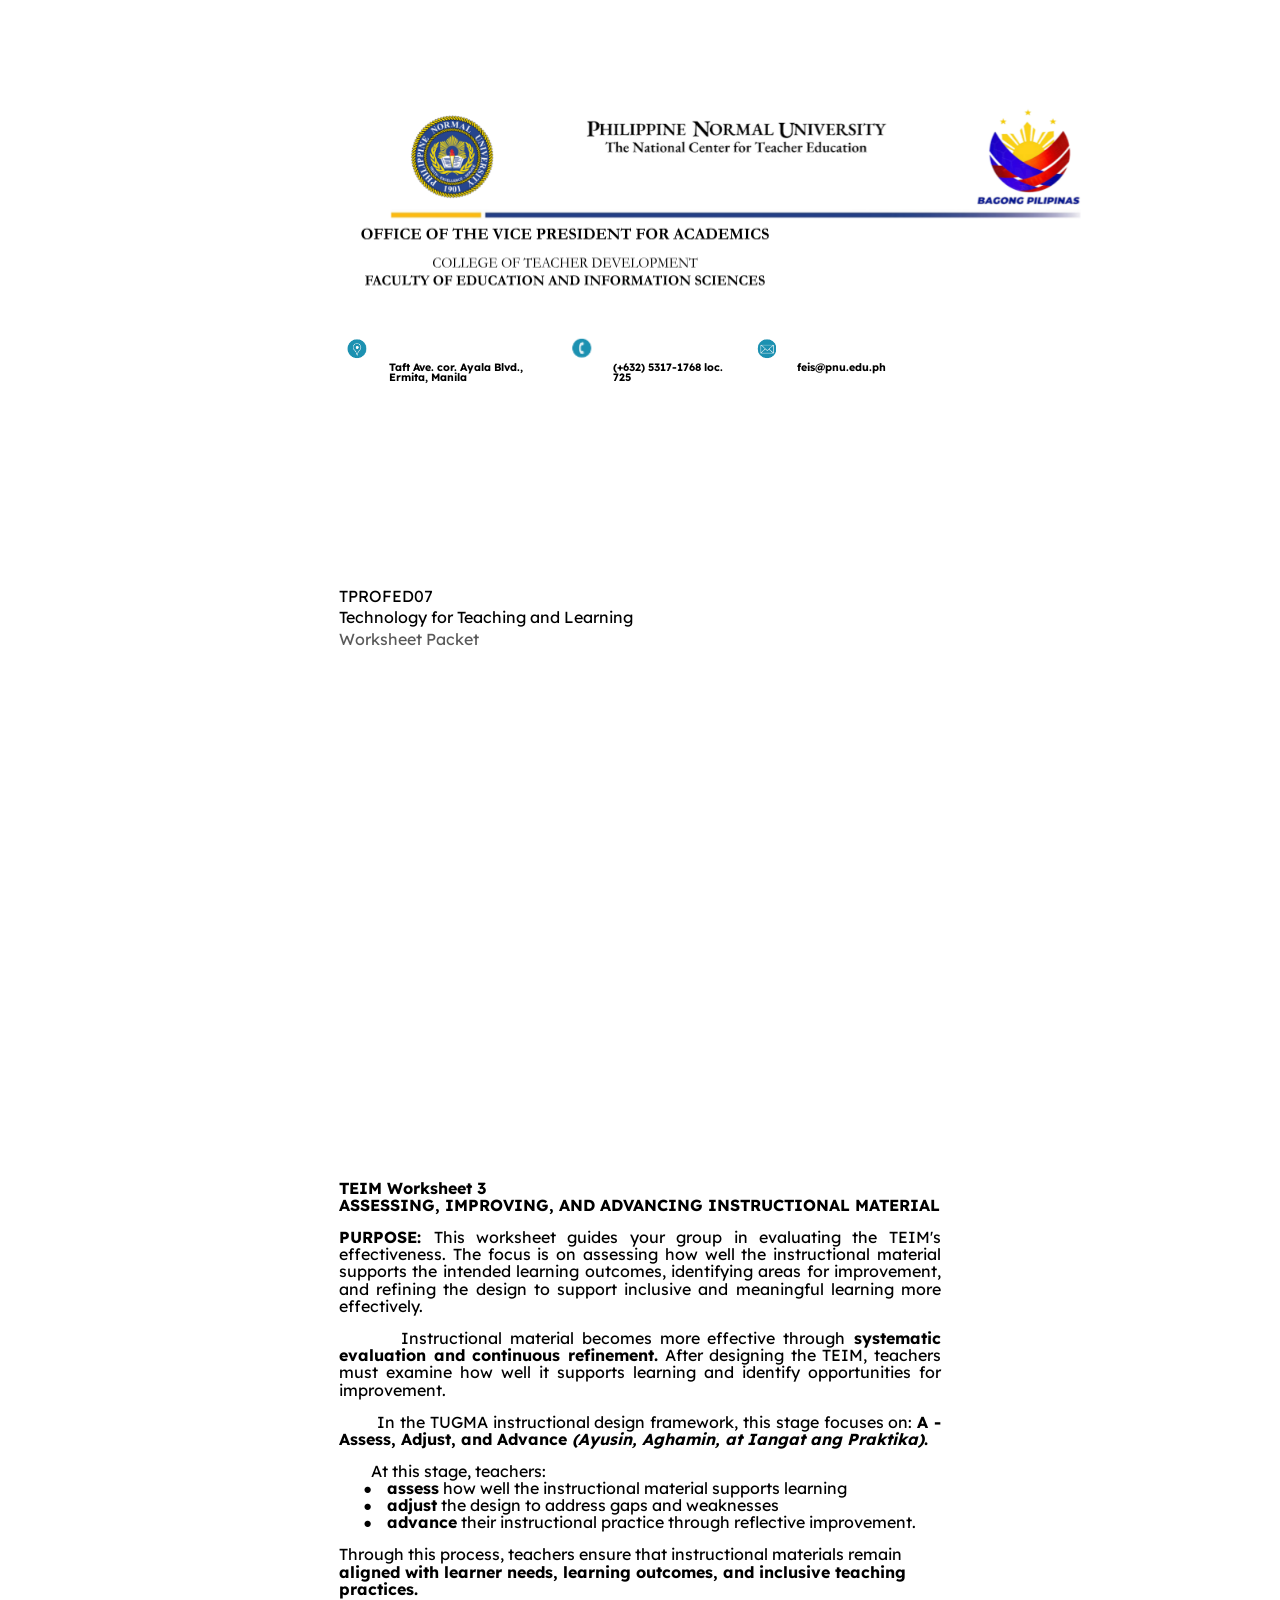
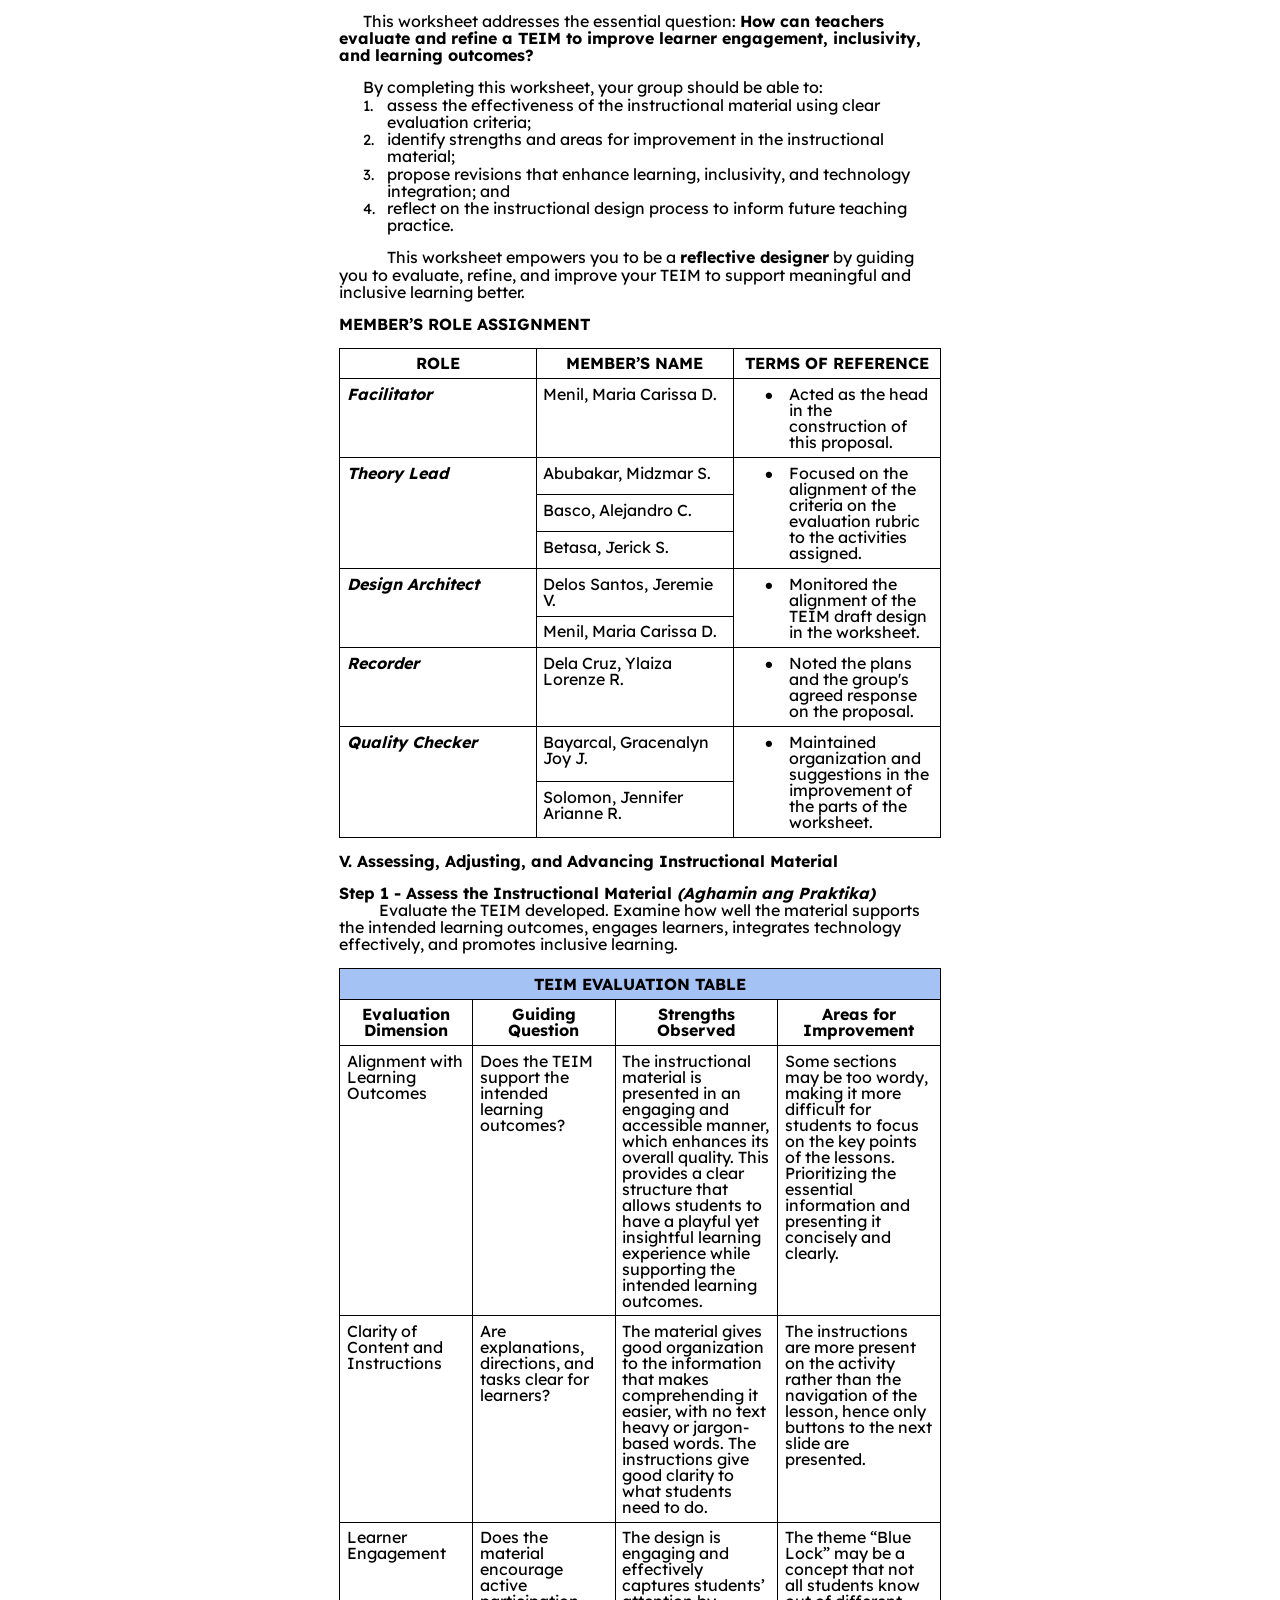
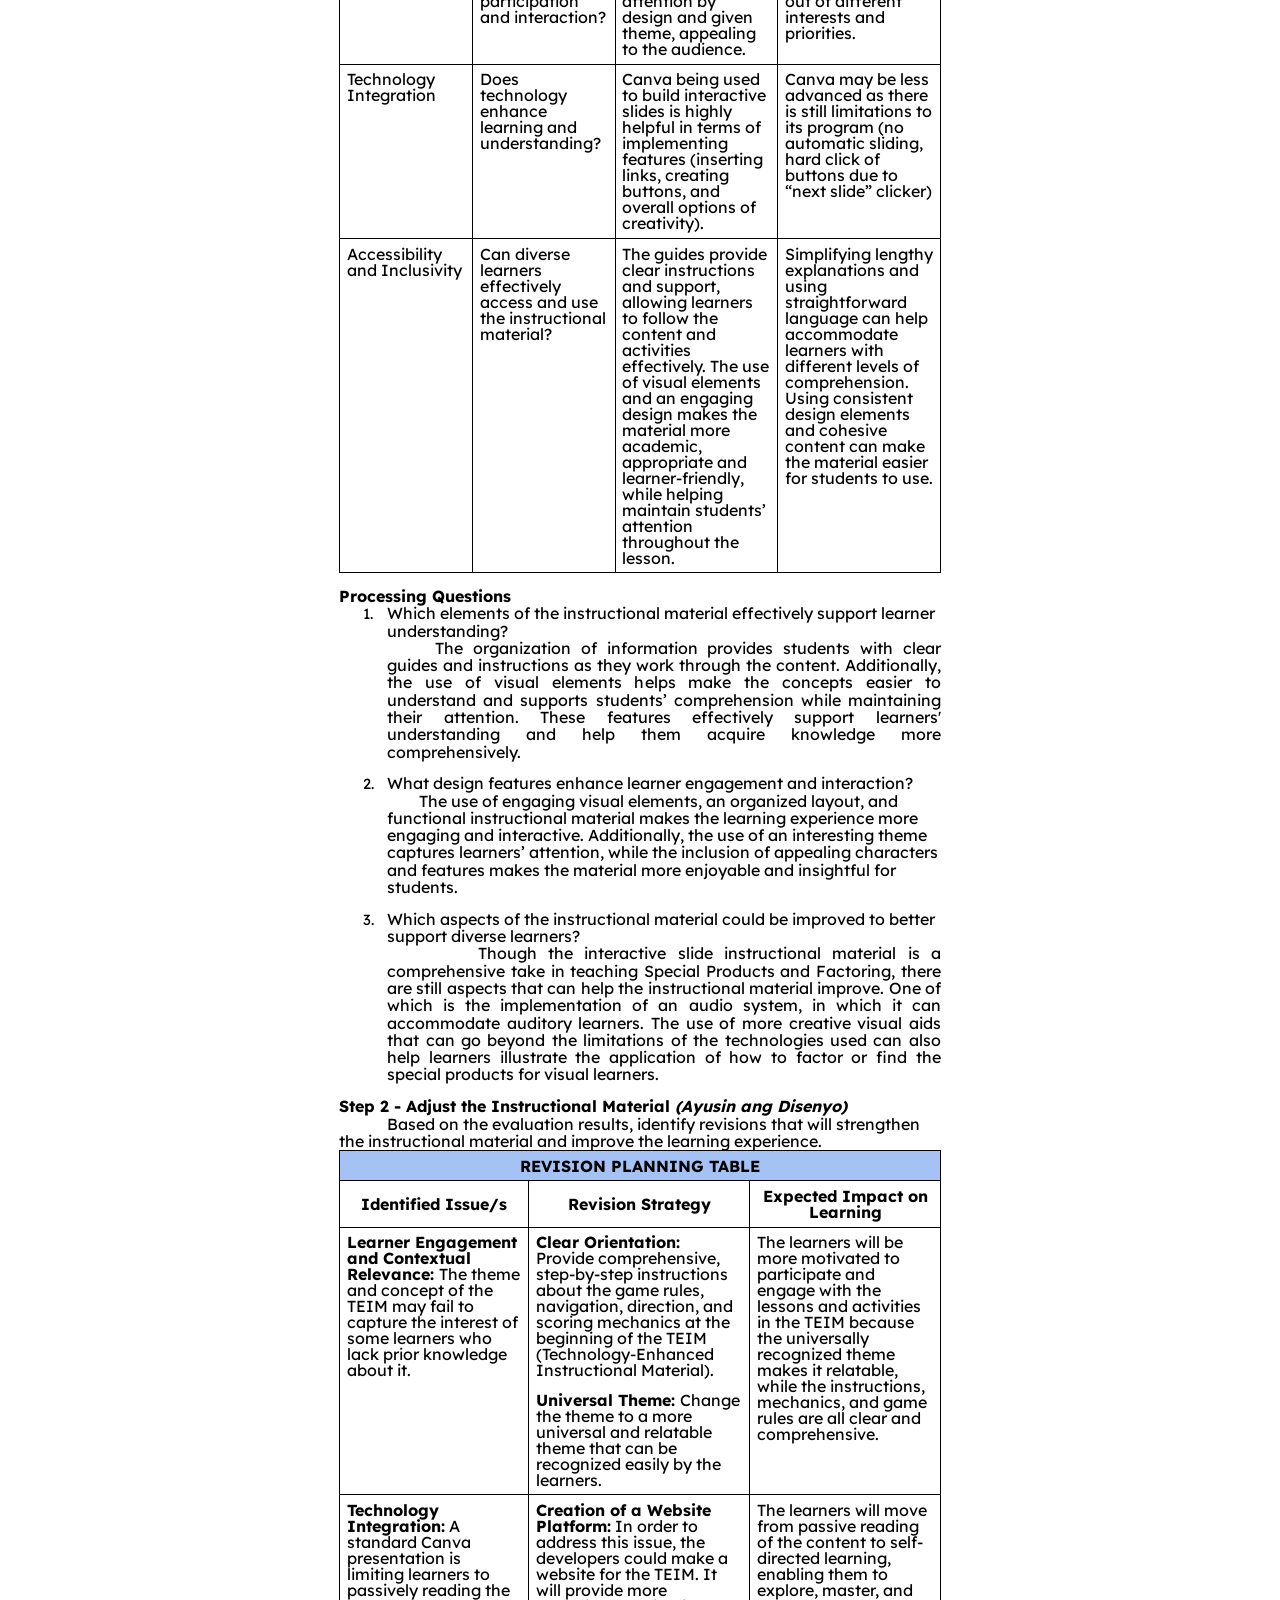
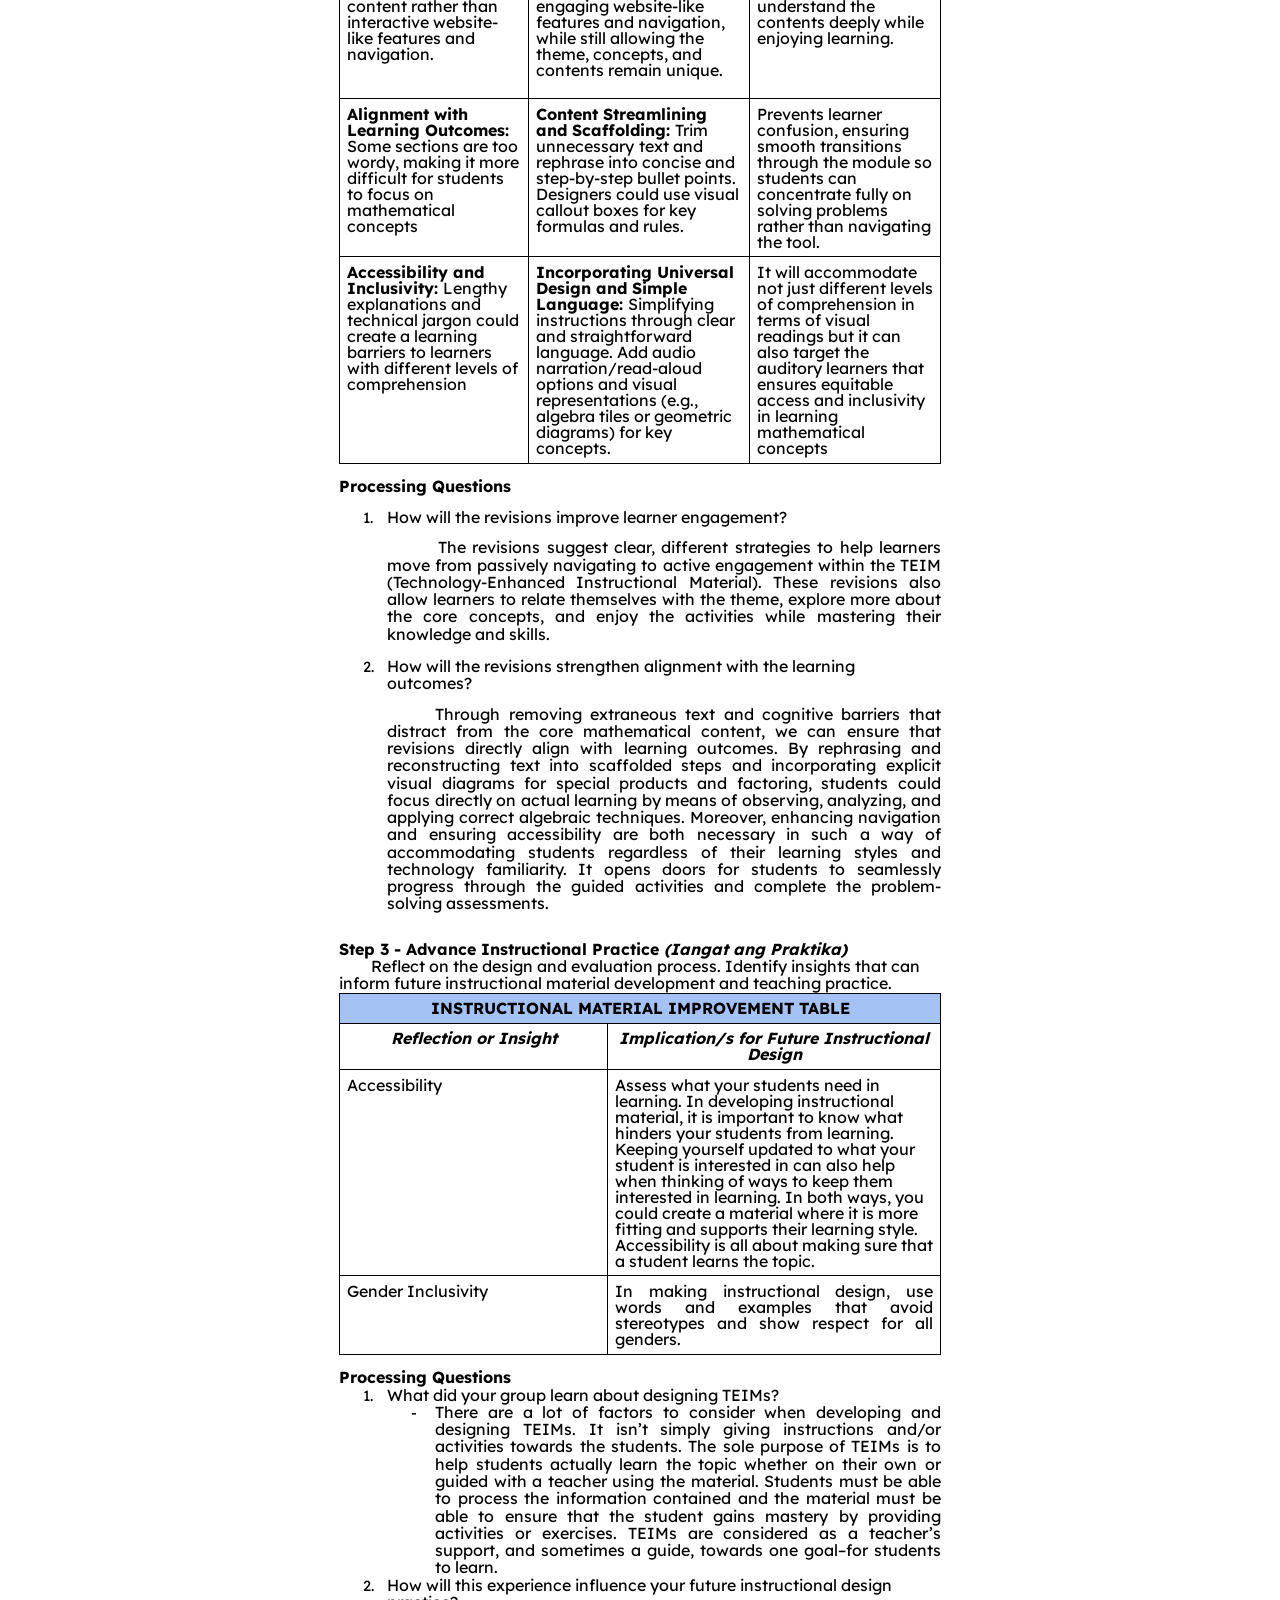
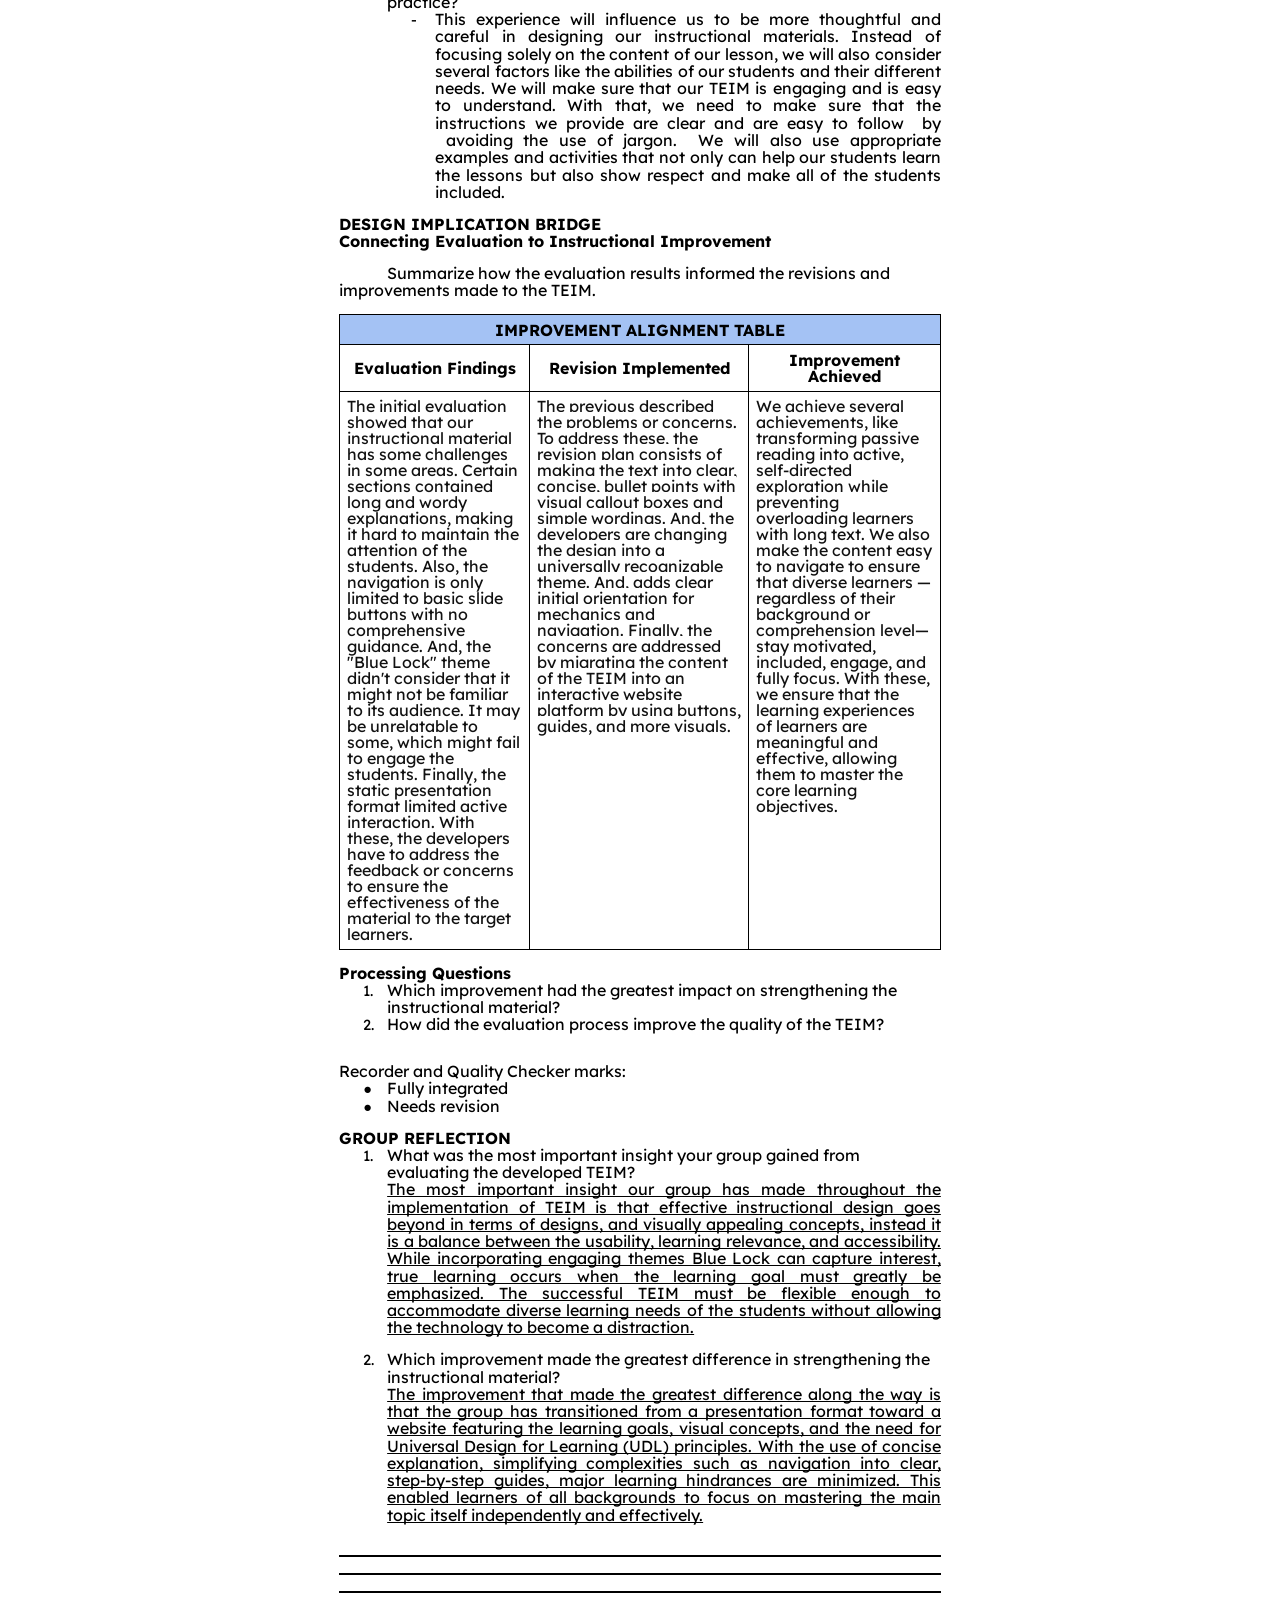
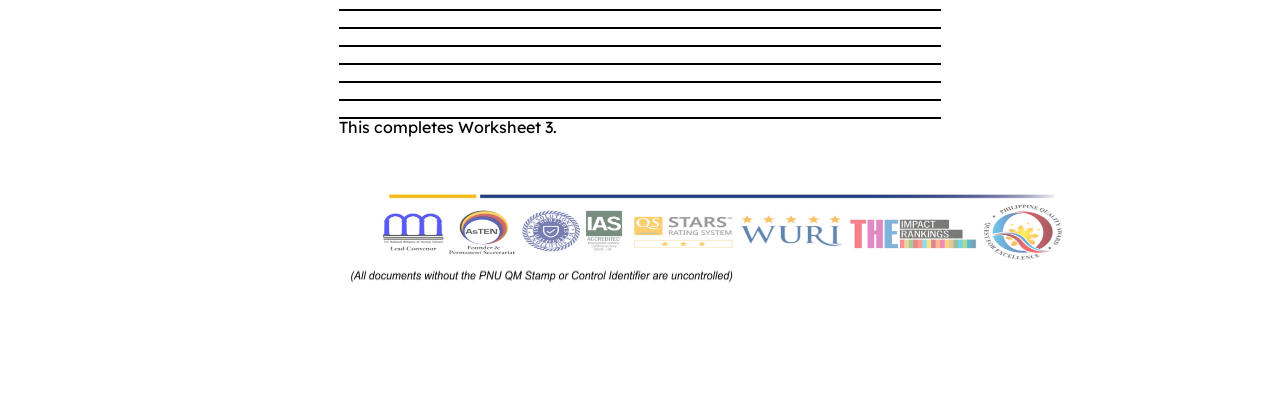
<file: catcon/ws3.html>
<html>

<head>
    <link href="https://fonts.googleapis.com/css2?family=Bebas+Neue&display=swap" rel="stylesheet">
    <link href="https://fonts.googleapis.com/css2?family=Lexend+Deca:wght@100..900&display=swap" rel="stylesheet">
    <meta content="text/html; charset=UTF-8" http-equiv="content-type">
    <style type="text/css">
        body * {
            font-family: "Lexend Deca", sans-serif !important;
        }
        
        @import url(https://themes.googleusercontent.com/fonts/css?kit=fpjTOVmNbO4Lz34iLyptLYkgs1JSG8vWJ4-dVTsuHbs_-8526-NxGVbkyVSe8GRf96xlbbE5D7Gw2o7jubnkMA);

        .lst-kix_ouhl9ug33po2-8>li:before {
            content: "\0025a0   "
        }

        .lst-kix_ouhl9ug33po2-6>li:before {
            content: "\0025cf   "
        }

        .lst-kix_o96ya6ahhwbh-1>li:before {
            content: "\0025cb   "
        }

        .lst-kix_o96ya6ahhwbh-3>li:before {
            content: "\0025cf   "
        }

        .lst-kix_wdd3ehwp13t0-1>li:before {
            content: "\0025cb   "
        }

        .lst-kix_o96ya6ahhwbh-5>li:before {
            content: "\0025a0   "
        }

        .lst-kix_ouhl9ug33po2-0>li:before {
            content: "\0025cf   "
        }

        .lst-kix_l100u4oqhw1y-6>li:before {
            content: "\0025cf   "
        }

        .lst-kix_l100u4oqhw1y-8>li:before {
            content: "\0025a0   "
        }

        .lst-kix_wdd3ehwp13t0-5>li:before {
            content: "\0025a0   "
        }

        .lst-kix_wdd3ehwp13t0-7>li:before {
            content: "\0025cb   "
        }

        .lst-kix_ouhl9ug33po2-4>li:before {
            content: "\0025cb   "
        }

        .lst-kix_wdd3ehwp13t0-3>li:before {
            content: "\0025cf   "
        }

        .lst-kix_ouhl9ug33po2-2>li:before {
            content: "\0025a0   "
        }

        .lst-kix_4l00gbhle55-3>li:before {
            content: "\0025cf   "
        }

        .lst-kix_4l00gbhle55-5>li:before {
            content: "\0025a0   "
        }

        .lst-kix_l100u4oqhw1y-0>li:before {
            content: "\0025cf   "
        }

        .lst-kix_l100u4oqhw1y-4>li:before {
            content: "\0025cb   "
        }

        .lst-kix_4l00gbhle55-1>li:before {
            content: "\0025cb   "
        }

        .lst-kix_af56w4f9swae-3>li:before {
            content: "\0025cf   "
        }

        .lst-kix_list_9-4>li {
            counter-increment: lst-ctn-kix_list_9-4
        }

        .lst-kix_o96ya6ahhwbh-7>li:before {
            content: "\0025cb   "
        }

        .lst-kix_l100u4oqhw1y-2>li:before {
            content: "\0025a0   "
        }

        .lst-kix_af56w4f9swae-5>li:before {
            content: "\0025a0   "
        }

        .lst-kix_af56w4f9swae-7>li:before {
            content: "\0025cb   "
        }

        .lst-kix_f37aaha90qt5-4>li:before {
            content: "\0025cb   "
        }

        .lst-kix_bhqb3mwn001c-1>li:before {
            content: "\0025cb   "
        }

        .lst-kix_k4vawlykv069-3>li:before {
            content: "\0025cf   "
        }

        .lst-kix_f37aaha90qt5-0>li:before {
            content: "\0025cf   "
        }

        .lst-kix_f37aaha90qt5-8>li:before {
            content: "\0025a0   "
        }

        .lst-kix_f37aaha90qt5-2>li:before {
            content: "\0025a0   "
        }

        .lst-kix_list_3-6>li {
            counter-increment: lst-ctn-kix_list_3-6
        }

        .lst-kix_bhqb3mwn001c-7>li:before {
            content: "\0025cb   "
        }

        .lst-kix_k4vawlykv069-1>li:before {
            content: "\0025cb   "
        }

        .lst-kix_af56w4f9swae-1>li:before {
            content: "\0025cb   "
        }

        .lst-kix_bhqb3mwn001c-5>li:before {
            content: "\0025a0   "
        }

        .lst-kix_k4vawlykv069-7>li:before {
            content: "\0025cb   "
        }

        .lst-kix_f37aaha90qt5-6>li:before {
            content: "\0025cf   "
        }

        .lst-kix_bhqb3mwn001c-3>li:before {
            content: "\0025cf   "
        }

        .lst-kix_k4vawlykv069-5>li:before {
            content: "\0025a0   "
        }

        ol.lst-kix_list_31-2.start {
            counter-reset: lst-ctn-kix_list_31-2 0
        }

        ol.lst-kix_list_9-7 {
            list-style-type: none
        }

        ol.lst-kix_list_9-8 {
            list-style-type: none
        }

        ol.lst-kix_list_9-3 {
            list-style-type: none
        }

        ol.lst-kix_list_9-4 {
            list-style-type: none
        }

        ol.lst-kix_list_9-5 {
            list-style-type: none
        }

        ol.lst-kix_list_9-6 {
            list-style-type: none
        }

        ol.lst-kix_list_9-0 {
            list-style-type: none
        }

        ol.lst-kix_list_9-1 {
            list-style-type: none
        }

        .lst-kix_p2dd4m3hc48f-1>li:before {
            content: "\0025cb   "
        }

        ol.lst-kix_list_9-2 {
            list-style-type: none
        }

        ul.lst-kix_8box78pe3x78-6 {
            list-style-type: none
        }

        ul.lst-kix_8box78pe3x78-7 {
            list-style-type: none
        }

        ul.lst-kix_8box78pe3x78-8 {
            list-style-type: none
        }

        ul.lst-kix_8box78pe3x78-2 {
            list-style-type: none
        }

        ul.lst-kix_8box78pe3x78-3 {
            list-style-type: none
        }

        ul.lst-kix_8box78pe3x78-4 {
            list-style-type: none
        }

        ul.lst-kix_8box78pe3x78-5 {
            list-style-type: none
        }

        ul.lst-kix_kg7s6ibn95uu-6 {
            list-style-type: none
        }

        ul.lst-kix_r80wdn9qguj-5 {
            list-style-type: none
        }

        ul.lst-kix_kg7s6ibn95uu-7 {
            list-style-type: none
        }

        ul.lst-kix_r80wdn9qguj-4 {
            list-style-type: none
        }

        ul.lst-kix_8box78pe3x78-0 {
            list-style-type: none
        }

        ul.lst-kix_kg7s6ibn95uu-8 {
            list-style-type: none
        }

        ul.lst-kix_r80wdn9qguj-7 {
            list-style-type: none
        }

        ul.lst-kix_8box78pe3x78-1 {
            list-style-type: none
        }

        ul.lst-kix_r80wdn9qguj-6 {
            list-style-type: none
        }

        ul.lst-kix_r80wdn9qguj-8 {
            list-style-type: none
        }

        ul.lst-kix_kg7s6ibn95uu-0 {
            list-style-type: none
        }

        ul.lst-kix_kg7s6ibn95uu-1 {
            list-style-type: none
        }

        ul.lst-kix_kg7s6ibn95uu-2 {
            list-style-type: none
        }

        ul.lst-kix_r80wdn9qguj-1 {
            list-style-type: none
        }

        ul.lst-kix_kg7s6ibn95uu-3 {
            list-style-type: none
        }

        ul.lst-kix_r80wdn9qguj-0 {
            list-style-type: none
        }

        ul.lst-kix_kg7s6ibn95uu-4 {
            list-style-type: none
        }

        ul.lst-kix_r80wdn9qguj-3 {
            list-style-type: none
        }

        ul.lst-kix_kg7s6ibn95uu-5 {
            list-style-type: none
        }

        ul.lst-kix_r80wdn9qguj-2 {
            list-style-type: none
        }

        .lst-kix_list_6-4>li {
            counter-increment: lst-ctn-kix_list_6-4
        }

        ol.lst-kix_59ewpqx3zv4-2.start {
            counter-reset: lst-ctn-kix_59ewpqx3zv4-2 0
        }

        .lst-kix_p2dd4m3hc48f-3>li:before {
            content: "\0025cf   "
        }

        .lst-kix_p2dd4m3hc48f-5>li:before {
            content: "\0025a0   "
        }

        ul.lst-kix_list_18-0 {
            list-style-type: none
        }

        ul.lst-kix_list_18-8 {
            list-style-type: none
        }

        ul.lst-kix_list_18-7 {
            list-style-type: none
        }

        ul.lst-kix_list_18-6 {
            list-style-type: none
        }

        ul.lst-kix_list_18-5 {
            list-style-type: none
        }

        .lst-kix_p2dd4m3hc48f-7>li:before {
            content: "\0025cb   "
        }

        ul.lst-kix_list_18-4 {
            list-style-type: none
        }

        ul.lst-kix_list_18-3 {
            list-style-type: none
        }

        ul.lst-kix_list_18-2 {
            list-style-type: none
        }

        ul.lst-kix_list_18-1 {
            list-style-type: none
        }

        .lst-kix_34jjd4mkao9j-3>li:before {
            content: "\0025cf   "
        }

        .lst-kix_3dzi6q4aysf8-0>li:before {
            content: "\0025cf   "
        }

        ol.lst-kix_list_3-4.start {
            counter-reset: lst-ctn-kix_list_3-4 0
        }

        ol.lst-kix_list_19-0.start {
            counter-reset: lst-ctn-kix_list_19-0 0
        }

        .lst-kix_34jjd4mkao9j-7>li:before {
            content: "\0025cb   "
        }

        .lst-kix_cvoo7i4k9noc-7>li:before {
            content: "\0025cb   "
        }

        .lst-kix_olyorf6y2kd7-3>li:before {
            content: "\0025cf   "
        }

        .lst-kix_3dzi6q4aysf8-8>li:before {
            content: "\0025a0   "
        }

        .lst-kix_3dzi6q4aysf8-4>li:before {
            content: "\0025cb   "
        }

        .lst-kix_cvoo7i4k9noc-3>li:before {
            content: "\0025cf   "
        }

        .lst-kix_olyorf6y2kd7-7>li:before {
            content: "\0025cb   "
        }

        ul.lst-kix_p2dd4m3hc48f-6 {
            list-style-type: none
        }

        ul.lst-kix_p2dd4m3hc48f-7 {
            list-style-type: none
        }

        .lst-kix_k51g9f21i9z4-3>li:before {
            content: "\0025cf   "
        }

        ul.lst-kix_p2dd4m3hc48f-8 {
            list-style-type: none
        }

        .lst-kix_8box78pe3x78-6>li:before {
            content: "\0025cf   "
        }

        ul.lst-kix_p2dd4m3hc48f-2 {
            list-style-type: none
        }

        ul.lst-kix_p2dd4m3hc48f-3 {
            list-style-type: none
        }

        .lst-kix_list_13-1>li {
            counter-increment: lst-ctn-kix_list_13-1
        }

        .lst-kix_lbwp0xyudb9q-7>li:before {
            content: "\0025cb   "
        }

        ul.lst-kix_p2dd4m3hc48f-4 {
            list-style-type: none
        }

        ul.lst-kix_p2dd4m3hc48f-5 {
            list-style-type: none
        }

        .lst-kix_k51g9f21i9z4-7>li:before {
            content: "\0025cb   "
        }

        ul.lst-kix_p2dd4m3hc48f-0 {
            list-style-type: none
        }

        ul.lst-kix_p2dd4m3hc48f-1 {
            list-style-type: none
        }

        .lst-kix_list_31-4>li {
            counter-increment: lst-ctn-kix_list_31-4
        }

        ul.lst-kix_uyyxcbkzolki-8 {
            list-style-type: none
        }

        ul.lst-kix_uyyxcbkzolki-7 {
            list-style-type: none
        }

        .lst-kix_cfgm4z5sa9un-1>li:before {
            content: "\0025cb   "
        }

        ul.lst-kix_uyyxcbkzolki-6 {
            list-style-type: none
        }

        ul.lst-kix_uyyxcbkzolki-5 {
            list-style-type: none
        }

        .lst-kix_aimcofn2gz06-1>li:before {
            content: "\0025cb   "
        }

        .lst-kix_list_31-2>li {
            counter-increment: lst-ctn-kix_list_31-2
        }

        ol.lst-kix_list_19-5.start {
            counter-reset: lst-ctn-kix_list_19-5 0
        }

        .lst-kix_cfgm4z5sa9un-5>li:before {
            content: "\0025a0   "
        }

        .lst-kix_list_35-8>li {
            counter-increment: lst-ctn-kix_list_35-8
        }

        .lst-kix_oct3bwwue823-7>li:before {
            content: "\0025cb   "
        }

        .lst-kix_aimcofn2gz06-5>li:before {
            content: "\0025a0   "
        }

        .lst-kix_2faj34oef1vg-1>li:before {
            content: "\0025cb   "
        }

        ul.lst-kix_uyyxcbkzolki-0 {
            list-style-type: none
        }

        .lst-kix_nshiefjulcg7-8>li:before {
            content: "\0025a0   "
        }

        ul.lst-kix_uyyxcbkzolki-4 {
            list-style-type: none
        }

        ul.lst-kix_uyyxcbkzolki-3 {
            list-style-type: none
        }

        ul.lst-kix_uyyxcbkzolki-2 {
            list-style-type: none
        }

        ul.lst-kix_uyyxcbkzolki-1 {
            list-style-type: none
        }

        .lst-kix_2faj34oef1vg-5>li:before {
            content: "\0025a0   "
        }

        .lst-kix_lbwp0xyudb9q-3>li:before {
            content: "\0025cf   "
        }

        .lst-kix_zf1cbahjxkv9-5>li:before {
            content: "\0025a0   "
        }

        .lst-kix_r8y5sr576oqu-2>li:before {
            content: "\0025a0   "
        }

        .lst-kix_oct3bwwue823-3>li:before {
            content: "\0025cf   "
        }

        .lst-kix_r8y5sr576oqu-6>li:before {
            content: "\0025cf   "
        }

        .lst-kix_list_13-8>li {
            counter-increment: lst-ctn-kix_list_13-8
        }

        ol.lst-kix_59ewpqx3zv4-7.start {
            counter-reset: lst-ctn-kix_59ewpqx3zv4-7 0
        }

        .lst-kix_g2tnqt3e7cxk-0>li:before {
            content: "\0025cf   "
        }

        .lst-kix_kg7s6ibn95uu-4>li:before {
            content: "\0025cb   "
        }

        .lst-kix_kg7s6ibn95uu-8>li:before {
            content: "\0025a0   "
        }

        .lst-kix_pyq7ik4myrcf-7>li:before {
            content: "\0025cb   "
        }

        .lst-kix_6rqrlnrkpci5-6>li:before {
            content: "\0025cf   "
        }

        .lst-kix_dfjc8tosir6-2>li:before {
            content: "\0025a0   "
        }

        .lst-kix_hnff1qh1ojo2-7>li:before {
            content: "\0025cb   "
        }

        .lst-kix_list_6-6>li {
            counter-increment: lst-ctn-kix_list_6-6
        }

        .lst-kix_zf1cbahjxkv9-1>li:before {
            content: "\0025cb   "
        }

        ul.lst-kix_list_7-5 {
            list-style-type: none
        }

        ul.lst-kix_list_7-6 {
            list-style-type: none
        }

        .lst-kix_pyq7ik4myrcf-3>li:before {
            content: "\0025cf   "
        }

        ul.lst-kix_list_7-3 {
            list-style-type: none
        }

        .lst-kix_list_13-6>li {
            counter-increment: lst-ctn-kix_list_13-6
        }

        ul.lst-kix_list_7-4 {
            list-style-type: none
        }

        ul.lst-kix_olyorf6y2kd7-0 {
            list-style-type: none
        }

        .lst-kix_g2tnqt3e7cxk-4>li:before {
            content: "\0025cb   "
        }

        ul.lst-kix_list_7-7 {
            list-style-type: none
        }

        ul.lst-kix_olyorf6y2kd7-1 {
            list-style-type: none
        }

        .lst-kix_y060yji4hlam-8>li:before {
            content: "\0025a0   "
        }

        ul.lst-kix_list_7-8 {
            list-style-type: none
        }

        ul.lst-kix_olyorf6y2kd7-2 {
            list-style-type: none
        }

        ul.lst-kix_olyorf6y2kd7-3 {
            list-style-type: none
        }

        ul.lst-kix_olyorf6y2kd7-4 {
            list-style-type: none
        }

        ul.lst-kix_olyorf6y2kd7-5 {
            list-style-type: none
        }

        ul.lst-kix_olyorf6y2kd7-6 {
            list-style-type: none
        }

        .lst-kix_list_19-6>li {
            counter-increment: lst-ctn-kix_list_19-6
        }

        ul.lst-kix_list_7-1 {
            list-style-type: none
        }

        ul.lst-kix_olyorf6y2kd7-7 {
            list-style-type: none
        }

        ul.lst-kix_list_7-2 {
            list-style-type: none
        }

        ul.lst-kix_olyorf6y2kd7-8 {
            list-style-type: none
        }

        ul.lst-kix_list_7-0 {
            list-style-type: none
        }

        .lst-kix_y060yji4hlam-0>li:before {
            content: "\0025cf   "
        }

        .lst-kix_y060yji4hlam-4>li:before {
            content: "\0025cb   "
        }

        .lst-kix_c5vclovf0fwf-6>li:before {
            content: "\0025cf   "
        }

        .lst-kix_list_19-4>li {
            counter-increment: lst-ctn-kix_list_19-4
        }

        .lst-kix_list_35-1>li {
            counter-increment: lst-ctn-kix_list_35-1
        }

        .lst-kix_nshiefjulcg7-4>li:before {
            content: "\0025cb   "
        }

        .lst-kix_g2tnqt3e7cxk-8>li:before {
            content: "\0025a0   "
        }

        .lst-kix_kg7s6ibn95uu-0>li:before {
            content: "\0025cf   "
        }

        .lst-kix_c5vclovf0fwf-2>li:before {
            content: "\0025a0   "
        }

        .lst-kix_nshiefjulcg7-0>li:before {
            content: "\0025cf   "
        }

        .lst-kix_6rqrlnrkpci5-2>li:before {
            content: "\0025a0   "
        }

        .lst-kix_dfjc8tosir6-6>li:before {
            content: "\0025cf   "
        }

        .lst-kix_hnff1qh1ojo2-3>li:before {
            content: "\0025cf   "
        }

        .lst-kix_ywo6chtgdgtu-1>li:before {
            content: "\0025cb   "
        }

        .lst-kix_ywo6chtgdgtu-5>li:before {
            content: "\0025a0   "
        }

        ul.lst-kix_oz0kfjicdfqz-8 {
            list-style-type: none
        }

        ul.lst-kix_164fmkyrzu5c-3 {
            list-style-type: none
        }

        ul.lst-kix_164fmkyrzu5c-2 {
            list-style-type: none
        }

        ul.lst-kix_oz0kfjicdfqz-6 {
            list-style-type: none
        }

        ul.lst-kix_164fmkyrzu5c-5 {
            list-style-type: none
        }

        ul.lst-kix_oz0kfjicdfqz-7 {
            list-style-type: none
        }

        ul.lst-kix_164fmkyrzu5c-4 {
            list-style-type: none
        }

        ul.lst-kix_oz0kfjicdfqz-4 {
            list-style-type: none
        }

        ul.lst-kix_164fmkyrzu5c-7 {
            list-style-type: none
        }

        .lst-kix_4e6j3ag9f1bj-1>li:before {
            content: "\0025cb   "
        }

        ul.lst-kix_oz0kfjicdfqz-5 {
            list-style-type: none
        }

        ul.lst-kix_164fmkyrzu5c-6 {
            list-style-type: none
        }

        .lst-kix_59ewpqx3zv4-3>li {
            counter-increment: lst-ctn-kix_59ewpqx3zv4-3
        }

        ul.lst-kix_oz0kfjicdfqz-2 {
            list-style-type: none
        }

        .lst-kix_list_35-6>li {
            counter-increment: lst-ctn-kix_list_35-6
        }

        ul.lst-kix_oz0kfjicdfqz-3 {
            list-style-type: none
        }

        ul.lst-kix_164fmkyrzu5c-8 {
            list-style-type: none
        }

        ol.lst-kix_list_13-0.start {
            counter-reset: lst-ctn-kix_list_13-0 0
        }

        ul.lst-kix_164fmkyrzu5c-1 {
            list-style-type: none
        }

        ul.lst-kix_164fmkyrzu5c-0 {
            list-style-type: none
        }

        .lst-kix_4e6j3ag9f1bj-5>li:before {
            content: "\0025a0   "
        }

        ul.lst-kix_oz0kfjicdfqz-0 {
            list-style-type: none
        }

        ul.lst-kix_oz0kfjicdfqz-1 {
            list-style-type: none
        }

        .lst-kix_list_19-1>li:before {
            content: "" counter(lst-ctn-kix_list_19-1, lower-latin) ". "
        }

        .lst-kix_2st998i9b5jd-3>li:before {
            content: "\0025cf   "
        }

        .lst-kix_c8w4frfxspu5-2>li:before {
            content: "\0025a0   "
        }

        ul.lst-kix_dfjc8tosir6-5 {
            list-style-type: none
        }

        ul.lst-kix_dfjc8tosir6-6 {
            list-style-type: none
        }

        .lst-kix_2st998i9b5jd-5>li:before {
            content: "\0025a0   "
        }

        ul.lst-kix_dfjc8tosir6-3 {
            list-style-type: none
        }

        .lst-kix_c8w4frfxspu5-0>li:before {
            content: "\0025cf   "
        }

        .lst-kix_c8w4frfxspu5-8>li:before {
            content: "\0025a0   "
        }

        .lst-kix_a42mi5uh835t-4>li:before {
            content: "\0025cb   "
        }

        .lst-kix_a42mi5uh835t-6>li:before {
            content: "\0025cf   "
        }

        ul.lst-kix_dfjc8tosir6-4 {
            list-style-type: none
        }

        ul.lst-kix_dfjc8tosir6-1 {
            list-style-type: none
        }

        .lst-kix_list_19-3>li:before {
            content: "" counter(lst-ctn-kix_list_19-3, decimal) ". "
        }

        ul.lst-kix_dfjc8tosir6-2 {
            list-style-type: none
        }

        ul.lst-kix_dfjc8tosir6-0 {
            list-style-type: none
        }

        ol.lst-kix_list_6-6.start {
            counter-reset: lst-ctn-kix_list_6-6 0
        }

        ol.lst-kix_list_9-6.start {
            counter-reset: lst-ctn-kix_list_9-6 0
        }

        .lst-kix_ki98ll7xiyjp-0>li:before {
            content: "\0025cf   "
        }

        .lst-kix_wyd0n2e8ifzk-7>li:before {
            content: "\0025cb   "
        }

        ul.lst-kix_ujd22eyciq5s-6 {
            list-style-type: none
        }

        ul.lst-kix_ujd22eyciq5s-5 {
            list-style-type: none
        }

        ul.lst-kix_ujd22eyciq5s-4 {
            list-style-type: none
        }

        .lst-kix_ki98ll7xiyjp-2>li:before {
            content: "\0025a0   "
        }

        ul.lst-kix_ujd22eyciq5s-3 {
            list-style-type: none
        }

        ul.lst-kix_ujd22eyciq5s-8 {
            list-style-type: none
        }

        ul.lst-kix_dfjc8tosir6-7 {
            list-style-type: none
        }

        ul.lst-kix_ujd22eyciq5s-7 {
            list-style-type: none
        }

        ul.lst-kix_dfjc8tosir6-8 {
            list-style-type: none
        }

        ul.lst-kix_ujd22eyciq5s-2 {
            list-style-type: none
        }

        ul.lst-kix_ujd22eyciq5s-1 {
            list-style-type: none
        }

        ul.lst-kix_ujd22eyciq5s-0 {
            list-style-type: none
        }

        .lst-kix_59ewpqx3zv4-5>li {
            counter-increment: lst-ctn-kix_59ewpqx3zv4-5
        }

        .lst-kix_ki98ll7xiyjp-8>li:before {
            content: "\0025a0   "
        }

        ol.lst-kix_list_35-0.start {
            counter-reset: lst-ctn-kix_list_35-0 0
        }

        .lst-kix_wyd0n2e8ifzk-1>li:before {
            content: "\0025cb   "
        }

        .lst-kix_9acufof0wpzf-6>li:before {
            content: "\0025cf   "
        }

        .lst-kix_ecb1sdz04sly-7>li:before {
            content: "\0025cb   "
        }

        .lst-kix_9acufof0wpzf-4>li:before {
            content: "\0025cb   "
        }

        .lst-kix_hgl4gacnmme-6>li:before {
            content: "\0025cf   "
        }

        ol.lst-kix_list_13-3.start {
            counter-reset: lst-ctn-kix_list_13-3 0
        }

        .lst-kix_ecb1sdz04sly-1>li:before {
            content: "\0025cb   "
        }

        .lst-kix_1xvx4rulro77-5>li:before {
            content: "\0025a0   "
        }

        .lst-kix_p4acpld6i6vw-0>li:before {
            content: "\0025cf   "
        }

        .lst-kix_hgl4gacnmme-8>li:before {
            content: "\0025a0   "
        }

        .lst-kix_1xvx4rulro77-3>li:before {
            content: "\0025cf   "
        }

        .lst-kix_v3n20z2qjzuj-8>li:before {
            content: "\0025a0   "
        }

        .lst-kix_ujd22eyciq5s-2>li:before {
            content: "\0025a0   "
        }

        .lst-kix_ujd22eyciq5s-4>li:before {
            content: "\0025cb   "
        }

        .lst-kix_p4acpld6i6vw-8>li:before {
            content: "\0025a0   "
        }

        ul.lst-kix_wttjzwn6xy39-0 {
            list-style-type: none
        }

        .lst-kix_k7uq3rgwe9vq-8>li:before {
            content: "\0025a0   "
        }

        ul.lst-kix_wttjzwn6xy39-1 {
            list-style-type: none
        }

        ul.lst-kix_136ruosl0jar-4 {
            list-style-type: none
        }

        ul.lst-kix_6rqrlnrkpci5-3 {
            list-style-type: none
        }

        ul.lst-kix_136ruosl0jar-3 {
            list-style-type: none
        }

        ul.lst-kix_6rqrlnrkpci5-2 {
            list-style-type: none
        }

        ul.lst-kix_136ruosl0jar-2 {
            list-style-type: none
        }

        .lst-kix_v3n20z2qjzuj-0>li:before {
            content: "\0025cf   "
        }

        ol.lst-kix_list_9-4.start {
            counter-reset: lst-ctn-kix_list_9-4 0
        }

        ul.lst-kix_6rqrlnrkpci5-5 {
            list-style-type: none
        }

        ul.lst-kix_136ruosl0jar-1 {
            list-style-type: none
        }

        ul.lst-kix_6rqrlnrkpci5-4 {
            list-style-type: none
        }

        ul.lst-kix_136ruosl0jar-0 {
            list-style-type: none
        }

        ul.lst-kix_6rqrlnrkpci5-7 {
            list-style-type: none
        }

        .lst-kix_k7uq3rgwe9vq-6>li:before {
            content: "\0025cf   "
        }

        ul.lst-kix_6rqrlnrkpci5-6 {
            list-style-type: none
        }

        .lst-kix_wxthag1rqe8q-4>li:before {
            content: "\0025cb   "
        }

        .lst-kix_p4acpld6i6vw-6>li:before {
            content: "\0025cf   "
        }

        ul.lst-kix_6rqrlnrkpci5-8 {
            list-style-type: none
        }

        .lst-kix_kf6qi7x1xlu3-0>li:before {
            content: "\0025cf   "
        }

        ol.lst-kix_list_30-1.start {
            counter-reset: lst-ctn-kix_list_30-1 0
        }

        .lst-kix_hgl4gacnmme-0>li:before {
            content: "\0025cf   "
        }

        ul.lst-kix_6rqrlnrkpci5-1 {
            list-style-type: none
        }

        .lst-kix_wxthag1rqe8q-2>li:before {
            content: "\0025a0   "
        }

        ul.lst-kix_6rqrlnrkpci5-0 {
            list-style-type: none
        }

        .lst-kix_k7uq3rgwe9vq-0>li:before {
            content: "\0025cf   "
        }

        ol.lst-kix_list_13-5.start {
            counter-reset: lst-ctn-kix_list_13-5 0
        }

        .lst-kix_d9o8kn757luh-7>li:before {
            content: "\0025cb   "
        }

        ul.lst-kix_136ruosl0jar-8 {
            list-style-type: none
        }

        ol.lst-kix_list_13-8.start {
            counter-reset: lst-ctn-kix_list_13-8 0
        }

        ul.lst-kix_136ruosl0jar-7 {
            list-style-type: none
        }

        ul.lst-kix_136ruosl0jar-6 {
            list-style-type: none
        }

        ul.lst-kix_136ruosl0jar-5 {
            list-style-type: none
        }

        .lst-kix_yw764y0uqwo-2>li:before {
            content: "\0025a0   "
        }

        ul.lst-kix_wttjzwn6xy39-2 {
            list-style-type: none
        }

        ul.lst-kix_wttjzwn6xy39-3 {
            list-style-type: none
        }

        ul.lst-kix_wttjzwn6xy39-4 {
            list-style-type: none
        }

        .lst-kix_v3n20z2qjzuj-2>li:before {
            content: "\0025a0   "
        }

        ul.lst-kix_wttjzwn6xy39-5 {
            list-style-type: none
        }

        .lst-kix_yw764y0uqwo-0>li:before {
            content: "\0025cf   "
        }

        ul.lst-kix_wttjzwn6xy39-6 {
            list-style-type: none
        }

        ul.lst-kix_wttjzwn6xy39-7 {
            list-style-type: none
        }

        ul.lst-kix_wttjzwn6xy39-8 {
            list-style-type: none
        }

        .lst-kix_d9o8kn757luh-1>li:before {
            content: "\0025cb   "
        }

        .lst-kix_59ewpqx3zv4-0>li:before {
            content: "" counter(lst-ctn-kix_59ewpqx3zv4-0, decimal) ". "
        }

        ul.lst-kix_d9o8kn757luh-1 {
            list-style-type: none
        }

        ul.lst-kix_p4acpld6i6vw-7 {
            list-style-type: none
        }

        ul.lst-kix_d9o8kn757luh-0 {
            list-style-type: none
        }

        ul.lst-kix_p4acpld6i6vw-8 {
            list-style-type: none
        }

        .lst-kix_yw764y0uqwo-8>li:before {
            content: "\0025a0   "
        }

        ul.lst-kix_d9o8kn757luh-7 {
            list-style-type: none
        }

        ul.lst-kix_p4acpld6i6vw-1 {
            list-style-type: none
        }

        .lst-kix_arjdjka6j3b7-0>li:before {
            content: "\0025cf   "
        }

        .lst-kix_arjdjka6j3b7-8>li:before {
            content: "\0025a0   "
        }

        ul.lst-kix_d9o8kn757luh-6 {
            list-style-type: none
        }

        ul.lst-kix_p4acpld6i6vw-2 {
            list-style-type: none
        }

        ul.lst-kix_d9o8kn757luh-8 {
            list-style-type: none
        }

        ul.lst-kix_p4acpld6i6vw-0 {
            list-style-type: none
        }

        ul.lst-kix_d9o8kn757luh-3 {
            list-style-type: none
        }

        ul.lst-kix_p4acpld6i6vw-5 {
            list-style-type: none
        }

        .lst-kix_arjdjka6j3b7-6>li:before {
            content: "\0025cf   "
        }

        ul.lst-kix_zhpiwqxnqaac-8 {
            list-style-type: none
        }

        ul.lst-kix_d9o8kn757luh-2 {
            list-style-type: none
        }

        ul.lst-kix_p4acpld6i6vw-6 {
            list-style-type: none
        }

        ul.lst-kix_d9o8kn757luh-5 {
            list-style-type: none
        }

        ul.lst-kix_p4acpld6i6vw-3 {
            list-style-type: none
        }

        ul.lst-kix_d9o8kn757luh-4 {
            list-style-type: none
        }

        ul.lst-kix_p4acpld6i6vw-4 {
            list-style-type: none
        }

        ul.lst-kix_zhpiwqxnqaac-5 {
            list-style-type: none
        }

        ul.lst-kix_zhpiwqxnqaac-4 {
            list-style-type: none
        }

        ul.lst-kix_zhpiwqxnqaac-7 {
            list-style-type: none
        }

        .lst-kix_vwpqhq803ae-1>li:before {
            content: "-  "
        }

        ul.lst-kix_zhpiwqxnqaac-6 {
            list-style-type: none
        }

        ul.lst-kix_zhpiwqxnqaac-1 {
            list-style-type: none
        }

        .lst-kix_8box78pe3x78-2>li:before {
            content: "\0025a0   "
        }

        ul.lst-kix_zhpiwqxnqaac-0 {
            list-style-type: none
        }

        ul.lst-kix_zhpiwqxnqaac-3 {
            list-style-type: none
        }

        .lst-kix_mkbyupo2kbyp-6>li:before {
            content: "\0025cf   "
        }

        ul.lst-kix_zhpiwqxnqaac-2 {
            list-style-type: none
        }

        ol.lst-kix_list_6-1.start {
            counter-reset: lst-ctn-kix_list_6-1 0
        }

        .lst-kix_cbcqa4c1haw5-6>li:before {
            content: "\0025cf   "
        }

        .lst-kix_mkbyupo2kbyp-8>li:before {
            content: "\0025a0   "
        }

        .lst-kix_cbcqa4c1haw5-4>li:before {
            content: "\0025cb   "
        }

        .lst-kix_l7qzxowy31c6-4>li:before {
            content: "\0025cb   "
        }

        ol.lst-kix_list_9-1.start {
            counter-reset: lst-ctn-kix_list_9-1 0
        }

        .lst-kix_8box78pe3x78-0>li:before {
            content: "\0025cf   "
        }

        .lst-kix_59ewpqx3zv4-8>li:before {
            content: "" counter(lst-ctn-kix_59ewpqx3zv4-8, lower-roman) ". "
        }

        .lst-kix_59ewpqx3zv4-6>li:before {
            content: "" counter(lst-ctn-kix_59ewpqx3zv4-6, decimal) ". "
        }

        .lst-kix_list_19-8>li {
            counter-increment: lst-ctn-kix_list_19-8
        }

        .lst-kix_kf6qi7x1xlu3-8>li:before {
            content: "\0025a0   "
        }

        .lst-kix_cgpmjxxwzhje-4>li:before {
            content: "\0025cb   "
        }

        .lst-kix_cgpmjxxwzhje-6>li:before {
            content: "\0025cf   "
        }

        .lst-kix_vwpqhq803ae-7>li:before {
            content: "-  "
        }

        .lst-kix_kf6qi7x1xlu3-6>li:before {
            content: "\0025cf   "
        }

        .lst-kix_l7qzxowy31c6-2>li:before {
            content: "\0025a0   "
        }

        ul.lst-kix_f37aaha90qt5-0 {
            list-style-type: none
        }

        .lst-kix_34jjd4mkao9j-1>li:before {
            content: "\0025cb   "
        }

        .lst-kix_wj6v8c1ufhlw-2>li:before {
            content: "\0025a0   "
        }

        .lst-kix_f2l9fmjeqghi-7>li:before {
            content: "\0025cb   "
        }

        .lst-kix_olyorf6y2kd7-1>li:before {
            content: "\0025cb   "
        }

        ul.lst-kix_f37aaha90qt5-8 {
            list-style-type: none
        }

        ul.lst-kix_f37aaha90qt5-7 {
            list-style-type: none
        }

        .lst-kix_list_35-6>li:before {
            content: "" counter(lst-ctn-kix_list_35-6, decimal) ". "
        }

        ul.lst-kix_f37aaha90qt5-6 {
            list-style-type: none
        }

        ul.lst-kix_f37aaha90qt5-5 {
            list-style-type: none
        }

        ul.lst-kix_f37aaha90qt5-4 {
            list-style-type: none
        }

        .lst-kix_moih7ze3gik9-1>li:before {
            content: "\0025cb   "
        }

        ul.lst-kix_f37aaha90qt5-3 {
            list-style-type: none
        }

        .lst-kix_3dzi6q4aysf8-2>li:before {
            content: "\0025a0   "
        }

        ul.lst-kix_f37aaha90qt5-2 {
            list-style-type: none
        }

        ul.lst-kix_f37aaha90qt5-1 {
            list-style-type: none
        }

        .lst-kix_list_3-2>li:before {
            content: "" counter(lst-ctn-kix_list_3-2, lower-roman) ". "
        }

        .lst-kix_cvoo7i4k9noc-5>li:before {
            content: "\0025a0   "
        }

        .lst-kix_list_30-7>li:before {
            content: "" counter(lst-ctn-kix_list_30-7, lower-latin) ". "
        }

        .lst-kix_awox2m90koli-0>li:before {
            content: "\0025cf   "
        }

        .lst-kix_r80wdn9qguj-3>li:before {
            content: "\0025cf   "
        }

        .lst-kix_u1wtxnufwctg-3>li:before {
            content: "\0025cf   "
        }

        .lst-kix_hrji9ltfodb9-7>li:before {
            content: "\0025cb   "
        }

        .lst-kix_8box78pe3x78-8>li:before {
            content: "\0025a0   "
        }

        ul.lst-kix_iv1dlhon85dy-8 {
            list-style-type: none
        }

        ul.lst-kix_iv1dlhon85dy-5 {
            list-style-type: none
        }

        ul.lst-kix_iv1dlhon85dy-4 {
            list-style-type: none
        }

        ul.lst-kix_iv1dlhon85dy-7 {
            list-style-type: none
        }

        ul.lst-kix_iv1dlhon85dy-6 {
            list-style-type: none
        }

        .lst-kix_uyyxcbkzolki-4>li:before {
            content: "\0025cb   "
        }

        .lst-kix_wttjzwn6xy39-5>li:before {
            content: "\0025a0   "
        }

        .lst-kix_itjwjfnmdss5-3>li:before {
            content: "\0025cf   "
        }

        .lst-kix_iv1dlhon85dy-5>li:before {
            content: "\0025a0   "
        }

        ul.lst-kix_iv1dlhon85dy-1 {
            list-style-type: none
        }

        ul.lst-kix_iv1dlhon85dy-0 {
            list-style-type: none
        }

        .lst-kix_k51g9f21i9z4-5>li:before {
            content: "\0025a0   "
        }

        ol.lst-kix_list_35-3.start {
            counter-reset: lst-ctn-kix_list_35-3 0
        }

        ul.lst-kix_iv1dlhon85dy-3 {
            list-style-type: none
        }

        ul.lst-kix_iv1dlhon85dy-2 {
            list-style-type: none
        }

        .lst-kix_awox2m90koli-8>li:before {
            content: "\0025a0   "
        }

        .lst-kix_mkbyupo2kbyp-0>li:before {
            content: "\0025cf   "
        }

        ul.lst-kix_34jjd4mkao9j-7 {
            list-style-type: none
        }

        ol.lst-kix_list_6-4.start {
            counter-reset: lst-ctn-kix_list_6-4 0
        }

        ul.lst-kix_l100u4oqhw1y-8 {
            list-style-type: none
        }

        ul.lst-kix_34jjd4mkao9j-8 {
            list-style-type: none
        }

        .lst-kix_nshiefjulcg7-6>li:before {
            content: "\0025cf   "
        }

        ul.lst-kix_l100u4oqhw1y-5 {
            list-style-type: none
        }

        ul.lst-kix_34jjd4mkao9j-3 {
            list-style-type: none
        }

        ul.lst-kix_l100u4oqhw1y-4 {
            list-style-type: none
        }

        ul.lst-kix_34jjd4mkao9j-4 {
            list-style-type: none
        }

        ul.lst-kix_l100u4oqhw1y-7 {
            list-style-type: none
        }

        ul.lst-kix_34jjd4mkao9j-5 {
            list-style-type: none
        }

        ul.lst-kix_l100u4oqhw1y-6 {
            list-style-type: none
        }

        ul.lst-kix_34jjd4mkao9j-6 {
            list-style-type: none
        }

        .lst-kix_aimcofn2gz06-7>li:before {
            content: "\0025cb   "
        }

        .lst-kix_ixertmjjj44i-5>li:before {
            content: "\0025a0   "
        }

        ul.lst-kix_34jjd4mkao9j-0 {
            list-style-type: none
        }

        ul.lst-kix_34jjd4mkao9j-1 {
            list-style-type: none
        }

        ul.lst-kix_34jjd4mkao9j-2 {
            list-style-type: none
        }

        .lst-kix_lbwp0xyudb9q-5>li:before {
            content: "\0025a0   "
        }

        .lst-kix_2faj34oef1vg-7>li:before {
            content: "\0025cb   "
        }

        .lst-kix_zf1cbahjxkv9-7>li:before {
            content: "\0025cb   "
        }

        ul.lst-kix_qfsm7bxa2bmc-8 {
            list-style-type: none
        }

        .lst-kix_f1m3qbypujv3-7>li:before {
            content: "\0025cb   "
        }

        .lst-kix_list_30-7>li {
            counter-increment: lst-ctn-kix_list_30-7
        }

        .lst-kix_oct3bwwue823-1>li:before {
            content: "\0025cb   "
        }

        .lst-kix_qfsm7bxa2bmc-3>li:before {
            content: "\0025cf   "
        }

        ul.lst-kix_l100u4oqhw1y-1 {
            list-style-type: none
        }

        ol.lst-kix_list_35-8.start {
            counter-reset: lst-ctn-kix_list_35-8 0
        }

        ul.lst-kix_l100u4oqhw1y-0 {
            list-style-type: none
        }

        ul.lst-kix_l100u4oqhw1y-3 {
            list-style-type: none
        }

        .lst-kix_r8y5sr576oqu-4>li:before {
            content: "\0025cb   "
        }

        ul.lst-kix_l100u4oqhw1y-2 {
            list-style-type: none
        }

        .lst-kix_far3o1pmuw6f-1>li:before {
            content: "\0025cb   "
        }

        .lst-kix_136ruosl0jar-3>li:before {
            content: "\0025cf   "
        }

        ul.lst-kix_qfsm7bxa2bmc-5 {
            list-style-type: none
        }

        ul.lst-kix_qfsm7bxa2bmc-4 {
            list-style-type: none
        }

        ul.lst-kix_qfsm7bxa2bmc-7 {
            list-style-type: none
        }

        ul.lst-kix_qfsm7bxa2bmc-6 {
            list-style-type: none
        }

        ul.lst-kix_qfsm7bxa2bmc-1 {
            list-style-type: none
        }

        ul.lst-kix_qfsm7bxa2bmc-0 {
            list-style-type: none
        }

        ul.lst-kix_qfsm7bxa2bmc-3 {
            list-style-type: none
        }

        ul.lst-kix_qfsm7bxa2bmc-2 {
            list-style-type: none
        }

        ol.lst-kix_list_35-5.start {
            counter-reset: lst-ctn-kix_list_35-5 0
        }

        .lst-kix_list_2-6>li:before {
            content: "\0025cf   "
        }

        .lst-kix_hnff1qh1ojo2-5>li:before {
            content: "\0025a0   "
        }

        ul.lst-kix_3dzi6q4aysf8-7 {
            list-style-type: none
        }

        ul.lst-kix_3dzi6q4aysf8-8 {
            list-style-type: none
        }

        ul.lst-kix_3dzi6q4aysf8-5 {
            list-style-type: none
        }

        .lst-kix_px9pa0c6fjzb-4>li:before {
            content: "\0025cb   "
        }

        .lst-kix_list_7-5>li:before {
            content: "\0025cf   "
        }

        ul.lst-kix_3dzi6q4aysf8-6 {
            list-style-type: none
        }

        ul.lst-kix_2faj34oef1vg-8 {
            list-style-type: none
        }

        ul.lst-kix_3dzi6q4aysf8-3 {
            list-style-type: none
        }

        ul.lst-kix_2faj34oef1vg-7 {
            list-style-type: none
        }

        ul.lst-kix_3dzi6q4aysf8-4 {
            list-style-type: none
        }

        ul.lst-kix_2faj34oef1vg-6 {
            list-style-type: none
        }

        ul.lst-kix_3dzi6q4aysf8-1 {
            list-style-type: none
        }

        ul.lst-kix_2faj34oef1vg-5 {
            list-style-type: none
        }

        ul.lst-kix_3dzi6q4aysf8-2 {
            list-style-type: none
        }

        ul.lst-kix_2faj34oef1vg-4 {
            list-style-type: none
        }

        .lst-kix_xr0wcthnbhd5-7>li:before {
            content: "\0025cb   "
        }

        ul.lst-kix_2faj34oef1vg-3 {
            list-style-type: none
        }

        ul.lst-kix_3dzi6q4aysf8-0 {
            list-style-type: none
        }

        ul.lst-kix_2faj34oef1vg-2 {
            list-style-type: none
        }

        ol.lst-kix_list_30-4.start {
            counter-reset: lst-ctn-kix_list_30-4 0
        }

        ul.lst-kix_2faj34oef1vg-1 {
            list-style-type: none
        }

        .lst-kix_list_30-0>li {
            counter-increment: lst-ctn-kix_list_30-0
        }

        ul.lst-kix_2faj34oef1vg-0 {
            list-style-type: none
        }

        .lst-kix_list_18-5>li:before {
            content: "\0025aa   "
        }

        .lst-kix_g2tnqt3e7cxk-6>li:before {
            content: "\0025cf   "
        }

        .lst-kix_list_13-6>li:before {
            content: "" counter(lst-ctn-kix_list_13-6, decimal) ". "
        }

        .lst-kix_pyq7ik4myrcf-5>li:before {
            content: "\0025a0   "
        }

        .lst-kix_pfhn1ibsxrsl-3>li:before {
            content: "-  "
        }

        .lst-kix_drktax17crsr-3>li:before {
            content: "\0025cf   "
        }

        .lst-kix_xwfl1syx4b36-3>li:before {
            content: "\0025cf   "
        }

        .lst-kix_oz0kfjicdfqz-0>li:before {
            content: "\0025cf   "
        }

        ul.lst-kix_c8w4frfxspu5-8 {
            list-style-type: none
        }

        ul.lst-kix_l7qzxowy31c6-0 {
            list-style-type: none
        }

        ul.lst-kix_l7qzxowy31c6-2 {
            list-style-type: none
        }

        .lst-kix_e7w44ckmxaon-5>li:before {
            content: "\0025a0   "
        }

        ul.lst-kix_l7qzxowy31c6-1 {
            list-style-type: none
        }

        ul.lst-kix_c8w4frfxspu5-4 {
            list-style-type: none
        }

        ul.lst-kix_c8w4frfxspu5-5 {
            list-style-type: none
        }

        ul.lst-kix_c8w4frfxspu5-6 {
            list-style-type: none
        }

        ul.lst-kix_c8w4frfxspu5-7 {
            list-style-type: none
        }

        .lst-kix_mnqms12a2dzw-6>li:before {
            content: "\0025cf   "
        }

        .lst-kix_list_31-3>li:before {
            content: "" counter(lst-ctn-kix_list_31-3, decimal) ". "
        }

        .lst-kix_6rqrlnrkpci5-4>li:before {
            content: "\0025cb   "
        }

        .lst-kix_list_4-6>li:before {
            content: "\0025cf   "
        }

        .lst-kix_cfgm4z5sa9un-7>li:before {
            content: "\0025cb   "
        }

        ul.lst-kix_c8w4frfxspu5-0 {
            list-style-type: none
        }

        .lst-kix_dfjc8tosir6-4>li:before {
            content: "\0025cb   "
        }

        ul.lst-kix_c8w4frfxspu5-1 {
            list-style-type: none
        }

        ul.lst-kix_c8w4frfxspu5-2 {
            list-style-type: none
        }

        ul.lst-kix_c8w4frfxspu5-3 {
            list-style-type: none
        }

        .lst-kix_oz0kfjicdfqz-8>li:before {
            content: "\0025a0   "
        }

        .lst-kix_c5vclovf0fwf-4>li:before {
            content: "\0025cb   "
        }

        .lst-kix_y060yji4hlam-2>li:before {
            content: "\0025a0   "
        }

        .lst-kix_kg7s6ibn95uu-2>li:before {
            content: "\0025a0   "
        }

        .lst-kix_ywo6chtgdgtu-7>li:before {
            content: "\0025cb   "
        }

        .lst-kix_list_9-5>li:before {
            content: "" counter(lst-ctn-kix_list_9-5, lower-roman) ". "
        }

        .lst-kix_zhpiwqxnqaac-0>li:before {
            content: "\0025cf   "
        }

        .lst-kix_zhpiwqxnqaac-8>li:before {
            content: "\0025a0   "
        }

        .lst-kix_df1uwz2k5hy0-1>li:before {
            content: "\0025cb   "
        }

        ul.lst-kix_l7qzxowy31c6-8 {
            list-style-type: none
        }

        .lst-kix_3jyuvfm3vtdr-3>li:before {
            content: "\0025cf   "
        }

        ul.lst-kix_l7qzxowy31c6-7 {
            list-style-type: none
        }

        .lst-kix_sf8p1y89o6va-3>li:before {
            content: "\0025cf   "
        }

        ul.lst-kix_l7qzxowy31c6-4 {
            list-style-type: none
        }

        ol.lst-kix_list_30-6.start {
            counter-reset: lst-ctn-kix_list_30-6 0
        }

        ul.lst-kix_l7qzxowy31c6-3 {
            list-style-type: none
        }

        .lst-kix_list_1-2>li:before {
            content: "\0025cf   "
        }

        ul.lst-kix_l7qzxowy31c6-6 {
            list-style-type: none
        }

        ul.lst-kix_l7qzxowy31c6-5 {
            list-style-type: none
        }

        ul.lst-kix_df1uwz2k5hy0-7 {
            list-style-type: none
        }

        ul.lst-kix_df1uwz2k5hy0-8 {
            list-style-type: none
        }

        ul.lst-kix_df1uwz2k5hy0-5 {
            list-style-type: none
        }

        ul.lst-kix_df1uwz2k5hy0-6 {
            list-style-type: none
        }

        .lst-kix_gvw29hmzfk6u-3>li:before {
            content: "\0025cf   "
        }

        .lst-kix_4p8188iplr9f-1>li:before {
            content: "\0025cb   "
        }

        ul.lst-kix_df1uwz2k5hy0-3 {
            list-style-type: none
        }

        .lst-kix_4e6j3ag9f1bj-3>li:before {
            content: "\0025cf   "
        }

        ul.lst-kix_df1uwz2k5hy0-4 {
            list-style-type: none
        }

        ul.lst-kix_df1uwz2k5hy0-1 {
            list-style-type: none
        }

        .lst-kix_a0jyhbitv28o-3>li:before {
            content: "\0025cf   "
        }

        ul.lst-kix_df1uwz2k5hy0-2 {
            list-style-type: none
        }

        ul.lst-kix_df1uwz2k5hy0-0 {
            list-style-type: none
        }

        ul.lst-kix_hrji9ltfodb9-7 {
            list-style-type: none
        }

        ul.lst-kix_hrji9ltfodb9-8 {
            list-style-type: none
        }

        ul.lst-kix_1xvx4rulro77-0 {
            list-style-type: none
        }

        ul.lst-kix_1xvx4rulro77-1 {
            list-style-type: none
        }

        ul.lst-kix_1xvx4rulro77-4 {
            list-style-type: none
        }

        ul.lst-kix_1xvx4rulro77-5 {
            list-style-type: none
        }

        ul.lst-kix_1xvx4rulro77-2 {
            list-style-type: none
        }

        ul.lst-kix_1xvx4rulro77-3 {
            list-style-type: none
        }

        ol.lst-kix_list_35-6.start {
            counter-reset: lst-ctn-kix_list_35-6 0
        }

        ul.lst-kix_hrji9ltfodb9-3 {
            list-style-type: none
        }

        ul.lst-kix_hrji9ltfodb9-4 {
            list-style-type: none
        }

        ul.lst-kix_hrji9ltfodb9-5 {
            list-style-type: none
        }

        ul.lst-kix_hrji9ltfodb9-6 {
            list-style-type: none
        }

        .lst-kix_list_3-2>li {
            counter-increment: lst-ctn-kix_list_3-2
        }

        ul.lst-kix_hrji9ltfodb9-0 {
            list-style-type: none
        }

        ul.lst-kix_hrji9ltfodb9-1 {
            list-style-type: none
        }

        ul.lst-kix_hrji9ltfodb9-2 {
            list-style-type: none
        }

        .lst-kix_164fmkyrzu5c-0>li:before {
            content: "\0025cf   "
        }

        .lst-kix_list_5-1>li:before {
            content: "\0025cf   "
        }

        .lst-kix_list_5-7>li:before {
            content: "\0025cf   "
        }

        .lst-kix_list_5-8>li:before {
            content: "\0025cf   "
        }

        .lst-kix_164fmkyrzu5c-4>li:before {
            content: "\0025cb   "
        }

        .lst-kix_d810pjupuwux-4>li:before {
            content: "\0025cb   "
        }

        .lst-kix_d810pjupuwux-5>li:before {
            content: "\0025a0   "
        }

        .lst-kix_164fmkyrzu5c-1>li:before {
            content: "\0025cb   "
        }

        .lst-kix_list_5-4>li:before {
            content: "\0025cf   "
        }

        .lst-kix_7dcs95d04cd2-6>li:before {
            content: "\0025cf   "
        }

        .lst-kix_list_5-5>li:before {
            content: "\0025cf   "
        }

        .lst-kix_rdpxzmarr14j-2>li:before {
            content: "\0025a0   "
        }

        ul.lst-kix_oct3bwwue823-7 {
            list-style-type: none
        }

        ul.lst-kix_oct3bwwue823-8 {
            list-style-type: none
        }

        .lst-kix_7dcs95d04cd2-7>li:before {
            content: "\0025cb   "
        }

        ul.lst-kix_bhqb3mwn001c-2 {
            list-style-type: none
        }

        ul.lst-kix_1xvx4rulro77-8 {
            list-style-type: none
        }

        .lst-kix_rdpxzmarr14j-8>li:before {
            content: "\0025a0   "
        }

        ul.lst-kix_oct3bwwue823-3 {
            list-style-type: none
        }

        ul.lst-kix_bhqb3mwn001c-1 {
            list-style-type: none
        }

        ul.lst-kix_oct3bwwue823-4 {
            list-style-type: none
        }

        ul.lst-kix_bhqb3mwn001c-0 {
            list-style-type: none
        }

        ul.lst-kix_1xvx4rulro77-6 {
            list-style-type: none
        }

        ul.lst-kix_oct3bwwue823-5 {
            list-style-type: none
        }

        .lst-kix_list_6-1>li:before {
            content: "" counter(lst-ctn-kix_list_6-1, lower-latin) ". "
        }

        .lst-kix_list_6-3>li:before {
            content: "" counter(lst-ctn-kix_list_6-3, decimal) ". "
        }

        ul.lst-kix_1xvx4rulro77-7 {
            list-style-type: none
        }

        ul.lst-kix_oct3bwwue823-6 {
            list-style-type: none
        }

        ul.lst-kix_bhqb3mwn001c-6 {
            list-style-type: none
        }

        .lst-kix_d810pjupuwux-7>li:before {
            content: "\0025cb   "
        }

        ul.lst-kix_bhqb3mwn001c-5 {
            list-style-type: none
        }

        ul.lst-kix_oct3bwwue823-0 {
            list-style-type: none
        }

        ul.lst-kix_bhqb3mwn001c-4 {
            list-style-type: none
        }

        .lst-kix_list_6-8>li {
            counter-increment: lst-ctn-kix_list_6-8
        }

        .lst-kix_d810pjupuwux-8>li:before {
            content: "\0025a0   "
        }

        ul.lst-kix_oct3bwwue823-1 {
            list-style-type: none
        }

        ul.lst-kix_bhqb3mwn001c-3 {
            list-style-type: none
        }

        .lst-kix_list_6-0>li:before {
            content: "" counter(lst-ctn-kix_list_6-0, decimal) ". "
        }

        .lst-kix_list_6-4>li:before {
            content: "" counter(lst-ctn-kix_list_6-4, lower-latin) ". "
        }

        ul.lst-kix_oct3bwwue823-2 {
            list-style-type: none
        }

        .lst-kix_rdpxzmarr14j-5>li:before {
            content: "\0025a0   "
        }

        .lst-kix_164fmkyrzu5c-7>li:before {
            content: "\0025cb   "
        }

        .lst-kix_list_6-7>li:before {
            content: "" counter(lst-ctn-kix_list_6-7, lower-latin) ". "
        }

        .lst-kix_list_6-6>li:before {
            content: "" counter(lst-ctn-kix_list_6-6, decimal) ". "
        }

        .lst-kix_ddgfff9kx0d4-3>li:before {
            content: "\0025cf   "
        }

        .lst-kix_list_7-6>li:before {
            content: "\0025cf   "
        }

        ol.lst-kix_list_19-7.start {
            counter-reset: lst-ctn-kix_list_19-7 0
        }

        ol.lst-kix_list_6-2.start {
            counter-reset: lst-ctn-kix_list_6-2 0
        }

        .lst-kix_ddgfff9kx0d4-7>li:before {
            content: "\0025cb   "
        }

        .lst-kix_list_7-2>li:before {
            content: "\0025cf   "
        }

        .lst-kix_list_31-0>li {
            counter-increment: lst-ctn-kix_list_31-0
        }

        .lst-kix_drktax17crsr-0>li:before {
            content: "\0025cf   "
        }

        .lst-kix_list_31-0>li:before {
            content: "" counter(lst-ctn-kix_list_31-0, decimal) ". "
        }

        ul.lst-kix_arjdjka6j3b7-0 {
            list-style-type: none
        }

        ul.lst-kix_arjdjka6j3b7-1 {
            list-style-type: none
        }

        .lst-kix_drktax17crsr-4>li:before {
            content: "\0025cb   "
        }

        .lst-kix_iibr9pm95u7c-8>li:before {
            content: "\0025a0   "
        }

        .lst-kix_list_13-4>li {
            counter-increment: lst-ctn-kix_list_13-4
        }

        .lst-kix_list_9-8>li {
            counter-increment: lst-ctn-kix_list_9-8
        }

        ul.lst-kix_arjdjka6j3b7-4 {
            list-style-type: none
        }

        ul.lst-kix_arjdjka6j3b7-5 {
            list-style-type: none
        }

        ul.lst-kix_arjdjka6j3b7-2 {
            list-style-type: none
        }

        .lst-kix_list_31-4>li:before {
            content: "" counter(lst-ctn-kix_list_31-4, lower-latin) ". "
        }

        ul.lst-kix_arjdjka6j3b7-3 {
            list-style-type: none
        }

        ul.lst-kix_arjdjka6j3b7-8 {
            list-style-type: none
        }

        .lst-kix_7dcs95d04cd2-3>li:before {
            content: "\0025cf   "
        }

        ul.lst-kix_arjdjka6j3b7-6 {
            list-style-type: none
        }

        ul.lst-kix_arjdjka6j3b7-7 {
            list-style-type: none
        }

        .lst-kix_oz0kfjicdfqz-3>li:before {
            content: "\0025cf   "
        }

        .lst-kix_d810pjupuwux-1>li:before {
            content: "\0025cb   "
        }

        .lst-kix_list_4-5>li:before {
            content: "\0025a0   "
        }

        .lst-kix_cwzbe4ypywzn-3>li:before {
            content: "\0025cf   "
        }

        .lst-kix_cwzbe4ypywzn-7>li:before {
            content: "\0025cb   "
        }

        .lst-kix_59ewpqx3zv4-7>li {
            counter-increment: lst-ctn-kix_59ewpqx3zv4-7
        }

        .lst-kix_6m9fxups0xuy-3>li:before {
            content: "\0025cf   "
        }

        .lst-kix_oz0kfjicdfqz-5>li:before {
            content: "\0025a0   "
        }

        .lst-kix_mnqms12a2dzw-7>li:before {
            content: "\0025cb   "
        }

        .lst-kix_ahrrndsb302w-0>li:before {
            content: "\0025cf   "
        }

        .lst-kix_6m9fxups0xuy-5>li:before {
            content: "\0025a0   "
        }

        .lst-kix_3jyuvfm3vtdr-0>li:before {
            content: "\0025cf   "
        }

        .lst-kix_bpz2ltwvhb9j-5>li:before {
            content: "\0025a0   "
        }

        .lst-kix_list_30-2>li {
            counter-increment: lst-ctn-kix_list_30-2
        }

        ol.lst-kix_list_9-2.start {
            counter-reset: lst-ctn-kix_list_9-2 0
        }

        .lst-kix_mnqms12a2dzw-1>li:before {
            content: "\0025cb   "
        }

        .lst-kix_mnqms12a2dzw-3>li:before {
            content: "\0025cf   "
        }

        .lst-kix_ahrrndsb302w-4>li:before {
            content: "\0025cb   "
        }

        .lst-kix_ahrrndsb302w-6>li:before {
            content: "\0025cf   "
        }

        ol.lst-kix_list_31-4.start {
            counter-reset: lst-ctn-kix_list_31-4 0
        }

        .lst-kix_df1uwz2k5hy0-0>li:before {
            content: "\0025cf   "
        }

        .lst-kix_3jyuvfm3vtdr-4>li:before {
            content: "\0025cb   "
        }

        .lst-kix_list_13-3>li {
            counter-increment: lst-ctn-kix_list_13-3
        }

        .lst-kix_bpz2ltwvhb9j-7>li:before {
            content: "\0025cb   "
        }

        .lst-kix_2cij1gq5y7sm-3>li:before {
            content: "\0025cf   "
        }

        .lst-kix_2cij1gq5y7sm-7>li:before {
            content: "\0025cb   "
        }

        .lst-kix_gvw29hmzfk6u-4>li:before {
            content: "\0025cb   "
        }

        .lst-kix_list_35-3>li {
            counter-increment: lst-ctn-kix_list_35-3
        }

        .lst-kix_pjcc0fa02she-8>li:before {
            content: "\0025a0   "
        }

        .lst-kix_list_13-5>li:before {
            content: "" counter(lst-ctn-kix_list_13-5, lower-roman) ". "
        }

        .lst-kix_df1uwz2k5hy0-4>li:before {
            content: "\0025cb   "
        }

        .lst-kix_df1uwz2k5hy0-6>li:before {
            content: "\0025cf   "
        }

        .lst-kix_gvw29hmzfk6u-0>li:before {
            content: "\0025cf   "
        }

        .lst-kix_bpz2ltwvhb9j-1>li:before {
            content: "\0025cb   "
        }

        .lst-kix_2cij1gq5y7sm-1>li:before {
            content: "\0025cb   "
        }

        .lst-kix_pjcc0fa02she-4>li:before {
            content: "\0025cb   "
        }

        .lst-kix_hrji9ltfodb9-8>li:before {
            content: "\0025a0   "
        }

        .lst-kix_u1wtxnufwctg-5>li:before {
            content: "\0025a0   "
        }

        .lst-kix_wj6v8c1ufhlw-0>li:before {
            content: "\0025cf   "
        }

        .lst-kix_list_30-5>li:before {
            content: "" counter(lst-ctn-kix_list_30-5, lower-roman) ". "
        }

        ul.lst-kix_nshiefjulcg7-8 {
            list-style-type: none
        }

        .lst-kix_f2l9fmjeqghi-4>li:before {
            content: "\0025cb   "
        }

        .lst-kix_list_35-0>li:before {
            content: "" counter(lst-ctn-kix_list_35-0, decimal) ". "
        }

        .lst-kix_list_35-1>li:before {
            content: "" counter(lst-ctn-kix_list_35-1, lower-latin) ". "
        }

        .lst-kix_list_35-4>li:before {
            content: "" counter(lst-ctn-kix_list_35-4, lower-latin) ". "
        }

        .lst-kix_wj6v8c1ufhlw-3>li:before {
            content: "\0025cf   "
        }

        .lst-kix_hrji9ltfodb9-5>li:before {
            content: "\0025a0   "
        }

        .lst-kix_hrji9ltfodb9-4>li:before {
            content: "\0025cb   "
        }

        .lst-kix_itjwjfnmdss5-0>li:before {
            content: "\0025cf   "
        }

        .lst-kix_itjwjfnmdss5-1>li:before {
            content: "\0025cb   "
        }

        .lst-kix_list_30-1>li:before {
            content: "" counter(lst-ctn-kix_list_30-1, lower-latin) ". "
        }

        .lst-kix_u1wtxnufwctg-6>li:before {
            content: "\0025cf   "
        }

        .lst-kix_list_3-0>li:before {
            content: "" counter(lst-ctn-kix_list_3-0, decimal) ". "
        }

        .lst-kix_list_30-2>li:before {
            content: "" counter(lst-ctn-kix_list_30-2, lower-roman) ". "
        }

        .lst-kix_f2l9fmjeqghi-5>li:before {
            content: "\0025a0   "
        }

        .lst-kix_wttjzwn6xy39-8>li:before {
            content: "\0025a0   "
        }

        .lst-kix_list_31-6>li {
            counter-increment: lst-ctn-kix_list_31-6
        }

        .lst-kix_r80wdn9qguj-1>li:before {
            content: "\0025cb   "
        }

        .lst-kix_iv1dlhon85dy-0>li:before {
            content: "\0025cf   "
        }

        .lst-kix_f2l9fmjeqghi-8>li:before {
            content: "\0025a0   "
        }

        .lst-kix_list_3-3>li:before {
            content: "" counter(lst-ctn-kix_list_3-3, decimal) ". "
        }

        .lst-kix_u1wtxnufwctg-2>li:before {
            content: "\0025a0   "
        }

        .lst-kix_awox2m90koli-1>li:before {
            content: "\0025cb   "
        }

        .lst-kix_mkbyupo2kbyp-1>li:before {
            content: "\0025cb   "
        }

        .lst-kix_wttjzwn6xy39-4>li:before {
            content: "\0025cb   "
        }

        .lst-kix_wttjzwn6xy39-7>li:before {
            content: "\0025cb   "
        }

        .lst-kix_iv1dlhon85dy-3>li:before {
            content: "\0025cf   "
        }

        .lst-kix_moih7ze3gik9-8>li:before {
            content: "\0025a0   "
        }

        .lst-kix_itjwjfnmdss5-4>li:before {
            content: "\0025cb   "
        }

        .lst-kix_uyyxcbkzolki-6>li:before {
            content: "\0025cf   "
        }

        ul.lst-kix_xwfl1syx4b36-1 {
            list-style-type: none
        }

        .lst-kix_hrji9ltfodb9-1>li:before {
            content: "\0025cb   "
        }

        ul.lst-kix_xwfl1syx4b36-0 {
            list-style-type: none
        }

        ul.lst-kix_xwfl1syx4b36-3 {
            list-style-type: none
        }

        ol.lst-kix_list_31-0.start {
            counter-reset: lst-ctn-kix_list_31-0 0
        }

        ul.lst-kix_xwfl1syx4b36-2 {
            list-style-type: none
        }

        ul.lst-kix_xwfl1syx4b36-5 {
            list-style-type: none
        }

        ul.lst-kix_xwfl1syx4b36-4 {
            list-style-type: none
        }

        ul.lst-kix_xwfl1syx4b36-7 {
            list-style-type: none
        }

        ul.lst-kix_xwfl1syx4b36-6 {
            list-style-type: none
        }

        ol.lst-kix_list_9-3.start {
            counter-reset: lst-ctn-kix_list_9-3 0
        }

        ul.lst-kix_xwfl1syx4b36-8 {
            list-style-type: none
        }

        .lst-kix_list_35-4>li {
            counter-increment: lst-ctn-kix_list_35-4
        }

        .lst-kix_f2l9fmjeqghi-1>li:before {
            content: "\0025cb   "
        }

        .lst-kix_list_4-8>li:before {
            content: "\0025a0   "
        }

        .lst-kix_ixertmjjj44i-2>li:before {
            content: "\0025a0   "
        }

        .lst-kix_far3o1pmuw6f-3>li:before {
            content: "\0025cf   "
        }

        .lst-kix_far3o1pmuw6f-4>li:before {
            content: "\0025cb   "
        }

        ul.lst-kix_wdd3ehwp13t0-4 {
            list-style-type: none
        }

        ul.lst-kix_list_4-8 {
            list-style-type: none
        }

        .lst-kix_ixertmjjj44i-6>li:before {
            content: "\0025cf   "
        }

        ul.lst-kix_wdd3ehwp13t0-3 {
            list-style-type: none
        }

        ul.lst-kix_wdd3ehwp13t0-6 {
            list-style-type: none
        }

        ul.lst-kix_list_4-6 {
            list-style-type: none
        }

        ul.lst-kix_wdd3ehwp13t0-5 {
            list-style-type: none
        }

        ul.lst-kix_list_4-7 {
            list-style-type: none
        }

        ul.lst-kix_mkbyupo2kbyp-8 {
            list-style-type: none
        }

        ul.lst-kix_wdd3ehwp13t0-8 {
            list-style-type: none
        }

        .lst-kix_ixertmjjj44i-3>li:before {
            content: "\0025cf   "
        }

        ul.lst-kix_wdd3ehwp13t0-7 {
            list-style-type: none
        }

        ul.lst-kix_mkbyupo2kbyp-4 {
            list-style-type: none
        }

        ul.lst-kix_list_4-0 {
            list-style-type: none
        }

        ul.lst-kix_mkbyupo2kbyp-5 {
            list-style-type: none
        }

        ul.lst-kix_list_4-1 {
            list-style-type: none
        }

        ul.lst-kix_mkbyupo2kbyp-6 {
            list-style-type: none
        }

        ul.lst-kix_mkbyupo2kbyp-7 {
            list-style-type: none
        }

        ul.lst-kix_mkbyupo2kbyp-0 {
            list-style-type: none
        }

        ul.lst-kix_wdd3ehwp13t0-0 {
            list-style-type: none
        }

        ul.lst-kix_list_4-4 {
            list-style-type: none
        }

        ul.lst-kix_mkbyupo2kbyp-1 {
            list-style-type: none
        }

        ul.lst-kix_list_4-5 {
            list-style-type: none
        }

        .lst-kix_far3o1pmuw6f-7>li:before {
            content: "\0025cb   "
        }

        ul.lst-kix_mkbyupo2kbyp-2 {
            list-style-type: none
        }

        ul.lst-kix_wdd3ehwp13t0-2 {
            list-style-type: none
        }

        ul.lst-kix_list_4-2 {
            list-style-type: none
        }

        ul.lst-kix_mkbyupo2kbyp-3 {
            list-style-type: none
        }

        ul.lst-kix_wdd3ehwp13t0-1 {
            list-style-type: none
        }

        ul.lst-kix_list_4-3 {
            list-style-type: none
        }

        .lst-kix_f1m3qbypujv3-6>li:before {
            content: "\0025cf   "
        }

        .lst-kix_136ruosl0jar-4>li:before {
            content: "\0025cb   "
        }

        .lst-kix_pfhn1ibsxrsl-4>li:before {
            content: "-  "
        }

        ul.lst-kix_9acufof0wpzf-5 {
            list-style-type: none
        }

        ul.lst-kix_9acufof0wpzf-6 {
            list-style-type: none
        }

        ul.lst-kix_9acufof0wpzf-3 {
            list-style-type: none
        }

        ul.lst-kix_9acufof0wpzf-4 {
            list-style-type: none
        }

        ul.lst-kix_9acufof0wpzf-1 {
            list-style-type: none
        }

        ul.lst-kix_9acufof0wpzf-2 {
            list-style-type: none
        }

        ul.lst-kix_ouhl9ug33po2-8 {
            list-style-type: none
        }

        .lst-kix_qfsm7bxa2bmc-1>li:before {
            content: "\0025cb   "
        }

        ul.lst-kix_9acufof0wpzf-0 {
            list-style-type: none
        }

        ul.lst-kix_ouhl9ug33po2-7 {
            list-style-type: none
        }

        .lst-kix_far3o1pmuw6f-0>li:before {
            content: "\0025cf   "
        }

        ul.lst-kix_nshiefjulcg7-3 {
            list-style-type: none
        }

        ul.lst-kix_ouhl9ug33po2-6 {
            list-style-type: none
        }

        ul.lst-kix_nshiefjulcg7-2 {
            list-style-type: none
        }

        ul.lst-kix_ouhl9ug33po2-5 {
            list-style-type: none
        }

        ul.lst-kix_nshiefjulcg7-1 {
            list-style-type: none
        }

        ul.lst-kix_ouhl9ug33po2-4 {
            list-style-type: none
        }

        .lst-kix_list_7-0>li:before {
            content: "\0025cf   "
        }

        ul.lst-kix_nshiefjulcg7-0 {
            list-style-type: none
        }

        ul.lst-kix_ouhl9ug33po2-3 {
            list-style-type: none
        }

        .lst-kix_136ruosl0jar-0>li:before {
            content: "\0025cf   "
        }

        ul.lst-kix_nshiefjulcg7-7 {
            list-style-type: none
        }

        ul.lst-kix_ouhl9ug33po2-2 {
            list-style-type: none
        }

        ul.lst-kix_nshiefjulcg7-6 {
            list-style-type: none
        }

        ul.lst-kix_ouhl9ug33po2-1 {
            list-style-type: none
        }

        .lst-kix_136ruosl0jar-1>li:before {
            content: "\0025cb   "
        }

        ul.lst-kix_9acufof0wpzf-7 {
            list-style-type: none
        }

        ol.lst-kix_list_19-6.start {
            counter-reset: lst-ctn-kix_list_19-6 0
        }

        ul.lst-kix_nshiefjulcg7-5 {
            list-style-type: none
        }

        ul.lst-kix_ouhl9ug33po2-0 {
            list-style-type: none
        }

        ul.lst-kix_9acufof0wpzf-8 {
            list-style-type: none
        }

        ul.lst-kix_nshiefjulcg7-4 {
            list-style-type: none
        }

        ul.lst-kix_7dcs95d04cd2-6 {
            list-style-type: none
        }

        .lst-kix_xr0wcthnbhd5-5>li:before {
            content: "\0025a0   "
        }

        ul.lst-kix_4p8188iplr9f-0 {
            list-style-type: none
        }

        ul.lst-kix_7dcs95d04cd2-5 {
            list-style-type: none
        }

        ul.lst-kix_4p8188iplr9f-1 {
            list-style-type: none
        }

        ul.lst-kix_7dcs95d04cd2-4 {
            list-style-type: none
        }

        ol.lst-kix_list_9-7.start {
            counter-reset: lst-ctn-kix_list_9-7 0
        }

        ul.lst-kix_7dcs95d04cd2-3 {
            list-style-type: none
        }

        ul.lst-kix_7dcs95d04cd2-2 {
            list-style-type: none
        }

        ul.lst-kix_7dcs95d04cd2-1 {
            list-style-type: none
        }

        .lst-kix_list_2-4>li:before {
            content: "\0025cb   "
        }

        ul.lst-kix_7dcs95d04cd2-0 {
            list-style-type: none
        }

        ul.lst-kix_f1m3qbypujv3-8 {
            list-style-type: none
        }

        ul.lst-kix_f1m3qbypujv3-6 {
            list-style-type: none
        }

        ul.lst-kix_7dcs95d04cd2-8 {
            list-style-type: none
        }

        .lst-kix_px9pa0c6fjzb-6>li:before {
            content: "\0025cf   "
        }

        ul.lst-kix_f1m3qbypujv3-7 {
            list-style-type: none
        }

        ul.lst-kix_7dcs95d04cd2-7 {
            list-style-type: none
        }

        .lst-kix_list_7-3>li:before {
            content: "\0025cf   "
        }

        ul.lst-kix_f1m3qbypujv3-4 {
            list-style-type: none
        }

        ul.lst-kix_f1m3qbypujv3-5 {
            list-style-type: none
        }

        ul.lst-kix_f1m3qbypujv3-2 {
            list-style-type: none
        }

        .lst-kix_list_9-7>li {
            counter-increment: lst-ctn-kix_list_9-7
        }

        ul.lst-kix_f1m3qbypujv3-3 {
            list-style-type: none
        }

        .lst-kix_list_13-8>li:before {
            content: "" counter(lst-ctn-kix_list_13-8, lower-roman) ". "
        }

        ul.lst-kix_f1m3qbypujv3-0 {
            list-style-type: none
        }

        .lst-kix_list_31-1>li:before {
            content: "" counter(lst-ctn-kix_list_31-1, lower-latin) ". "
        }

        ul.lst-kix_f1m3qbypujv3-1 {
            list-style-type: none
        }

        .lst-kix_drktax17crsr-1>li:before {
            content: "\0025cb   "
        }

        .lst-kix_list_18-7>li:before {
            content: "o  "
        }

        ul.lst-kix_4p8188iplr9f-8 {
            list-style-type: none
        }

        .lst-kix_ddgfff9kx0d4-6>li:before {
            content: "\0025cf   "
        }

        ul.lst-kix_bhqb3mwn001c-8 {
            list-style-type: none
        }

        .lst-kix_xwfl1syx4b36-5>li:before {
            content: "\0025a0   "
        }

        ul.lst-kix_4p8188iplr9f-6 {
            list-style-type: none
        }

        ul.lst-kix_bhqb3mwn001c-7 {
            list-style-type: none
        }

        ul.lst-kix_4p8188iplr9f-7 {
            list-style-type: none
        }

        ul.lst-kix_4p8188iplr9f-4 {
            list-style-type: none
        }

        ul.lst-kix_4p8188iplr9f-5 {
            list-style-type: none
        }

        ul.lst-kix_4p8188iplr9f-2 {
            list-style-type: none
        }

        .lst-kix_pfhn1ibsxrsl-1>li:before {
            content: "-  "
        }

        .lst-kix_hgl4gacnmme-1>li:before {
            content: "\0025cb   "
        }

        ul.lst-kix_4p8188iplr9f-3 {
            list-style-type: none
        }

        ul.lst-kix_wyd0n2e8ifzk-0 {
            list-style-type: none
        }

        .lst-kix_e7w44ckmxaon-3>li:before {
            content: "\0025cf   "
        }

        ul.lst-kix_wyd0n2e8ifzk-1 {
            list-style-type: none
        }

        ol.lst-kix_list_19-1.start {
            counter-reset: lst-ctn-kix_list_19-1 0
        }

        ul.lst-kix_wyd0n2e8ifzk-2 {
            list-style-type: none
        }

        ul.lst-kix_wyd0n2e8ifzk-3 {
            list-style-type: none
        }

        ul.lst-kix_wyd0n2e8ifzk-4 {
            list-style-type: none
        }

        ul.lst-kix_wyd0n2e8ifzk-5 {
            list-style-type: none
        }

        ul.lst-kix_wyd0n2e8ifzk-6 {
            list-style-type: none
        }

        ul.lst-kix_wyd0n2e8ifzk-7 {
            list-style-type: none
        }

        ul.lst-kix_wyd0n2e8ifzk-8 {
            list-style-type: none
        }

        .lst-kix_oz0kfjicdfqz-2>li:before {
            content: "\0025a0   "
        }

        .lst-kix_mnqms12a2dzw-4>li:before {
            content: "\0025cb   "
        }

        .lst-kix_k7uq3rgwe9vq-1>li:before {
            content: "\0025cb   "
        }

        .lst-kix_6m9fxups0xuy-2>li:before {
            content: "\0025a0   "
        }

        .lst-kix_oz0kfjicdfqz-6>li:before {
            content: "\0025cf   "
        }

        .lst-kix_cwzbe4ypywzn-6>li:before {
            content: "\0025cf   "
        }

        .lst-kix_6m9fxups0xuy-6>li:before {
            content: "\0025cf   "
        }

        ul.lst-kix_ki98ll7xiyjp-1 {
            list-style-type: none
        }

        ul.lst-kix_ki98ll7xiyjp-2 {
            list-style-type: none
        }

        .lst-kix_arjdjka6j3b7-5>li:before {
            content: "\0025a0   "
        }

        ul.lst-kix_ki98ll7xiyjp-3 {
            list-style-type: none
        }

        ul.lst-kix_ki98ll7xiyjp-4 {
            list-style-type: none
        }

        .lst-kix_bpz2ltwvhb9j-4>li:before {
            content: "\0025cb   "
        }

        .lst-kix_bpz2ltwvhb9j-8>li:before {
            content: "\0025a0   "
        }

        .lst-kix_list_9-7>li:before {
            content: "" counter(lst-ctn-kix_list_9-7, lower-latin) ". "
        }

        ul.lst-kix_ki98ll7xiyjp-0 {
            list-style-type: none
        }

        .lst-kix_3jyuvfm3vtdr-1>li:before {
            content: "\0025cb   "
        }

        ul.lst-kix_ki98ll7xiyjp-5 {
            list-style-type: none
        }

        ul.lst-kix_ki98ll7xiyjp-6 {
            list-style-type: none
        }

        .lst-kix_4p8188iplr9f-7>li:before {
            content: "\0025cb   "
        }

        ul.lst-kix_ki98ll7xiyjp-7 {
            list-style-type: none
        }

        .lst-kix_ahrrndsb302w-3>li:before {
            content: "\0025cf   "
        }

        ul.lst-kix_ki98ll7xiyjp-8 {
            list-style-type: none
        }

        .lst-kix_df1uwz2k5hy0-3>li:before {
            content: "\0025cf   "
        }

        ol.lst-kix_list_19-2.start {
            counter-reset: lst-ctn-kix_list_19-2 0
        }

        .lst-kix_cbcqa4c1haw5-7>li:before {
            content: "\0025cb   "
        }

        .lst-kix_mnqms12a2dzw-0>li:before {
            content: "\0025cf   "
        }

        .lst-kix_sf8p1y89o6va-5>li:before {
            content: "\0025a0   "
        }

        .lst-kix_ahrrndsb302w-7>li:before {
            content: "\0025cb   "
        }

        .lst-kix_list_1-4>li:before {
            content: "\0025cf   "
        }

        .lst-kix_cbcqa4c1haw5-3>li:before {
            content: "\0025cf   "
        }

        .lst-kix_kf6qi7x1xlu3-1>li:before {
            content: "\0025cb   "
        }

        .lst-kix_pjcc0fa02she-7>li:before {
            content: "\0025cb   "
        }

        .lst-kix_2cij1gq5y7sm-4>li:before {
            content: "\0025cb   "
        }

        ol.lst-kix_list_19-3.start {
            counter-reset: lst-ctn-kix_list_19-3 0
        }

        .lst-kix_a0jyhbitv28o-5>li:before {
            content: "\0025a0   "
        }

        .lst-kix_gvw29hmzfk6u-1>li:before {
            content: "\0025cb   "
        }

        .lst-kix_list_2-0>li:before {
            content: "\0025cf   "
        }

        .lst-kix_xr0wcthnbhd5-1>li:before {
            content: "\0025cb   "
        }

        .lst-kix_df1uwz2k5hy0-7>li:before {
            content: "\0025cb   "
        }

        ol.lst-kix_list_9-8.start {
            counter-reset: lst-ctn-kix_list_9-8 0
        }

        .lst-kix_list_1-8>li:before {
            content: "\0025cf   "
        }

        .lst-kix_2cij1gq5y7sm-0>li:before {
            content: "\0025cf   "
        }

        .lst-kix_4p8188iplr9f-3>li:before {
            content: "\0025cf   "
        }

        .lst-kix_vwpqhq803ae-6>li:before {
            content: "-  "
        }

        .lst-kix_list_19-0>li:before {
            content: "" counter(lst-ctn-kix_list_19-0, decimal) ". "
        }

        .lst-kix_2st998i9b5jd-1>li:before {
            content: "\0025cb   "
        }

        .lst-kix_a42mi5uh835t-8>li:before {
            content: "\0025a0   "
        }

        .lst-kix_c8w4frfxspu5-6>li:before {
            content: "\0025cf   "
        }

        .lst-kix_2st998i9b5jd-4>li:before {
            content: "\0025cb   "
        }

        .lst-kix_a42mi5uh835t-5>li:before {
            content: "\0025a0   "
        }

        .lst-kix_a42mi5uh835t-2>li:before {
            content: "\0025a0   "
        }

        .lst-kix_list_19-0>li {
            counter-increment: lst-ctn-kix_list_19-0
        }

        ul.lst-kix_ywo6chtgdgtu-5 {
            list-style-type: none
        }

        ul.lst-kix_2st998i9b5jd-0 {
            list-style-type: none
        }

        .lst-kix_wyd0n2e8ifzk-8>li:before {
            content: "\0025a0   "
        }

        ul.lst-kix_ywo6chtgdgtu-4 {
            list-style-type: none
        }

        ul.lst-kix_2st998i9b5jd-1 {
            list-style-type: none
        }

        ul.lst-kix_ywo6chtgdgtu-7 {
            list-style-type: none
        }

        ul.lst-kix_2st998i9b5jd-2 {
            list-style-type: none
        }

        ul.lst-kix_ywo6chtgdgtu-6 {
            list-style-type: none
        }

        ul.lst-kix_2st998i9b5jd-3 {
            list-style-type: none
        }

        ul.lst-kix_ywo6chtgdgtu-1 {
            list-style-type: none
        }

        ul.lst-kix_2st998i9b5jd-4 {
            list-style-type: none
        }

        ul.lst-kix_ywo6chtgdgtu-0 {
            list-style-type: none
        }

        ul.lst-kix_2st998i9b5jd-5 {
            list-style-type: none
        }

        ul.lst-kix_ywo6chtgdgtu-3 {
            list-style-type: none
        }

        ul.lst-kix_2st998i9b5jd-6 {
            list-style-type: none
        }

        ul.lst-kix_ywo6chtgdgtu-2 {
            list-style-type: none
        }

        ul.lst-kix_2st998i9b5jd-7 {
            list-style-type: none
        }

        ol.lst-kix_list_31-3.start {
            counter-reset: lst-ctn-kix_list_31-3 0
        }

        ul.lst-kix_2st998i9b5jd-8 {
            list-style-type: none
        }

        ol.lst-kix_list_19-8.start {
            counter-reset: lst-ctn-kix_list_19-8 0
        }

        .lst-kix_wyd0n2e8ifzk-5>li:before {
            content: "\0025a0   "
        }

        ul.lst-kix_ywo6chtgdgtu-8 {
            list-style-type: none
        }

        .lst-kix_ywo6chtgdgtu-0>li:before {
            content: "\0025cf   "
        }

        .lst-kix_59ewpqx3zv4-1>li {
            counter-increment: lst-ctn-kix_59ewpqx3zv4-1
        }

        .lst-kix_2st998i9b5jd-7>li:before {
            content: "\0025cb   "
        }

        ul.lst-kix_g2tnqt3e7cxk-8 {
            list-style-type: none
        }

        .lst-kix_list_19-7>li:before {
            content: "" counter(lst-ctn-kix_list_19-7, lower-latin) ". "
        }

        .lst-kix_list_9-2>li {
            counter-increment: lst-ctn-kix_list_9-2
        }

        ul.lst-kix_k4vawlykv069-8 {
            list-style-type: none
        }

        ul.lst-kix_3jyuvfm3vtdr-2 {
            list-style-type: none
        }

        ul.lst-kix_k4vawlykv069-7 {
            list-style-type: none
        }

        ul.lst-kix_3jyuvfm3vtdr-3 {
            list-style-type: none
        }

        ul.lst-kix_k4vawlykv069-6 {
            list-style-type: none
        }

        ul.lst-kix_3jyuvfm3vtdr-0 {
            list-style-type: none
        }

        ul.lst-kix_k4vawlykv069-5 {
            list-style-type: none
        }

        ul.lst-kix_3jyuvfm3vtdr-1 {
            list-style-type: none
        }

        ul.lst-kix_u1wtxnufwctg-0 {
            list-style-type: none
        }

        ul.lst-kix_k4vawlykv069-4 {
            list-style-type: none
        }

        ul.lst-kix_u1wtxnufwctg-1 {
            list-style-type: none
        }

        ul.lst-kix_k4vawlykv069-3 {
            list-style-type: none
        }

        ul.lst-kix_k4vawlykv069-2 {
            list-style-type: none
        }

        ul.lst-kix_k4vawlykv069-1 {
            list-style-type: none
        }

        ul.lst-kix_k4vawlykv069-0 {
            list-style-type: none
        }

        ul.lst-kix_3jyuvfm3vtdr-8 {
            list-style-type: none
        }

        .lst-kix_ki98ll7xiyjp-6>li:before {
            content: "\0025cf   "
        }

        ul.lst-kix_3jyuvfm3vtdr-6 {
            list-style-type: none
        }

        ul.lst-kix_3jyuvfm3vtdr-7 {
            list-style-type: none
        }

        ul.lst-kix_3jyuvfm3vtdr-4 {
            list-style-type: none
        }

        .lst-kix_9acufof0wpzf-0>li:before {
            content: "\0025cf   "
        }

        ul.lst-kix_3jyuvfm3vtdr-5 {
            list-style-type: none
        }

        .lst-kix_ecb1sdz04sly-5>li:before {
            content: "\0025a0   "
        }

        .lst-kix_9acufof0wpzf-3>li:before {
            content: "\0025cf   "
        }

        .lst-kix_ecb1sdz04sly-8>li:before {
            content: "\0025a0   "
        }

        .lst-kix_wyd0n2e8ifzk-2>li:before {
            content: "\0025a0   "
        }

        .lst-kix_e7w44ckmxaon-6>li:before {
            content: "\0025cf   "
        }

        .lst-kix_1xvx4rulro77-1>li:before {
            content: "\0025cb   "
        }

        ol.lst-kix_list_31-8.start {
            counter-reset: lst-ctn-kix_list_31-8 0
        }

        ul.lst-kix_f2l9fmjeqghi-8 {
            list-style-type: none
        }

        .lst-kix_hgl4gacnmme-4>li:before {
            content: "\0025cb   "
        }

        ul.lst-kix_f2l9fmjeqghi-7 {
            list-style-type: none
        }

        .lst-kix_wxthag1rqe8q-0>li:before {
            content: "\0025cf   "
        }

        .lst-kix_hgl4gacnmme-7>li:before {
            content: "\0025cb   "
        }

        ul.lst-kix_f2l9fmjeqghi-2 {
            list-style-type: none
        }

        .lst-kix_list_18-1>li:before {
            content: "o  "
        }

        ul.lst-kix_f2l9fmjeqghi-1 {
            list-style-type: none
        }

        ul.lst-kix_f2l9fmjeqghi-0 {
            list-style-type: none
        }

        ul.lst-kix_f2l9fmjeqghi-6 {
            list-style-type: none
        }

        .lst-kix_1xvx4rulro77-7>li:before {
            content: "\0025cb   "
        }

        ul.lst-kix_f2l9fmjeqghi-5 {
            list-style-type: none
        }

        ul.lst-kix_f2l9fmjeqghi-4 {
            list-style-type: none
        }

        ul.lst-kix_f2l9fmjeqghi-3 {
            list-style-type: none
        }

        ul.lst-kix_pfhn1ibsxrsl-7 {
            list-style-type: none
        }

        ul.lst-kix_pfhn1ibsxrsl-8 {
            list-style-type: none
        }

        ul.lst-kix_pfhn1ibsxrsl-5 {
            list-style-type: none
        }

        ul.lst-kix_pfhn1ibsxrsl-6 {
            list-style-type: none
        }

        ul.lst-kix_pfhn1ibsxrsl-3 {
            list-style-type: none
        }

        ul.lst-kix_pfhn1ibsxrsl-4 {
            list-style-type: none
        }

        ul.lst-kix_pfhn1ibsxrsl-1 {
            list-style-type: none
        }

        ul.lst-kix_pfhn1ibsxrsl-2 {
            list-style-type: none
        }

        ul.lst-kix_u1wtxnufwctg-4 {
            list-style-type: none
        }

        ul.lst-kix_u1wtxnufwctg-5 {
            list-style-type: none
        }

        .lst-kix_1xvx4rulro77-4>li:before {
            content: "\0025cb   "
        }

        ul.lst-kix_pfhn1ibsxrsl-0 {
            list-style-type: none
        }

        ul.lst-kix_u1wtxnufwctg-2 {
            list-style-type: none
        }

        ul.lst-kix_u1wtxnufwctg-3 {
            list-style-type: none
        }

        ul.lst-kix_u1wtxnufwctg-8 {
            list-style-type: none
        }

        ul.lst-kix_u1wtxnufwctg-6 {
            list-style-type: none
        }

        ul.lst-kix_u1wtxnufwctg-7 {
            list-style-type: none
        }

        .lst-kix_ujd22eyciq5s-6>li:before {
            content: "\0025cf   "
        }

        .lst-kix_list_2-7>li:before {
            content: "\0025cb   "
        }

        .lst-kix_px9pa0c6fjzb-3>li:before {
            content: "\0025cf   "
        }

        .lst-kix_xwfl1syx4b36-2>li:before {
            content: "\0025a0   "
        }

        .lst-kix_xr0wcthnbhd5-8>li:before {
            content: "\0025a0   "
        }

        .lst-kix_dfjc8tosir6-3>li:before {
            content: "\0025cf   "
        }

        .lst-kix_pyq7ik4myrcf-6>li:before {
            content: "\0025cf   "
        }

        .lst-kix_wxthag1rqe8q-6>li:before {
            content: "\0025cf   "
        }

        .lst-kix_list_18-4>li:before {
            content: "o  "
        }

        .lst-kix_p4acpld6i6vw-2>li:before {
            content: "\0025a0   "
        }

        .lst-kix_k7uq3rgwe9vq-4>li:before {
            content: "\0025cb   "
        }

        .lst-kix_ujd22eyciq5s-0>li:before {
            content: "\0025cf   "
        }

        .lst-kix_d9o8kn757luh-5>li:before {
            content: "\0025a0   "
        }

        ul.lst-kix_cwzbe4ypywzn-8 {
            list-style-type: none
        }

        ul.lst-kix_cwzbe4ypywzn-7 {
            list-style-type: none
        }

        ul.lst-kix_cwzbe4ypywzn-6 {
            list-style-type: none
        }

        ul.lst-kix_cwzbe4ypywzn-5 {
            list-style-type: none
        }

        ul.lst-kix_cwzbe4ypywzn-0 {
            list-style-type: none
        }

        .lst-kix_v3n20z2qjzuj-6>li:before {
            content: "\0025cf   "
        }

        ul.lst-kix_cwzbe4ypywzn-4 {
            list-style-type: none
        }

        ul.lst-kix_cwzbe4ypywzn-3 {
            list-style-type: none
        }

        ul.lst-kix_cwzbe4ypywzn-2 {
            list-style-type: none
        }

        ul.lst-kix_cwzbe4ypywzn-1 {
            list-style-type: none
        }

        ul.lst-kix_2cij1gq5y7sm-6 {
            list-style-type: none
        }

        ul.lst-kix_g2tnqt3e7cxk-3 {
            list-style-type: none
        }

        ul.lst-kix_2cij1gq5y7sm-5 {
            list-style-type: none
        }

        ul.lst-kix_g2tnqt3e7cxk-2 {
            list-style-type: none
        }

        ul.lst-kix_2cij1gq5y7sm-8 {
            list-style-type: none
        }

        ul.lst-kix_g2tnqt3e7cxk-1 {
            list-style-type: none
        }

        .lst-kix_zhpiwqxnqaac-1>li:before {
            content: "\0025cb   "
        }

        ul.lst-kix_2cij1gq5y7sm-7 {
            list-style-type: none
        }

        ul.lst-kix_g2tnqt3e7cxk-0 {
            list-style-type: none
        }

        ul.lst-kix_g2tnqt3e7cxk-7 {
            list-style-type: none
        }

        ul.lst-kix_g2tnqt3e7cxk-6 {
            list-style-type: none
        }

        .lst-kix_ywo6chtgdgtu-6>li:before {
            content: "\0025cf   "
        }

        ul.lst-kix_g2tnqt3e7cxk-5 {
            list-style-type: none
        }

        ul.lst-kix_g2tnqt3e7cxk-4 {
            list-style-type: none
        }

        .lst-kix_59ewpqx3zv4-4>li:before {
            content: "" counter(lst-ctn-kix_59ewpqx3zv4-4, lower-latin) ". "
        }

        ul.lst-kix_2cij1gq5y7sm-0 {
            list-style-type: none
        }

        .lst-kix_zhpiwqxnqaac-7>li:before {
            content: "\0025cb   "
        }

        .lst-kix_list_9-4>li:before {
            content: "" counter(lst-ctn-kix_list_9-4, lower-latin) ". "
        }

        ul.lst-kix_2cij1gq5y7sm-2 {
            list-style-type: none
        }

        .lst-kix_list_30-8>li {
            counter-increment: lst-ctn-kix_list_30-8
        }

        ul.lst-kix_2cij1gq5y7sm-1 {
            list-style-type: none
        }

        .lst-kix_4p8188iplr9f-0>li:before {
            content: "\0025cf   "
        }

        ul.lst-kix_xr0wcthnbhd5-1 {
            list-style-type: none
        }

        ul.lst-kix_2cij1gq5y7sm-4 {
            list-style-type: none
        }

        ul.lst-kix_xr0wcthnbhd5-0 {
            list-style-type: none
        }

        ul.lst-kix_2cij1gq5y7sm-3 {
            list-style-type: none
        }

        ul.lst-kix_moih7ze3gik9-8 {
            list-style-type: none
        }

        ul.lst-kix_xr0wcthnbhd5-3 {
            list-style-type: none
        }

        ul.lst-kix_moih7ze3gik9-7 {
            list-style-type: none
        }

        ul.lst-kix_xr0wcthnbhd5-2 {
            list-style-type: none
        }

        ul.lst-kix_xr0wcthnbhd5-5 {
            list-style-type: none
        }

        ul.lst-kix_xr0wcthnbhd5-4 {
            list-style-type: none
        }

        .lst-kix_yw764y0uqwo-4>li:before {
            content: "\0025cb   "
        }

        ul.lst-kix_xr0wcthnbhd5-7 {
            list-style-type: none
        }

        ul.lst-kix_rdpxzmarr14j-8 {
            list-style-type: none
        }

        ul.lst-kix_xr0wcthnbhd5-6 {
            list-style-type: none
        }

        ul.lst-kix_rdpxzmarr14j-6 {
            list-style-type: none
        }

        ul.lst-kix_xr0wcthnbhd5-8 {
            list-style-type: none
        }

        ul.lst-kix_rdpxzmarr14j-7 {
            list-style-type: none
        }

        ul.lst-kix_moih7ze3gik9-0 {
            list-style-type: none
        }

        ul.lst-kix_rdpxzmarr14j-4 {
            list-style-type: none
        }

        ul.lst-kix_rdpxzmarr14j-5 {
            list-style-type: none
        }

        ul.lst-kix_moih7ze3gik9-2 {
            list-style-type: none
        }

        ul.lst-kix_rdpxzmarr14j-2 {
            list-style-type: none
        }

        ul.lst-kix_moih7ze3gik9-1 {
            list-style-type: none
        }

        ul.lst-kix_rdpxzmarr14j-3 {
            list-style-type: none
        }

        ul.lst-kix_moih7ze3gik9-4 {
            list-style-type: none
        }

        .lst-kix_arjdjka6j3b7-2>li:before {
            content: "\0025a0   "
        }

        ul.lst-kix_rdpxzmarr14j-0 {
            list-style-type: none
        }

        ul.lst-kix_moih7ze3gik9-3 {
            list-style-type: none
        }

        .lst-kix_list_1-1>li:before {
            content: "\0025cf   "
        }

        ul.lst-kix_rdpxzmarr14j-1 {
            list-style-type: none
        }

        ul.lst-kix_moih7ze3gik9-6 {
            list-style-type: none
        }

        ul.lst-kix_moih7ze3gik9-5 {
            list-style-type: none
        }

        .lst-kix_cgpmjxxwzhje-2>li:before {
            content: "\0025a0   "
        }

        .lst-kix_cbcqa4c1haw5-0>li:before {
            content: "\0025cf   "
        }

        .lst-kix_sf8p1y89o6va-2>li:before {
            content: "\0025a0   "
        }

        .lst-kix_a0jyhbitv28o-2>li:before {
            content: "\0025a0   "
        }

        .lst-kix_l7qzxowy31c6-0>li:before {
            content: "\0025cf   "
        }

        .lst-kix_l7qzxowy31c6-6>li:before {
            content: "\0025cf   "
        }

        .lst-kix_kf6qi7x1xlu3-4>li:before {
            content: "\0025cb   "
        }

        .lst-kix_cgpmjxxwzhje-8>li:before {
            content: "\0025a0   "
        }

        ol.lst-kix_list_31-5.start {
            counter-reset: lst-ctn-kix_list_31-5 0
        }

        .lst-kix_vwpqhq803ae-3>li:before {
            content: "-  "
        }

        .lst-kix_4e6j3ag9f1bj-4>li:before {
            content: "\0025cb   "
        }

        ol.lst-kix_list_19-6 {
            list-style-type: none
        }

        ol.lst-kix_list_19-7 {
            list-style-type: none
        }

        ol.lst-kix_list_19-8 {
            list-style-type: none
        }

        ol.lst-kix_list_19-2 {
            list-style-type: none
        }

        .lst-kix_34jjd4mkao9j-5>li:before {
            content: "\0025a0   "
        }

        ol.lst-kix_list_19-3 {
            list-style-type: none
        }

        ol.lst-kix_list_19-4 {
            list-style-type: none
        }

        .lst-kix_olyorf6y2kd7-5>li:before {
            content: "\0025a0   "
        }

        ol.lst-kix_list_19-5 {
            list-style-type: none
        }

        .lst-kix_list_30-8>li:before {
            content: "" counter(lst-ctn-kix_list_30-8, lower-roman) ". "
        }

        ul.lst-kix_6m9fxups0xuy-7 {
            list-style-type: none
        }

        ul.lst-kix_6m9fxups0xuy-8 {
            list-style-type: none
        }

        .lst-kix_list_35-7>li:before {
            content: "" counter(lst-ctn-kix_list_35-7, lower-latin) ". "
        }

        ol.lst-kix_list_19-0 {
            list-style-type: none
        }

        .lst-kix_list_30-5>li {
            counter-increment: lst-ctn-kix_list_30-5
        }

        ul.lst-kix_6m9fxups0xuy-5 {
            list-style-type: none
        }

        ol.lst-kix_list_19-1 {
            list-style-type: none
        }

        ul.lst-kix_6m9fxups0xuy-6 {
            list-style-type: none
        }

        .lst-kix_r80wdn9qguj-7>li:before {
            content: "\0025cb   "
        }

        ul.lst-kix_6m9fxups0xuy-3 {
            list-style-type: none
        }

        ul.lst-kix_6m9fxups0xuy-4 {
            list-style-type: none
        }

        ul.lst-kix_6m9fxups0xuy-1 {
            list-style-type: none
        }

        ul.lst-kix_6m9fxups0xuy-2 {
            list-style-type: none
        }

        ul.lst-kix_6m9fxups0xuy-0 {
            list-style-type: none
        }

        .lst-kix_r80wdn9qguj-4>li:before {
            content: "\0025cb   "
        }

        .lst-kix_wj6v8c1ufhlw-6>li:before {
            content: "\0025cf   "
        }

        ol.lst-kix_list_31-6.start {
            counter-reset: lst-ctn-kix_list_31-6 0
        }

        .lst-kix_olyorf6y2kd7-8>li:before {
            content: "\0025a0   "
        }

        .lst-kix_3dzi6q4aysf8-6>li:before {
            content: "\0025cf   "
        }

        .lst-kix_gvw29hmzfk6u-7>li:before {
            content: "\0025cb   "
        }

        ul.lst-kix_yw764y0uqwo-8 {
            list-style-type: none
        }

        ul.lst-kix_yw764y0uqwo-7 {
            list-style-type: none
        }

        .lst-kix_awox2m90koli-4>li:before {
            content: "\0025cb   "
        }

        .lst-kix_f1m3qbypujv3-3>li:before {
            content: "\0025cf   "
        }

        .lst-kix_awox2m90koli-7>li:before {
            content: "\0025cb   "
        }

        .lst-kix_f1m3qbypujv3-0>li:before {
            content: "\0025cf   "
        }

        .lst-kix_list_3-6>li:before {
            content: "" counter(lst-ctn-kix_list_3-6, decimal) ". "
        }

        .lst-kix_itjwjfnmdss5-7>li:before {
            content: "\0025cb   "
        }

        .lst-kix_mkbyupo2kbyp-4>li:before {
            content: "\0025cb   "
        }

        .lst-kix_iv1dlhon85dy-6>li:before {
            content: "\0025cf   "
        }

        .lst-kix_moih7ze3gik9-2>li:before {
            content: "\0025a0   "
        }

        ul.lst-kix_yw764y0uqwo-2 {
            list-style-type: none
        }

        .lst-kix_k51g9f21i9z4-6>li:before {
            content: "\0025cf   "
        }

        ul.lst-kix_yw764y0uqwo-1 {
            list-style-type: none
        }

        ul.lst-kix_yw764y0uqwo-0 {
            list-style-type: none
        }

        .lst-kix_moih7ze3gik9-5>li:before {
            content: "\0025a0   "
        }

        ul.lst-kix_yw764y0uqwo-6 {
            list-style-type: none
        }

        .lst-kix_wttjzwn6xy39-1>li:before {
            content: "\0025cb   "
        }

        ul.lst-kix_yw764y0uqwo-5 {
            list-style-type: none
        }

        .lst-kix_59ewpqx3zv4-4>li {
            counter-increment: lst-ctn-kix_59ewpqx3zv4-4
        }

        ul.lst-kix_yw764y0uqwo-4 {
            list-style-type: none
        }

        ul.lst-kix_yw764y0uqwo-3 {
            list-style-type: none
        }

        ol.lst-kix_list_31-7.start {
            counter-reset: lst-ctn-kix_list_31-7 0
        }

        .lst-kix_aimcofn2gz06-0>li:before {
            content: "\0025cf   "
        }

        .lst-kix_aimcofn2gz06-3>li:before {
            content: "\0025cf   "
        }

        .lst-kix_nshiefjulcg7-5>li:before {
            content: "\0025a0   "
        }

        ul.lst-kix_c5vclovf0fwf-0 {
            list-style-type: none
        }

        ul.lst-kix_c5vclovf0fwf-1 {
            list-style-type: none
        }

        .lst-kix_136ruosl0jar-7>li:before {
            content: "\0025cb   "
        }

        .lst-kix_uyyxcbkzolki-3>li:before {
            content: "\0025cf   "
        }

        ul.lst-kix_c5vclovf0fwf-6 {
            list-style-type: none
        }

        ul.lst-kix_c5vclovf0fwf-7 {
            list-style-type: none
        }

        ul.lst-kix_c5vclovf0fwf-8 {
            list-style-type: none
        }

        .lst-kix_lbwp0xyudb9q-6>li:before {
            content: "\0025cf   "
        }

        ul.lst-kix_c5vclovf0fwf-2 {
            list-style-type: none
        }

        .lst-kix_list_19-3>li {
            counter-increment: lst-ctn-kix_list_19-3
        }

        ul.lst-kix_c5vclovf0fwf-3 {
            list-style-type: none
        }

        ul.lst-kix_c5vclovf0fwf-4 {
            list-style-type: none
        }

        .lst-kix_qfsm7bxa2bmc-7>li:before {
            content: "\0025cb   "
        }

        ul.lst-kix_c5vclovf0fwf-5 {
            list-style-type: none
        }

        .lst-kix_2faj34oef1vg-8>li:before {
            content: "\0025a0   "
        }

        ol.lst-kix_59ewpqx3zv4-0 {
            list-style-type: none
        }

        .lst-kix_uyyxcbkzolki-0>li:before {
            content: "\0025cf   "
        }

        ol.lst-kix_59ewpqx3zv4-3 {
            list-style-type: none
        }

        ol.lst-kix_59ewpqx3zv4-4 {
            list-style-type: none
        }

        .lst-kix_pfhn1ibsxrsl-7>li:before {
            content: "-  "
        }

        ol.lst-kix_59ewpqx3zv4-1 {
            list-style-type: none
        }

        .lst-kix_iibr9pm95u7c-2>li:before {
            content: "\0025a0   "
        }

        ol.lst-kix_59ewpqx3zv4-2 {
            list-style-type: none
        }

        ol.lst-kix_59ewpqx3zv4-7 {
            list-style-type: none
        }

        ol.lst-kix_59ewpqx3zv4-8 {
            list-style-type: none
        }

        ol.lst-kix_59ewpqx3zv4-5 {
            list-style-type: none
        }

        .lst-kix_qfsm7bxa2bmc-4>li:before {
            content: "\0025cb   "
        }

        .lst-kix_iibr9pm95u7c-5>li:before {
            content: "\0025a0   "
        }

        ol.lst-kix_59ewpqx3zv4-6 {
            list-style-type: none
        }

        .lst-kix_r8y5sr576oqu-3>li:before {
            content: "\0025cf   "
        }

        .lst-kix_34jjd4mkao9j-2>li:before {
            content: "\0025a0   "
        }

        .lst-kix_list_6-2>li {
            counter-increment: lst-ctn-kix_list_6-2
        }

        ul.lst-kix_kf6qi7x1xlu3-5 {
            list-style-type: none
        }

        ul.lst-kix_kf6qi7x1xlu3-4 {
            list-style-type: none
        }

        .lst-kix_drktax17crsr-7>li:before {
            content: "\0025cb   "
        }

        ul.lst-kix_kf6qi7x1xlu3-3 {
            list-style-type: none
        }

        ul.lst-kix_kf6qi7x1xlu3-2 {
            list-style-type: none
        }

        ul.lst-kix_kf6qi7x1xlu3-8 {
            list-style-type: none
        }

        ul.lst-kix_kf6qi7x1xlu3-7 {
            list-style-type: none
        }

        .lst-kix_px9pa0c6fjzb-0>li:before {
            content: "\0025cf   "
        }

        ul.lst-kix_kf6qi7x1xlu3-6 {
            list-style-type: none
        }

        .lst-kix_hnff1qh1ojo2-1>li:before {
            content: "\0025cb   "
        }

        .lst-kix_ujd22eyciq5s-3>li:before {
            content: "\0025cf   "
        }

        .lst-kix_r8y5sr576oqu-0>li:before {
            content: "\0025cf   "
        }

        .lst-kix_ddgfff9kx0d4-0>li:before {
            content: "\0025cf   "
        }

        .lst-kix_k7uq3rgwe9vq-7>li:before {
            content: "\0025cb   "
        }

        .lst-kix_dfjc8tosir6-0>li:before {
            content: "\0025cf   "
        }

        .lst-kix_g2tnqt3e7cxk-2>li:before {
            content: "\0025a0   "
        }

        .lst-kix_wxthag1rqe8q-3>li:before {
            content: "\0025cf   "
        }

        ul.lst-kix_kf6qi7x1xlu3-1 {
            list-style-type: none
        }

        ul.lst-kix_kf6qi7x1xlu3-0 {
            list-style-type: none
        }

        .lst-kix_7dcs95d04cd2-0>li:before {
            content: "\0025cf   "
        }

        .lst-kix_list_31-7>li:before {
            content: "" counter(lst-ctn-kix_list_31-7, lower-latin) ". "
        }

        .lst-kix_p2dd4m3hc48f-0>li:before {
            content: "\0025cf   "
        }

        .lst-kix_d9o8kn757luh-8>li:before {
            content: "\0025a0   "
        }

        .lst-kix_6rqrlnrkpci5-0>li:before {
            content: "\0025cf   "
        }

        .lst-kix_list_3-8>li {
            counter-increment: lst-ctn-kix_list_3-8
        }

        .lst-kix_cwzbe4ypywzn-0>li:before {
            content: "\0025cf   "
        }

        .lst-kix_nshiefjulcg7-2>li:before {
            content: "\0025a0   "
        }

        .lst-kix_list_4-2>li:before {
            content: "\0025a0   "
        }

        .lst-kix_yw764y0uqwo-1>li:before {
            content: "\0025cb   "
        }

        .lst-kix_list_9-1>li:before {
            content: "" counter(lst-ctn-kix_list_9-1, lower-latin) ". "
        }

        .lst-kix_c5vclovf0fwf-8>li:before {
            content: "\0025a0   "
        }

        ul.lst-kix_4l00gbhle55-2 {
            list-style-type: none
        }

        .lst-kix_3jyuvfm3vtdr-7>li:before {
            content: "\0025cb   "
        }

        .lst-kix_list_31-3>li {
            counter-increment: lst-ctn-kix_list_31-3
        }

        ul.lst-kix_4l00gbhle55-1 {
            list-style-type: none
        }

        ul.lst-kix_4l00gbhle55-0 {
            list-style-type: none
        }

        .lst-kix_vwpqhq803ae-0>li:before {
            content: "-  "
        }

        ul.lst-kix_4l00gbhle55-8 {
            list-style-type: none
        }

        .lst-kix_mkbyupo2kbyp-7>li:before {
            content: "\0025cb   "
        }

        ul.lst-kix_4l00gbhle55-7 {
            list-style-type: none
        }

        ul.lst-kix_4l00gbhle55-6 {
            list-style-type: none
        }

        .lst-kix_ywo6chtgdgtu-3>li:before {
            content: "\0025cf   "
        }

        ul.lst-kix_4l00gbhle55-5 {
            list-style-type: none
        }

        ul.lst-kix_4l00gbhle55-4 {
            list-style-type: none
        }

        ul.lst-kix_4l00gbhle55-3 {
            list-style-type: none
        }

        ul.lst-kix_awox2m90koli-8 {
            list-style-type: none
        }

        .lst-kix_l7qzxowy31c6-3>li:before {
            content: "\0025cf   "
        }

        ul.lst-kix_awox2m90koli-7 {
            list-style-type: none
        }

        .lst-kix_pjcc0fa02she-1>li:before {
            content: "\0025cb   "
        }

        ul.lst-kix_awox2m90koli-2 {
            list-style-type: none
        }

        ul.lst-kix_awox2m90koli-1 {
            list-style-type: none
        }

        ul.lst-kix_awox2m90koli-0 {
            list-style-type: none
        }

        ul.lst-kix_awox2m90koli-6 {
            list-style-type: none
        }

        ul.lst-kix_awox2m90koli-5 {
            list-style-type: none
        }

        ul.lst-kix_awox2m90koli-4 {
            list-style-type: none
        }

        ul.lst-kix_awox2m90koli-3 {
            list-style-type: none
        }

        .lst-kix_4e6j3ag9f1bj-7>li:before {
            content: "\0025cb   "
        }

        .lst-kix_59ewpqx3zv4-7>li:before {
            content: "" counter(lst-ctn-kix_59ewpqx3zv4-7, lower-latin) ". "
        }

        .lst-kix_cgpmjxxwzhje-5>li:before {
            content: "\0025a0   "
        }

        .lst-kix_list_13-2>li:before {
            content: "" counter(lst-ctn-kix_list_13-2, lower-roman) ". "
        }

        .lst-kix_kf6qi7x1xlu3-7>li:before {
            content: "\0025cb   "
        }

        .lst-kix_zhpiwqxnqaac-4>li:before {
            content: "\0025cb   "
        }

        .lst-kix_ouhl9ug33po2-7>li:before {
            content: "\0025cb   "
        }

        .lst-kix_ouhl9ug33po2-5>li:before {
            content: "\0025a0   "
        }

        ol.lst-kix_list_9-0.start {
            counter-reset: lst-ctn-kix_list_9-0 0
        }

        ol.lst-kix_list_30-0.start {
            counter-reset: lst-ctn-kix_list_30-0 0
        }

        .lst-kix_wdd3ehwp13t0-8>li:before {
            content: "\0025a0   "
        }

        ol.lst-kix_list_13-4.start {
            counter-reset: lst-ctn-kix_list_13-4 0
        }

        .lst-kix_list_30-6>li {
            counter-increment: lst-ctn-kix_list_30-6
        }

        .lst-kix_list_13-0>li {
            counter-increment: lst-ctn-kix_list_13-0
        }

        .lst-kix_o96ya6ahhwbh-0>li:before {
            content: "\0025cf   "
        }

        .lst-kix_o96ya6ahhwbh-2>li:before {
            content: "\0025a0   "
        }

        .lst-kix_o96ya6ahhwbh-4>li:before {
            content: "\0025cb   "
        }

        .lst-kix_o96ya6ahhwbh-6>li:before {
            content: "\0025cf   "
        }

        .lst-kix_wdd3ehwp13t0-0>li:before {
            content: "\0025cf   "
        }

        .lst-kix_l100u4oqhw1y-7>li:before {
            content: "\0025cb   "
        }

        .lst-kix_wdd3ehwp13t0-6>li:before {
            content: "\0025cf   "
        }

        .lst-kix_list_35-7>li {
            counter-increment: lst-ctn-kix_list_35-7
        }

        .lst-kix_ouhl9ug33po2-1>li:before {
            content: "\0025cb   "
        }

        ol.lst-kix_list_30-5.start {
            counter-reset: lst-ctn-kix_list_30-5 0
        }

        .lst-kix_wdd3ehwp13t0-2>li:before {
            content: "\0025a0   "
        }

        .lst-kix_ouhl9ug33po2-3>li:before {
            content: "\0025cf   "
        }

        .lst-kix_wdd3ehwp13t0-4>li:before {
            content: "\0025cb   "
        }

        .lst-kix_4l00gbhle55-4>li:before {
            content: "\0025cb   "
        }

        ul.lst-kix_zf1cbahjxkv9-2 {
            list-style-type: none
        }

        ul.lst-kix_zf1cbahjxkv9-3 {
            list-style-type: none
        }

        ul.lst-kix_zf1cbahjxkv9-0 {
            list-style-type: none
        }

        ul.lst-kix_zf1cbahjxkv9-1 {
            list-style-type: none
        }

        .lst-kix_af56w4f9swae-8>li:before {
            content: "\0025a0   "
        }

        .lst-kix_l100u4oqhw1y-3>li:before {
            content: "\0025cf   "
        }

        .lst-kix_4l00gbhle55-0>li:before {
            content: "\0025cf   "
        }

        ul.lst-kix_zf1cbahjxkv9-6 {
            list-style-type: none
        }

        ol.lst-kix_list_9-5.start {
            counter-reset: lst-ctn-kix_list_9-5 0
        }

        ul.lst-kix_zf1cbahjxkv9-7 {
            list-style-type: none
        }

        ul.lst-kix_zf1cbahjxkv9-4 {
            list-style-type: none
        }

        ul.lst-kix_zf1cbahjxkv9-5 {
            list-style-type: none
        }

        .lst-kix_l100u4oqhw1y-5>li:before {
            content: "\0025a0   "
        }

        .lst-kix_4l00gbhle55-2>li:before {
            content: "\0025a0   "
        }

        ul.lst-kix_zf1cbahjxkv9-8 {
            list-style-type: none
        }

        ul.lst-kix_itjwjfnmdss5-5 {
            list-style-type: none
        }

        ul.lst-kix_itjwjfnmdss5-6 {
            list-style-type: none
        }

        ul.lst-kix_itjwjfnmdss5-7 {
            list-style-type: none
        }

        .lst-kix_o96ya6ahhwbh-8>li:before {
            content: "\0025a0   "
        }

        ul.lst-kix_itjwjfnmdss5-8 {
            list-style-type: none
        }

        .lst-kix_af56w4f9swae-4>li:before {
            content: "\0025cb   "
        }

        ul.lst-kix_itjwjfnmdss5-0 {
            list-style-type: none
        }

        ul.lst-kix_itjwjfnmdss5-1 {
            list-style-type: none
        }

        ul.lst-kix_y060yji4hlam-3 {
            list-style-type: none
        }

        ul.lst-kix_itjwjfnmdss5-2 {
            list-style-type: none
        }

        ul.lst-kix_y060yji4hlam-2 {
            list-style-type: none
        }

        ul.lst-kix_itjwjfnmdss5-3 {
            list-style-type: none
        }

        ul.lst-kix_y060yji4hlam-1 {
            list-style-type: none
        }

        .lst-kix_l100u4oqhw1y-1>li:before {
            content: "\0025cb   "
        }

        ul.lst-kix_itjwjfnmdss5-4 {
            list-style-type: none
        }

        .lst-kix_af56w4f9swae-6>li:before {
            content: "\0025cf   "
        }

        ul.lst-kix_y060yji4hlam-0 {
            list-style-type: none
        }

        .lst-kix_bhqb3mwn001c-0>li:before {
            content: "\0025cf   "
        }

        ul.lst-kix_y060yji4hlam-7 {
            list-style-type: none
        }

        .lst-kix_f37aaha90qt5-3>li:before {
            content: "\0025cf   "
        }

        ul.lst-kix_y060yji4hlam-6 {
            list-style-type: none
        }

        ul.lst-kix_y060yji4hlam-5 {
            list-style-type: none
        }

        .lst-kix_k4vawlykv069-2>li:before {
            content: "\0025a0   "
        }

        .lst-kix_k4vawlykv069-4>li:before {
            content: "\0025cb   "
        }

        ul.lst-kix_y060yji4hlam-4 {
            list-style-type: none
        }

        .lst-kix_list_6-5>li {
            counter-increment: lst-ctn-kix_list_6-5
        }

        ul.lst-kix_y060yji4hlam-8 {
            list-style-type: none
        }

        .lst-kix_k4vawlykv069-0>li:before {
            content: "\0025cf   "
        }

        .lst-kix_k4vawlykv069-8>li:before {
            content: "\0025a0   "
        }

        .lst-kix_bhqb3mwn001c-6>li:before {
            content: "\0025cf   "
        }

        .lst-kix_f37aaha90qt5-1>li:before {
            content: "\0025cb   "
        }

        .lst-kix_af56w4f9swae-2>li:before {
            content: "\0025a0   "
        }

        .lst-kix_af56w4f9swae-0>li:before {
            content: "\0025cf   "
        }

        .lst-kix_bhqb3mwn001c-4>li:before {
            content: "\0025cb   "
        }

        .lst-kix_f37aaha90qt5-7>li:before {
            content: "\0025cb   "
        }

        .lst-kix_k4vawlykv069-6>li:before {
            content: "\0025cf   "
        }

        .lst-kix_bhqb3mwn001c-2>li:before {
            content: "\0025a0   "
        }

        .lst-kix_f37aaha90qt5-5>li:before {
            content: "\0025a0   "
        }

        .lst-kix_hnff1qh1ojo2-4>li:before {
            content: "\0025cb   "
        }

        .lst-kix_kg7s6ibn95uu-7>li:before {
            content: "\0025cb   "
        }

        .lst-kix_hnff1qh1ojo2-2>li:before {
            content: "\0025a0   "
        }

        .lst-kix_hnff1qh1ojo2-6>li:before {
            content: "\0025cf   "
        }

        .lst-kix_g2tnqt3e7cxk-1>li:before {
            content: "\0025cb   "
        }

        .lst-kix_hnff1qh1ojo2-0>li:before {
            content: "\0025cf   "
        }

        .lst-kix_hnff1qh1ojo2-8>li:before {
            content: "\0025a0   "
        }

        .lst-kix_6rqrlnrkpci5-7>li:before {
            content: "\0025cb   "
        }

        .lst-kix_kg7s6ibn95uu-5>li:before {
            content: "\0025a0   "
        }

        .lst-kix_r8y5sr576oqu-1>li:before {
            content: "\0025cb   "
        }

        .lst-kix_bhqb3mwn001c-8>li:before {
            content: "\0025a0   "
        }

        .lst-kix_y060yji4hlam-7>li:before {
            content: "\0025cb   "
        }

        .lst-kix_g2tnqt3e7cxk-5>li:before {
            content: "\0025a0   "
        }

        .lst-kix_zf1cbahjxkv9-0>li:before {
            content: "\0025cf   "
        }

        .lst-kix_zf1cbahjxkv9-4>li:before {
            content: "\0025cb   "
        }

        ol.lst-kix_list_3-0.start {
            counter-reset: lst-ctn-kix_list_3-0 0
        }

        .lst-kix_g2tnqt3e7cxk-3>li:before {
            content: "\0025cf   "
        }

        .lst-kix_zf1cbahjxkv9-2>li:before {
            content: "\0025a0   "
        }

        ul.lst-kix_ahrrndsb302w-2 {
            list-style-type: none
        }

        .lst-kix_y060yji4hlam-1>li:before {
            content: "\0025cb   "
        }

        ul.lst-kix_ahrrndsb302w-1 {
            list-style-type: none
        }

        ul.lst-kix_ahrrndsb302w-0 {
            list-style-type: none
        }

        .lst-kix_y060yji4hlam-3>li:before {
            content: "\0025cf   "
        }

        .lst-kix_c5vclovf0fwf-1>li:before {
            content: "\0025cb   "
        }

        ul.lst-kix_lbwp0xyudb9q-1 {
            list-style-type: none
        }

        .lst-kix_y060yji4hlam-5>li:before {
            content: "\0025a0   "
        }

        ul.lst-kix_lbwp0xyudb9q-0 {
            list-style-type: none
        }

        ul.lst-kix_lbwp0xyudb9q-3 {
            list-style-type: none
        }

        ul.lst-kix_lbwp0xyudb9q-2 {
            list-style-type: none
        }

        ul.lst-kix_lbwp0xyudb9q-5 {
            list-style-type: none
        }

        ul.lst-kix_lbwp0xyudb9q-4 {
            list-style-type: none
        }

        ul.lst-kix_lbwp0xyudb9q-7 {
            list-style-type: none
        }

        ul.lst-kix_lbwp0xyudb9q-6 {
            list-style-type: none
        }

        ul.lst-kix_lbwp0xyudb9q-8 {
            list-style-type: none
        }

        .lst-kix_g2tnqt3e7cxk-7>li:before {
            content: "\0025cb   "
        }

        .lst-kix_6rqrlnrkpci5-3>li:before {
            content: "\0025cf   "
        }

        .lst-kix_6rqrlnrkpci5-5>li:before {
            content: "\0025a0   "
        }

        .lst-kix_kg7s6ibn95uu-1>li:before {
            content: "\0025cb   "
        }

        .lst-kix_cfgm4z5sa9un-8>li:before {
            content: "\0025a0   "
        }

        .lst-kix_c5vclovf0fwf-5>li:before {
            content: "\0025a0   "
        }

        .lst-kix_nshiefjulcg7-3>li:before {
            content: "\0025cf   "
        }

        .lst-kix_list_3-5>li {
            counter-increment: lst-ctn-kix_list_3-5
        }

        ul.lst-kix_ahrrndsb302w-8 {
            list-style-type: none
        }

        .lst-kix_6rqrlnrkpci5-1>li:before {
            content: "\0025cb   "
        }

        .lst-kix_kg7s6ibn95uu-3>li:before {
            content: "\0025cf   "
        }

        ul.lst-kix_ahrrndsb302w-7 {
            list-style-type: none
        }

        .lst-kix_4l00gbhle55-6>li:before {
            content: "\0025cf   "
        }

        ul.lst-kix_ahrrndsb302w-6 {
            list-style-type: none
        }

        ul.lst-kix_ahrrndsb302w-5 {
            list-style-type: none
        }

        ul.lst-kix_ahrrndsb302w-4 {
            list-style-type: none
        }

        .lst-kix_c5vclovf0fwf-3>li:before {
            content: "\0025cf   "
        }

        .lst-kix_nshiefjulcg7-1>li:before {
            content: "\0025cb   "
        }

        ul.lst-kix_ahrrndsb302w-3 {
            list-style-type: none
        }

        .lst-kix_4l00gbhle55-8>li:before {
            content: "\0025a0   "
        }

        .lst-kix_list_9-3>li {
            counter-increment: lst-ctn-kix_list_9-3
        }

        .lst-kix_c5vclovf0fwf-7>li:before {
            content: "\0025cb   "
        }

        ol.lst-kix_list_6-0.start {
            counter-reset: lst-ctn-kix_list_6-0 0
        }

        ol.lst-kix_59ewpqx3zv4-3.start {
            counter-reset: lst-ctn-kix_59ewpqx3zv4-3 0
        }

        ol.lst-kix_list_3-1 {
            list-style-type: none
        }

        .lst-kix_34jjd4mkao9j-4>li:before {
            content: "\0025cb   "
        }

        ol.lst-kix_list_3-2 {
            list-style-type: none
        }

        ol.lst-kix_list_3-3 {
            list-style-type: none
        }

        ol.lst-kix_list_3-4 {
            list-style-type: none
        }

        ol.lst-kix_list_3-0 {
            list-style-type: none
        }

        .lst-kix_34jjd4mkao9j-0>li:before {
            content: "\0025cf   "
        }

        .lst-kix_34jjd4mkao9j-8>li:before {
            content: "\0025a0   "
        }

        .lst-kix_3dzi6q4aysf8-3>li:before {
            content: "\0025cf   "
        }

        .lst-kix_olyorf6y2kd7-2>li:before {
            content: "\0025a0   "
        }

        ul.lst-kix_list_5-7 {
            list-style-type: none
        }

        ul.lst-kix_list_5-8 {
            list-style-type: none
        }

        .lst-kix_3dzi6q4aysf8-7>li:before {
            content: "\0025cb   "
        }

        ul.lst-kix_list_5-5 {
            list-style-type: none
        }

        ul.lst-kix_list_5-6 {
            list-style-type: none
        }

        .lst-kix_cvoo7i4k9noc-6>li:before {
            content: "\0025cf   "
        }

        .lst-kix_cvoo7i4k9noc-2>li:before {
            content: "\0025a0   "
        }

        ul.lst-kix_list_5-0 {
            list-style-type: none
        }

        ul.lst-kix_list_5-3 {
            list-style-type: none
        }

        ol.lst-kix_list_3-5 {
            list-style-type: none
        }

        .lst-kix_olyorf6y2kd7-6>li:before {
            content: "\0025cf   "
        }

        ul.lst-kix_list_5-4 {
            list-style-type: none
        }

        ol.lst-kix_list_3-6 {
            list-style-type: none
        }

        ul.lst-kix_list_5-1 {
            list-style-type: none
        }

        ol.lst-kix_list_3-7 {
            list-style-type: none
        }

        ul.lst-kix_list_5-2 {
            list-style-type: none
        }

        ol.lst-kix_list_3-8 {
            list-style-type: none
        }

        .lst-kix_8box78pe3x78-7>li:before {
            content: "\0025cb   "
        }

        .lst-kix_k51g9f21i9z4-0>li:before {
            content: "\0025cf   "
        }

        .lst-kix_k51g9f21i9z4-4>li:before {
            content: "\0025cb   "
        }

        .lst-kix_lbwp0xyudb9q-8>li:before {
            content: "\0025a0   "
        }

        .lst-kix_k51g9f21i9z4-8>li:before {
            content: "\0025a0   "
        }

        ol.lst-kix_59ewpqx3zv4-8.start {
            counter-reset: lst-ctn-kix_59ewpqx3zv4-8 0
        }

        ul.lst-kix_hnff1qh1ojo2-4 {
            list-style-type: none
        }

        .lst-kix_cfgm4z5sa9un-2>li:before {
            content: "\0025a0   "
        }

        ul.lst-kix_hnff1qh1ojo2-5 {
            list-style-type: none
        }

        ul.lst-kix_hnff1qh1ojo2-6 {
            list-style-type: none
        }

        ul.lst-kix_hnff1qh1ojo2-7 {
            list-style-type: none
        }

        ul.lst-kix_hnff1qh1ojo2-8 {
            list-style-type: none
        }

        .lst-kix_cfgm4z5sa9un-6>li:before {
            content: "\0025cf   "
        }

        .lst-kix_aimcofn2gz06-2>li:before {
            content: "\0025a0   "
        }

        .lst-kix_2faj34oef1vg-2>li:before {
            content: "\0025a0   "
        }

        .lst-kix_oct3bwwue823-8>li:before {
            content: "\0025a0   "
        }

        .lst-kix_nshiefjulcg7-7>li:before {
            content: "\0025cb   "
        }

        ul.lst-kix_hnff1qh1ojo2-0 {
            list-style-type: none
        }

        ul.lst-kix_hnff1qh1ojo2-1 {
            list-style-type: none
        }

        ol.lst-kix_list_31-1.start {
            counter-reset: lst-ctn-kix_list_31-1 0
        }

        ul.lst-kix_hnff1qh1ojo2-2 {
            list-style-type: none
        }

        .lst-kix_aimcofn2gz06-6>li:before {
            content: "\0025cf   "
        }

        ul.lst-kix_hnff1qh1ojo2-3 {
            list-style-type: none
        }

        .lst-kix_lbwp0xyudb9q-4>li:before {
            content: "\0025cb   "
        }

        .lst-kix_oct3bwwue823-0>li:before {
            content: "\0025cf   "
        }

        .lst-kix_2faj34oef1vg-6>li:before {
            content: "\0025cf   "
        }

        .lst-kix_zf1cbahjxkv9-8>li:before {
            content: "\0025a0   "
        }

        .lst-kix_lbwp0xyudb9q-0>li:before {
            content: "\0025cf   "
        }

        .lst-kix_oct3bwwue823-4>li:before {
            content: "\0025cb   "
        }

        .lst-kix_r8y5sr576oqu-5>li:before {
            content: "\0025a0   "
        }

        .lst-kix_list_3-7>li {
            counter-increment: lst-ctn-kix_list_3-7
        }

        .lst-kix_v3n20z2qjzuj-7>li:before {
            content: "\0025cb   "
        }

        ul.lst-kix_ixertmjjj44i-1 {
            list-style-type: none
        }

        ul.lst-kix_ixertmjjj44i-2 {
            list-style-type: none
        }

        ul.lst-kix_ixertmjjj44i-3 {
            list-style-type: none
        }

        ul.lst-kix_ixertmjjj44i-4 {
            list-style-type: none
        }

        .lst-kix_wxthag1rqe8q-5>li:before {
            content: "\0025a0   "
        }

        .lst-kix_p4acpld6i6vw-1>li:before {
            content: "\0025cb   "
        }

        ul.lst-kix_ixertmjjj44i-0 {
            list-style-type: none
        }

        .lst-kix_wxthag1rqe8q-1>li:before {
            content: "\0025cb   "
        }

        .lst-kix_p4acpld6i6vw-5>li:before {
            content: "\0025a0   "
        }

        ul.lst-kix_ixertmjjj44i-5 {
            list-style-type: none
        }

        ul.lst-kix_ixertmjjj44i-6 {
            list-style-type: none
        }

        ul.lst-kix_af56w4f9swae-0 {
            list-style-type: none
        }

        ul.lst-kix_ixertmjjj44i-7 {
            list-style-type: none
        }

        ul.lst-kix_af56w4f9swae-1 {
            list-style-type: none
        }

        ul.lst-kix_ixertmjjj44i-8 {
            list-style-type: none
        }

        ul.lst-kix_af56w4f9swae-2 {
            list-style-type: none
        }

        ul.lst-kix_af56w4f9swae-3 {
            list-style-type: none
        }

        ul.lst-kix_af56w4f9swae-4 {
            list-style-type: none
        }

        ul.lst-kix_af56w4f9swae-5 {
            list-style-type: none
        }

        .lst-kix_list_9-5>li {
            counter-increment: lst-ctn-kix_list_9-5
        }

        ul.lst-kix_af56w4f9swae-6 {
            list-style-type: none
        }

        ul.lst-kix_af56w4f9swae-7 {
            list-style-type: none
        }

        ul.lst-kix_af56w4f9swae-8 {
            list-style-type: none
        }

        .lst-kix_d9o8kn757luh-6>li:before {
            content: "\0025cf   "
        }

        ol.lst-kix_list_19-4.start {
            counter-reset: lst-ctn-kix_list_19-4 0
        }

        ul.lst-kix_aimcofn2gz06-1 {
            list-style-type: none
        }

        .lst-kix_d9o8kn757luh-2>li:before {
            content: "\0025a0   "
        }

        ul.lst-kix_aimcofn2gz06-2 {
            list-style-type: none
        }

        ul.lst-kix_aimcofn2gz06-0 {
            list-style-type: none
        }

        .lst-kix_v3n20z2qjzuj-3>li:before {
            content: "\0025cf   "
        }

        ul.lst-kix_aimcofn2gz06-5 {
            list-style-type: none
        }

        ul.lst-kix_aimcofn2gz06-6 {
            list-style-type: none
        }

        ul.lst-kix_aimcofn2gz06-3 {
            list-style-type: none
        }

        ul.lst-kix_aimcofn2gz06-4 {
            list-style-type: none
        }

        ul.lst-kix_aimcofn2gz06-7 {
            list-style-type: none
        }

        ul.lst-kix_aimcofn2gz06-8 {
            list-style-type: none
        }

        .lst-kix_59ewpqx3zv4-1>li:before {
            content: "" counter(lst-ctn-kix_59ewpqx3zv4-1, lower-latin) ". "
        }

        .lst-kix_59ewpqx3zv4-5>li:before {
            content: "" counter(lst-ctn-kix_59ewpqx3zv4-5, lower-roman) ". "
        }

        .lst-kix_yw764y0uqwo-3>li:before {
            content: "\0025cf   "
        }

        .lst-kix_8box78pe3x78-3>li:before {
            content: "\0025cf   "
        }

        .lst-kix_yw764y0uqwo-7>li:before {
            content: "\0025cb   "
        }

        .lst-kix_p2dd4m3hc48f-2>li:before {
            content: "\0025a0   "
        }

        ol.lst-kix_list_3-5.start {
            counter-reset: lst-ctn-kix_list_3-5 0
        }

        .lst-kix_p2dd4m3hc48f-6>li:before {
            content: "\0025cf   "
        }

        ul.lst-kix_list_1-0 {
            list-style-type: none
        }

        .lst-kix_c8w4frfxspu5-5>li:before {
            content: "\0025a0   "
        }

        .lst-kix_list_19-4>li:before {
            content: "" counter(lst-ctn-kix_list_19-4, lower-latin) ". "
        }

        .lst-kix_list_31-5>li {
            counter-increment: lst-ctn-kix_list_31-5
        }

        ul.lst-kix_k51g9f21i9z4-6 {
            list-style-type: none
        }

        ul.lst-kix_k51g9f21i9z4-5 {
            list-style-type: none
        }

        .lst-kix_1xvx4rulro77-8>li:before {
            content: "\0025a0   "
        }

        ul.lst-kix_k51g9f21i9z4-4 {
            list-style-type: none
        }

        ul.lst-kix_k51g9f21i9z4-3 {
            list-style-type: none
        }

        ul.lst-kix_k51g9f21i9z4-8 {
            list-style-type: none
        }

        .lst-kix_a42mi5uh835t-3>li:before {
            content: "\0025cf   "
        }

        ul.lst-kix_k51g9f21i9z4-7 {
            list-style-type: none
        }

        ul.lst-kix_list_1-3 {
            list-style-type: none
        }

        ul.lst-kix_list_1-4 {
            list-style-type: none
        }

        ul.lst-kix_list_1-1 {
            list-style-type: none
        }

        ul.lst-kix_list_1-2 {
            list-style-type: none
        }

        .lst-kix_2st998i9b5jd-0>li:before {
            content: "\0025cf   "
        }

        ul.lst-kix_k51g9f21i9z4-2 {
            list-style-type: none
        }

        ul.lst-kix_list_1-7 {
            list-style-type: none
        }

        ul.lst-kix_k51g9f21i9z4-1 {
            list-style-type: none
        }

        ul.lst-kix_list_1-8 {
            list-style-type: none
        }

        ul.lst-kix_k51g9f21i9z4-0 {
            list-style-type: none
        }

        ul.lst-kix_list_1-5 {
            list-style-type: none
        }

        .lst-kix_a42mi5uh835t-1>li:before {
            content: "\0025cb   "
        }

        ul.lst-kix_list_1-6 {
            list-style-type: none
        }

        .lst-kix_wyd0n2e8ifzk-6>li:before {
            content: "\0025cf   "
        }

        .lst-kix_ki98ll7xiyjp-3>li:before {
            content: "\0025cf   "
        }

        .lst-kix_ki98ll7xiyjp-5>li:before {
            content: "\0025a0   "
        }

        .lst-kix_2st998i9b5jd-6>li:before {
            content: "\0025cf   "
        }

        .lst-kix_2st998i9b5jd-8>li:before {
            content: "\0025a0   "
        }

        .lst-kix_list_19-6>li:before {
            content: "" counter(lst-ctn-kix_list_19-6, decimal) ". "
        }

        .lst-kix_c8w4frfxspu5-3>li:before {
            content: "\0025cf   "
        }

        ul.lst-kix_ddgfff9kx0d4-8 {
            list-style-type: none
        }

        ol.lst-kix_list_31-8 {
            list-style-type: none
        }

        ol.lst-kix_list_31-5 {
            list-style-type: none
        }

        ol.lst-kix_list_31-4 {
            list-style-type: none
        }

        ol.lst-kix_list_31-7 {
            list-style-type: none
        }

        ol.lst-kix_list_31-6 {
            list-style-type: none
        }

        ol.lst-kix_list_31-1 {
            list-style-type: none
        }

        ol.lst-kix_list_31-0 {
            list-style-type: none
        }

        ol.lst-kix_list_31-3 {
            list-style-type: none
        }

        .lst-kix_9acufof0wpzf-1>li:before {
            content: "\0025cb   "
        }

        ol.lst-kix_list_31-2 {
            list-style-type: none
        }

        .lst-kix_ecb1sdz04sly-4>li:before {
            content: "\0025cb   "
        }

        .lst-kix_wyd0n2e8ifzk-4>li:before {
            content: "\0025cb   "
        }

        ol.lst-kix_list_35-7.start {
            counter-reset: lst-ctn-kix_list_35-7 0
        }

        .lst-kix_1xvx4rulro77-0>li:before {
            content: "\0025cf   "
        }

        .lst-kix_list_18-0>li:before {
            content: "\0025cf   "
        }

        .lst-kix_e7w44ckmxaon-8>li:before {
            content: "\0025a0   "
        }

        .lst-kix_hgl4gacnmme-3>li:before {
            content: "\0025cf   "
        }

        .lst-kix_list_3-0>li {
            counter-increment: lst-ctn-kix_list_3-0
        }

        .lst-kix_ecb1sdz04sly-2>li:before {
            content: "\0025a0   "
        }

        .lst-kix_list_18-2>li:before {
            content: "\0025aa   "
        }

        .lst-kix_9acufof0wpzf-7>li:before {
            content: "\0025cb   "
        }

        .lst-kix_1xvx4rulro77-6>li:before {
            content: "\0025cf   "
        }

        ul.lst-kix_ddgfff9kx0d4-7 {
            list-style-type: none
        }

        ul.lst-kix_ddgfff9kx0d4-6 {
            list-style-type: none
        }

        ul.lst-kix_ddgfff9kx0d4-5 {
            list-style-type: none
        }

        ul.lst-kix_ddgfff9kx0d4-4 {
            list-style-type: none
        }

        .lst-kix_list_30-4>li {
            counter-increment: lst-ctn-kix_list_30-4
        }

        ul.lst-kix_ddgfff9kx0d4-3 {
            list-style-type: none
        }

        ul.lst-kix_ddgfff9kx0d4-2 {
            list-style-type: none
        }

        ul.lst-kix_ddgfff9kx0d4-1 {
            list-style-type: none
        }

        ul.lst-kix_ddgfff9kx0d4-0 {
            list-style-type: none
        }

        .lst-kix_xwfl1syx4b36-0>li:before {
            content: "\0025cf   "
        }

        ul.lst-kix_a42mi5uh835t-7 {
            list-style-type: none
        }

        ul.lst-kix_a42mi5uh835t-6 {
            list-style-type: none
        }

        .lst-kix_xr0wcthnbhd5-4>li:before {
            content: "\0025cb   "
        }

        .lst-kix_dfjc8tosir6-7>li:before {
            content: "\0025cb   "
        }

        .lst-kix_px9pa0c6fjzb-1>li:before {
            content: "\0025cb   "
        }

        ul.lst-kix_a42mi5uh835t-8 {
            list-style-type: none
        }

        ul.lst-kix_a42mi5uh835t-3 {
            list-style-type: none
        }

        ul.lst-kix_a42mi5uh835t-2 {
            list-style-type: none
        }

        ul.lst-kix_a42mi5uh835t-5 {
            list-style-type: none
        }

        ul.lst-kix_a42mi5uh835t-4 {
            list-style-type: none
        }

        .lst-kix_pyq7ik4myrcf-8>li:before {
            content: "\0025a0   "
        }

        ul.lst-kix_a42mi5uh835t-1 {
            list-style-type: none
        }

        .lst-kix_px9pa0c6fjzb-7>li:before {
            content: "\0025cb   "
        }

        ul.lst-kix_a42mi5uh835t-0 {
            list-style-type: none
        }

        .lst-kix_a0jyhbitv28o-8>li:before {
            content: "\0025a0   "
        }

        .lst-kix_xwfl1syx4b36-8>li:before {
            content: "\0025a0   "
        }

        .lst-kix_dfjc8tosir6-1>li:before {
            content: "\0025cb   "
        }

        ul.lst-kix_pjcc0fa02she-3 {
            list-style-type: none
        }

        .lst-kix_xwfl1syx4b36-6>li:before {
            content: "\0025cf   "
        }

        ul.lst-kix_pjcc0fa02she-2 {
            list-style-type: none
        }

        .lst-kix_list_18-8>li:before {
            content: "\0025aa   "
        }

        ul.lst-kix_pjcc0fa02she-1 {
            list-style-type: none
        }

        ul.lst-kix_pjcc0fa02she-0 {
            list-style-type: none
        }

        .lst-kix_pfhn1ibsxrsl-0>li:before {
            content: "-  "
        }

        .lst-kix_pyq7ik4myrcf-2>li:before {
            content: "\0025a0   "
        }

        ul.lst-kix_px9pa0c6fjzb-6 {
            list-style-type: none
        }

        ul.lst-kix_far3o1pmuw6f-5 {
            list-style-type: none
        }

        ul.lst-kix_pjcc0fa02she-7 {
            list-style-type: none
        }

        ul.lst-kix_px9pa0c6fjzb-7 {
            list-style-type: none
        }

        ul.lst-kix_far3o1pmuw6f-4 {
            list-style-type: none
        }

        ul.lst-kix_pjcc0fa02she-6 {
            list-style-type: none
        }

        .lst-kix_pyq7ik4myrcf-0>li:before {
            content: "\0025cf   "
        }

        ul.lst-kix_px9pa0c6fjzb-4 {
            list-style-type: none
        }

        ul.lst-kix_far3o1pmuw6f-7 {
            list-style-type: none
        }

        ul.lst-kix_pjcc0fa02she-5 {
            list-style-type: none
        }

        ul.lst-kix_px9pa0c6fjzb-5 {
            list-style-type: none
        }

        ul.lst-kix_far3o1pmuw6f-6 {
            list-style-type: none
        }

        ul.lst-kix_pjcc0fa02she-4 {
            list-style-type: none
        }

        ul.lst-kix_far3o1pmuw6f-8 {
            list-style-type: none
        }

        ul.lst-kix_px9pa0c6fjzb-8 {
            list-style-type: none
        }

        ul.lst-kix_pjcc0fa02she-8 {
            list-style-type: none
        }

        .lst-kix_e7w44ckmxaon-2>li:before {
            content: "\0025a0   "
        }

        .lst-kix_list_9-2>li:before {
            content: "" counter(lst-ctn-kix_list_9-2, lower-roman) ". "
        }

        ul.lst-kix_px9pa0c6fjzb-2 {
            list-style-type: none
        }

        ul.lst-kix_far3o1pmuw6f-1 {
            list-style-type: none
        }

        ul.lst-kix_px9pa0c6fjzb-3 {
            list-style-type: none
        }

        ul.lst-kix_far3o1pmuw6f-0 {
            list-style-type: none
        }

        ul.lst-kix_px9pa0c6fjzb-0 {
            list-style-type: none
        }

        ul.lst-kix_far3o1pmuw6f-3 {
            list-style-type: none
        }

        ul.lst-kix_px9pa0c6fjzb-1 {
            list-style-type: none
        }

        ul.lst-kix_far3o1pmuw6f-2 {
            list-style-type: none
        }

        .lst-kix_e7w44ckmxaon-0>li:before {
            content: "\0025cf   "
        }

        .lst-kix_list_31-1>li {
            counter-increment: lst-ctn-kix_list_31-1
        }

        .lst-kix_list_9-0>li:before {
            content: "" counter(lst-ctn-kix_list_9-0, decimal) ". "
        }

        .lst-kix_4p8188iplr9f-6>li:before {
            content: "\0025cf   "
        }

        ul.lst-kix_e7w44ckmxaon-0 {
            list-style-type: none
        }

        .lst-kix_zhpiwqxnqaac-3>li:before {
            content: "\0025cf   "
        }

        ul.lst-kix_e7w44ckmxaon-7 {
            list-style-type: none
        }

        ul.lst-kix_e7w44ckmxaon-8 {
            list-style-type: none
        }

        ul.lst-kix_e7w44ckmxaon-5 {
            list-style-type: none
        }

        ul.lst-kix_e7w44ckmxaon-6 {
            list-style-type: none
        }

        ul.lst-kix_e7w44ckmxaon-3 {
            list-style-type: none
        }

        ul.lst-kix_e7w44ckmxaon-4 {
            list-style-type: none
        }

        ul.lst-kix_e7w44ckmxaon-1 {
            list-style-type: none
        }

        ul.lst-kix_e7w44ckmxaon-2 {
            list-style-type: none
        }

        .lst-kix_list_6-3>li {
            counter-increment: lst-ctn-kix_list_6-3
        }

        .lst-kix_4e6j3ag9f1bj-8>li:before {
            content: "\0025a0   "
        }

        .lst-kix_sf8p1y89o6va-8>li:before {
            content: "\0025a0   "
        }

        .lst-kix_sf8p1y89o6va-6>li:before {
            content: "\0025cf   "
        }

        .lst-kix_ywo6chtgdgtu-2>li:before {
            content: "\0025a0   "
        }

        .lst-kix_list_9-8>li:before {
            content: "" counter(lst-ctn-kix_list_9-8, lower-roman) ". "
        }

        .lst-kix_ywo6chtgdgtu-4>li:before {
            content: "\0025cb   "
        }

        .lst-kix_4e6j3ag9f1bj-0>li:before {
            content: "\0025cf   "
        }

        .lst-kix_sf8p1y89o6va-0>li:before {
            content: "\0025cf   "
        }

        .lst-kix_list_1-7>li:before {
            content: "\0025cf   "
        }

        .lst-kix_list_1-5>li:before {
            content: "\0025cf   "
        }

        .lst-kix_a0jyhbitv28o-0>li:before {
            content: "\0025cf   "
        }

        .lst-kix_4e6j3ag9f1bj-6>li:before {
            content: "\0025cf   "
        }

        .lst-kix_list_2-1>li:before {
            content: "\0025cb   "
        }

        .lst-kix_a0jyhbitv28o-6>li:before {
            content: "\0025cf   "
        }

        .lst-kix_list_2-3>li:before {
            content: "\0025cf   "
        }

        .lst-kix_xr0wcthnbhd5-2>li:before {
            content: "\0025a0   "
        }

        .lst-kix_zhpiwqxnqaac-5>li:before {
            content: "\0025a0   "
        }

        .lst-kix_4p8188iplr9f-4>li:before {
            content: "\0025cb   "
        }

        .lst-kix_list_35-3>li:before {
            content: "" counter(lst-ctn-kix_list_35-3, decimal) ". "
        }

        .lst-kix_olyorf6y2kd7-4>li:before {
            content: "\0025cb   "
        }

        .lst-kix_list_30-4>li:before {
            content: "" counter(lst-ctn-kix_list_30-4, lower-latin) ". "
        }

        .lst-kix_u1wtxnufwctg-0>li:before {
            content: "\0025cf   "
        }

        .lst-kix_u1wtxnufwctg-8>li:before {
            content: "\0025a0   "
        }

        .lst-kix_wj6v8c1ufhlw-5>li:before {
            content: "\0025a0   "
        }

        .lst-kix_59ewpqx3zv4-2>li {
            counter-increment: lst-ctn-kix_59ewpqx3zv4-2
        }

        .lst-kix_r80wdn9qguj-8>li:before {
            content: "\0025a0   "
        }

        .lst-kix_list_9-1>li {
            counter-increment: lst-ctn-kix_list_9-1
        }

        .lst-kix_hrji9ltfodb9-2>li:before {
            content: "\0025a0   "
        }

        .lst-kix_34jjd4mkao9j-6>li:before {
            content: "\0025cf   "
        }

        .lst-kix_cvoo7i4k9noc-8>li:before {
            content: "\0025a0   "
        }

        .lst-kix_iv1dlhon85dy-2>li:before {
            content: "\0025a0   "
        }

        .lst-kix_list_6-0>li {
            counter-increment: lst-ctn-kix_list_6-0
        }

        .lst-kix_list_3-5>li:before {
            content: "" counter(lst-ctn-kix_list_3-5, lower-roman) ". "
        }

        .lst-kix_3dzi6q4aysf8-5>li:before {
            content: "\0025a0   "
        }

        .lst-kix_gvw29hmzfk6u-6>li:before {
            content: "\0025cf   "
        }

        .lst-kix_k51g9f21i9z4-2>li:before {
            content: "\0025a0   "
        }

        .lst-kix_f1m3qbypujv3-4>li:before {
            content: "\0025cb   "
        }

        ol.lst-kix_list_30-8.start {
            counter-reset: lst-ctn-kix_list_30-8 0
        }

        .lst-kix_mkbyupo2kbyp-3>li:before {
            content: "\0025cf   "
        }

        .lst-kix_awox2m90koli-3>li:before {
            content: "\0025cf   "
        }

        ul.lst-kix_v3n20z2qjzuj-0 {
            list-style-type: none
        }

        ul.lst-kix_v3n20z2qjzuj-1 {
            list-style-type: none
        }

        .lst-kix_cvoo7i4k9noc-0>li:before {
            content: "\0025cf   "
        }

        .lst-kix_uyyxcbkzolki-7>li:before {
            content: "\0025cb   "
        }

        ul.lst-kix_v3n20z2qjzuj-4 {
            list-style-type: none
        }

        ul.lst-kix_v3n20z2qjzuj-5 {
            list-style-type: none
        }

        ul.lst-kix_v3n20z2qjzuj-2 {
            list-style-type: none
        }

        ul.lst-kix_v3n20z2qjzuj-3 {
            list-style-type: none
        }

        ul.lst-kix_v3n20z2qjzuj-8 {
            list-style-type: none
        }

        .lst-kix_itjwjfnmdss5-6>li:before {
            content: "\0025cf   "
        }

        .lst-kix_moih7ze3gik9-6>li:before {
            content: "\0025cf   "
        }

        ul.lst-kix_v3n20z2qjzuj-6 {
            list-style-type: none
        }

        ul.lst-kix_v3n20z2qjzuj-7 {
            list-style-type: none
        }

        .lst-kix_f2l9fmjeqghi-2>li:before {
            content: "\0025a0   "
        }

        .lst-kix_wttjzwn6xy39-2>li:before {
            content: "\0025a0   "
        }

        ol.lst-kix_list_30-2.start {
            counter-reset: lst-ctn-kix_list_30-2 0
        }

        .lst-kix_cfgm4z5sa9un-4>li:before {
            content: "\0025cb   "
        }

        .lst-kix_ixertmjjj44i-0>li:before {
            content: "\0025cf   "
        }

        .lst-kix_list_31-8>li {
            counter-increment: lst-ctn-kix_list_31-8
        }

        .lst-kix_136ruosl0jar-6>li:before {
            content: "\0025cf   "
        }

        .lst-kix_far3o1pmuw6f-6>li:before {
            content: "\0025cf   "
        }

        .lst-kix_aimcofn2gz06-4>li:before {
            content: "\0025cb   "
        }

        ul.lst-kix_cfgm4z5sa9un-1 {
            list-style-type: none
        }

        .lst-kix_2faj34oef1vg-4>li:before {
            content: "\0025cb   "
        }

        ul.lst-kix_cfgm4z5sa9un-2 {
            list-style-type: none
        }

        ul.lst-kix_cfgm4z5sa9un-0 {
            list-style-type: none
        }

        ul.lst-kix_sf8p1y89o6va-1 {
            list-style-type: none
        }

        ul.lst-kix_sf8p1y89o6va-2 {
            list-style-type: none
        }

        ul.lst-kix_cfgm4z5sa9un-7 {
            list-style-type: none
        }

        .lst-kix_iibr9pm95u7c-1>li:before {
            content: "\0025cb   "
        }

        ul.lst-kix_cfgm4z5sa9un-8 {
            list-style-type: none
        }

        ul.lst-kix_sf8p1y89o6va-0 {
            list-style-type: none
        }

        ul.lst-kix_cfgm4z5sa9un-5 {
            list-style-type: none
        }

        ol.lst-kix_list_30-3.start {
            counter-reset: lst-ctn-kix_list_30-3 0
        }

        ul.lst-kix_cfgm4z5sa9un-6 {
            list-style-type: none
        }

        ul.lst-kix_cfgm4z5sa9un-3 {
            list-style-type: none
        }

        ul.lst-kix_cfgm4z5sa9un-4 {
            list-style-type: none
        }

        ul.lst-kix_wxthag1rqe8q-6 {
            list-style-type: none
        }

        .lst-kix_pfhn1ibsxrsl-6>li:before {
            content: "-  "
        }

        ul.lst-kix_wxthag1rqe8q-7 {
            list-style-type: none
        }

        ul.lst-kix_wxthag1rqe8q-4 {
            list-style-type: none
        }

        .lst-kix_list_3-3>li {
            counter-increment: lst-ctn-kix_list_3-3
        }

        ul.lst-kix_sf8p1y89o6va-7 {
            list-style-type: none
        }

        ul.lst-kix_wxthag1rqe8q-5 {
            list-style-type: none
        }

        ul.lst-kix_sf8p1y89o6va-8 {
            list-style-type: none
        }

        ul.lst-kix_wxthag1rqe8q-2 {
            list-style-type: none
        }

        .lst-kix_lbwp0xyudb9q-2>li:before {
            content: "\0025a0   "
        }

        ul.lst-kix_sf8p1y89o6va-5 {
            list-style-type: none
        }

        .lst-kix_ixertmjjj44i-8>li:before {
            content: "\0025a0   "
        }

        ul.lst-kix_wxthag1rqe8q-3 {
            list-style-type: none
        }

        ol.lst-kix_list_6-3.start {
            counter-reset: lst-ctn-kix_list_6-3 0
        }

        .lst-kix_oct3bwwue823-6>li:before {
            content: "\0025cf   "
        }

        ul.lst-kix_sf8p1y89o6va-6 {
            list-style-type: none
        }

        ul.lst-kix_wxthag1rqe8q-0 {
            list-style-type: none
        }

        ul.lst-kix_sf8p1y89o6va-3 {
            list-style-type: none
        }

        ul.lst-kix_wxthag1rqe8q-1 {
            list-style-type: none
        }

        ul.lst-kix_sf8p1y89o6va-4 {
            list-style-type: none
        }

        .lst-kix_qfsm7bxa2bmc-0>li:before {
            content: "\0025cf   "
        }

        ul.lst-kix_wxthag1rqe8q-8 {
            list-style-type: none
        }

        .lst-kix_r8y5sr576oqu-7>li:before {
            content: "\0025cb   "
        }

        .lst-kix_ujd22eyciq5s-7>li:before {
            content: "\0025cb   "
        }

        .lst-kix_list_19-5>li {
            counter-increment: lst-ctn-kix_list_19-5
        }

        .lst-kix_6m9fxups0xuy-8>li:before {
            content: "\0025a0   "
        }

        ol.lst-kix_list_35-2.start {
            counter-reset: lst-ctn-kix_list_35-2 0
        }

        .lst-kix_p4acpld6i6vw-3>li:before {
            content: "\0025cf   "
        }

        .lst-kix_list_6-7>li {
            counter-increment: lst-ctn-kix_list_6-7
        }

        .lst-kix_k7uq3rgwe9vq-3>li:before {
            content: "\0025cf   "
        }

        .lst-kix_ddgfff9kx0d4-4>li:before {
            content: "\0025cb   "
        }

        .lst-kix_7dcs95d04cd2-4>li:before {
            content: "\0025cb   "
        }

        .lst-kix_6m9fxups0xuy-0>li:before {
            content: "\0025cf   "
        }

        ol.lst-kix_list_6-8.start {
            counter-reset: lst-ctn-kix_list_6-8 0
        }

        .lst-kix_d810pjupuwux-2>li:before {
            content: "\0025a0   "
        }

        .lst-kix_list_13-7>li {
            counter-increment: lst-ctn-kix_list_13-7
        }

        .lst-kix_wxthag1rqe8q-7>li:before {
            content: "\0025cb   "
        }

        ol.lst-kix_list_6-5.start {
            counter-reset: lst-ctn-kix_list_6-5 0
        }

        .lst-kix_d9o8kn757luh-4>li:before {
            content: "\0025cb   "
        }

        .lst-kix_ahrrndsb302w-1>li:before {
            content: "\0025cb   "
        }

        .lst-kix_v3n20z2qjzuj-5>li:before {
            content: "\0025a0   "
        }

        .lst-kix_cwzbe4ypywzn-4>li:before {
            content: "\0025cb   "
        }

        ul.lst-kix_wj6v8c1ufhlw-4 {
            list-style-type: none
        }

        ul.lst-kix_wj6v8c1ufhlw-5 {
            list-style-type: none
        }

        .lst-kix_arjdjka6j3b7-3>li:before {
            content: "\0025cf   "
        }

        ul.lst-kix_wj6v8c1ufhlw-2 {
            list-style-type: none
        }

        ul.lst-kix_wj6v8c1ufhlw-3 {
            list-style-type: none
        }

        ul.lst-kix_wj6v8c1ufhlw-8 {
            list-style-type: none
        }

        ul.lst-kix_wj6v8c1ufhlw-6 {
            list-style-type: none
        }

        ul.lst-kix_wj6v8c1ufhlw-7 {
            list-style-type: none
        }

        ol.lst-kix_list_6-7.start {
            counter-reset: lst-ctn-kix_list_6-7 0
        }

        .lst-kix_bpz2ltwvhb9j-2>li:before {
            content: "\0025a0   "
        }

        .lst-kix_59ewpqx3zv4-3>li:before {
            content: "" counter(lst-ctn-kix_59ewpqx3zv4-3, decimal) ". "
        }

        .lst-kix_yw764y0uqwo-5>li:before {
            content: "\0025a0   "
        }

        .lst-kix_8box78pe3x78-5>li:before {
            content: "\0025a0   "
        }

        ul.lst-kix_wj6v8c1ufhlw-0 {
            list-style-type: none
        }

        ul.lst-kix_wj6v8c1ufhlw-1 {
            list-style-type: none
        }

        .lst-kix_cgpmjxxwzhje-1>li:before {
            content: "\0025cb   "
        }

        .lst-kix_pjcc0fa02she-5>li:before {
            content: "\0025a0   "
        }

        .lst-kix_2cij1gq5y7sm-6>li:before {
            content: "\0025cf   "
        }

        .lst-kix_cbcqa4c1haw5-1>li:before {
            content: "\0025cb   "
        }

        .lst-kix_l7qzxowy31c6-7>li:before {
            content: "\0025cb   "
        }

        .lst-kix_r80wdn9qguj-0>li:before {
            content: "\0025cf   "
        }

        .lst-kix_p2dd4m3hc48f-4>li:before {
            content: "\0025cb   "
        }

        ol.lst-kix_list_35-4.start {
            counter-reset: lst-ctn-kix_list_35-4 0
        }

        .lst-kix_kf6qi7x1xlu3-3>li:before {
            content: "\0025cf   "
        }

        li.li-bullet-0:before {
            margin-left: -18pt;
            white-space: nowrap;
            display: inline-block;
            min-width: 18pt
        }

        .lst-kix_list_35-0>li {
            counter-increment: lst-ctn-kix_list_35-0
        }

        .lst-kix_vwpqhq803ae-4>li:before {
            content: "-  "
        }

        ol.lst-kix_list_30-7.start {
            counter-reset: lst-ctn-kix_list_30-7 0
        }

        ol.lst-kix_59ewpqx3zv4-0.start {
            counter-reset: lst-ctn-kix_59ewpqx3zv4-0 0
        }

        .lst-kix_list_6-1>li {
            counter-increment: lst-ctn-kix_list_6-1
        }

        .lst-kix_list_9-0>li {
            counter-increment: lst-ctn-kix_list_9-0
        }

        ol.lst-kix_list_3-7.start {
            counter-reset: lst-ctn-kix_list_3-7 0
        }

        .lst-kix_list_31-7>li {
            counter-increment: lst-ctn-kix_list_31-7
        }

        ul.lst-kix_k7uq3rgwe9vq-6 {
            list-style-type: none
        }

        ul.lst-kix_k7uq3rgwe9vq-5 {
            list-style-type: none
        }

        ul.lst-kix_k7uq3rgwe9vq-4 {
            list-style-type: none
        }

        .lst-kix_list_5-0>li:before {
            content: "\0025cf   "
        }

        ol.lst-kix_list_6-0 {
            list-style-type: none
        }

        ul.lst-kix_k7uq3rgwe9vq-3 {
            list-style-type: none
        }

        ol.lst-kix_list_6-1 {
            list-style-type: none
        }

        ul.lst-kix_k7uq3rgwe9vq-8 {
            list-style-type: none
        }

        ul.lst-kix_k7uq3rgwe9vq-7 {
            list-style-type: none
        }

        .lst-kix_list_5-3>li:before {
            content: "\0025cf   "
        }

        .lst-kix_list_5-2>li:before {
            content: "\0025cf   "
        }

        ul.lst-kix_k7uq3rgwe9vq-2 {
            list-style-type: none
        }

        ul.lst-kix_k7uq3rgwe9vq-1 {
            list-style-type: none
        }

        ul.lst-kix_k7uq3rgwe9vq-0 {
            list-style-type: none
        }

        ol.lst-kix_59ewpqx3zv4-5.start {
            counter-reset: lst-ctn-kix_59ewpqx3zv4-5 0
        }

        .lst-kix_7dcs95d04cd2-8>li:before {
            content: "\0025a0   "
        }

        .lst-kix_rdpxzmarr14j-0>li:before {
            content: "\0025cf   "
        }

        .lst-kix_164fmkyrzu5c-5>li:before {
            content: "\0025a0   "
        }

        .lst-kix_list_5-6>li:before {
            content: "\0025cf   "
        }

        .lst-kix_rdpxzmarr14j-1>li:before {
            content: "\0025cb   "
        }

        .lst-kix_164fmkyrzu5c-6>li:before {
            content: "\0025cf   "
        }

        .lst-kix_d810pjupuwux-3>li:before {
            content: "\0025cf   "
        }

        .lst-kix_7dcs95d04cd2-5>li:before {
            content: "\0025a0   "
        }

        ol.lst-kix_list_6-6 {
            list-style-type: none
        }

        .lst-kix_rdpxzmarr14j-4>li:before {
            content: "\0025cb   "
        }

        ol.lst-kix_list_6-7 {
            list-style-type: none
        }

        ol.lst-kix_list_6-8 {
            list-style-type: none
        }

        .lst-kix_rdpxzmarr14j-3>li:before {
            content: "\0025cf   "
        }

        .lst-kix_164fmkyrzu5c-2>li:before {
            content: "\0025a0   "
        }

        ol.lst-kix_list_6-2 {
            list-style-type: none
        }

        .lst-kix_164fmkyrzu5c-3>li:before {
            content: "\0025cf   "
        }

        ol.lst-kix_list_6-3 {
            list-style-type: none
        }

        ol.lst-kix_list_6-4 {
            list-style-type: none
        }

        .lst-kix_d810pjupuwux-6>li:before {
            content: "\0025cf   "
        }

        ol.lst-kix_list_6-5 {
            list-style-type: none
        }

        .lst-kix_rdpxzmarr14j-7>li:before {
            content: "\0025cb   "
        }

        .lst-kix_164fmkyrzu5c-8>li:before {
            content: "\0025a0   "
        }

        .lst-kix_rdpxzmarr14j-6>li:before {
            content: "\0025cf   "
        }

        .lst-kix_list_6-2>li:before {
            content: "" counter(lst-ctn-kix_list_6-2, lower-roman) ". "
        }

        ol.lst-kix_list_35-1.start {
            counter-reset: lst-ctn-kix_list_35-1 0
        }

        ol.lst-kix_list_3-2.start {
            counter-reset: lst-ctn-kix_list_3-2 0
        }

        .lst-kix_list_6-8>li:before {
            content: "" counter(lst-ctn-kix_list_6-8, lower-roman) ". "
        }

        .lst-kix_list_6-5>li:before {
            content: "" counter(lst-ctn-kix_list_6-5, lower-roman) ". "
        }

        ul.lst-kix_hgl4gacnmme-0 {
            list-style-type: none
        }

        .lst-kix_drktax17crsr-8>li:before {
            content: "\0025a0   "
        }

        ul.lst-kix_hgl4gacnmme-1 {
            list-style-type: none
        }

        ul.lst-kix_hgl4gacnmme-2 {
            list-style-type: none
        }

        .lst-kix_ddgfff9kx0d4-1>li:before {
            content: "\0025cb   "
        }

        .lst-kix_list_7-4>li:before {
            content: "\0025cf   "
        }

        ul.lst-kix_hgl4gacnmme-3 {
            list-style-type: none
        }

        ul.lst-kix_hgl4gacnmme-4 {
            list-style-type: none
        }

        ul.lst-kix_hgl4gacnmme-5 {
            list-style-type: none
        }

        ul.lst-kix_hgl4gacnmme-6 {
            list-style-type: none
        }

        ul.lst-kix_iibr9pm95u7c-0 {
            list-style-type: none
        }

        .lst-kix_6m9fxups0xuy-7>li:before {
            content: "\0025cb   "
        }

        ul.lst-kix_hgl4gacnmme-7 {
            list-style-type: none
        }

        ul.lst-kix_iibr9pm95u7c-1 {
            list-style-type: none
        }

        ul.lst-kix_hgl4gacnmme-8 {
            list-style-type: none
        }

        .lst-kix_drktax17crsr-6>li:before {
            content: "\0025cf   "
        }

        .lst-kix_list_13-7>li:before {
            content: "" counter(lst-ctn-kix_list_13-7, lower-latin) ". "
        }

        .lst-kix_iibr9pm95u7c-6>li:before {
            content: "\0025cf   "
        }

        .lst-kix_ddgfff9kx0d4-5>li:before {
            content: "\0025a0   "
        }

        .lst-kix_list_7-8>li:before {
            content: "\0025cf   "
        }

        .lst-kix_drktax17crsr-2>li:before {
            content: "\0025a0   "
        }

        ul.lst-kix_r8y5sr576oqu-0 {
            list-style-type: none
        }

        ul.lst-kix_r8y5sr576oqu-1 {
            list-style-type: none
        }

        ul.lst-kix_r8y5sr576oqu-2 {
            list-style-type: none
        }

        ul.lst-kix_r8y5sr576oqu-3 {
            list-style-type: none
        }

        .lst-kix_list_31-6>li:before {
            content: "" counter(lst-ctn-kix_list_31-6, decimal) ". "
        }

        .lst-kix_list_31-8>li:before {
            content: "" counter(lst-ctn-kix_list_31-8, lower-roman) ". "
        }

        .lst-kix_qfsm7bxa2bmc-8>li:before {
            content: "\0025a0   "
        }

        ul.lst-kix_r8y5sr576oqu-4 {
            list-style-type: none
        }

        ul.lst-kix_r8y5sr576oqu-5 {
            list-style-type: none
        }

        ul.lst-kix_r8y5sr576oqu-6 {
            list-style-type: none
        }

        ul.lst-kix_r8y5sr576oqu-7 {
            list-style-type: none
        }

        .lst-kix_7dcs95d04cd2-1>li:before {
            content: "\0025cb   "
        }

        ul.lst-kix_r8y5sr576oqu-8 {
            list-style-type: none
        }

        .lst-kix_oz0kfjicdfqz-1>li:before {
            content: "\0025cb   "
        }

        .lst-kix_cwzbe4ypywzn-1>li:before {
            content: "\0025cb   "
        }

        .lst-kix_mnqms12a2dzw-5>li:before {
            content: "\0025a0   "
        }

        .lst-kix_list_4-1>li:before {
            content: "\0025cb   "
        }

        .lst-kix_list_31-2>li:before {
            content: "" counter(lst-ctn-kix_list_31-2, lower-roman) ". "
        }

        .lst-kix_6m9fxups0xuy-1>li:before {
            content: "\0025cb   "
        }

        .lst-kix_cwzbe4ypywzn-5>li:before {
            content: "\0025a0   "
        }

        .lst-kix_list_4-3>li:before {
            content: "\0025cf   "
        }

        .lst-kix_oz0kfjicdfqz-7>li:before {
            content: "\0025cb   "
        }

        .lst-kix_3jyuvfm3vtdr-2>li:before {
            content: "\0025a0   "
        }

        .lst-kix_ahrrndsb302w-2>li:before {
            content: "\0025a0   "
        }

        .lst-kix_list_19-2>li {
            counter-increment: lst-ctn-kix_list_19-2
        }

        .lst-kix_bpz2ltwvhb9j-3>li:before {
            content: "\0025cf   "
        }

        .lst-kix_3jyuvfm3vtdr-6>li:before {
            content: "\0025cf   "
        }

        .lst-kix_3jyuvfm3vtdr-8>li:before {
            content: "\0025a0   "
        }

        .lst-kix_list_30-3>li {
            counter-increment: lst-ctn-kix_list_30-3
        }

        ul.lst-kix_4e6j3ag9f1bj-0 {
            list-style-type: none
        }

        .lst-kix_df1uwz2k5hy0-2>li:before {
            content: "\0025a0   "
        }

        ul.lst-kix_4e6j3ag9f1bj-5 {
            list-style-type: none
        }

        ul.lst-kix_4e6j3ag9f1bj-6 {
            list-style-type: none
        }

        ul.lst-kix_4e6j3ag9f1bj-7 {
            list-style-type: none
        }

        ul.lst-kix_4e6j3ag9f1bj-8 {
            list-style-type: none
        }

        .lst-kix_ahrrndsb302w-8>li:before {
            content: "\0025a0   "
        }

        ul.lst-kix_4e6j3ag9f1bj-1 {
            list-style-type: none
        }

        ul.lst-kix_4e6j3ag9f1bj-2 {
            list-style-type: none
        }

        ul.lst-kix_4e6j3ag9f1bj-3 {
            list-style-type: none
        }

        ol.lst-kix_list_13-6.start {
            counter-reset: lst-ctn-kix_list_13-6 0
        }

        ul.lst-kix_4e6j3ag9f1bj-4 {
            list-style-type: none
        }

        .lst-kix_2cij1gq5y7sm-5>li:before {
            content: "\0025a0   "
        }

        .lst-kix_59ewpqx3zv4-6>li {
            counter-increment: lst-ctn-kix_59ewpqx3zv4-6
        }

        .lst-kix_pjcc0fa02she-2>li:before {
            content: "\0025a0   "
        }

        .lst-kix_pjcc0fa02she-6>li:before {
            content: "\0025cf   "
        }

        .lst-kix_list_13-3>li:before {
            content: "" counter(lst-ctn-kix_list_13-3, decimal) ". "
        }

        .lst-kix_59ewpqx3zv4-0>li {
            counter-increment: lst-ctn-kix_59ewpqx3zv4-0
        }

        .lst-kix_pjcc0fa02she-0>li:before {
            content: "\0025cf   "
        }

        .lst-kix_gvw29hmzfk6u-2>li:before {
            content: "\0025a0   "
        }

        ol.lst-kix_list_13-7.start {
            counter-reset: lst-ctn-kix_list_13-7 0
        }

        .lst-kix_df1uwz2k5hy0-8>li:before {
            content: "\0025a0   "
        }

        .lst-kix_list_13-1>li:before {
            content: "" counter(lst-ctn-kix_list_13-1, lower-latin) ". "
        }

        .lst-kix_list_35-5>li:before {
            content: "" counter(lst-ctn-kix_list_35-5, lower-roman) ". "
        }

        .lst-kix_wj6v8c1ufhlw-4>li:before {
            content: "\0025cb   "
        }

        .lst-kix_moih7ze3gik9-0>li:before {
            content: "\0025cf   "
        }

        ol.lst-kix_list_13-1.start {
            counter-reset: lst-ctn-kix_list_13-1 0
        }

        .lst-kix_r80wdn9qguj-5>li:before {
            content: "\0025a0   "
        }

        ul.lst-kix_cbcqa4c1haw5-5 {
            list-style-type: none
        }

        .lst-kix_wj6v8c1ufhlw-8>li:before {
            content: "\0025a0   "
        }

        ul.lst-kix_cbcqa4c1haw5-4 {
            list-style-type: none
        }

        .lst-kix_r80wdn9qguj-6>li:before {
            content: "\0025cf   "
        }

        ul.lst-kix_cbcqa4c1haw5-7 {
            list-style-type: none
        }

        ul.lst-kix_cbcqa4c1haw5-6 {
            list-style-type: none
        }

        .lst-kix_wj6v8c1ufhlw-7>li:before {
            content: "\0025cb   "
        }

        ul.lst-kix_cbcqa4c1haw5-8 {
            list-style-type: none
        }

        .lst-kix_u1wtxnufwctg-1>li:before {
            content: "\0025cb   "
        }

        .lst-kix_r80wdn9qguj-2>li:before {
            content: "\0025a0   "
        }

        .lst-kix_list_3-4>li:before {
            content: "" counter(lst-ctn-kix_list_3-4, lower-latin) ". "
        }

        .lst-kix_awox2m90koli-2>li:before {
            content: "\0025a0   "
        }

        ul.lst-kix_cbcqa4c1haw5-1 {
            list-style-type: none
        }

        ul.lst-kix_cbcqa4c1haw5-0 {
            list-style-type: none
        }

        ul.lst-kix_cbcqa4c1haw5-3 {
            list-style-type: none
        }

        .lst-kix_list_30-6>li:before {
            content: "" counter(lst-ctn-kix_list_30-6, decimal) ". "
        }

        ul.lst-kix_cbcqa4c1haw5-2 {
            list-style-type: none
        }

        .lst-kix_mkbyupo2kbyp-2>li:before {
            content: "\0025a0   "
        }

        .lst-kix_wttjzwn6xy39-3>li:before {
            content: "\0025cf   "
        }

        .lst-kix_list_3-8>li:before {
            content: "" counter(lst-ctn-kix_list_3-8, lower-roman) ". "
        }

        .lst-kix_awox2m90koli-6>li:before {
            content: "\0025cf   "
        }

        .lst-kix_f1m3qbypujv3-2>li:before {
            content: "\0025a0   "
        }

        .lst-kix_wttjzwn6xy39-0>li:before {
            content: "\0025cf   "
        }

        .lst-kix_gvw29hmzfk6u-8>li:before {
            content: "\0025a0   "
        }

        .lst-kix_moih7ze3gik9-7>li:before {
            content: "\0025cb   "
        }

        .lst-kix_f1m3qbypujv3-1>li:before {
            content: "\0025cb   "
        }

        .lst-kix_itjwjfnmdss5-8>li:before {
            content: "\0025a0   "
        }

        .lst-kix_mkbyupo2kbyp-5>li:before {
            content: "\0025a0   "
        }

        .lst-kix_uyyxcbkzolki-5>li:before {
            content: "\0025a0   "
        }

        .lst-kix_list_3-7>li:before {
            content: "" counter(lst-ctn-kix_list_3-7, lower-latin) ". "
        }

        .lst-kix_awox2m90koli-5>li:before {
            content: "\0025a0   "
        }

        .lst-kix_moih7ze3gik9-3>li:before {
            content: "\0025cf   "
        }

        .lst-kix_hrji9ltfodb9-0>li:before {
            content: "\0025cf   "
        }

        .lst-kix_iv1dlhon85dy-4>li:before {
            content: "\0025cb   "
        }

        .lst-kix_list_19-1>li {
            counter-increment: lst-ctn-kix_list_19-1
        }

        .lst-kix_itjwjfnmdss5-5>li:before {
            content: "\0025a0   "
        }

        .lst-kix_list_35-8>li:before {
            content: "" counter(lst-ctn-kix_list_35-8, lower-roman) ". "
        }

        .lst-kix_iv1dlhon85dy-8>li:before {
            content: "\0025a0   "
        }

        .lst-kix_f2l9fmjeqghi-0>li:before {
            content: "\0025cf   "
        }

        .lst-kix_moih7ze3gik9-4>li:before {
            content: "\0025cb   "
        }

        .lst-kix_iv1dlhon85dy-7>li:before {
            content: "\0025cb   "
        }

        ul.lst-kix_d810pjupuwux-8 {
            list-style-type: none
        }

        ul.lst-kix_d810pjupuwux-4 {
            list-style-type: none
        }

        ol.lst-kix_list_35-8 {
            list-style-type: none
        }

        ul.lst-kix_d810pjupuwux-5 {
            list-style-type: none
        }

        ul.lst-kix_d810pjupuwux-6 {
            list-style-type: none
        }

        ul.lst-kix_d810pjupuwux-7 {
            list-style-type: none
        }

        ol.lst-kix_list_35-5 {
            list-style-type: none
        }

        ol.lst-kix_list_35-4 {
            list-style-type: none
        }

        .lst-kix_list_4-7>li:before {
            content: "\0025cb   "
        }

        ol.lst-kix_list_35-7 {
            list-style-type: none
        }

        ol.lst-kix_list_35-6 {
            list-style-type: none
        }

        ol.lst-kix_list_35-1 {
            list-style-type: none
        }

        ol.lst-kix_list_35-0 {
            list-style-type: none
        }

        ol.lst-kix_list_35-3 {
            list-style-type: none
        }

        ol.lst-kix_list_35-2 {
            list-style-type: none
        }

        .lst-kix_ixertmjjj44i-7>li:before {
            content: "\0025cb   "
        }

        .lst-kix_far3o1pmuw6f-8>li:before {
            content: "\0025a0   "
        }

        ul.lst-kix_d810pjupuwux-0 {
            list-style-type: none
        }

        ol.lst-kix_list_3-3.start {
            counter-reset: lst-ctn-kix_list_3-3 0
        }

        ul.lst-kix_d810pjupuwux-1 {
            list-style-type: none
        }

        .lst-kix_uyyxcbkzolki-2>li:before {
            content: "\0025a0   "
        }

        ul.lst-kix_d810pjupuwux-2 {
            list-style-type: none
        }

        ul.lst-kix_d810pjupuwux-3 {
            list-style-type: none
        }

        .lst-kix_136ruosl0jar-8>li:before {
            content: "\0025a0   "
        }

        .lst-kix_uyyxcbkzolki-1>li:before {
            content: "\0025cb   "
        }

        .lst-kix_f1m3qbypujv3-5>li:before {
            content: "\0025a0   "
        }

        .lst-kix_list_30-1>li {
            counter-increment: lst-ctn-kix_list_30-1
        }

        .lst-kix_qfsm7bxa2bmc-6>li:before {
            content: "\0025cf   "
        }

        .lst-kix_qfsm7bxa2bmc-5>li:before {
            content: "\0025a0   "
        }

        .lst-kix_qfsm7bxa2bmc-2>li:before {
            content: "\0025a0   "
        }

        .lst-kix_iibr9pm95u7c-3>li:before {
            content: "\0025cf   "
        }

        .lst-kix_136ruosl0jar-5>li:before {
            content: "\0025a0   "
        }

        .lst-kix_pfhn1ibsxrsl-5>li:before {
            content: "-  "
        }

        .lst-kix_iibr9pm95u7c-4>li:before {
            content: "\0025cb   "
        }

        .lst-kix_pfhn1ibsxrsl-8>li:before {
            content: "-  "
        }

        .lst-kix_iibr9pm95u7c-0>li:before {
            content: "\0025cf   "
        }

        .lst-kix_ddgfff9kx0d4-2>li:before {
            content: "\0025a0   "
        }

        ul.lst-kix_mnqms12a2dzw-8 {
            list-style-type: none
        }

        .lst-kix_ujd22eyciq5s-5>li:before {
            content: "\0025a0   "
        }

        .lst-kix_xwfl1syx4b36-1>li:before {
            content: "\0025cb   "
        }

        ol.lst-kix_list_13-8 {
            list-style-type: none
        }

        .lst-kix_drktax17crsr-5>li:before {
            content: "\0025a0   "
        }

        .lst-kix_list_2-8>li:before {
            content: "\0025a0   "
        }

        ol.lst-kix_list_13-4 {
            list-style-type: none
        }

        ol.lst-kix_list_13-5 {
            list-style-type: none
        }

        ol.lst-kix_list_13-6 {
            list-style-type: none
        }

        .lst-kix_59ewpqx3zv4-8>li {
            counter-increment: lst-ctn-kix_59ewpqx3zv4-8
        }

        ol.lst-kix_list_13-7 {
            list-style-type: none
        }

        ol.lst-kix_list_13-0 {
            list-style-type: none
        }

        ol.lst-kix_list_13-1 {
            list-style-type: none
        }

        ol.lst-kix_list_13-2 {
            list-style-type: none
        }

        ol.lst-kix_list_13-3 {
            list-style-type: none
        }

        ul.lst-kix_bpz2ltwvhb9j-8 {
            list-style-type: none
        }

        ul.lst-kix_bpz2ltwvhb9j-7 {
            list-style-type: none
        }

        ul.lst-kix_bpz2ltwvhb9j-6 {
            list-style-type: none
        }

        .lst-kix_iibr9pm95u7c-7>li:before {
            content: "\0025cb   "
        }

        ul.lst-kix_bpz2ltwvhb9j-5 {
            list-style-type: none
        }

        ul.lst-kix_bpz2ltwvhb9j-4 {
            list-style-type: none
        }

        .lst-kix_list_18-3>li:before {
            content: "\0025cf   "
        }

        ul.lst-kix_bpz2ltwvhb9j-3 {
            list-style-type: none
        }

        ul.lst-kix_bpz2ltwvhb9j-2 {
            list-style-type: none
        }

        ul.lst-kix_bpz2ltwvhb9j-1 {
            list-style-type: none
        }

        ul.lst-kix_bpz2ltwvhb9j-0 {
            list-style-type: none
        }

        .lst-kix_ujd22eyciq5s-1>li:before {
            content: "\0025cb   "
        }

        .lst-kix_k7uq3rgwe9vq-5>li:before {
            content: "\0025a0   "
        }

        ol.lst-kix_list_3-8.start {
            counter-reset: lst-ctn-kix_list_3-8 0
        }

        .lst-kix_list_7-7>li:before {
            content: "\0025cf   "
        }

        .lst-kix_list_31-5>li:before {
            content: "" counter(lst-ctn-kix_list_31-5, lower-roman) ". "
        }

        .lst-kix_list_4-0>li:before {
            content: "\0025cf   "
        }

        .lst-kix_7dcs95d04cd2-2>li:before {
            content: "\0025a0   "
        }

        .lst-kix_list_4-4>li:before {
            content: "\0025cb   "
        }

        .lst-kix_list_9-3>li:before {
            content: "" counter(lst-ctn-kix_list_9-3, decimal) ". "
        }

        .lst-kix_d810pjupuwux-0>li:before {
            content: "\0025cf   "
        }

        .lst-kix_cwzbe4ypywzn-2>li:before {
            content: "\0025a0   "
        }

        ul.lst-kix_mnqms12a2dzw-1 {
            list-style-type: none
        }

        ul.lst-kix_mnqms12a2dzw-0 {
            list-style-type: none
        }

        ul.lst-kix_mnqms12a2dzw-3 {
            list-style-type: none
        }

        ul.lst-kix_mnqms12a2dzw-2 {
            list-style-type: none
        }

        ul.lst-kix_mnqms12a2dzw-5 {
            list-style-type: none
        }

        .lst-kix_mnqms12a2dzw-8>li:before {
            content: "\0025a0   "
        }

        ul.lst-kix_mnqms12a2dzw-4 {
            list-style-type: none
        }

        ol.lst-kix_list_13-2.start {
            counter-reset: lst-ctn-kix_list_13-2 0
        }

        ul.lst-kix_mnqms12a2dzw-7 {
            list-style-type: none
        }

        .lst-kix_px9pa0c6fjzb-2>li:before {
            content: "\0025a0   "
        }

        ul.lst-kix_mnqms12a2dzw-6 {
            list-style-type: none
        }

        ul.lst-kix_vwpqhq803ae-4 {
            list-style-type: none
        }

        ul.lst-kix_vwpqhq803ae-3 {
            list-style-type: none
        }

        ul.lst-kix_vwpqhq803ae-2 {
            list-style-type: none
        }

        ul.lst-kix_vwpqhq803ae-1 {
            list-style-type: none
        }

        ul.lst-kix_vwpqhq803ae-0 {
            list-style-type: none
        }

        .lst-kix_zhpiwqxnqaac-2>li:before {
            content: "\0025a0   "
        }

        ol.lst-kix_list_3-6.start {
            counter-reset: lst-ctn-kix_list_3-6 0
        }

        ul.lst-kix_ecb1sdz04sly-4 {
            list-style-type: none
        }

        ul.lst-kix_ecb1sdz04sly-3 {
            list-style-type: none
        }

        ul.lst-kix_ecb1sdz04sly-2 {
            list-style-type: none
        }

        ul.lst-kix_ecb1sdz04sly-1 {
            list-style-type: none
        }

        ul.lst-kix_ecb1sdz04sly-8 {
            list-style-type: none
        }

        ul.lst-kix_ecb1sdz04sly-7 {
            list-style-type: none
        }

        ul.lst-kix_ecb1sdz04sly-6 {
            list-style-type: none
        }

        ul.lst-kix_ecb1sdz04sly-5 {
            list-style-type: none
        }

        .lst-kix_list_1-0>li:before {
            content: "\0025cf   "
        }

        .lst-kix_arjdjka6j3b7-1>li:before {
            content: "\0025cb   "
        }

        .lst-kix_3jyuvfm3vtdr-5>li:before {
            content: "\0025a0   "
        }

        .lst-kix_2cij1gq5y7sm-8>li:before {
            content: "\0025a0   "
        }

        .lst-kix_l7qzxowy31c6-1>li:before {
            content: "\0025cb   "
        }

        .lst-kix_list_13-0>li:before {
            content: "" counter(lst-ctn-kix_list_13-0, decimal) ". "
        }

        .lst-kix_cgpmjxxwzhje-3>li:before {
            content: "\0025cf   "
        }

        .lst-kix_gvw29hmzfk6u-5>li:before {
            content: "\0025a0   "
        }

        .lst-kix_a0jyhbitv28o-1>li:before {
            content: "\0025cb   "
        }

        .lst-kix_l7qzxowy31c6-5>li:before {
            content: "\0025a0   "
        }

        .lst-kix_list_13-4>li:before {
            content: "" counter(lst-ctn-kix_list_13-4, lower-latin) ". "
        }

        .lst-kix_sf8p1y89o6va-1>li:before {
            content: "\0025cb   "
        }

        .lst-kix_vwpqhq803ae-2>li:before {
            content: "-  "
        }

        .lst-kix_kf6qi7x1xlu3-5>li:before {
            content: "\0025a0   "
        }

        .lst-kix_cgpmjxxwzhje-7>li:before {
            content: "\0025cb   "
        }

        ul.lst-kix_ecb1sdz04sly-0 {
            list-style-type: none
        }

        .lst-kix_bpz2ltwvhb9j-0>li:before {
            content: "\0025cf   "
        }

        .lst-kix_zhpiwqxnqaac-6>li:before {
            content: "\0025cf   "
        }

        ul.lst-kix_vwpqhq803ae-8 {
            list-style-type: none
        }

        .lst-kix_pjcc0fa02she-3>li:before {
            content: "\0025cf   "
        }

        ul.lst-kix_vwpqhq803ae-7 {
            list-style-type: none
        }

        ul.lst-kix_vwpqhq803ae-6 {
            list-style-type: none
        }

        ul.lst-kix_vwpqhq803ae-5 {
            list-style-type: none
        }

        .lst-kix_2st998i9b5jd-2>li:before {
            content: "\0025a0   "
        }

        .lst-kix_c8w4frfxspu5-4>li:before {
            content: "\0025cb   "
        }

        .lst-kix_c8w4frfxspu5-1>li:before {
            content: "\0025cb   "
        }

        .lst-kix_a42mi5uh835t-7>li:before {
            content: "\0025cb   "
        }

        .lst-kix_list_35-5>li {
            counter-increment: lst-ctn-kix_list_35-5
        }

        ol.lst-kix_list_30-6 {
            list-style-type: none
        }

        .lst-kix_list_19-2>li:before {
            content: "" counter(lst-ctn-kix_list_19-2, lower-roman) ". "
        }

        ol.lst-kix_list_30-5 {
            list-style-type: none
        }

        ol.lst-kix_list_30-8 {
            list-style-type: none
        }

        ol.lst-kix_list_3-1.start {
            counter-reset: lst-ctn-kix_list_3-1 0
        }

        .lst-kix_c8w4frfxspu5-7>li:before {
            content: "\0025cb   "
        }

        ol.lst-kix_list_30-7 {
            list-style-type: none
        }

        ol.lst-kix_list_30-2 {
            list-style-type: none
        }

        ol.lst-kix_list_30-1 {
            list-style-type: none
        }

        ol.lst-kix_list_30-4 {
            list-style-type: none
        }

        .lst-kix_a42mi5uh835t-0>li:before {
            content: "\0025cf   "
        }

        ol.lst-kix_list_30-3 {
            list-style-type: none
        }

        ol.lst-kix_list_30-0 {
            list-style-type: none
        }

        .lst-kix_list_19-8>li:before {
            content: "" counter(lst-ctn-kix_list_19-8, lower-roman) ". "
        }

        .lst-kix_ki98ll7xiyjp-4>li:before {
            content: "\0025cb   "
        }

        .lst-kix_ki98ll7xiyjp-1>li:before {
            content: "\0025cb   "
        }

        .lst-kix_list_19-5>li:before {
            content: "" counter(lst-ctn-kix_list_19-5, lower-roman) ". "
        }

        ul.lst-kix_drktax17crsr-0 {
            list-style-type: none
        }

        ul.lst-kix_drktax17crsr-2 {
            list-style-type: none
        }

        ul.lst-kix_drktax17crsr-1 {
            list-style-type: none
        }

        ul.lst-kix_drktax17crsr-4 {
            list-style-type: none
        }

        ul.lst-kix_drktax17crsr-3 {
            list-style-type: none
        }

        ul.lst-kix_o96ya6ahhwbh-0 {
            list-style-type: none
        }

        ul.lst-kix_drktax17crsr-6 {
            list-style-type: none
        }

        ul.lst-kix_o96ya6ahhwbh-1 {
            list-style-type: none
        }

        ul.lst-kix_drktax17crsr-5 {
            list-style-type: none
        }

        ul.lst-kix_o96ya6ahhwbh-2 {
            list-style-type: none
        }

        .lst-kix_list_13-2>li {
            counter-increment: lst-ctn-kix_list_13-2
        }

        ul.lst-kix_drktax17crsr-8 {
            list-style-type: none
        }

        .lst-kix_ki98ll7xiyjp-7>li:before {
            content: "\0025cb   "
        }

        ul.lst-kix_drktax17crsr-7 {
            list-style-type: none
        }

        .lst-kix_list_19-7>li {
            counter-increment: lst-ctn-kix_list_19-7
        }

        .lst-kix_wyd0n2e8ifzk-0>li:before {
            content: "\0025cf   "
        }

        .lst-kix_ecb1sdz04sly-6>li:before {
            content: "\0025cf   "
        }

        ul.lst-kix_pyq7ik4myrcf-0 {
            list-style-type: none
        }

        ul.lst-kix_pyq7ik4myrcf-1 {
            list-style-type: none
        }

        .lst-kix_9acufof0wpzf-2>li:before {
            content: "\0025a0   "
        }

        ul.lst-kix_pyq7ik4myrcf-2 {
            list-style-type: none
        }

        ul.lst-kix_pyq7ik4myrcf-3 {
            list-style-type: none
        }

        ul.lst-kix_pyq7ik4myrcf-4 {
            list-style-type: none
        }

        ul.lst-kix_pyq7ik4myrcf-5 {
            list-style-type: none
        }

        .lst-kix_e7w44ckmxaon-7>li:before {
            content: "\0025cb   "
        }

        .lst-kix_9acufof0wpzf-5>li:before {
            content: "\0025a0   "
        }

        ul.lst-kix_pyq7ik4myrcf-6 {
            list-style-type: none
        }

        ul.lst-kix_pyq7ik4myrcf-7 {
            list-style-type: none
        }

        ul.lst-kix_pyq7ik4myrcf-8 {
            list-style-type: none
        }

        .lst-kix_wyd0n2e8ifzk-3>li:before {
            content: "\0025cf   "
        }

        .lst-kix_ecb1sdz04sly-0>li:before {
            content: "\0025cf   "
        }

        ol.lst-kix_59ewpqx3zv4-6.start {
            counter-reset: lst-ctn-kix_59ewpqx3zv4-6 0
        }

        .lst-kix_ecb1sdz04sly-3>li:before {
            content: "\0025cf   "
        }

        .lst-kix_9acufof0wpzf-8>li:before {
            content: "\0025a0   "
        }

        .lst-kix_hgl4gacnmme-5>li:before {
            content: "\0025a0   "
        }

        .lst-kix_1xvx4rulro77-2>li:before {
            content: "\0025a0   "
        }

        ul.lst-kix_cgpmjxxwzhje-8 {
            list-style-type: none
        }

        ul.lst-kix_cgpmjxxwzhje-7 {
            list-style-type: none
        }

        .lst-kix_xr0wcthnbhd5-6>li:before {
            content: "\0025cf   "
        }

        ul.lst-kix_cgpmjxxwzhje-6 {
            list-style-type: none
        }

        ul.lst-kix_cgpmjxxwzhje-5 {
            list-style-type: none
        }

        ul.lst-kix_cgpmjxxwzhje-4 {
            list-style-type: none
        }

        .lst-kix_list_2-5>li:before {
            content: "\0025a0   "
        }

        ul.lst-kix_cgpmjxxwzhje-3 {
            list-style-type: none
        }

        ul.lst-kix_cgpmjxxwzhje-2 {
            list-style-type: none
        }

        ul.lst-kix_cgpmjxxwzhje-1 {
            list-style-type: none
        }

        ul.lst-kix_cgpmjxxwzhje-0 {
            list-style-type: none
        }

        .lst-kix_xr0wcthnbhd5-0>li:before {
            content: "\0025cf   "
        }

        .lst-kix_px9pa0c6fjzb-5>li:before {
            content: "\0025a0   "
        }

        .lst-kix_pfhn1ibsxrsl-2>li:before {
            content: "-  "
        }

        .lst-kix_list_18-6>li:before {
            content: "\0025cf   "
        }

        .lst-kix_pyq7ik4myrcf-4>li:before {
            content: "\0025cb   "
        }

        .lst-kix_l7qzxowy31c6-8>li:before {
            content: "\0025a0   "
        }

        ol.lst-kix_59ewpqx3zv4-4.start {
            counter-reset: lst-ctn-kix_59ewpqx3zv4-4 0
        }

        .lst-kix_xwfl1syx4b36-4>li:before {
            content: "\0025cb   "
        }

        .lst-kix_hgl4gacnmme-2>li:before {
            content: "\0025a0   "
        }

        .lst-kix_p4acpld6i6vw-4>li:before {
            content: "\0025cb   "
        }

        ol.lst-kix_59ewpqx3zv4-1.start {
            counter-reset: lst-ctn-kix_59ewpqx3zv4-1 0
        }

        .lst-kix_k7uq3rgwe9vq-2>li:before {
            content: "\0025a0   "
        }

        .lst-kix_e7w44ckmxaon-4>li:before {
            content: "\0025cb   "
        }

        .lst-kix_d9o8kn757luh-3>li:before {
            content: "\0025cf   "
        }

        .lst-kix_wxthag1rqe8q-8>li:before {
            content: "\0025a0   "
        }

        .lst-kix_v3n20z2qjzuj-4>li:before {
            content: "\0025cb   "
        }

        .lst-kix_dfjc8tosir6-5>li:before {
            content: "\0025a0   "
        }

        .lst-kix_ujd22eyciq5s-8>li:before {
            content: "\0025a0   "
        }

        .lst-kix_arjdjka6j3b7-4>li:before {
            content: "\0025cb   "
        }

        .lst-kix_list_3-4>li {
            counter-increment: lst-ctn-kix_list_3-4
        }

        .lst-kix_59ewpqx3zv4-2>li:before {
            content: "" counter(lst-ctn-kix_59ewpqx3zv4-2, lower-roman) ". "
        }

        .lst-kix_list_9-6>li:before {
            content: "" counter(lst-ctn-kix_list_9-6, decimal) ". "
        }

        .lst-kix_4p8188iplr9f-8>li:before {
            content: "\0025a0   "
        }

        .lst-kix_ywo6chtgdgtu-8>li:before {
            content: "\0025a0   "
        }

        ul.lst-kix_list_2-8 {
            list-style-type: none
        }

        ul.lst-kix_cvoo7i4k9noc-1 {
            list-style-type: none
        }

        .lst-kix_cbcqa4c1haw5-8>li:before {
            content: "\0025a0   "
        }

        ul.lst-kix_cvoo7i4k9noc-0 {
            list-style-type: none
        }

        ul.lst-kix_cvoo7i4k9noc-3 {
            list-style-type: none
        }

        ul.lst-kix_cvoo7i4k9noc-2 {
            list-style-type: none
        }

        .lst-kix_yw764y0uqwo-6>li:before {
            content: "\0025cf   "
        }

        .lst-kix_8box78pe3x78-4>li:before {
            content: "\0025cb   "
        }

        ul.lst-kix_cvoo7i4k9noc-5 {
            list-style-type: none
        }

        ul.lst-kix_list_2-2 {
            list-style-type: none
        }

        ul.lst-kix_cvoo7i4k9noc-4 {
            list-style-type: none
        }

        ul.lst-kix_list_2-3 {
            list-style-type: none
        }

        .lst-kix_sf8p1y89o6va-4>li:before {
            content: "\0025cb   "
        }

        ul.lst-kix_cvoo7i4k9noc-7 {
            list-style-type: none
        }

        ul.lst-kix_list_2-0 {
            list-style-type: none
        }

        ul.lst-kix_cvoo7i4k9noc-6 {
            list-style-type: none
        }

        ul.lst-kix_list_2-1 {
            list-style-type: none
        }

        ul.lst-kix_list_2-6 {
            list-style-type: none
        }

        ul.lst-kix_cvoo7i4k9noc-8 {
            list-style-type: none
        }

        ul.lst-kix_list_2-7 {
            list-style-type: none
        }

        ul.lst-kix_list_2-4 {
            list-style-type: none
        }

        ul.lst-kix_list_2-5 {
            list-style-type: none
        }

        .lst-kix_cbcqa4c1haw5-2>li:before {
            content: "\0025a0   "
        }

        .lst-kix_list_1-3>li:before {
            content: "\0025cf   "
        }

        .lst-kix_cgpmjxxwzhje-0>li:before {
            content: "\0025cf   "
        }

        .lst-kix_4e6j3ag9f1bj-2>li:before {
            content: "\0025a0   "
        }

        .lst-kix_kf6qi7x1xlu3-2>li:before {
            content: "\0025a0   "
        }

        .lst-kix_4p8188iplr9f-2>li:before {
            content: "\0025a0   "
        }

        .lst-kix_vwpqhq803ae-5>li:before {
            content: "-  "
        }

        .lst-kix_a0jyhbitv28o-4>li:before {
            content: "\0025cb   "
        }

        .lst-kix_u1wtxnufwctg-4>li:before {
            content: "\0025cb   "
        }

        .lst-kix_list_35-2>li:before {
            content: "" counter(lst-ctn-kix_list_35-2, lower-roman) ". "
        }

        .lst-kix_wj6v8c1ufhlw-1>li:before {
            content: "\0025cb   "
        }

        .lst-kix_list_3-1>li {
            counter-increment: lst-ctn-kix_list_3-1
        }

        .lst-kix_list_30-3>li:before {
            content: "" counter(lst-ctn-kix_list_30-3, decimal) ". "
        }

        .lst-kix_f2l9fmjeqghi-6>li:before {
            content: "\0025cf   "
        }

        ul.lst-kix_a0jyhbitv28o-0 {
            list-style-type: none
        }

        ul.lst-kix_a0jyhbitv28o-1 {
            list-style-type: none
        }

        ul.lst-kix_a0jyhbitv28o-2 {
            list-style-type: none
        }

        .lst-kix_f2l9fmjeqghi-3>li:before {
            content: "\0025cf   "
        }

        ul.lst-kix_a0jyhbitv28o-3 {
            list-style-type: none
        }

        ul.lst-kix_a0jyhbitv28o-4 {
            list-style-type: none
        }

        ul.lst-kix_a0jyhbitv28o-5 {
            list-style-type: none
        }

        ul.lst-kix_a0jyhbitv28o-6 {
            list-style-type: none
        }

        ul.lst-kix_a0jyhbitv28o-7 {
            list-style-type: none
        }

        .lst-kix_u1wtxnufwctg-7>li:before {
            content: "\0025cb   "
        }

        ul.lst-kix_a0jyhbitv28o-8 {
            list-style-type: none
        }

        .lst-kix_3dzi6q4aysf8-1>li:before {
            content: "\0025cb   "
        }

        .lst-kix_hrji9ltfodb9-3>li:before {
            content: "\0025cf   "
        }

        .lst-kix_list_3-1>li:before {
            content: "" counter(lst-ctn-kix_list_3-1, lower-latin) ". "
        }

        .lst-kix_iv1dlhon85dy-1>li:before {
            content: "\0025cb   "
        }

        .lst-kix_hrji9ltfodb9-6>li:before {
            content: "\0025cf   "
        }

        .lst-kix_cvoo7i4k9noc-4>li:before {
            content: "\0025cb   "
        }

        .lst-kix_k51g9f21i9z4-1>li:before {
            content: "\0025cb   "
        }

        .lst-kix_wttjzwn6xy39-6>li:before {
            content: "\0025cf   "
        }

        .lst-kix_cvoo7i4k9noc-1>li:before {
            content: "\0025cb   "
        }

        .lst-kix_uyyxcbkzolki-8>li:before {
            content: "\0025a0   "
        }

        .lst-kix_itjwjfnmdss5-2>li:before {
            content: "\0025a0   "
        }

        .lst-kix_olyorf6y2kd7-0>li:before {
            content: "\0025cf   "
        }

        .lst-kix_cfgm4z5sa9un-0>li:before {
            content: "\0025cf   "
        }

        .lst-kix_cfgm4z5sa9un-3>li:before {
            content: "\0025cf   "
        }

        .lst-kix_list_35-2>li {
            counter-increment: lst-ctn-kix_list_35-2
        }

        .lst-kix_ixertmjjj44i-1>li:before {
            content: "\0025cb   "
        }

        .lst-kix_2faj34oef1vg-0>li:before {
            content: "\0025cf   "
        }

        .lst-kix_far3o1pmuw6f-5>li:before {
            content: "\0025a0   "
        }

        .lst-kix_aimcofn2gz06-8>li:before {
            content: "\0025a0   "
        }

        .lst-kix_2faj34oef1vg-3>li:before {
            content: "\0025cf   "
        }

        .lst-kix_ixertmjjj44i-4>li:before {
            content: "\0025cb   "
        }

        .lst-kix_f1m3qbypujv3-8>li:before {
            content: "\0025a0   "
        }

        .lst-kix_r8y5sr576oqu-8>li:before {
            content: "\0025a0   "
        }

        .lst-kix_lbwp0xyudb9q-1>li:before {
            content: "\0025cb   "
        }

        .lst-kix_zf1cbahjxkv9-6>li:before {
            content: "\0025cf   "
        }

        .lst-kix_far3o1pmuw6f-2>li:before {
            content: "\0025a0   "
        }

        .lst-kix_oct3bwwue823-5>li:before {
            content: "\0025a0   "
        }

        .lst-kix_list_30-0>li:before {
            content: "" counter(lst-ctn-kix_list_30-0, decimal) ". "
        }

        .lst-kix_136ruosl0jar-2>li:before {
            content: "\0025a0   "
        }

        ul.lst-kix_iibr9pm95u7c-2 {
            list-style-type: none
        }

        ul.lst-kix_iibr9pm95u7c-3 {
            list-style-type: none
        }

        ul.lst-kix_iibr9pm95u7c-4 {
            list-style-type: none
        }

        ul.lst-kix_iibr9pm95u7c-5 {
            list-style-type: none
        }

        ul.lst-kix_iibr9pm95u7c-6 {
            list-style-type: none
        }

        ul.lst-kix_iibr9pm95u7c-7 {
            list-style-type: none
        }

        .lst-kix_oct3bwwue823-2>li:before {
            content: "\0025a0   "
        }

        ul.lst-kix_iibr9pm95u7c-8 {
            list-style-type: none
        }

        .lst-kix_dfjc8tosir6-8>li:before {
            content: "\0025a0   "
        }

        .lst-kix_list_13-5>li {
            counter-increment: lst-ctn-kix_list_13-5
        }

        .lst-kix_list_7-1>li:before {
            content: "\0025cf   "
        }

        .lst-kix_list_9-6>li {
            counter-increment: lst-ctn-kix_list_9-6
        }

        .lst-kix_6rqrlnrkpci5-8>li:before {
            content: "\0025a0   "
        }

        .lst-kix_p4acpld6i6vw-7>li:before {
            content: "\0025cb   "
        }

        .lst-kix_ddgfff9kx0d4-8>li:before {
            content: "\0025a0   "
        }

        .lst-kix_cwzbe4ypywzn-8>li:before {
            content: "\0025a0   "
        }

        .lst-kix_kg7s6ibn95uu-6>li:before {
            content: "\0025cf   "
        }

        .lst-kix_xwfl1syx4b36-7>li:before {
            content: "\0025cb   "
        }

        .lst-kix_zf1cbahjxkv9-3>li:before {
            content: "\0025cf   "
        }

        .lst-kix_pyq7ik4myrcf-1>li:before {
            content: "\0025cb   "
        }

        .lst-kix_px9pa0c6fjzb-8>li:before {
            content: "\0025a0   "
        }

        .lst-kix_e7w44ckmxaon-1>li:before {
            content: "\0025cb   "
        }

        .lst-kix_c5vclovf0fwf-0>li:before {
            content: "\0025cf   "
        }

        .lst-kix_y060yji4hlam-6>li:before {
            content: "\0025cf   "
        }

        .lst-kix_v3n20z2qjzuj-1>li:before {
            content: "\0025cb   "
        }

        .lst-kix_6m9fxups0xuy-4>li:before {
            content: "\0025cb   "
        }

        .lst-kix_oz0kfjicdfqz-4>li:before {
            content: "\0025cb   "
        }

        .lst-kix_d9o8kn757luh-0>li:before {
            content: "\0025cf   "
        }

        ul.lst-kix_o96ya6ahhwbh-3 {
            list-style-type: none
        }

        ul.lst-kix_o96ya6ahhwbh-4 {
            list-style-type: none
        }

        .lst-kix_4l00gbhle55-7>li:before {
            content: "\0025cb   "
        }

        ul.lst-kix_o96ya6ahhwbh-5 {
            list-style-type: none
        }

        ul.lst-kix_o96ya6ahhwbh-6 {
            list-style-type: none
        }

        ul.lst-kix_o96ya6ahhwbh-7 {
            list-style-type: none
        }

        ul.lst-kix_o96ya6ahhwbh-8 {
            list-style-type: none
        }

        ul.lst-kix_gvw29hmzfk6u-3 {
            list-style-type: none
        }

        .lst-kix_bpz2ltwvhb9j-6>li:before {
            content: "\0025cf   "
        }

        ul.lst-kix_gvw29hmzfk6u-4 {
            list-style-type: none
        }

        ul.lst-kix_gvw29hmzfk6u-5 {
            list-style-type: none
        }

        ul.lst-kix_gvw29hmzfk6u-6 {
            list-style-type: none
        }

        ul.lst-kix_gvw29hmzfk6u-0 {
            list-style-type: none
        }

        ul.lst-kix_gvw29hmzfk6u-1 {
            list-style-type: none
        }

        .lst-kix_4p8188iplr9f-5>li:before {
            content: "\0025a0   "
        }

        .lst-kix_vwpqhq803ae-8>li:before {
            content: "-  "
        }

        ul.lst-kix_gvw29hmzfk6u-2 {
            list-style-type: none
        }

        .lst-kix_arjdjka6j3b7-7>li:before {
            content: "\0025cb   "
        }

        .lst-kix_mnqms12a2dzw-2>li:before {
            content: "\0025a0   "
        }

        .lst-kix_sf8p1y89o6va-7>li:before {
            content: "\0025cb   "
        }

        .lst-kix_8box78pe3x78-1>li:before {
            content: "\0025cb   "
        }

        .lst-kix_ahrrndsb302w-5>li:before {
            content: "\0025a0   "
        }

        .lst-kix_cbcqa4c1haw5-5>li:before {
            content: "\0025a0   "
        }

        ul.lst-kix_gvw29hmzfk6u-7 {
            list-style-type: none
        }

        ul.lst-kix_gvw29hmzfk6u-8 {
            list-style-type: none
        }

        .lst-kix_list_1-6>li:before {
            content: "\0025cf   "
        }

        .lst-kix_p2dd4m3hc48f-8>li:before {
            content: "\0025a0   "
        }

        .lst-kix_a0jyhbitv28o-7>li:before {
            content: "\0025cb   "
        }

        .lst-kix_df1uwz2k5hy0-5>li:before {
            content: "\0025a0   "
        }

        .lst-kix_list_2-2>li:before {
            content: "\0025a0   "
        }

        .lst-kix_2cij1gq5y7sm-2>li:before {
            content: "\0025a0   "
        }

        .lst-kix_xr0wcthnbhd5-3>li:before {
            content: "\0025cf   "
        }

        ol {
            margin: 0;
            padding: 0
        }

        table td,
        table th {
            padding: 0
        }

        .c34 {
            border-right-style: solid;
            padding: 5pt 5pt 5pt 5pt;
            border-bottom-color: #000000;
            border-top-width: 1pt;
            border-right-width: 1pt;
            border-left-color: #000000;
            vertical-align: top;
            border-right-color: #000000;
            border-left-width: 1pt;
            border-top-style: solid;
            background-color: #a4c2f4;
            border-left-style: solid;
            border-bottom-width: 1pt;
            width: 448.5pt;
            border-top-color: #000000;
            border-bottom-style: solid
        }

        .c39 {
            border-right-style: solid;
            padding: 5pt 5pt 5pt 5pt;
            border-bottom-color: #000000;
            border-top-width: 1pt;
            border-right-width: 1pt;
            border-left-color: #000000;
            vertical-align: middle;
            border-right-color: #000000;
            border-left-width: 1pt;
            border-top-style: solid;
            border-left-style: solid;
            border-bottom-width: 1pt;
            width: 140.2pt;
            border-top-color: #000000;
            border-bottom-style: solid
        }

        .c42 {
            border-right-style: solid;
            padding: 5pt 5pt 5pt 5pt;
            border-bottom-color: #000000;
            border-top-width: 1pt;
            border-right-width: 1pt;
            border-left-color: #000000;
            vertical-align: top;
            border-right-color: #000000;
            border-left-width: 1pt;
            border-top-style: solid;
            border-left-style: solid;
            border-bottom-width: 1pt;
            width: 140.2pt;
            border-top-color: #000000;
            border-bottom-style: solid
        }

        .c60 {
            border-right-style: solid;
            padding: 0pt 5.4pt 0pt 5.4pt;
            border-bottom-color: #000000;
            border-top-width: 0pt;
            border-right-width: 0pt;
            border-left-color: #000000;
            vertical-align: bottom;
            border-right-color: #000000;
            border-left-width: 0pt;
            border-top-style: solid;
            border-left-style: solid;
            border-bottom-width: 0pt;
            width: 166.5pt;
            border-top-color: #000000;
            border-bottom-style: solid
        }

        .c32 {
            border-right-style: solid;
            padding: 5pt 5pt 5pt 5pt;
            border-bottom-color: #000000;
            border-top-width: 1pt;
            border-right-width: 1pt;
            border-left-color: #000000;
            vertical-align: top;
            border-right-color: #000000;
            border-left-width: 1pt;
            border-top-style: solid;
            border-left-style: solid;
            border-bottom-width: 1pt;
            width: 167.2pt;
            border-top-color: #000000;
            border-bottom-style: solid
        }

        .c1 {
            border-right-style: solid;
            padding: 5pt 5pt 5pt 5pt;
            border-bottom-color: #000000;
            border-top-width: 1pt;
            border-right-width: 1pt;
            border-left-color: #000000;
            vertical-align: top;
            border-right-color: #000000;
            border-left-width: 1pt;
            border-top-style: solid;
            border-left-style: solid;
            border-bottom-width: 1pt;
            width: 150.4pt;
            border-top-color: #000000;
            border-bottom-style: solid
        }

        .c11 {
            border-right-style: solid;
            padding: 5pt 5pt 5pt 5pt;
            border-bottom-color: #000000;
            border-top-width: 1pt;
            border-right-width: 1pt;
            border-left-color: #000000;
            vertical-align: top;
            border-right-color: #000000;
            border-left-width: 1pt;
            border-top-style: solid;
            border-left-style: solid;
            border-bottom-width: 1pt;
            width: 100.1pt;
            border-top-color: #000000;
            border-bottom-style: solid
        }

        .c43 {
            border-right-style: solid;
            padding: 0pt 5.4pt 0pt 5.4pt;
            border-bottom-color: #000000;
            border-top-width: 0pt;
            border-right-width: 0pt;
            border-left-color: #000000;
            vertical-align: top;
            border-right-color: #000000;
            border-left-width: 0pt;
            border-top-style: solid;
            border-left-style: solid;
            border-bottom-width: 0pt;
            width: 22.5pt;
            border-top-color: #000000;
            border-bottom-style: solid
        }

        .c65 {
            border-right-style: solid;
            padding: 0pt 5.4pt 0pt 5.4pt;
            border-bottom-color: #000000;
            border-top-width: 0pt;
            border-right-width: 0pt;
            border-left-color: #000000;
            vertical-align: top;
            border-right-color: #000000;
            border-left-width: 0pt;
            border-top-style: solid;
            border-left-style: solid;
            border-bottom-width: 0pt;
            width: 117pt;
            border-top-color: #000000;
            border-bottom-style: solid
        }

        .c19 {
            border-right-style: solid;
            padding: 5pt 5pt 5pt 5pt;
            border-bottom-color: #000000;
            border-top-width: 1pt;
            border-right-width: 1pt;
            border-left-color: #000000;
            vertical-align: top;
            border-right-color: #000000;
            border-left-width: 1pt;
            border-top-style: solid;
            border-left-style: solid;
            border-bottom-width: 1pt;
            width: 125.2pt;
            border-top-color: #000000;
            border-bottom-style: solid
        }

        .c54 {
            border-right-style: solid;
            padding: 5pt 5pt 5pt 5pt;
            border-bottom-color: #000000;
            border-top-width: 1pt;
            border-right-width: 1pt;
            border-left-color: #000000;
            vertical-align: middle;
            border-right-color: #000000;
            border-left-width: 1pt;
            border-top-style: solid;
            border-left-style: solid;
            border-bottom-width: 1pt;
            width: 167.2pt;
            border-top-color: #000000;
            border-bottom-style: solid
        }

        .c67 {
            border-right-style: solid;
            padding: 0pt 5.4pt 0pt 5.4pt;
            border-bottom-color: #000000;
            border-top-width: 0pt;
            border-right-width: 0pt;
            border-left-color: #000000;
            vertical-align: top;
            border-right-color: #000000;
            border-left-width: 0pt;
            border-top-style: solid;
            border-left-style: solid;
            border-bottom-width: 0pt;
            width: 126pt;
            border-top-color: #000000;
            border-bottom-style: solid
        }

        .c26 {
            border-right-style: solid;
            padding: 5pt 5pt 5pt 5pt;
            border-bottom-color: #000000;
            border-top-width: 1pt;
            border-right-width: 1pt;
            border-left-color: #000000;
            vertical-align: top;
            border-right-color: #000000;
            border-left-width: 1pt;
            border-top-style: solid;
            border-left-style: solid;
            border-bottom-width: 1pt;
            width: 141pt;
            border-top-color: #000000;
            border-bottom-style: solid
        }

        .c58 {
            border-right-style: solid;
            padding: 5pt 5pt 5pt 5pt;
            border-bottom-color: #000000;
            border-top-width: 1pt;
            border-right-width: 1pt;
            border-left-color: #000000;
            vertical-align: top;
            border-right-color: #000000;
            border-left-width: 1pt;
            border-top-style: solid;
            border-left-style: solid;
            border-bottom-width: 1pt;
            width: 450.8pt;
            border-top-color: #000000;
            border-bottom-style: solid
        }

        .c48 {
            border-right-style: solid;
            padding: 5pt 5pt 5pt 5pt;
            border-bottom-color: #000000;
            border-top-width: 1pt;
            border-right-width: 1pt;
            border-left-color: #000000;
            vertical-align: middle;
            border-right-color: #000000;
            border-left-width: 1pt;
            border-top-style: solid;
            border-left-style: solid;
            border-bottom-width: 1pt;
            width: 141pt;
            border-top-color: #000000;
            border-bottom-style: solid
        }

        .c51 {
            border-right-style: solid;
            padding: 5pt 5pt 5pt 5pt;
            border-bottom-color: #000000;
            border-top-width: 1pt;
            border-right-width: 1pt;
            border-left-color: #000000;
            vertical-align: top;
            border-right-color: #000000;
            border-left-width: 1pt;
            border-top-style: solid;
            border-left-style: solid;
            border-bottom-width: 1pt;
            width: 450pt;
            border-top-color: #000000;
            border-bottom-style: solid
        }

        .c23 {
            border-right-style: solid;
            padding: 5pt 5pt 5pt 5pt;
            border-bottom-color: #000000;
            border-top-width: 1pt;
            border-right-width: 1pt;
            border-left-color: #000000;
            vertical-align: top;
            border-right-color: #000000;
            border-left-width: 1pt;
            border-top-style: solid;
            border-left-style: solid;
            border-bottom-width: 1pt;
            width: 250.5pt;
            border-top-color: #000000;
            border-bottom-style: solid
        }

        .c25 {
            border-right-style: solid;
            padding: 5pt 5pt 5pt 5pt;
            border-bottom-color: #000000;
            border-top-width: 1pt;
            border-right-width: 1pt;
            border-left-color: #000000;
            vertical-align: top;
            border-right-color: #000000;
            border-left-width: 1pt;
            border-top-style: solid;
            border-left-style: solid;
            border-bottom-width: 1pt;
            width: 199.5pt;
            border-top-color: #000000;
            border-bottom-style: solid
        }

        .c27 {
            padding-top: 0pt;
            border-bottom-color: #000000;
            border-bottom-width: 1.5pt;
            padding-bottom: 1pt;
            line-height: 1.0791666666666666;
            border-bottom-style: solid;
            orphans: 2;
            widows: 2;
            text-align: justify;
            height: 11pt
        }

        .c24 {
            padding-top: 0pt;
            border-bottom-color: #000000;
            border-bottom-width: 1.5pt;
            padding-bottom: 1pt;
            line-height: 1.0791666666666666;
            border-bottom-style: solid;
            orphans: 2;
            widows: 2;
            text-align: left;
            height: 11pt
        }

        .c44 {
            color: #000000;
            font-weight: 400;
            text-decoration: none;
            vertical-align: baseline;
            font-size: 12pt;
            font-family: "Play";
            font-style: normal
        }

        .c17 {
            padding-top: 0pt;
            padding-bottom: 0pt;
            line-height: 1.0791666666666666;
            orphans: 2;
            widows: 2;
            text-align: left;
            height: 11pt
        }

        .c41 {
            color: #000000;
            font-weight: 400;
            text-decoration: none;
            vertical-align: baseline;
            font-size: 12pt;
            font-family: "Arial";
            font-style: normal
        }

        .c30 {
            color: #000000;
            font-weight: 400;
            text-decoration: none;
            vertical-align: baseline;
            font-size: 11pt;
            font-family: "Aptos";
            font-style: normal
        }

        .c3 {
            color: #000000;
            font-weight: 400;
            text-decoration: none;
            vertical-align: baseline;
            font-size: 12pt;
            font-family: "Calibri";
            font-style: normal
        }

        .c0 {
            color: #000000;
            font-weight: 700;
            text-decoration: none;
            vertical-align: baseline;
            font-size: 12pt;
            font-family: "Calibri";
            font-style: normal
        }

        .c2 {
            color: #595959;
            font-weight: 400;
            text-decoration: none;
            vertical-align: baseline;
            font-size: 12pt;
            font-family: "Aptos";
            font-style: normal
        }

        .c9 {
            color: #000000;
            font-weight: 400;
            text-decoration: none;
            vertical-align: baseline;
            font-size: 12pt;
            font-family: "Aptos";
            font-style: normal
        }

        .c13 {
            padding-top: 0pt;
            padding-bottom: 0pt;
            line-height: 1.0791666666666666;
            orphans: 2;
            widows: 2;
            text-align: center;
            height: 11pt
        }

        .c15 {
            -webkit-text-decoration-skip: none;
            color: #000000;
            text-decoration: underline;
            vertical-align: baseline;
            text-decoration-skip-ink: none;
            font-style: normal
        }

        .c31 {
            padding-top: 0pt;
            padding-bottom: 10pt;
            line-height: 1.0791666666666666;
            orphans: 2;
            widows: 2;
            text-align: left
        }

        .c12 {
            padding-top: 0pt;
            padding-bottom: 0pt;
            line-height: 1.0791666666666666;
            orphans: 2;
            widows: 2;
            text-align: justify
        }

        .c20 {
            padding-top: 0pt;
            padding-bottom: 0pt;
            line-height: 1.0791666666666666;
            orphans: 2;
            widows: 2;
            text-align: left
        }

        .c33 {
            padding-top: 0pt;
            padding-bottom: 0pt;
            line-height: 1.15;
            text-align: left;
            height: 11pt
        }

        .c66 {
            margin-left: -0.2pt;
            border-spacing: 0;
            border-collapse: collapse;
            margin-right: auto
        }

        .c22 {
            color: #000000;
            text-decoration: none;
            vertical-align: baseline;
            font-style: italic
        }

        .c62 {
            padding-top: 0pt;
            padding-bottom: 8pt;
            line-height: 1.0791666666666666;
            text-align: left
        }

        .c64 {
            padding-top: 0pt;
            padding-bottom: 10pt;
            line-height: 1.0;
            text-align: left
        }

        .c4 {
            padding-top: 0pt;
            padding-bottom: 0pt;
            line-height: 1.0;
            text-align: center
        }

        .c61 {
            color: #000000;
            font-weight: 700;
            font-size: 11pt;
            font-family: "Arial"
        }

        .c52 {
            padding-top: 0pt;
            padding-bottom: 0pt;
            line-height: 1.0791666666666666;
            text-align: center
        }

        .c5 {
            padding-top: 0pt;
            padding-bottom: 0pt;
            line-height: 1.0;
            text-align: left
        }

        .c47 {
            padding-top: 0pt;
            padding-bottom: 0pt;
            line-height: 1.0;
            text-align: justify
        }

        .c63 {
            color: #000000;
            font-weight: 700;
            font-size: 11pt;
            font-family: "Garamond"
        }

        .c21 {
            font-size: 8pt;
            font-family: "Arial";
            color: #000000;
            font-weight: 700
        }

        .c55 {
            padding-top: 0pt;
            padding-bottom: 10pt;
            line-height: 1.0791666666666666;
            text-align: justify
        }

        .c28 {
            border-spacing: 0;
            border-collapse: collapse;
            margin-right: auto
        }

        .c14 {
            font-size: 12pt;
            font-weight: 700;
            font-family: "Calibri"
        }

        .c36 {
            orphans: 2;
            widows: 2;
            height: 11pt
        }

        .c6 {
            font-size: 12pt;
            font-weight: 400;
            font-family: "Calibri"
        }

        .c57 {
            font-size: 12pt;
            font-weight: 400;
            font-family: "Arial"
        }

        .c45 {
            text-decoration: none;
            vertical-align: baseline;
            font-style: normal
        }

        .c10 {
            margin-left: 36pt;
            padding-left: 0pt
        }

        .c50 {
            margin-left: 72pt;
            padding-left: 0pt
        }

        .c49 {
            max-width: 451.3pt;
            padding: 72pt 72pt 72pt 72pt
        }

        .c46 {
            orphans: 2;
            widows: 2
        }

        .c7 {
            padding: 0;
            margin: 0
        }

        .c59 {
            height: 21.9pt
        }

        .c37 {
            height: 11pt
        }

        .c53 {
            text-indent: 36pt
        }

        .c35 {
            height: 0pt
        }

        .c16 {
            margin-left: 36pt
        }

        .c8 {
            height: 22pt
        }

        .c38 {
            background-color: #a4c2f4
        }

        .c18 {
            color: #111111
        }

        .c29 {
            text-indent: 18pt
        }

        .c40 {
            background-color: #ffffff
        }

        .c56 {
            font-style: italic
        }

        .title {
            padding-top: 0pt;
            color: #000000;
            font-size: 28pt;
            padding-bottom: 4pt;
            font-family: "Play";
            line-height: 1.0;
            orphans: 2;
            widows: 2;
            text-align: left
        }

        .subtitle {
            padding-top: 0pt;
            color: #595959;
            font-size: 14pt;
            padding-bottom: 8pt;
            font-family: "Aptos";
            line-height: 1.0791666666666666;
            orphans: 2;
            widows: 2;
            text-align: left
        }

        li {
            color: #000000;
            font-size: 11pt;
            font-family: "Aptos"
        }

        p {
            margin: 0;
            color: #000000;
            font-size: 11pt;
            font-family: "Aptos"
        }

        h1 {
            padding-top: 18pt;
            color: #0f4761;
            font-size: 20pt;
            padding-bottom: 4pt;
            font-family: "Play";
            line-height: 1.0791666666666666;
            page-break-after: avoid;
            orphans: 2;
            widows: 2;
            text-align: left
        }

        h2 {
            padding-top: 8pt;
            color: #0f4761;
            font-size: 16pt;
            padding-bottom: 4pt;
            font-family: "Play";
            line-height: 1.0791666666666666;
            page-break-after: avoid;
            orphans: 2;
            widows: 2;
            text-align: left
        }

        h3 {
            padding-top: 8pt;
            color: #0f4761;
            font-size: 14pt;
            padding-bottom: 4pt;
            font-family: "Aptos";
            line-height: 1.0791666666666666;
            page-break-after: avoid;
            orphans: 2;
            widows: 2;
            text-align: left
        }

        h4 {
            padding-top: 4pt;
            color: #0f4761;
            font-size: 11pt;
            padding-bottom: 2pt;
            font-family: "Aptos";
            line-height: 1.0791666666666666;
            page-break-after: avoid;
            font-style: italic;
            orphans: 2;
            widows: 2;
            text-align: left
        }

        h5 {
            padding-top: 4pt;
            color: #0f4761;
            font-size: 11pt;
            padding-bottom: 2pt;
            font-family: "Aptos";
            line-height: 1.0791666666666666;
            page-break-after: avoid;
            orphans: 2;
            widows: 2;
            text-align: left
        }

        h6 {
            padding-top: 2pt;
            color: #595959;
            font-size: 11pt;
            padding-bottom: 0pt;
            font-family: "Aptos";
            line-height: 1.0791666666666666;
            page-break-after: avoid;
            font-style: italic;
            orphans: 2;
            widows: 2;
            text-align: left
        }
        body.doc-content {
            width: 100%;
            margin-left: auto !important;
            margin-right: auto !important;
        }
    </style>
</head>

<body class="c40 c49 doc-content">
    <div>
        <p class="c46 c62"><span
                style="overflow: hidden; display: inline-block; margin: 0.00px 0.00px; border: 0.00px solid #000000; transform: rotate(0.00rad) translateZ(0px); -webkit-transform: rotate(0.00rad) translateZ(0px); width: 793.75px; height: 114.52px;"><img
                    alt="" src="images/image6.png"
                    style="width: 793.75px; height: 114.52px; margin-left: -0.00px; margin-top: -0.00px; transform: rotate(0.00rad) translateZ(0px); -webkit-transform: rotate(0.00rad) translateZ(0px);"
                    title=""></span><span
                style="overflow: hidden; display: inline-block; margin: 0.00px 0.00px; border: 0.00px solid #000000; transform: rotate(0.00rad) translateZ(0px); -webkit-transform: rotate(0.00rad) translateZ(0px); width: 452.40px; height: 30.80px;"><img
                    alt="" src="images/image1.png"
                    style="width: 452.40px; height: 30.80px; margin-left: 0.00px; margin-top: 0.00px; transform: rotate(0.00rad) translateZ(0px); -webkit-transform: rotate(0.00rad) translateZ(0px);"
                    title=""></span><span
                style="overflow: hidden; display: inline-block; margin: 0.00px 0.00px; border: 0.00px solid #000000; transform: rotate(0.00rad) translateZ(0px); -webkit-transform: rotate(0.00rad) translateZ(0px); width: 452.40px; height: 47.00px;"><img
                    alt="" src="images/image4.png"
                    style="width: 452.40px; height: 47.00px; margin-left: 0.00px; margin-top: 0.00px; transform: rotate(0.00rad) translateZ(0px); -webkit-transform: rotate(0.00rad) translateZ(0px);"
                    title=""></span></p>
        <p class="c62 c36"><span class="c30"></span></p>
        <table class="c66">
            <tr class="c59">
                <td class="c43" colspan="1" rowspan="1">
                    <p class="c5 c46"><span
                            style="overflow: hidden; display: inline-block; margin: 0.00px 0.00px; border: 0.00px solid #000000; transform: rotate(0.00rad) translateZ(0px); -webkit-transform: rotate(0.00rad) translateZ(0px); width: 24.80px; height: 32.80px;"><img
                                alt="A close-up of a phone and envelope

Description automatically generated" src="images/image2.png"
                                style="width: 93.66px; height: 32.80px; margin-left: -68.86px; margin-top: -0.00px; transform: rotate(0.00rad) translateZ(0px); -webkit-transform: rotate(0.00rad) translateZ(0px);"
                                title=""></span></p>
                </td>
                <td class="c60" colspan="1" rowspan="1">
                    <p class="c5 c36"><span class="c21 c45"></span></p>
                    <p class="c5 c36"><span class="c21 c45"></span></p>
                    <p class="c5 c46"><span class="c21 c45">Taft Ave. cor. Ayala Blvd., Ermita, Manila</span></p>
                    <p class="c5 c36"><span class="c45 c63"></span></p>
                </td>
                <td class="c43" colspan="1" rowspan="1">
                    <p class="c5 c46"><span
                            style="overflow: hidden; display: inline-block; margin: 0.00px 0.00px; border: 0.00px solid #000000; transform: rotate(3.14rad) translateZ(0px); -webkit-transform: rotate(3.14rad) translateZ(0px); width: 21.33px; height: 32.80px;"><img
                                alt="A close-up of a phone and envelope

Description automatically generated" src="images/image2.png"
                                style="width: 93.48px; height: 32.80px; margin-left: -25.68px; margin-top: -0.00px; transform: rotate(0.00rad) translateZ(0px); -webkit-transform: rotate(0.00rad) translateZ(0px);"
                                title=""></span></p>
                </td>
                <td class="c67" colspan="1" rowspan="1">
                    <p class="c5 c36"><span class="c21 c45"></span></p>
                    <p class="c5 c36"><span class="c21 c45"></span></p>
                    <p class="c5 c46"><span class="c21">(+632) 5317-1768 loc. 725 &nbsp; &nbsp; </span></p>
                </td>
                <td class="c43" colspan="1" rowspan="1">
                    <p class="c5 c46"><span
                            style="overflow: hidden; display: inline-block; margin: 0.00px 0.00px; border: 0.00px solid #000000; transform: rotate(0.00rad) translateZ(0px); -webkit-transform: rotate(0.00rad) translateZ(0px); width: 20.73px; height: 32.80px;"><img
                                alt="A close-up of a phone and envelope

Description automatically generated" src="images/image2.png"
                                style="width: 93.21px; height: 32.80px; margin-left: -47.11px; margin-top: -0.00px; transform: rotate(0.00rad) translateZ(0px); -webkit-transform: rotate(0.00rad) translateZ(0px);"
                                title=""></span></p>
                </td>
                <td class="c65" colspan="1" rowspan="1">
                    <p class="c5 c36"><span class="c21 c45"></span></p>
                    <p class="c5 c36"><span class="c21 c45"></span></p>
                    <p class="c5 c46"><span class="c21">feis@pnu.edu.ph</span></p>
                </td>
            </tr>
        </table>
        <p class="c5 c36"><span class="c30"></span></p>
    </div>
    <p class="c17"><span class="c0"></span></p>
    <p class="c17"><span class="c0"></span></p>
    <p class="c17"><span class="c0"></span></p>
    <p class="c17"><span class="c0"></span></p>
    <p class="c17"><span class="c0"></span></p>
    <p class="c17"><span class="c0"></span></p>
    <p class="c17"><span class="c0"></span></p>
    <p class="c17"><span class="c0"></span></p>
    <p class="c17"><span class="c0"></span></p>
    <p class="c17"><span class="c0"></span></p>
    <p class="c17"><span class="c0"></span></p>
    <p class="c17"><span class="c0"></span></p>
    <p class="c4 c46 title" id="h.gya0ouhjzdz1"><span class="c44">TPROFED07</span></p>
    <p class="c4 c46 title" id="h.ad7ki9v271iz"><span class="c44">Technology for Teaching and Learning</span></p>
    <p class="c46 c52 subtitle" id="h.l8pns21vcqcl"><span class="c2">Worksheet Packet</span></p>
    <p class="c13 subtitle" id="h.vgld67d1qcw8"><span class="c2"></span></p>
    <p class="c13 subtitle" id="h.ad9jgatitbk5"><span class="c2"></span></p>
    <p class="c13 subtitle" id="h.3pq21jfgtb83"><span class="c2"></span></p>
    <p class="c13 subtitle" id="h.fqiew5n4b7w4"><span class="c2"></span></p>
    <p class="c13 subtitle" id="h.m584vxnyhh6x"><span class="c2"></span></p>
    <p class="c13 subtitle" id="h.k7ukmswbjhlj"><span class="c2"></span></p>
    <p class="c13 subtitle" id="h.leeaeibo7ep4"><span class="c2"></span></p>
    <p class="c13 subtitle" id="h.y0am95rbtmrs"><span class="c2"></span></p>
    <p class="c13 subtitle" id="h.ynx4cx3hkyi"><span class="c2"></span></p>
    <p class="c13 subtitle" id="h.qolxdsy56qma"><span class="c2"></span></p>
    <p class="c13 subtitle" id="h.vlky2jtdygzz"><span class="c2"></span></p>
    <p class="c13 subtitle" id="h.y00u72psbfqa"><span class="c2"></span></p>
    <p class="c13 subtitle" id="h.kx9oait9utos"><span class="c2"></span></p>
    <p class="c13 subtitle" id="h.3f1pmxqi2eqj"><span class="c2"></span></p>
    <p class="c13 subtitle" id="h.2db1qz9gum76"><span class="c2"></span></p>
    <p class="c13 subtitle" id="h.4ed3sxfdn2d6"><span class="c2"></span></p>
    <p class="c13 subtitle" id="h.2kclv9kipsfu"><span class="c2"></span></p>
    <p class="c13 subtitle" id="h.vwmb95veep2m"><span class="c2"></span></p>
    <p class="c13 subtitle" id="h.os7jaupbdc56"><span class="c2"></span></p>
    <p class="c13 subtitle" id="h.ana2e9axbxof"><span class="c2"></span></p>
    <p class="c17"><span class="c3"></span></p>
    <p class="c20"><span class="c0">TEIM Worksheet 3</span></p>
    <p class="c20"><span class="c0">ASSESSING, IMPROVING, AND ADVANCING INSTRUCTIONAL MATERIAL</span></p>
    <p class="c17"><span class="c0"></span></p>
    <p class="c12"><span class="c14">PURPOSE: </span><span class="c3">This worksheet guides your group in evaluating the
            TEIM&#39;s effectiveness. The focus is on assessing how well the instructional material supports the
            intended learning outcomes, identifying areas for improvement, and refining the design to support inclusive
            and meaningful learning more effectively.&nbsp;&nbsp;&nbsp;&nbsp;&nbsp;&nbsp;&nbsp;&nbsp;</span></p>
    <p class="c12 c37"><span class="c3"></span></p>
    <p class="c12"><span class="c6">&nbsp;&nbsp;&nbsp;&nbsp;&nbsp;&nbsp;&nbsp;&nbsp;Instructional material becomes more
            effective through</span><span class="c14">&nbsp;systematic evaluation and continuous refinement.
        </span><span class="c3">After designing the TEIM, teachers must examine how well it supports learning and
            identify opportunities for improvement.</span></p>
    <p class="c12 c37"><span class="c3"></span></p>
    <p class="c12"><span class="c6">&nbsp;&nbsp;&nbsp;&nbsp;&nbsp;&nbsp;&nbsp;&nbsp;In the TUGMA instructional design
            framework, this stage focuses on: </span><span class="c14">A - Assess, Adjust, and Advance </span><span
            class="c14 c56">(Ayusin, Aghamin, at Iangat ang Praktika)</span><span class="c0">.</span></p>
    <p class="c12 c37"><span class="c3"></span></p>
    <p class="c12"><span class="c3">&nbsp;&nbsp;&nbsp;&nbsp;&nbsp;&nbsp;&nbsp;&nbsp;At this stage, teachers:</span></p>
    <ul class="c7 lst-kix_list_18-0 start">
        <li class="c20 c10 li-bullet-0"><span class="c14">assess</span><span class="c6">&nbsp;how well the instructional
                material supports learning</span></li>
        <li class="c20 c10 li-bullet-0"><span class="c14">adjust</span><span class="c6">&nbsp;the design to address gaps
                and weaknesses</span></li>
        <li class="c20 c10 li-bullet-0"><span class="c14">advance</span><span class="c6">&nbsp;their instructional
                practice through reflective improvement.</span></li>
    </ul>
    <p class="c17"><span class="c3"></span></p>
    <p class="c20"><span class="c6">Through this process, teachers ensure that instructional materials remain
        </span><span class="c0">aligned with learner needs, learning outcomes, and inclusive teaching practices.</span>
    </p>
    <p class="c17"><span class="c3"></span></p>
    <p class="c20 c29"><span class="c6">This worksheet addresses the essential question: </span><span class="c0">How can
            teachers evaluate and refine a TEIM to improve learner engagement, inclusivity, and learning
            outcomes?</span></p>
    <p class="c17 c29"><span class="c0"></span></p>
    <p class="c20 c29"><span class="c3">By completing this worksheet, your group should be able to:</span></p>
    <ol class="c7 lst-kix_list_19-0 start" start="1">
        <li class="c20 c10 li-bullet-0"><span class="c6">assess the effectiveness of the instructional material using
                clear evaluation criteria;</span></li>
        <li class="c20 c10 li-bullet-0"><span class="c3">identify strengths and areas for improvement in the
                instructional material;</span></li>
        <li class="c20 c10 li-bullet-0"><span class="c3">propose revisions that enhance learning, inclusivity, and
                technology integration; and</span></li>
        <li class="c20 c10 li-bullet-0"><span class="c3">reflect on the instructional design process to inform future
                teaching practice.</span></li>
    </ol>
    <p class="c17"><span class="c3"></span></p>
    <p class="c20 c53"><span class="c6">This worksheet empowers you to be a </span><span class="c14">reflective
            designer</span><span class="c3">&nbsp;by guiding you to evaluate, refine, and improve your TEIM to support
            meaningful and inclusive learning better.</span></p>
    <p class="c17"><span class="c3"></span></p>
    <p class="c20"><span class="c0">MEMBER&rsquo;S ROLE ASSIGNMENT</span></p>
    <p class="c17"><span class="c6 c22"></span></p>
    <table class="c28">
        <tr class="c35">
            <td class="c1" colspan="1" rowspan="1">
                <p class="c4"><span class="c0">ROLE</span></p>
            </td>
            <td class="c1" colspan="1" rowspan="1">
                <p class="c4"><span class="c0">MEMBER&rsquo;S NAME</span></p>
            </td>
            <td class="c1" colspan="1" rowspan="1">
                <p class="c4"><span class="c0">TERMS OF REFERENCE</span></p>
            </td>
        </tr>
        <tr class="c35">
            <td class="c1" colspan="1" rowspan="1">
                <p class="c5"><span class="c22 c14">Facilitator</span></p>
            </td>
            <td class="c1" colspan="1" rowspan="1">
                <p class="c5"><span class="c57">Menil, Maria Carissa D.</span></p>
            </td>
            <td class="c1" colspan="1" rowspan="1">
                <ul class="c7 lst-kix_wdd3ehwp13t0-0 start">
                    <li class="c5 c10 li-bullet-0"><span class="c3">Acted as the head in the construction of this
                            proposal.</span></li>
                </ul>
            </td>
        </tr>
        <tr class="c35">
            <td class="c1" colspan="1" rowspan="3">
                <p class="c5"><span class="c22 c14">Theory Lead</span></p>
            </td>
            <td class="c1" colspan="1" rowspan="1">
                <p class="c5"><span class="c41">Abubakar, Midzmar S.</span></p>
            </td>
            <td class="c1" colspan="1" rowspan="3">
                <ul class="c7 lst-kix_f1m3qbypujv3-0 start">
                    <li class="c5 c10 li-bullet-0"><span class="c3">Focused on the alignment of the criteria on the
                            evaluation rubric to the activities assigned.</span></li>
                </ul>
            </td>
        </tr>
        <tr class="c35">
            <td class="c1" colspan="1" rowspan="1">
                <p class="c5"><span class="c41">Basco, Alejandro C.</span></p>
            </td>
        </tr>
        <tr class="c35">
            <td class="c1" colspan="1" rowspan="1">
                <p class="c5"><span class="c41">Betasa, Jerick S.</span></p>
            </td>
        </tr>
        <tr class="c35">
            <td class="c1" colspan="1" rowspan="2">
                <p class="c5"><span class="c22 c14">Design Architect</span></p>
            </td>
            <td class="c1" colspan="1" rowspan="1">
                <p class="c5"><span class="c41">Delos Santos, Jeremie V.</span></p>
            </td>
            <td class="c1" colspan="1" rowspan="2">
                <ul class="c7 lst-kix_iibr9pm95u7c-0 start">
                    <li class="c5 c10 li-bullet-0"><span class="c3">Monitored the alignment of the TEIM draft design in
                            the worksheet.</span></li>
                </ul>
            </td>
        </tr>
        <tr class="c35">
            <td class="c1" colspan="1" rowspan="1">
                <p class="c5"><span class="c57">Menil, Maria Carissa D.</span></p>
            </td>
        </tr>
        <tr class="c35">
            <td class="c1" colspan="1" rowspan="1">
                <p class="c5"><span class="c22 c14">Recorder</span></p>
            </td>
            <td class="c1" colspan="1" rowspan="1">
                <p class="c5"><span class="c41">Dela Cruz, Ylaiza Lorenze R.</span></p>
            </td>
            <td class="c1" colspan="1" rowspan="1">
                <ul class="c7 lst-kix_6m9fxups0xuy-0 start">
                    <li class="c5 c10 li-bullet-0"><span class="c3">Noted the plans and the group&#39;s agreed response
                            on the proposal.</span></li>
                </ul>
            </td>
        </tr>
        <tr class="c35">
            <td class="c1" colspan="1" rowspan="2">
                <p class="c5"><span class="c22 c14">Quality Checker</span></p>
            </td>
            <td class="c1" colspan="1" rowspan="1">
                <p class="c5"><span class="c41">Bayarcal, Gracenalyn Joy J. </span></p>
            </td>
            <td class="c1" colspan="1" rowspan="2">
                <ul class="c7 lst-kix_moih7ze3gik9-0 start">
                    <li class="c5 c10 li-bullet-0"><span class="c3">Maintained organization and suggestions in the
                            improvement of the parts of the worksheet.</span></li>
                </ul>
            </td>
        </tr>
        <tr class="c35">
            <td class="c1" colspan="1" rowspan="1">
                <p class="c5"><span class="c41">Solomon, Jennifer Arianne R.</span></p>
            </td>
        </tr>
    </table>
    <p class="c17"><span class="c22 c6"></span></p>
    <p class="c20"><span class="c0">V. Assessing, Adjusting, and Advancing Instructional Material</span></p>
    <p class="c17"><span class="c0"></span></p>
    <p class="c20"><span class="c14">Step 1 - Assess the Instructional Material </span><span class="c22 c14">(Aghamin
            ang Praktika)</span></p>
    <p class="c20"><span class="c14">&nbsp;&nbsp;&nbsp;&nbsp;&nbsp;&nbsp;&nbsp;&nbsp;</span><span class="c3">Evaluate
            the TEIM developed. Examine how well the material supports the intended learning outcomes, engages learners,
            integrates technology effectively, and promotes inclusive learning.</span></p>
    <p class="c12 c37"><span class="c3"></span></p>
    <table class="c28">
        <tr class="c8">
            <td class="c38 c58" colspan="4" rowspan="1">
                <p class="c4"><span class="c0">TEIM EVALUATION TABLE</span></p>
            </td>
        </tr>
        <tr class="c35">
            <td class="c11" colspan="1" rowspan="1">
                <p class="c4"><span class="c0">Evaluation Dimension</span></p>
            </td>
            <td class="c11" colspan="1" rowspan="1">
                <p class="c4"><span class="c0">Guiding Question</span></p>
            </td>
            <td class="c19" colspan="1" rowspan="1">
                <p class="c4"><span class="c0">Strengths Observed</span></p>
            </td>
            <td class="c19" colspan="1" rowspan="1">
                <p class="c4"><span class="c0">Areas for Improvement</span></p>
            </td>
        </tr>
        <tr class="c35">
            <td class="c11" colspan="1" rowspan="1">
                <p class="c5"><span class="c3">Alignment with Learning Outcomes</span></p>
            </td>
            <td class="c11" colspan="1" rowspan="1">
                <p class="c5"><span class="c3">Does the TEIM support the intended learning outcomes?</span></p>
            </td>
            <td class="c19" colspan="1" rowspan="1">
                <p class="c5"><span class="c3">The instructional material is presented in an engaging and accessible
                        manner, which enhances its overall quality. This provides a clear structure that allows students
                        to have a playful yet insightful learning experience while supporting the intended learning
                        outcomes. </span></p>
            </td>
            <td class="c19" colspan="1" rowspan="1">
                <p class="c5"><span class="c3">Some sections may be too wordy, making it more difficult for students to
                        focus on the key points of the lessons. Prioritizing the essential information and presenting it
                        concisely and clearly. </span></p>
            </td>
        </tr>
        <tr class="c35">
            <td class="c11" colspan="1" rowspan="1">
                <p class="c5"><span class="c3">Clarity of Content and Instructions</span></p>
            </td>
            <td class="c11" colspan="1" rowspan="1">
                <p class="c5"><span class="c3">Are explanations, directions, and tasks clear for learners?</span></p>
            </td>
            <td class="c19" colspan="1" rowspan="1">
                <p class="c5"><span class="c3">The material gives good organization to the information that makes
                        comprehending it easier, with no text heavy or jargon-based words. The instructions give good
                        clarity to what students need to do.</span></p>
            </td>
            <td class="c19" colspan="1" rowspan="1">
                <p class="c5"><span class="c3">The instructions are more present on the activity rather than the
                        navigation of the lesson, hence only buttons to the next slide are presented. </span></p>
            </td>
        </tr>
        <tr class="c35">
            <td class="c11" colspan="1" rowspan="1">
                <p class="c5"><span class="c3">Learner Engagement</span></p>
            </td>
            <td class="c11" colspan="1" rowspan="1">
                <p class="c5"><span class="c3">Does the material encourage active participation and interaction?</span>
                </p>
            </td>
            <td class="c19" colspan="1" rowspan="1">
                <p class="c5"><span class="c3">The design is engaging and effectively captures students&rsquo; attention
                        by design and given theme, appealing to the audience.</span></p>
            </td>
            <td class="c19" colspan="1" rowspan="1">
                <p class="c5"><span class="c3">The theme &ldquo;Blue Lock&rdquo; may be a concept that not all students
                        know out of different interests and priorities.</span></p>
            </td>
        </tr>
        <tr class="c35">
            <td class="c11" colspan="1" rowspan="1">
                <p class="c5"><span class="c3">Technology Integration</span></p>
            </td>
            <td class="c11" colspan="1" rowspan="1">
                <p class="c5"><span class="c3">Does technology enhance learning and understanding?</span></p>
            </td>
            <td class="c19" colspan="1" rowspan="1">
                <p class="c5"><span class="c3">Canva being used to build interactive slides is highly helpful in terms
                        of implementing features (inserting links, creating buttons, and overall options of
                        creativity).</span></p>
            </td>
            <td class="c19" colspan="1" rowspan="1">
                <p class="c5"><span class="c3">Canva may be less advanced as there is still limitations to its program
                        (no automatic sliding, hard click of buttons due to &ldquo;next slide&rdquo; clicker)</span></p>
            </td>
        </tr>
        <tr class="c35">
            <td class="c11" colspan="1" rowspan="1">
                <p class="c5"><span class="c3">Accessibility and Inclusivity</span></p>
            </td>
            <td class="c11" colspan="1" rowspan="1">
                <p class="c5"><span class="c3">Can diverse learners effectively access and use the instructional
                        material?</span></p>
            </td>
            <td class="c19" colspan="1" rowspan="1">
                <p class="c5"><span class="c3">The guides provide clear instructions and support, allowing learners to
                        follow the content and activities effectively. The use of visual elements and an engaging design
                        makes the material more academic, appropriate and learner-friendly, while helping maintain
                        students&rsquo; attention throughout the lesson.</span></p>
            </td>
            <td class="c19" colspan="1" rowspan="1">
                <p class="c5"><span class="c3">Simplifying lengthy explanations and using straightforward language can
                        help accommodate learners with different levels of comprehension. Using consistent design
                        elements and cohesive content can make the material easier for students to use.</span></p>
            </td>
        </tr>
    </table>
    <p class="c17"><span class="c0"></span></p>
    <p class="c20"><span class="c0">Processing Questions</span></p>
    <ol class="c7 lst-kix_list_3-0 start" start="1">
        <li class="c20 c10 li-bullet-0"><span class="c3">Which elements of the instructional material effectively
                support learner understanding?<br></span></li>
    </ol>
    <p class="c12 c16 c53"><span class="c3">The organization of information provides students with clear guides and
            instructions as they work through the content. Additionally, the use of visual elements helps make the
            concepts easier to understand and supports students&rsquo; comprehension while maintaining their attention.
            These features effectively support learners&#39; understanding and help them acquire knowledge more
            comprehensively. </span></p>
    <p class="c17"><span class="c3"></span></p>
    <ol class="c7 lst-kix_list_3-0" start="2">
        <li class="c20 c10 li-bullet-0"><span class="c3">What design features enhance learner engagement and
                interaction?<br></span></li>
    </ol>
    <p class="c20 c16"><span class="c3">&nbsp;&nbsp;&nbsp;&nbsp;&nbsp;&nbsp;&nbsp;&nbsp;The use of engaging visual
            elements, an organized layout, and functional instructional material makes the learning experience more
            engaging and interactive. Additionally, the use of an interesting theme captures learners&rsquo; attention,
            while the inclusion of appealing characters and features makes the material more enjoyable and insightful
            for students. </span></p>
    <p class="c17 c16"><span class="c3"></span></p>
    <ol class="c7 lst-kix_list_3-0" start="3">
        <li class="c20 c10 li-bullet-0"><span class="c3">Which aspects of the instructional material could be improved
                to better support diverse learners?<br></span></li>
    </ol>
    <p class="c12 c16"><span class="c3">&nbsp;&nbsp;&nbsp;&nbsp;&nbsp;&nbsp;&nbsp;&nbsp;Though the interactive slide
            instructional material is a comprehensive take in teaching Special Products and Factoring, there are still
            aspects that can help the instructional material improve. One of which is the implementation of an audio
            system, in which it can accommodate auditory learners. The use of more creative visual aids that can go
            beyond the limitations of the technologies used can also help learners illustrate the application of how to
            factor or find the special products for visual learners.</span></p>
    <p class="c17"><span class="c0"></span></p>
    <p class="c20"><span class="c14">Step 2 - Adjust the Instructional Material </span><span class="c22 c14">(Ayusin ang
            Disenyo)</span></p>
    <p class="c20 c53"><span class="c3">Based on the evaluation results, identify revisions that will strengthen the
            instructional material and improve the learning experience.</span></p>
    <table class="c28">
        <tr class="c8">
            <td class="c34" colspan="3" rowspan="1">
                <p class="c4"><span class="c0">REVISION PLANNING TABLE</span></p>
            </td>
        </tr>
        <tr class="c35">
            <td class="c39" colspan="1" rowspan="1">
                <p class="c4"><span class="c0">Identified Issue/s</span></p>
            </td>
            <td class="c54" colspan="1" rowspan="1">
                <p class="c4"><span class="c0">Revision Strategy</span></p>
            </td>
            <td class="c48" colspan="1" rowspan="1">
                <p class="c4"><span class="c0">Expected Impact on Learning</span></p>
            </td>
        </tr>
        <tr class="c35">
            <td class="c42" colspan="1" rowspan="1">
                <p class="c5"><span class="c14">Learner Engagement and Contextual Relevance: </span><span class="c3">The
                        theme and concept of the TEIM may fail to capture the interest of some learners who lack prior
                        knowledge about it. </span></p>
            </td>
            <td class="c32" colspan="1" rowspan="1">
                <p class="c64"><span class="c14">Clear Orientation: </span><span class="c3">Provide comprehensive,
                        step-by-step instructions about the game rules, navigation, direction, and scoring mechanics at
                        the beginning of the TEIM (Technology-Enhanced Instructional Material). </span></p>
                <p class="c5"><span class="c14">Universal Theme: </span><span class="c3">Change the theme to a more
                        universal and relatable theme that can be recognized easily by the learners. </span></p>
            </td>
            <td class="c26" colspan="1" rowspan="1">
                <p class="c5"><span class="c3">The learners will be more motivated to participate and engage with the
                        lessons and activities in the TEIM because the universally recognized theme makes it relatable,
                        while the instructions, mechanics, and game rules are all clear and comprehensive. </span></p>
            </td>
        </tr>
        <tr class="c35">
            <td class="c42" colspan="1" rowspan="1">
                <p class="c5"><span class="c14">Technology Integration:</span><span class="c3">&nbsp;A standard Canva
                        presentation is limiting learners to passively reading the content rather than interactive
                        website-like features and navigation.</span></p>
            </td>
            <td class="c32" colspan="1" rowspan="1">
                <p class="c64"><span class="c14">Creation of a Website Platform:</span><span class="c3">&nbsp;In order
                        to address this issue, the developers could make a website for the TEIM. It will provide more
                        engaging website-like features and navigation, while still allowing the theme, concepts, and
                        contents remain unique.</span></p>
            </td>
            <td class="c26" colspan="1" rowspan="1">
                <p class="c5"><span class="c3">The learners will move from passive reading of the content to
                        self-directed learning, enabling them to explore, master, and understand the contents deeply
                        while enjoying learning.</span></p>
            </td>
        </tr>
        <tr class="c35">
            <td class="c42" colspan="1" rowspan="1">
                <p class="c5"><span class="c14">Alignment with Learning Outcomes: </span><span class="c3">Some sections
                        are too wordy, making it more difficult for students to focus on mathematical concepts </span>
                </p>
            </td>
            <td class="c32" colspan="1" rowspan="1">
                <p class="c5"><span class="c14">Content Streamlining and Scaffolding: </span><span class="c6">Trim
                        unnecessary</span><span class="c14">&nbsp;</span><span class="c3">text and rephrase into concise
                        and step-by-step bullet points. Designers could use visual callout boxes for key formulas and
                        rules. </span></p>
            </td>
            <td class="c26" colspan="1" rowspan="1">
                <p class="c5"><span class="c3">Prevents learner confusion, ensuring smooth transitions through the
                        module so students can concentrate fully on solving problems rather than navigating the
                        tool.</span></p>
            </td>
        </tr>
        <tr class="c8">
            <td class="c42" colspan="1" rowspan="2">
                <p class="c5"><span class="c14">Accessibility and Inclusivity: </span><span class="c3">Lengthy
                        explanations and technical jargon could create a learning barriers to learners with different
                        levels of comprehension </span></p>
            </td>
            <td class="c32" colspan="1" rowspan="2">
                <p class="c5"><span class="c14">Incorporating Universal Design and Simple Language: </span><span
                        class="c3">Simplifying instructions through clear and straightforward language. Add audio
                        narration/read-aloud options and visual representations (e.g., algebra tiles or geometric
                        diagrams) for key concepts.</span></p>
            </td>
            <td class="c26" colspan="1" rowspan="2">
                <p class="c5"><span class="c3">It will accommodate not just different levels of comprehension in terms
                        of visual readings but it can also target the auditory learners that ensures equitable access
                        and inclusivity in learning mathematical concepts</span></p>
            </td>
        </tr>
        <tr class="c8"></tr>
    </table>
    <p class="c17"><span class="c3"></span></p>
    <p class="c31"><span class="c0">Processing Questions</span></p>
    <ol class="c7 lst-kix_list_35-0 start" start="1">
        <li class="c10 c31 li-bullet-0"><span class="c3">How will the revisions improve learner engagement?</span></li>
    </ol>
    <p class="c12 c16"><span class="c3">&nbsp;&nbsp;&nbsp;&nbsp;&nbsp;&nbsp;&nbsp;&nbsp;The revisions suggest clear,
            different strategies to help learners move from passively navigating to active engagement within the TEIM
            (Technology-Enhanced Instructional Material). These revisions also allow learners to relate themselves with
            the theme, explore more about the core concepts, and enjoy the activities while mastering their knowledge
            and skills. </span></p>
    <p class="c17 c16"><span class="c3"></span></p>
    <ol class="c7 lst-kix_list_35-0" start="2">
        <li class="c31 c10 li-bullet-0"><span class="c3">How will the revisions strengthen alignment with the learning
                outcomes?</span></li>
    </ol>
    <p class="c46 c53 c16 c55"><span class="c3">Through removing extraneous text and cognitive barriers that distract
            from the core mathematical content, we can ensure that revisions directly align with learning outcomes. By
            rephrasing and reconstructing text into scaffolded steps and incorporating explicit visual diagrams for
            special products and factoring, students could focus directly on actual learning by means of observing,
            analyzing, and applying correct algebraic techniques. Moreover, enhancing navigation and ensuring
            accessibility are both necessary in such a way of accommodating students regardless of their learning styles
            and technology familiarity. It opens doors for students to seamlessly progress through the guided activities
            and complete the problem-solving assessments.</span></p>
    <p class="c17"><span class="c3"></span></p>
    <p class="c20"><span class="c14">Step 3 - Advance Instructional Practice</span><span class="c22 c14">&nbsp;(Iangat
            ang Praktika)</span></p>
    <p class="c20"><span class="c3">&nbsp;&nbsp;&nbsp;&nbsp;&nbsp;&nbsp;&nbsp;&nbsp;Reflect on the design and evaluation
            process. Identify insights that can inform future instructional material development and teaching
            practice.</span></p>
    <table class="c28">
        <tr class="c8">
            <td class="c38 c51" colspan="2" rowspan="1">
                <p class="c4"><span class="c0">INSTRUCTIONAL MATERIAL IMPROVEMENT TABLE</span></p>
            </td>
        </tr>
        <tr class="c35">
            <td class="c25" colspan="1" rowspan="1">
                <p class="c4"><span class="c22 c14">Reflection or Insight</span></p>
            </td>
            <td class="c23" colspan="1" rowspan="1">
                <p class="c4"><span class="c22 c14">Implication/s for Future Instructional Design</span></p>
            </td>
        </tr>
        <tr class="c35">
            <td class="c25" colspan="1" rowspan="1">
                <p class="c5"><span class="c3">Accessibility</span></p>
            </td>
            <td class="c23" colspan="1" rowspan="1">
                <p class="c5"><span class="c3">Assess what your students need in learning. In developing instructional
                        material, it is important to know what hinders your students from learning. Keeping yourself
                        updated to what your student is interested in can also help when thinking of ways to keep them
                        interested in learning. In both ways, you could create a material where it is more fitting and
                        supports their learning style. Accessibility is all about making sure that a student learns the
                        topic.</span></p>
            </td>
        </tr>
        <tr class="c35">
            <td class="c25" colspan="1" rowspan="1">
                <p class="c5"><span class="c3">Gender Inclusivity</span></p>
            </td>
            <td class="c23" colspan="1" rowspan="1">
                <p class="c47"><span class="c3">In making instructional design, use words and examples that avoid
                        stereotypes and show respect for all genders. </span></p>
            </td>
        </tr>
    </table>
    <p class="c17"><span class="c0"></span></p>
    <p class="c20"><span class="c0">Processing Questions</span></p>
    <ol class="c7 lst-kix_list_13-0 start" start="1">
        <li class="c20 c10 li-bullet-0"><span class="c3">What did your group learn about designing TEIMs?</span></li>
    </ol>
    <ul class="c7 lst-kix_vwpqhq803ae-0 start">
        <li class="c12 c50 li-bullet-0"><span class="c3">There are a lot of factors to consider when developing and
                designing TEIMs. It isn&rsquo;t simply giving instructions and/or activities towards the students. The
                sole purpose of TEIMs is to help students actually learn the topic whether on their own or guided with a
                teacher using the material. Students must be able to process the information contained and the material
                must be able to ensure that the student gains mastery by providing activities or exercises. TEIMs are
                considered as a teacher&rsquo;s support, and sometimes a guide, towards one goal&ndash;for students to
                learn.</span></li>
    </ul>
    <ol class="c7 lst-kix_list_13-0" start="2">
        <li class="c20 c10 li-bullet-0"><span class="c3">How will this experience influence your future instructional
                design practice?</span></li>
    </ol>
    <ul class="c7 lst-kix_pfhn1ibsxrsl-0 start">
        <li class="c12 c50 li-bullet-0"><span class="c3">This experience will influence us to be more thoughtful and
                careful in designing our instructional materials. Instead of focusing solely on the content of our
                lesson, we will also consider several factors like the abilities of our students and their different
                needs. We will make sure that our TEIM is engaging and is easy to understand. With that, we need to make
                sure that the instructions we provide are clear and are easy to follow &nbsp;by &nbsp;avoiding the use
                of jargon. &nbsp;We will also use appropriate examples and activities that not only can help our
                students learn the lessons but also show respect and make all of the students included. </span></li>
    </ul>
    <p class="c17"><span class="c0"></span></p>
    <p class="c20"><span class="c0">DESIGN IMPLICATION BRIDGE</span></p>
    <p class="c20"><span class="c0">Connecting Evaluation to Instructional Improvement</span></p>
    <p class="c17"><span class="c0"></span></p>
    <p class="c20 c53"><span class="c3">Summarize how the evaluation results informed the revisions and improvements
            made to the TEIM.</span></p>
    <p class="c17 c53"><span class="c3"></span></p>
    <table class="c28">
        <tr class="c8">
            <td class="c34" colspan="3" rowspan="1">
                <p class="c4"><span class="c0">IMPROVEMENT ALIGNMENT TABLE</span></p>
            </td>
        </tr>
        <tr class="c35">
            <td class="c39" colspan="1" rowspan="1">
                <p class="c4"><span class="c0">Evaluation Findings</span></p>
            </td>
            <td class="c54" colspan="1" rowspan="1">
                <p class="c4"><span class="c0">Revision Implemented</span></p>
            </td>
            <td class="c48" colspan="1" rowspan="1">
                <p class="c4"><span class="c0">Improvement Achieved</span></p>
            </td>
        </tr>
        <tr class="c35">
            <td class="c42" colspan="1" rowspan="1">
                <p class="c5"><span class="c6 c18">The initial evaluation showed that our instructional material has
                        some challenges in some areas</span><span class="c6 c18">. </span><span class="c6 c18">Certain
                        sections contained long and wordy explanations, making it hard to maintain the attention of the
                        students</span><span class="c6 c18">. </span><span class="c6 c18">Also, the navigation is only
                        limited to basic slide buttons with no comprehensive guidance</span><span class="c6 c18">. And,
                        the &quot;Blue Lock&quot; theme didn&#39;t consider that it might not be familiar to its
                        audience. It may be unrelatable to some, which might fail to engage the students. Finally, the
                        static presentation format limited active interaction. </span><span class="c6 c18">With these,
                        the developers have to address the feedback or concerns to ensure the effectiveness of the
                        material to the target learners</span><span class="c6 c18">. </span></p>
            </td>
            <td class="c32" colspan="1" rowspan="1">
                <p class="c5"><span class="c6 c18 c40">The previous described the problems or concerns. To address
                        these, the revision plan consists of making the text into clear, concise, bullet points with
                        visual callout boxes and simple wordings. And, the developers are changing the design into a
                        universally recognizable theme. And, adds clear initial orientation for mechanics and
                        navigation. Finally, the concerns are addressed by migrating the content of the TEIM into an
                        interactive website platform by using buttons, guides, and more visuals. </span></p>
            </td>
            <td class="c26" colspan="1" rowspan="1">
                <p class="c5"><span class="c6 c18">We achieve several achievements, like transforming passive reading
                        into active, self-directed exploration while preventing overloading learners with long
                        text</span><span class="c6 c18">. </span><span class="c6 c18">We also make the content easy to
                        navigate to ensure that diverse learners &mdash;regardless of their background or comprehension
                        level&mdash;stay motivated, included, engage, and </span><span class="c6 c18">fully</span><span
                        class="c6 c18">&nbsp;focus</span><span class="c6 c18">. </span><span class="c6 c18">With these,
                        we ensure that the learning experiences of learners are meaningful and effective, allowing them
                        to master the core learning objectives</span><span class="c6 c18">. </span></p>
            </td>
        </tr>
    </table>
    <p class="c17"><span class="c3"></span></p>
    <p class="c20"><span class="c0">Processing Questions</span></p>
    <ol class="c7 lst-kix_list_6-0 start" start="1">
        <li class="c20 c10 li-bullet-0"><span class="c3">Which improvement had the greatest impact on strengthening the
                instructional material?</span></li>
        <li class="c20 c10 li-bullet-0"><span class="c3">How did the evaluation process improve the quality of the
                TEIM?</span></li>
    </ol>
    <p class="c17"><span class="c3"></span></p>
    <p class="c17"><span class="c3"></span></p>
    <p class="c20"><span class="c3">Recorder and Quality Checker marks:</span></p>
    <ul class="c7 lst-kix_list_1-0 start">
        <li class="c20 c10 li-bullet-0"><span class="c6">Fully integrated</span></li>
        <li class="c20 c10 li-bullet-0"><span class="c3">Needs revision </span></li>
    </ul>
    <p class="c17"><span class="c3"></span></p>
    <p class="c20"><span class="c0">GROUP REFLECTION </span></p>
    <ol class="c7 lst-kix_list_9-0 start" start="1">
        <li class="c20 c10 li-bullet-0"><span class="c3">What was the most important insight your group gained from
                evaluating the developed TEIM?</span></li>
    </ol>
    <p class="c12 c16"><span class="c6 c15">The most important insight our group has made throughout the implementation
            of TEIM is that effective instructional design goes beyond in terms of designs, and visually appealing
            concepts, instead it is a balance between the usability, learning relevance, and accessibility. While
            incorporating engaging themes Blue Lock can capture interest, true learning occurs when the learning goal
            must greatly be emphasized. The successful TEIM must be flexible enough to accommodate diverse learning
            needs of the students without allowing the technology to become a distraction.</span></p>
    <p class="c17 c16"><span class="c3"></span></p>
    <ol class="c7 lst-kix_list_9-0" start="2">
        <li class="c20 c10 li-bullet-0"><span class="c3">Which improvement made the greatest difference in strengthening
                the instructional material?</span></li>
    </ol>
    <p class="c12 c16"><span class="c15 c6">The improvement that made the greatest difference along the way is that the
            group has transitioned from a presentation format toward a website featuring the learning goals, visual
            concepts, and the need for Universal Design for Learning (UDL) principles. With the use of concise
            explanation, simplifying complexities such as navigation into clear, step-by-step guides, major learning
            hindrances are minimized. This enabled learners of all backgrounds to focus on mastering the main topic
            itself independently and effectively.</span></p>
    <p class="c12 c37 c16"><span class="c15 c6"></span></p>
    <p class="c27"><span class="c15 c6"></span></p>
    <p class="c27"><span class="c15 c6"></span></p>
    <p class="c24"><span class="c3"></span></p>
    <p class="c24"><span class="c3"></span></p>
    <p class="c24"><span class="c3"></span></p>
    <p class="c24"><span class="c3"></span></p>
    <p class="c24"><span class="c3"></span></p>
    <p class="c24"><span class="c3"></span></p>
    <p class="c24"><span class="c3"></span></p>
    <p class="c24"><span class="c3"></span></p>
    <p class="c20"><span class="c3">This completes Worksheet 3.</span></p>
    <p class="c17"><span class="c3"></span></p>
    <p class="c17"><span class="c3"></span></p>
    <hr style="page-break-before:always;display:none;">
    <p class="c13"><span class="c0"></span></p>
    <p class="c17"><span class="c0"></span></p>
    <div>
        <p class="c5 c46"><span
                style="overflow: hidden; display: inline-block; margin: 0.00px 0.00px; border: 0.00px solid #000000; transform: rotate(0.00rad) translateZ(0px); -webkit-transform: rotate(0.00rad) translateZ(0px); width: 765.93px; height: 69.20px;"><img
                    alt="" src="images/image5.png"
                    style="width: 765.93px; height: 69.20px; margin-left: -0.00px; margin-top: -0.00px; transform: rotate(0.00rad) translateZ(0px); -webkit-transform: rotate(0.00rad) translateZ(0px);"
                    title=""></span><span
                style="overflow: hidden; display: inline-block; margin: 0.00px 0.00px; border: 0.00px solid #000000; transform: rotate(0.00rad) translateZ(0px); -webkit-transform: rotate(0.00rad) translateZ(0px); width: 405.20px; height: 32.40px;"><img
                    alt="" src="images/image3.png"
                    style="width: 405.20px; height: 32.40px; margin-left: 0.00px; margin-top: 0.00px; transform: rotate(0.00rad) translateZ(0px); -webkit-transform: rotate(0.00rad) translateZ(0px);"
                    title=""></span></p>
    </div>
</body>

</html>
</file>
<file: Cascade/index.css>
body {
    margin: 0;
    padding:0;
    background: linear-gradient(
        to bottom,
        #080808,
        #000000
    );
}

#menuButton {
    position: fixed;
    top: 20px;
    right: 20px;

    z-index: 1000;

    font-size: 40px;
    text-decoration: none;

    padding: 10px 15px;
    border-radius: 8px;
    color: white;
    transition:0.1s ease-out;
}

#menuButton:hover {
    transform: scale(1.2);
    text-shadow: 0px 0px 10px rgba(231, 73, 73);
    cursor: pointer;
}

#nav1 {
    font-family: "inter", sans-serif;
    font-weight: bolder;
    font-size:20px;
    position: fixed;
    top: 0;
    right: 0;
    width: 350px;
    height: 100vh;
    background-color: rgb(153, 8, 32);

    transform: translateX(100%);
    transition: transform 0.2s ease-in-out;
}

#nav1.open {
    transform: translateX(0);
}

#nav1 ul {
    margin: 0;
    padding: 0;
    list-style: none;
    position: absolute;
    top: 80px;
    width: 100%;
}

#nav1 li {
    display:block;
}

#nav1 .a1 {
    display: block;
    padding: 15px 25px;
    margin-top:20px;

    color: white;
    text-decoration: none;

    transition: 0.2s;
}

#nav1 .a1:hover {
    background-color: rgb(121, 161, 221);
    color: white;
    cursor: pointer;
}

#f1 {
    margin: 0;
    background-image: 
        linear-gradient(rgba(0, 0, 0, 0.3) 0%, rgba(0, 0, 0, 1.0) 70%),
        url("../background/bg.png");
    background-size: 100% auto;
    background-position: center top;
    background-repeat: no-repeat;

    padding-bottom: 80px;
}

#logo {
    position: fixed;
    top: 20px;
    left: 30px;

    margin: 0;

    color: white;
    font-family: "Bebas Neue", sans-serif;
    font-size: 32px;
    font-weight: bold;

    letter-spacing: 5px;
    font-weight: normal;

    z-index: 1000;

    width:100px;
    height:30px;
}

#f1 h2 {
    margin: 0;
    padding-top: 140px;

    text-align: center;

    font-family: "Inter", sans-serif;
    color: white;
    font-size: 80px;
    font-weight: bold;
}

#f1 h3 {
    margin: 0;
    padding-top: 10px;

    text-align: center;

    font-family: "Inter", sans-serif;
    color: rgb(233, 192, 10);
    font-size: 60px;
    font-weight: bold;
}

#f1 h4 {
    max-width: 1600px;
    margin: 20px auto;
    font-family: "Inter", sans-serif;
    text-align: center;

    color: white;
    font-size: 40px;
    line-height: 1.6;
    padding:10px;
    border-radius:10px;
}

#introduction {
    background: #080808;
    padding: 0;
}

.intro-section {
    width: 100%;
    min-height: 500px;

    margin: 0;
    padding: 10px 8%;

    display: flex;
    align-items: center;
    gap: 8%;

    box-sizing: border-box;
}

.intro-image {
    width: 50%;

    display:flex;
    justify-content:center;
    align-items:center;
    flex-shrink:0;
}

.intro-image img {
    max-width: 100%;
    max-height: 80%;

    width:auto;
    height:auto;

    display: block;
}

.intro-text {
    width: 100%;
}

.intro-text p {
    margin: 0;
    font-family: "lexend deca", sans-serif;
    color: white;
    font-size: 60px;
    font-weight: 500;
    line-height: 1.6;
}

.intro-right {
    flex-direction: row-reverse;
}

#m2 {
    padding: 100px 8%;
    background: #080808;
}

#lower {
    margin: 0;
    padding: 0 0 100px;

    background-image:
        linear-gradient(
            to bottom,
            rgba(0, 0, 0, 0.5) 0%,
            rgba(0, 0, 0, 0.6) 25%,
            rgba(0, 0, 0, 0.6) 50%,
            rgba(0, 0, 0, 0.7) 75%,
            rgba(0, 0, 0, 0.5) 100%
        ),
        url("../background/bghome.png");
    background-size: cover;
    background-position: center top;
    background-repeat: no-repeat;
}

#featured {
    width: 90%;
    height: auto;
    margin: 40px auto;
}

#featured h2 {
    position:relative;
    top:10px;
    margin: 20px;
    font-family: "Inter", sans-serif;
    color: white;
    text-align: center;
    font-size: 60px;
    padding-bottom:20px;
    z-index:500;
}

.featured-container {
    display: flex;
    gap: 20px;
    margin-top:40px;
    padding: 0 20px;
}

.featured-card {
    flex: 1;
    min-height: 400px;
    border-radius: 10px;
    background-color: rgba(231, 73, 73);
    transition: 0.1s ease-in-out;
    padding: 0;
    text-decoration:none;
}

.featured-card:hover {
    box-shadow:0px 0px 10px #fd4235;
    transform: scale(1.02);
    cursor: pointer;
}

.featured-image {
    width: 100%;
    height: 300px;

    display: flex;
    align-items: center;
    justify-content: center;
}

.featured-image img {
    max-width: 100%;
    max-height: 100%;
    width: auto;
    height: auto;
    display: block;
}

.featured-card h3 {
    margin: 20px 20px 8px;
    font-family: "Inter", sans-serif;
    font-size: 35px;
    font-weight:bolder;
    color: white;
    text-align:center;
}

.featured-card p {
    margin: 0 20px 20px;
    padding:20px;
    font-family: "Inter", sans-serif;
    font-size: 20px;
    font-weight:bold;
    line-height: 1.5;
    color: rgba(255, 255, 255, 0.8);
    text-align:center;
}

#courses {
    width: 90%;
    margin: 60px auto;
}

#courses h3 {
    margin: 20px;
    padding-bottom: 20px;
    font-family: "Inter", sans-serif;
    color: white;
    text-align: center;
    font-size: 50px;
}

.course-container {
    display:flex;
    justify-content:center;
    gap:15px;
}

.course-card {
    flex: 1;
    min-width:2px;
    text-decoration: none;
    color: white;
    transition: 0.1s ease-in-out;
    border-radius:50px;
    padding:40px;
}

.course-card:hover {
    transform:scale(1.03);
    box-shadow:0px 0px 30px rgb(253, 253, 253);
    background-color:rgba(94, 89, 89, 0.3);
}

.course-image {
    width:100%;
}

.course-image img {
    width: 100%;
    height: auto;
    border-radius: 40px;
    transition:0.15s ease-in-out;
}

.course-image img:hover {
    transform:scale(1.03);
    border-radius:100%;
}

.course-card h4 {
    margin: 15px 0 0;
    font-family: "Inter", sans-serif;
    font-size: 200%;
    text-align: center;
}

#end {
    background-color: #302f2f;
    color: white;
    padding: 50px 0;
    margin-top:0;
}

#endpart {
    width: 90%;
    margin: 0 auto;

    display: grid;
    grid-template-columns: repeat(4, 1fr);
    gap: 30px;
}

#endpart h3 {
    grid-column: 1 / -1;
    margin: 0;
    
    font-family: "Inter", sans-serif;
    font-size: 40px;
    font-weight: bold;
}

#endpart ul{
    list-style: none;
    margin: 0;
    padding: 0;
    font-family: "Inter", sans-serif;
    font-size:20px;
}

#endpart li {
    margin:17px auto;
}

#endpart li:hover{
    color:blue;
    cursor: pointer;
}

#logoend {
    width:200px;
    padding:0;
}
</file>
<file: Cascade/activity.css>
body {
    margin: 0;
    background: linear-gradient(
        to bottom,
        #080808,
        #000000
    );
}
#intro {
    background-image: 
        linear-gradient(rgba(0, 0, 0, 0.3), rgba(0, 0, 0, 1.0)),
        url("../background/bg.png");
    background-size: cover;
    background-position: center;
    background-repeat: no-repeat;
    background-position: center top;
    padding-bottom: 80px;
    
}

#menuButton {
    position: fixed;
    top: 20px;
    right: 20px;

    z-index: 1000;

    font-size: 40px;
    text-decoration: none;

    padding: 10px 15px;
    border-radius: 8px;
    color: white;
    transition:0.1s ease-out;
}

#menuButton:hover {
    transform: scale(1.2);
    text-shadow: 0px 0px 10px rgba(231, 73, 73);
    cursor: pointer;
}

#nav1 {
    font-family: "inter", sans-serif;
    font-weight: bolder;
    font-size:20px;
    position: fixed;
    top: 0;
    right: 0;
    width: 350px;
    height: 100vh;
    background-color: rgb(153, 8, 32);

    transform: translateX(100%);
    transition: transform 0.2s ease-in-out;
}

#nav1.open {
    transform: translateX(0);
}

#nav1 ul {
    margin: 0;
    padding: 0;
    list-style: none;
    position: absolute;
    top: 80px;
    width: 100%;
}

#nav1 li {
    display:block;
}

#nav1 .a1 {
    display: block;
    padding: 15px 25px;
    margin-top:20px;

    color: white;
    text-decoration: none;

    transition: 0.2s;
}

#nav1 .a1:hover {
    background-color: rgb(121, 161, 221);
    color: white;
    cursor: pointer;
}

#p2 {
    color:white;
    text-align:center;
    font-family:"inter", sans-serif;
    font-size: 40px;
    margin-top:80px;
}

#logo {
    position: fixed;
    top: 20px;
    left: 30px;

    margin: 0;

    color: white;
    font-family: "Bebas Neue", sans-serif;
    font-size: 32px;
    font-weight: bold;

    letter-spacing: 5px;
    font-weight: normal;

    z-index: 1000;

    width:100px;
    height:30px;
}

#head {
    margin-top: 0;
    padding-top:140px;
    text-align: center;
    font-family: "Inter", sans-serif;
    color: white;
    font-size: 60px;
    font-weight: bold;
}

#p1 {
    max-width: 1200px;
    margin: 20px auto;
    font-family: "Inter", sans-serif;
    text-align: center;

    color: white;
    font-size: 40px;
    line-height: 1.6;
    padding:10px;
    border-radius:10px;
}

#featured {
    width: 90%;
    height: auto;
    margin: 40px auto;
}

#featured h2 {
    position:relative;
    top:10px;
    margin: 20px;
    font-family: "Inter", sans-serif;
    color: white;
    text-align: center;
    font-size: 40px;
    padding-bottom:20px;
    z-index:500;
}

.featured-container {
    display: flex;
    gap: 20px;
    margin-top:40px;
    padding: 0 20px;
}

.featured-card {
    flex: 1;
    min-height: 400px;
    border-radius: 10px;

    background-color: rgba(231, 73, 73);
    transition: 0.1s ease-in-out;
    padding: 0;
}

.featured-card:hover {
    box-shadow:0px 0px 10px #fd4235;
    transform: scale(1.02);
    cursor: pointer;
}

#lower {
    margin: 0;
    padding: 0 0 100px;

    background-image:
        linear-gradient(
            to bottom,
            rgba(0, 0, 0, 0.4) 0%,
            rgba(0, 0, 0, 0.4) 25%,
            rgba(0, 0, 0, 0.4) 50%,
            rgba(0, 0, 0, 0.7) 75%,
            rgba(0, 0, 0, 0.7) 100%
        ),
        url("../background/bgcat.png");
    background-size: cover;
    background-position: center top;
    background-repeat: no-repeat;
}

#activities {
    display: grid;
    grid-template-columns: repeat(3, 1fr);
    gap: 0px;
    width: 100%;
    margin: 0 auto;
}

.activity {
    padding: 30px;
    border-radius: 50px;
    background-color: rgba(247, 16, 16, 0.3);
    margin:20px;
}

.activity-box {
    width: 100%;
    height: 160px;

    display: flex;
    align-items: center;
    justify-content: center;

    flex-shrink: 0;

    background-color: rgba(231, 73, 73);
    border-radius: 20px;

    color: white;
    font-family: "Inter", sans-serif;
    font-size: 25px;
    font-weight: bold;
    
    transition: 0.1s ease-in;
}

.activity-box:hover {
    transform: scale(1.05);
    box-shadow: 0px 0px 10px rgba(252, 127, 127, 0.5);
    cursor: pointer;
}

.activity-info {
    color: white;
    font-family: "Inter", sans-serif;
    padding: 15px 5px 5px;
}

.activity-info h2 {
    margin: 0 0 15px;
    font-size: 30px;
}

.activity-info p {
    margin: 0;
    font-size: 17px;
    line-height: 1.6;
}
#end {
    background-color: #302f2f;
    color: white;
    padding: 50px 0;
    margin-top:0;
}

#endpart {
    width: 90%;
    margin: 0 auto;

    display: grid;
    grid-template-columns: repeat(4, 1fr);
    gap: 30px;
}

#endpart h3 {
    grid-column: 1 / -1;
    margin: 0;
    
    font-family: "Inter", sans-serif;
    font-size: 40px;
    font-weight: bold;
}

#endpart ul{
    list-style: none;
    margin: 0;
    padding: 0;
    font-family: "Inter", sans-serif;
    font-size:20px;
}

#endpart li {
    margin:17px auto;
}

#endpart li:hover{
    color:blue;
    cursor: pointer;
}

#logoend {
    width:200px;
    padding:0;
}
</file>
<file: Cascade/catalog.css>
body {
    margin: 0;
    background: linear-gradient(
        to bottom,
        #080808,
        #000000
    );
}
#intro {
    background-image: 
        linear-gradient(rgba(0, 0, 0, 0.3), rgba(0, 0, 0, 1.0)),
        url("../background/bg.png");
    background-size: cover;
    background-position: center;
    background-repeat: no-repeat;
    background-position: center top;
    padding-bottom: 80px;
    
}

#menuButton {
    position: fixed;
    top: 20px;
    right: 20px;

    z-index: 1000;

    font-size: 40px;
    text-decoration: none;

    padding: 10px 15px;
    border-radius: 8px;
    color: white;
    transition:0.1s ease-out;
}

#menuButton:hover {
    transform: scale(1.2);
    text-shadow: 0px 0px 10px rgba(231, 73, 73);
    cursor: pointer;
}

#nav1 {
    font-family: "inter", sans-serif;
    font-weight: bolder;
    font-size:20px;
    position: fixed;
    top: 0;
    right: 0;
    width: 350px;
    height: 100vh;
    background-color: rgb(153, 8, 32);

    transform: translateX(100%);
    transition: transform 0.2s ease-in-out;
}

#nav1.open {
    transform: translateX(0);
}

#nav1 ul {
    margin: 0;
    padding: 0;
    list-style: none;
    position: absolute;
    top: 80px;
    width: 100%;
}

#nav1 li {
    display:block;
}

#nav1 .a1 {
    display: block;
    padding: 15px 25px;
    margin-top:20px;

    color: white;
    text-decoration: none;

    transition: 0.2s;
}

#nav1 .a1:hover {
    background-color: rgb(121, 161, 221);
    color: white;
    cursor: pointer;
}

#p2 {
    color:white;
    text-align:center;
    font-family: "Lexend Deca", sans-serif;
    font-size: 40px;
    margin-top:80px;
}

#logo {
    position: fixed;
    top: 20px;
    left: 30px;

    margin: 0;

    color: white;
    font-family: "Bebas Neue", sans-serif;
    font-size: 32px;
    font-weight: bold;

    letter-spacing: 5px;
    font-weight: normal;

    z-index: 1000;

    width:100px;
    height:30px;
}

#head {
    margin-top: 0;
    padding-top:140px;
    text-align: center;
    font-family: "Inter", sans-serif;
    color: white;
    font-size: 60px;
    font-weight: bold;
}

#p1 {
    max-width: 1200px;
    margin: 20px auto;
    font-family: "Lexend Deca", sans-serif;
    text-align: center;

    color: white;
    font-size: 30px;
    line-height: 1.6;
    padding:10px;
    border-radius:10px;
}

#featured {
    width: 90%;
    height: auto;
    margin: 40px auto;
}

#featured h2 {
    position:relative;
    top:10px;
    margin: 20px;
    font-family: "Inter", sans-serif;
    color: white;
    text-align: center;
    font-size: 40px;
    padding-bottom:20px;
    z-index:500;
}

.featured-card h3 {
    margin: 20px 20px 20px;
    font-family: "Inter", sans-serif;
    font-size: 35px;
    font-weight:bolder;
    color: white;
}

.featured-card p {
    margin: 0 20px 50px;
    font-family: "Inter", sans-serif;
    font-size: 25px;
    font-weight:bold;
    line-height: 1.5;
    color: rgba(255, 255, 255, 0.8);
}

.featured-carousel {
    position: relative;
    width: 100%;
    display: flex;
    align-items: center;
}

.featured-container {
    display: flex;
    gap: 20px;

    width: 100%;

    overflow-x: auto;
    overflow-y: hidden;

    scroll-behavior: smooth;

    padding: 20px 60px;

    box-sizing: border-box;

    scrollbar-width: none;
}

.featured-container::-webkit-scrollbar {
    display: none;
}

.featured-card {
    flex: 0 0 400px;
    min-height: 400px;
    border-radius: 10px;
    background-color: rgba(231, 73, 73);
    transition: 0.1s ease-in-out;
    padding: 0;
    text-decoration: none;
    color: white;
    overflow: hidden;
}

.featured-btn {
    position: absolute;
    top: 50%;
    transform: translateY(-50%);
    z-index: 10;
    width: 70px;
    height: 80px;
    border: none;
    border-radius: 15px;
    background-color: rgba(0, 0, 0, 0.75);
    color: white;
    font-size: 55px;
    line-height: 1;
    cursor: pointer;
    transition: 0.15s ease-in-out;
}

.featured-btn:hover {
    background-color: rgba(231, 73, 73, 0.9);
}

.featured-btn.left {
    left: 10px;
}

.featured-btn.right {
    right: 10px;
}

.featured-image {
    width: 100%;
}

.featured-image img {
    width: 90%;
    height: auto;
    margin-top:20px;
    display: block;
}

.featured-card:hover {
    box-shadow:0px 0px 10px #fd4235;
    transform: scale(1.02);
    cursor: pointer;
}

#lower {
    margin: 0;
    padding: 0 0 100px;

    background-image:
        linear-gradient(
            to bottom,
            rgba(0, 0, 0, 0.7) 0%,
            rgba(0, 0, 0, 0.7) 25%,
            rgba(0, 0, 0, 0.4) 50%,
            rgba(0, 0, 0, 0.7) 75%,
            rgba(0, 0, 0, 0.7) 100%
        ),
        url("../background/bgcat.png");
    background-size: cover;
    background-position: center top;
    background-repeat: no-repeat;
}

#activities {
    display: grid;
    grid-template-columns: repeat(3, 1fr);
    gap: 0px;
    width: 90%;
    margin: 0 auto;
}

.activity {
    padding: 30px;
    border-radius: 50px;
    background-color: rgba(247, 16, 16, 0.3);
    margin:20px;
}

.activity-box {
    width: 100%;

    display: block;
    border-radius: 20px;

    color: white;
    font-family: "Inter", sans-serif;
    font-size: 25px;
    font-weight: bold;
    
    transition: 0.15s ease-in;
    overflow: hidden;
    text-decoration: none;
}

.activity-box img {
    width: 100%;
    height: auto;
    display: block;
}

.activity-box:hover {
    transform: scale(1.05);
    border-radius:40px;
    background-color:rgb(255, 255, 255);
    box-shadow: 0px 0px 10px rgba(252, 127, 127, 0.5);
    cursor: pointer;
}

.activity-info {
    color: white;
    font-family: "Inter", sans-serif;
    padding: 15px 5px 5px;
}

.activity-info h2 {
    margin: 10 0 15px;
    font-size: 30px;
    font-weight: bold;
}

.activity-info p {
    margin: 0;
    font-size: 17px;
    line-height: 1.6;
    color: rgba(255, 255, 255, 0.8);
}
#end {
    background-color: #302f2f;
    color: white;
    padding: 50px 0;
    margin-top:0;
}

#endpart {
    width: 90%;
    margin: 0 auto;

    display: grid;
    grid-template-columns: repeat(4, 1fr);
    gap: 30px;
}

#endpart h3 {
    grid-column: 1 / -1;
    margin: 0;
    
    font-family: "Inter", sans-serif;
    font-size: 40px;
    font-weight: bold;
}

#endpart ul{
    list-style: none;
    margin: 0;
    padding: 0;
    font-family: "Inter", sans-serif;
    font-size:20px;
}

#endpart li {
    margin:17px auto;
}

#endpart li:hover{
    color:blue;
    cursor: pointer;
}

#logoend {
    width:200px;
    padding:0;
}
</file>
<file: Cascade/games.css>
body {
    margin: 0;
    background: linear-gradient(
        to bottom,
        #080808,
        #000000
    );
}

#top {
    background-image: 
        linear-gradient(rgba(0, 0, 0, 0.1), rgba(0, 0, 0, .9)),
        url("../background/5183221.jpg");
    background-size: cover;
    background-position: center;
    background-repeat: no-repeat;
    background-position: center top;
    padding-bottom: 80px;
    padding-top:20px;
}

#menuButton {
    position: fixed;
    top: 20px;
    right: 20px;

    z-index: 1000;

    font-size: 40px;
    text-decoration: none;

    padding: 10px 15px;
    border-radius: 8px;
    color: white;
    transition:0.1s ease-out;
}

#menuButton:hover {
    transform: scale(1.2);
    text-shadow: 0px 0px 10px rgba(231, 73, 73);
    cursor: pointer;
}

#nav1 {
    font-family: "inter", sans-serif;
    font-weight: bolder;
    font-size:20px;
    position: fixed;
    top: 0;
    right: 0;
    width: 350px;
    height: 100vh;
    background-color: rgb(153, 8, 32);

    transform: translateX(100%);
    transition: transform 0.2s ease-in-out;
}

#nav1.open {
    transform: translateX(0);
}

#nav1 ul {
    margin: 0;
    padding: 0;
    list-style: none;
    position: absolute;
    top: 80px;
    width: 100%;
}

#nav1 li {
    display:block;
}

#nav1 .a1 {
    display: block;
    padding: 15px 25px;
    margin-top:20px;

    color: white;
    text-decoration: none;

    transition: 0.2s;
}

#nav1 .a1:hover {
    background-color: rgb(121, 161, 221);
    color: white;
    cursor: pointer;
}

#top h2 {
    font-family: "inter", sans-serif;
    color:white;
    font-size:80px;
    font-weight:bolder;
    text-align: center;
}

#top p {
    max-width: 1600px;
    margin: 20px auto;
    font-family: "Inter", sans-serif;
    text-align: center;

    color: white;
    font-size: 40px;
    line-height: 1.6;
    padding:10px;
    border-radius:10px;
}

#p2 {
    color:white;
    text-align:center;
    font-family:"inter", sans-serif;
    font-size: 60px;
    margin-top: 10px;
}

#lower {
    background-image:
        linear-gradient(
            to bottom,
            rgba(0, 0, 0, 0.7) 0%,
            rgba(0, 0, 0, 0.7) 25%,
            rgba(0, 0, 0, 0.5) 50%,
            rgba(0, 0, 0, 0.9) 75%,
            rgba(0, 0, 0, 1.0) 100%
        ),
        url("../background/bgulit.png");
    background-size: cover;
    background-position: center top;
    background-repeat: no-repeat;
}

#middle {
    padding-top: 20px;
}

#activities {
    display: grid;
    grid-template-columns: repeat(3, 1fr);
    gap: 0px;
    width: 100%;
    padding-bottom:100px;
}

.activity {
    padding: 30px;
    border-radius: 50px;
    background-color: rgba(247, 16, 16, 0.3);
    margin:20px;
}

.activity-box {
    width: 100%;
    height: 160px;

    display: flex;
    align-items: center;
    justify-content: center;

    flex-shrink: 0;

    background-color: rgba(231, 73, 73);
    border-radius: 20px;

    color: white;
    font-family: "Inter", sans-serif;
    font-size: 25px;
    font-weight: bold;
    
    transition: 0.1s ease-in;
}

.activity-box:hover {
    transform: scale(1.05);
    box-shadow: 0px 0px 10px rgba(252, 127, 127, 0.5);
    cursor: pointer;
}

.activity-info {
    color: white;
    font-family: "Inter", sans-serif;
    padding: 15px 5px 5px;
}

.activity-info h2 {
    margin: 0 0 15px;
    font-size: 30px;
}

.activity-info p {
    margin: 0;
    font-size: 17px;
    line-height: 1.6;
}
#end {
    background-color: #302f2f;
    color: white;
    padding: 50px 0;
    margin-top:0x;
}

#endpart {
    width: 90%;
    margin: 0 auto;

    display: grid;
    grid-template-columns: repeat(4, 1fr);
    gap: 30px;
}

#endpart h3 {
    grid-column: 1 / -1;
    margin: 0;
    
    font-family: "Inter", sans-serif;
    font-size: 40px;
    font-weight: bold;
}

#endpart ul{
    list-style: none;
    margin: 0;
    padding: 0;
    font-family: "Inter", sans-serif;
    font-size:20px;
}

#endpart li {
    margin:17px auto;
}

#endpart li:hover{
    color:blue;
    cursor: pointer;
}

#logoend {
    width:200px;
    padding:0;
}

hr {
    margin-top:100px;
}
</file>
<file: Cascade/settings.css>
body {
    margin:0;
}

#logo {
    position: fixed;
    top: 20px;
    left: 30px;

    margin: 0;

    color: white;
    font-family: "Bebas Neue", sans-serif;
    font-size: 32px;
    font-weight: bold;

    letter-spacing: 5px;
    font-weight: normal;

    z-index: 1000;

    width:100px;
    height:30px;
}

#menuButton {
    position: fixed;
    top: 20px;
    right: 20px;

    z-index: 1000;

    font-size: 40px;
    text-decoration: none;

    padding: 10px 15px;
    border-radius: 8px;
    color: white;
    transition:0.1s ease-out;
}

#menuButton:hover {
    transform: scale(1.2);
    text-shadow: 0px 0px 10px rgba(231, 73, 73);
    cursor: pointer;
}

#nav1 {
    font-family: "inter", sans-serif;
    font-weight: bolder;
    font-size:20px;
    position: fixed;
    top: 0;
    right: 0;
    width: 350px;
    height: 100vh;
    background-color: rgb(153, 8, 32);

    transform: translateX(100%);
    transition: transform 0.2s ease-in-out;
}

#nav1.open {
    transform: translateX(0);
}

#nav1 ul {
    margin: 0;
    padding: 0;
    list-style: none;
    position: absolute;
    top: 80px;
    width: 100%;
}

#nav1 li {
    display:block;
}

#nav1 .a1 {
    display: block;
    padding: 15px 25px;
    margin-top:20px;

    color: white;
    text-decoration: none;

    transition: 0.2s;
}

#nav1 .a1:hover {
    background-color: rgb(121, 161, 221);
    color: white;
    cursor: pointer;
}

#end {
    background-color: #302f2f;
    color: white;
    padding: 50px 0;
    margin-top:100px;
}

#endpart {
    width: 90%;
    margin: 0 auto;

    display: grid;
    grid-template-columns: repeat(4, 1fr);
    gap: 30px;
}

#endpart h3 {
    grid-column: 1 / -1;
    margin: 0;
    
    font-family: "Inter", sans-serif;
    font-size: 40px;
    font-weight: bold;
}

#endpart ul{
    list-style: none;
    margin: 0;
    padding: 0;
    font-family: "Inter", sans-serif;
    font-size:20px;
}

#endpart li {
    margin:17px auto;
}

#endpart li:hover{
    color:blue;
    cursor: pointer;
}

#logoend {
    width:200px;
    padding:0;
}

#appearance {
    min-height: 600px;
    padding: 150px 10% 80px;
    background-color: #080808;
    color: white;
    font-family: "Lexend Deca", sans-serif;
}

#appearance > div {
    display: flex;
    align-items: center;

    padding: 30px 0;
    border-bottom: 1px solid #333;
    gap:10%;
}

#appearance .icon1,
#appearance .icon2,
#appearance .icon3 {
    width: 80px;
    flex-shrink: 0;
}

#appearance .para1,
#appearance .para2,
#appearance .para3 {
    flex: 1;
}

#appearance h3 {
    margin: 0 0 15px;
    font-size: 25px;
    text-align: left;
}
#appearance p {
    margin: 0;
    max-width: 600px;
    font-size: 16px;
    color: #aaa;
    text-align: center;
    line-height: 1.5;
}

#appearance select {
    width: 180px;
    padding: 10px;

    font-family: "Lexend Deca", sans-serif;
    font-size: 16px;

    border-radius: 6px;
}
</file>
<file: catcon/indiv.css>
body {
    margin:0;
    font-family: "Lexend Deca", sans-serif;
    background-color:black;
}

#ref {
    width:100%;
}

#ref h3 {
    text-align:center;
    font-size:60px;
    color:rgb(255, 255, 255);
}

#ref .sd {
    text-align:center;
    font-size:40px;
    padding:0;
    color:white;
}

.re1 {
    width:70%;
    height:auto;
    margin:100px auto;
    background-color:yellow;
    padding:50px;
    border-radius:50px;
    transition: 0.1s ease-in-out;
}

.re1:hover {
    box-shadow: 0px 0px 30px rgba(250, 250, 250, 0.9);
    transform: scale(1.05);
}

.re1 h4 {
    font-size:30px;
}

.re1 h5 {
    font-size:25px;
}
</file>
<file: catcon/teim.css>
body {
    margin:0;
    font-family:"Lexend Deca", sans-serif;
    background-color:black;
}

#ppt {
    margin:auto;
    width:85%;
}

#ppt h2 {
    text-align:center;
    margin-top:50px;
    color:white;
    font-size:40px;
}

#ppt p {
    margin-top:50px;
    text-align:center;
    color:white;
    font-size:23px;
}
</file>
